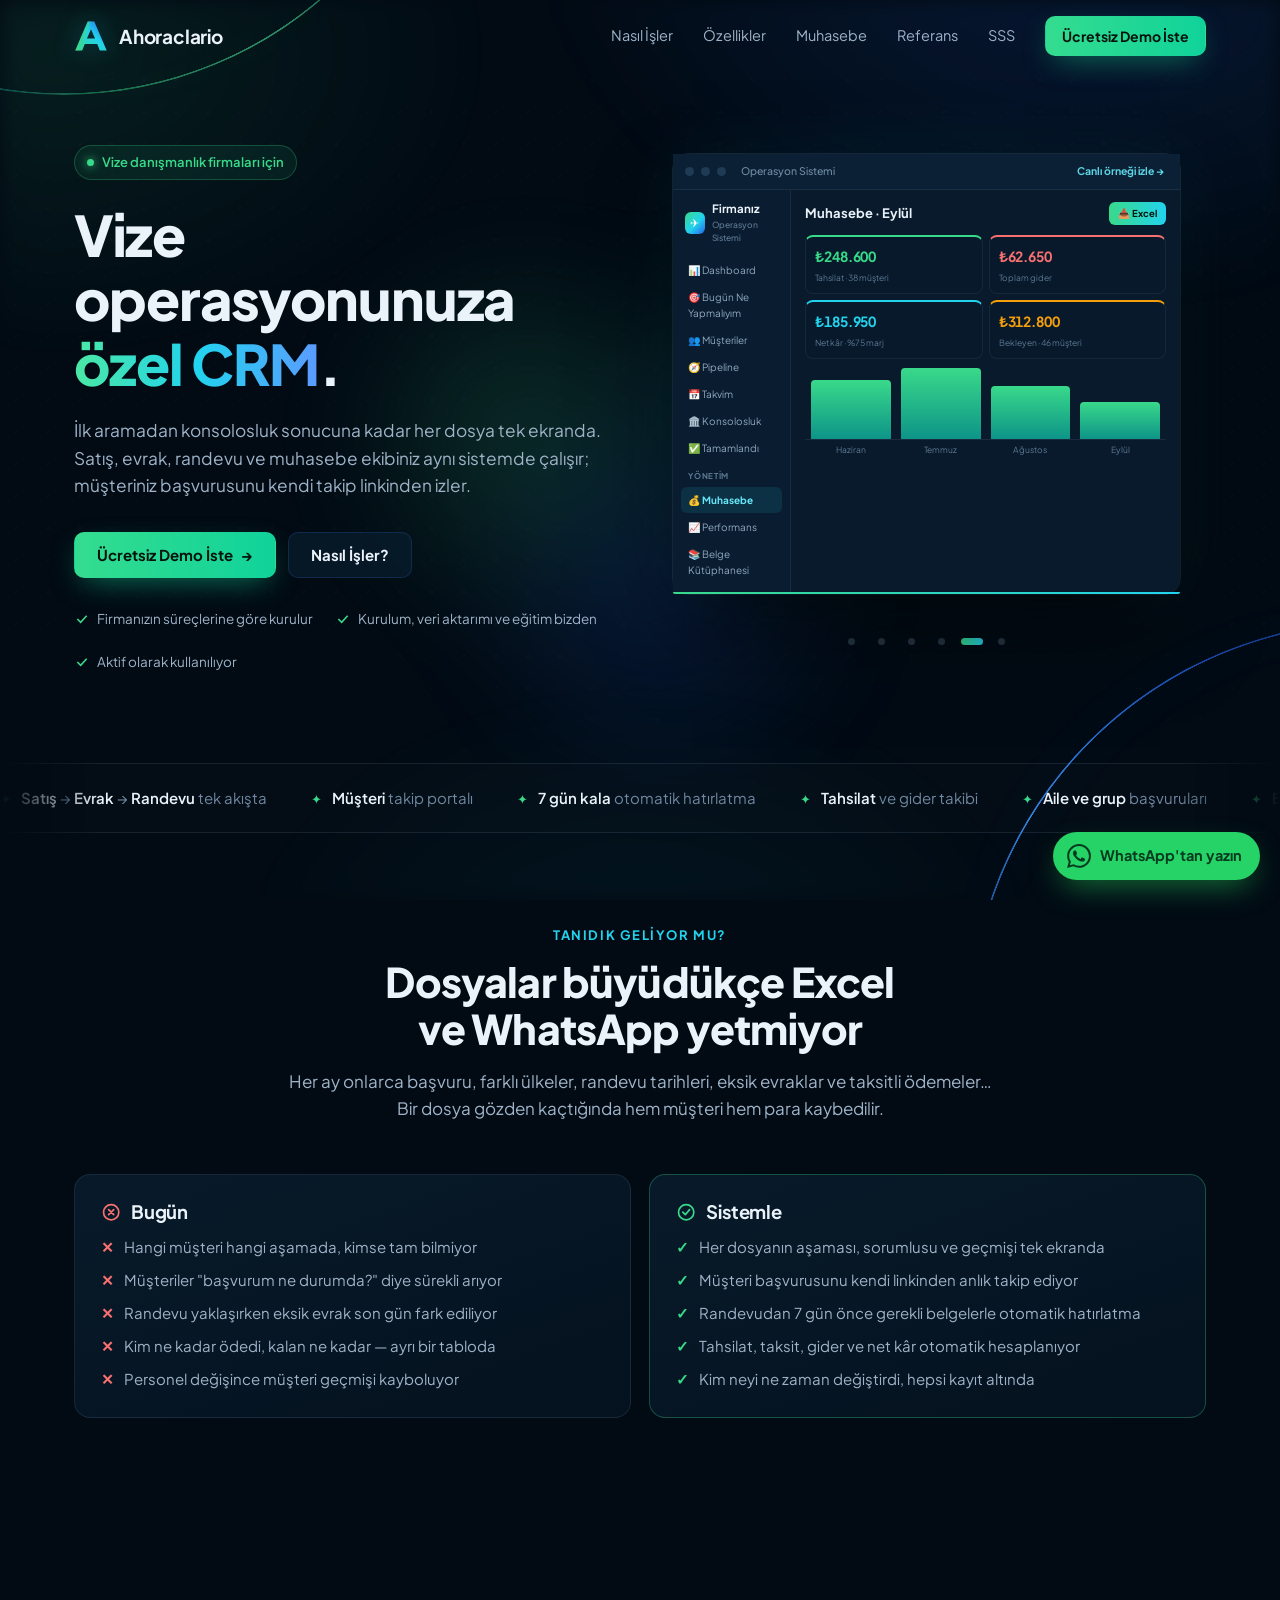
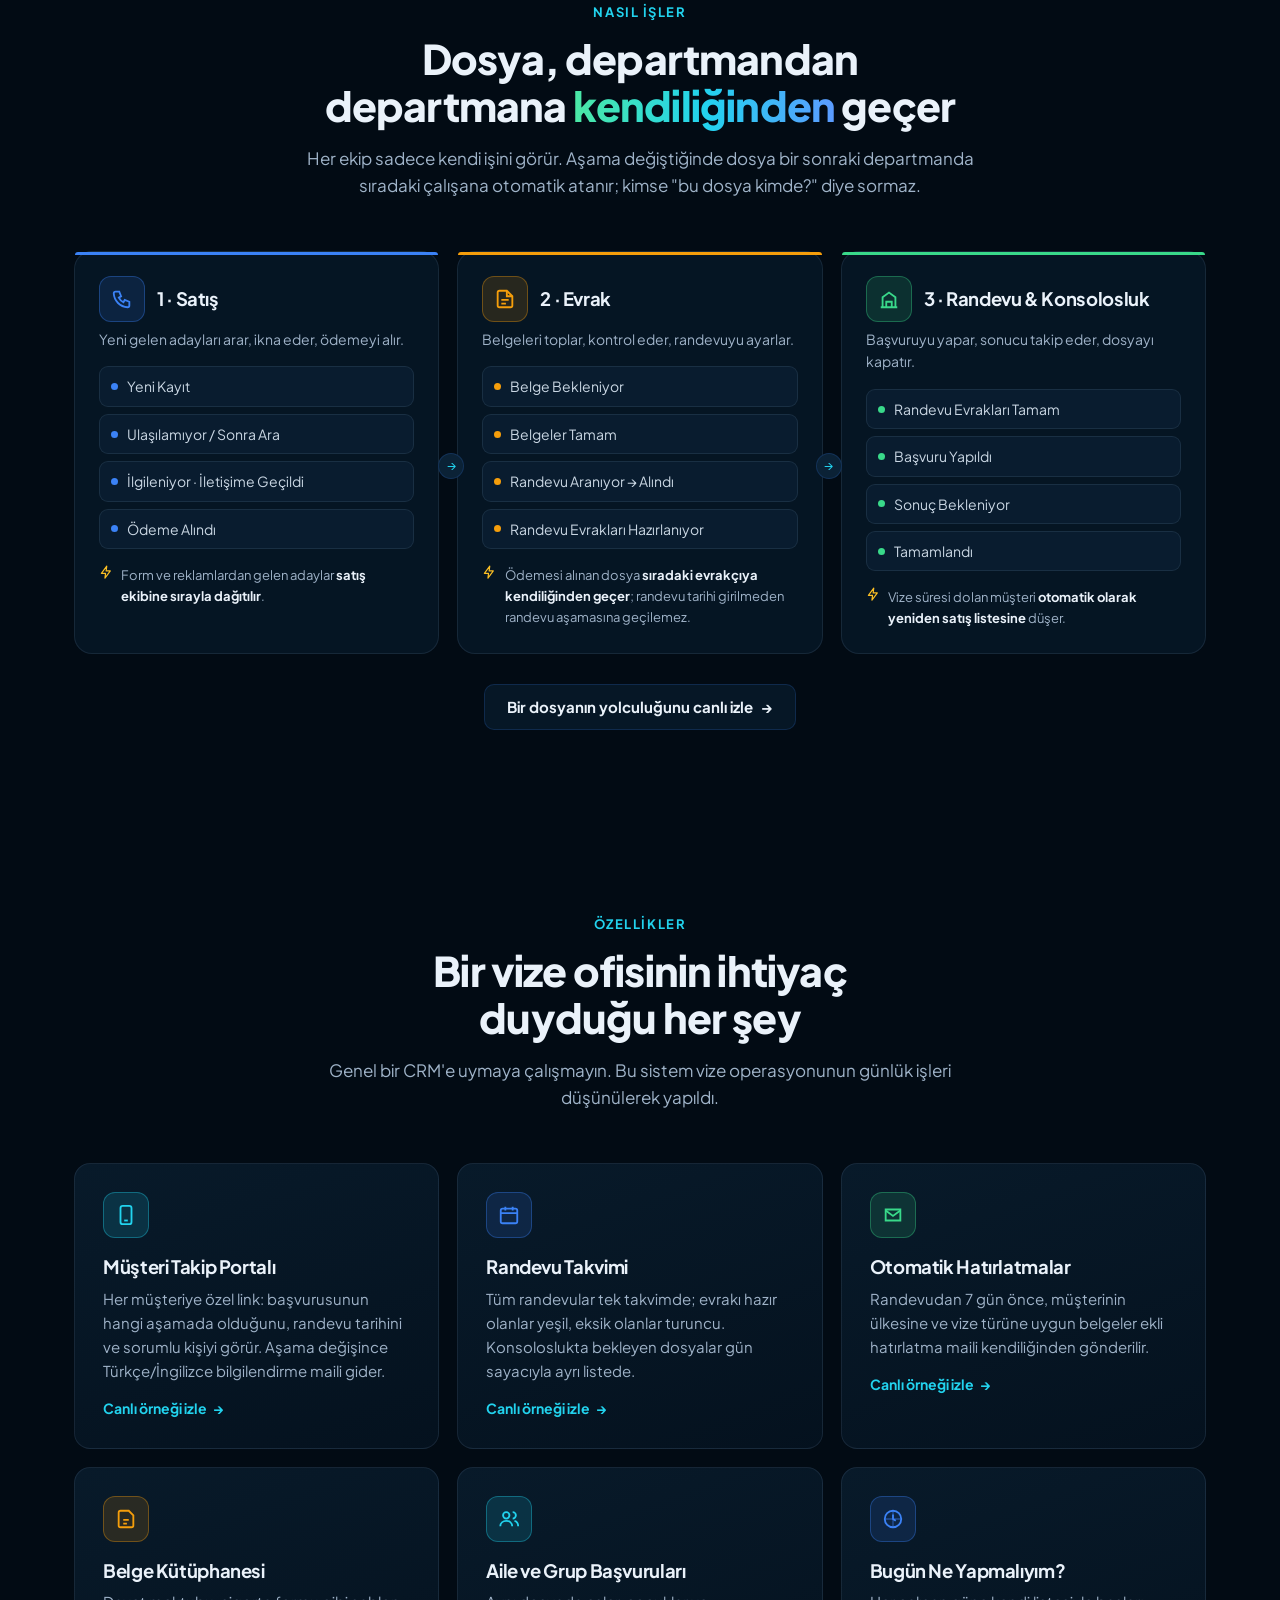
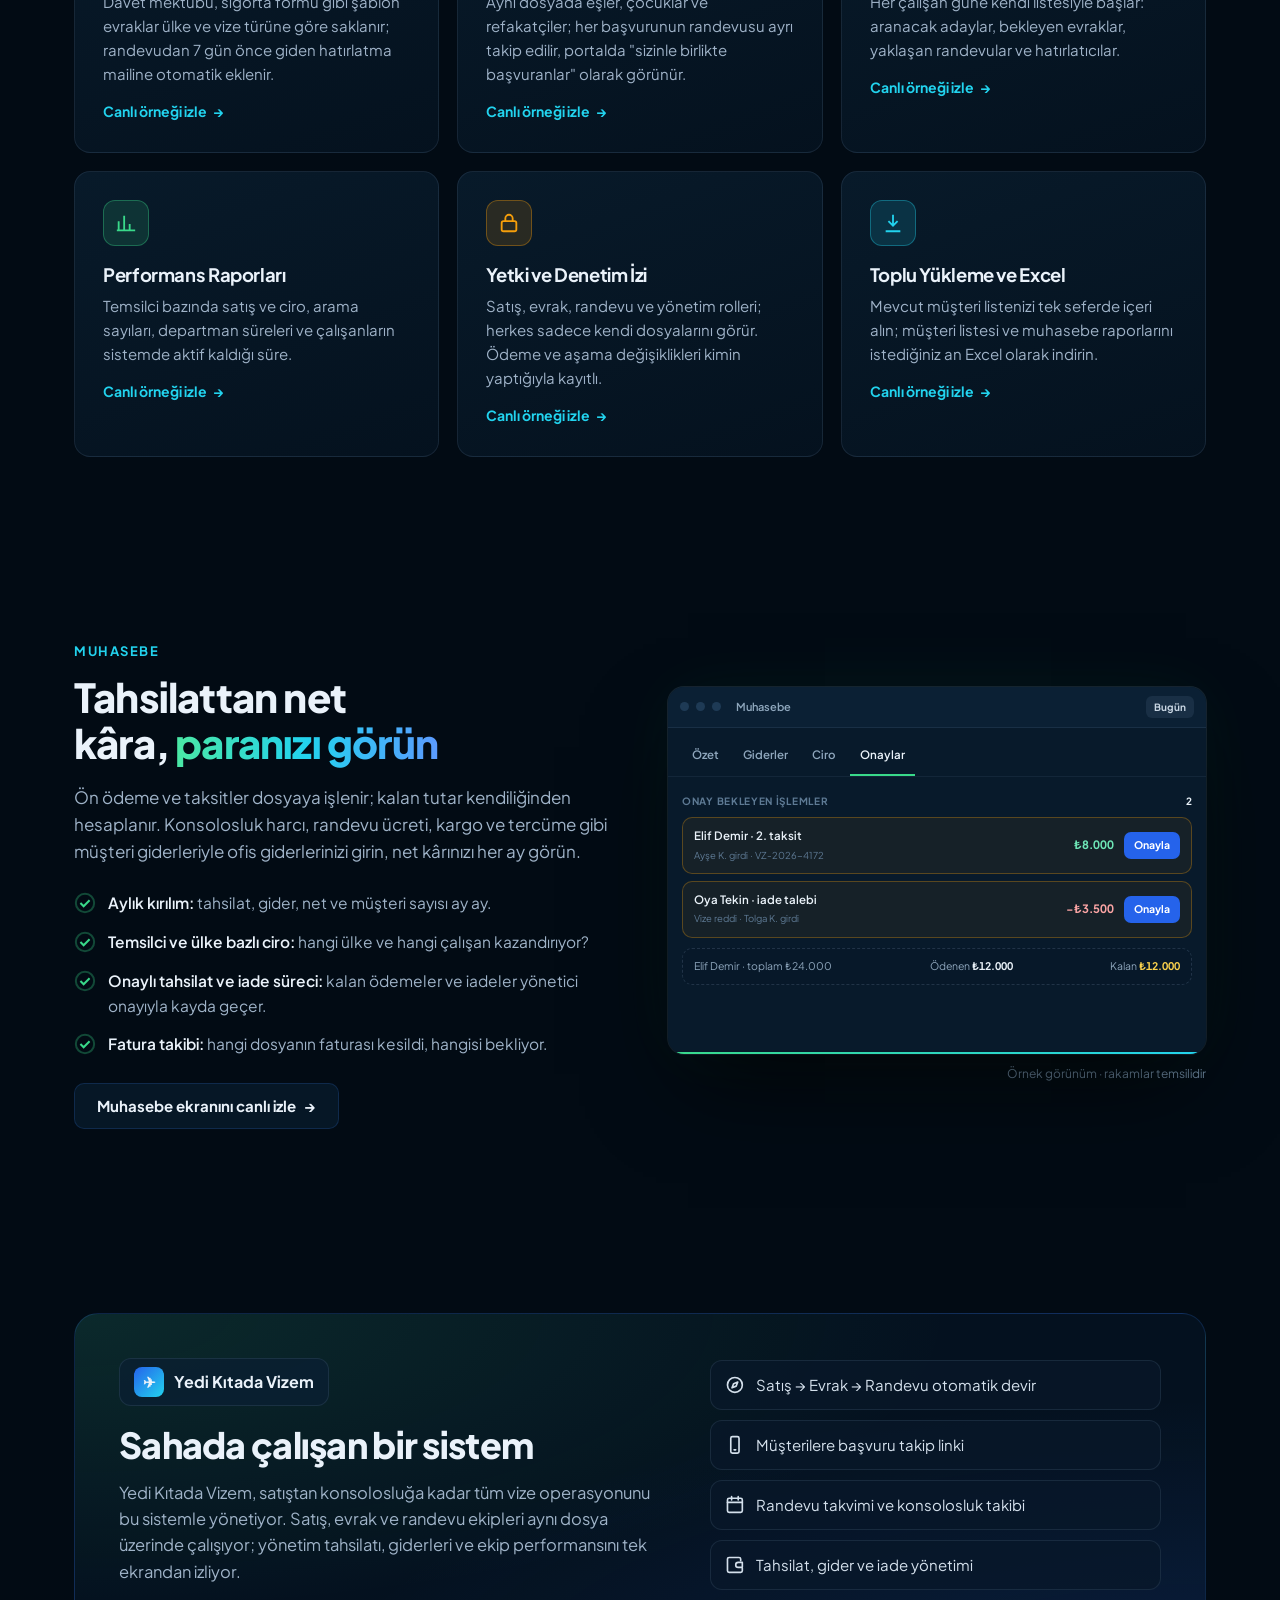
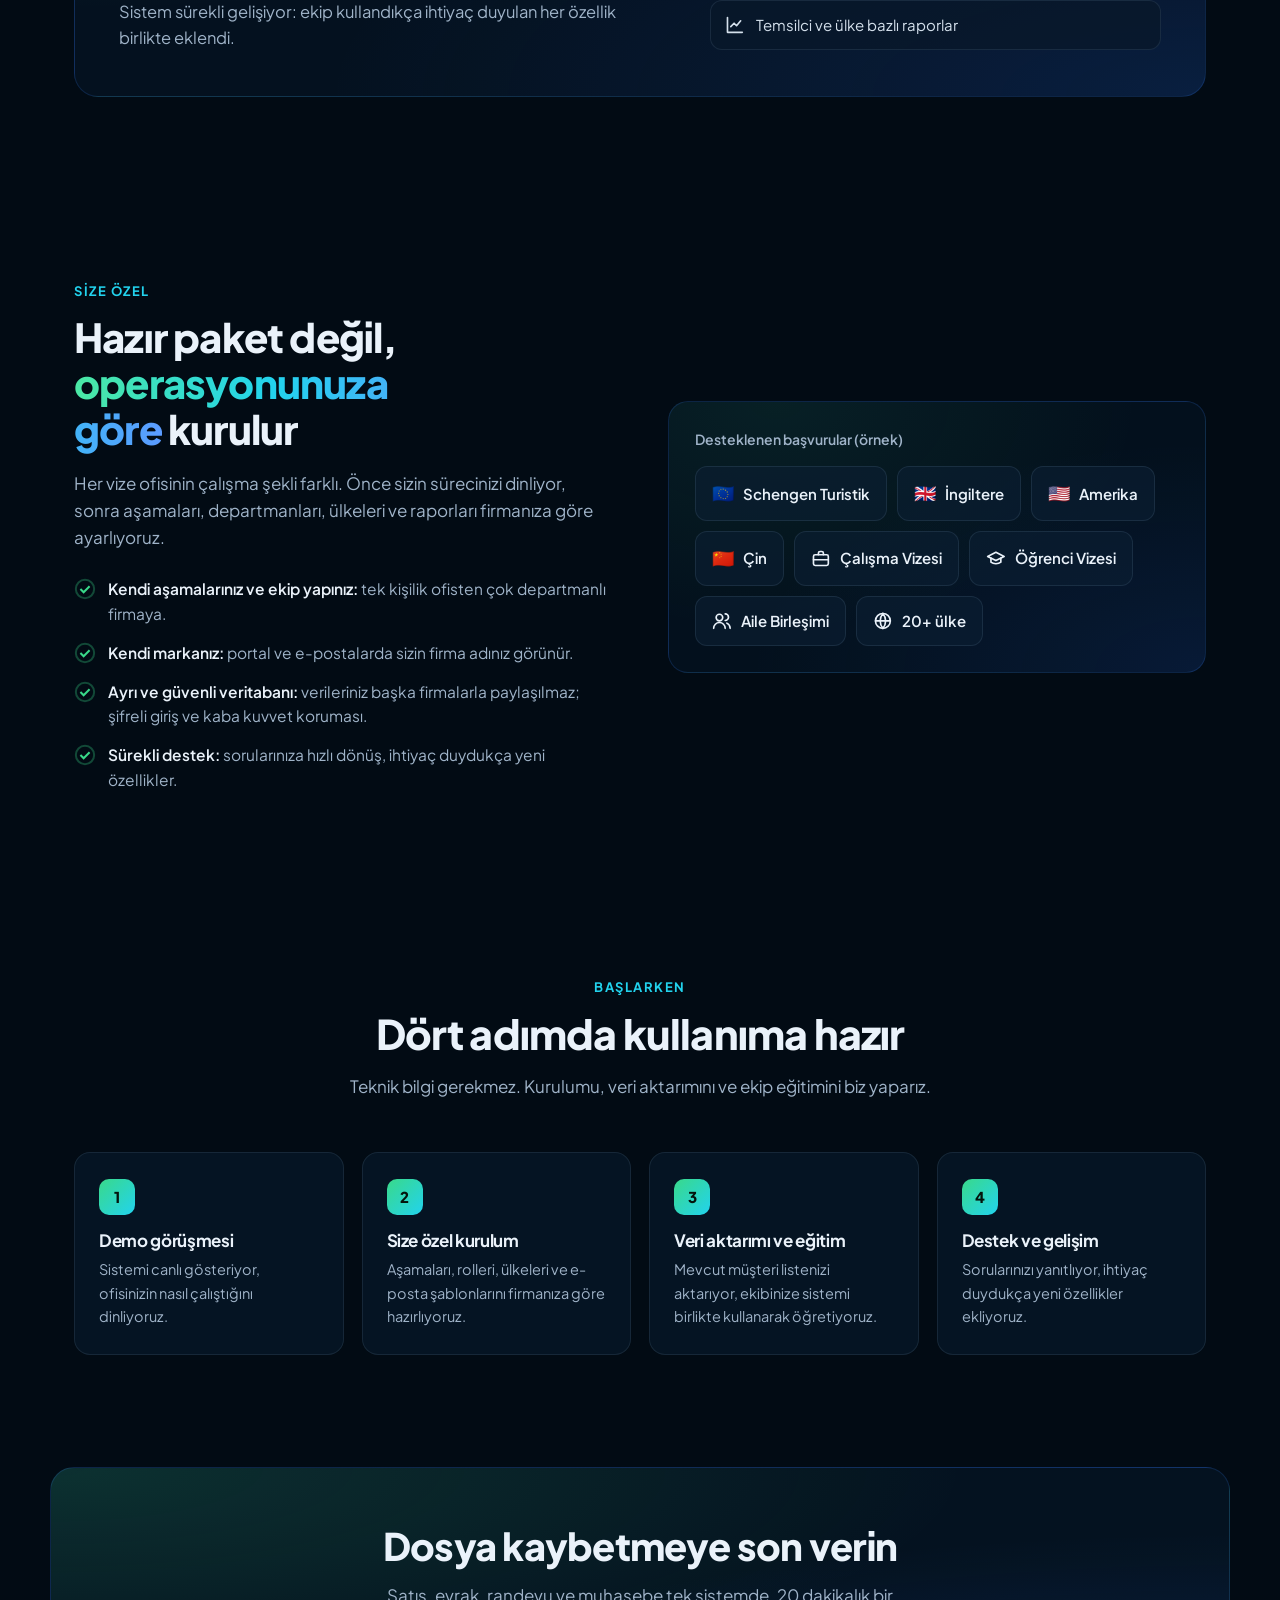
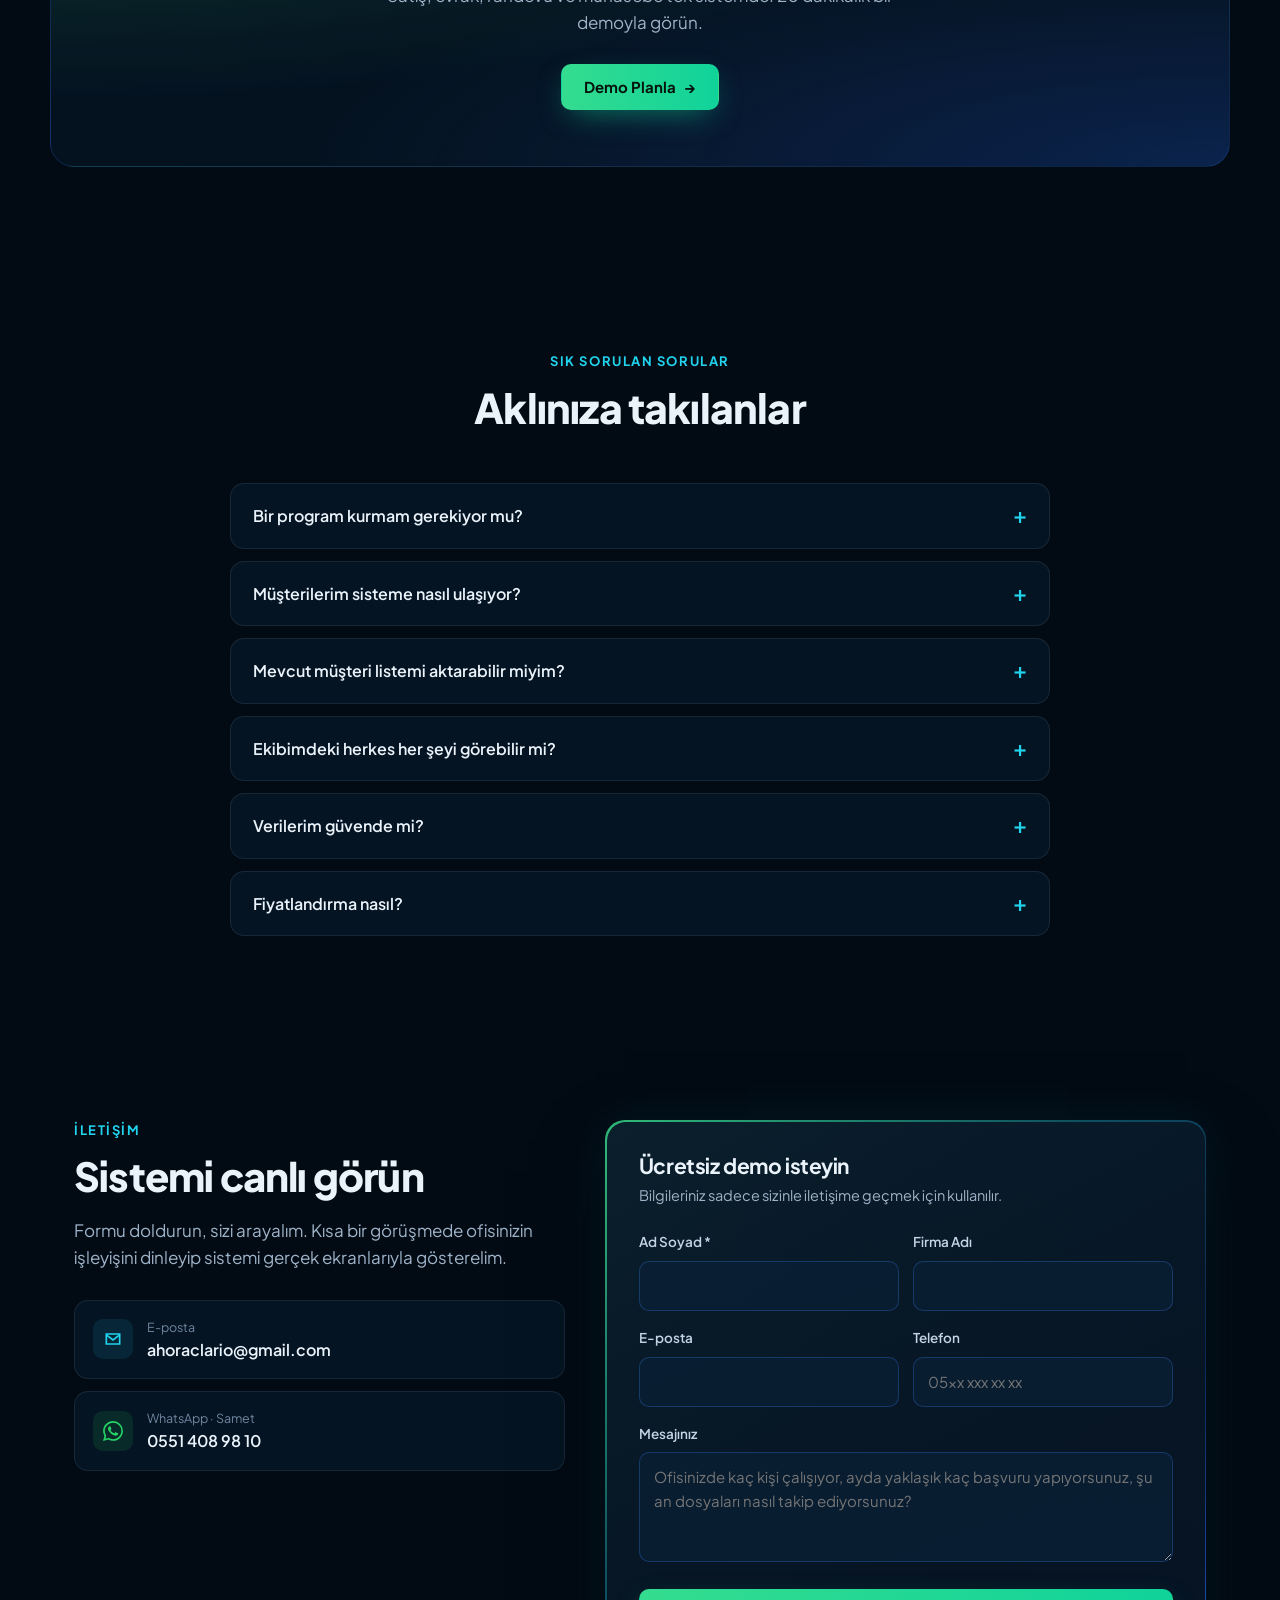
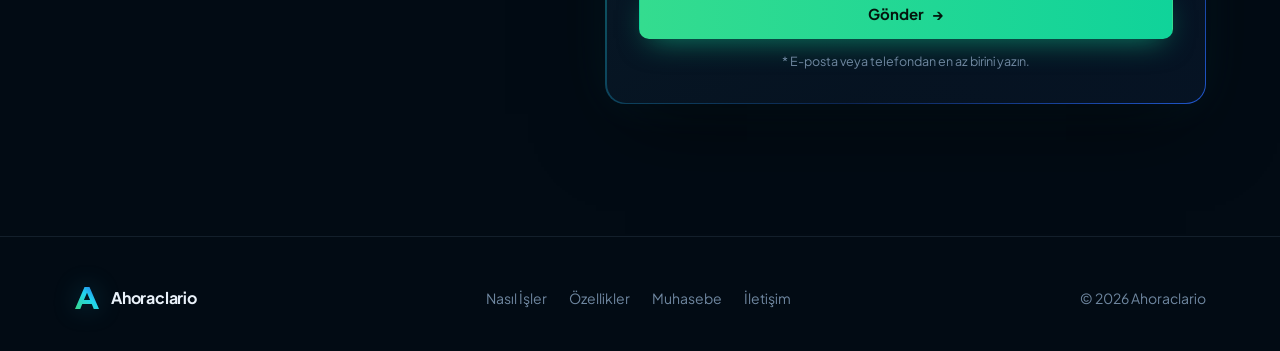
<file: index.html>
<!DOCTYPE html>
<html lang="tr">
<head>
<meta charset="UTF-8">
<meta name="viewport" content="width=device-width, initial-scale=1">
<title>Vize Danışmanlık CRM'i — Operasyonunuza Özel | Ahoraclario</title>
<meta name="description" content="Vize danışmanlık firmalarına özel CRM: satış, evrak, randevu ve muhasebe tek sistemde. Müşteri takip portalı, randevu takvimi, otomatik hatırlatma mailleri, tahsilat ve gider takibi. Operasyonunuza göre kurulur.">
<meta name="keywords" content="vize danışmanlık CRM, vize ofisi programı, vize başvuru takip, vize müşteri takip programı, randevu takip, Schengen başvuru takip, Ahoraclario">
<link rel="canonical" href="https://ahoraclario.github.io/">
<meta name="theme-color" content="#020B14">
<meta property="og:type" content="website">
<meta property="og:title" content="Vize operasyonunuza özel CRM — Ahoraclario">
<meta property="og:description" content="İlk aramadan konsolosluk sonucuna kadar her dosya tek ekranda. Satış, evrak, randevu ve muhasebe aynı sistemde.">
<meta property="og:url" content="https://ahoraclario.github.io/">
<meta property="og:locale" content="tr_TR">
<meta property="og:site_name" content="Ahoraclario">
<meta property="og:image" content="https://ahoraclario.github.io/og-image.jpg">
<meta property="og:image:width" content="1200">
<meta property="og:image:height" content="630">
<meta property="og:image:alt" content="Ahoraclario: vize operasyonunuza özel CRM">
<meta name="twitter:card" content="summary_large_image">
<meta name="twitter:title" content="Vize operasyonunuza özel CRM — Ahoraclario">
<meta name="twitter:description" content="İlk aramadan konsolosluk sonucuna kadar her dosya tek ekranda. Satış, evrak, randevu ve muhasebe aynı sistemde.">
<meta name="twitter:image" content="https://ahoraclario.github.io/og-image.jpg">
<link rel="icon" href="data:image/svg+xml,%3Csvg xmlns='http://www.w3.org/2000/svg' viewBox='0 0 52 52'%3E%3Cdefs%3E%3ClinearGradient id='g' x1='0' y1='1' x2='1' y2='0'%3E%3Cstop offset='0' stop-color='%2339D98A'/%3E%3Cstop offset='.55' stop-color='%2322D3EE'/%3E%3Cstop offset='1' stop-color='%232563EB'/%3E%3C/linearGradient%3E%3C/defs%3E%3Cpath d='M21 4h10l19 44H39.5l-4-9.8H16.5l-4 9.8H2L21 4Zm5 11.5L19.8 30h12.4L26 15.5Z' fill='url(%23g)'/%3E%3C/svg%3E">
<script>
/* Windows bayrak emojilerini göstermez ("GR" yazar); gerekiyorsa bayrak fontu yüklenir.
   country-flag-emoji-polyfill (MIT, TalkJS) temel alınmıştır. */
(()=>{const f='"Twemoji Mozilla","Apple Color Emoji","Segoe UI Emoji","Segoe UI Symbol","Noto Color Emoji",sans-serif';
const t=e=>{const c=document.createElement('canvas');c.width=c.height=1;const x=c.getContext('2d',{willReadFrequently:true});x.textBaseline='top';x.font='100px '+f;x.scale(.01,.01);
const p=k=>{x.clearRect(0,0,100,100);x.fillStyle=k;x.fillText(e,0,0);return x.getImageData(0,0,1,1).data.join(',')};const w=p('#fff'),b=p('#000');return b===w&&!b.startsWith('0,0,0,')};
try{if(t('\u{1F60A}')&&!t('\u{1F1E8}\u{1F1ED}')){const s=document.createElement('style');s.textContent="@font-face{font-family:'Twemoji Country Flags';unicode-range:U+1F1E6-1F1FF,U+1F3F4,U+E0062-E0063,U+E0065,U+E0067,U+E006C,U+E006E,U+E0073-E0074,U+E0077,U+E007F;src:url('https://cdn.jsdelivr.net/npm/country-flag-emoji-polyfill@0.1.10/dist/TwemojiCountryFlags.woff2') format('woff2');font-display:swap}";document.head.appendChild(s)}}catch(e){}})();
</script>
<link rel="preconnect" href="https://fonts.googleapis.com">
<link rel="preconnect" href="https://fonts.gstatic.com" crossorigin>
<link href="https://fonts.googleapis.com/css2?family=Plus+Jakarta+Sans:wght@400;500;600;700;800&display=swap" rel="stylesheet">
<script type="application/ld+json">
{"@context":"https://schema.org","@type":"Organization","name":"Ahoraclario","url":"https://ahoraclario.github.io/","email":"ahoraclario@gmail.com","telephone":"+90 551 408 98 10","description":"Vize danışmanlık firmalarına özel CRM ve operasyon sistemleri kurar.","areaServed":"TR"}
</script>
<link rel="stylesheet" href="site.css?v=20260930d">
<style>
/* Hero ekranı: sitenin koyu temasına uyumlu görünüm */
.app.dark{background:#081A2B;color:#C9D6E3;box-shadow:0 40px 90px -20px rgba(0,0,0,.75),0 0 0 1px rgba(148,178,210,.14),0 0 70px rgba(34,211,238,.07)}
.app.dark .app-top{background:#0B2034;border-bottom-color:rgba(148,178,210,.1)}
.app.dark .app-top i{background:#1E3A55}
.app.dark .app-top b{color:#6F8AA3}
.app.dark .app-side{background:#0A1D30;border-right-color:rgba(148,178,210,.1)}
.app.dark .app-logo span{background:linear-gradient(135deg,#39D98A,#22D3EE 55%,#2563EB)}
.app.dark .app-logo b{color:#EAF2F9}
.app.dark .app-logo small,.app.dark .app-nav h5{color:#5E7A94}
.app.dark .app-nav div{color:#8FA7BD}
.app.dark .app-nav div.on{background:rgba(34,211,238,.1);color:#67E8F9}
.app.dark .app-nav em{background:rgba(248,113,113,.18);color:#FCA5A5}
.app.dark .app-h b{color:#EAF2F9}
.app.dark .app-h span{background:linear-gradient(90deg,#39D98A,#22D3EE);color:#04140C}
.app.dark .app-tbl{background:rgba(4,15,27,.55);border-color:rgba(148,178,210,.12)}
.app.dark .app-tr{grid-template-columns:minmax(0,1fr) 76px 100px 26px;gap:8px;border-bottom-color:rgba(148,178,210,.07)}
.app.dark .app-tr.hd{background:rgba(11,32,51,.6);color:#5E7A94}
.app.dark .app-tr .who{display:flex;flex-direction:column;min-width:0}
.app.dark .app-tr b{color:#EAF2F9}
.app.dark .app-tr .fn{color:#5E7A94;font-size:8.5px;margin-top:1px}
.app.dark .rep{justify-content:flex-end}
.app.dark .rep i{width:18px;height:18px;font-size:7.5px;box-shadow:0 0 0 2px #081A2B}
.app.dark .st.g{background:rgba(57,217,138,.14);color:#6EE7B7}
.app.dark .st.b{background:rgba(59,130,246,.17);color:#93C5FD}
.app.dark .st.a{background:rgba(245,158,11,.15);color:#FCD34D}
.app.dark .st.p{background:rgba(139,92,246,.18);color:#C4B5FD}
.app.dark .st.c{background:rgba(34,211,238,.14);color:#67E8F9}
@media (max-width:760px){ .app.dark .app-tr{grid-template-columns:minmax(0,1fr) 100px 22px} .app.dark .app-tr > :nth-child(2){display:none} .app.dark .app-body{grid-template-columns:1fr} .app.dark .app-side{display:none} }
/* Hero: sayfalardan kesitler, kendiliğinden kayar */
.hero-visual .app.dark{overflow:visible}
.app.dark .app-top{position:relative}
.hv-link{margin:-12px 0 -12px auto;padding:12px 4px;font-size:10.5px;font-weight:700;color:#67E8F9;text-decoration:none;opacity:.9;transition:opacity .2s}
.hv-link:hover{opacity:1;text-decoration:underline}
.app.dark .app-body{min-height:332px}
.app.dark .app-nav div[data-s]{cursor:pointer;transition:background .35s,color .35s}
.app.dark .app-nav div[data-s]:hover{color:#EAF2F9}
.app.dark .app-main{position:relative;display:grid;padding:0;overflow:hidden;border-radius:0 0 16px 0}
.hv-s{grid-area:1/1;padding:12px 14px;opacity:0;transform:translateX(18px);filter:blur(3px);transition:opacity .55s ease,transform .6s cubic-bezier(.2,.8,.2,1),filter .55s;pointer-events:none}
.hv-s.on{opacity:1;transform:none;filter:none;pointer-events:auto}
.hv-s.out{transform:translateX(-18px)}
.hv-s .hi{opacity:0;transform:translateY(6px)}
.hv-s.on .hi{animation:hvIn .5s cubic-bezier(.2,.8,.2,1) forwards;animation-delay:calc(var(--i,0) * 70ms + 120ms)}
@keyframes hvIn{to{opacity:1;transform:none}}
.hv-prog{position:absolute;left:0;right:0;bottom:0;height:2px;background:rgba(148,178,210,.08);border-radius:0 0 16px 16px;overflow:hidden}
.hv-prog i{display:block;height:100%;width:100%;transform-origin:left;transform:scaleX(0);background:linear-gradient(90deg,#39D98A,#22D3EE)}
.hv-prog i.run{animation:hvProg 5.2s linear forwards}
@keyframes hvProg{to{transform:scaleX(1)}}
@keyframes floaty{50%{translate:0 -8px}}
.hero-visual:hover .hv-prog i,.hero-visual.paused .hv-prog i{animation-play-state:paused}
.hv-sub{font-size:10px;color:#5E7A94;margin:-6px 0 9px}
/* Takvim kesiti: haftalık görünüm, her randevuda evrak durumu yazar */
.hv-cal{display:grid;gap:5px}
.hv-cal .d{display:grid;grid-template-columns:44px minmax(0,1fr);gap:8px;align-items:center;min-height:46px;padding:5px 6px;border-radius:8px;border:1px solid rgba(148,178,210,.1);background:rgba(8,25,42,.6)}
.hv-cal .d > span{display:grid;justify-items:center;font-size:14px;font-weight:800;color:#C9D6E3;line-height:1.1}
.hv-cal .d > span small{font-size:8px;font-weight:700;letter-spacing:.06em;color:#5E7A94}
.hv-cal .d.t{border-color:rgba(59,130,246,.85);box-shadow:0 0 0 1px rgba(59,130,246,.45);background:rgba(37,99,235,.08)}
.hv-cal .d.t > span{color:#93C5FD}
.hv-cal .cs{display:flex;gap:5px;min-width:0}
.hv-cal .cs em{font-style:normal;font-size:9.5px;color:#5E7A94}
.hv-cal .c{display:grid;flex:0 1 50%;min-width:0;padding:4px 7px;border-radius:6px;border-left:2px solid;font-size:10px;line-height:1.35}
.hv-cal .c b{font-weight:700;white-space:nowrap;overflow:hidden;text-overflow:ellipsis}
.hv-cal .c small{grid-area:2/1;font-size:8.5px;white-space:nowrap;overflow:hidden;text-overflow:ellipsis;opacity:.85}
.hv-cal .c.g{background:rgba(57,217,138,.12);border-color:#39D98A;color:#6EE7B7}
.hv-cal .c.o{background:rgba(245,158,11,.12);border-color:#F59E0B;color:#FCD34D}
.hv-s.on .hv-cal .c.f{animation:hvFlip .6s 1.6s both}
.hv-s.on .hv-cal .c.f .s1{animation:hvOut .3s 1.6s both}
.hv-s.on .hv-cal .c.f .s2{animation:hvIn2 .3s 1.8s both}
.hv-cal .c.f .s2{opacity:0}
@keyframes hvFlip{to{background:rgba(57,217,138,.2);border-color:#39D98A;color:#6EE7B7;box-shadow:0 0 10px rgba(57,217,138,.45)}}
@keyframes hvOut{to{opacity:0}}
@keyframes hvIn2{to{opacity:.85}}
.hv-leg{display:flex;gap:10px;font-size:9px;color:#8FA7BD;font-weight:500}
.app.dark .app-h .hv-leg span{background:none;color:#8FA7BD;padding:0;font-weight:500;font-size:9px}
.app.dark .app-h span.nt{background:rgba(148,178,210,.12);color:#C9D6E3}
.hv-leg i{display:inline-block;width:7px;height:7px;border-radius:50%;margin-right:4px;vertical-align:0}
/* Liste kesitleri */
.hv-g{font-size:10px;font-weight:700;color:#EAF2F9;display:flex;align-items:center;gap:6px;margin:6px 0 5px}
.hv-g::before{content:'';width:8px;height:8px;border-radius:50%;background:var(--c);box-shadow:0 0 8px var(--c)}
.hv-r{display:grid;grid-template-columns:minmax(0,1fr) auto;gap:8px;align-items:center;padding:7px 9px;margin-bottom:5px;border-radius:8px;border:1px solid rgba(148,178,210,.1);border-left:3px solid var(--c,rgba(148,178,210,.2));background:rgba(8,25,42,.6);font-size:10px;color:#8FA7BD}
.hv-r b{color:#EAF2F9;font-weight:600;font-size:10.5px}
.hv-r small{display:block;font-size:9px;color:#5E7A94}
.hv-d{display:flex;align-items:center;gap:5px;font-weight:800;font-size:11px;color:#C9D6E3;font-variant-numeric:tabular-nums}
.hv-d::before{content:'';width:7px;height:7px;border-radius:50%;background:var(--c,#5E7A94);box-shadow:0 0 6px var(--c,transparent)}
/* Muhasebe kesiti */
.hv-kpi{display:grid;grid-template-columns:1fr 1fr;gap:6px;margin-bottom:9px}
.hv-kpi div{padding:8px 9px;border-radius:8px;border:1px solid rgba(148,178,210,.1);border-top:2px solid var(--c);background:rgba(8,25,42,.6)}
.hv-kpi b{display:block;font-size:14px;color:var(--c);font-variant-numeric:tabular-nums;letter-spacing:-.01em}
.hv-kpi small{font-size:8.5px;color:#5E7A94}
.hv-bars{display:grid;grid-template-columns:repeat(4,1fr);gap:10px;align-items:end;height:72px;padding:0 6px;border-bottom:1px solid rgba(148,178,210,.12)}
.hv-bars span{display:flex;flex-direction:column;justify-content:flex-end;height:100%;gap:2px}
.hv-bars i{display:block;border-radius:4px 4px 0 0;background:linear-gradient(180deg,#39D98A,#0D9488);transform-origin:bottom;transform:scaleY(0)}
.hv-s.on .hv-bars i{animation:hvBar .7s cubic-bezier(.2,.8,.2,1) forwards;animation-delay:calc(var(--i) * 90ms + 300ms)}
@keyframes hvBar{to{transform:scaleY(1)}}
.hv-bl{display:grid;grid-template-columns:repeat(4,1fr);gap:10px;padding:3px 6px 0;font-size:8.5px;color:#5E7A94;text-align:center}
/* Performans kesiti */
.hv-p{display:grid;grid-template-columns:86px minmax(0,1fr) 26px;gap:8px;align-items:center;padding:7px 2px;border-bottom:1px solid rgba(148,178,210,.07);font-size:10px;color:#C9D6E3}
.hv-p small{display:block;font-size:8.5px;color:#5E7A94}
.hv-p .bar{height:8px;border-radius:5px;background:rgba(148,178,210,.1);overflow:hidden}
.hv-p .bar i{display:block;height:100%;width:var(--w);border-radius:5px;background:linear-gradient(90deg,#3B82F6,#22D3EE);transform-origin:left;transform:scaleX(0)}
.hv-s.on .hv-p .bar i{animation:hvBarX .8s cubic-bezier(.2,.8,.2,1) forwards;animation-delay:calc(var(--i) * 90ms + 250ms)}
@keyframes hvBarX{to{transform:scaleX(1)}}
.hv-p b{text-align:right;color:#60A5FA;font-weight:800;font-variant-numeric:tabular-nums}
/* Bildirim kartı ve noktalar */
.hv-toast{position:absolute;right:-22px;bottom:22px;z-index:3;animation:floaty 6s ease-in-out infinite;display:flex;gap:10px;align-items:center;max-width:250px;padding:10px 14px 10px 11px;border-radius:12px;background:rgba(11,34,54,.92);-webkit-backdrop-filter:blur(10px);backdrop-filter:blur(10px);border:1px solid rgba(57,217,138,.4);box-shadow:0 20px 44px rgba(0,0,0,.55);font-size:11.5px;color:#EAF2F9;transition:opacity .35s,transform .45s cubic-bezier(.2,.8,.2,1)}
.hv-toast.swap{opacity:0;transform:translateY(10px)}
.hv-toast .ic{width:28px;height:28px;flex-shrink:0;border-radius:8px;display:grid;place-items:center;background:rgba(57,217,138,.15);color:#39D98A;font-size:13px;font-weight:800}
.hv-toast b{font-weight:600}
.hv-toast small{display:block;color:#5E7A94;font-size:10px;margin-top:1px}
.hv-dots{display:flex;justify-content:center;gap:0;margin-top:26px}
.hv-dots button{width:30px;height:44px;padding:0;border:0;background:none;cursor:pointer;display:grid;place-items:center}
.hv-dots button::before{content:"";width:7px;height:7px;border-radius:4px;background:rgba(148,178,210,.25);transition:width .35s,background .35s}
.hv-dots button.on::before{width:22px;background:linear-gradient(90deg,#39D98A,#22D3EE)}
.hv-dots button:focus-visible{outline:2px solid #22D3EE;outline-offset:-6px;border-radius:8px}
@media (max-width:760px){ .hv-toast{position:relative;right:auto;bottom:auto;margin:14px auto 0;max-width:none;width:fit-content} .hv-dots{margin-top:12px} .hv-p{grid-template-columns:70px minmax(0,1fr) 24px} }
@media (prefers-reduced-motion:reduce){ .hv-s,.hv-toast{transition:none;animation:none} .hv-s.on .hi,.hv-s.on .hv-bars i,.hv-s.on .hv-p .bar i{animation:none;opacity:1;transform:none} }

/* Ana sayfa · muhasebe vitrini (koyu, kendiliğinden geçer) */
.mx{position:relative;border-radius:16px;overflow:hidden;background:#081A2B;box-shadow:0 40px 90px -20px rgba(0,0,0,.75),0 0 0 1px rgba(148,178,210,.14),0 0 70px rgba(57,217,138,.06)}
.mx-top{display:flex;align-items:center;gap:7px;padding:9px 12px;background:#0B2034;border-bottom:1px solid rgba(148,178,210,.1)}
.mx-top i{width:9px;height:9px;border-radius:50%;background:#1E3A55}
.mx-top b{margin-left:8px;font-weight:600;color:#8FA7BD;font-size:11px}
.mx-per{margin-left:auto;font-size:10px;font-weight:700;color:#C9D6E3;padding:3px 8px;border-radius:6px;background:rgba(148,178,210,.1)}
.mx-tabs{display:flex;gap:4px;padding:10px 14px 0}
.mx-tabs button{font:inherit;font-size:11.5px;font-weight:600;color:#8FA7BD;background:none;border:0;padding:8px 10px 10px;cursor:pointer;border-bottom:2px solid transparent;transition:color .3s,border-color .3s}
.mx-tabs button.on{color:#EAF2F9;border-color:#39D98A}
.mx-tabs button:hover{color:#EAF2F9}
.mx-body{display:grid;min-height:252px;border-top:1px solid rgba(148,178,210,.08)}
.mx-s{grid-area:1/1;padding:14px;opacity:0;transform:translateX(16px);filter:blur(3px);transition:opacity .5s,transform .55s cubic-bezier(.2,.8,.2,1),filter .5s;pointer-events:none}
.mx-s.on{opacity:1;transform:none;filter:none;pointer-events:auto}
.mx-kpi{display:grid;grid-template-columns:repeat(3,1fr);gap:8px;margin-bottom:12px}
.mx-kpi div{padding:10px 11px;border-radius:10px;background:rgba(8,25,42,.7);border:1px solid rgba(148,178,210,.1);border-top:2px solid var(--c)}
.mx-kpi small{display:block;font-size:10px;color:#8FA7BD}
.mx-kpi b{display:block;font-size:18px;color:var(--c);letter-spacing:-.01em;font-variant-numeric:tabular-nums;margin:2px 0}
.mx-kpi em{font-style:normal;font-size:9.5px;color:#5E7A94}
.mx-h{display:flex;justify-content:space-between;font-size:10px;font-weight:700;letter-spacing:.07em;text-transform:uppercase;color:#5E7A94;margin:2px 0 8px}
.mx-h span{color:#EAF2F9;letter-spacing:0}
.mx-r{display:grid;grid-template-columns:104px minmax(0,1fr) 78px;gap:10px;align-items:center;padding:5px 0;font-size:11.5px;color:#C9D6E3}
.mx-r b{text-align:right;color:#EAF2F9;font-variant-numeric:tabular-nums;font-weight:600}
.mx .bar{height:8px;border-radius:5px;background:rgba(148,178,210,.1);overflow:hidden}
.mx .bar i{display:block;height:100%;width:var(--w);border-radius:5px;background:linear-gradient(90deg,#0D9488,#39D98A);transform-origin:left;transform:scaleX(0)}
.mx .bar.r i{background:linear-gradient(90deg,#DC2626,#F87171)}
.mx-s.on .bar i{animation:mxBar .8s cubic-bezier(.2,.8,.2,1) forwards}
.mx-s.on .mx-r:nth-child(2) .bar i{animation-delay:.08s}.mx-s.on .mx-r:nth-child(3) .bar i{animation-delay:.16s}.mx-s.on .mx-r:nth-child(4) .bar i{animation-delay:.24s}.mx-s.on .mx-r:nth-child(5) .bar i{animation-delay:.32s}.mx-s.on .mx-r:nth-child(6) .bar i{animation-delay:.4s}
@keyframes mxBar{to{transform:scaleX(1)}}
.mx-2{display:grid;grid-template-columns:1fr 1fr;gap:16px}
.mx-p{display:grid;grid-template-columns:24px minmax(0,1fr) auto;gap:8px;align-items:center;padding:6px 0;border-bottom:1px solid rgba(148,178,210,.07);font-size:11.5px;color:#EAF2F9;opacity:0;transform:translateY(6px)}
.mx-s.on .mx-p{animation:mxIn .45s cubic-bezier(.2,.8,.2,1) forwards}
.mx-s.on .mx-p:nth-child(3){animation-delay:.08s}.mx-s.on .mx-p:nth-child(4){animation-delay:.16s}
@keyframes mxIn{to{opacity:1;transform:none}}
.mx-p small{display:block;font-size:9.5px;color:#5E7A94}
.mx-p b{color:#6EE7B7;font-variant-numeric:tabular-nums;font-size:11.5px}
.mx-p .av{width:24px;height:24px;border-radius:50%;display:grid;place-items:center;font-size:8.5px;font-weight:800;color:#fff;background:var(--c)}
.mx-p .fl{font-size:16px;text-align:center}
.mx-foot{margin:10px 0 0;font-size:10px;color:#5E7A94}
.mx-ap{display:grid;grid-template-columns:minmax(0,1fr) auto auto;gap:10px;align-items:center;padding:9px 11px;margin-bottom:7px;border-radius:10px;border:1px solid rgba(245,158,11,.3);background:rgba(245,158,11,.06);font-size:11.5px;transition:background .4s,border-color .4s}
.mx-ap b{display:block;color:#EAF2F9;font-weight:600}.mx-ap small{font-size:9.5px;color:#5E7A94}
.mx-ap strong{color:#6EE7B7;font-variant-numeric:tabular-nums}.mx-ap strong.neg{color:#FCA5A5}
.mx-ap .go{font-size:10.5px;font-weight:700;padding:5px 10px;border-radius:7px;background:#2563EB;color:#fff;transition:all .3s}
.mx-ap.press .go{transform:scale(.92);box-shadow:0 0 0 4px rgba(37,99,235,.3)}
.mx-ap.ok{border-color:rgba(57,217,138,.4);background:rgba(57,217,138,.08)}
.mx-ap.ok .go{background:rgba(57,217,138,.15);color:#6EE7B7}
.mx-led{display:flex;justify-content:space-between;gap:8px;flex-wrap:wrap;margin-top:10px;padding:9px 11px;border-radius:10px;background:rgba(8,25,42,.7);border:1px dashed rgba(148,178,210,.18);font-size:10.5px;color:#8FA7BD}
.mx-led b{color:#EAF2F9;font-variant-numeric:tabular-nums}.mx-led b.warn{color:#FCD34D}.mx-led b.ok{color:#6EE7B7}
.mx-led b.flash{animation:mxFlash 1s}
@keyframes mxFlash{0%{text-shadow:0 0 12px currentColor}}
.mx-prog{height:2px;background:rgba(148,178,210,.08)}
.mx-prog i{display:block;height:100%;transform-origin:left;transform:scaleX(0);background:linear-gradient(90deg,#39D98A,#22D3EE)}
.mx-prog i.run{animation:hvProg 6s linear forwards}
.mx:hover .mx-prog i,.mx.paused .mx-prog i{animation-play-state:paused}
@media (max-width:760px){ .mx-kpi b{font-size:14px} .mx-r{grid-template-columns:80px minmax(0,1fr) 70px} .mx-2{grid-template-columns:1fr} .mx-body{min-height:0} .mx-2 > div:last-child{display:none} }
@media (prefers-reduced-motion:reduce){ .mx-s{transition:none} .mx-s.on .bar i,.mx-s.on .mx-p{animation:none;transform:none;opacity:1} }
</style>
<script type="application/ld+json">
{"@context": "https://schema.org", "@type": "FAQPage", "mainEntity": [{"@type": "Question", "name": "Bir program kurmam gerekiyor mu?", "acceptedAnswer": {"@type": "Answer", "text": "Hayır. Sistem tarayıcıda çalışır; ofisten, evden ve telefondan internet olan her yerden giriş yapılabilir."}}, {"@type": "Question", "name": "Müşterilerim sisteme nasıl ulaşıyor?", "acceptedAnswer": {"@type": "Answer", "text": "Müşterileriniz CRM'e giriş yapmaz. Her müşteriye özel, süreli bir takip linki gönderilir; bu linkten sadece kendi başvurusunun durumunu, randevu bilgisini ve sorumlu kişiyi görür."}}, {"@type": "Question", "name": "Mevcut müşteri listemi aktarabilir miyim?", "acceptedAnswer": {"@type": "Answer", "text": "Evet. Excel listelerinizi toplu yükleme ile aktarırız; müşteriler aşamalarıyla birlikte sisteme yerleşir."}}, {"@type": "Question", "name": "Ekibimdeki herkes her şeyi görebilir mi?", "acceptedAnswer": {"@type": "Answer", "text": "Hayır, rollere göre ayarlanır. Satış temsilcisi kendi adaylarını, evrak ve randevu ekibi kendi aşamalarındaki dosyaları görür; muhasebe ve raporlar yöneticiye açıktır."}}, {"@type": "Question", "name": "Verilerim güvende mi?", "acceptedAnswer": {"@type": "Answer", "text": "Her firmanın verisi ayrı bir veritabanında tutulur. Şifreler özel olarak şifrelenerek saklanır, hatalı girişlerde hesap geçici olarak kilitlenir ve önemli değişiklikler kimin yaptığıyla birlikte kayıt altına alınır."}}, {"@type": "Question", "name": "Fiyatlandırma nasıl?", "acceptedAnswer": {"@type": "Answer", "text": "Her kurulum firmanın ekip büyüklüğüne ve ihtiyaçlarına göre hazırlandığı için fiyatı demo görüşmesinden sonra size özel olarak sunuyoruz."}}]}
</script>
</head>
<body>

<div class="bg" aria-hidden="true">
  <div class="bg-glow"></div><div class="bg-grid"></div>
  <div class="arc arc-tl"><i></i></div><div class="arc arc-br"><i></i></div>
</div>

<header class="nav" id="nav">
  <div class="wrap">
    <a href="#" class="brand" aria-label="Ahoraclario ana sayfa">
      <svg viewBox="0 0 52 52" aria-hidden="true"><defs><linearGradient id="bA" x1="0" y1="1" x2="1" y2="0"><stop offset="0" stop-color="#39D98A"/><stop offset=".55" stop-color="#22D3EE"/><stop offset="1" stop-color="#2563EB"/></linearGradient></defs><path d="M21 4h10l19 44H39.5l-4-9.8H16.5l-4 9.8H2L21 4Zm5 11.5L19.8 30h12.4L26 15.5Z" fill="url(#bA)"/><path d="M2 48 21 4h5L8.5 48Z" fill="#39D98A" opacity=".55"/></svg>
      Ahoraclario
    </a>
    <nav class="nav-links" id="navLinks" aria-label="Ana menü">
      <a href="#akis">Nasıl İşler</a>
      <a href="#ozellikler">Özellikler</a>
      <a href="#muhasebe">Muhasebe</a>
      <a href="#referans">Referans</a>
      <a href="#sss">SSS</a>
      <a href="#iletisim" class="btn btn-primary btn-sm">Ücretsiz Demo İste</a>
    </nav>
    <button class="menu-btn" id="menuBtn" aria-label="Menüyü aç" aria-expanded="false" aria-controls="navLinks">
      <svg width="20" height="20" viewBox="0 0 24 24" fill="none" stroke="currentColor" stroke-width="2"><path d="M4 7h16M4 12h16M4 17h16"/></svg>
    </button>
  </div>
</header>

<main>
<section class="hero" aria-labelledby="h-hero">
  <div class="wrap">
    <div>
      <span class="eyebrow"><span class="dot"></span>Vize danışmanlık firmaları için</span>
      <h1 id="h-hero">Vize operasyonunuza <span class="grad">özel CRM</span>.</h1>
      <p class="lead">İlk aramadan konsolosluk sonucuna kadar her dosya tek ekranda. Satış, evrak, randevu ve muhasebe ekibiniz aynı sistemde çalışır; müşteriniz başvurusunu kendi takip linkinden izler.</p>
      <div class="hero-ctas">
        <a href="#iletisim" class="btn btn-primary">Ücretsiz Demo İste <span aria-hidden="true">→</span></a>
        <a href="#akis" class="btn btn-ghost">Nasıl İşler?</a>
      </div>
      <div class="hero-points">
        <span><svg viewBox="0 0 24 24" fill="none" stroke="currentColor" stroke-width="2.4"><path d="m5 12 5 5 9-10"/></svg>Firmanızın süreçlerine göre kurulur</span>
        <span><svg viewBox="0 0 24 24" fill="none" stroke="currentColor" stroke-width="2.4"><path d="m5 12 5 5 9-10"/></svg>Kurulum, veri aktarımı ve eğitim bizden</span>
        <span><svg viewBox="0 0 24 24" fill="none" stroke="currentColor" stroke-width="2.4"><path d="m5 12 5 5 9-10"/></svg>Aktif olarak kullanılıyor</span>
      </div>
    </div>

    <div class="hero-visual" id="hv">
      <div class="app dark" role="region" aria-roledescription="carousel" aria-label="Sistem ekranlarından örnekler">
        <div class="app-top"><i></i><i></i><i></i><b>Operasyon Sistemi</b><a class="hv-link" id="hvLink" href="is-akisi.html">Canlı örneği izle →</a></div>
        <div class="app-body">
          <div class="app-side">
            <div class="app-logo"><span>✈</span><div><b>Firmanız</b><small>Operasyon Sistemi</small></div></div>
            <div class="app-nav">
              <div>📊 Dashboard</div><div data-s="2">🎯 Bugün Ne Yapmalıyım</div><div data-s="0" class="on">👥 Müşteriler</div><div>🧭 Pipeline</div><div data-s="1">📅 Takvim</div><div data-s="3">🏛️ Konsolosluk</div><div>✅ Tamamlandı</div>
              <h5>YÖNETİM</h5><div data-s="4">💰 Muhasebe</div><div data-s="5">📈 Performans</div><div>📚 Belge Kütüphanesi</div>
            </div>
          </div>
          <div class="app-main" aria-live="polite">
            <div class="hv-s on" data-s="0">
<div class="app-h"><b>Müşteriler</b><span>+ Yeni Müşteri</span></div>
            <div class="app-tbl">
              <div class="app-tr hd"><span>MÜŞTERİ</span><span>ÜLKE</span><span>AŞAMA</span><span></span></div>
              <div class="app-tr hi" style="--i:1"><span class="who"><b>Elif Demir</b><span class="fn">VZ-2026-4172</span></span><span>🇬🇷 Yunanistan</span><span><span class="st g">Ödeme Alındı</span></span><span class="rep"><i style="background:#0D9488" title="Ayşe">AK</i></span></div>
              <div class="app-tr hi" style="--i:2"><span class="who"><b>Murat Aksoy</b><span class="fn">VZ-2026-4168</span></span><span>🇳🇱 Hollanda</span><span><span class="st p">Randevu Alındı</span></span><span class="rep"><i style="background:#7C3AED" title="Mert">MY</i></span></div>
              <div class="app-tr hi" style="--i:3"><span class="who"><b>Zeynep Kaya</b><span class="fn">VZ-2026-4161</span></span><span>🇩🇪 Almanya</span><span><span class="st a">Belge Bekleniyor</span></span><span class="rep"><i style="background:#2563EB" title="Selin">SD</i></span></div>
              <div class="app-tr hi" style="--i:4"><span class="who"><b>Can Yıldız</b><span class="fn">VZ-2026-4155</span></span><span>🇨🇭 İsviçre</span><span><span class="st c">Başvuru Yapıldı</span></span><span class="rep"><i style="background:#0D9488" title="Ayşe">AK</i></span></div>
              <div class="app-tr hi" style="--i:5"><span class="who"><b>Deniz Arslan</b><span class="fn">VZ-2026-4149</span></span><span>🇮🇹 İtalya</span><span><span class="st b">İlgileniyor</span></span><span class="rep"><i style="background:#EA580C" title="Burak">BT</i></span></div>
              <div class="app-tr hi" style="--i:6"><span class="who"><b>Ahmet Şen</b><span class="fn">VZ-2026-4140</span></span><span>🇪🇸 İspanya</span><span><span class="st g">Tamamlandı</span></span><span class="rep"><i style="background:#7C3AED" title="Mert">MY</i></span></div>
            </div>
            </div>
            <div class="hv-s" data-s="1">
              <div class="app-h"><b>Takvim · 12–16 Ekim</b><div class="hv-leg"><span><i style="background:#39D98A"></i>Evraklar hazır</span><span><i style="background:#F59E0B"></i>Evrak bekleniyor</span></div></div>
              <div class="hv-cal" id="hvCal"></div>
            </div>
            <div class="hv-s" data-s="2">
              <div class="app-h"><b>Bugün Ne Yapmalıyım</b><span class="nt">Ayşe K. · Satış</span></div>
              <div class="hv-sub">30 Eylül Çarşamba · bugün ilgilenmen gereken <b style="color:#EAF2F9">4</b> dosya var</div>
              <div class="hv-g hi" style="--c:#EF4444;--i:1">Acil</div>
              <div class="hv-r hi" style="--c:#EF4444;--i:2"><div><b>Berk Aydemir</b> <small>Yeni Kayıt · dün geldi, henüz aranmadı</small></div><span>›</span></div>
              <div class="hv-r hi" style="--c:#EF4444;--i:3"><div><b>Onur Balcı</b> <small>İlgileniyor · 14 gündür güncellenmedi</small></div><span>›</span></div>
              <div class="hv-g hi" style="--c:#F59E0B;--i:4">Bugün</div>
              <div class="hv-r hi" style="--c:#F59E0B;--i:5"><div><b>Kemal Öz</b> <small>Sonra Ara · bugün 14:00</small></div><span>›</span></div>
              <div class="hv-r hi" style="--c:#F59E0B;--i:6"><div><b>Seda Er</b> <small>İletişime Geçildi · ödeme bekleniyor</small></div><span>›</span></div>
            </div>
            <div class="hv-s" data-s="3">
              <div class="app-h"><b>Konsolosluk Takibi</b><span class="nt">4 sonuç bekliyor</span></div>
              <div class="hv-sub">Başvuru gününden sayılır · 30+ gün sarı, 45+ gün kırmızı</div>
              <div class="hv-r hi" style="--c:#EF4444;--i:1"><div><b>Mert Kaya</b> <small>🇩🇰 Danimarka · VZ-2026-3981</small></div><span class="hv-d" style="--c:#EF4444;color:#F87171">47 gün</span></div>
              <div class="hv-r hi" style="--c:#F59E0B;--i:2"><div><b>Sibel Aydın</b> <small>🇳🇱 Hollanda · VZ-2026-4027</small></div><span class="hv-d" style="--c:#F59E0B;color:#FCD34D">35 gün</span></div>
              <div class="hv-r hi" style="--i:3"><div><b>Ayla Yurt</b> <small>🇫🇷 Fransa · VZ-2026-4066</small></div><span class="hv-d">29 gün</span></div>
              <div class="hv-r hi" style="--i:4"><div><b>Elif Demir +1</b> <small>🇬🇷 Yunanistan · VZ-2026-4172</small></div><span class="hv-d">11 gün</span></div>
            </div>
            <div class="hv-s" data-s="4">
              <div class="app-h"><b>Muhasebe · Eylül</b><span>📥 Excel</span></div>
              <div class="hv-kpi">
                <div class="hi" style="--c:#39D98A;--i:1"><b>₺248.600</b><small>Tahsilat · 38 müşteri</small></div>
                <div class="hi" style="--c:#F87171;--i:2"><b>₺62.650</b><small>Toplam gider</small></div>
                <div class="hi" style="--c:#22D3EE;--i:3"><b>₺185.950</b><small>Net kâr · %75 marj</small></div>
                <div class="hi" style="--c:#F59E0B;--i:4"><b>₺312.800</b><small>Bekleyen · 46 müşteri</small></div>
              </div>
              <div class="hv-bars"><span><i style="height:84%;--i:0"></i></span><span><i style="height:100%;--i:1"></i></span><span><i style="height:75%;--i:2"></i></span><span><i style="height:52%;--i:3"></i></span></div>
              <div class="hv-bl"><span>Haziran</span><span>Temmuz</span><span>Ağustos</span><span>Eylül</span></div>
            </div>
            <div class="hv-s" data-s="5">
              <div class="app-h"><b>Performans · Son 7 gün</b><span class="nt">Toplam işlem</span></div>
              <div class="hv-sub">Gerçek işlemler sayılır: arama, aşama, ödeme, dosya…</div>
              <div class="hv-p"><div>Ayşe Korkmaz<small>Satış</small></div><div class="bar"><i style="--w:100%;--i:0"></i></div><b>42</b></div>
              <div class="hv-p"><div>Selin Demir<small>Evrak</small></div><div class="bar"><i style="--w:52%;--i:1"></i></div><b>22</b></div>
              <div class="hv-p"><div>Kerem Aslan<small>Randevu</small></div><div class="bar"><i style="--w:29%;--i:2"></i></div><b>12</b></div>
              <div class="hv-p"><div>Tolga Kurt<small>Satış</small></div><div class="bar"><i style="--w:8%;--i:3"></i></div><b>3</b></div>
            </div>
          </div>
        </div>
        <div class="hv-prog"><i id="hvProg"></i></div>
      </div>
      <div class="hv-toast" id="hvToast"><span class="ic">✓</span><div><b>Ayşe K.'ya otomatik atandı</b><small>Yeni başvuru · web formundan</small></div></div>
      <div class="hv-dots" id="hvDots"></div>
    </div>
  </div>
</section>

<div class="marquee" aria-label="Öne çıkanlar">
  <div class="mq-track"><span><i>✦</i><b>Satış</b> → <b>Evrak</b> → <b>Randevu</b> tek akışta</span><span><i>✦</i><b>Müşteri</b> takip portalı</span><span><i>✦</i><b>7 gün kala</b> otomatik hatırlatma</span><span><i>✦</i><b>Tahsilat</b> ve gider takibi</span><span><i>✦</i><b>Aile ve grup</b> başvuruları</span><span><i>✦</i><b>Belge</b> kütüphanesi</span><span><i>✦</i><b>Türkçe ve İngilizce</b> mailler</span><span><i>✦</i><b>Performans</b> raporları</span><span><i>✦</i><b>Excel</b> ile toplu yükleme</span><span aria-hidden="true"><i>✦</i><b>Satış</b> → <b>Evrak</b> → <b>Randevu</b> tek akışta</span><span aria-hidden="true"><i>✦</i><b>Müşteri</b> takip portalı</span><span aria-hidden="true"><i>✦</i><b>7 gün kala</b> otomatik hatırlatma</span><span aria-hidden="true"><i>✦</i><b>Tahsilat</b> ve gider takibi</span><span aria-hidden="true"><i>✦</i><b>Aile ve grup</b> başvuruları</span><span aria-hidden="true"><i>✦</i><b>Belge</b> kütüphanesi</span><span aria-hidden="true"><i>✦</i><b>Türkçe ve İngilizce</b> mailler</span><span aria-hidden="true"><i>✦</i><b>Performans</b> raporları</span><span aria-hidden="true"><i>✦</i><b>Excel</b> ile toplu yükleme</span></div>
</div>

<section aria-labelledby="h-pain">
  <div class="wrap">
    <div class="sec-head reveal">
      <div class="kicker">Tanıdık geliyor mu?</div>
      <h2 id="h-pain">Dosyalar büyüdükçe Excel ve WhatsApp yetmiyor</h2>
      <p>Her ay onlarca başvuru, farklı ülkeler, randevu tarihleri, eksik evraklar ve taksitli ödemeler… Bir dosya gözden kaçtığında hem müşteri hem para kaybedilir.</p>
    </div>
    <div class="pain">
      <div class="card bad reveal"><h3><svg class="ico" viewBox="0 0 24 24" aria-hidden="true"><circle cx="12" cy="12" r="9"/><path d="m15 9-6 6M9 9l6 6"/></svg> Bugün</h3>
        <ul>
          <li>Hangi müşteri hangi aşamada, kimse tam bilmiyor</li>
          <li>Müşteriler "başvurum ne durumda?" diye sürekli arıyor</li>
          <li>Randevu yaklaşırken eksik evrak son gün fark ediliyor</li>
          <li>Kim ne kadar ödedi, kalan ne kadar — ayrı bir tabloda</li>
          <li>Personel değişince müşteri geçmişi kayboluyor</li>
        </ul></div>
      <div class="card good reveal"><h3><svg class="ico" viewBox="0 0 24 24" aria-hidden="true"><circle cx="12" cy="12" r="9"/><path d="m8 12 3 3 5-6"/></svg> Sistemle</h3>
        <ul>
          <li>Her dosyanın aşaması, sorumlusu ve geçmişi tek ekranda</li>
          <li>Müşteri başvurusunu kendi linkinden anlık takip ediyor</li>
          <li>Randevudan 7 gün önce gerekli belgelerle otomatik hatırlatma</li>
          <li>Tahsilat, taksit, gider ve net kâr otomatik hesaplanıyor</li>
          <li>Kim neyi ne zaman değiştirdi, hepsi kayıt altında</li>
        </ul></div>
    </div>
  </div>
</section>

<section id="akis" aria-labelledby="h-flow">
  <div class="wrap">
    <div class="sec-head reveal">
      <div class="kicker">Nasıl İşler</div>
      <h2 id="h-flow">Dosya, departmandan departmana <span class="grad">kendiliğinden</span> geçer</h2>
      <p>Her ekip sadece kendi işini görür. Aşama değiştiğinde dosya bir sonraki departmanda sıradaki çalışana otomatik atanır; kimse "bu dosya kimde?" diye sormaz.</p>
    </div>
    <div class="flow">
      <div class="flow-arrow a1" aria-hidden="true">→</div><div class="flow-arrow a2" aria-hidden="true">→</div>
      <div class="lane reveal" style="--lc:#3B82F6">
        <div class="lane-h"><div class="ficon"><svg viewBox="0 0 24 24" fill="none" stroke="currentColor" stroke-width="2"><path d="M5 4h4l2 5-2.5 1.5a11 11 0 0 0 5 5L15 13l5 2v4a2 2 0 0 1-2 2A16 16 0 0 1 3 6a2 2 0 0 1 2-2"/></svg></div><h3>1 · Satış</h3></div>
        <p class="who">Yeni gelen adayları arar, ikna eder, ödemeyi alır.</p>
        <div class="stages"><span>Yeni Kayıt</span><span>Ulaşılamıyor / Sonra Ara</span><span>İlgileniyor · İletişime Geçildi</span><span>Ödeme Alındı</span></div>
        <p class="handoff"><svg class="ico" viewBox="0 0 24 24" aria-hidden="true"><path d="M13 2 4 14h7l-1 8 9-12h-7z"/></svg> <span>Form ve reklamlardan gelen adaylar <b>satış ekibine sırayla dağıtılır</b>.</span></p>
      </div>
      <div class="lane reveal" style="--lc:#F59E0B">
        <div class="lane-h"><div class="ficon"><svg viewBox="0 0 24 24" fill="none" stroke="currentColor" stroke-width="2"><path d="M14 3H6a2 2 0 0 0-2 2v14a2 2 0 0 0 2 2h12a2 2 0 0 0 2-2V9z"/><path d="M14 3v6h6M8 13h8M8 17h5"/></svg></div><h3>2 · Evrak</h3></div>
        <p class="who">Belgeleri toplar, kontrol eder, randevuyu ayarlar.</p>
        <div class="stages"><span>Belge Bekleniyor</span><span>Belgeler Tamam</span><span>Randevu Aranıyor → Alındı</span><span>Randevu Evrakları Hazırlanıyor</span></div>
        <p class="handoff"><svg class="ico" viewBox="0 0 24 24" aria-hidden="true"><path d="M13 2 4 14h7l-1 8 9-12h-7z"/></svg> <span>Ödemesi alınan dosya <b>sıradaki evrakçıya kendiliğinden geçer</b>; randevu tarihi girilmeden randevu aşamasına geçilemez.</span></p>
      </div>
      <div class="lane reveal" style="--lc:#39D98A">
        <div class="lane-h"><div class="ficon"><svg viewBox="0 0 24 24" fill="none" stroke="currentColor" stroke-width="2"><path d="M3 21h18M5 21V10l7-5 7 5v11M9 21v-6h6v6"/></svg></div><h3>3 · Randevu & Konsolosluk</h3></div>
        <p class="who">Başvuruyu yapar, sonucu takip eder, dosyayı kapatır.</p>
        <div class="stages"><span>Randevu Evrakları Tamam</span><span>Başvuru Yapıldı</span><span>Sonuç Bekleniyor</span><span>Tamamlandı</span></div>
        <p class="handoff"><svg class="ico" viewBox="0 0 24 24" aria-hidden="true"><path d="M13 2 4 14h7l-1 8 9-12h-7z"/></svg> <span>Vize süresi dolan müşteri <b>otomatik olarak yeniden satış listesine</b> düşer.</span></p>
      </div>
    </div>
    <div style="text-align:center;margin-top:30px" class="reveal"><a href="is-akisi.html" class="btn btn-ghost">Bir dosyanın yolculuğunu canlı izle <span aria-hidden="true">→</span></a></div>
  </div>
</section>

<section id="ozellikler" aria-labelledby="h-feat">
  <div class="wrap">
    <div class="sec-head reveal">
      <div class="kicker">Özellikler</div>
      <h2 id="h-feat">Bir vize ofisinin ihtiyaç duyduğu her şey</h2>
      <p>Genel bir CRM'e uymaya çalışmayın. Bu sistem vize operasyonunun günlük işleri düşünülerek yapıldı.</p>
    </div>
    <div class="grid3">
      <a href="musteri-portali.html" class="card reveal" style="--c:#22D3EE"><div class="ficon"><svg viewBox="0 0 24 24" fill="none" stroke="currentColor" stroke-width="2"><rect x="6" y="2" width="12" height="20" rx="2.5"/><path d="M10 18h4"/></svg></div>
        <h3>Müşteri Takip Portalı</h3><p>Her müşteriye özel link: başvurusunun hangi aşamada olduğunu, randevu tarihini ve sorumlu kişiyi görür. Aşama değişince Türkçe/İngilizce bilgilendirme maili gider.</p><span class="card-more">Canlı örneği izle <span aria-hidden="true">→</span></span></a>
      <a class="card reveal" href="randevu-takvimi.html" style="--c:#3B82F6"><div class="ficon"><svg viewBox="0 0 24 24" fill="none" stroke="currentColor" stroke-width="2"><rect x="3" y="5" width="18" height="16" rx="2"/><path d="M3 10h18M8 3v4M16 3v4"/></svg></div>
        <h3>Randevu Takvimi</h3><p>Tüm randevular tek takvimde; evrakı hazır olanlar yeşil, eksik olanlar turuncu. Konsoloslukta bekleyen dosyalar gün sayacıyla ayrı listede.</p><span class="card-more">Canlı örneği izle <span aria-hidden="true">→</span></span></a>
      <a class="card reveal" href="otomatik-hatirlatmalar.html" style="--c:#39D98A"><div class="ficon"><svg viewBox="0 0 24 24" fill="none" stroke="currentColor" stroke-width="2"><path d="M4 6h16v12H4z"/><path d="m4 7 8 6 8-6"/></svg></div>
        <h3>Otomatik Hatırlatmalar</h3><p>Randevudan 7 gün önce, müşterinin ülkesine ve vize türüne uygun belgeler ekli hatırlatma maili kendiliğinden gönderilir.</p><span class="card-more">Canlı örneği izle <span aria-hidden="true">→</span></span></a>
      <a class="card reveal" href="belge-kutuphanesi.html" style="--c:#F59E0B"><div class="ficon"><svg viewBox="0 0 24 24" fill="none" stroke="currentColor" stroke-width="2"><path d="M4 19V5a2 2 0 0 1 2-2h9l5 5v11a2 2 0 0 1-2 2H6a2 2 0 0 1-2-2"/><path d="M9 13h6M9 17h4"/></svg></div>
        <h3>Belge Kütüphanesi</h3><p>Davet mektubu, sigorta formu gibi şablon evraklar ülke ve vize türüne göre saklanır; randevudan 7 gün önce giden hatırlatma mailine otomatik eklenir.</p><span class="card-more">Canlı örneği izle <span aria-hidden="true">→</span></span></a>
      <a class="card reveal" href="aile-grup-basvurulari.html" style="--c:#22D3EE"><div class="ficon"><svg viewBox="0 0 24 24" fill="none" stroke="currentColor" stroke-width="2"><circle cx="9" cy="8" r="3.5"/><path d="M2.5 20c0-3.6 2.9-6 6.5-6s6.5 2.4 6.5 6M16 4.5a3.5 3.5 0 0 1 0 7M18 14c2.4.6 4 2.6 4 6"/></svg></div>
        <h3>Aile ve Grup Başvuruları</h3><p>Aynı dosyada eşler, çocuklar ve refakatçiler; her başvurunun randevusu ayrı takip edilir, portalda "sizinle birlikte başvuranlar" olarak görünür.</p><span class="card-more">Canlı örneği izle <span aria-hidden="true">→</span></span></a>
      <a class="card reveal" href="bugun-ne-yapmaliyim.html" style="--c:#3B82F6"><div class="ficon"><svg viewBox="0 0 24 24" fill="none" stroke="currentColor" stroke-width="2"><path d="M12 3v18M3 12h18" opacity=".35"/><circle cx="12" cy="12" r="9"/><path d="M12 7v5l3 2"/></svg></div>
        <h3>Bugün Ne Yapmalıyım?</h3><p>Her çalışan güne kendi listesiyle başlar: aranacak adaylar, bekleyen evraklar, yaklaşan randevular ve hatırlatıcılar.</p><span class="card-more">Canlı örneği izle <span aria-hidden="true">→</span></span></a>
      <a class="card reveal" href="performans-raporlari.html" style="--c:#39D98A"><div class="ficon"><svg viewBox="0 0 24 24" fill="none" stroke="currentColor" stroke-width="2"><path d="M4 20V10M10 20V4M16 20v-7M22 20H2"/></svg></div>
        <h3>Performans Raporları</h3><p>Temsilci bazında satış ve ciro, arama sayıları, departman süreleri ve çalışanların sistemde aktif kaldığı süre.</p><span class="card-more">Canlı örneği izle <span aria-hidden="true">→</span></span></a>
      <a class="card reveal" href="yetki-denetim.html" style="--c:#F59E0B"><div class="ficon"><svg viewBox="0 0 24 24" fill="none" stroke="currentColor" stroke-width="2"><rect x="4" y="10" width="16" height="11" rx="2"/><path d="M8 10V7a4 4 0 0 1 8 0v3"/></svg></div>
        <h3>Yetki ve Denetim İzi</h3><p>Satış, evrak, randevu ve yönetim rolleri; herkes sadece kendi dosyalarını görür. Ödeme ve aşama değişiklikleri kimin yaptığıyla kayıtlı.</p><span class="card-more">Canlı örneği izle <span aria-hidden="true">→</span></span></a>
      <a class="card reveal" href="toplu-yukleme-excel.html" style="--c:#22D3EE"><div class="ficon"><svg viewBox="0 0 24 24" fill="none" stroke="currentColor" stroke-width="2"><path d="M12 3v12M7 10l5 5 5-5M4 21h16"/></svg></div>
        <h3>Toplu Yükleme ve Excel</h3><p>Mevcut müşteri listenizi tek seferde içeri alın; müşteri listesi ve muhasebe raporlarını istediğiniz an Excel olarak indirin.</p><span class="card-more">Canlı örneği izle <span aria-hidden="true">→</span></span></a>
    </div>
  </div>
</section>

<section id="muhasebe" aria-labelledby="h-money">
  <div class="wrap split">
    <div class="reveal">
      <div class="sec-head" style="text-align:left;margin:0"><div class="kicker">Muhasebe</div></div>
      <h2 id="h-money">Tahsilattan net kâra, <span class="grad">paranızı görün</span></h2>
      <p class="lead">Ön ödeme ve taksitler dosyaya işlenir; kalan tutar kendiliğinden hesaplanır. Konsolosluk harcı, randevu ücreti, kargo ve tercüme gibi müşteri giderleriyle ofis giderlerinizi girin, net kârınızı her ay görün.</p>
      <ul class="checks">
        <li><svg viewBox="0 0 24 24" fill="none" stroke="currentColor" stroke-width="2.2"><circle cx="12" cy="12" r="10" opacity=".3"/><path d="m7 12 3.5 3.5L17 9"/></svg><span><b>Aylık kırılım:</b> tahsilat, gider, net ve müşteri sayısı ay ay.</span></li>
        <li><svg viewBox="0 0 24 24" fill="none" stroke="currentColor" stroke-width="2.2"><circle cx="12" cy="12" r="10" opacity=".3"/><path d="m7 12 3.5 3.5L17 9"/></svg><span><b>Temsilci ve ülke bazlı ciro:</b> hangi ülke ve hangi çalışan kazandırıyor?</span></li>
        <li><svg viewBox="0 0 24 24" fill="none" stroke="currentColor" stroke-width="2.2"><circle cx="12" cy="12" r="10" opacity=".3"/><path d="m7 12 3.5 3.5L17 9"/></svg><span><b>Onaylı tahsilat ve iade süreci:</b> kalan ödemeler ve iadeler yönetici onayıyla kayda geçer.</span></li>
        <li><svg viewBox="0 0 24 24" fill="none" stroke="currentColor" stroke-width="2.2"><circle cx="12" cy="12" r="10" opacity=".3"/><path d="m7 12 3.5 3.5L17 9"/></svg><span><b>Fatura takibi:</b> hangi dosyanın faturası kesildi, hangisi bekliyor.</span></li>
      </ul>
      <a href="muhasebe.html" class="btn btn-ghost" style="margin-top:26px">Muhasebe ekranını canlı izle <span aria-hidden="true">→</span></a>
    </div>
    <div class="reveal">
      <div class="mx" id="mx" role="region" aria-roledescription="carousel" aria-label="Muhasebe ekranlarından örnekler">
        <div class="mx-top"><i></i><i></i><i></i><b>Muhasebe</b><span class="mx-per" id="mxPer">Eylül 2026</span></div>
        <div class="mx-tabs" role="tablist"><button type="button" class="on">Özet</button><button type="button">Giderler</button><button type="button">Ciro</button><button type="button">Onaylar</button></div>
        <div class="mx-body">
          <div class="mx-s on">
            <div class="mx-kpi">
              <div style="--c:#39D98A"><small>Tahsilat</small><b data-n="248600">₺248.600</b><em>38 müşteri</em></div>
              <div style="--c:#F87171"><small>Toplam gider</small><b data-n="62650">₺62.650</b><em>ofis + müşteri</em></div>
              <div style="--c:#22D3EE"><small>Net kâr</small><b data-n="185950">₺185.950</b><em>%75 marj</em></div>
            </div>
            <div class="mx-h">Aylık net kâr</div>
            <div class="mx-mo">
              <div class="mx-r"><span>Eylül</span><div class="bar"><i style="--w:62%"></i></div><b>₺185.950</b></div>
              <div class="mx-r"><span>Ağustos</span><div class="bar"><i style="--w:84%"></i></div><b>₺268.900</b></div>
              <div class="mx-r"><span>Temmuz</span><div class="bar"><i style="--w:96%"></i></div><b>₺301.750</b></div>
              <div class="mx-r"><span>Haziran</span><div class="bar"><i style="--w:85%"></i></div><b>₺266.800</b></div>
            </div>
          </div>
          <div class="mx-s">
            <div class="mx-h">Müşteri giderleri · bu yıl <span>₺176.450</span></div>
            <div class="mx-cat">
              <div class="mx-r"><span>Konsolosluk harcı</span><div class="bar r"><i style="--w:100%"></i></div><b>₺82.300</b></div>
              <div class="mx-r"><span>Randevu ücreti</span><div class="bar r"><i style="--w:50%"></i></div><b>₺41.200</b></div>
              <div class="mx-r"><span>VIP randevu</span><div class="bar r"><i style="--w:26%"></i></div><b>₺21.600</b></div>
              <div class="mx-r"><span>Tercüme</span><div class="bar r"><i style="--w:18%"></i></div><b>₺14.900</b></div>
              <div class="mx-r"><span>Sigorta</span><div class="bar r"><i style="--w:12%"></i></div><b>₺10.250</b></div>
              <div class="mx-r"><span>Kargo</span><div class="bar r"><i style="--w:8%"></i></div><b>₺6.200</b></div>
            </div>
          </div>
          <div class="mx-s">
            <div class="mx-2">
              <div><div class="mx-h">Temsilci cirosu</div>
                <div class="mx-p"><span class="av" style="--c:#0D9488">AK</span><div>Ayşe Korkmaz<small>86 satış</small></div><b>₺902.400</b></div>
                <div class="mx-p"><span class="av" style="--c:#7C3AED">MY</span><div>Mert Yılmaz<small>64 satış</small></div><b>₺671.300</b></div>
                <div class="mx-p"><span class="av" style="--c:#DC2626">TK</span><div>Tolga Kurt<small>41 satış</small></div><b>₺402.900</b></div></div>
              <div><div class="mx-h">Ülke bazlı ciro</div>
                <div class="mx-p"><span class="fl">🇬🇷</span><div>Yunanistan<small>78 müşteri</small></div><b>₺812.600</b></div>
                <div class="mx-p"><span class="fl">🇳🇱</span><div>Hollanda<small>44 müşteri</small></div><b>₺455.300</b></div>
                <div class="mx-p"><span class="fl">🇩🇪</span><div>Almanya<small>31 müşteri</small></div><b>₺362.100</b></div></div>
            </div>
            <p class="mx-foot">Bu yıl · temsilci ve ülke bazında</p>
          </div>
          <div class="mx-s">
            <div class="mx-h">Onay bekleyen işlemler <span id="mxQ">2</span></div>
            <div class="mx-ap" id="mxA1"><div><b>Elif Demir · 2. taksit</b><small>Ayşe K. girdi · VZ-2026-4172</small></div><strong>₺8.000</strong><span class="go">Onayla</span></div>
            <div class="mx-ap" id="mxA2"><div><b>Oya Tekin · iade talebi</b><small>Vize reddi · Tolga K. girdi</small></div><strong class="neg">−₺3.500</strong><span class="go">Onayla</span></div>
            <div class="mx-led"><span>Elif Demir · toplam ₺24.000</span><span>Ödenen <b id="mxPaid">₺12.000</b></span><span>Kalan <b id="mxLeft" class="warn">₺12.000</b></span></div>
          </div>
        </div>
        <div class="mx-prog"><i id="mxProg"></i></div>
      </div>
      <p class="demo-note">Örnek görünüm · rakamlar temsilidir</p>
    </div>
  </div>
</section>

<section id="referans" aria-labelledby="h-ref">
  <div class="wrap">
    <div class="ref reveal">
      <div>
        <div class="ref-badge"><span>✈</span>Yedi Kıtada Vizem</div>
        <h2 id="h-ref">Sahada çalışan bir sistem</h2>
        <p>Yedi Kıtada Vizem, satıştan konsolosluğa kadar tüm vize operasyonunu bu sistemle yönetiyor. Satış, evrak ve randevu ekipleri aynı dosya üzerinde çalışıyor; yönetim tahsilatı, giderleri ve ekip performansını tek ekrandan izliyor.</p>
        <p>Sistem sürekli gelişiyor: ekip kullandıkça ihtiyaç duyulan her özellik birlikte eklendi.</p>
      </div>
      <ul class="ref-list">
        <li><i><svg class="ico" viewBox="0 0 24 24" aria-hidden="true"><circle cx="12" cy="12" r="9"/><path d="m15.5 8.5-2 5-5 2 2-5z"/></svg></i>Satış → Evrak → Randevu otomatik devir</li>
        <li><i><svg class="ico" viewBox="0 0 24 24" aria-hidden="true"><rect x="7" y="2" width="10" height="20" rx="2"/><path d="M11 18h2"/></svg></i>Müşterilere başvuru takip linki</li>
        <li><i><svg class="ico" viewBox="0 0 24 24" aria-hidden="true"><rect x="3" y="4" width="18" height="17" rx="2"/><path d="M3 9h18M8 2v4M16 2v4"/></svg></i>Randevu takvimi ve konsolosluk takibi</li>
        <li><i><svg class="ico" viewBox="0 0 24 24" aria-hidden="true"><path d="M19 7V5a2 2 0 0 0-2-2H5a2 2 0 0 0-2 2v14a2 2 0 0 0 2 2h14a2 2 0 0 0 2-2v-3"/><path d="M21 9h-5a3 3 0 0 0 0 6h5z"/></svg></i>Tahsilat, gider ve iade yönetimi</li>
        <li><i><svg class="ico" viewBox="0 0 24 24" aria-hidden="true"><path d="M3 3v18h18"/><path d="m7 14 4-4 3 3 5-6"/></svg></i>Temsilci ve ülke bazlı raporlar</li>
      </ul>
    </div>
  </div>
</section>

<section id="ozel" aria-labelledby="h-custom">
  <div class="wrap split">
    <div class="reveal">
      <div class="sec-head" style="text-align:left;margin:0"><div class="kicker">Size Özel</div></div>
      <h2 id="h-custom">Hazır paket değil, <span class="grad">operasyonunuza göre</span> kurulur</h2>
      <p class="lead">Her vize ofisinin çalışma şekli farklı. Önce sizin sürecinizi dinliyor, sonra aşamaları, departmanları, ülkeleri ve raporları firmanıza göre ayarlıyoruz.</p>
      <ul class="checks">
        <li><svg viewBox="0 0 24 24" fill="none" stroke="currentColor" stroke-width="2.2"><circle cx="12" cy="12" r="10" opacity=".3"/><path d="m7 12 3.5 3.5L17 9"/></svg><span><b>Kendi aşamalarınız ve ekip yapınız:</b> tek kişilik ofisten çok departmanlı firmaya.</span></li>
        <li><svg viewBox="0 0 24 24" fill="none" stroke="currentColor" stroke-width="2.2"><circle cx="12" cy="12" r="10" opacity=".3"/><path d="m7 12 3.5 3.5L17 9"/></svg><span><b>Kendi markanız:</b> portal ve e-postalarda sizin firma adınız görünür.</span></li>
        <li><svg viewBox="0 0 24 24" fill="none" stroke="currentColor" stroke-width="2.2"><circle cx="12" cy="12" r="10" opacity=".3"/><path d="m7 12 3.5 3.5L17 9"/></svg><span><b>Ayrı ve güvenli veritabanı:</b> verileriniz başka firmalarla paylaşılmaz; şifreli giriş ve kaba kuvvet koruması.</span></li>
        <li><svg viewBox="0 0 24 24" fill="none" stroke="currentColor" stroke-width="2.2"><circle cx="12" cy="12" r="10" opacity=".3"/><path d="m7 12 3.5 3.5L17 9"/></svg><span><b>Sürekli destek:</b> sorularınıza hızlı dönüş, ihtiyaç duydukça yeni özellikler.</span></li>
      </ul>
    </div>
    <div class="sectors reveal">
      <h4>Desteklenen başvurular (örnek)</h4>
      <div class="chips">
        <span class="chip"><i>🇪🇺</i>Schengen Turistik</span>
        <span class="chip"><i>🇬🇧</i>İngiltere</span>
        <span class="chip"><i>🇺🇸</i>Amerika</span>
        <span class="chip"><i>🇨🇳</i>Çin</span>
        <span class="chip"><i><svg class="ico" viewBox="0 0 24 24" aria-hidden="true"><rect x="3" y="7" width="18" height="13" rx="2"/><path d="M9 7V5a2 2 0 0 1 2-2h2a2 2 0 0 1 2 2v2M3 13h18"/></svg></i>Çalışma Vizesi</span>
        <span class="chip"><i><svg class="ico" viewBox="0 0 24 24" aria-hidden="true"><path d="M22 9 12 4 2 9l10 5 10-5Z"/><path d="M6 11v5c3 2.5 9 2.5 12 0v-5"/></svg></i>Öğrenci Vizesi</span>
        <span class="chip"><i><svg class="ico" viewBox="0 0 24 24" aria-hidden="true"><circle cx="9" cy="8" r="4"/><path d="M2 21a7 7 0 0 1 14 0M16 3.5a4 4 0 0 1 0 8M22 21a7 7 0 0 0-4-6.3"/></svg></i>Aile Birleşimi</span>
        <span class="chip"><i><svg class="ico" viewBox="0 0 24 24" aria-hidden="true"><circle cx="12" cy="12" r="9"/><path d="M3 12h18M12 3a14 14 0 0 1 0 18M12 3a14 14 0 0 0 0 18"/></svg></i>20+ ülke</span>
      </div>
    </div>
  </div>
</section>

<section id="surec" aria-labelledby="h-steps">
  <div class="wrap">
    <div class="sec-head reveal">
      <div class="kicker">Başlarken</div>
      <h2 id="h-steps">Dört adımda kullanıma hazır</h2>
      <p>Teknik bilgi gerekmez. Kurulumu, veri aktarımını ve ekip eğitimini biz yaparız.</p>
    </div>
    <div class="steps">
      <div class="step reveal"><div class="n">1</div><h3>Demo görüşmesi</h3><p>Sistemi canlı gösteriyor, ofisinizin nasıl çalıştığını dinliyoruz.</p></div>
      <div class="step reveal"><div class="n">2</div><h3>Size özel kurulum</h3><p>Aşamaları, rolleri, ülkeleri ve e-posta şablonlarını firmanıza göre hazırlıyoruz.</p></div>
      <div class="step reveal"><div class="n">3</div><h3>Veri aktarımı ve eğitim</h3><p>Mevcut müşteri listenizi aktarıyor, ekibinize sistemi birlikte kullanarak öğretiyoruz.</p></div>
      <div class="step reveal"><div class="n">4</div><h3>Destek ve gelişim</h3><p>Sorularınızı yanıtlıyor, ihtiyaç duydukça yeni özellikler ekliyoruz.</p></div>
    </div>
  </div>
</section>

<section aria-label="Harekete geç" style="padding-top:20px">
  <div class="cta-band reveal">
    <h2>Dosya kaybetmeye son verin</h2>
    <p>Satış, evrak, randevu ve muhasebe tek sistemde. 20 dakikalık bir demoyla görün.</p>
    <a href="#iletisim" class="btn btn-primary">Demo Planla <span aria-hidden="true">→</span></a>
  </div>
</section>

<section id="sss" aria-labelledby="h-faq">
  <div class="wrap">
    <div class="sec-head reveal">
      <div class="kicker">Sık Sorulan Sorular</div>
      <h2 id="h-faq">Aklınıza takılanlar</h2>
    </div>
    <div class="faq reveal">
      <details><summary>Bir program kurmam gerekiyor mu?</summary><p>Hayır. Sistem tarayıcıda çalışır; ofisten, evden ve telefondan internet olan her yerden giriş yapılabilir.</p></details>
      <details><summary>Müşterilerim sisteme nasıl ulaşıyor?</summary><p>Müşterileriniz CRM'e giriş yapmaz. Her müşteriye özel, süreli bir takip linki gönderilir; bu linkten sadece kendi başvurusunun durumunu, randevu bilgisini ve sorumlu kişiyi görür.</p></details>
      <details><summary>Mevcut müşteri listemi aktarabilir miyim?</summary><p>Evet. Excel listelerinizi toplu yükleme ile aktarırız; müşteriler aşamalarıyla birlikte sisteme yerleşir.</p></details>
      <details><summary>Ekibimdeki herkes her şeyi görebilir mi?</summary><p>Hayır, rollere göre ayarlanır. Satış temsilcisi kendi adaylarını, evrak ve randevu ekibi kendi aşamalarındaki dosyaları görür; muhasebe ve raporlar yöneticiye açıktır.</p></details>
      <details><summary>Verilerim güvende mi?</summary><p>Her firmanın verisi ayrı bir veritabanında tutulur. Şifreler özel olarak şifrelenerek saklanır, hatalı girişlerde hesap geçici olarak kilitlenir ve önemli değişiklikler kimin yaptığıyla birlikte kayıt altına alınır.</p></details>
      <details><summary>Fiyatlandırma nasıl?</summary><p>Her kurulum firmanın ekip büyüklüğüne ve ihtiyaçlarına göre hazırlandığı için fiyatı demo görüşmesinden sonra size özel olarak sunuyoruz.</p></details>
    </div>
  </div>
</section>

<section id="iletisim" aria-labelledby="h-contact">
  <div class="wrap contact">
    <div class="contact-info reveal">
      <div class="sec-head" style="text-align:left;margin:0"><div class="kicker">İletişim</div></div>
      <h2 id="h-contact">Sistemi canlı görün</h2>
      <p>Formu doldurun, sizi arayalım. Kısa bir görüşmede ofisinizin işleyişini dinleyip sistemi gerçek ekranlarıyla gösterelim.</p>
      <a class="cline" href="mailto:ahoraclario@gmail.com">
        <span class="ic"><svg viewBox="0 0 24 24" fill="none" stroke="currentColor" stroke-width="2"><path d="M4 6h16v12H4z"/><path d="m4 7 8 6 8-6"/></svg></span>
        <span><small>E-posta</small><b>ahoraclario@gmail.com</b></span>
      </a>
      <a class="cline wa" href="https://wa.me/905514089810?text=Merhaba%20Samet%2C%20vize%20dan%C4%B1%C5%9Fmanl%C4%B1k%20CRM%27i%20hakk%C4%B1nda%20bilgi%20almak%20istiyorum." target="_blank" rel="noopener">
        <span class="ic"><svg viewBox="0 0 24 24" aria-hidden="true"><path fill="currentColor" d="M17.472 14.382c-.297-.149-1.758-.867-2.03-.967-.273-.099-.471-.148-.67.15-.197.297-.767.966-.94 1.164-.173.199-.347.223-.644.075-.297-.15-1.255-.463-2.39-1.475-.883-.788-1.48-1.761-1.653-2.059-.173-.297-.018-.458.13-.606.134-.133.298-.347.446-.52.149-.174.198-.298.298-.497.099-.198.05-.371-.025-.52-.075-.149-.669-1.612-.916-2.207-.242-.579-.487-.5-.669-.51-.173-.008-.371-.01-.57-.01-.198 0-.52.074-.792.372-.272.297-1.04 1.016-1.04 2.479 0 1.462 1.065 2.875 1.213 3.074.149.198 2.096 3.2 5.077 4.487.709.306 1.262.489 1.694.625.712.227 1.36.195 1.871.118.571-.085 1.758-.719 2.006-1.413.248-.694.248-1.289.173-1.413-.074-.124-.272-.198-.57-.347m-5.421 7.403h-.004a9.87 9.87 0 01-5.031-1.378l-.361-.214-3.741.982.998-3.648-.235-.374a9.86 9.86 0 01-1.51-5.26c.001-5.45 4.436-9.884 9.888-9.884 2.64 0 5.122 1.03 6.988 2.898a9.825 9.825 0 012.893 6.994c-.003 5.45-4.437 9.884-9.885 9.884m8.413-18.297A11.815 11.815 0 0012.05 0C5.495 0 .16 5.335.157 11.892c0 2.096.547 4.142 1.588 5.945L.057 24l6.305-1.654a11.882 11.882 0 005.683 1.448h.005c6.554 0 11.89-5.335 11.893-11.893a11.821 11.821 0 00-3.48-8.413Z"/></svg></span>
        <span><small>WhatsApp · Samet</small><b>0551 408 98 10</b></span>
      </a>
    </div>

    <div class="form reveal">
      <form class="form-in" id="leadForm" novalidate>
        <h3>Ücretsiz demo isteyin</h3>
        <p class="sub">Bilgileriniz sadece sizinle iletişime geçmek için kullanılır.</p>
        <div class="frow">
          <div class="fld"><label for="f-name">Ad Soyad *</label><input id="f-name" name="name" autocomplete="name" required maxlength="120"></div>
          <div class="fld"><label for="f-company">Firma Adı</label><input id="f-company" name="company" autocomplete="organization" maxlength="160"></div>
        </div>
        <div class="frow">
          <div class="fld"><label for="f-email">E-posta</label><input id="f-email" name="email" type="email" autocomplete="email" maxlength="200"></div>
          <div class="fld"><label for="f-phone">Telefon</label><input id="f-phone" name="phone" type="tel" autocomplete="tel" maxlength="40" placeholder="05xx xxx xx xx"></div>
        </div>
        <div class="fld"><label for="f-msg">Mesajınız</label><textarea id="f-msg" name="message" maxlength="3000" placeholder="Ofisinizde kaç kişi çalışıyor, ayda yaklaşık kaç başvuru yapıyorsunuz, şu an dosyaları nasıl takip ediyorsunuz?"></textarea></div>
        <div class="hp" aria-hidden="true"><label>Web siteniz<input name="website_url" tabindex="-1" autocomplete="off"></label></div>
        <button class="btn btn-primary" id="f-submit" type="submit">Gönder <span aria-hidden="true">→</span></button>
        <div class="form-msg" id="f-msg-box" role="status" aria-live="polite"></div>
        <p class="form-note">* E-posta veya telefondan en az birini yazın.</p>
      </form>
    </div>
  </div>
</section>


</main>

<footer>
  <div class="wrap">
    <div class="brand" style="font-size:16px;color:var(--text)">
      <svg viewBox="0 0 52 52" style="width:26px;height:26px" aria-hidden="true"><path d="M21 4h10l19 44H39.5l-4-9.8H16.5l-4 9.8H2L21 4Zm5 11.5L19.8 30h12.4L26 15.5Z" fill="url(#bA)"/></svg>
      Ahoraclario
    </div>
    <div class="links">
      <a href="#akis">Nasıl İşler</a><a href="#ozellikler">Özellikler</a><a href="#muhasebe">Muhasebe</a><a href="#iletisim">İletişim</a>
    </div>
    <div>© <span id="year">2026</span> Ahoraclario</div>
  </div>
</footer>

<a class="wa-fab" href="https://wa.me/905514089810?text=Merhaba%20Samet%2C%20vize%20dan%C4%B1%C5%9Fmanl%C4%B1k%20CRM%27i%20hakk%C4%B1nda%20bilgi%20almak%20istiyorum." target="_blank" rel="noopener" aria-label="WhatsApp'tan yazın"><svg viewBox="0 0 24 24" aria-hidden="true"><path fill="currentColor" d="M17.472 14.382c-.297-.149-1.758-.867-2.03-.967-.273-.099-.471-.148-.67.15-.197.297-.767.966-.94 1.164-.173.199-.347.223-.644.075-.297-.15-1.255-.463-2.39-1.475-.883-.788-1.48-1.761-1.653-2.059-.173-.297-.018-.458.13-.606.134-.133.298-.347.446-.52.149-.174.198-.298.298-.497.099-.198.05-.371-.025-.52-.075-.149-.669-1.612-.916-2.207-.242-.579-.487-.5-.669-.51-.173-.008-.371-.01-.57-.01-.198 0-.52.074-.792.372-.272.297-1.04 1.016-1.04 2.479 0 1.462 1.065 2.875 1.213 3.074.149.198 2.096 3.2 5.077 4.487.709.306 1.262.489 1.694.625.712.227 1.36.195 1.871.118.571-.085 1.758-.719 2.006-1.413.248-.694.248-1.289.173-1.413-.074-.124-.272-.198-.57-.347m-5.421 7.403h-.004a9.87 9.87 0 01-5.031-1.378l-.361-.214-3.741.982.998-3.648-.235-.374a9.86 9.86 0 01-1.51-5.26c.001-5.45 4.436-9.884 9.888-9.884 2.64 0 5.122 1.03 6.988 2.898a9.825 9.825 0 012.893 6.994c-.003 5.45-4.437 9.884-9.885 9.884m8.413-18.297A11.815 11.815 0 0012.05 0C5.495 0 .16 5.335.157 11.892c0 2.096.547 4.142 1.588 5.945L.057 24l6.305-1.654a11.882 11.882 0 005.683 1.448h.005c6.554 0 11.89-5.335 11.893-11.893a11.821 11.821 0 00-3.48-8.413Z"/></svg><span>WhatsApp'tan yazın</span></a>

<script>
// Form → Ahoraclario CRM'e yeni aday olarak düşer
const API_URL = 'https://tuozgfnjxxwrcuyfrwxq.supabase.co/functions/v1/rapid-service';
const form = document.getElementById('leadForm'), box = document.getElementById('f-msg-box'), btn = document.getElementById('f-submit');
function show(type, text){ box.className = 'form-msg ' + type; box.textContent = text; }
// Alan hatası: mesaj ilgili alanın hemen altında çıkar, alan kırmızıyla işaretlenir
function fieldErr(name, text){
  const inp = form.elements[name], fld = inp.closest('.fld'); let m = fld.querySelector('.ferr');
  if(!m){ m = document.createElement('p'); m.className = 'ferr'; m.id = 'err-' + name; fld.appendChild(m); }
  m.textContent = text; fld.classList.add('bad'); inp.setAttribute('aria-invalid', 'true'); inp.setAttribute('aria-describedby', m.id); inp.focus();
}
function clearErrs(){ form.querySelectorAll('.fld.bad').forEach(f => { f.classList.remove('bad'); const i = f.querySelector('input,textarea'); i.removeAttribute('aria-invalid'); i.removeAttribute('aria-describedby'); f.querySelector('.ferr')?.remove(); }); }
form.addEventListener('input', e => { const f = e.target.closest('.fld.bad'); if(f){ f.classList.remove('bad'); e.target.removeAttribute('aria-invalid'); f.querySelector('.ferr')?.remove(); } });
form.addEventListener('submit', async e => {
  e.preventDefault();
  const data = Object.fromEntries(new FormData(form).entries());
  Object.keys(data).forEach(k => data[k] = String(data[k]).trim());
  clearErrs(); box.className = 'form-msg';
  if(!data.name){ fieldErr('name', 'Lütfen adınızı yazın.'); return; }
  if(!data.email && !data.phone){ fieldErr('phone', 'Size ulaşabilmemiz için telefon ya da e-posta yazın.'); return; }
  if(data.email && !/^[^\s@]+@[^\s@]+\.[^\s@]+$/.test(data.email)){ fieldErr('email', 'E-posta adresi geçerli görünmüyor (örnek: ad@firma.com).'); return; }
  btn.disabled = true; btn.textContent = 'Gönderiliyor…';
  try{
    const res = await fetch(API_URL, { method:'POST', headers:{'Content-Type':'application/json'}, body: JSON.stringify({ action:'websiteLead', ...data }) });
    const d = await res.json().catch(() => ({}));
    if(d.success){ form.reset(); show('ok', '✓ Teşekkürler! Mesajınız bize ulaştı, en kısa sürede dönüş yapacağız.'); }
    else show('err', d.error?.message || 'Gönderilemedi. Lütfen WhatsApp\'tan (0551 408 98 10) ya da ahoraclario@gmail.com adresinden yazın.');
  }catch(err){ show('err', 'Bağlantı hatası. Lütfen WhatsApp\'tan (0551 408 98 10) ya da ahoraclario@gmail.com adresinden yazın.'); }
  btn.disabled = false; btn.innerHTML = 'Gönder <span aria-hidden="true">→</span>';
});

</script>
<script>
// Menü (mobil), kaydırınca üst çubuk, görünür olunca giriş animasyonu
const nav = document.getElementById('nav'), menuBtn = document.getElementById('menuBtn'), links = document.getElementById('navLinks');
menuBtn.addEventListener('click', () => { const o = links.classList.toggle('open'); menuBtn.setAttribute('aria-expanded', o); });
links.addEventListener('click', e => { if(e.target.closest('a')){ links.classList.remove('open'); menuBtn.setAttribute('aria-expanded', false); } });
const onScroll = () => nav.classList.toggle('scrolled', scrollY > 10); addEventListener('scroll', onScroll, { passive:true }); onScroll();
if('IntersectionObserver' in window){
  const io = new IntersectionObserver(es => es.forEach(x => { if(x.isIntersecting){ x.target.classList.add('in'); io.unobserve(x.target); } }), { threshold:.12 });
  document.querySelectorAll('.reveal').forEach(el => io.observe(el));
} else document.querySelectorAll('.reveal').forEach(el => el.classList.add('in'));
document.getElementById('year').textContent = new Date().getFullYear();
</script>
<script>
// ── Hero: sistemden kesitler, kendiliğinden kayar (üzerine gelince durur) ──
(() => {
  const hv = document.getElementById('hv'); if(!hv) return;
  const S = [...hv.querySelectorAll('.hv-s')], nav = [...hv.querySelectorAll('.app-nav [data-s]')];
  const prog = document.getElementById('hvProg'), toast = document.getElementById('hvToast'), link = document.getElementById('hvLink'), dots = document.getElementById('hvDots');
  const reduce = matchMedia('(prefers-reduced-motion: reduce)').matches;
  const INFO = [
    ['is-akisi.html','✓',"Ayşe K.'ya otomatik atandı",'Yeni başvuru · web formundan'],
    ['randevu-takvimi.html','✓','Evraklar tamam · yeşile döndü','Elif Demir · 14 Ekim 09:30'],
    ['bugun-ne-yapmaliyim.html','!','2 acil dosya en üstte','Günün listesi kendiliğinden hazır'],
    ['randevu-takvimi.html','⏱','Sibel Aydın 35 gündür bekliyor','30 günü geçti · sarıyla işaretlendi'],
    ['muhasebe.html','₺','Net kâr %75','Tahsilat ve giderler tek ekranda'],
    ['performans-raporlari.html','↗','Ayşe K. · 42 işlem','Son 7 gün · gerçek işlemler'],
  ];
  // Takvim kesiti: 12–16 Ekim haftası; 14 Ekim'deki randevunun evrakları hazırlanıp yeşile döner
  const OK = '✓ Evraklar hazır', WT = 'Evrak hazırlanıyor';
  const W = [[12,'PZT',[['13:00 Tuna Ateş','o']]], [13,'SAL',[['09:45 Selim Oral','g']]], [14,'ÇAR',[['09:30 Elif Demir','f'],['11:00 Kenan Aydın','g']]],
             [15,'PER',[['10:00 Aslı Kurt','o'],['15:15 Umut Eren','o']]], [16,'CUM',[['09:30 Ece Bal','g']]]];
  document.getElementById('hvCal').innerHTML = W.map(([d, w, list]) => `<div class="d${d === 14 ? ' t' : ''}"><span>${d}<small>${w}</small></span><div class="cs">`
    + list.map(([t, k]) => k === 'f' ? `<div class="c o f"><b>${t}</b><small class="s1">${WT}</small><small class="s2">${OK}</small></div>`
                                     : `<div class="c ${k}"><b>${t}</b><small>${k === 'g' ? OK : WT}</small></div>`).join('') + '</div></div>').join('');
dots.innerHTML = S.map((_, i) => `<button type="button" aria-label="${i + 1}. ekran"></button>`).join('');
  const db = [...dots.children];
  let cur = 0;
  function go(i){
    const prev = S[cur]; prev.classList.remove('on'); prev.classList.add('out'); setTimeout(() => prev.classList.remove('out'), 600);
    cur = (i + S.length) % S.length; S[cur].classList.add('on');
    nav.forEach(n => n.classList.toggle('on', +n.dataset.s === cur)); db.forEach((d, k) => d.classList.toggle('on', k === cur));
    const [href, ic, t, sm] = INFO[cur]; link.href = href;
    toast.classList.add('swap');
    setTimeout(() => { toast.innerHTML = `<span class="ic">${ic}</span><div><b>${t}</b><small>${sm}</small></div>`; toast.classList.remove('swap'); }, 350);
    prog.classList.remove('run'); void prog.offsetWidth; if(!reduce) prog.classList.add('run');
  }
  prog.addEventListener('animationend', () => go(cur + 1));
  nav.forEach(n => n.addEventListener('click', () => go(+n.dataset.s)));
  db.forEach((d, k) => d.addEventListener('click', () => go(k)));
  // Ekrandan çıkınca ya da sekme gizlenince bekler
  const vis = on => hv.classList.toggle('paused', !on);
  if('IntersectionObserver' in window) new IntersectionObserver(es => es.forEach(e => vis(e.isIntersecting))).observe(hv);
  document.addEventListener('visibilitychange', () => vis(!document.hidden));
  db[0].classList.add('on'); if(!reduce) prog.classList.add('run');
})();
</script>
<script>
// ── Muhasebe vitrini: sekmeler kendiliğinden geçer, üzerine gelince durur ──
(() => {
  const mx = document.getElementById('mx'); if(!mx) return;
  const S = [...mx.querySelectorAll('.mx-s')], tabs = [...mx.querySelectorAll('.mx-tabs button')], prog = document.getElementById('mxProg');
  const reduce = matchMedia('(prefers-reduced-motion: reduce)').matches;
  const fmt = n => '₺' + Math.round(n).toLocaleString('tr-TR');
  let cur = 0, timers = [];
  const later = (f, ms) => timers.push(setTimeout(f, ms));
  function countUp(){
    S[0].querySelectorAll('[data-n]').forEach(el => { const to = +el.dataset.n, t0 = performance.now();
      const step = t => { const p = Math.min(1, (t - t0) / 900); el.textContent = fmt(to * (1 - Math.pow(1 - p, 3))); if(p < 1) requestAnimationFrame(step); };
      if(!reduce) requestAnimationFrame(step); });
  }
  function approvals(){
    const a1 = document.getElementById('mxA1'), a2 = document.getElementById('mxA2'), q = document.getElementById('mxQ'), paid = document.getElementById('mxPaid'), left = document.getElementById('mxLeft');
    [a1, a2].forEach(a => { a.classList.remove('ok','press'); a.querySelector('.go').textContent = 'Onayla'; });
    q.textContent = '2'; paid.textContent = '₺12.000'; paid.classList.remove('flash'); left.textContent = '₺12.000'; left.className = 'warn';
    if(reduce) return;
    later(() => a1.classList.add('press'), 1400);
    later(() => { a1.classList.remove('press'); a1.classList.add('ok'); a1.querySelector('.go').textContent = '✓ Onaylandı'; q.textContent = '1';
      paid.textContent = '₺20.000'; left.textContent = '₺4.000'; left.className = 'warn flash'; paid.classList.add('flash'); }, 1800);
    later(() => a2.classList.add('press'), 3300);
    later(() => { a2.classList.remove('press'); a2.classList.add('ok'); a2.querySelector('.go').textContent = '✓ Onaylandı'; q.textContent = '0'; }, 3700);
  }
  function go(i){
    timers.forEach(clearTimeout); timers = [];
    S[cur].classList.remove('on'); cur = (i + S.length) % S.length; S[cur].classList.add('on');
    tabs.forEach((t, k) => { t.classList.toggle('on', k === cur); t.setAttribute('aria-selected', k === cur); });
    document.getElementById('mxPer').textContent = ['Eylül 2026','Bu yıl','Bu yıl','Bugün'][cur];
    if(cur === 0) countUp(); if(cur === 3) approvals();
    prog.classList.remove('run'); void prog.offsetWidth; if(!reduce) prog.classList.add('run');
  }
  let started = false;
  tabs.forEach((t, k) => t.addEventListener('click', () => { started = true; go(k); }));
  prog.addEventListener('animationend', () => go(cur + 1));
  const vis = on => { mx.classList.toggle('paused', !on); if(on && !started){ started = true; go(0); } };
  if('IntersectionObserver' in window) new IntersectionObserver(es => es.forEach(e => vis(e.isIntersecting))).observe(mx); else vis(true);
  document.addEventListener('visibilitychange', () => mx.classList.toggle('paused', document.hidden));
})();
</script>
</body>
</html>
</file>
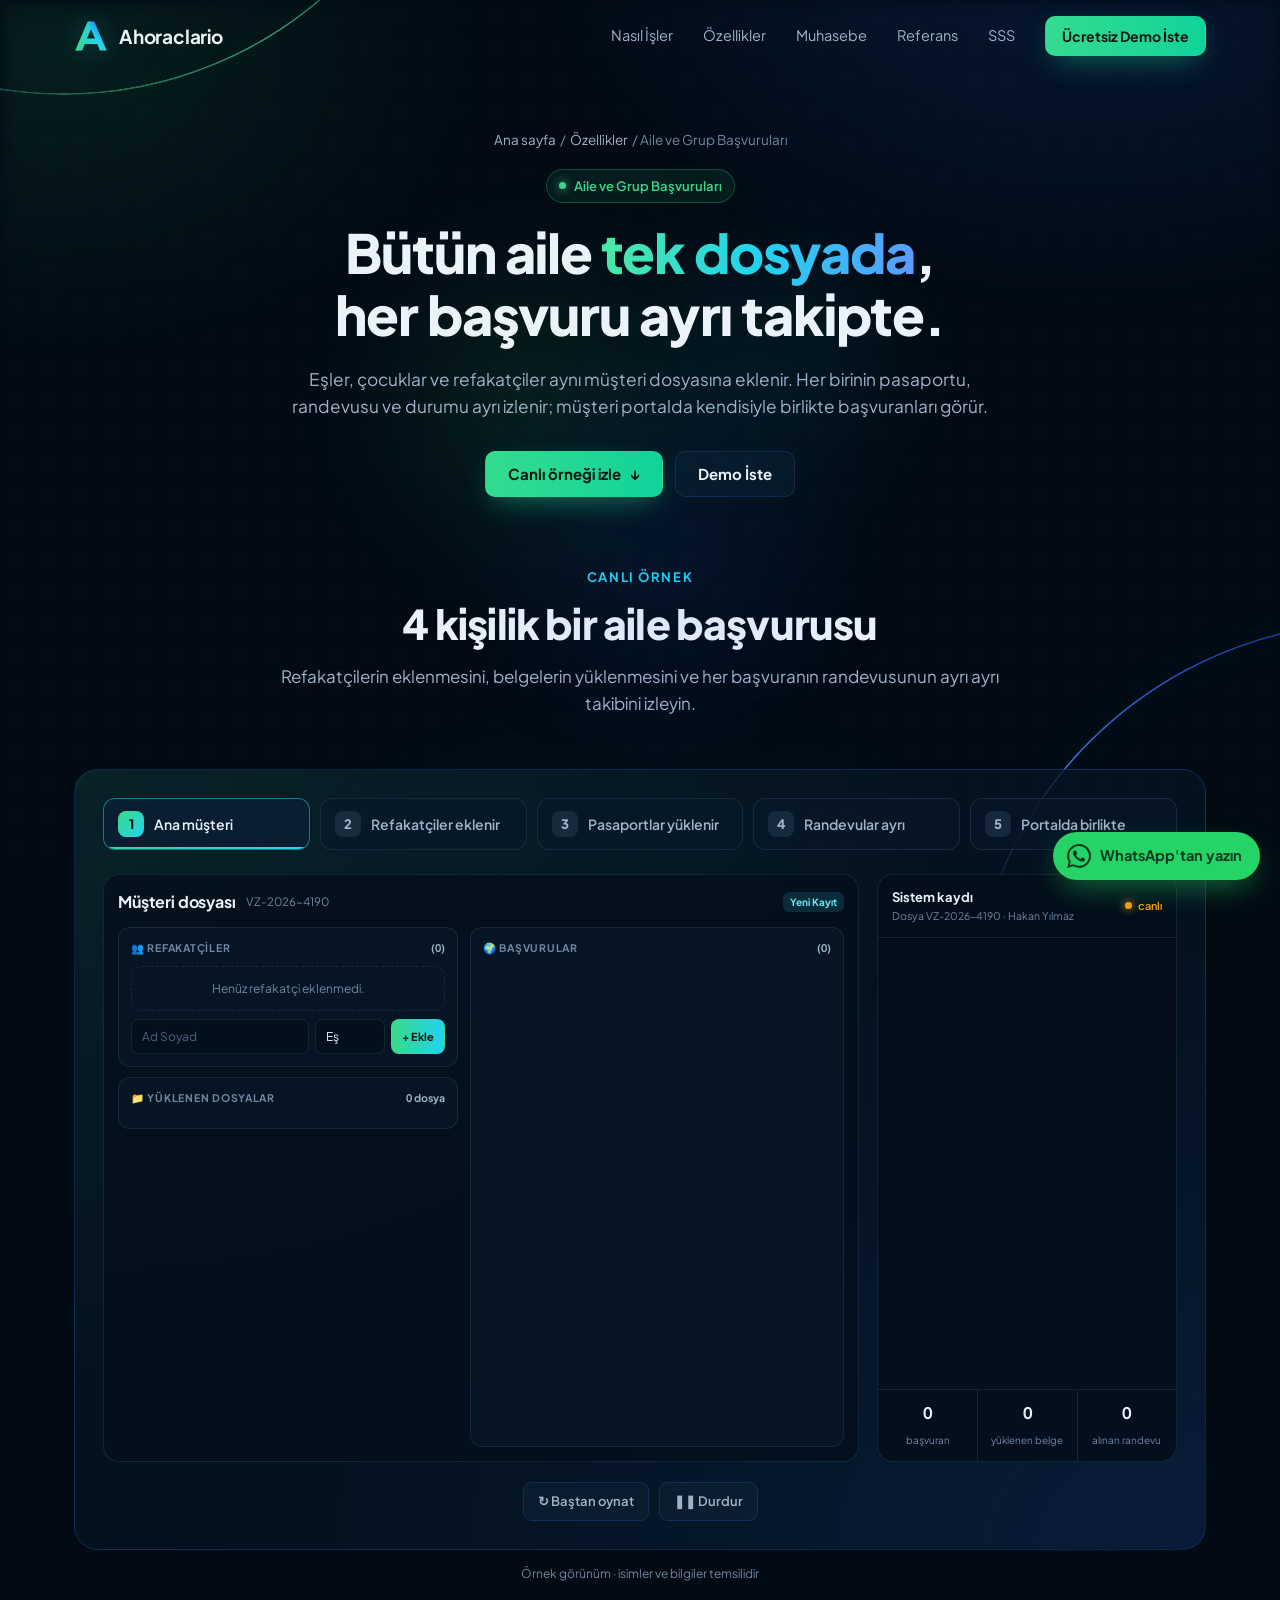
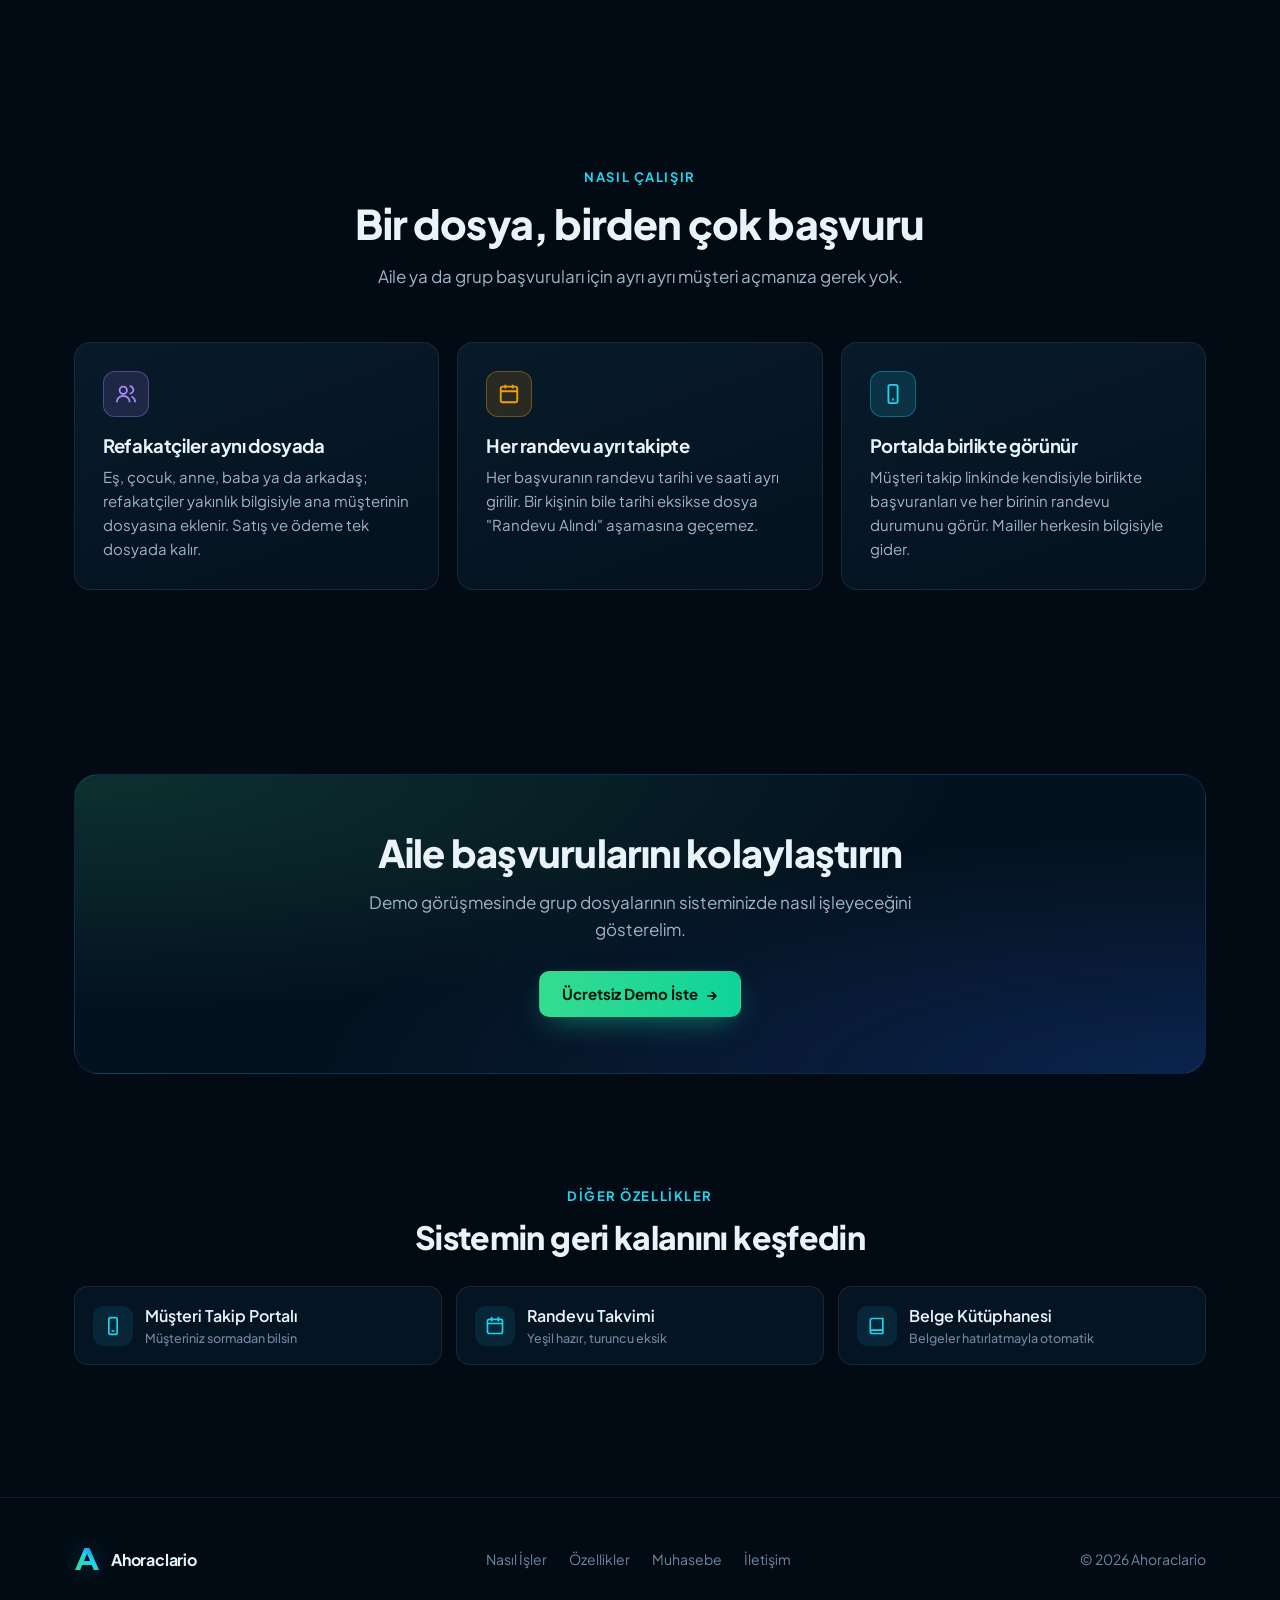
<file: aile-grup-basvurulari.html>
<!DOCTYPE html>
<html lang="tr">
<head>
<meta charset="UTF-8">
<meta name="viewport" content="width=device-width, initial-scale=1">
<title>Aile ve Grup Vize Başvuruları — Vize Ofisi CRM | Ahoraclario</title>
<meta name="description" content="Aile ve grup vize başvurularını tek dosyada yönetin: eş, çocuk ve refakatçiler aynı dosyada, her başvuranın pasaportu ve randevusu ayrı takip edilir; müşteri portalında birlikte başvuranlar görünür.">
<link rel="canonical" href="https://ahoraclario.github.io/aile-grup-basvurulari.html">
<meta name="theme-color" content="#020B14">
<meta property="og:type" content="website">
<meta property="og:title" content="Aile ve Grup Başvuruları — Ahoraclario">
<meta property="og:description" content="Tek dosyada bütün aile: her başvuranın randevusu ayrı takipte.">
<meta property="og:url" content="https://ahoraclario.github.io/aile-grup-basvurulari.html">
<meta property="og:locale" content="tr_TR">
<meta property="og:site_name" content="Ahoraclario">
<meta property="og:image" content="https://ahoraclario.github.io/og-image.jpg">
<meta property="og:image:width" content="1200">
<meta property="og:image:height" content="630">
<meta property="og:image:alt" content="Ahoraclario: vize operasyonunuza özel CRM">
<meta name="twitter:card" content="summary_large_image">
<meta name="twitter:title" content="Aile ve Grup Başvuruları — Ahoraclario">
<meta name="twitter:description" content="Tek dosyada bütün aile: her başvuranın randevusu ayrı takipte.">
<meta name="twitter:image" content="https://ahoraclario.github.io/og-image.jpg">
<link rel="icon" href="data:image/svg+xml,%3Csvg xmlns='http://www.w3.org/2000/svg' viewBox='0 0 52 52'%3E%3Cdefs%3E%3ClinearGradient id='g' x1='0' y1='1' x2='1' y2='0'%3E%3Cstop offset='0' stop-color='%2339D98A'/%3E%3Cstop offset='.55' stop-color='%2322D3EE'/%3E%3Cstop offset='1' stop-color='%232563EB'/%3E%3C/linearGradient%3E%3C/defs%3E%3Cpath d='M21 4h10l19 44H39.5l-4-9.8H16.5l-4 9.8H2L21 4Zm5 11.5L19.8 30h12.4L26 15.5Z' fill='url(%23g)'/%3E%3C/svg%3E">
<script>
/* Windows bayrak emojilerini göstermez ("GR" yazar); gerekiyorsa bayrak fontu yüklenir.
   country-flag-emoji-polyfill (MIT, TalkJS) temel alınmıştır. */
(()=>{const f='"Twemoji Mozilla","Apple Color Emoji","Segoe UI Emoji","Segoe UI Symbol","Noto Color Emoji",sans-serif';
const t=e=>{const c=document.createElement('canvas');c.width=c.height=1;const x=c.getContext('2d',{willReadFrequently:true});x.textBaseline='top';x.font='100px '+f;x.scale(.01,.01);
const p=k=>{x.clearRect(0,0,100,100);x.fillStyle=k;x.fillText(e,0,0);return x.getImageData(0,0,1,1).data.join(',')};const w=p('#fff'),b=p('#000');return b===w&&!b.startsWith('0,0,0,')};
try{if(t('\u{1F60A}')&&!t('\u{1F1E8}\u{1F1ED}')){const s=document.createElement('style');s.textContent="@font-face{font-family:'Twemoji Country Flags';unicode-range:U+1F1E6-1F1FF,U+1F3F4,U+E0062-E0063,U+E0065,U+E0067,U+E006C,U+E006E,U+E0073-E0074,U+E0077,U+E007F;src:url('https://cdn.jsdelivr.net/npm/country-flag-emoji-polyfill@0.1.10/dist/TwemojiCountryFlags.woff2') format('woff2');font-display:swap}";document.head.appendChild(s)}}catch(e){}})();
</script>
<link rel="preconnect" href="https://fonts.googleapis.com">
<link rel="preconnect" href="https://fonts.gstatic.com" crossorigin>
<link href="https://fonts.googleapis.com/css2?family=Plus+Jakarta+Sans:wght@400;500;600;700;800&display=swap" rel="stylesheet">
<link rel="stylesheet" href="site.css?v=20260930d">
<style>
/* Aile ve Grup Başvuruları sayfasına özel */
/* ── Canlı demo ortak stilleri ── */
.fb-wrap{display:grid;grid-template-columns:1fr 300px;gap:18px;align-items:stretch}
.fboard{position:relative;border-radius:16px;border:1px solid var(--border2);background:rgba(4,15,27,.75);padding:14px;overflow:hidden;min-height:470px}
.app-t{display:flex;align-items:center;gap:10px;flex-wrap:wrap;margin-bottom:12px}
.app-t b{font-size:16px;letter-spacing:-.01em}
.app-t small{color:var(--faint);font-size:11.5px}
.app-t .r{margin-left:auto;display:flex;gap:6px;flex-wrap:wrap}
.pill{display:inline-flex;align-items:center;gap:6px;font-size:11px;font-weight:600;color:var(--muted);padding:5px 10px;border-radius:8px;border:1px solid var(--border2);background:rgba(11,32,51,.6);transition:color .35s,background .35s,border-color .35s,box-shadow .35s;white-space:nowrap}
.pill.on{color:var(--text);background:rgba(34,211,238,.1);border-color:rgba(34,211,238,.5)}
.pill.pri{color:#04140C;background:linear-gradient(90deg,#39D98A,#22D3EE);border-color:transparent;font-weight:700}
.pill.press{animation:press .5s}
@keyframes press{40%{transform:scale(.93);box-shadow:0 0 0 4px rgba(34,211,238,.25)}}
.pn{border-radius:12px;border:1px solid var(--border2);background:rgba(8,25,42,.6);padding:12px}
.pn-h{display:flex;align-items:center;gap:8px;margin-bottom:9px;font-size:10.5px;font-weight:700;letter-spacing:.07em;color:var(--faint);text-transform:uppercase}
.pn-h .n{margin-left:auto;font-size:10.5px;letter-spacing:0;text-transform:none;color:var(--muted);font-variant-numeric:tabular-nums}
.row{display:grid;align-items:center;gap:10px;padding:9px 11px;border-radius:10px;border:1px solid var(--border2);background:rgba(8,25,42,.55);margin-bottom:6px;font-size:12px;color:#C9D6E3;max-height:120px;transition:background .45s,border-color .45s,box-shadow .45s,opacity .45s,transform .45s,max-height .45s .12s,padding .45s .12s,margin .45s .12s}
.row b{color:var(--text);font-weight:600}
.row small{display:block;color:var(--faint);font-size:10.5px}
.row.new{animation:rowIn .55s cubic-bezier(.2,.8,.2,1)}
.row.hl{border-color:rgba(34,211,238,.6);box-shadow:0 0 0 1px rgba(34,211,238,.35),0 12px 28px -16px rgba(34,211,238,.6)}
.row.ok{background:rgba(57,217,138,.08);border-color:rgba(57,217,138,.4)}
.row.dim{opacity:.35}
.row.gone{opacity:0;transform:translateX(26px);max-height:0;padding-top:0;padding-bottom:0;margin-bottom:0;border-width:0}
.row.hide{display:none}
@keyframes rowIn{from{opacity:0;transform:translateY(-8px)}}
.tg{display:inline-flex;align-items:center;gap:4px;font-size:10px;font-weight:700;padding:2px 7px;border-radius:6px;white-space:nowrap;background:rgba(148,178,210,.12);color:#C9D6E3;transition:background .4s,color .4s}
.tg.g{background:rgba(57,217,138,.14);color:#6EE7B7}.tg.o{background:rgba(245,158,11,.15);color:#FCD34D}
.tg.b{background:rgba(59,130,246,.17);color:#93C5FD}.tg.r{background:rgba(248,113,113,.15);color:#FCA5A5}
.tg.p{background:rgba(139,92,246,.18);color:#C4B5FD}.tg.c{background:rgba(34,211,238,.14);color:#67E8F9}
.tg.pk{background:rgba(236,72,153,.16);color:#F9A8D4}.tg.lm{background:rgba(132,204,22,.16);color:#BEF264}
.av{width:26px;height:26px;border-radius:50%;display:grid;place-items:center;flex-shrink:0;font-size:9.5px;font-weight:800;color:#fff;background:var(--c,#3B82F6)}
.fld{display:block;margin-bottom:9px}
.fld > span{display:block;font-size:10px;font-weight:700;letter-spacing:.05em;color:var(--faint);margin-bottom:4px}
.fld > div{min-height:32px;display:flex;align-items:center;gap:6px;padding:7px 10px;border-radius:8px;border:1px solid var(--border2);background:rgba(2,11,20,.55);font-size:12px;color:var(--text);transition:border-color .3s,box-shadow .3s}
.fld > div:empty::before{content:attr(data-ph);color:#4D6680}
.fld.act > div{border-color:rgba(59,130,246,.8);box-shadow:0 0 0 3px rgba(59,130,246,.15)}
.fld.act > div::after{content:'';width:1.5px;height:14px;background:#93C5FD;animation:caret 1s steps(1) infinite}
@keyframes caret{50%{opacity:0}}
.modal{position:absolute;z-index:6;left:50%;top:50%;width:min(420px,calc(100% - 28px));transform:translate(-50%,-46%) scale(.97);opacity:0;pointer-events:none;border-radius:14px;border:1px solid var(--border);background:#0B2034;box-shadow:0 30px 70px rgba(0,0,0,.65);padding:16px;transition:opacity .4s,transform .4s cubic-bezier(.2,.8,.2,1)}
.modal.show{opacity:1;transform:translate(-50%,-50%)}
.modal h5{margin:0 0 3px;font-size:14.5px;color:var(--text)}
.modal > small{display:block;color:var(--faint);font-size:11px;margin-bottom:12px}
.shade{position:absolute;inset:0;z-index:5;background:rgba(2,11,20,.55);opacity:0;pointer-events:none;transition:opacity .4s}
.shade.show{opacity:1}
.mbtns{display:grid;grid-template-columns:1fr 1.4fr;gap:8px;margin-top:12px}
.mbtns span{text-align:center;padding:8px;border-radius:8px;font-size:12px;font-weight:700;border:1px solid var(--border2);color:var(--muted)}
.mbtns span.go{background:#2563EB;border-color:#2563EB;color:#fff}
.mbtns span.press{animation:press .5s}
/* Beyaz mail önizlemesi (müşterinin gördüğü) */
.mailc{border-radius:12px;overflow:hidden;background:#fff;color:#1F2937;box-shadow:0 24px 60px rgba(0,0,0,.55),0 0 0 1px rgba(255,255,255,.08);font-size:11px}
.mp-top{padding:8px 12px;background:#F1F4F8;border-bottom:1px solid #E5E9F0}
.mp-top b{display:block;font-size:11.5px;color:#111827}
.mp-top small{color:#6B7280;font-size:9.5px}
.mp-brand{display:flex;align-items:center;gap:9px;padding:10px 14px;background:#10305C;border-top:3px solid #DC2626;color:#fff}
.mp-brand i{width:22px;height:22px;border-radius:6px;background:#DC2626;display:grid;place-items:center;font-style:normal;font-size:11px}
.mp-brand b{font-size:11.5px;letter-spacing:.04em}
.mp-brand small{display:block;font-size:8px;letter-spacing:.12em;color:#9FB3D8}
.mp-body{padding:11px 14px 13px}
.mp-lang{display:inline-block;font-size:8.5px;font-weight:700;padding:2px 7px;border-radius:9px;background:#FEE2E2;color:#B91C1C}
.mp-body h6{margin:7px 0 5px;font-size:13px;color:#10305C}
.mp-body p{margin:0 0 7px;color:#374151;line-height:1.45}
.mp-info{display:grid;gap:3px;padding:8px 10px;border-radius:8px;background:#EFF6FF;border:1px solid #DBEAFE;margin-bottom:8px;color:#1E3A8A;font-weight:600}
.mp-att{display:flex;flex-wrap:wrap;gap:5px;margin-bottom:9px}
.mp-att span{font-size:9.5px;font-weight:600;padding:3px 7px;border-radius:6px;background:#F3F4F6;border:1px solid #E5E7EB;color:#374151}
.mp-att span.new{animation:rowIn .5s}
.mp-btn{display:inline-block;font-size:10.5px;font-weight:700;padding:6px 11px;border-radius:7px;background:#3B82F6;color:#fff}
.mp-en{margin-top:9px;padding-top:8px;border-top:1px dashed #D1D5DB;color:#6B7280;font-size:10px}
.mp-en b{color:#1D4ED8}
/* Sistem kaydı */
.log{border-radius:16px;border:1px solid var(--border2);background:rgba(4,15,27,.85);display:flex;flex-direction:column;overflow:hidden}
.log-h{display:flex;justify-content:space-between;align-items:center;gap:10px;padding:12px 14px;border-bottom:1px solid var(--border2)}
.log-h b{display:block;font-size:13px}
.log-h small{display:block;font-size:10.5px;color:var(--faint)}
.live{display:flex;align-items:center;gap:6px;font-size:11px;color:var(--green);font-weight:600;white-space:nowrap}
.live::before{content:'';width:7px;height:7px;border-radius:50%;background:currentColor;box-shadow:0 0 8px currentColor;animation:blink2 1.4s infinite}
.demo.is-paused .live{color:#F59E0B}
@keyframes blink2{50%{opacity:.3}}
.log-list{flex:1 1 0;min-height:0;overflow:hidden;padding:10px 12px;display:flex;flex-direction:column;gap:3px;justify-content:flex-end;-webkit-mask-image:linear-gradient(to bottom,transparent,#000 70px);mask-image:linear-gradient(to bottom,transparent,#000 70px)}
.ev{display:grid;grid-template-columns:24px 1fr auto;gap:9px;align-items:start;padding:6px 7px;border-radius:9px;font-size:12px;line-height:1.35;color:#C9D6E3;animation:evIn .45s cubic-bezier(.2,.8,.2,1) both,evNew 1.8s ease-out}
.ev.ff{animation:none}
@keyframes evIn{from{opacity:0;transform:translateY(8px)}}
@keyframes evNew{0%,30%{background:rgba(148,178,210,.08)}100%{background:transparent}}
.ev i{width:24px;height:24px;border-radius:7px;display:grid;place-items:center;font-style:normal;color:#9FB3C8;background:rgba(148,178,210,.1)}
.ev i svg{width:12px;height:12px;fill:none;stroke:currentColor;stroke-width:2.2;stroke-linecap:round;stroke-linejoin:round}
.ev.auto i{color:var(--green);background:rgba(57,217,138,.13)}
.ev.ml i{color:#60A5FA;background:rgba(59,130,246,.15)}
.ev.rule i{color:#F59E0B;background:rgba(245,158,11,.14)}
.ev.bad i{color:#F87171;background:rgba(248,113,113,.15)}
.ev b{color:var(--text);font-weight:600}
.ev small{display:flex;flex-wrap:wrap;align-items:center;gap:5px;margin-top:2px;color:var(--faint);font-size:10.5px}
.ev em{font-style:normal;font-size:9.5px;font-weight:700;padding:1px 5px;border-radius:4px;color:#B7C9DA;background:rgba(148,178,210,.12)}
.ev em.sys{color:var(--green);background:rgba(57,217,138,.1)}
.ev time{font-size:10.5px;color:var(--faint);font-variant-numeric:tabular-nums;padding-top:1px}
.ev-day{display:flex;align-items:center;gap:8px;margin:6px 2px 3px;font-size:10px;font-weight:700;color:var(--faint);animation:evIn .45s both}
.ev-day::after{content:'';flex:1;height:1px;background:var(--border2)}
.ev-day.ff{animation:none}
.log-f{display:grid;grid-template-columns:repeat(3,1fr);border-top:1px solid var(--border2)}
.log-f div{padding:10px 8px;text-align:center}
.log-f div+div{border-left:1px solid var(--border2)}
.log-f b{display:block;font-size:16px;font-variant-numeric:tabular-nums;letter-spacing:-.01em}
.log-f small{color:var(--faint);font-size:10px}
.demo.is-paused *,.demo.is-paused *::before,.demo.is-paused *::after{animation-play-state:paused!important}
.demo.instant *,.demo.instant *::before,.demo.instant *::after{transition:none!important}
.demo-ctrl button[aria-pressed="true"]{color:var(--text);border-color:rgba(245,158,11,.55)}
@media (max-width:1100px){ .fb-wrap{grid-template-columns:1fr} .log-list{flex:none;height:300px} }
@media (max-width:980px){ .demo-steps{grid-template-columns:repeat(3,1fr)!important} }
@media (max-width:760px){ .demo-steps{grid-template-columns:1fr 1fr!important} .fboard{min-height:0} .app-t .r{margin-left:0} }
.agrid{display:grid;grid-template-columns:minmax(0,1fr) minmax(0,1.1fr);gap:12px;align-items:start}
.views{display:grid}.view{grid-area:1/1;transition:opacity .5s,transform .5s cubic-bezier(.2,.8,.2,1)}
.view.hide{opacity:0;transform:translateY(10px);pointer-events:none}
.empty{padding:22px 12px;text-align:center;color:var(--faint);font-size:12px;border:1px dashed var(--border2);border-radius:10px}
.empty.sm{padding:12px;margin-bottom:8px}
.rf{grid-template-columns:22px minmax(0,1fr) auto}
.rf > span:first-child{color:#A78BFA}
.addr{display:grid;grid-template-columns:minmax(0,1fr) 70px auto;gap:6px;align-items:start}
.addr .fld{margin:0}.addr .pill{padding:8px 10px}
.fl{grid-template-columns:18px minmax(0,1fr) auto;padding:7px 10px}
.fl .pill{padding:3px 7px;font-size:10px}
.ap2{grid-template-columns:26px minmax(0,1fr) auto}
.ap2 .dt{font-size:10.5px;color:var(--muted);text-align:right;font-variant-numeric:tabular-nums}
.ap2 .dt .tg{margin-top:3px}
.gate{font-size:11px;padding:0 10px;border-radius:9px;max-height:0;opacity:0;overflow:hidden;transition:all .4s}
.gate.show{max-height:80px;opacity:1;padding:8px 10px;margin-top:4px}
.gate.bad{background:rgba(248,113,113,.1);border:1px solid rgba(248,113,113,.35);color:#FCA5A5}
.gate.ok{background:rgba(57,217,138,.1);border:1px solid rgba(57,217,138,.35);color:#6EE7B7}
.phone3{max-width:262px;margin:4px auto;border-radius:32px;padding:8px;background:#0B1623;box-shadow:0 30px 60px -20px rgba(0,0,0,.8),0 0 0 1px rgba(255,255,255,.08)}
.ph-in{border-radius:25px;background:#fff;color:#1F2937;font-size:11px;height:470px;overflow:hidden;position:relative}
.ph-in::after{content:'';position:absolute;left:0;right:0;bottom:0;height:34px;background:linear-gradient(transparent,#fff);pointer-events:none}
.ph-sc{padding:14px 14px 30px;transition:transform 1.1s cubic-bezier(.65,0,.35,1)}
.ph-top{display:flex;justify-content:space-between;align-items:center;margin-bottom:10px}
.ph-top span{display:flex;align-items:center;gap:6px;font-weight:800;font-size:11px;color:#10305C}
.ph-top i{width:18px;height:18px;border-radius:5px;background:#2563EB;color:#fff;display:grid;place-items:center;font-style:normal;font-size:9px}
.ph-top small{font-size:9px;color:#6B7280;font-variant-numeric:tabular-nums}
.ph-in h6{margin:0 0 1px;font-size:15px;color:#111827}
.ph-sub{display:block;color:#6B7280;font-size:10px}
.ph-steps{margin:12px 0 10px;position:relative}
.ps2{display:grid;grid-template-columns:18px 1fr;gap:8px;align-items:start;padding:4px 0;position:relative;opacity:.35;transition:opacity .4s}
.ps2::before{content:'';position:absolute;left:8.5px;top:21px;bottom:-5px;width:1.5px;background:#E5E7EB}
.ps2:last-child::before{content:none}
.ps2 i{width:18px;height:18px;border-radius:50%;display:grid;place-items:center;font-style:normal;font-size:9px;font-weight:800;border:1.5px solid #D1D5DB;color:transparent;background:#fff;transition:all .4s}
.ps2 b{display:block;font-size:11px;color:#374151;font-weight:600}
.ps2 small{font-size:9.5px;color:#6B7280}
.ps2.done,.ps2.now{opacity:1}
.ps2.done i{background:#16A34A;border-color:#16A34A;color:#fff}
.ps2.done::before{background:#16A34A}
.ps2.now i{background:#2563EB;border-color:#2563EB;color:#fff;box-shadow:0 0 0 4px #DBEAFE;animation:phPulse 1.8s infinite}
.ps2.now b{color:#1D4ED8}
@keyframes phPulse{50%{box-shadow:0 0 0 7px rgba(219,234,254,.4)}}
.ph-rdv{display:flex;gap:10px;align-items:center;padding:10px;border-radius:12px;background:linear-gradient(135deg,#EFF6FF,#ECFEFF);border:1px solid #DBEAFE;opacity:0;transform:translateY(6px);transition:opacity .45s,transform .45s}
.ph-rdv.show{opacity:1;transform:none}
.ph-rdv .dt{width:42px;height:44px;border-radius:9px;background:#2563EB;color:#fff;display:grid;place-items:center;align-content:center;line-height:1}
.ph-rdv .dt b{font-size:17px}.ph-rdv .dt small{font-size:8px;font-weight:700;letter-spacing:.08em;margin-top:2px}
.ph-rdv b{display:block;font-size:11.5px;color:#111827}.ph-rdv small{display:block;font-size:9.5px;color:#6B7280}
.ph-rdv small.n{color:#B45309;font-weight:600;margin-top:2px}
.ph-sep{margin:14px 0 6px;font-size:9px;font-weight:700;letter-spacing:.08em;color:#6B7280;text-transform:uppercase}
.pp{display:grid;grid-template-columns:26px minmax(0,1fr) auto;gap:8px;align-items:center;padding:6px 0;border-bottom:1px solid #F0F2F6}
.pp .av{width:26px;height:26px;font-size:9px}
.pp b{display:block;font-size:11px;color:#111827}.pp small{font-size:9.5px;color:#6B7280}
.pp em{font-style:normal;font-size:9px;font-weight:700;padding:2px 6px;border-radius:5px;background:#DCFCE7;color:#15803D;white-space:nowrap}
.pp em.o{background:#FEF3C7;color:#B45309}
.pp.new{animation:rowIn .5s}
.ph-rep{display:grid;grid-template-columns:30px minmax(0,1fr) auto auto;gap:8px;align-items:center;padding:9px;border-radius:12px;border:1px solid #E5E7EB;opacity:0;transition:opacity .45s}
.ph-rep.show{opacity:1}
.ph-rep b{display:block;font-size:11px;color:#111827}.ph-rep small{font-size:9.5px;color:#6B7280}
.ph-rep i{width:28px;height:28px;border-radius:50%;display:grid;place-items:center;font-style:normal;font-size:12px;background:#F3F4F6}
.ph-upd{text-align:center;margin-top:12px;font-size:9.5px;color:#6B7280}
.ph-upd.flash{color:#15803D;font-weight:700}
@media (max-width:760px){ .agrid{grid-template-columns:1fr} }
</style>
<script type="application/ld+json">
{"@context": "https://schema.org", "@type": "BreadcrumbList", "itemListElement": [{"@type": "ListItem", "position": 1, "name": "Ana sayfa", "item": "https://ahoraclario.github.io/"}, {"@type": "ListItem", "position": 2, "name": "Aile ve Grup Başvuruları", "item": "https://ahoraclario.github.io/aile-grup-basvurulari.html"}]}
</script>
</head>
<body>

<div class="bg" aria-hidden="true">
  <div class="bg-glow"></div><div class="bg-grid"></div>
  <div class="arc arc-tl"><i></i></div><div class="arc arc-br"><i></i></div>
</div>

<header class="nav" id="nav">
  <div class="wrap">
    <a href="index.html" class="brand" aria-label="Ahoraclario ana sayfa">
      <svg viewBox="0 0 52 52" aria-hidden="true"><defs><linearGradient id="bA" x1="0" y1="1" x2="1" y2="0"><stop offset="0" stop-color="#39D98A"/><stop offset=".55" stop-color="#22D3EE"/><stop offset="1" stop-color="#2563EB"/></linearGradient></defs><path d="M21 4h10l19 44H39.5l-4-9.8H16.5l-4 9.8H2L21 4Zm5 11.5L19.8 30h12.4L26 15.5Z" fill="url(#bA)"/><path d="M2 48 21 4h5L8.5 48Z" fill="#39D98A" opacity=".55"/></svg>
      Ahoraclario
    </a>
    <nav class="nav-links" id="navLinks" aria-label="Ana menü">
      <a href="index.html#akis">Nasıl İşler</a>
      <a href="index.html#ozellikler">Özellikler</a>
      <a href="index.html#muhasebe">Muhasebe</a>
      <a href="index.html#referans">Referans</a>
      <a href="index.html#sss">SSS</a>
      <a href="index.html#iletisim" class="btn btn-primary btn-sm">Ücretsiz Demo İste</a>
    </nav>
    <button class="menu-btn" id="menuBtn" aria-label="Menüyü aç" aria-expanded="false" aria-controls="navLinks">
      <svg width="20" height="20" viewBox="0 0 24 24" fill="none" stroke="currentColor" stroke-width="2"><path d="M4 7h16M4 12h16M4 17h16"/></svg>
    </button>
  </div>
</header>

<main>
<section class="page-hero" aria-labelledby="h-hero">
  <div class="wrap">
    <div class="crumb"><a href="index.html">Ana sayfa</a> / <a href="index.html#ozellikler">Özellikler</a> / Aile ve Grup Başvuruları</div>
    <span class="eyebrow"><span class="dot"></span>Aile ve Grup Başvuruları</span>
    <h1 id="h-hero">Bütün aile <span class="grad">tek dosyada</span>, her başvuru ayrı takipte.</h1>
    <p class="lead">Eşler, çocuklar ve refakatçiler aynı müşteri dosyasına eklenir. Her birinin pasaportu, randevusu ve durumu ayrı izlenir; müşteri portalda kendisiyle birlikte başvuranları görür.</p>
    <div class="hero-ctas">
      <a href="#canli" class="btn btn-primary">Canlı örneği izle <span aria-hidden="true">↓</span></a>
      <a href="index.html#iletisim" class="btn btn-ghost">Demo İste</a>
    </div>
  </div>
</section>

<section id="canli" style="padding-top:40px" aria-labelledby="h-demo">
  <div class="wrap">
    <div class="sec-head reveal">
      <div class="kicker">Canlı örnek</div>
      <h2 id="h-demo">4 kişilik bir aile başvurusu</h2>
      <p>Refakatçilerin eklenmesini, belgelerin yüklenmesini ve her başvuranın randevusunun ayrı ayrı takibini izleyin.</p>
    </div>

    <div class="demo reveal" id="demo">
      <div class="demo-steps" role="tablist" aria-label="Demo adımları" style="grid-template-columns:repeat(5,1fr)">
        <button class="dstep" data-s="0" role="tab"><span class="n">1</span>Ana müşteri<span class="bar"></span></button>
        <button class="dstep" data-s="1" role="tab"><span class="n">2</span>Refakatçiler eklenir<span class="bar"></span></button>
        <button class="dstep" data-s="2" role="tab"><span class="n">3</span>Pasaportlar yüklenir<span class="bar"></span></button>
        <button class="dstep" data-s="3" role="tab"><span class="n">4</span>Randevular ayrı<span class="bar"></span></button>
        <button class="dstep" data-s="4" role="tab"><span class="n">5</span>Portalda birlikte<span class="bar"></span></button>
      </div>

      <div class="fb-wrap">
        <div class="fboard" id="board" aria-label="Aile ve Grup Başvuruları (örnek)">
          <div class="app-t"><b id="cName">Müşteri dosyası</b><small id="cMeta">VZ-2026-4190</small><div class="r"><span class="tg c" id="cStage">Yeni Kayıt</span></div></div>
          <div class="agrid">
            <div>
              <div class="pn"><div class="pn-h">👥 Refakatçiler<span class="n" id="refN">(0)</span></div>
                <div id="ref"><div class="empty sm" id="refE">Henüz refakatçi eklenmedi.</div></div>
                <div class="addr"><label class="fld"><div id="fN" data-ph="Ad Soyad"></div></label><label class="fld"><div id="fR">Eş</div></label><span class="pill pri" id="addR">+ Ekle</span></div>
              </div>
              <div class="pn" style="margin-top:10px"><div class="pn-h">📁 Yüklenen dosyalar<span class="n" id="fileN">0 dosya</span></div><div id="files"></div></div>
            </div>
            <div class="pn"><div class="views">
              <div class="view" id="vApp"><div class="pn-h">🌍 Başvurular<span class="n" id="appN">(0)</span></div><div id="apps"></div><div class="gate" id="gate"></div></div>
              <div class="view hide" id="vPortal"><div class="phone3"><div class="ph-in"><div class="ph-sc" id="phSc">
                <div class="ph-top"><span><i>✈</i>Firmanız</span><small>VZ-2026-4190</small></div>
                <h6>Merhaba Hakan Bey</h6><small class="ph-sub">🇳🇱 Hollanda · Schengen Turistik · 4 başvuru</small>
                <div class="ph-steps" id="phSteps"></div>
                <div class="ph-rdv" id="phRdv"><div class="dt"><b>14</b><small>EKİ</small></div><div><b>Çarşamba · 09:30</b><small>İstanbul başvuru merkezi</small><small class="n">30 dk önce orada olun</small></div></div>
                <div class="ph-sep">Sizinle birlikte başvuranlar</div><div id="pp"></div>
                <div class="ph-sep">Dosyanızla ilgilenen</div>
                <div class="ph-rep" id="phRep"><span class="av" style="--c:#2563EB">SD</span><div><b>Selin Demir</b><small>Evrak sorumlusu</small></div><i>📞</i><i>💬</i></div>
                <div class="ph-upd" id="phUpd">Son güncelleme: az önce</div>
              </div></div></div></div>
            </div></div>
          </div>
        </div>

        <div class="log" aria-label="Sistem kaydı (örnek)">
          <div class="log-h"><div><b>Sistem kaydı</b><small>Dosya VZ-2026-4190 · Hakan Yılmaz</small></div><span class="live" id="liveTag">canlı</span></div>
          <div class="log-list" id="log" aria-live="polite"></div>
          <div class="log-f"><div><b id="s1">0</b><small>başvuran</small></div><div><b id="s2">0</b><small>yüklenen belge</small></div><div><b id="s3">0</b><small>alınan randevu</small></div></div>
        </div>
      </div>

      <div class="demo-ctrl"><button id="replay" type="button">↻ Baştan oynat</button><button id="pause" type="button" aria-pressed="false">❚❚ Durdur</button></div>
    </div>
    <p class="demo-note" style="text-align:center;margin-top:14px">Örnek görünüm · isimler ve bilgiler temsilidir</p>
  </div>
</section>

<section aria-labelledby="h-nasilcalis">
  <div class="wrap">
    <div class="sec-head reveal">
      <div class="kicker">Nasıl çalışır</div>
      <h2 id="h-nasilcalis">Bir dosya, birden çok başvuru</h2>
      <p>Aile ya da grup başvuruları için ayrı ayrı müşteri açmanıza gerek yok.</p>
    </div>
    <div class="grid3">
      <div class="card reveal" style="--c:#A78BFA"><div class="ficon"><svg viewBox="0 0 24 24" fill="none" stroke="currentColor" stroke-width="2"><circle cx="9" cy="8" r="4"/><path d="M2 21a7 7 0 0 1 14 0M16 3.5a4 4 0 0 1 0 8M22 21a7 7 0 0 0-4-6.3"/></svg></div>
        <h3>Refakatçiler aynı dosyada</h3><p>Eş, çocuk, anne, baba ya da arkadaş; refakatçiler yakınlık bilgisiyle ana müşterinin dosyasına eklenir. Satış ve ödeme tek dosyada kalır.</p></div>
      <div class="card reveal" style="--c:#F59E0B"><div class="ficon"><svg viewBox="0 0 24 24" fill="none" stroke="currentColor" stroke-width="2"><rect x="3" y="4" width="18" height="17" rx="2"/><path d="M3 9h18M8 2v4M16 2v4"/></svg></div>
        <h3>Her randevu ayrı takipte</h3><p>Her başvuranın randevu tarihi ve saati ayrı girilir. Bir kişinin bile tarihi eksikse dosya "Randevu Alındı" aşamasına geçemez.</p></div>
      <div class="card reveal" style="--c:#22D3EE"><div class="ficon"><svg viewBox="0 0 24 24" fill="none" stroke="currentColor" stroke-width="2"><rect x="7" y="2" width="10" height="20" rx="2"/><path d="M11 18h2"/></svg></div>
        <h3>Portalda birlikte görünür</h3><p>Müşteri takip linkinde kendisiyle birlikte başvuranları ve her birinin randevu durumunu görür. Mailler herkesin bilgisiyle gider.</p></div>
    </div>
  </div>
</section>

<section aria-labelledby="h-gain">
  <div class="wrap">
    <div class="cta-band reveal">
      <h2 id="h-gain">Aile başvurularını kolaylaştırın</h2>
      <p>Demo görüşmesinde grup dosyalarının sisteminizde nasıl işleyeceğini gösterelim.</p>
      <a href="index.html#iletisim" class="btn btn-primary">Ücretsiz Demo İste <span aria-hidden="true">→</span></a>
    </div>
  </div>
</section>

<section aria-labelledby="h-more" style="padding-top:20px">
  <div class="wrap">
    <div class="sec-head reveal" style="margin-bottom:30px">
      <div class="kicker">Diğer özellikler</div>
      <h2 id="h-more" style="font-size:clamp(24px,2.6vw,32px)">Sistemin geri kalanını keşfedin</h2>
    </div>
    <div class="more-grid reveal">
      <a href="musteri-portali.html"><span><svg class="ico" viewBox="0 0 24 24" aria-hidden="true"><rect x="7" y="2" width="10" height="20" rx="2"/><path d="M11 18h2"/></svg></span><div>Müşteri Takip Portalı<small>Müşteriniz sormadan bilsin</small></div></a>
      <a href="randevu-takvimi.html"><span><svg class="ico" viewBox="0 0 24 24" aria-hidden="true"><rect x="3" y="4" width="18" height="17" rx="2"/><path d="M3 9h18M8 2v4M16 2v4"/></svg></span><div>Randevu Takvimi<small>Yeşil hazır, turuncu eksik</small></div></a>
      <a href="belge-kutuphanesi.html"><span><svg class="ico" viewBox="0 0 24 24" aria-hidden="true"><path d="M4 19V5a2 2 0 0 1 2-2h13v18H6a2 2 0 0 1-2-2Zm0 0a2 2 0 0 1 2-2h13"/></svg></span><div>Belge Kütüphanesi<small>Belgeler hatırlatmayla otomatik</small></div></a>
    </div>
  </div>
</section>
</main>


<footer>
  <div class="wrap">
    <div class="brand" style="font-size:16px;color:var(--text)">
      <svg viewBox="0 0 52 52" style="width:26px;height:26px" aria-hidden="true"><path d="M21 4h10l19 44H39.5l-4-9.8H16.5l-4 9.8H2L21 4Zm5 11.5L19.8 30h12.4L26 15.5Z" fill="url(#bA)"/></svg>
      Ahoraclario
    </div>
    <div class="links">
      <a href="index.html#akis">Nasıl İşler</a><a href="index.html#ozellikler">Özellikler</a><a href="index.html#muhasebe">Muhasebe</a><a href="index.html#iletisim">İletişim</a>
    </div>
    <div>© <span id="year">2026</span> Ahoraclario</div>
  </div>
</footer>

<a class="wa-fab" href="https://wa.me/905514089810?text=Merhaba%20Samet%2C%20vize%20dan%C4%B1%C5%9Fmanl%C4%B1k%20CRM%27i%20hakk%C4%B1nda%20bilgi%20almak%20istiyorum." target="_blank" rel="noopener" aria-label="WhatsApp'tan yazın"><svg viewBox="0 0 24 24" aria-hidden="true"><path fill="currentColor" d="M17.472 14.382c-.297-.149-1.758-.867-2.03-.967-.273-.099-.471-.148-.67.15-.197.297-.767.966-.94 1.164-.173.199-.347.223-.644.075-.297-.15-1.255-.463-2.39-1.475-.883-.788-1.48-1.761-1.653-2.059-.173-.297-.018-.458.13-.606.134-.133.298-.347.446-.52.149-.174.198-.298.298-.497.099-.198.05-.371-.025-.52-.075-.149-.669-1.612-.916-2.207-.242-.579-.487-.5-.669-.51-.173-.008-.371-.01-.57-.01-.198 0-.52.074-.792.372-.272.297-1.04 1.016-1.04 2.479 0 1.462 1.065 2.875 1.213 3.074.149.198 2.096 3.2 5.077 4.487.709.306 1.262.489 1.694.625.712.227 1.36.195 1.871.118.571-.085 1.758-.719 2.006-1.413.248-.694.248-1.289.173-1.413-.074-.124-.272-.198-.57-.347m-5.421 7.403h-.004a9.87 9.87 0 01-5.031-1.378l-.361-.214-3.741.982.998-3.648-.235-.374a9.86 9.86 0 01-1.51-5.26c.001-5.45 4.436-9.884 9.888-9.884 2.64 0 5.122 1.03 6.988 2.898a9.825 9.825 0 012.893 6.994c-.003 5.45-4.437 9.884-9.885 9.884m8.413-18.297A11.815 11.815 0 0012.05 0C5.495 0 .16 5.335.157 11.892c0 2.096.547 4.142 1.588 5.945L.057 24l6.305-1.654a11.882 11.882 0 005.683 1.448h.005c6.554 0 11.89-5.335 11.893-11.893a11.821 11.821 0 00-3.48-8.413Z"/></svg><span>WhatsApp'tan yazın</span></a>

<script>
// Menü (mobil), kaydırınca üst çubuk, görünür olunca giriş animasyonu
const nav = document.getElementById('nav'), menuBtn = document.getElementById('menuBtn'), links = document.getElementById('navLinks');
menuBtn.addEventListener('click', () => { const o = links.classList.toggle('open'); menuBtn.setAttribute('aria-expanded', o); });
links.addEventListener('click', e => { if(e.target.closest('a')){ links.classList.remove('open'); menuBtn.setAttribute('aria-expanded', false); } });
const onScroll = () => nav.classList.toggle('scrolled', scrollY > 10); addEventListener('scroll', onScroll, { passive:true }); onScroll();
if('IntersectionObserver' in window){
  const io = new IntersectionObserver(es => es.forEach(x => { if(x.isIntersecting){ x.target.classList.add('in'); io.unobserve(x.target); } }), { threshold:.12 });
  document.querySelectorAll('.reveal').forEach(el => io.observe(el));
} else document.querySelectorAll('.reveal').forEach(el => el.classList.add('in'));
document.getElementById('year').textContent = new Date().getFullYear();
</script>
<script>
// ── Canlı demo ──
(() => {
  const $ = id => document.getElementById(id);
  const demo = $('demo'), steps = [...document.querySelectorAll('.dstep')];
  const logEl = $('log'), pauseBtn = $('pause');
  const reduce = matchMedia('(prefers-reduced-motion: reduce)').matches;

  // Duraklatılabilir zamanlayıcı: "Durdur"da bekleyen her adım olduğu yerde donar,
  // "Devam et"te kalan süresiyle kaldığı yerden sürer.
  const T = (() => {
    let list = [], pausedAt = null, offset = 0;
    const now = () => (pausedAt ?? performance.now()) - offset;
    const arm = t => { t.id = setTimeout(() => { list = list.filter(x => x !== t); t.fn(); }, Math.max(0, t.due - now())); };
    return {
      add(fn, ms){ const t = { fn, due: now() + ms }; list.push(t); if(pausedAt === null) arm(t); },
      clear(){ list.forEach(t => clearTimeout(t.id)); list = []; },
      pause(){ if(pausedAt !== null) return; pausedAt = performance.now(); list.forEach(t => clearTimeout(t.id)); },
      resume(){ if(pausedAt === null) return; offset += performance.now() - pausedAt; pausedAt = null; list.forEach(arm); },
    };
  })();
  // Anında mod: bir adıma atlarken önceki sahneler animasyonsuz, sırasıyla uygulanır
  let instant = null;
  const later = (fn, ms) => instant ? instant.push({ fn, ms, k: instant.length }) : T.add(fn, ms);
  const anim = (el, cls) => { if(instant || !el) return; el.classList.remove(cls); void el.offsetWidth; el.classList.add(cls); };
  const press = el => anim(el, 'press');
  // Yazı yazma efekti: metni harf harf doldurur
  function type(el, text, at, per = 45){
    later(() => { el.closest('.fld')?.classList.add('act'); el.textContent = ''; }, at);
    [...text].forEach((ch, i) => later(() => { el.textContent += ch; }, at + 60 + i * per));
    later(() => el.closest('.fld')?.classList.remove('act'), at + 60 + text.length * per + 250);
    return at + 60 + text.length * per + 250;
  }
  // Sayı sayma efekti
  function count(el, from, to, at, dur = 900, fmt = n => n){
    const n = 12; for(let k = 0; k <= n; k++) later(() => { el.textContent = fmt(Math.round(from + (to - from) * k / n)); }, at + dur * k / n);
  }

  // Çizgi ikonlar
  const P = {
    web:'<circle cx="12" cy="12" r="9"/><path d="M3 12h18M12 3a14 14 0 0 1 0 18M12 3a14 14 0 0 0 0 18"/>',
    user:'<circle cx="12" cy="8" r="4"/><path d="M4 21a8 8 0 0 1 16 0"/>',
    users:'<circle cx="9" cy="8" r="4"/><path d="M2 21a7 7 0 0 1 14 0M16 3.5a4 4 0 0 1 0 8M22 21a7 7 0 0 0-4-6.3"/>',
    assign:'<circle cx="9" cy="8" r="4"/><path d="M2 21a7 7 0 0 1 14 0M16 11l2 2 4-4"/>',
    mail:'<rect x="3" y="5" width="18" height="14" rx="2"/><path d="m3 7 9 6 9-6"/>',
    phone:'<path d="M5 4h4l2 5-2.5 1.5a11 11 0 0 0 5 5L15 13l5 2v4a2 2 0 0 1-2 2A16 16 0 0 1 3 6a2 2 0 0 1 2-2"/>',
    clip:'<path d="m21 11-8.5 8.5a5 5 0 0 1-7-7L14 4a3.5 3.5 0 0 1 5 5l-8.5 8.5a2 2 0 0 1-3-3L15 7"/>',
    check:'<path d="M20 6 9 17l-5-5"/>',
    cal:'<rect x="3" y="4" width="18" height="17" rx="2"/><path d="M3 9h18M8 2v4M16 2v4"/>',
    bell:'<path d="M6 8a6 6 0 0 1 12 0c0 7 3 9 3 9H3s3-2 3-9M10 21a2 2 0 0 0 4 0"/>',
    timer:'<circle cx="12" cy="13" r="8"/><path d="M12 9v4l2 2M9 2h6"/>',
    doc:'<path d="M14 3H6a2 2 0 0 0-2 2v14a2 2 0 0 0 2 2h12a2 2 0 0 0 2-2V9z"/><path d="M14 3v6h6"/>',
    folder:'<path d="M3 7a2 2 0 0 1 2-2h4l2 2h8a2 2 0 0 1 2 2v8a2 2 0 0 1-2 2H5a2 2 0 0 1-2-2Z"/>',
    filter:'<path d="M3 5h18l-7 8v6l-4 2v-8L3 5Z"/>',
    move:'<path d="M4 8h14l-4-4M20 16H6l4 4"/>',
    list:'<path d="M9 6h11M9 12h11M9 18h11M4 6h.01M4 12h.01M4 18h.01"/>',
    flag:'<path d="M5 21V4M5 4h11l-2 4 2 4H5"/>',
    done:'<circle cx="12" cy="12" r="9"/><path d="m8 12 3 3 5-6"/>',
    chart:'<path d="M4 20V10M10 20V4M16 20v-7M22 20H2"/>',
    lock:'<rect x="5" y="11" width="14" height="10" rx="2"/><path d="M8 11V7a4 4 0 0 1 8 0v4"/>',
    eye:'<path d="M2 12s4-7 10-7 10 7 10 7-4 7-10 7S2 12 2 12Z"/><circle cx="12" cy="12" r="3"/>',
    key:'<circle cx="8" cy="15" r="4"/><path d="m11 12 9-9M17 6l3 3"/>',
    pay:'<rect x="2" y="6" width="20" height="12" rx="2"/><circle cx="12" cy="12" r="2.5"/>',
    stage:'<path d="M3 12a9 9 0 0 1 15.5-6.3L21 8M21 3v5h-5M21 12a9 9 0 0 1-15.5 6.3L3 16M3 21v-5h5"/>',
    down:'<path d="M12 3v12M7 10l5 5 5-5M4 21h16"/>',
    up:'<path d="M12 21V9M7 14l5-5 5 5M4 3h16"/>',
    paste:'<rect x="8" y="3" width="8" height="4" rx="1"/><path d="M8 5H6a2 2 0 0 0-2 2v12a2 2 0 0 0 2 2h12a2 2 0 0 0 2-2V7a2 2 0 0 0-2-2h-2"/>',
    session:'<rect x="3" y="4" width="18" height="12" rx="2"/><path d="M8 20h8M12 16v4"/>',
  };
  const svg = k => `<svg viewBox="0 0 24 24" aria-hidden="true">${P[k]}</svg>`;

  // Sistem kaydı. who: işlemi yapan kişi; boşsa işlem otomatiktir.
  const C = { auto:0, mail:0 };
  let day = 0, time = '09:00', lastDay = null;
  const dayLabel = d => new Date(2026, 8, 30 + d).toLocaleDateString('tr-TR', { day:'numeric', month:'long', weekday:'long' });
  const at = (d, t) => { day = d; time = t; };
  function ev(kind, icon, html, sub, who){
    const ff = instant ? ' ff' : '';
    if(day !== lastDay){
      lastDay = day;
      const d = document.createElement('div'); d.className = 'ev-day' + ff; d.textContent = dayLabel(day);
      logEl.appendChild(d);
    }
    const tag = who ? `<em>${who}</em>` : '<em class="sys">Otomatik</em>';
    const r = document.createElement('div'); r.className = 'ev ' + kind + ff;
    r.innerHTML = `<i>${svg(icon)}</i><div>${html}<small>${tag}${sub ? '<span>' + sub + '</span>' : ''}</small></div><time>${time}</time>`;
    logEl.appendChild(r);
    while(logEl.children.length > 24) logEl.firstChild.remove();
    if(kind === 'ml') C.mail++; else if(!who) C.auto++;
    stats();
  }
  function resetLog(){ logEl.innerHTML = ''; C.auto = 0; C.mail = 0; lastDay = null; day = 0; time = '09:00'; }
  const show = (id, on) => $(id).classList.toggle('show', on);

  const FAM = [ // ad, yakınlık, baş harf, renk, dosya, boyut
    ['Hakan Yılmaz','Ana başvuran','HY','#2563EB','hakan_pasaport.jpeg','214 KB'],
    ['Derya Yılmaz','Eş','DY','#DB2777','derya_pasaport.jpeg','198 KB'],
    ['Ela Yılmaz','Çocuk','EY','#0D9488','ela_pasaport.jpeg','176 KB'],
    ['Nermin Kaya','Anne','NK','#7C3AED','nermin_pasaport.jpeg','231 KB'],
  ];
  const TIMES = ['14 Ekim · 09:30','14 Ekim · 09:45','14 Ekim · 10:00','16 Ekim · 11:00'];
  let nRdv = 0;
  function stats(){ $('s1').textContent = $('apps').children.length; $('s2').textContent = $('files').children.length; $('s3').textContent = nRdv; }
  function addRef(k){
    $('refE').style.display = 'none';
    const [n, rel] = FAM[k], r = document.createElement('div'); r.className = 'row rf';
    r.innerHTML = `<span>👤</span><div><b>${n}</b> <small style="display:inline">${rel}</small></div><span class="tg r">✕</span>`;
    $('ref').appendChild(r); anim(r, 'new'); $('refN').textContent = `(${$('ref').querySelectorAll('.row').length})`;
  }
  function addFile(k){
    const [, , , , f, s] = FAM[k], r = document.createElement('div'); r.className = 'row fl';
    r.innerHTML = `<span>📎</span><div><b>${f}</b><small>${s}</small></div><span class="pill">📧 Mail</span>`;
    $('files').appendChild(r); anim(r, 'new'); $('fileN').textContent = $('files').children.length + ' dosya'; stats();
  }
  function addApp(k){
    const [n, rel, i, c] = FAM[k], r = document.createElement('div'); r.className = 'row ap2'; r.id = 'a' + k;
    r.innerHTML = `<span class="av" style="--c:${c}">${i}</span><div><b>${n}</b><small>${rel}</small></div><div class="dt"><span class="d">Tarih yok</span><br><span class="tg o">Randevu Aranıyor</span></div>`;
    $('apps').appendChild(r); anim(r, 'new'); $('appN').textContent = `(${$('apps').children.length})`; stats();
  }
  function setRdv(k){
    const r = $('a' + k); r.querySelector('.d').textContent = TIMES[k]; const t = r.querySelector('.tg'); t.className = 'tg g'; t.textContent = 'Randevu Alındı';
    r.classList.add('ok'); anim(r, 'new'); nRdv++; stats();
  }
  const gate = (cls, html) => { const g = $('gate'); g.className = 'gate' + (cls ? ' show ' + cls : ''); g.innerHTML = html || ''; };
  function reset(){
    resetLog(); nRdv = 0;
    $('cName').textContent = 'Müşteri dosyası'; $('cMeta').textContent = 'VZ-2026-4190'; $('cStage').className = 'tg c'; $('cStage').textContent = 'Yeni Kayıt';
    $('ref').innerHTML = '<div class="empty sm" id="refE">Henüz refakatçi eklenmedi.</div>'; $('refN').textContent = '(0)';
    $('files').innerHTML = ''; $('fileN').textContent = '0 dosya'; $('apps').innerHTML = ''; $('appN').textContent = '(0)'; $('pp').innerHTML = ''; $('phSteps').innerHTML = ''; $('phRdv').classList.remove('show'); $('phRep').classList.remove('show'); $('phSc').style.transform = ''; $('phUpd').classList.remove('flash');
    $('fN').textContent = ''; $('fR').textContent = 'Eş'; gate('');
    $('vPortal').classList.add('hide'); $('vApp').classList.remove('hide'); stats();
  }
  const settle = () => {};

  const scenes = [
    { dur: 4400, run(){                                                  // 1) Ana müşteri
      later(() => { at(0, '10:20'); $('cName').textContent = 'Hakan Yılmaz'; $('cMeta').textContent = 'VZ-2026-4190 · 🇳🇱 Hollanda · Schengen Turistik';
        ev('hum', 'user', '<b>Hakan Yılmaz</b> kaydedildi', 'Hollanda · Schengen Turistik', 'Ayşe K.'); }, 300);
      later(() => { addApp(0); ev('auto', 'list', 'Ana başvuru açıldı', 'Başvuran: Hakan Yılmaz'); }, 1600);
    }},
    { dur: 8600, run(){                                                  // 2) Refakatçiler eklenir
      [1,2,3].forEach((k, j) => {
        const t0 = 300 + j * 2700, t = type($('fN'), FAM[k][0], t0, 50);
        later(() => { $('fR').textContent = FAM[k][1]; }, t);
        later(() => { press($('addR')); }, t + 250);
        later(() => { at(0, ['10:24','10:25','10:26'][j]); addRef(k); addApp(k); $('fN').textContent = '';
          ev('hum', 'users', `Refakatçi eklendi: <b>${FAM[k][0]}</b>`, FAM[k][1], 'Ayşe K.'); }, t + 550);
      });
    }},
    { dur: 6000, run(){                                                  // 3) Pasaportlar yüklenir
      [0,1,2,3].forEach(k => later(() => { at(0, '10:31'); addFile(k); }, 300 + k * 600));
      later(() => { ev('hum', 'clip', '<b>4 pasaport</b> yüklendi', 'Her başvuran için ayrı dosya', 'Ayşe K.'); }, 2800);
      later(() => { at(0, '10:40'); $('cStage').className = 'tg g'; $('cStage').textContent = 'Ödeme Alındı'; ev('hum', 'pay', 'Ödeme alındı: <b>₺48.000</b>', '4 başvuru · belgeler yüklü olduğu için geçiş açık', 'Ayşe K.'); }, 3600);
      later(() => { $('cStage').className = 'tg o'; $('cStage').textContent = 'Belge Bekleniyor'; ev('auto', 'move', 'Dosya <b>Evrak</b> ekibine geçti', 'Selin D.\'ya atandı'); }, 4600);
    }},
    { dur: 8200, run(){                                                  // 4) Randevular ayrı
      later(() => { at(5, '13:55'); $('cStage').textContent = 'Randevu Aranıyor'; }, 100);
      [0,1,2].forEach(k => later(() => { at(5, '14:0' + k); setRdv(k); }, 300 + k * 700));
      later(() => { ev('hum', 'cal', '3 başvuruya randevu girildi', '14 Ekim · 09:30 / 09:45 / 10:00', 'Selin D.'); }, 2500);
      later(() => { gate('bad', '⛔ Randevu Alındı\'ya geçilemez: <b>Nermin Kaya</b> için tarih girilmedi'); ev('bad', 'lock', 'Aşama geçişi engellendi', 'Bir başvuruda randevu tarihi yok'); }, 3300);
      later(() => { at(6, '11:10'); setRdv(3); gate('ok', '✓ Tüm başvurularda randevu tarihi var'); ev('hum', 'cal', 'Nermin Kaya: <b>16 Ekim 11:00</b>', 'Ayrı güne randevu', 'Selin D.'); }, 5300);
      later(() => { $('cStage').className = 'tg g'; $('cStage').textContent = 'Randevu Alındı'; ev('rule', 'check', 'Dosya <b>Randevu Alındı</b>', '4 başvuru · 2 farklı gün'); }, 6500);
    }},
    { dur: 9200, run(){                                                  // 5) Portalda birlikte
      const ST = [['Başvuru alındı','30 Eylül'],['Ödeme alındı','30 Eylül'],['Evraklar hazırlandı','4 başvuru · 9 belge'],['Randevu alındı','14 Ekim · 09:30'],['Başvuru yapıldı',''],['Sonuç','']];
      later(() => { gate(''); $('vApp').classList.add('hide'); $('vPortal').classList.remove('hide');
        $('phSteps').innerHTML = ST.map(([t, d], k) => `<div class="ps2" id="ps${k}"><i>${k < 3 ? '✓' : k === 3 ? '•' : ''}</i><div><b>${t}</b>${d ? `<small>${d}</small>` : ''}</div></div>`).join(''); }, 300);
      [0,1,2].forEach(k => later(() => $('ps' + k).classList.add('done'), 900 + k * 350));
      later(() => { $('ps3').classList.add('now'); ev('ml', 'mail', '<b>"Randevunuz Alındı"</b> maili gönderildi', '4 başvuranın tarih ve saatiyle'); }, 2000);
      later(() => { $('phRdv').classList.add('show'); $('phUpd').classList.add('flash'); }, 2500);
      later(() => { $('phSc').style.transform = 'translateY(-250px)'; }, 3700);
      [1,2,3].forEach((k, j) => later(() => { const d = document.createElement('div'); d.className = 'pp';
        d.innerHTML = `<span class="av" style="--c:${FAM[k][3]}">${FAM[k][2]}</span><div><b>${FAM[k][0]}</b><small>${FAM[k][1]} · ${TIMES[k]}</small></div><em>${k === 3 ? 'Ayrı gün' : 'Randevu alındı'}</em>`;
        if(k === 3) d.querySelector('em').className = 'o';
        $('pp').appendChild(d); anim(d, 'new'); }, 4400 + j * 450));
      later(() => { ev('auto', 'users', 'Portalda <b>birlikte başvuranlar</b> gösterildi', 'Nermin Kaya\'nın ayrı günü işaretli'); }, 5800);
      later(() => { $('phSc').style.transform = 'translateY(-330px)'; $('phRep').classList.add('show'); }, 6600);
    }},
  ];

  function mark(i, dur){
    steps.forEach((s, k) => { s.classList.toggle('on', k === i); s.classList.toggle('done', k < i); s.setAttribute('aria-selected', k === i); });
    const b = steps[i].querySelector('.bar'); b.style.animation = 'none'; void b.offsetWidth; b.style.animation = ''; steps[i].style.setProperty('--dur', dur + 'ms');
  }
  const gap = i => scenes[i].dur + (i === scenes.length - 1 ? 2400 : 600);
  function play(i){
    T.clear(); if(i === 0) reset(); mark(i, scenes[i].dur); scenes[i].run();
    later(() => play((i + 1) % scenes.length), gap(i));
  }
  // Bir adıma atlarken: sıfırla, önceki sahneleri anında uygula, sonra seçilen adımı oynat
  function jump(i){
    T.clear(); demo.classList.add('instant'); reset();
    for(let k = 0; k < i; k++){
      instant = []; scenes[k].run();
      while(instant.length){ instant.sort((a, b) => a.ms - b.ms || a.k - b.k); instant.shift().fn(); }
    }
    instant = null; settle();
    void demo.offsetWidth; requestAnimationFrame(() => demo.classList.remove('instant'));
    mark(i, scenes[i].dur); scenes[i].run();
    later(() => play((i + 1) % scenes.length), gap(i));
  }

  // Durdurma: kullanıcı durdurduysa, sekme gizliyse ya da demo ekrandan çıktıysa her şey donar
  let userPaused = false, onScreen = false;
  function sync(){
    const stop = userPaused || document.hidden || !onScreen;
    stop ? T.pause() : T.resume();
    demo.classList.toggle('is-paused', stop);
    $('liveTag').textContent = userPaused ? 'durduruldu' : 'canlı';
  }
  function setPaused(p){ userPaused = p; pauseBtn.textContent = p ? '▶ Devam et' : '❚❚ Durdur'; pauseBtn.setAttribute('aria-pressed', p); sync(); }
  steps.forEach((s, i) => s.addEventListener('click', () => { jump(i); setPaused(false); }));
  $('replay').addEventListener('click', () => { jump(0); setPaused(false); });
  pauseBtn.addEventListener('click', () => setPaused(!userPaused));
  document.addEventListener('visibilitychange', sync);

  reset();
  if(reduce){ onScreen = true; jump(scenes.length - 1); setPaused(true); return; }
  let started = false;
  const seen = on => { onScreen = on; if(on && !started){ started = true; play(0); } sync(); };
  // Ekranda en az ~160px'i görünüyorsa oynar; tamamen kaydırılıp gidilince durur
  if('IntersectionObserver' in window) new IntersectionObserver(es => es.forEach(e => seen(e.isIntersecting && e.intersectionRect.height >= Math.min(160, e.boundingClientRect.height / 2))), { threshold:Array.from({ length:21 }, (_, k) => k / 20) }).observe(demo);
  else seen(true);
})();
</script>
</body>
</html>
</file>
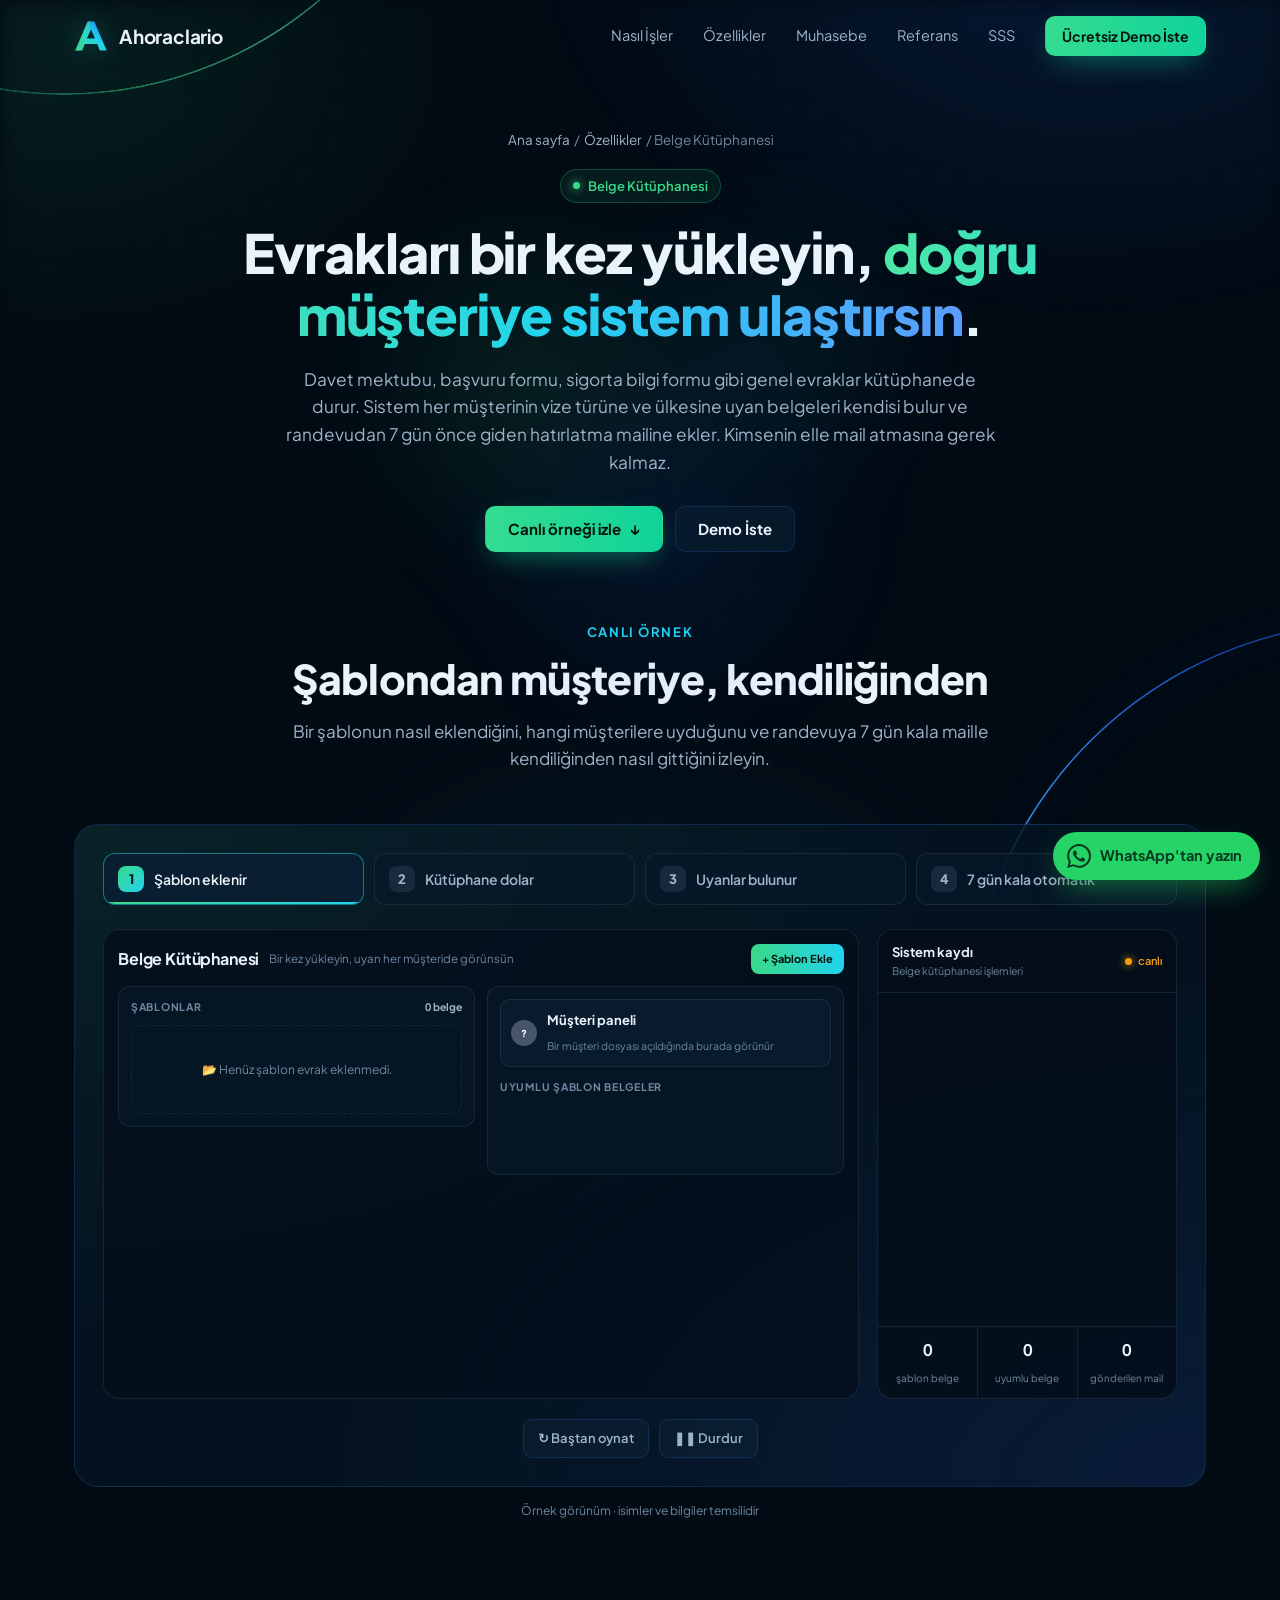
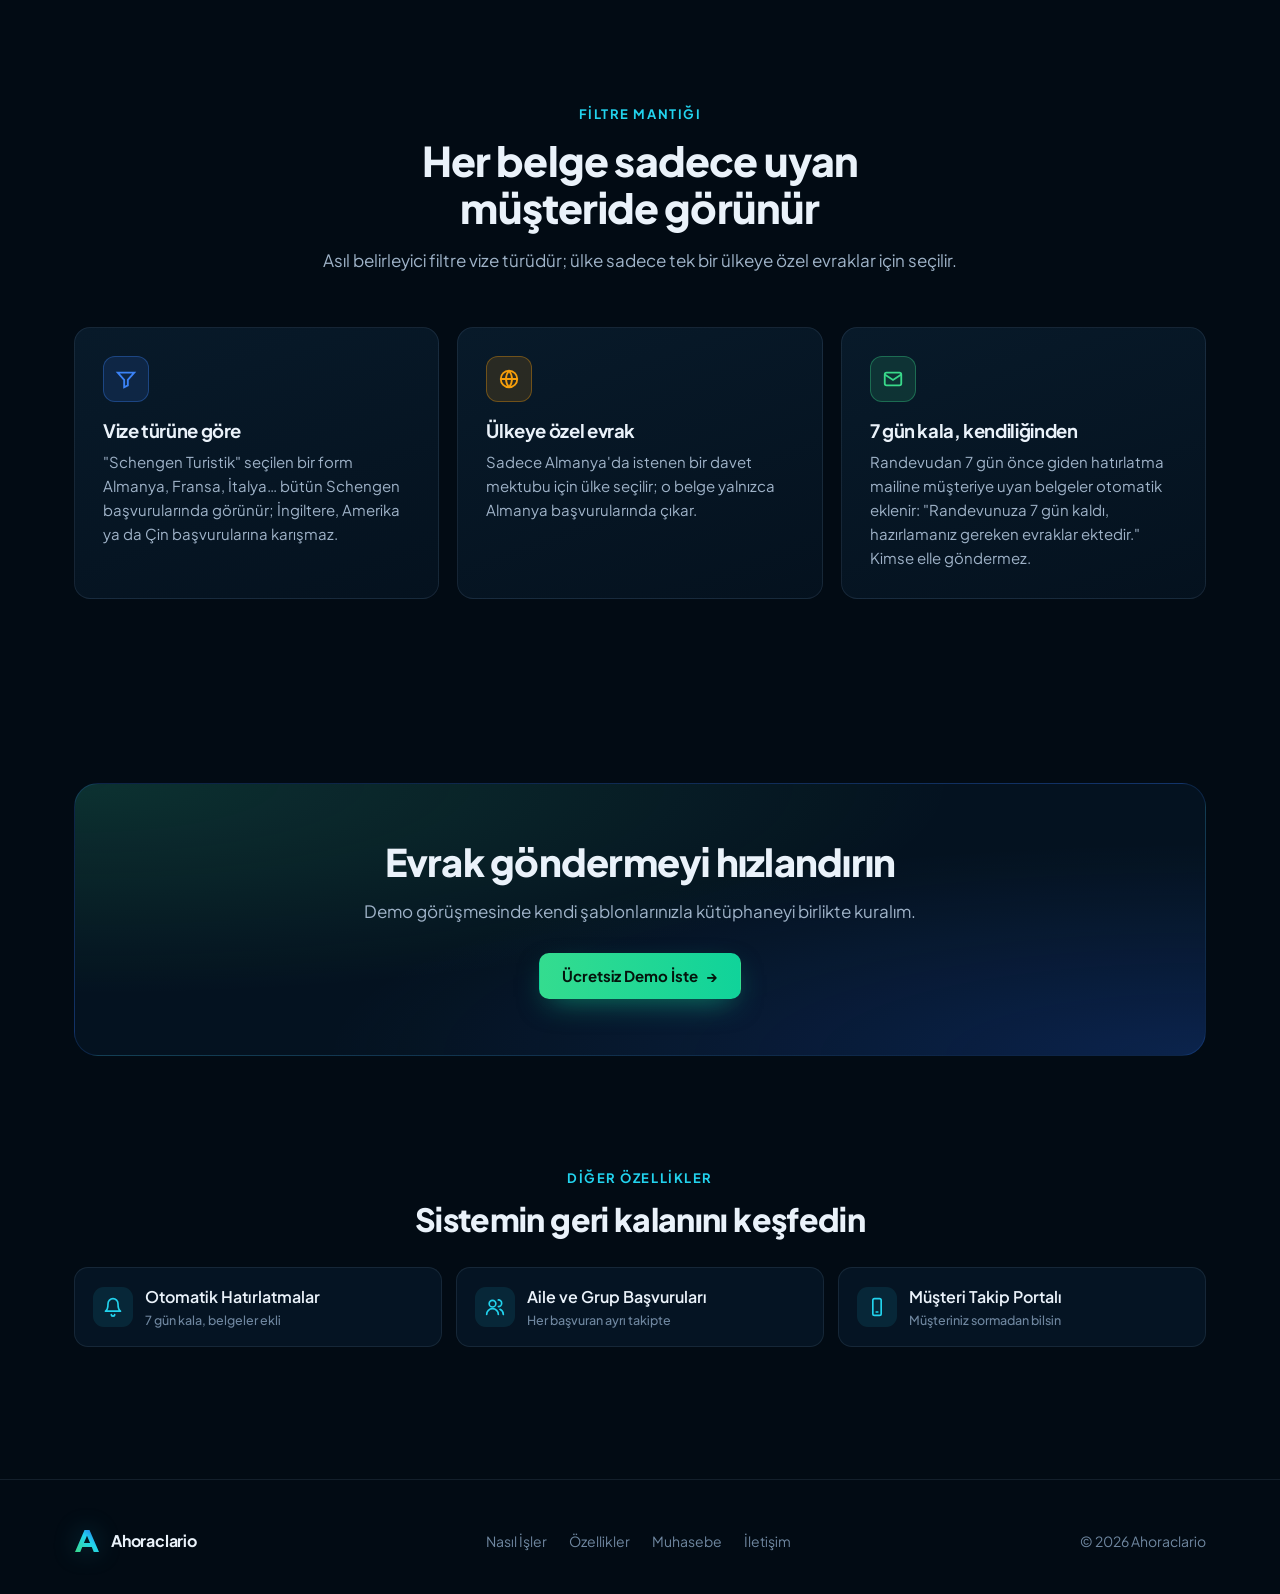
<file: belge-kutuphanesi.html>
<!DOCTYPE html>
<html lang="tr">
<head>
<meta charset="UTF-8">
<meta name="viewport" content="width=device-width, initial-scale=1">
<title>Belge Kütüphanesi — Vize Evrak Şablonları | Ahoraclario</title>
<meta name="description" content="Vize ofisleri için belge kütüphanesi: davet mektubu, başvuru formu gibi şablonları bir kez yükleyin; sistem her müşterinin vize türüne ve ülkesine uyanları bulur ve randevudan 7 gün önce hatırlatma mailine otomatik ekler.">
<link rel="canonical" href="https://ahoraclario.github.io/belge-kutuphanesi.html">
<meta name="theme-color" content="#020B14">
<meta property="og:type" content="website">
<meta property="og:title" content="Belge Kütüphanesi — Ahoraclario">
<meta property="og:description" content="Şablon evrakları bir kez yükleyin; uyanlar randevudan 7 gün önce müşteriye kendiliğinden gitsin.">
<meta property="og:url" content="https://ahoraclario.github.io/belge-kutuphanesi.html">
<meta property="og:locale" content="tr_TR">
<meta property="og:site_name" content="Ahoraclario">
<meta property="og:image" content="https://ahoraclario.github.io/og-image.jpg">
<meta property="og:image:width" content="1200">
<meta property="og:image:height" content="630">
<meta property="og:image:alt" content="Ahoraclario: vize operasyonunuza özel CRM">
<meta name="twitter:card" content="summary_large_image">
<meta name="twitter:title" content="Belge Kütüphanesi — Ahoraclario">
<meta name="twitter:description" content="Şablon evrakları bir kez yükleyin; uyanlar randevudan 7 gün önce müşteriye kendiliğinden gitsin.">
<meta name="twitter:image" content="https://ahoraclario.github.io/og-image.jpg">
<link rel="icon" href="data:image/svg+xml,%3Csvg xmlns='http://www.w3.org/2000/svg' viewBox='0 0 52 52'%3E%3Cdefs%3E%3ClinearGradient id='g' x1='0' y1='1' x2='1' y2='0'%3E%3Cstop offset='0' stop-color='%2339D98A'/%3E%3Cstop offset='.55' stop-color='%2322D3EE'/%3E%3Cstop offset='1' stop-color='%232563EB'/%3E%3C/linearGradient%3E%3C/defs%3E%3Cpath d='M21 4h10l19 44H39.5l-4-9.8H16.5l-4 9.8H2L21 4Zm5 11.5L19.8 30h12.4L26 15.5Z' fill='url(%23g)'/%3E%3C/svg%3E">
<script>
/* Windows bayrak emojilerini göstermez ("GR" yazar); gerekiyorsa bayrak fontu yüklenir.
   country-flag-emoji-polyfill (MIT, TalkJS) temel alınmıştır. */
(()=>{const f='"Twemoji Mozilla","Apple Color Emoji","Segoe UI Emoji","Segoe UI Symbol","Noto Color Emoji",sans-serif';
const t=e=>{const c=document.createElement('canvas');c.width=c.height=1;const x=c.getContext('2d',{willReadFrequently:true});x.textBaseline='top';x.font='100px '+f;x.scale(.01,.01);
const p=k=>{x.clearRect(0,0,100,100);x.fillStyle=k;x.fillText(e,0,0);return x.getImageData(0,0,1,1).data.join(',')};const w=p('#fff'),b=p('#000');return b===w&&!b.startsWith('0,0,0,')};
try{if(t('\u{1F60A}')&&!t('\u{1F1E8}\u{1F1ED}')){const s=document.createElement('style');s.textContent="@font-face{font-family:'Twemoji Country Flags';unicode-range:U+1F1E6-1F1FF,U+1F3F4,U+E0062-E0063,U+E0065,U+E0067,U+E006C,U+E006E,U+E0073-E0074,U+E0077,U+E007F;src:url('https://cdn.jsdelivr.net/npm/country-flag-emoji-polyfill@0.1.10/dist/TwemojiCountryFlags.woff2') format('woff2');font-display:swap}";document.head.appendChild(s)}}catch(e){}})();
</script>
<link rel="preconnect" href="https://fonts.googleapis.com">
<link rel="preconnect" href="https://fonts.gstatic.com" crossorigin>
<link href="https://fonts.googleapis.com/css2?family=Plus+Jakarta+Sans:wght@400;500;600;700;800&display=swap" rel="stylesheet">
<link rel="stylesheet" href="site.css?v=20260930d">
<style>
/* Belge Kütüphanesi sayfasına özel */
/* ── Canlı demo ortak stilleri ── */
.fb-wrap{display:grid;grid-template-columns:1fr 300px;gap:18px;align-items:stretch}
.fboard{position:relative;border-radius:16px;border:1px solid var(--border2);background:rgba(4,15,27,.75);padding:14px;overflow:hidden;min-height:470px}
.app-t{display:flex;align-items:center;gap:10px;flex-wrap:wrap;margin-bottom:12px}
.app-t b{font-size:16px;letter-spacing:-.01em}
.app-t small{color:var(--faint);font-size:11.5px}
.app-t .r{margin-left:auto;display:flex;gap:6px;flex-wrap:wrap}
.pill{display:inline-flex;align-items:center;gap:6px;font-size:11px;font-weight:600;color:var(--muted);padding:5px 10px;border-radius:8px;border:1px solid var(--border2);background:rgba(11,32,51,.6);transition:color .35s,background .35s,border-color .35s,box-shadow .35s;white-space:nowrap}
.pill.on{color:var(--text);background:rgba(34,211,238,.1);border-color:rgba(34,211,238,.5)}
.pill.pri{color:#04140C;background:linear-gradient(90deg,#39D98A,#22D3EE);border-color:transparent;font-weight:700}
.pill.press{animation:press .5s}
@keyframes press{40%{transform:scale(.93);box-shadow:0 0 0 4px rgba(34,211,238,.25)}}
.pn{border-radius:12px;border:1px solid var(--border2);background:rgba(8,25,42,.6);padding:12px}
.pn-h{display:flex;align-items:center;gap:8px;margin-bottom:9px;font-size:10.5px;font-weight:700;letter-spacing:.07em;color:var(--faint);text-transform:uppercase}
.pn-h .n{margin-left:auto;font-size:10.5px;letter-spacing:0;text-transform:none;color:var(--muted);font-variant-numeric:tabular-nums}
.row{display:grid;align-items:center;gap:10px;padding:9px 11px;border-radius:10px;border:1px solid var(--border2);background:rgba(8,25,42,.55);margin-bottom:6px;font-size:12px;color:#C9D6E3;max-height:120px;transition:background .45s,border-color .45s,box-shadow .45s,opacity .45s,transform .45s,max-height .45s .12s,padding .45s .12s,margin .45s .12s}
.row b{color:var(--text);font-weight:600}
.row small{display:block;color:var(--faint);font-size:10.5px}
.row.new{animation:rowIn .55s cubic-bezier(.2,.8,.2,1)}
.row.hl{border-color:rgba(34,211,238,.6);box-shadow:0 0 0 1px rgba(34,211,238,.35),0 12px 28px -16px rgba(34,211,238,.6)}
.row.ok{background:rgba(57,217,138,.08);border-color:rgba(57,217,138,.4)}
.row.dim{opacity:.35}
.row.gone{opacity:0;transform:translateX(26px);max-height:0;padding-top:0;padding-bottom:0;margin-bottom:0;border-width:0}
.row.hide{display:none}
@keyframes rowIn{from{opacity:0;transform:translateY(-8px)}}
.tg{display:inline-flex;align-items:center;gap:4px;font-size:10px;font-weight:700;padding:2px 7px;border-radius:6px;white-space:nowrap;background:rgba(148,178,210,.12);color:#C9D6E3;transition:background .4s,color .4s}
.tg.g{background:rgba(57,217,138,.14);color:#6EE7B7}.tg.o{background:rgba(245,158,11,.15);color:#FCD34D}
.tg.b{background:rgba(59,130,246,.17);color:#93C5FD}.tg.r{background:rgba(248,113,113,.15);color:#FCA5A5}
.tg.p{background:rgba(139,92,246,.18);color:#C4B5FD}.tg.c{background:rgba(34,211,238,.14);color:#67E8F9}
.tg.pk{background:rgba(236,72,153,.16);color:#F9A8D4}.tg.lm{background:rgba(132,204,22,.16);color:#BEF264}
.av{width:26px;height:26px;border-radius:50%;display:grid;place-items:center;flex-shrink:0;font-size:9.5px;font-weight:800;color:#fff;background:var(--c,#3B82F6)}
.fld{display:block;margin-bottom:9px}
.fld > span{display:block;font-size:10px;font-weight:700;letter-spacing:.05em;color:var(--faint);margin-bottom:4px}
.fld > div{min-height:32px;display:flex;align-items:center;gap:6px;padding:7px 10px;border-radius:8px;border:1px solid var(--border2);background:rgba(2,11,20,.55);font-size:12px;color:var(--text);transition:border-color .3s,box-shadow .3s}
.fld > div:empty::before{content:attr(data-ph);color:#4D6680}
.fld.act > div{border-color:rgba(59,130,246,.8);box-shadow:0 0 0 3px rgba(59,130,246,.15)}
.fld.act > div::after{content:'';width:1.5px;height:14px;background:#93C5FD;animation:caret 1s steps(1) infinite}
@keyframes caret{50%{opacity:0}}
.modal{position:absolute;z-index:6;left:50%;top:50%;width:min(420px,calc(100% - 28px));transform:translate(-50%,-46%) scale(.97);opacity:0;pointer-events:none;border-radius:14px;border:1px solid var(--border);background:#0B2034;box-shadow:0 30px 70px rgba(0,0,0,.65);padding:16px;transition:opacity .4s,transform .4s cubic-bezier(.2,.8,.2,1)}
.modal.show{opacity:1;transform:translate(-50%,-50%)}
.modal h5{margin:0 0 3px;font-size:14.5px;color:var(--text)}
.modal > small{display:block;color:var(--faint);font-size:11px;margin-bottom:12px}
.shade{position:absolute;inset:0;z-index:5;background:rgba(2,11,20,.55);opacity:0;pointer-events:none;transition:opacity .4s}
.shade.show{opacity:1}
.mbtns{display:grid;grid-template-columns:1fr 1.4fr;gap:8px;margin-top:12px}
.mbtns span{text-align:center;padding:8px;border-radius:8px;font-size:12px;font-weight:700;border:1px solid var(--border2);color:var(--muted)}
.mbtns span.go{background:#2563EB;border-color:#2563EB;color:#fff}
.mbtns span.press{animation:press .5s}
/* Beyaz mail önizlemesi (müşterinin gördüğü) */
.mailc{border-radius:12px;overflow:hidden;background:#fff;color:#1F2937;box-shadow:0 24px 60px rgba(0,0,0,.55),0 0 0 1px rgba(255,255,255,.08);font-size:11px}
.mp-top{padding:8px 12px;background:#F1F4F8;border-bottom:1px solid #E5E9F0}
.mp-top b{display:block;font-size:11.5px;color:#111827}
.mp-top small{color:#6B7280;font-size:9.5px}
.mp-brand{display:flex;align-items:center;gap:9px;padding:10px 14px;background:#10305C;border-top:3px solid #DC2626;color:#fff}
.mp-brand i{width:22px;height:22px;border-radius:6px;background:#DC2626;display:grid;place-items:center;font-style:normal;font-size:11px}
.mp-brand b{font-size:11.5px;letter-spacing:.04em}
.mp-brand small{display:block;font-size:8px;letter-spacing:.12em;color:#9FB3D8}
.mp-body{padding:11px 14px 13px}
.mp-lang{display:inline-block;font-size:8.5px;font-weight:700;padding:2px 7px;border-radius:9px;background:#FEE2E2;color:#B91C1C}
.mp-body h6{margin:7px 0 5px;font-size:13px;color:#10305C}
.mp-body p{margin:0 0 7px;color:#374151;line-height:1.45}
.mp-info{display:grid;gap:3px;padding:8px 10px;border-radius:8px;background:#EFF6FF;border:1px solid #DBEAFE;margin-bottom:8px;color:#1E3A8A;font-weight:600}
.mp-att{display:flex;flex-wrap:wrap;gap:5px;margin-bottom:9px}
.mp-att span{font-size:9.5px;font-weight:600;padding:3px 7px;border-radius:6px;background:#F3F4F6;border:1px solid #E5E7EB;color:#374151}
.mp-att span.new{animation:rowIn .5s}
.mp-btn{display:inline-block;font-size:10.5px;font-weight:700;padding:6px 11px;border-radius:7px;background:#3B82F6;color:#fff}
.mp-en{margin-top:9px;padding-top:8px;border-top:1px dashed #D1D5DB;color:#6B7280;font-size:10px}
.mp-en b{color:#1D4ED8}
/* Sistem kaydı */
.log{border-radius:16px;border:1px solid var(--border2);background:rgba(4,15,27,.85);display:flex;flex-direction:column;overflow:hidden}
.log-h{display:flex;justify-content:space-between;align-items:center;gap:10px;padding:12px 14px;border-bottom:1px solid var(--border2)}
.log-h b{display:block;font-size:13px}
.log-h small{display:block;font-size:10.5px;color:var(--faint)}
.live{display:flex;align-items:center;gap:6px;font-size:11px;color:var(--green);font-weight:600;white-space:nowrap}
.live::before{content:'';width:7px;height:7px;border-radius:50%;background:currentColor;box-shadow:0 0 8px currentColor;animation:blink2 1.4s infinite}
.demo.is-paused .live{color:#F59E0B}
@keyframes blink2{50%{opacity:.3}}
.log-list{flex:1 1 0;min-height:0;overflow:hidden;padding:10px 12px;display:flex;flex-direction:column;gap:3px;justify-content:flex-end;-webkit-mask-image:linear-gradient(to bottom,transparent,#000 70px);mask-image:linear-gradient(to bottom,transparent,#000 70px)}
.ev{display:grid;grid-template-columns:24px 1fr auto;gap:9px;align-items:start;padding:6px 7px;border-radius:9px;font-size:12px;line-height:1.35;color:#C9D6E3;animation:evIn .45s cubic-bezier(.2,.8,.2,1) both,evNew 1.8s ease-out}
.ev.ff{animation:none}
@keyframes evIn{from{opacity:0;transform:translateY(8px)}}
@keyframes evNew{0%,30%{background:rgba(148,178,210,.08)}100%{background:transparent}}
.ev i{width:24px;height:24px;border-radius:7px;display:grid;place-items:center;font-style:normal;color:#9FB3C8;background:rgba(148,178,210,.1)}
.ev i svg{width:12px;height:12px;fill:none;stroke:currentColor;stroke-width:2.2;stroke-linecap:round;stroke-linejoin:round}
.ev.auto i{color:var(--green);background:rgba(57,217,138,.13)}
.ev.ml i{color:#60A5FA;background:rgba(59,130,246,.15)}
.ev.rule i{color:#F59E0B;background:rgba(245,158,11,.14)}
.ev.bad i{color:#F87171;background:rgba(248,113,113,.15)}
.ev b{color:var(--text);font-weight:600}
.ev small{display:flex;flex-wrap:wrap;align-items:center;gap:5px;margin-top:2px;color:var(--faint);font-size:10.5px}
.ev em{font-style:normal;font-size:9.5px;font-weight:700;padding:1px 5px;border-radius:4px;color:#B7C9DA;background:rgba(148,178,210,.12)}
.ev em.sys{color:var(--green);background:rgba(57,217,138,.1)}
.ev time{font-size:10.5px;color:var(--faint);font-variant-numeric:tabular-nums;padding-top:1px}
.ev-day{display:flex;align-items:center;gap:8px;margin:6px 2px 3px;font-size:10px;font-weight:700;color:var(--faint);animation:evIn .45s both}
.ev-day::after{content:'';flex:1;height:1px;background:var(--border2)}
.ev-day.ff{animation:none}
.log-f{display:grid;grid-template-columns:repeat(3,1fr);border-top:1px solid var(--border2)}
.log-f div{padding:10px 8px;text-align:center}
.log-f div+div{border-left:1px solid var(--border2)}
.log-f b{display:block;font-size:16px;font-variant-numeric:tabular-nums;letter-spacing:-.01em}
.log-f small{color:var(--faint);font-size:10px}
.demo.is-paused *,.demo.is-paused *::before,.demo.is-paused *::after{animation-play-state:paused!important}
.demo.instant *,.demo.instant *::before,.demo.instant *::after{transition:none!important}
.demo-ctrl button[aria-pressed="true"]{color:var(--text);border-color:rgba(245,158,11,.55)}
@media (max-width:1100px){ .fb-wrap{grid-template-columns:1fr} .log-list{flex:none;height:300px} }
@media (max-width:980px){ .demo-steps{grid-template-columns:repeat(3,1fr)!important} }
@media (max-width:760px){ .demo-steps{grid-template-columns:1fr 1fr!important} .fboard{min-height:0} .app-t .r{margin-left:0} }
.bgrid{display:grid;grid-template-columns:minmax(0,1fr) minmax(0,1fr);gap:12px;align-items:start}
.views{display:grid}.view{grid-area:1/1;transition:opacity .5s,transform .5s cubic-bezier(.2,.8,.2,1)}
.view.hide{opacity:0;transform:translateY(10px);pointer-events:none}
.empty{padding:34px 14px;text-align:center;color:var(--faint);font-size:12px;border:1px dashed var(--border2);border-radius:10px}
.lb{grid-template-columns:22px minmax(0,1fr)}
.lb > span{font-size:14px}
.lb .rule{display:flex;gap:5px;flex-wrap:wrap;margin-top:4px}
.cust{display:flex;align-items:center;gap:10px;padding:10px;border-radius:10px;background:rgba(11,32,51,.6);border:1px solid var(--border2);transition:border-color .4s}
.cust.new{animation:rowIn .5s}
.cust b{display:block;font-size:13px;color:var(--text)}
.cust small{color:var(--faint);font-size:10.5px}
.mt{grid-template-columns:minmax(0,1fr) auto}
.mt .pill{padding:4px 8px;font-size:10.5px}
.autonote{margin-top:6px;padding:9px 11px;border-radius:9px;background:rgba(57,217,138,.08);border:1px solid rgba(57,217,138,.3);color:#A7F3D0;font-size:11.5px;opacity:0;transition:opacity .4s}
.autonote b{color:#fff}
.autonote.show{opacity:1}
.vis{padding:9px 11px;border-radius:9px;background:rgba(59,130,246,.1);border:1px solid rgba(59,130,246,.3);color:#93C5FD;font-size:11.5px;margin:2px 0 9px;transition:background .4s}
.vis b{color:#fff}
.vis.new{animation:rowIn .45s}
@media (max-width:760px){ .bgrid{grid-template-columns:1fr} }
</style>
<script type="application/ld+json">
{"@context": "https://schema.org", "@type": "BreadcrumbList", "itemListElement": [{"@type": "ListItem", "position": 1, "name": "Ana sayfa", "item": "https://ahoraclario.github.io/"}, {"@type": "ListItem", "position": 2, "name": "Belge Kütüphanesi", "item": "https://ahoraclario.github.io/belge-kutuphanesi.html"}]}
</script>
</head>
<body>

<div class="bg" aria-hidden="true">
  <div class="bg-glow"></div><div class="bg-grid"></div>
  <div class="arc arc-tl"><i></i></div><div class="arc arc-br"><i></i></div>
</div>

<header class="nav" id="nav">
  <div class="wrap">
    <a href="index.html" class="brand" aria-label="Ahoraclario ana sayfa">
      <svg viewBox="0 0 52 52" aria-hidden="true"><defs><linearGradient id="bA" x1="0" y1="1" x2="1" y2="0"><stop offset="0" stop-color="#39D98A"/><stop offset=".55" stop-color="#22D3EE"/><stop offset="1" stop-color="#2563EB"/></linearGradient></defs><path d="M21 4h10l19 44H39.5l-4-9.8H16.5l-4 9.8H2L21 4Zm5 11.5L19.8 30h12.4L26 15.5Z" fill="url(#bA)"/><path d="M2 48 21 4h5L8.5 48Z" fill="#39D98A" opacity=".55"/></svg>
      Ahoraclario
    </a>
    <nav class="nav-links" id="navLinks" aria-label="Ana menü">
      <a href="index.html#akis">Nasıl İşler</a>
      <a href="index.html#ozellikler">Özellikler</a>
      <a href="index.html#muhasebe">Muhasebe</a>
      <a href="index.html#referans">Referans</a>
      <a href="index.html#sss">SSS</a>
      <a href="index.html#iletisim" class="btn btn-primary btn-sm">Ücretsiz Demo İste</a>
    </nav>
    <button class="menu-btn" id="menuBtn" aria-label="Menüyü aç" aria-expanded="false" aria-controls="navLinks">
      <svg width="20" height="20" viewBox="0 0 24 24" fill="none" stroke="currentColor" stroke-width="2"><path d="M4 7h16M4 12h16M4 17h16"/></svg>
    </button>
  </div>
</header>

<main>
<section class="page-hero" aria-labelledby="h-hero">
  <div class="wrap">
    <div class="crumb"><a href="index.html">Ana sayfa</a> / <a href="index.html#ozellikler">Özellikler</a> / Belge Kütüphanesi</div>
    <span class="eyebrow"><span class="dot"></span>Belge Kütüphanesi</span>
    <h1 id="h-hero">Evrakları bir kez yükleyin, <span class="grad">doğru müşteriye sistem ulaştırsın</span>.</h1>
    <p class="lead">Davet mektubu, başvuru formu, sigorta bilgi formu gibi genel evraklar kütüphanede durur. Sistem her müşterinin vize türüne ve ülkesine uyan belgeleri kendisi bulur ve randevudan 7 gün önce giden hatırlatma mailine ekler. Kimsenin elle mail atmasına gerek kalmaz.</p>
    <div class="hero-ctas">
      <a href="#canli" class="btn btn-primary">Canlı örneği izle <span aria-hidden="true">↓</span></a>
      <a href="index.html#iletisim" class="btn btn-ghost">Demo İste</a>
    </div>
  </div>
</section>

<section id="canli" style="padding-top:40px" aria-labelledby="h-demo">
  <div class="wrap">
    <div class="sec-head reveal">
      <div class="kicker">Canlı örnek</div>
      <h2 id="h-demo">Şablondan müşteriye, kendiliğinden</h2>
      <p>Bir şablonun nasıl eklendiğini, hangi müşterilere uyduğunu ve randevuya 7 gün kala maille kendiliğinden nasıl gittiğini izleyin.</p>
    </div>

    <div class="demo reveal" id="demo">
      <div class="demo-steps" role="tablist" aria-label="Demo adımları" style="grid-template-columns:repeat(4,1fr)">
        <button class="dstep" data-s="0" role="tab"><span class="n">1</span>Şablon eklenir<span class="bar"></span></button>
        <button class="dstep" data-s="1" role="tab"><span class="n">2</span>Kütüphane dolar<span class="bar"></span></button>
        <button class="dstep" data-s="2" role="tab"><span class="n">3</span>Uyanlar bulunur<span class="bar"></span></button>
        <button class="dstep" data-s="3" role="tab"><span class="n">4</span>7 gün kala otomatik<span class="bar"></span></button>
      </div>

      <div class="fb-wrap">
        <div class="fboard" id="board" aria-label="Belge Kütüphanesi (örnek)">
          <div class="app-t"><b>Belge Kütüphanesi</b><small>Bir kez yükleyin, uyan her müşteride görünsün</small><div class="r"><span class="pill pri" id="addBtn">+ Şablon Ekle</span></div></div>
          <div class="bgrid">
            <div class="pn"><div class="pn-h">Şablonlar<span class="n" id="libN">0 belge</span></div><div id="lib"><div class="empty" id="libE">📂 Henüz şablon evrak eklenmedi.</div></div></div>
            <div class="pn"><div class="views">
              <div class="view" id="vCust">
                <div class="cust" id="cust"><span class="av" style="--c:#475569">?</span><div><b>Müşteri paneli</b><small>Bir müşteri dosyası açıldığında burada görünür</small></div></div>
                <div class="pn-h" style="margin-top:12px">Uyumlu şablon belgeler<span class="n" id="matchN"></span></div><div id="match"></div>
                <div class="autonote" id="sendAll">🔔 Bu belgeler randevudan <b>7 gün önce</b> hatırlatma mailine otomatik eklenecek.</div>
              </div>
              <div class="view hide" id="vMail"><div class="mailc" id="mail"></div></div>
            </div></div>
          </div>
          <div class="shade" id="shade"></div>
          <div class="modal" id="modal">
            <h5>+ Şablon Evrak Ekle</h5><small>Bu evrakı hangi müşterilerin panelinde görmek istediğinizi belirleyin.</small>
            <label class="fld"><span>1 · ŞABLON ADI *</span><div id="fName" data-ph="Örn: Schengen Başvuru Formu"></div></label>
            <label class="fld"><span>2 · VİZE TÜRÜ (asıl belirleyici filtre)</span><div id="fType">— Tüm Vize Türleri (fark etmez) —</div></label>
            <label class="fld"><span>3 · ÜLKE (sadece tek ülkeye özel evrak için)</span><div id="fCountry">— Tüm Ülkeler (fark etmez) —</div></label>
            <div class="vis" id="fVis">👁 Bu evrak şu an: <b>tüm müşterilerde</b> görünecek</div>
            <label class="fld"><span>5 · DOSYA *</span><div id="fFile" data-ph="Dosya seçilmedi"></div></label>
            <div class="mbtns"><span>Vazgeç</span><span class="go" id="save">✓ Kaydet</span></div>
          </div>
        </div>

        <div class="log" aria-label="Sistem kaydı (örnek)">
          <div class="log-h"><div><b>Sistem kaydı</b><small>Belge kütüphanesi işlemleri</small></div><span class="live" id="liveTag">canlı</span></div>
          <div class="log-list" id="log" aria-live="polite"></div>
          <div class="log-f"><div><b id="s1">0</b><small>şablon belge</small></div><div><b id="s2">0</b><small>uyumlu belge</small></div><div><b id="s3">0</b><small>gönderilen mail</small></div></div>
        </div>
      </div>

      <div class="demo-ctrl"><button id="replay" type="button">↻ Baştan oynat</button><button id="pause" type="button" aria-pressed="false">❚❚ Durdur</button></div>
    </div>
    <p class="demo-note" style="text-align:center;margin-top:14px">Örnek görünüm · isimler ve bilgiler temsilidir</p>
  </div>
</section>

<section aria-labelledby="h-filtremant">
  <div class="wrap">
    <div class="sec-head reveal">
      <div class="kicker">Filtre mantığı</div>
      <h2 id="h-filtremant">Her belge sadece uyan müşteride görünür</h2>
      <p>Asıl belirleyici filtre vize türüdür; ülke sadece tek bir ülkeye özel evraklar için seçilir.</p>
    </div>
    <div class="grid3">
      <div class="card reveal" style="--c:#3B82F6"><div class="ficon"><svg viewBox="0 0 24 24" fill="none" stroke="currentColor" stroke-width="2"><path d="M3 5h18l-7 8v6l-4 2v-8L3 5Z"/></svg></div>
        <h3>Vize türüne göre</h3><p>"Schengen Turistik" seçilen bir form Almanya, Fransa, İtalya… bütün Schengen başvurularında görünür; İngiltere, Amerika ya da Çin başvurularına karışmaz.</p></div>
      <div class="card reveal" style="--c:#F59E0B"><div class="ficon"><svg viewBox="0 0 24 24" fill="none" stroke="currentColor" stroke-width="2"><circle cx="12" cy="12" r="9"/><path d="M3 12h18M12 3a14 14 0 0 1 0 18M12 3a14 14 0 0 0 0 18"/></svg></div>
        <h3>Ülkeye özel evrak</h3><p>Sadece Almanya'da istenen bir davet mektubu için ülke seçilir; o belge yalnızca Almanya başvurularında çıkar.</p></div>
      <div class="card reveal" style="--c:#39D98A"><div class="ficon"><svg viewBox="0 0 24 24" fill="none" stroke="currentColor" stroke-width="2"><rect x="3" y="5" width="18" height="14" rx="2"/><path d="m3 7 9 6 9-6"/></svg></div>
        <h3>7 gün kala, kendiliğinden</h3><p>Randevudan 7 gün önce giden hatırlatma mailine müşteriye uyan belgeler otomatik eklenir: "Randevunuza 7 gün kaldı, hazırlamanız gereken evraklar ektedir." Kimse elle göndermez.</p></div>
    </div>
  </div>
</section>

<section aria-labelledby="h-gain">
  <div class="wrap">
    <div class="cta-band reveal">
      <h2 id="h-gain">Evrak göndermeyi hızlandırın</h2>
      <p>Demo görüşmesinde kendi şablonlarınızla kütüphaneyi birlikte kuralım.</p>
      <a href="index.html#iletisim" class="btn btn-primary">Ücretsiz Demo İste <span aria-hidden="true">→</span></a>
    </div>
  </div>
</section>

<section aria-labelledby="h-more" style="padding-top:20px">
  <div class="wrap">
    <div class="sec-head reveal" style="margin-bottom:30px">
      <div class="kicker">Diğer özellikler</div>
      <h2 id="h-more" style="font-size:clamp(24px,2.6vw,32px)">Sistemin geri kalanını keşfedin</h2>
    </div>
    <div class="more-grid reveal">
      <a href="otomatik-hatirlatmalar.html"><span><svg class="ico" viewBox="0 0 24 24" aria-hidden="true"><path d="M6 8a6 6 0 0 1 12 0c0 7 3 9 3 9H3s3-2 3-9M10 21a2 2 0 0 0 4 0"/></svg></span><div>Otomatik Hatırlatmalar<small>7 gün kala, belgeler ekli</small></div></a>
      <a href="aile-grup-basvurulari.html"><span><svg class="ico" viewBox="0 0 24 24" aria-hidden="true"><circle cx="9" cy="8" r="4"/><path d="M2 21a7 7 0 0 1 14 0M16 3.5a4 4 0 0 1 0 8M22 21a7 7 0 0 0-4-6.3"/></svg></span><div>Aile ve Grup Başvuruları<small>Her başvuran ayrı takipte</small></div></a>
      <a href="musteri-portali.html"><span><svg class="ico" viewBox="0 0 24 24" aria-hidden="true"><rect x="7" y="2" width="10" height="20" rx="2"/><path d="M11 18h2"/></svg></span><div>Müşteri Takip Portalı<small>Müşteriniz sormadan bilsin</small></div></a>
    </div>
  </div>
</section>
</main>


<footer>
  <div class="wrap">
    <div class="brand" style="font-size:16px;color:var(--text)">
      <svg viewBox="0 0 52 52" style="width:26px;height:26px" aria-hidden="true"><path d="M21 4h10l19 44H39.5l-4-9.8H16.5l-4 9.8H2L21 4Zm5 11.5L19.8 30h12.4L26 15.5Z" fill="url(#bA)"/></svg>
      Ahoraclario
    </div>
    <div class="links">
      <a href="index.html#akis">Nasıl İşler</a><a href="index.html#ozellikler">Özellikler</a><a href="index.html#muhasebe">Muhasebe</a><a href="index.html#iletisim">İletişim</a>
    </div>
    <div>© <span id="year">2026</span> Ahoraclario</div>
  </div>
</footer>

<a class="wa-fab" href="https://wa.me/905514089810?text=Merhaba%20Samet%2C%20vize%20dan%C4%B1%C5%9Fmanl%C4%B1k%20CRM%27i%20hakk%C4%B1nda%20bilgi%20almak%20istiyorum." target="_blank" rel="noopener" aria-label="WhatsApp'tan yazın"><svg viewBox="0 0 24 24" aria-hidden="true"><path fill="currentColor" d="M17.472 14.382c-.297-.149-1.758-.867-2.03-.967-.273-.099-.471-.148-.67.15-.197.297-.767.966-.94 1.164-.173.199-.347.223-.644.075-.297-.15-1.255-.463-2.39-1.475-.883-.788-1.48-1.761-1.653-2.059-.173-.297-.018-.458.13-.606.134-.133.298-.347.446-.52.149-.174.198-.298.298-.497.099-.198.05-.371-.025-.52-.075-.149-.669-1.612-.916-2.207-.242-.579-.487-.5-.669-.51-.173-.008-.371-.01-.57-.01-.198 0-.52.074-.792.372-.272.297-1.04 1.016-1.04 2.479 0 1.462 1.065 2.875 1.213 3.074.149.198 2.096 3.2 5.077 4.487.709.306 1.262.489 1.694.625.712.227 1.36.195 1.871.118.571-.085 1.758-.719 2.006-1.413.248-.694.248-1.289.173-1.413-.074-.124-.272-.198-.57-.347m-5.421 7.403h-.004a9.87 9.87 0 01-5.031-1.378l-.361-.214-3.741.982.998-3.648-.235-.374a9.86 9.86 0 01-1.51-5.26c.001-5.45 4.436-9.884 9.888-9.884 2.64 0 5.122 1.03 6.988 2.898a9.825 9.825 0 012.893 6.994c-.003 5.45-4.437 9.884-9.885 9.884m8.413-18.297A11.815 11.815 0 0012.05 0C5.495 0 .16 5.335.157 11.892c0 2.096.547 4.142 1.588 5.945L.057 24l6.305-1.654a11.882 11.882 0 005.683 1.448h.005c6.554 0 11.89-5.335 11.893-11.893a11.821 11.821 0 00-3.48-8.413Z"/></svg><span>WhatsApp'tan yazın</span></a>

<script>
// Menü (mobil), kaydırınca üst çubuk, görünür olunca giriş animasyonu
const nav = document.getElementById('nav'), menuBtn = document.getElementById('menuBtn'), links = document.getElementById('navLinks');
menuBtn.addEventListener('click', () => { const o = links.classList.toggle('open'); menuBtn.setAttribute('aria-expanded', o); });
links.addEventListener('click', e => { if(e.target.closest('a')){ links.classList.remove('open'); menuBtn.setAttribute('aria-expanded', false); } });
const onScroll = () => nav.classList.toggle('scrolled', scrollY > 10); addEventListener('scroll', onScroll, { passive:true }); onScroll();
if('IntersectionObserver' in window){
  const io = new IntersectionObserver(es => es.forEach(x => { if(x.isIntersecting){ x.target.classList.add('in'); io.unobserve(x.target); } }), { threshold:.12 });
  document.querySelectorAll('.reveal').forEach(el => io.observe(el));
} else document.querySelectorAll('.reveal').forEach(el => el.classList.add('in'));
document.getElementById('year').textContent = new Date().getFullYear();
</script>
<script>
// ── Canlı demo ──
(() => {
  const $ = id => document.getElementById(id);
  const demo = $('demo'), steps = [...document.querySelectorAll('.dstep')];
  const logEl = $('log'), pauseBtn = $('pause');
  const reduce = matchMedia('(prefers-reduced-motion: reduce)').matches;

  // Duraklatılabilir zamanlayıcı: "Durdur"da bekleyen her adım olduğu yerde donar,
  // "Devam et"te kalan süresiyle kaldığı yerden sürer.
  const T = (() => {
    let list = [], pausedAt = null, offset = 0;
    const now = () => (pausedAt ?? performance.now()) - offset;
    const arm = t => { t.id = setTimeout(() => { list = list.filter(x => x !== t); t.fn(); }, Math.max(0, t.due - now())); };
    return {
      add(fn, ms){ const t = { fn, due: now() + ms }; list.push(t); if(pausedAt === null) arm(t); },
      clear(){ list.forEach(t => clearTimeout(t.id)); list = []; },
      pause(){ if(pausedAt !== null) return; pausedAt = performance.now(); list.forEach(t => clearTimeout(t.id)); },
      resume(){ if(pausedAt === null) return; offset += performance.now() - pausedAt; pausedAt = null; list.forEach(arm); },
    };
  })();
  // Anında mod: bir adıma atlarken önceki sahneler animasyonsuz, sırasıyla uygulanır
  let instant = null;
  const later = (fn, ms) => instant ? instant.push({ fn, ms, k: instant.length }) : T.add(fn, ms);
  const anim = (el, cls) => { if(instant || !el) return; el.classList.remove(cls); void el.offsetWidth; el.classList.add(cls); };
  const press = el => anim(el, 'press');
  // Yazı yazma efekti: metni harf harf doldurur
  function type(el, text, at, per = 45){
    later(() => { el.closest('.fld')?.classList.add('act'); el.textContent = ''; }, at);
    [...text].forEach((ch, i) => later(() => { el.textContent += ch; }, at + 60 + i * per));
    later(() => el.closest('.fld')?.classList.remove('act'), at + 60 + text.length * per + 250);
    return at + 60 + text.length * per + 250;
  }
  // Sayı sayma efekti
  function count(el, from, to, at, dur = 900, fmt = n => n){
    const n = 12; for(let k = 0; k <= n; k++) later(() => { el.textContent = fmt(Math.round(from + (to - from) * k / n)); }, at + dur * k / n);
  }

  // Çizgi ikonlar
  const P = {
    web:'<circle cx="12" cy="12" r="9"/><path d="M3 12h18M12 3a14 14 0 0 1 0 18M12 3a14 14 0 0 0 0 18"/>',
    user:'<circle cx="12" cy="8" r="4"/><path d="M4 21a8 8 0 0 1 16 0"/>',
    users:'<circle cx="9" cy="8" r="4"/><path d="M2 21a7 7 0 0 1 14 0M16 3.5a4 4 0 0 1 0 8M22 21a7 7 0 0 0-4-6.3"/>',
    assign:'<circle cx="9" cy="8" r="4"/><path d="M2 21a7 7 0 0 1 14 0M16 11l2 2 4-4"/>',
    mail:'<rect x="3" y="5" width="18" height="14" rx="2"/><path d="m3 7 9 6 9-6"/>',
    phone:'<path d="M5 4h4l2 5-2.5 1.5a11 11 0 0 0 5 5L15 13l5 2v4a2 2 0 0 1-2 2A16 16 0 0 1 3 6a2 2 0 0 1 2-2"/>',
    clip:'<path d="m21 11-8.5 8.5a5 5 0 0 1-7-7L14 4a3.5 3.5 0 0 1 5 5l-8.5 8.5a2 2 0 0 1-3-3L15 7"/>',
    check:'<path d="M20 6 9 17l-5-5"/>',
    cal:'<rect x="3" y="4" width="18" height="17" rx="2"/><path d="M3 9h18M8 2v4M16 2v4"/>',
    bell:'<path d="M6 8a6 6 0 0 1 12 0c0 7 3 9 3 9H3s3-2 3-9M10 21a2 2 0 0 0 4 0"/>',
    timer:'<circle cx="12" cy="13" r="8"/><path d="M12 9v4l2 2M9 2h6"/>',
    doc:'<path d="M14 3H6a2 2 0 0 0-2 2v14a2 2 0 0 0 2 2h12a2 2 0 0 0 2-2V9z"/><path d="M14 3v6h6"/>',
    folder:'<path d="M3 7a2 2 0 0 1 2-2h4l2 2h8a2 2 0 0 1 2 2v8a2 2 0 0 1-2 2H5a2 2 0 0 1-2-2Z"/>',
    filter:'<path d="M3 5h18l-7 8v6l-4 2v-8L3 5Z"/>',
    move:'<path d="M4 8h14l-4-4M20 16H6l4 4"/>',
    list:'<path d="M9 6h11M9 12h11M9 18h11M4 6h.01M4 12h.01M4 18h.01"/>',
    flag:'<path d="M5 21V4M5 4h11l-2 4 2 4H5"/>',
    done:'<circle cx="12" cy="12" r="9"/><path d="m8 12 3 3 5-6"/>',
    chart:'<path d="M4 20V10M10 20V4M16 20v-7M22 20H2"/>',
    lock:'<rect x="5" y="11" width="14" height="10" rx="2"/><path d="M8 11V7a4 4 0 0 1 8 0v4"/>',
    eye:'<path d="M2 12s4-7 10-7 10 7 10 7-4 7-10 7S2 12 2 12Z"/><circle cx="12" cy="12" r="3"/>',
    key:'<circle cx="8" cy="15" r="4"/><path d="m11 12 9-9M17 6l3 3"/>',
    pay:'<rect x="2" y="6" width="20" height="12" rx="2"/><circle cx="12" cy="12" r="2.5"/>',
    stage:'<path d="M3 12a9 9 0 0 1 15.5-6.3L21 8M21 3v5h-5M21 12a9 9 0 0 1-15.5 6.3L3 16M3 21v-5h5"/>',
    down:'<path d="M12 3v12M7 10l5 5 5-5M4 21h16"/>',
    up:'<path d="M12 21V9M7 14l5-5 5 5M4 3h16"/>',
    paste:'<rect x="8" y="3" width="8" height="4" rx="1"/><path d="M8 5H6a2 2 0 0 0-2 2v12a2 2 0 0 0 2 2h12a2 2 0 0 0 2-2V7a2 2 0 0 0-2-2h-2"/>',
    session:'<rect x="3" y="4" width="18" height="12" rx="2"/><path d="M8 20h8M12 16v4"/>',
  };
  const svg = k => `<svg viewBox="0 0 24 24" aria-hidden="true">${P[k]}</svg>`;

  // Sistem kaydı. who: işlemi yapan kişi; boşsa işlem otomatiktir.
  const C = { auto:0, mail:0 };
  let day = 0, time = '09:00', lastDay = null;
  const dayLabel = d => new Date(2026, 8, 30 + d).toLocaleDateString('tr-TR', { day:'numeric', month:'long', weekday:'long' });
  const at = (d, t) => { day = d; time = t; };
  function ev(kind, icon, html, sub, who){
    const ff = instant ? ' ff' : '';
    if(day !== lastDay){
      lastDay = day;
      const d = document.createElement('div'); d.className = 'ev-day' + ff; d.textContent = dayLabel(day);
      logEl.appendChild(d);
    }
    const tag = who ? `<em>${who}</em>` : '<em class="sys">Otomatik</em>';
    const r = document.createElement('div'); r.className = 'ev ' + kind + ff;
    r.innerHTML = `<i>${svg(icon)}</i><div>${html}<small>${tag}${sub ? '<span>' + sub + '</span>' : ''}</small></div><time>${time}</time>`;
    logEl.appendChild(r);
    while(logEl.children.length > 24) logEl.firstChild.remove();
    if(kind === 'ml') C.mail++; else if(!who) C.auto++;
    stats();
  }
  function resetLog(){ logEl.innerHTML = ''; C.auto = 0; C.mail = 0; lastDay = null; day = 0; time = '09:00'; }
  const show = (id, on) => $(id).classList.toggle('show', on);

  const LIB = [ // ad, simge, etiketler [metin, renk], (Zeynep, Can) için uygun mu
    ['Schengen Başvuru Formu','📄',[['Schengen Turistik','b'],['Ülke: hepsi','']],[1,0]],
    ["Almanya'ya Özel Davet Mektubu",'✉️',[['Ülke: 🇩🇪 Almanya','o']],[1,0]],
    ['Vekaletname Örneği','📝',[['Herkese','g']],[1,1]],
    ['İngiltere Vize Formu','🇬🇧',[['İngiltere Vizesi','p']],[0,1]],
  ];
  let nSent = 0;
  function stats(){ $('s1').textContent = $('lib').querySelectorAll('.row').length; $('s2').textContent = $('match').children.length; $('s3').textContent = nSent; }
  function addLib(k){
    $('libE').style.display = 'none';
    const [n, e, tags] = LIB[k], r = document.createElement('div'); r.className = 'row lb'; r.id = 'b' + k;
    r.innerHTML = `<span>${e}</span><div><b>${n}</b><div class="rule">${tags.map(([t, c]) => `<span class="tg ${c}">${t}</span>`).join('')}</div></div>`;
    $('lib').appendChild(r); anim(r, 'new'); $('libN').textContent = $('lib').querySelectorAll('.row').length + ' belge'; stats();
  }
  function openCust(name, init, color, meta, who){
    const c = $('cust'); c.innerHTML = `<span class="av" style="--c:${color}">${init}</span><div><b>${name}</b><small>${meta}</small></div>`; anim(c, 'new');
    $('match').innerHTML = ''; $('matchN').textContent = ''; $('sendAll').classList.remove('show');
    LIB.forEach(([, , , ok], k) => { const r = $('b' + k); r.classList.remove('hl', 'dim'); });
    LIB.forEach(([n, , , ok], k) => later(() => {
      const r = $('b' + k);
      if(ok[who]){ r.classList.add('hl'); const m = document.createElement('div'); m.className = 'row mt';
        m.innerHTML = `<div><b>${n}</b></div><span class="tg g">otomatik eklenecek</span>`; $('match').appendChild(m); anim(m, 'new');
        $('matchN').textContent = $('match').children.length + ' belge'; stats(); }
      else r.classList.add('dim');
    }, 700 + k * 450));
  }
  function reset(){
    resetLog(); nSent = 0;
    $('lib').innerHTML = '<div class="empty" id="libE">📂 Henüz şablon evrak eklenmedi.</div>'; $('libN').textContent = '0 belge';
    $('cust').innerHTML = '<span class="av" style="--c:#475569">?</span><div><b>Müşteri paneli</b><small>Bir müşteri dosyası açıldığında burada görünür</small></div>';
    $('match').innerHTML = ''; $('matchN').textContent = ''; $('sendAll').classList.remove('show');
    $('fName').textContent = ''; $('fType').textContent = '— Tüm Vize Türleri (fark etmez) —'; $('fFile').textContent = '';
    $('fVis').innerHTML = '👁 Bu evrak şu an: <b>tüm müşterilerde</b> görünecek';
    show('modal', false); show('shade', false); $('vMail').classList.add('hide'); $('vCust').classList.remove('hide'); stats();
  }
  const settle = () => { show('modal', false); show('shade', false); };

  const scenes = [
    { dur: 8200, run(){                                                  // 1) Şablon eklenir
      later(() => { at(0, '10:12'); press($('addBtn')); }, 300);
      later(() => { show('shade', true); show('modal', true); }, 800);
      const t = type($('fName'), 'Schengen Başvuru Formu', 1400, 55);
      later(() => { $('fType').closest('.fld').classList.add('act'); }, t + 200);
      later(() => { $('fType').textContent = 'Schengen Turistik'; }, t + 700);
      later(() => { $('fType').closest('.fld').classList.remove('act');
        $('fVis').innerHTML = '👁 Bu evrak şu an: <b>Schengen Turistik</b> vizesine başvuran müşterilerde görünecek'; anim($('fVis'), 'new'); }, t + 1100);
      later(() => { $('fFile').textContent = '📎 Schengen_Basvuru_Formu.pdf'; }, t + 1900);
      later(() => { press($('save')); }, t + 2500);
      later(() => { show('modal', false); show('shade', false); addLib(0); ev('hum', 'up', '<b>Schengen Başvuru Formu</b> eklendi', 'Vize türü: Schengen Turistik · ülke boş', 'Kaan Y.'); }, t + 3000);
    }},
    { dur: 5000, run(){                                                  // 2) Kütüphane dolar
      [1,2,3].forEach((k, j) => later(() => { at(0, ['10:14','10:15','10:17'][j]); addLib(k);
        ev('hum', 'up', `<b>${LIB[k][0]}</b> eklendi`, LIB[k][2].map(x => x[0]).join(' · '), 'Kaan Y.'); }, 300 + j * 1300));
    }},
    { dur: 8600, run(){                                                  // 3) Uyanlar bulunur
      later(() => { at(1, '11:20'); openCust('Emre Kılıç', 'EK', '#7C3AED', '🇬🇧 İngiltere · İngiltere Vizesi · randevu 16 Ekim', 1); }, 300);
      later(() => { ev('auto', 'filter', 'Emre Kılıç için <b>2 uygun belge</b>', 'Schengen belgeleri gösterilmedi'); }, 2600);
      later(() => { at(1, '11:34'); openCust('Zeynep Kaya', 'ZK', '#EA580C', '🇩🇪 Almanya · Schengen Turistik · randevu 21 Ekim', 0); }, 4200);
      later(() => { ev('auto', 'filter', 'Zeynep Kaya için <b>3 uygun belge</b>', 'Schengen + Almanya\'ya özel + herkese'); $('sendAll').classList.add('show'); }, 6600);
    }},
    { dur: 6600, run(){                                                  // 4) 7 gün kala otomatik
      later(() => { at(14, '09:00'); ev('auto', 'timer', '<b>Randevuya 7 gün kaldı</b>: Zeynep Kaya', '21 Ekim 10:15 · İstanbul'); }, 300);
      later(() => { $('mail').innerHTML = `<div class="mp-top"><b>Randevunuza 7 gün kaldı / Your appointment is in 7 days</b><small>Firmanız Vize Danışmanlık · Alıcı: Zeynep Kaya</small></div>
        <div class="mp-brand"><i>✈</i><div><b>FİRMANIZ</b><small>VİZE DANIŞMANLIK</small></div></div>
        <div class="mp-body"><span class="mp-lang">TÜRKÇE</span><h6>Randevunuza 7 gün kaldı</h6>
        <p>Sayın <b>Zeynep Kaya</b>, randevunuza 7 gün kaldı. Hazırlamanız gereken evraklar ektedir.</p>
        <div class="mp-info"><span>📅 21 Ekim Çarşamba · 10:15</span><span>📍 İstanbul başvuru merkezi</span></div>
        <div class="mp-att" id="att"></div><span class="mp-btn">Başvurumu Takip Et →</span>
        <div class="mp-en"><b>ENGLISH</b> · Your appointment is in 7 days. The documents you need to prepare are attached.</div></div>`;
        $('vCust').classList.add('hide'); $('vMail').classList.remove('hide'); }, 1000);
      ['Schengen_Basvuru_Formu.pdf','Almanya_Davet_Mektubu.docx','Vekaletname_Ornegi.pdf'].forEach((a, i) => later(() => {
        const s = document.createElement('span'); s.textContent = '📎 ' + a; $('att').appendChild(s); anim(s, 'new'); }, 1700 + i * 320));
      later(() => { nSent++; ev('ml', 'mail', '<b>Hatırlatma maili</b> gönderildi: Zeynep Kaya', '3 belge ekli · kimse elle göndermedi'); }, 2900);
    }},
  ];

  function mark(i, dur){
    steps.forEach((s, k) => { s.classList.toggle('on', k === i); s.classList.toggle('done', k < i); s.setAttribute('aria-selected', k === i); });
    const b = steps[i].querySelector('.bar'); b.style.animation = 'none'; void b.offsetWidth; b.style.animation = ''; steps[i].style.setProperty('--dur', dur + 'ms');
  }
  const gap = i => scenes[i].dur + (i === scenes.length - 1 ? 2400 : 600);
  function play(i){
    T.clear(); if(i === 0) reset(); mark(i, scenes[i].dur); scenes[i].run();
    later(() => play((i + 1) % scenes.length), gap(i));
  }
  // Bir adıma atlarken: sıfırla, önceki sahneleri anında uygula, sonra seçilen adımı oynat
  function jump(i){
    T.clear(); demo.classList.add('instant'); reset();
    for(let k = 0; k < i; k++){
      instant = []; scenes[k].run();
      while(instant.length){ instant.sort((a, b) => a.ms - b.ms || a.k - b.k); instant.shift().fn(); }
    }
    instant = null; settle();
    void demo.offsetWidth; requestAnimationFrame(() => demo.classList.remove('instant'));
    mark(i, scenes[i].dur); scenes[i].run();
    later(() => play((i + 1) % scenes.length), gap(i));
  }

  // Durdurma: kullanıcı durdurduysa, sekme gizliyse ya da demo ekrandan çıktıysa her şey donar
  let userPaused = false, onScreen = false;
  function sync(){
    const stop = userPaused || document.hidden || !onScreen;
    stop ? T.pause() : T.resume();
    demo.classList.toggle('is-paused', stop);
    $('liveTag').textContent = userPaused ? 'durduruldu' : 'canlı';
  }
  function setPaused(p){ userPaused = p; pauseBtn.textContent = p ? '▶ Devam et' : '❚❚ Durdur'; pauseBtn.setAttribute('aria-pressed', p); sync(); }
  steps.forEach((s, i) => s.addEventListener('click', () => { jump(i); setPaused(false); }));
  $('replay').addEventListener('click', () => { jump(0); setPaused(false); });
  pauseBtn.addEventListener('click', () => setPaused(!userPaused));
  document.addEventListener('visibilitychange', sync);

  reset();
  if(reduce){ onScreen = true; jump(scenes.length - 1); setPaused(true); return; }
  let started = false;
  const seen = on => { onScreen = on; if(on && !started){ started = true; play(0); } sync(); };
  // Ekranda en az ~160px'i görünüyorsa oynar; tamamen kaydırılıp gidilince durur
  if('IntersectionObserver' in window) new IntersectionObserver(es => es.forEach(e => seen(e.isIntersecting && e.intersectionRect.height >= Math.min(160, e.boundingClientRect.height / 2))), { threshold:Array.from({ length:21 }, (_, k) => k / 20) }).observe(demo);
  else seen(true);
})();
</script>
</body>
</html>
</file>
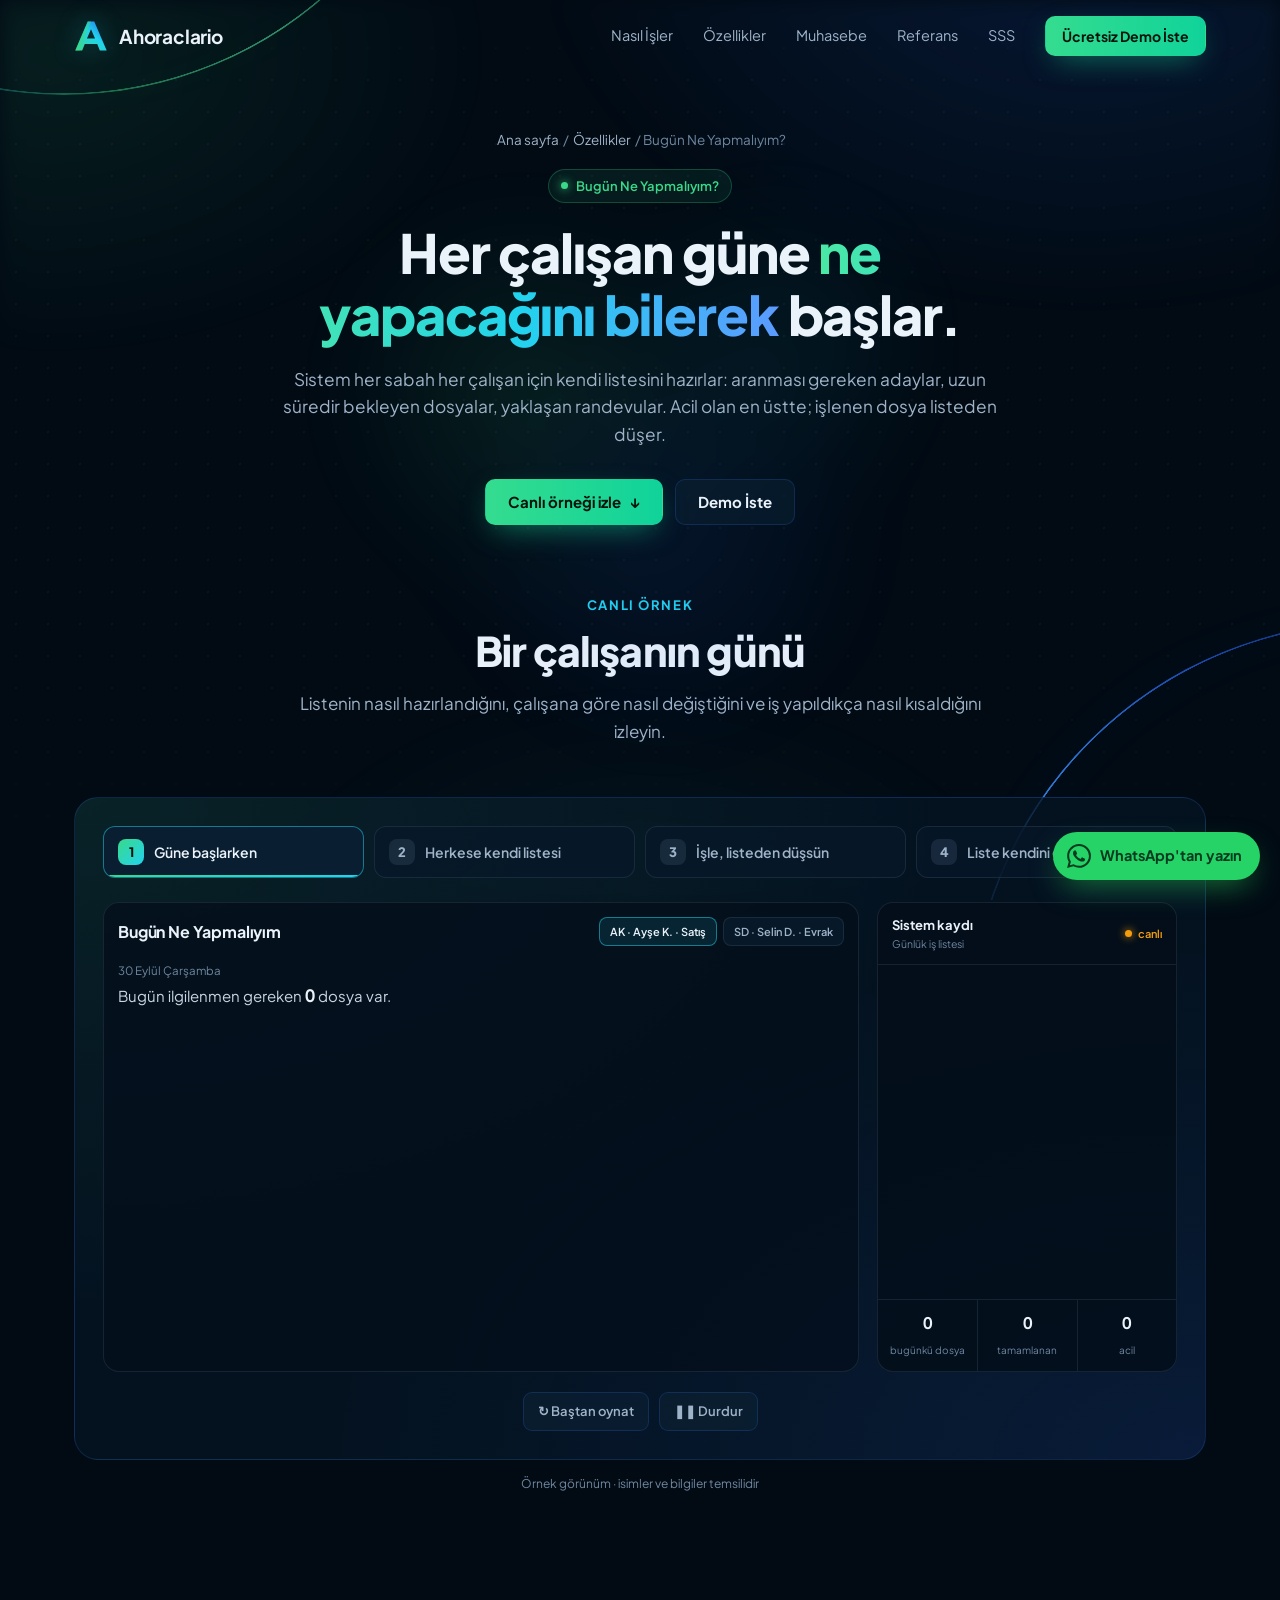
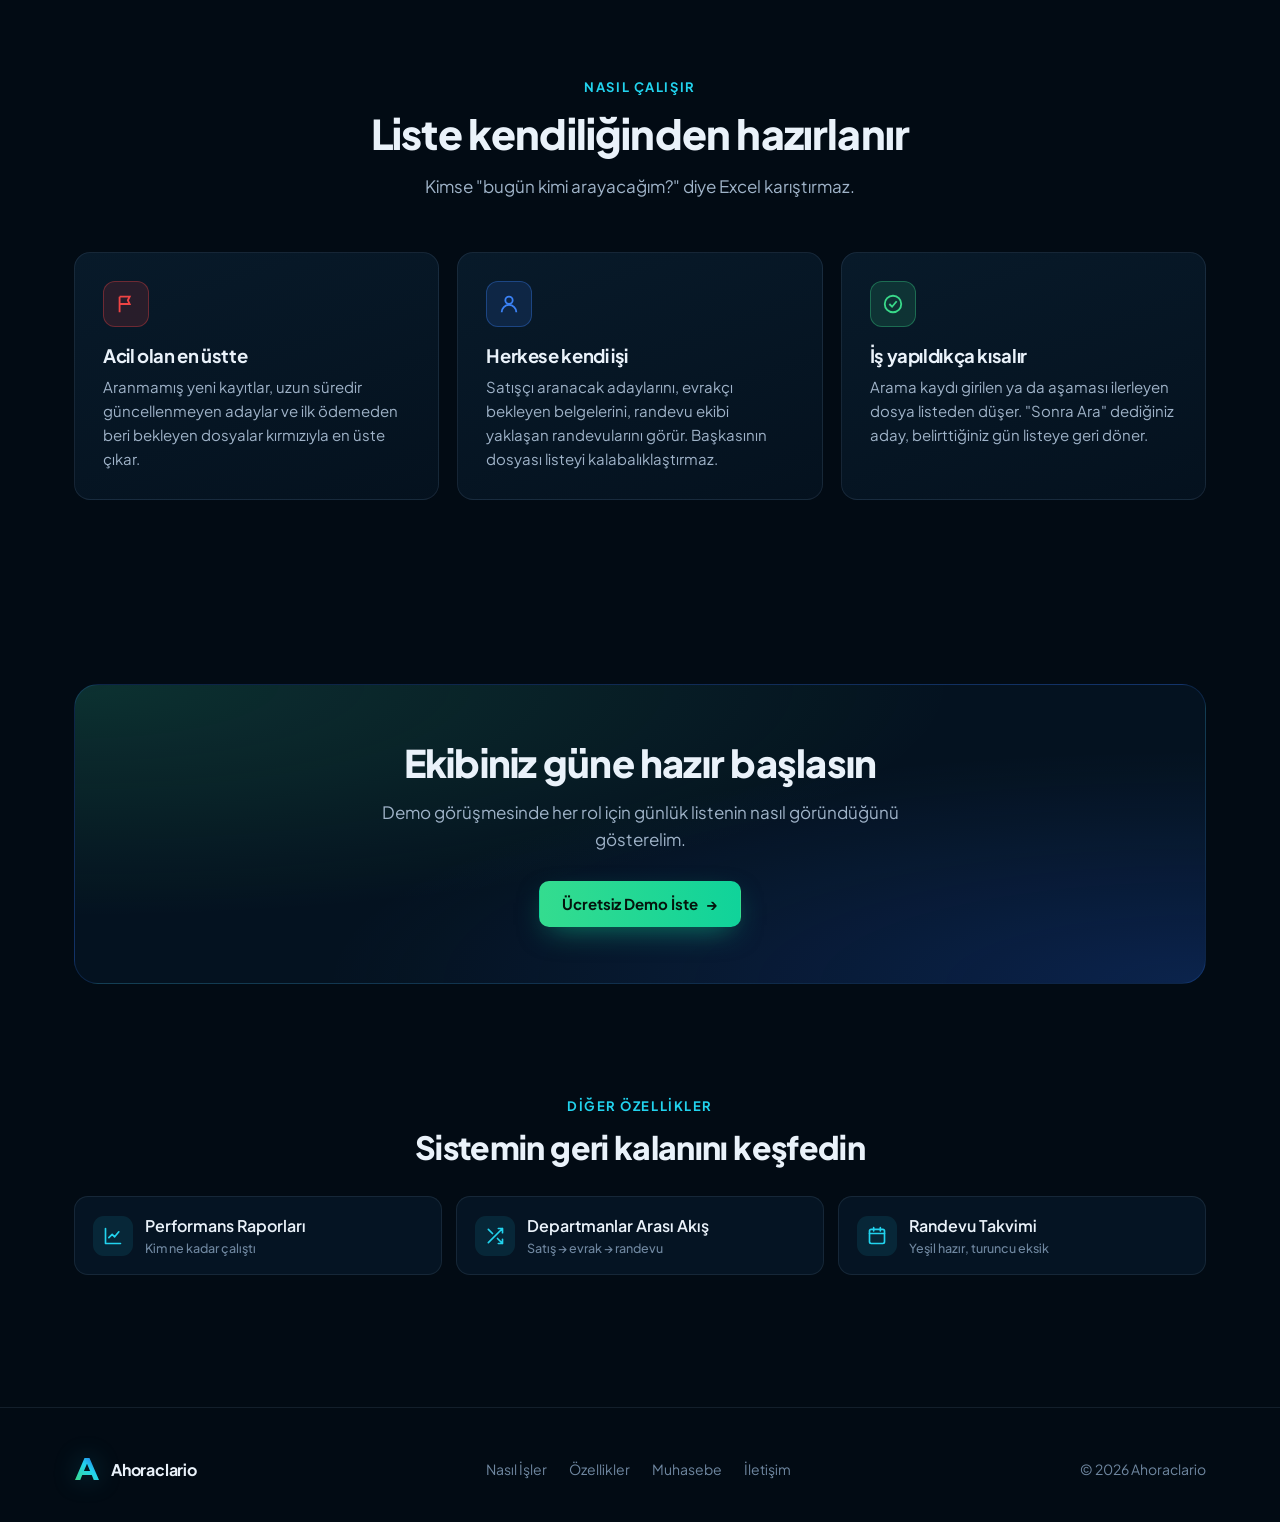
<file: bugun-ne-yapmaliyim.html>
<!DOCTYPE html>
<html lang="tr">
<head>
<meta charset="UTF-8">
<meta name="viewport" content="width=device-width, initial-scale=1">
<title>Bugün Ne Yapmalıyım? — Çalışan Günlük İş Listesi | Ahoraclario</title>
<meta name="description" content="Vize ofisi çalışanları güne kendi listesiyle başlar: aranacak adaylar, bekleyen evraklar, yaklaşan randevular. Acil dosyalar üstte, işlenen dosya listeden düşer.">
<link rel="canonical" href="https://ahoraclario.github.io/bugun-ne-yapmaliyim.html">
<meta name="theme-color" content="#020B14">
<meta property="og:type" content="website">
<meta property="og:title" content="Bugün Ne Yapmalıyım? — Ahoraclario">
<meta property="og:description" content="Her çalışan güne kendi iş listesiyle başlar; acil olan en üstte.">
<meta property="og:url" content="https://ahoraclario.github.io/bugun-ne-yapmaliyim.html">
<meta property="og:locale" content="tr_TR">
<meta property="og:site_name" content="Ahoraclario">
<meta property="og:image" content="https://ahoraclario.github.io/og-image.jpg">
<meta property="og:image:width" content="1200">
<meta property="og:image:height" content="630">
<meta property="og:image:alt" content="Ahoraclario: vize operasyonunuza özel CRM">
<meta name="twitter:card" content="summary_large_image">
<meta name="twitter:title" content="Bugün Ne Yapmalıyım? — Ahoraclario">
<meta name="twitter:description" content="Her çalışan güne kendi iş listesiyle başlar; acil olan en üstte.">
<meta name="twitter:image" content="https://ahoraclario.github.io/og-image.jpg">
<link rel="icon" href="data:image/svg+xml,%3Csvg xmlns='http://www.w3.org/2000/svg' viewBox='0 0 52 52'%3E%3Cdefs%3E%3ClinearGradient id='g' x1='0' y1='1' x2='1' y2='0'%3E%3Cstop offset='0' stop-color='%2339D98A'/%3E%3Cstop offset='.55' stop-color='%2322D3EE'/%3E%3Cstop offset='1' stop-color='%232563EB'/%3E%3C/linearGradient%3E%3C/defs%3E%3Cpath d='M21 4h10l19 44H39.5l-4-9.8H16.5l-4 9.8H2L21 4Zm5 11.5L19.8 30h12.4L26 15.5Z' fill='url(%23g)'/%3E%3C/svg%3E">
<script>
/* Windows bayrak emojilerini göstermez ("GR" yazar); gerekiyorsa bayrak fontu yüklenir.
   country-flag-emoji-polyfill (MIT, TalkJS) temel alınmıştır. */
(()=>{const f='"Twemoji Mozilla","Apple Color Emoji","Segoe UI Emoji","Segoe UI Symbol","Noto Color Emoji",sans-serif';
const t=e=>{const c=document.createElement('canvas');c.width=c.height=1;const x=c.getContext('2d',{willReadFrequently:true});x.textBaseline='top';x.font='100px '+f;x.scale(.01,.01);
const p=k=>{x.clearRect(0,0,100,100);x.fillStyle=k;x.fillText(e,0,0);return x.getImageData(0,0,1,1).data.join(',')};const w=p('#fff'),b=p('#000');return b===w&&!b.startsWith('0,0,0,')};
try{if(t('\u{1F60A}')&&!t('\u{1F1E8}\u{1F1ED}')){const s=document.createElement('style');s.textContent="@font-face{font-family:'Twemoji Country Flags';unicode-range:U+1F1E6-1F1FF,U+1F3F4,U+E0062-E0063,U+E0065,U+E0067,U+E006C,U+E006E,U+E0073-E0074,U+E0077,U+E007F;src:url('https://cdn.jsdelivr.net/npm/country-flag-emoji-polyfill@0.1.10/dist/TwemojiCountryFlags.woff2') format('woff2');font-display:swap}";document.head.appendChild(s)}}catch(e){}})();
</script>
<link rel="preconnect" href="https://fonts.googleapis.com">
<link rel="preconnect" href="https://fonts.gstatic.com" crossorigin>
<link href="https://fonts.googleapis.com/css2?family=Plus+Jakarta+Sans:wght@400;500;600;700;800&display=swap" rel="stylesheet">
<link rel="stylesheet" href="site.css?v=20260930d">
<style>
/* Bugün Ne Yapmalıyım? sayfasına özel */
/* ── Canlı demo ortak stilleri ── */
.fb-wrap{display:grid;grid-template-columns:1fr 300px;gap:18px;align-items:stretch}
.fboard{position:relative;border-radius:16px;border:1px solid var(--border2);background:rgba(4,15,27,.75);padding:14px;overflow:hidden;min-height:470px}
.app-t{display:flex;align-items:center;gap:10px;flex-wrap:wrap;margin-bottom:12px}
.app-t b{font-size:16px;letter-spacing:-.01em}
.app-t small{color:var(--faint);font-size:11.5px}
.app-t .r{margin-left:auto;display:flex;gap:6px;flex-wrap:wrap}
.pill{display:inline-flex;align-items:center;gap:6px;font-size:11px;font-weight:600;color:var(--muted);padding:5px 10px;border-radius:8px;border:1px solid var(--border2);background:rgba(11,32,51,.6);transition:color .35s,background .35s,border-color .35s,box-shadow .35s;white-space:nowrap}
.pill.on{color:var(--text);background:rgba(34,211,238,.1);border-color:rgba(34,211,238,.5)}
.pill.pri{color:#04140C;background:linear-gradient(90deg,#39D98A,#22D3EE);border-color:transparent;font-weight:700}
.pill.press{animation:press .5s}
@keyframes press{40%{transform:scale(.93);box-shadow:0 0 0 4px rgba(34,211,238,.25)}}
.pn{border-radius:12px;border:1px solid var(--border2);background:rgba(8,25,42,.6);padding:12px}
.pn-h{display:flex;align-items:center;gap:8px;margin-bottom:9px;font-size:10.5px;font-weight:700;letter-spacing:.07em;color:var(--faint);text-transform:uppercase}
.pn-h .n{margin-left:auto;font-size:10.5px;letter-spacing:0;text-transform:none;color:var(--muted);font-variant-numeric:tabular-nums}
.row{display:grid;align-items:center;gap:10px;padding:9px 11px;border-radius:10px;border:1px solid var(--border2);background:rgba(8,25,42,.55);margin-bottom:6px;font-size:12px;color:#C9D6E3;max-height:120px;transition:background .45s,border-color .45s,box-shadow .45s,opacity .45s,transform .45s,max-height .45s .12s,padding .45s .12s,margin .45s .12s}
.row b{color:var(--text);font-weight:600}
.row small{display:block;color:var(--faint);font-size:10.5px}
.row.new{animation:rowIn .55s cubic-bezier(.2,.8,.2,1)}
.row.hl{border-color:rgba(34,211,238,.6);box-shadow:0 0 0 1px rgba(34,211,238,.35),0 12px 28px -16px rgba(34,211,238,.6)}
.row.ok{background:rgba(57,217,138,.08);border-color:rgba(57,217,138,.4)}
.row.dim{opacity:.35}
.row.gone{opacity:0;transform:translateX(26px);max-height:0;padding-top:0;padding-bottom:0;margin-bottom:0;border-width:0}
.row.hide{display:none}
@keyframes rowIn{from{opacity:0;transform:translateY(-8px)}}
.tg{display:inline-flex;align-items:center;gap:4px;font-size:10px;font-weight:700;padding:2px 7px;border-radius:6px;white-space:nowrap;background:rgba(148,178,210,.12);color:#C9D6E3;transition:background .4s,color .4s}
.tg.g{background:rgba(57,217,138,.14);color:#6EE7B7}.tg.o{background:rgba(245,158,11,.15);color:#FCD34D}
.tg.b{background:rgba(59,130,246,.17);color:#93C5FD}.tg.r{background:rgba(248,113,113,.15);color:#FCA5A5}
.tg.p{background:rgba(139,92,246,.18);color:#C4B5FD}.tg.c{background:rgba(34,211,238,.14);color:#67E8F9}
.tg.pk{background:rgba(236,72,153,.16);color:#F9A8D4}.tg.lm{background:rgba(132,204,22,.16);color:#BEF264}
.av{width:26px;height:26px;border-radius:50%;display:grid;place-items:center;flex-shrink:0;font-size:9.5px;font-weight:800;color:#fff;background:var(--c,#3B82F6)}
.fld{display:block;margin-bottom:9px}
.fld > span{display:block;font-size:10px;font-weight:700;letter-spacing:.05em;color:var(--faint);margin-bottom:4px}
.fld > div{min-height:32px;display:flex;align-items:center;gap:6px;padding:7px 10px;border-radius:8px;border:1px solid var(--border2);background:rgba(2,11,20,.55);font-size:12px;color:var(--text);transition:border-color .3s,box-shadow .3s}
.fld > div:empty::before{content:attr(data-ph);color:#4D6680}
.fld.act > div{border-color:rgba(59,130,246,.8);box-shadow:0 0 0 3px rgba(59,130,246,.15)}
.fld.act > div::after{content:'';width:1.5px;height:14px;background:#93C5FD;animation:caret 1s steps(1) infinite}
@keyframes caret{50%{opacity:0}}
.modal{position:absolute;z-index:6;left:50%;top:50%;width:min(420px,calc(100% - 28px));transform:translate(-50%,-46%) scale(.97);opacity:0;pointer-events:none;border-radius:14px;border:1px solid var(--border);background:#0B2034;box-shadow:0 30px 70px rgba(0,0,0,.65);padding:16px;transition:opacity .4s,transform .4s cubic-bezier(.2,.8,.2,1)}
.modal.show{opacity:1;transform:translate(-50%,-50%)}
.modal h5{margin:0 0 3px;font-size:14.5px;color:var(--text)}
.modal > small{display:block;color:var(--faint);font-size:11px;margin-bottom:12px}
.shade{position:absolute;inset:0;z-index:5;background:rgba(2,11,20,.55);opacity:0;pointer-events:none;transition:opacity .4s}
.shade.show{opacity:1}
.mbtns{display:grid;grid-template-columns:1fr 1.4fr;gap:8px;margin-top:12px}
.mbtns span{text-align:center;padding:8px;border-radius:8px;font-size:12px;font-weight:700;border:1px solid var(--border2);color:var(--muted)}
.mbtns span.go{background:#2563EB;border-color:#2563EB;color:#fff}
.mbtns span.press{animation:press .5s}
/* Beyaz mail önizlemesi (müşterinin gördüğü) */
.mailc{border-radius:12px;overflow:hidden;background:#fff;color:#1F2937;box-shadow:0 24px 60px rgba(0,0,0,.55),0 0 0 1px rgba(255,255,255,.08);font-size:11px}
.mp-top{padding:8px 12px;background:#F1F4F8;border-bottom:1px solid #E5E9F0}
.mp-top b{display:block;font-size:11.5px;color:#111827}
.mp-top small{color:#6B7280;font-size:9.5px}
.mp-brand{display:flex;align-items:center;gap:9px;padding:10px 14px;background:#10305C;border-top:3px solid #DC2626;color:#fff}
.mp-brand i{width:22px;height:22px;border-radius:6px;background:#DC2626;display:grid;place-items:center;font-style:normal;font-size:11px}
.mp-brand b{font-size:11.5px;letter-spacing:.04em}
.mp-brand small{display:block;font-size:8px;letter-spacing:.12em;color:#9FB3D8}
.mp-body{padding:11px 14px 13px}
.mp-lang{display:inline-block;font-size:8.5px;font-weight:700;padding:2px 7px;border-radius:9px;background:#FEE2E2;color:#B91C1C}
.mp-body h6{margin:7px 0 5px;font-size:13px;color:#10305C}
.mp-body p{margin:0 0 7px;color:#374151;line-height:1.45}
.mp-info{display:grid;gap:3px;padding:8px 10px;border-radius:8px;background:#EFF6FF;border:1px solid #DBEAFE;margin-bottom:8px;color:#1E3A8A;font-weight:600}
.mp-att{display:flex;flex-wrap:wrap;gap:5px;margin-bottom:9px}
.mp-att span{font-size:9.5px;font-weight:600;padding:3px 7px;border-radius:6px;background:#F3F4F6;border:1px solid #E5E7EB;color:#374151}
.mp-att span.new{animation:rowIn .5s}
.mp-btn{display:inline-block;font-size:10.5px;font-weight:700;padding:6px 11px;border-radius:7px;background:#3B82F6;color:#fff}
.mp-en{margin-top:9px;padding-top:8px;border-top:1px dashed #D1D5DB;color:#6B7280;font-size:10px}
.mp-en b{color:#1D4ED8}
/* Sistem kaydı */
.log{border-radius:16px;border:1px solid var(--border2);background:rgba(4,15,27,.85);display:flex;flex-direction:column;overflow:hidden}
.log-h{display:flex;justify-content:space-between;align-items:center;gap:10px;padding:12px 14px;border-bottom:1px solid var(--border2)}
.log-h b{display:block;font-size:13px}
.log-h small{display:block;font-size:10.5px;color:var(--faint)}
.live{display:flex;align-items:center;gap:6px;font-size:11px;color:var(--green);font-weight:600;white-space:nowrap}
.live::before{content:'';width:7px;height:7px;border-radius:50%;background:currentColor;box-shadow:0 0 8px currentColor;animation:blink2 1.4s infinite}
.demo.is-paused .live{color:#F59E0B}
@keyframes blink2{50%{opacity:.3}}
.log-list{flex:1 1 0;min-height:0;overflow:hidden;padding:10px 12px;display:flex;flex-direction:column;gap:3px;justify-content:flex-end;-webkit-mask-image:linear-gradient(to bottom,transparent,#000 70px);mask-image:linear-gradient(to bottom,transparent,#000 70px)}
.ev{display:grid;grid-template-columns:24px 1fr auto;gap:9px;align-items:start;padding:6px 7px;border-radius:9px;font-size:12px;line-height:1.35;color:#C9D6E3;animation:evIn .45s cubic-bezier(.2,.8,.2,1) both,evNew 1.8s ease-out}
.ev.ff{animation:none}
@keyframes evIn{from{opacity:0;transform:translateY(8px)}}
@keyframes evNew{0%,30%{background:rgba(148,178,210,.08)}100%{background:transparent}}
.ev i{width:24px;height:24px;border-radius:7px;display:grid;place-items:center;font-style:normal;color:#9FB3C8;background:rgba(148,178,210,.1)}
.ev i svg{width:12px;height:12px;fill:none;stroke:currentColor;stroke-width:2.2;stroke-linecap:round;stroke-linejoin:round}
.ev.auto i{color:var(--green);background:rgba(57,217,138,.13)}
.ev.ml i{color:#60A5FA;background:rgba(59,130,246,.15)}
.ev.rule i{color:#F59E0B;background:rgba(245,158,11,.14)}
.ev.bad i{color:#F87171;background:rgba(248,113,113,.15)}
.ev b{color:var(--text);font-weight:600}
.ev small{display:flex;flex-wrap:wrap;align-items:center;gap:5px;margin-top:2px;color:var(--faint);font-size:10.5px}
.ev em{font-style:normal;font-size:9.5px;font-weight:700;padding:1px 5px;border-radius:4px;color:#B7C9DA;background:rgba(148,178,210,.12)}
.ev em.sys{color:var(--green);background:rgba(57,217,138,.1)}
.ev time{font-size:10.5px;color:var(--faint);font-variant-numeric:tabular-nums;padding-top:1px}
.ev-day{display:flex;align-items:center;gap:8px;margin:6px 2px 3px;font-size:10px;font-weight:700;color:var(--faint);animation:evIn .45s both}
.ev-day::after{content:'';flex:1;height:1px;background:var(--border2)}
.ev-day.ff{animation:none}
.log-f{display:grid;grid-template-columns:repeat(3,1fr);border-top:1px solid var(--border2)}
.log-f div{padding:10px 8px;text-align:center}
.log-f div+div{border-left:1px solid var(--border2)}
.log-f b{display:block;font-size:16px;font-variant-numeric:tabular-nums;letter-spacing:-.01em}
.log-f small{color:var(--faint);font-size:10px}
.demo.is-paused *,.demo.is-paused *::before,.demo.is-paused *::after{animation-play-state:paused!important}
.demo.instant *,.demo.instant *::before,.demo.instant *::after{transition:none!important}
.demo-ctrl button[aria-pressed="true"]{color:var(--text);border-color:rgba(245,158,11,.55)}
@media (max-width:1100px){ .fb-wrap{grid-template-columns:1fr} .log-list{flex:none;height:300px} }
@media (max-width:980px){ .demo-steps{grid-template-columns:repeat(3,1fr)!important} }
@media (max-width:760px){ .demo-steps{grid-template-columns:1fr 1fr!important} .fboard{min-height:0} .app-t .r{margin-left:0} }
.bn-h{margin:-2px 0 12px}
.bn-h small{color:var(--faint);font-size:11.5px}
.bn-h div{font-size:15px;color:#C9D6E3}
.bn-h b{color:var(--text);font-size:17px;font-variant-numeric:tabular-nums}
.grp{margin-bottom:12px}
.gh{display:flex;align-items:center;gap:8px;margin-bottom:7px;font-size:13px;font-weight:700}
.gh::before{content:'';width:11px;height:11px;border-radius:50%;background:var(--gc);box-shadow:0 0 10px var(--gc)}
.gh em{font-style:normal;font-size:10.5px;padding:1px 7px;border-radius:9px;background:var(--gc);color:#fff;font-variant-numeric:tabular-nums}
.gh small{font-weight:500;font-size:11px;color:var(--faint)}
.tk{grid-template-columns:minmax(0,1fr) auto;border-left:3px solid var(--gc)}
.tk.hl{border-left-color:var(--gc)}
.tk .st{color:var(--faint);font-weight:500;font-size:11px}
.tk .ph{font-size:11px;color:var(--muted);font-variant-numeric:tabular-nums;display:flex;align-items:center;gap:8px}
.tk .ph::after{content:'›';font-size:15px;color:var(--faint)}
.tk .res{display:none}
.tk.did .res{display:inline-flex}.tk.did .ph{display:none}
.lst{transition:opacity .35s,transform .35s}
.lst.swap{opacity:0;transform:translateY(8px)}
</style>
<script type="application/ld+json">
{"@context": "https://schema.org", "@type": "BreadcrumbList", "itemListElement": [{"@type": "ListItem", "position": 1, "name": "Ana sayfa", "item": "https://ahoraclario.github.io/"}, {"@type": "ListItem", "position": 2, "name": "Bugün Ne Yapmalıyım?", "item": "https://ahoraclario.github.io/bugun-ne-yapmaliyim.html"}]}
</script>
</head>
<body>

<div class="bg" aria-hidden="true">
  <div class="bg-glow"></div><div class="bg-grid"></div>
  <div class="arc arc-tl"><i></i></div><div class="arc arc-br"><i></i></div>
</div>

<header class="nav" id="nav">
  <div class="wrap">
    <a href="index.html" class="brand" aria-label="Ahoraclario ana sayfa">
      <svg viewBox="0 0 52 52" aria-hidden="true"><defs><linearGradient id="bA" x1="0" y1="1" x2="1" y2="0"><stop offset="0" stop-color="#39D98A"/><stop offset=".55" stop-color="#22D3EE"/><stop offset="1" stop-color="#2563EB"/></linearGradient></defs><path d="M21 4h10l19 44H39.5l-4-9.8H16.5l-4 9.8H2L21 4Zm5 11.5L19.8 30h12.4L26 15.5Z" fill="url(#bA)"/><path d="M2 48 21 4h5L8.5 48Z" fill="#39D98A" opacity=".55"/></svg>
      Ahoraclario
    </a>
    <nav class="nav-links" id="navLinks" aria-label="Ana menü">
      <a href="index.html#akis">Nasıl İşler</a>
      <a href="index.html#ozellikler">Özellikler</a>
      <a href="index.html#muhasebe">Muhasebe</a>
      <a href="index.html#referans">Referans</a>
      <a href="index.html#sss">SSS</a>
      <a href="index.html#iletisim" class="btn btn-primary btn-sm">Ücretsiz Demo İste</a>
    </nav>
    <button class="menu-btn" id="menuBtn" aria-label="Menüyü aç" aria-expanded="false" aria-controls="navLinks">
      <svg width="20" height="20" viewBox="0 0 24 24" fill="none" stroke="currentColor" stroke-width="2"><path d="M4 7h16M4 12h16M4 17h16"/></svg>
    </button>
  </div>
</header>

<main>
<section class="page-hero" aria-labelledby="h-hero">
  <div class="wrap">
    <div class="crumb"><a href="index.html">Ana sayfa</a> / <a href="index.html#ozellikler">Özellikler</a> / Bugün Ne Yapmalıyım?</div>
    <span class="eyebrow"><span class="dot"></span>Bugün Ne Yapmalıyım?</span>
    <h1 id="h-hero">Her çalışan güne <span class="grad">ne yapacağını bilerek</span> başlar.</h1>
    <p class="lead">Sistem her sabah her çalışan için kendi listesini hazırlar: aranması gereken adaylar, uzun süredir bekleyen dosyalar, yaklaşan randevular. Acil olan en üstte; işlenen dosya listeden düşer.</p>
    <div class="hero-ctas">
      <a href="#canli" class="btn btn-primary">Canlı örneği izle <span aria-hidden="true">↓</span></a>
      <a href="index.html#iletisim" class="btn btn-ghost">Demo İste</a>
    </div>
  </div>
</section>

<section id="canli" style="padding-top:40px" aria-labelledby="h-demo">
  <div class="wrap">
    <div class="sec-head reveal">
      <div class="kicker">Canlı örnek</div>
      <h2 id="h-demo">Bir çalışanın günü</h2>
      <p>Listenin nasıl hazırlandığını, çalışana göre nasıl değiştiğini ve iş yapıldıkça nasıl kısaldığını izleyin.</p>
    </div>

    <div class="demo reveal" id="demo">
      <div class="demo-steps" role="tablist" aria-label="Demo adımları" style="grid-template-columns:repeat(4,1fr)">
        <button class="dstep" data-s="0" role="tab"><span class="n">1</span>Güne başlarken<span class="bar"></span></button>
        <button class="dstep" data-s="1" role="tab"><span class="n">2</span>Herkese kendi listesi<span class="bar"></span></button>
        <button class="dstep" data-s="2" role="tab"><span class="n">3</span>İşle, listeden düşsün<span class="bar"></span></button>
        <button class="dstep" data-s="3" role="tab"><span class="n">4</span>Liste kendini günceller<span class="bar"></span></button>
      </div>

      <div class="fb-wrap">
        <div class="fboard" id="board" aria-label="Bugün Ne Yapmalıyım? (örnek)">
          <div class="app-t"><b>Bugün Ne Yapmalıyım</b><div class="r"><span class="pill on" id="pA">AK · Ayşe K. · Satış</span><span class="pill" id="pS">SD · Selin D. · Evrak</span></div></div>
          <div class="bn-h"><small>30 Eylül Çarşamba</small><div>Bugün ilgilenmen gereken <b id="cnt">0</b> dosya var.</div></div>
          <div id="groups"></div>
        </div>

        <div class="log" aria-label="Sistem kaydı (örnek)">
          <div class="log-h"><div><b>Sistem kaydı</b><small>Günlük iş listesi</small></div><span class="live" id="liveTag">canlı</span></div>
          <div class="log-list" id="log" aria-live="polite"></div>
          <div class="log-f"><div><b id="s1">0</b><small>bugünkü dosya</small></div><div><b id="s2">0</b><small>tamamlanan</small></div><div><b id="s3">0</b><small>acil</small></div></div>
        </div>
      </div>

      <div class="demo-ctrl"><button id="replay" type="button">↻ Baştan oynat</button><button id="pause" type="button" aria-pressed="false">❚❚ Durdur</button></div>
    </div>
    <p class="demo-note" style="text-align:center;margin-top:14px">Örnek görünüm · isimler ve bilgiler temsilidir</p>
  </div>
</section>

<section aria-labelledby="h-nasilcalis">
  <div class="wrap">
    <div class="sec-head reveal">
      <div class="kicker">Nasıl çalışır</div>
      <h2 id="h-nasilcalis">Liste kendiliğinden hazırlanır</h2>
      <p>Kimse "bugün kimi arayacağım?" diye Excel karıştırmaz.</p>
    </div>
    <div class="grid3">
      <div class="card reveal" style="--c:#EF4444"><div class="ficon"><svg viewBox="0 0 24 24" fill="none" stroke="currentColor" stroke-width="2"><path d="M5 21V4M5 4h11l-2 4 2 4H5"/></svg></div>
        <h3>Acil olan en üstte</h3><p>Aranmamış yeni kayıtlar, uzun süredir güncellenmeyen adaylar ve ilk ödemeden beri bekleyen dosyalar kırmızıyla en üste çıkar.</p></div>
      <div class="card reveal" style="--c:#3B82F6"><div class="ficon"><svg viewBox="0 0 24 24" fill="none" stroke="currentColor" stroke-width="2"><circle cx="12" cy="8" r="4"/><path d="M4 21a8 8 0 0 1 16 0"/></svg></div>
        <h3>Herkese kendi işi</h3><p>Satışçı aranacak adaylarını, evrakçı bekleyen belgelerini, randevu ekibi yaklaşan randevularını görür. Başkasının dosyası listeyi kalabalıklaştırmaz.</p></div>
      <div class="card reveal" style="--c:#39D98A"><div class="ficon"><svg viewBox="0 0 24 24" fill="none" stroke="currentColor" stroke-width="2"><circle cx="12" cy="12" r="9"/><path d="m8 12 3 3 5-6"/></svg></div>
        <h3>İş yapıldıkça kısalır</h3><p>Arama kaydı girilen ya da aşaması ilerleyen dosya listeden düşer. "Sonra Ara" dediğiniz aday, belirttiğiniz gün listeye geri döner.</p></div>
    </div>
  </div>
</section>

<section aria-labelledby="h-gain">
  <div class="wrap">
    <div class="cta-band reveal">
      <h2 id="h-gain">Ekibiniz güne hazır başlasın</h2>
      <p>Demo görüşmesinde her rol için günlük listenin nasıl göründüğünü gösterelim.</p>
      <a href="index.html#iletisim" class="btn btn-primary">Ücretsiz Demo İste <span aria-hidden="true">→</span></a>
    </div>
  </div>
</section>

<section aria-labelledby="h-more" style="padding-top:20px">
  <div class="wrap">
    <div class="sec-head reveal" style="margin-bottom:30px">
      <div class="kicker">Diğer özellikler</div>
      <h2 id="h-more" style="font-size:clamp(24px,2.6vw,32px)">Sistemin geri kalanını keşfedin</h2>
    </div>
    <div class="more-grid reveal">
      <a href="performans-raporlari.html"><span><svg class="ico" viewBox="0 0 24 24" aria-hidden="true"><path d="M3 3v18h18"/><path d="m7 14 4-4 3 3 5-6"/></svg></span><div>Performans Raporları<small>Kim ne kadar çalıştı</small></div></a>
      <a href="is-akisi.html"><span><svg class="ico" viewBox="0 0 24 24" aria-hidden="true"><path d="M16 3h5v5M4 20 21 3M21 16v5h-5M15 15l6 6M4 4l5 5"/></svg></span><div>Departmanlar Arası Akış<small>Satış → evrak → randevu</small></div></a>
      <a href="randevu-takvimi.html"><span><svg class="ico" viewBox="0 0 24 24" aria-hidden="true"><rect x="3" y="4" width="18" height="17" rx="2"/><path d="M3 9h18M8 2v4M16 2v4"/></svg></span><div>Randevu Takvimi<small>Yeşil hazır, turuncu eksik</small></div></a>
    </div>
  </div>
</section>
</main>


<footer>
  <div class="wrap">
    <div class="brand" style="font-size:16px;color:var(--text)">
      <svg viewBox="0 0 52 52" style="width:26px;height:26px" aria-hidden="true"><path d="M21 4h10l19 44H39.5l-4-9.8H16.5l-4 9.8H2L21 4Zm5 11.5L19.8 30h12.4L26 15.5Z" fill="url(#bA)"/></svg>
      Ahoraclario
    </div>
    <div class="links">
      <a href="index.html#akis">Nasıl İşler</a><a href="index.html#ozellikler">Özellikler</a><a href="index.html#muhasebe">Muhasebe</a><a href="index.html#iletisim">İletişim</a>
    </div>
    <div>© <span id="year">2026</span> Ahoraclario</div>
  </div>
</footer>

<a class="wa-fab" href="https://wa.me/905514089810?text=Merhaba%20Samet%2C%20vize%20dan%C4%B1%C5%9Fmanl%C4%B1k%20CRM%27i%20hakk%C4%B1nda%20bilgi%20almak%20istiyorum." target="_blank" rel="noopener" aria-label="WhatsApp'tan yazın"><svg viewBox="0 0 24 24" aria-hidden="true"><path fill="currentColor" d="M17.472 14.382c-.297-.149-1.758-.867-2.03-.967-.273-.099-.471-.148-.67.15-.197.297-.767.966-.94 1.164-.173.199-.347.223-.644.075-.297-.15-1.255-.463-2.39-1.475-.883-.788-1.48-1.761-1.653-2.059-.173-.297-.018-.458.13-.606.134-.133.298-.347.446-.52.149-.174.198-.298.298-.497.099-.198.05-.371-.025-.52-.075-.149-.669-1.612-.916-2.207-.242-.579-.487-.5-.669-.51-.173-.008-.371-.01-.57-.01-.198 0-.52.074-.792.372-.272.297-1.04 1.016-1.04 2.479 0 1.462 1.065 2.875 1.213 3.074.149.198 2.096 3.2 5.077 4.487.709.306 1.262.489 1.694.625.712.227 1.36.195 1.871.118.571-.085 1.758-.719 2.006-1.413.248-.694.248-1.289.173-1.413-.074-.124-.272-.198-.57-.347m-5.421 7.403h-.004a9.87 9.87 0 01-5.031-1.378l-.361-.214-3.741.982.998-3.648-.235-.374a9.86 9.86 0 01-1.51-5.26c.001-5.45 4.436-9.884 9.888-9.884 2.64 0 5.122 1.03 6.988 2.898a9.825 9.825 0 012.893 6.994c-.003 5.45-4.437 9.884-9.885 9.884m8.413-18.297A11.815 11.815 0 0012.05 0C5.495 0 .16 5.335.157 11.892c0 2.096.547 4.142 1.588 5.945L.057 24l6.305-1.654a11.882 11.882 0 005.683 1.448h.005c6.554 0 11.89-5.335 11.893-11.893a11.821 11.821 0 00-3.48-8.413Z"/></svg><span>WhatsApp'tan yazın</span></a>

<script>
// Menü (mobil), kaydırınca üst çubuk, görünür olunca giriş animasyonu
const nav = document.getElementById('nav'), menuBtn = document.getElementById('menuBtn'), links = document.getElementById('navLinks');
menuBtn.addEventListener('click', () => { const o = links.classList.toggle('open'); menuBtn.setAttribute('aria-expanded', o); });
links.addEventListener('click', e => { if(e.target.closest('a')){ links.classList.remove('open'); menuBtn.setAttribute('aria-expanded', false); } });
const onScroll = () => nav.classList.toggle('scrolled', scrollY > 10); addEventListener('scroll', onScroll, { passive:true }); onScroll();
if('IntersectionObserver' in window){
  const io = new IntersectionObserver(es => es.forEach(x => { if(x.isIntersecting){ x.target.classList.add('in'); io.unobserve(x.target); } }), { threshold:.12 });
  document.querySelectorAll('.reveal').forEach(el => io.observe(el));
} else document.querySelectorAll('.reveal').forEach(el => el.classList.add('in'));
document.getElementById('year').textContent = new Date().getFullYear();
</script>
<script>
// ── Canlı demo ──
(() => {
  const $ = id => document.getElementById(id);
  const demo = $('demo'), steps = [...document.querySelectorAll('.dstep')];
  const logEl = $('log'), pauseBtn = $('pause');
  const reduce = matchMedia('(prefers-reduced-motion: reduce)').matches;

  // Duraklatılabilir zamanlayıcı: "Durdur"da bekleyen her adım olduğu yerde donar,
  // "Devam et"te kalan süresiyle kaldığı yerden sürer.
  const T = (() => {
    let list = [], pausedAt = null, offset = 0;
    const now = () => (pausedAt ?? performance.now()) - offset;
    const arm = t => { t.id = setTimeout(() => { list = list.filter(x => x !== t); t.fn(); }, Math.max(0, t.due - now())); };
    return {
      add(fn, ms){ const t = { fn, due: now() + ms }; list.push(t); if(pausedAt === null) arm(t); },
      clear(){ list.forEach(t => clearTimeout(t.id)); list = []; },
      pause(){ if(pausedAt !== null) return; pausedAt = performance.now(); list.forEach(t => clearTimeout(t.id)); },
      resume(){ if(pausedAt === null) return; offset += performance.now() - pausedAt; pausedAt = null; list.forEach(arm); },
    };
  })();
  // Anında mod: bir adıma atlarken önceki sahneler animasyonsuz, sırasıyla uygulanır
  let instant = null;
  const later = (fn, ms) => instant ? instant.push({ fn, ms, k: instant.length }) : T.add(fn, ms);
  const anim = (el, cls) => { if(instant || !el) return; el.classList.remove(cls); void el.offsetWidth; el.classList.add(cls); };
  const press = el => anim(el, 'press');
  // Yazı yazma efekti: metni harf harf doldurur
  function type(el, text, at, per = 45){
    later(() => { el.closest('.fld')?.classList.add('act'); el.textContent = ''; }, at);
    [...text].forEach((ch, i) => later(() => { el.textContent += ch; }, at + 60 + i * per));
    later(() => el.closest('.fld')?.classList.remove('act'), at + 60 + text.length * per + 250);
    return at + 60 + text.length * per + 250;
  }
  // Sayı sayma efekti
  function count(el, from, to, at, dur = 900, fmt = n => n){
    const n = 12; for(let k = 0; k <= n; k++) later(() => { el.textContent = fmt(Math.round(from + (to - from) * k / n)); }, at + dur * k / n);
  }

  // Çizgi ikonlar
  const P = {
    web:'<circle cx="12" cy="12" r="9"/><path d="M3 12h18M12 3a14 14 0 0 1 0 18M12 3a14 14 0 0 0 0 18"/>',
    user:'<circle cx="12" cy="8" r="4"/><path d="M4 21a8 8 0 0 1 16 0"/>',
    users:'<circle cx="9" cy="8" r="4"/><path d="M2 21a7 7 0 0 1 14 0M16 3.5a4 4 0 0 1 0 8M22 21a7 7 0 0 0-4-6.3"/>',
    assign:'<circle cx="9" cy="8" r="4"/><path d="M2 21a7 7 0 0 1 14 0M16 11l2 2 4-4"/>',
    mail:'<rect x="3" y="5" width="18" height="14" rx="2"/><path d="m3 7 9 6 9-6"/>',
    phone:'<path d="M5 4h4l2 5-2.5 1.5a11 11 0 0 0 5 5L15 13l5 2v4a2 2 0 0 1-2 2A16 16 0 0 1 3 6a2 2 0 0 1 2-2"/>',
    clip:'<path d="m21 11-8.5 8.5a5 5 0 0 1-7-7L14 4a3.5 3.5 0 0 1 5 5l-8.5 8.5a2 2 0 0 1-3-3L15 7"/>',
    check:'<path d="M20 6 9 17l-5-5"/>',
    cal:'<rect x="3" y="4" width="18" height="17" rx="2"/><path d="M3 9h18M8 2v4M16 2v4"/>',
    bell:'<path d="M6 8a6 6 0 0 1 12 0c0 7 3 9 3 9H3s3-2 3-9M10 21a2 2 0 0 0 4 0"/>',
    timer:'<circle cx="12" cy="13" r="8"/><path d="M12 9v4l2 2M9 2h6"/>',
    doc:'<path d="M14 3H6a2 2 0 0 0-2 2v14a2 2 0 0 0 2 2h12a2 2 0 0 0 2-2V9z"/><path d="M14 3v6h6"/>',
    folder:'<path d="M3 7a2 2 0 0 1 2-2h4l2 2h8a2 2 0 0 1 2 2v8a2 2 0 0 1-2 2H5a2 2 0 0 1-2-2Z"/>',
    filter:'<path d="M3 5h18l-7 8v6l-4 2v-8L3 5Z"/>',
    move:'<path d="M4 8h14l-4-4M20 16H6l4 4"/>',
    list:'<path d="M9 6h11M9 12h11M9 18h11M4 6h.01M4 12h.01M4 18h.01"/>',
    flag:'<path d="M5 21V4M5 4h11l-2 4 2 4H5"/>',
    done:'<circle cx="12" cy="12" r="9"/><path d="m8 12 3 3 5-6"/>',
    chart:'<path d="M4 20V10M10 20V4M16 20v-7M22 20H2"/>',
    lock:'<rect x="5" y="11" width="14" height="10" rx="2"/><path d="M8 11V7a4 4 0 0 1 8 0v4"/>',
    eye:'<path d="M2 12s4-7 10-7 10 7 10 7-4 7-10 7S2 12 2 12Z"/><circle cx="12" cy="12" r="3"/>',
    key:'<circle cx="8" cy="15" r="4"/><path d="m11 12 9-9M17 6l3 3"/>',
    pay:'<rect x="2" y="6" width="20" height="12" rx="2"/><circle cx="12" cy="12" r="2.5"/>',
    stage:'<path d="M3 12a9 9 0 0 1 15.5-6.3L21 8M21 3v5h-5M21 12a9 9 0 0 1-15.5 6.3L3 16M3 21v-5h5"/>',
    down:'<path d="M12 3v12M7 10l5 5 5-5M4 21h16"/>',
    up:'<path d="M12 21V9M7 14l5-5 5 5M4 3h16"/>',
    paste:'<rect x="8" y="3" width="8" height="4" rx="1"/><path d="M8 5H6a2 2 0 0 0-2 2v12a2 2 0 0 0 2 2h12a2 2 0 0 0 2-2V7a2 2 0 0 0-2-2h-2"/>',
    session:'<rect x="3" y="4" width="18" height="12" rx="2"/><path d="M8 20h8M12 16v4"/>',
  };
  const svg = k => `<svg viewBox="0 0 24 24" aria-hidden="true">${P[k]}</svg>`;

  // Sistem kaydı. who: işlemi yapan kişi; boşsa işlem otomatiktir.
  const C = { auto:0, mail:0 };
  let day = 0, time = '09:00', lastDay = null;
  const dayLabel = d => new Date(2026, 8, 30 + d).toLocaleDateString('tr-TR', { day:'numeric', month:'long', weekday:'long' });
  const at = (d, t) => { day = d; time = t; };
  function ev(kind, icon, html, sub, who){
    const ff = instant ? ' ff' : '';
    if(day !== lastDay){
      lastDay = day;
      const d = document.createElement('div'); d.className = 'ev-day' + ff; d.textContent = dayLabel(day);
      logEl.appendChild(d);
    }
    const tag = who ? `<em>${who}</em>` : '<em class="sys">Otomatik</em>';
    const r = document.createElement('div'); r.className = 'ev ' + kind + ff;
    r.innerHTML = `<i>${svg(icon)}</i><div>${html}<small>${tag}${sub ? '<span>' + sub + '</span>' : ''}</small></div><time>${time}</time>`;
    logEl.appendChild(r);
    while(logEl.children.length > 24) logEl.firstChild.remove();
    if(kind === 'ml') C.mail++; else if(!who) C.auto++;
    stats();
  }
  function resetLog(){ logEl.innerHTML = ''; C.auto = 0; C.mail = 0; lastDay = null; day = 0; time = '09:00'; }
  const show = (id, on) => $(id).classList.toggle('show', on);

  const G = { r:['Acil','#EF4444','hemen aranmalı / işlem yapılmalı'], o:['Bugün','#F59E0B','bugün yapılacaklar'], b:['Yaklaşan','#3B82F6','önümüzdeki günler'] };
  const L = {
    a:[['d','r','Berk Aydemir','Yeni Kayıt','Dün akşam geldi, henüz aranmadı','0555 118 42 07'],
       ['m','r','Onur Balcı','İlgileniyor','14 gündür son güncellemeden beri bekliyor','0555 902 13 55'],
       ['k','o','Kemal Öz','Sonra Ara','Bugün 14:00\'te aranacak','0555 371 88 20'],
       ['s','o','Seda Er','İletişime Geçildi','Teklif iletildi, ödeme bekleniyor','0555 640 27 91']],
    s:[['g','r','Hülya Tez','Ödeme Alındı','16 gündür ilk ödemeden beri bekliyor','0555 214 90 12'],
       ['v','r','Serkan Uysal','Randevu Aranıyor','15 gündür ilk ödemeden beri bekliyor','0555 668 30 74'],
       ['e','o','Elif Demir','Belge Bekleniyor','Pasaport fotokopisi eksik','0555 773 05 18'],
       ['c','b','Gökhan Er','Randevu Alındı','Randevuya 2 gün kaldı · evraklar hazırlanmalı','0555 309 64 40']],
  };
  let done = 0;
  const rows = () => [...$('groups').querySelectorAll('.tk:not(.gone)')];
  function stats(){ const r = rows(); $('cnt').textContent = r.length; $('s1').textContent = r.length; $('s2').textContent = done;
    $('s3').textContent = r.filter(x => x.dataset.g === 'r').length; document.querySelectorAll('.grp').forEach(g => {
      const n = g.querySelectorAll('.tk:not(.gone)').length; g.querySelector('em').textContent = n; }); }
  function group(g){
    let el = $('g-' + g); if(el) return el.querySelector('.lst');
    el = document.createElement('div'); el.className = 'grp'; el.id = 'g-' + g; el.style.setProperty('--gc', G[g][1]);
    el.innerHTML = `<div class="gh">${G[g][0]} <em>0</em> <small>${G[g][2]}</small></div><div class="lst"></div>`;
    const order = ['r','o','b'], next = order.slice(order.indexOf(g) + 1).map(x => $('g-' + x)).find(Boolean);
    $('groups').insertBefore(el, next || null); return el.querySelector('.lst');
  }
  function addRow([id, g, n, st, why, ph], first){
    const r = document.createElement('div'); r.className = 'row tk'; r.id = 't' + id; r.dataset.g = g; r.style.setProperty('--gc', G[g][1]);
    r.innerHTML = `<div><b>${n}</b> <span class="st">· ${st}</span><small>${why}</small></div><span class="ph">${ph}</span><span class="tg g res"></span>`;
    const l = group(g); first ? l.prepend(r) : l.appendChild(r); anim(r, 'new'); stats();
  }
  function load(who, t0){
    later(() => { $('groups').innerHTML = ''; $('pA').classList.toggle('on', who === 'a'); $('pS').classList.toggle('on', who === 's'); stats(); }, t0);
    L[who].forEach((x, k) => later(() => addRow(x), t0 + 300 + k * 320));
  }
  function handle(id, result, t0){
    later(() => { const r = $('t' + id); r.classList.add('hl'); }, t0);
    later(() => { const r = $('t' + id); r.classList.add('did'); r.querySelector('.res').textContent = result; }, t0 + 800);
    later(() => { const r = $('t' + id); r.classList.remove('hl'); r.classList.add('gone'); done++; stats(); }, t0 + 1700);
  }
  function reset(){ resetLog(); done = 0; $('groups').innerHTML = ''; $('pA').classList.add('on'); $('pS').classList.remove('on'); stats(); }
  const settle = () => {};

  const scenes = [
    { dur: 5200, run(){                                                  // 1) Güne başlarken
      later(() => { at(0, '08:55'); ev('auto', 'list', 'Günün listesi hazırlandı: <b>Ayşe K.</b>', 'Acil olanlar üstte'); }, 200);
      load('a', 400);
      later(() => { ev('rule', 'flag', '2 dosya <b>acil</b> işaretlendi', 'Aranmamış yeni kayıt · 14 gündür güncellenmeyen'); }, 2600);
    }},
    { dur: 5600, run(){                                                  // 2) Herkese kendi listesi
      later(() => press($('pS')), 300);
      load('s', 600);
      later(() => { at(0, '08:57'); ev('auto', 'list', 'Günün listesi hazırlandı: <b>Selin D.</b>', 'Evrak ekibi · 4 dosya'); }, 2400);
      later(() => { ev('rule', 'timer', 'İlk ödemeden beri <b>15+ gün</b> bekleyen 2 dosya', 'Acil listesine alındı'); }, 3600);
    }},
    { dur: 7400, run(){                                                  // 3) İşle, listeden düşsün
      later(() => press($('pA')), 300);
      load('a', 600);
      handle('d', '📞 İlgileniyor', 2600);
      later(() => { at(0, '09:40'); ev('hum', 'phone', 'Arama sonucu: <b>İlgileniyor</b>', 'Berk Aydemir · listeden düştü', 'Ayşe K.'); }, 4300);
      handle('m', '📅 Sonra Ara · yarın 11:00', 4600);
      later(() => { at(0, '10:05'); ev('hum', 'phone', 'Arama sonucu: <b>Sonra Ara</b>', 'Onur Balcı · yarın listeye dönecek', 'Ayşe K.'); }, 6300);
    }},
    { dur: 5600, run(){                                                  // 4) Liste kendini günceller
      later(() => { at(0, '13:40'); ev('auto', 'web', '<b>Yeni başvuru</b> web formundan geldi', 'Ayşe K.\'ya atandı'); }, 300);
      later(() => { addRow(['n','r','Ozan Tekin','Yeni Kayıt','5 dakika önce geldi','0555 421 70 66'], true); ev('auto', 'list', 'Listeye eklendi: <b>Ozan Tekin</b>', 'Acil · hemen aranmalı'); }, 1300);
      handle('k', '📞 Ulaşıldı', 3000);
      later(() => { at(0, '14:02'); ev('hum', 'phone', 'Arama sonucu: <b>Ulaşıldı</b>', 'Kemal Öz · zamanında arandı', 'Ayşe K.'); }, 4700);
    }},
  ];

  function mark(i, dur){
    steps.forEach((s, k) => { s.classList.toggle('on', k === i); s.classList.toggle('done', k < i); s.setAttribute('aria-selected', k === i); });
    const b = steps[i].querySelector('.bar'); b.style.animation = 'none'; void b.offsetWidth; b.style.animation = ''; steps[i].style.setProperty('--dur', dur + 'ms');
  }
  const gap = i => scenes[i].dur + (i === scenes.length - 1 ? 2400 : 600);
  function play(i){
    T.clear(); if(i === 0) reset(); mark(i, scenes[i].dur); scenes[i].run();
    later(() => play((i + 1) % scenes.length), gap(i));
  }
  // Bir adıma atlarken: sıfırla, önceki sahneleri anında uygula, sonra seçilen adımı oynat
  function jump(i){
    T.clear(); demo.classList.add('instant'); reset();
    for(let k = 0; k < i; k++){
      instant = []; scenes[k].run();
      while(instant.length){ instant.sort((a, b) => a.ms - b.ms || a.k - b.k); instant.shift().fn(); }
    }
    instant = null; settle();
    void demo.offsetWidth; requestAnimationFrame(() => demo.classList.remove('instant'));
    mark(i, scenes[i].dur); scenes[i].run();
    later(() => play((i + 1) % scenes.length), gap(i));
  }

  // Durdurma: kullanıcı durdurduysa, sekme gizliyse ya da demo ekrandan çıktıysa her şey donar
  let userPaused = false, onScreen = false;
  function sync(){
    const stop = userPaused || document.hidden || !onScreen;
    stop ? T.pause() : T.resume();
    demo.classList.toggle('is-paused', stop);
    $('liveTag').textContent = userPaused ? 'durduruldu' : 'canlı';
  }
  function setPaused(p){ userPaused = p; pauseBtn.textContent = p ? '▶ Devam et' : '❚❚ Durdur'; pauseBtn.setAttribute('aria-pressed', p); sync(); }
  steps.forEach((s, i) => s.addEventListener('click', () => { jump(i); setPaused(false); }));
  $('replay').addEventListener('click', () => { jump(0); setPaused(false); });
  pauseBtn.addEventListener('click', () => setPaused(!userPaused));
  document.addEventListener('visibilitychange', sync);

  reset();
  if(reduce){ onScreen = true; jump(scenes.length - 1); setPaused(true); return; }
  let started = false;
  const seen = on => { onScreen = on; if(on && !started){ started = true; play(0); } sync(); };
  // Ekranda en az ~160px'i görünüyorsa oynar; tamamen kaydırılıp gidilince durur
  if('IntersectionObserver' in window) new IntersectionObserver(es => es.forEach(e => seen(e.isIntersecting && e.intersectionRect.height >= Math.min(160, e.boundingClientRect.height / 2))), { threshold:Array.from({ length:21 }, (_, k) => k / 20) }).observe(demo);
  else seen(true);
})();
</script>
</body>
</html>
</file>
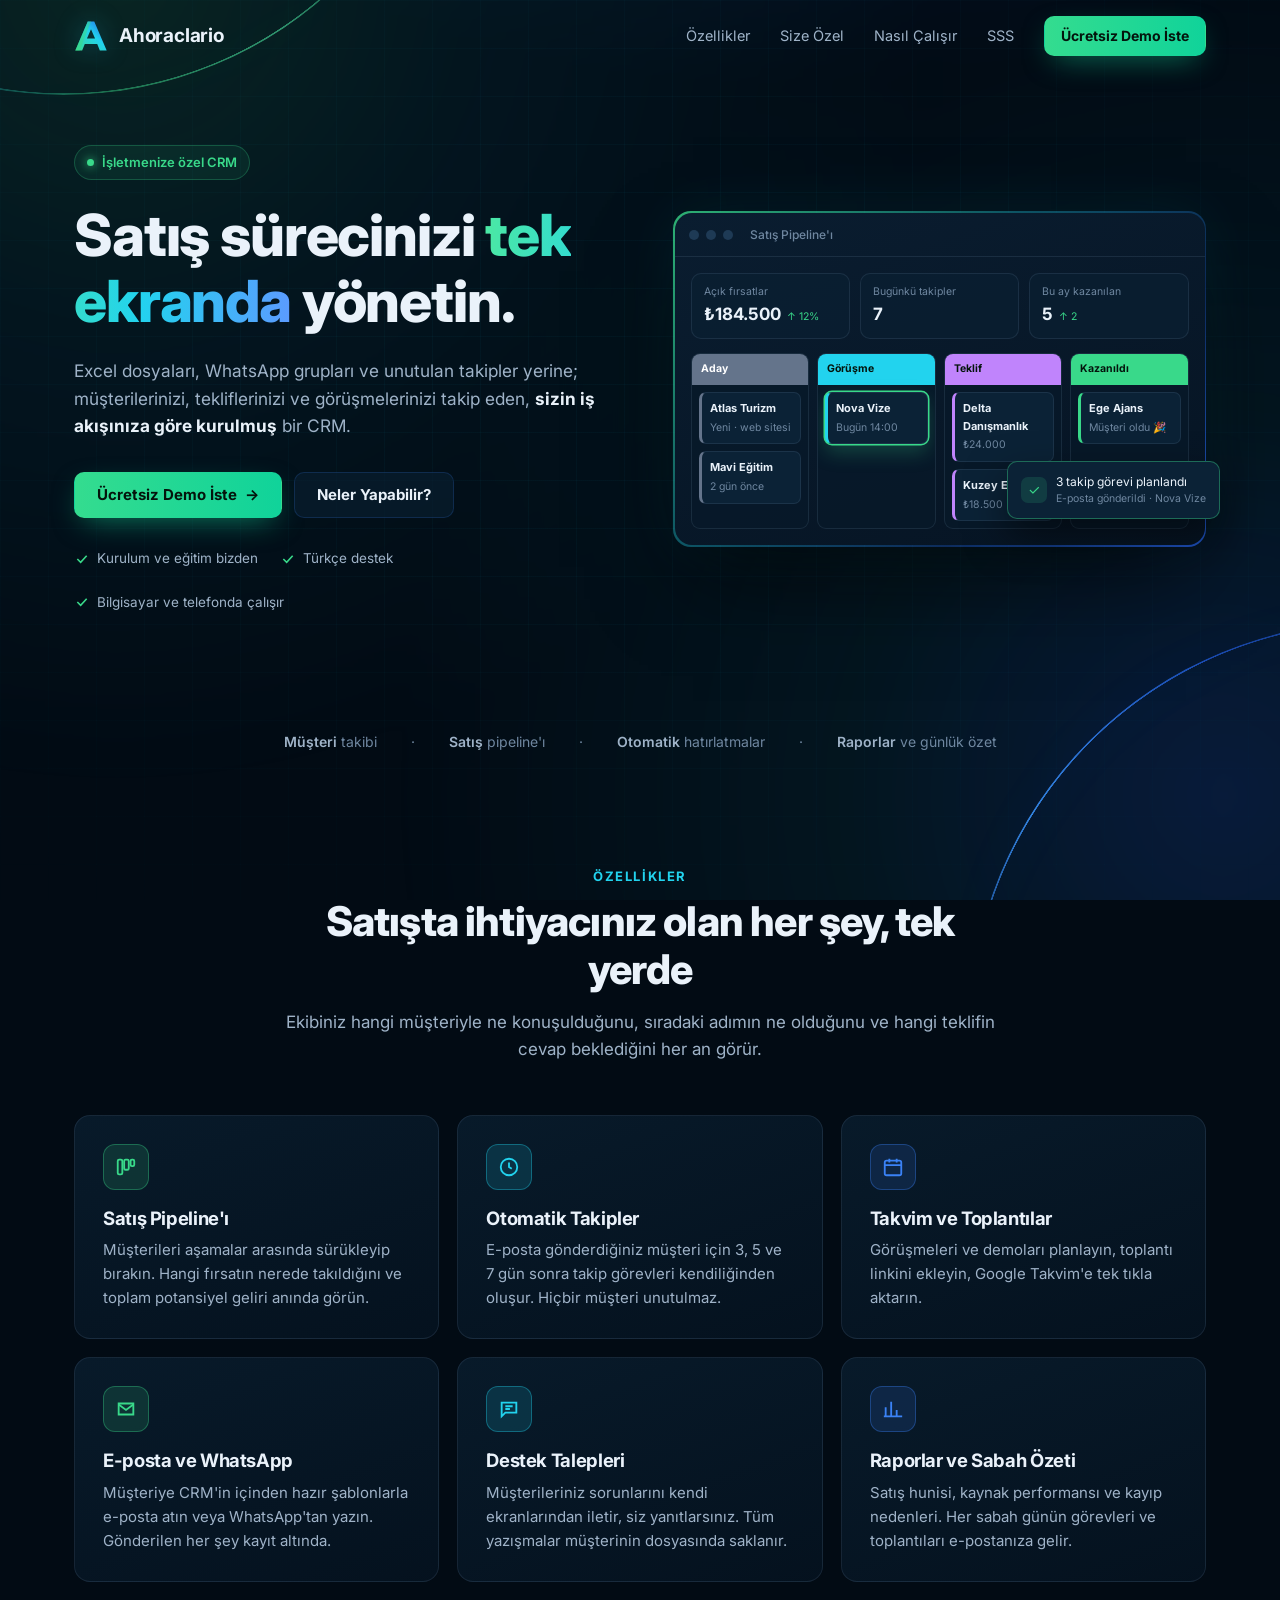
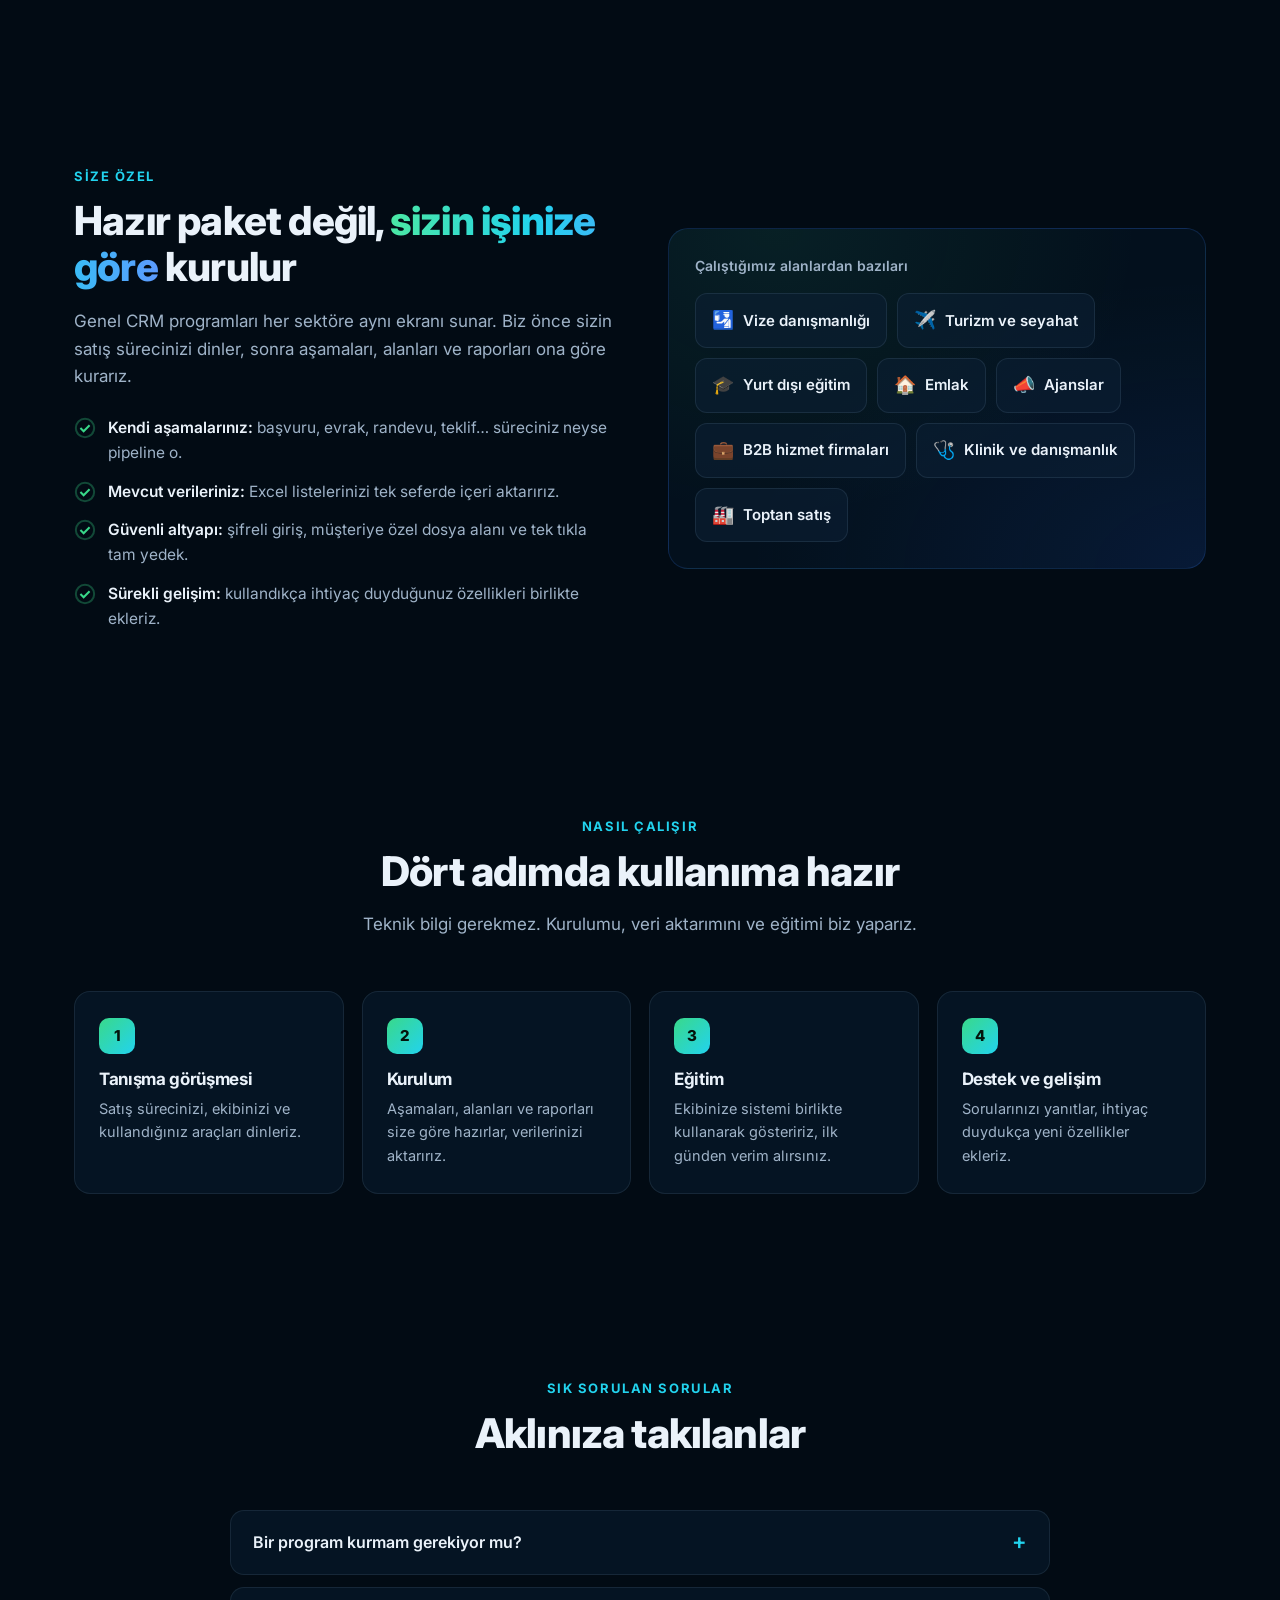
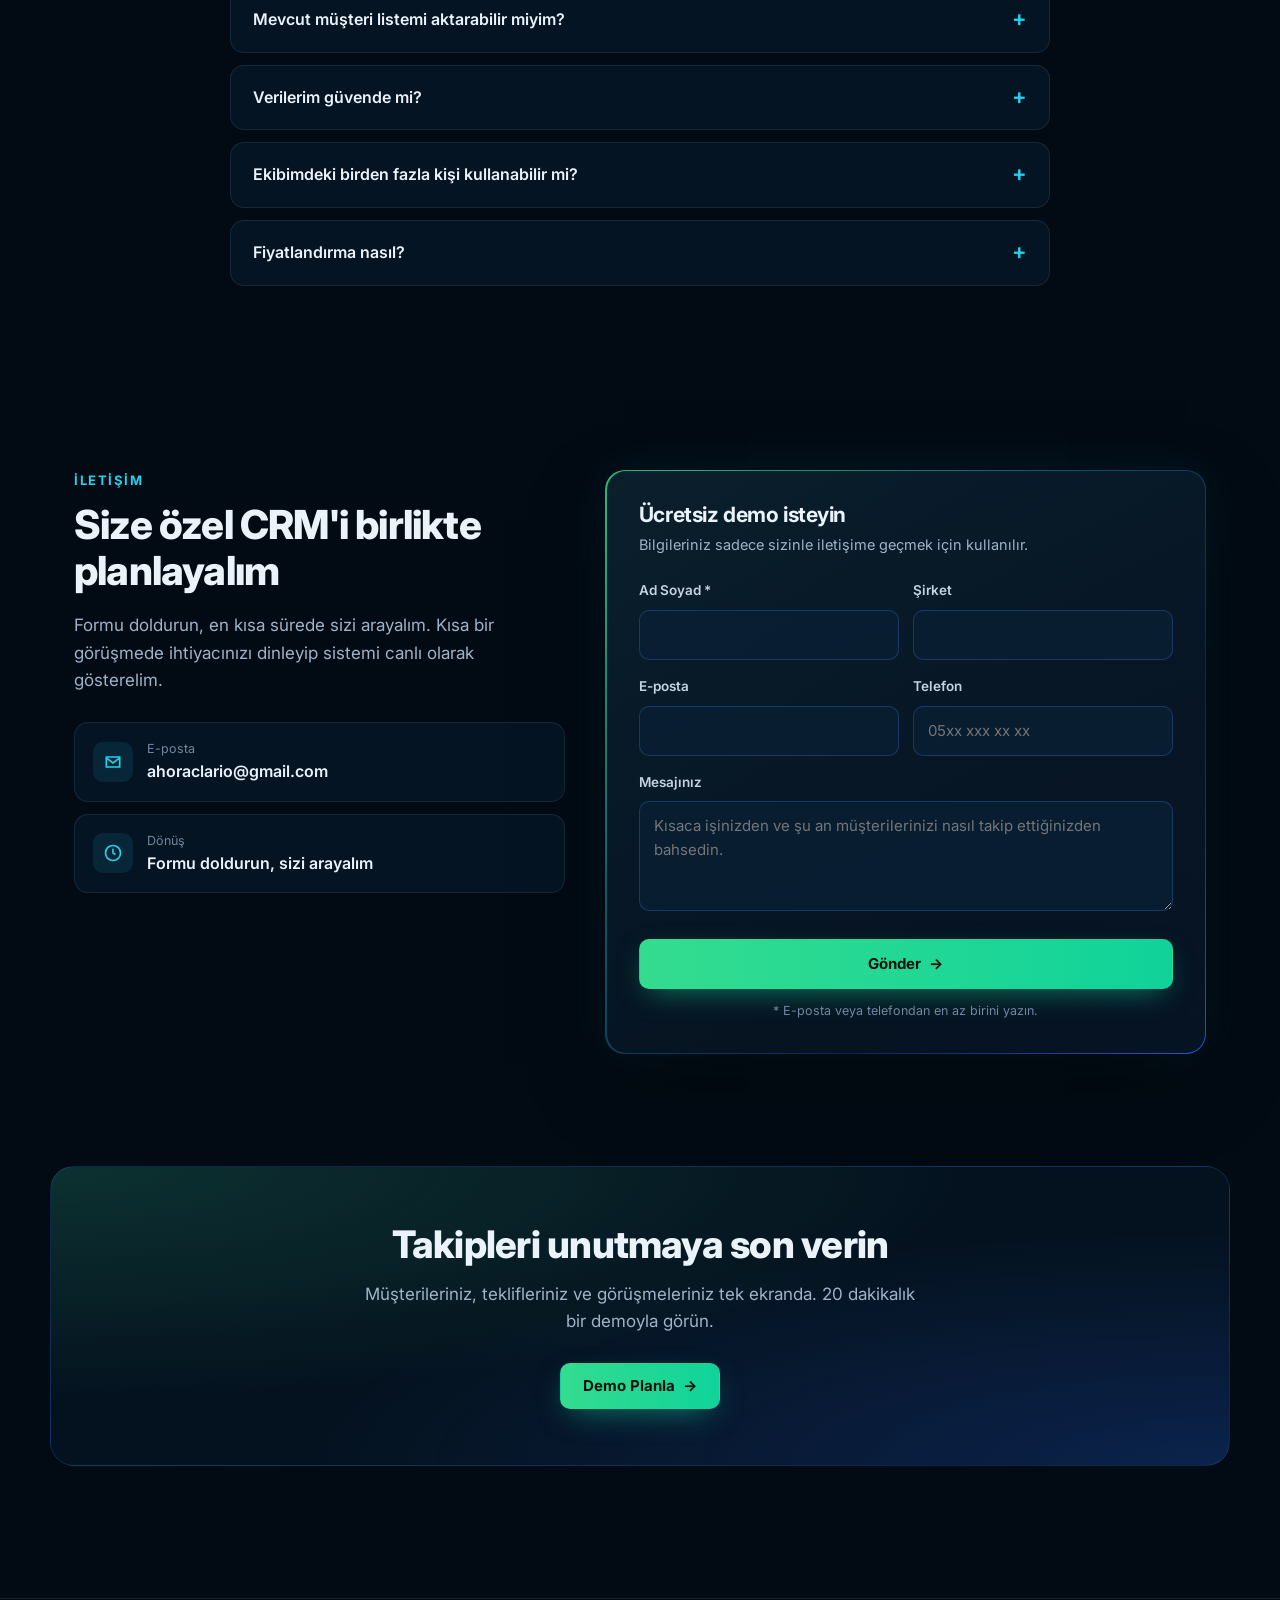
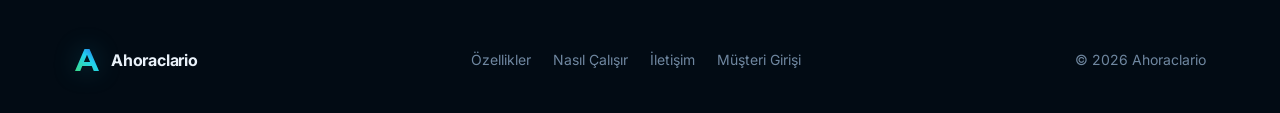
<file: index (36).html>
<!DOCTYPE html>
<html lang="tr">
<head>
<meta charset="UTF-8">
<meta name="viewport" content="width=device-width, initial-scale=1">
<title>Ahoraclario — İşletmenize Özel CRM ve Satış Sistemi</title>
<meta name="description" content="Ahoraclario, işletmenizin satış sürecine göre özel CRM kurar: müşteri takibi, satış pipeline'ı, otomatik takip görevleri, takvim, e-posta ve WhatsApp, destek talepleri ve raporlar tek ekranda.">
<meta name="keywords" content="CRM, özel CRM, satış takibi, müşteri takip programı, vize danışmanlığı CRM, satış pipeline, Ahoraclario">
<link rel="canonical" href="https://ahoraclario.github.io/">
<meta name="theme-color" content="#020B14">
<meta property="og:type" content="website">
<meta property="og:title" content="Ahoraclario — İşletmenize Özel CRM ve Satış Sistemi">
<meta property="og:description" content="Satış sürecinizi tek ekranda yönetin. Müşteri takibi, pipeline, otomatik takipler, takvim ve raporlar — işletmenize göre kurulur.">
<meta property="og:url" content="https://ahoraclario.github.io/">
<meta property="og:locale" content="tr_TR">
<link rel="icon" href="data:image/svg+xml,%3Csvg xmlns='http://www.w3.org/2000/svg' viewBox='0 0 52 52'%3E%3Cdefs%3E%3ClinearGradient id='g' x1='0' y1='1' x2='1' y2='0'%3E%3Cstop offset='0' stop-color='%2339D98A'/%3E%3Cstop offset='.55' stop-color='%2322D3EE'/%3E%3Cstop offset='1' stop-color='%232563EB'/%3E%3C/linearGradient%3E%3C/defs%3E%3Cpath d='M21 4h10l19 44H39.5l-4-9.8H16.5l-4 9.8H2L21 4Zm5 11.5L19.8 30h12.4L26 15.5Z' fill='url(%23g)'/%3E%3C/svg%3E">
<link rel="preconnect" href="https://fonts.googleapis.com">
<link rel="preconnect" href="https://fonts.gstatic.com" crossorigin>
<link href="https://fonts.googleapis.com/css2?family=Inter:wght@400;500;600;700;800&display=swap" rel="stylesheet">
<script type="application/ld+json">
{"@context":"https://schema.org","@type":"Organization","name":"Ahoraclario","url":"https://ahoraclario.github.io/","email":"ahoraclario@gmail.com","description":"İşletmelere özel CRM ve satış sistemleri kurar.","areaServed":"TR"}
</script>
<style>
:root{
  --bg:#020B14; --bg2:#061522; --surface:#08192A; --surface2:#0B2033;
  --border:rgba(59,130,246,.18); --border2:rgba(148,178,210,.12);
  --text:#EAF2FA; --muted:#9FB3C8; --faint:#6F87A0;
  --green:#39D98A; --cyan:#22D3EE; --blue:#2563EB; --blue2:#3B82F6;
  --radius:16px; --max:1180px;
}
*{box-sizing:border-box}
html{scroll-behavior:smooth;-webkit-text-size-adjust:100%}
body{margin:0;background:var(--bg);color:var(--text);font-family:Inter,-apple-system,BlinkMacSystemFont,"Segoe UI",Roboto,Helvetica,Arial,sans-serif;line-height:1.6;-webkit-font-smoothing:antialiased;overflow-x:hidden}
a{color:inherit;text-decoration:none}
img,svg{display:block}
.wrap{max-width:var(--max);margin:0 auto;padding:0 24px}
h1,h2,h3{line-height:1.15;letter-spacing:-.02em;margin:0}
p{margin:0}
:focus-visible{outline:2px solid var(--cyan);outline-offset:3px;border-radius:6px}

/* ── Arka plan ışık sistemi (giriş ekranıyla aynı dil) ── */
.bg{position:fixed;inset:0;z-index:-1;pointer-events:none;overflow:hidden;background:var(--bg)}
.bg > *{position:absolute;pointer-events:none}
.bg-grid{inset:0;background-image:linear-gradient(rgba(34,211,238,.035) 1px,transparent 1px),linear-gradient(90deg,rgba(34,211,238,.035) 1px,transparent 1px);background-size:48px 48px;
  -webkit-mask-image:radial-gradient(ellipse 90% 80% at 50% 40%,#000 25%,transparent 100%);mask-image:radial-gradient(ellipse 90% 80% at 50% 40%,#000 25%,transparent 100%)}
.bg-glow{inset:-10%;filter:blur(10px);background:
  radial-gradient(circle at 16% 6%,rgba(57,217,138,.13),rgba(34,211,238,.05) 22%,transparent 50%),
  radial-gradient(ellipse 55% 35% at 60% -8%,rgba(37,99,235,.08),transparent 70%),
  radial-gradient(circle at 88% 82%,rgba(37,99,235,.18),rgba(34,211,238,.05) 24%,transparent 52%)}
.arc{border-radius:50%}
.arc i{position:absolute;inset:0;border-radius:50%;-webkit-mask:radial-gradient(farthest-side,transparent calc(100% - 2px),#000 calc(100% - 1.5px));mask:radial-gradient(farthest-side,transparent calc(100% - 2px),#000 calc(100% - 1.5px))}
.arc-tl{width:clamp(620px,62vw,1180px);aspect-ratio:1;left:calc(clamp(620px,62vw,1180px) * -.42);top:calc(clamp(620px,62vw,1180px) * -.88);opacity:.75;filter:drop-shadow(0 0 20px rgba(57,217,138,.4))}
.arc-tl i{background:conic-gradient(from 115deg,transparent 0deg,rgba(57,217,138,.3) 10deg,rgba(80,240,170,.75) 32deg,rgba(57,217,138,.6) 58deg,rgba(34,211,238,.3) 80deg,transparent 108deg)}
.arc-br{width:clamp(640px,64vw,1240px);aspect-ratio:1;right:calc(clamp(640px,64vw,1240px) * -.62);bottom:calc(clamp(640px,64vw,1240px) * -.66);filter:drop-shadow(0 0 18px rgba(37,99,235,.45))}
.arc-br i{background:conic-gradient(from 240deg,transparent 0deg,rgba(37,99,235,.25) 30deg,rgba(59,150,255,.85) 62deg,rgba(37,99,235,.7) 95deg,rgba(37,99,235,.2) 135deg,transparent 170deg)}

/* ── Üst menü ── */
.nav{position:sticky;top:0;z-index:50;transition:background .2s,border-color .2s,backdrop-filter .2s;border-bottom:1px solid transparent}
.nav.scrolled{background:rgba(2,11,20,.72);-webkit-backdrop-filter:blur(14px);backdrop-filter:blur(14px);border-bottom-color:var(--border2)}
.nav .wrap{display:flex;align-items:center;justify-content:space-between;height:72px;gap:16px}
.brand{display:flex;align-items:center;gap:11px;font-weight:700;font-size:19px;letter-spacing:-.2px}
.brand svg{width:34px;height:34px;filter:drop-shadow(0 0 12px rgba(34,211,238,.25))}
.nav-links{display:flex;align-items:center;gap:30px;font-size:14.5px;color:var(--muted)}
.nav-links a:hover{color:var(--text)}
.btn{display:inline-flex;align-items:center;justify-content:center;gap:8px;height:46px;padding:0 22px;border-radius:10px;font-weight:700;font-size:15px;border:1px solid transparent;cursor:pointer;font-family:inherit;transition:filter .15s,transform .15s,border-color .15s,background .15s;white-space:nowrap}
.btn:hover{transform:translateY(-1px)}
.btn-primary{background:linear-gradient(90deg,#34DC8F,#10D39A);color:#04140C;box-shadow:0 10px 30px -10px rgba(16,211,154,.6)}
.btn-primary:hover{filter:brightness(1.06)}
.btn-ghost{background:rgba(11,32,51,.6);border-color:var(--border);color:var(--text)}
.btn-ghost:hover{border-color:rgba(34,211,238,.5)}
.btn-sm{height:40px;padding:0 16px;font-size:14px}
.menu-btn{display:none;background:none;border:1px solid var(--border);color:var(--text);border-radius:9px;width:42px;height:40px;cursor:pointer}

/* ── Hero ── */
.hero{padding:72px 0 90px}
.hero .wrap{display:grid;grid-template-columns:1.02fr 1fr;gap:56px;align-items:center}
.eyebrow{display:inline-flex;align-items:center;gap:8px;font-size:13px;font-weight:600;color:var(--green);background:rgba(57,217,138,.08);border:1px solid rgba(57,217,138,.25);padding:6px 12px;border-radius:999px;margin-bottom:22px}
.eyebrow .dot{width:7px;height:7px;border-radius:50%;background:var(--green);box-shadow:0 0 10px var(--green)}
.hero h1{font-size:clamp(36px,4.6vw,58px);font-weight:800}
.grad{background:linear-gradient(90deg,#4BE8A4,#22D3EE 50%,#5B9BFF);-webkit-background-clip:text;background-clip:text;color:transparent}
.hero p.lead{font-size:clamp(16px,1.35vw,18.5px);color:var(--muted);margin:22px 0 32px;max-width:560px}
.hero-ctas{display:flex;gap:12px;flex-wrap:wrap}
.hero-points{display:flex;gap:22px;flex-wrap:wrap;margin-top:30px;font-size:13.5px;color:var(--muted)}
.hero-points span{display:flex;align-items:center;gap:7px}
.hero-points svg{width:16px;height:16px;color:var(--green)}

/* CRM önizleme (HTML/CSS ile çizilmiş) */
.mock{position:relative;border-radius:18px;padding:1.5px;background:linear-gradient(135deg,rgba(57,217,138,.8),rgba(34,211,238,.35) 40%,rgba(37,99,235,.3) 70%,rgba(37,99,235,.8));box-shadow:0 40px 90px -20px rgba(0,0,0,.7),0 0 60px rgba(34,211,238,.08)}
.mock-in{background:linear-gradient(160deg,#0A1D30,#061423);border-radius:17px;overflow:hidden}
.mock-bar{display:flex;align-items:center;gap:7px;padding:12px 14px;border-bottom:1px solid var(--border2)}
.mock-bar i{width:10px;height:10px;border-radius:50%;background:#1E3A55}
.mock-bar b{margin-left:10px;font-size:12px;color:var(--faint);font-weight:500}
.mock-body{padding:16px}
.mock-stats{display:grid;grid-template-columns:repeat(3,1fr);gap:10px;margin-bottom:14px}
.mstat{background:rgba(11,32,51,.7);border:1px solid var(--border2);border-radius:10px;padding:10px 12px}
.mstat small{display:block;font-size:10.5px;color:var(--faint)}
.mstat b{font-size:17px}
.mstat em{font-style:normal;font-size:10.5px;color:var(--green);margin-left:6px}
.mock-board{display:grid;grid-template-columns:repeat(4,1fr);gap:8px}
.mcol{background:rgba(8,25,42,.8);border:1px solid var(--border2);border-radius:9px;overflow:hidden}
.mcol h4{margin:0;font-size:10.5px;font-weight:700;padding:7px 9px;color:#04140C}
.mcol .c{margin:7px;background:#0B2236;border:1px solid var(--border2);border-left:3px solid var(--cc);border-radius:7px;padding:7px 8px;font-size:10.5px}
.mcol .c b{display:block;font-size:11px;margin-bottom:2px}
.mcol .c span{color:var(--faint)}
.mcol .c.hl{box-shadow:0 0 0 1.5px var(--green),0 8px 20px rgba(57,217,138,.25);animation:float 4s ease-in-out infinite}
@keyframes float{0%,100%{transform:translateY(0)}50%{transform:translateY(-3px)}}
.mock-toast{position:absolute;right:-14px;bottom:28px;background:#0B2236;border:1px solid rgba(57,217,138,.4);border-radius:10px;padding:10px 13px;font-size:12px;box-shadow:0 18px 40px rgba(0,0,0,.5);display:flex;gap:9px;align-items:center}
.mock-toast .ic{width:26px;height:26px;border-radius:7px;background:rgba(57,217,138,.15);display:grid;place-items:center;color:var(--green);font-size:14px}
.mock-toast small{display:block;color:var(--faint);font-size:10.5px}

/* ── Bölümler ── */
section{padding:92px 0;scroll-margin-top:72px}
.sec-head{text-align:center;max-width:720px;margin:0 auto 52px}
.sec-head .kicker{font-size:13px;font-weight:700;letter-spacing:.12em;text-transform:uppercase;color:var(--cyan);margin-bottom:12px}
.sec-head h2{font-size:clamp(28px,3.2vw,42px);font-weight:800}
.sec-head p{color:var(--muted);font-size:17px;margin-top:16px}

.trust{padding:28px 0 20px}
.trust .wrap{display:flex;align-items:center;justify-content:center;gap:12px 34px;flex-wrap:wrap;color:var(--faint);font-size:14px}
.trust b{color:var(--muted);font-weight:600}

.grid3{display:grid;grid-template-columns:repeat(3,1fr);gap:18px}
.card{position:relative;background:linear-gradient(160deg,rgba(11,32,51,.72),rgba(6,20,35,.72));border:1px solid var(--border2);border-radius:var(--radius);padding:28px;transition:border-color .2s,transform .2s,box-shadow .2s}
.card:hover{border-color:rgba(34,211,238,.35);transform:translateY(-3px);box-shadow:0 20px 40px -20px rgba(34,211,238,.25)}
.ficon{width:46px;height:46px;border-radius:12px;display:grid;place-items:center;margin-bottom:18px;background:color-mix(in srgb,var(--c) 14%,transparent);border:1px solid color-mix(in srgb,var(--c) 35%,transparent);color:var(--c)}
.ficon svg{width:22px;height:22px}
.card h3{font-size:18.5px;font-weight:700;margin-bottom:9px}
.card p{color:var(--muted);font-size:15px}

.split{display:grid;grid-template-columns:1fr 1fr;gap:56px;align-items:center}
.split h2{font-size:clamp(28px,3.2vw,40px);font-weight:800}
.split p.lead{color:var(--muted);font-size:17px;margin:18px 0 26px}
.checks{list-style:none;padding:0;margin:0;display:grid;gap:14px}
.checks li{display:flex;gap:12px;color:var(--muted);font-size:15.5px}
.checks li b{color:var(--text);font-weight:600}
.checks svg{flex-shrink:0;width:22px;height:22px;color:var(--green);margin-top:1px}
.chips{display:flex;flex-wrap:wrap;gap:10px}
.chip{display:flex;align-items:center;gap:9px;padding:12px 16px;border-radius:12px;background:rgba(11,32,51,.65);border:1px solid var(--border2);font-size:15px;font-weight:600}
.chip i{font-style:normal;font-size:18px}
.sectors{padding:26px;border-radius:20px;border:1px solid var(--border);background:radial-gradient(ellipse at 20% 0%,rgba(57,217,138,.08),transparent 60%),radial-gradient(ellipse at 100% 100%,rgba(37,99,235,.12),transparent 60%),rgba(6,20,35,.6)}
.sectors h4{margin:0 0 16px;font-size:14px;color:var(--muted);font-weight:600}

.steps{display:grid;grid-template-columns:repeat(4,1fr);gap:18px;counter-reset:s}
.step{position:relative;padding:26px 24px;border-radius:var(--radius);background:rgba(8,25,42,.7);border:1px solid var(--border2)}
.step .n{width:36px;height:36px;border-radius:10px;display:grid;place-items:center;font-weight:800;font-size:15px;color:#04140C;background:linear-gradient(135deg,var(--green),var(--cyan));margin-bottom:16px}
.step h3{font-size:17px;margin-bottom:8px}
.step p{color:var(--muted);font-size:14.5px}

.faq{max-width:820px;margin:0 auto;display:grid;gap:12px}
.faq details{background:rgba(8,25,42,.7);border:1px solid var(--border2);border-radius:14px;padding:0 22px}
.faq details[open]{border-color:rgba(34,211,238,.3)}
.faq summary{cursor:pointer;list-style:none;padding:19px 0;font-weight:600;font-size:16px;display:flex;justify-content:space-between;gap:16px}
.faq summary::-webkit-details-marker{display:none}
.faq summary::after{content:'+';color:var(--cyan);font-size:22px;line-height:1;transition:transform .2s}
.faq details[open] summary::after{transform:rotate(45deg)}
.faq details p{color:var(--muted);padding:0 0 20px;font-size:15px}

/* ── İletişim ── */
.contact{display:grid;grid-template-columns:.9fr 1.1fr;gap:40px;align-items:start}
.contact-info h2{font-size:clamp(28px,3.2vw,40px);font-weight:800}
.contact-info p{color:var(--muted);font-size:17px;margin:18px 0 28px}
.cline{display:flex;align-items:center;gap:14px;padding:16px 18px;border-radius:14px;background:rgba(8,25,42,.7);border:1px solid var(--border2);margin-bottom:12px}
.cline .ic{width:40px;height:40px;border-radius:10px;display:grid;place-items:center;background:rgba(34,211,238,.1);color:var(--cyan)}
.cline .ic svg{width:20px;height:20px}
.cline small{display:block;color:var(--faint);font-size:12.5px}
.cline b{font-weight:600}
.form{border-radius:20px;padding:1.5px;background:linear-gradient(135deg,rgba(57,217,138,.85),rgba(34,211,238,.35) 40%,rgba(37,99,235,.3) 70%,rgba(37,99,235,.85));box-shadow:0 30px 80px -20px rgba(0,0,0,.6),0 0 50px rgba(34,211,238,.07)}
.form-in{background:linear-gradient(160deg,rgba(9,26,42,.97),rgba(5,17,30,.97));border-radius:19px;padding:32px}
.form h3{font-size:21px;margin-bottom:6px}
.form .sub{color:var(--muted);font-size:14.5px;margin-bottom:24px}
.frow{display:grid;grid-template-columns:1fr 1fr;gap:14px}
.fld{margin-bottom:16px}
.fld label{display:block;font-size:13.5px;font-weight:600;color:#C4D3E3;margin-bottom:8px}
.fld input,.fld textarea{width:100%;background:rgba(10,31,52,.85);border:1px solid rgba(59,130,246,.28);border-radius:10px;color:var(--text);font:inherit;font-size:15px;padding:12px 14px}
.fld textarea{resize:vertical;min-height:110px}
.fld input:focus,.fld textarea:focus{outline:none;border-color:rgba(34,211,238,.7);box-shadow:0 0 0 3px rgba(34,211,238,.12)}
.hp{position:absolute;left:-9999px;width:1px;height:1px;overflow:hidden}
.form .btn{width:100%;height:50px;margin-top:4px}
.form-note{font-size:12.5px;color:var(--faint);margin-top:12px;text-align:center}
.form-msg{display:none;margin-top:14px;padding:12px 14px;border-radius:10px;font-size:14.5px}
.form-msg.ok{display:block;background:rgba(57,217,138,.1);border:1px solid rgba(57,217,138,.35);color:#7CF0B9}
.form-msg.err{display:block;background:rgba(248,113,113,.1);border:1px solid rgba(248,113,113,.35);color:#FCA5A5}

.cta-band{margin:0 auto;max-width:var(--max);border-radius:24px;padding:56px 40px;text-align:center;position:relative;overflow:hidden;border:1px solid var(--border);
  background:radial-gradient(ellipse at 0% 0%,rgba(57,217,138,.16),transparent 55%),radial-gradient(ellipse at 100% 100%,rgba(37,99,235,.22),transparent 55%),rgba(6,20,35,.8)}
.cta-band h2{font-size:clamp(26px,3vw,38px);font-weight:800}
.cta-band p{color:var(--muted);font-size:17px;margin:14px auto 28px;max-width:560px}

footer{padding:48px 0 40px;border-top:1px solid var(--border2);margin-top:40px;color:var(--faint);font-size:14px}
footer .wrap{display:flex;justify-content:space-between;align-items:center;gap:20px;flex-wrap:wrap}
footer .links{display:flex;gap:22px;flex-wrap:wrap}
footer a:hover{color:var(--text)}

/* Görünür olunca yumuşak giriş */
.reveal{opacity:0;transform:translateY(18px);transition:opacity .7s ease,transform .7s ease}
.reveal.in{opacity:1;transform:none}
@media (prefers-reduced-motion:reduce){ html{scroll-behavior:auto} .reveal{opacity:1;transform:none;transition:none} .mcol .c.hl{animation:none} }

/* ── Duyarlı tasarım ── */
@media (max-width:980px){
  .hero .wrap,.split,.contact{grid-template-columns:1fr}
  .hero{padding:40px 0 70px}
  .grid3{grid-template-columns:1fr 1fr}
  .steps{grid-template-columns:1fr 1fr}
  .mock-toast{right:10px}
}
@media (max-width:760px){
  .trust .sep{display:none}
  .nav-links{display:none;position:absolute;top:72px;left:0;right:0;flex-direction:column;align-items:stretch;gap:0;padding:10px 24px 20px;background:rgba(2,11,20,.97);border-bottom:1px solid var(--border2)}
  .nav-links.open{display:flex}
  .nav-links a{padding:12px 0;border-bottom:1px solid var(--border2)}
  .nav-links .btn{margin-top:12px}
  .menu-btn{display:grid;place-items:center}
  section{padding:70px 0}
  .grid3,.steps,.frow{grid-template-columns:1fr}
  .mock-board{grid-template-columns:repeat(2,1fr)}
  .mock-board .mcol:nth-child(n+3){display:none}
  .form-in{padding:24px}
  .cta-band{padding:40px 22px;border-radius:18px;margin:0 16px}
}
@media (max-width:420px){ .wrap{padding:0 16px} .mock-stats{grid-template-columns:1fr 1fr} .mock-stats .mstat:nth-child(3){display:none} }
</style>
</head>
<body>

<div class="bg" aria-hidden="true">
  <div class="bg-glow"></div><div class="bg-grid"></div>
  <div class="arc arc-tl"><i></i></div><div class="arc arc-br"><i></i></div>
</div>

<header class="nav" id="nav">
  <div class="wrap">
    <a href="#" class="brand" aria-label="Ahoraclario ana sayfa">
      <svg viewBox="0 0 52 52" aria-hidden="true"><defs><linearGradient id="bA" x1="0" y1="1" x2="1" y2="0"><stop offset="0" stop-color="#39D98A"/><stop offset=".55" stop-color="#22D3EE"/><stop offset="1" stop-color="#2563EB"/></linearGradient></defs><path d="M21 4h10l19 44H39.5l-4-9.8H16.5l-4 9.8H2L21 4Zm5 11.5L19.8 30h12.4L26 15.5Z" fill="url(#bA)"/><path d="M2 48 21 4h5L8.5 48Z" fill="#39D98A" opacity=".55"/></svg>
      Ahoraclario
    </a>
    <nav class="nav-links" id="navLinks" aria-label="Ana menü">
      <a href="#ozellikler">Özellikler</a>
      <a href="#size-ozel">Size Özel</a>
      <a href="#surec">Nasıl Çalışır</a>
      <a href="#sss">SSS</a>
      <a href="#iletisim" class="btn btn-primary btn-sm">Ücretsiz Demo İste</a>
    </nav>
    <button class="menu-btn" id="menuBtn" aria-label="Menüyü aç" aria-expanded="false" aria-controls="navLinks">
      <svg width="20" height="20" viewBox="0 0 24 24" fill="none" stroke="currentColor" stroke-width="2"><path d="M4 7h16M4 12h16M4 17h16"/></svg>
    </button>
  </div>
</header>

<main>
<section class="hero" aria-labelledby="h-hero">
  <div class="wrap">
    <div>
      <span class="eyebrow"><span class="dot"></span>İşletmenize özel CRM</span>
      <h1 id="h-hero">Satış sürecinizi <span class="grad">tek ekranda</span> yönetin.</h1>
      <p class="lead">Excel dosyaları, WhatsApp grupları ve unutulan takipler yerine; müşterilerinizi, tekliflerinizi ve görüşmelerinizi takip eden, <b style="color:var(--text)">sizin iş akışınıza göre kurulmuş</b> bir CRM.</p>
      <div class="hero-ctas">
        <a href="#iletisim" class="btn btn-primary">Ücretsiz Demo İste <span aria-hidden="true">→</span></a>
        <a href="#ozellikler" class="btn btn-ghost">Neler Yapabilir?</a>
      </div>
      <div class="hero-points">
        <span><svg viewBox="0 0 24 24" fill="none" stroke="currentColor" stroke-width="2.4"><path d="m5 12 5 5 9-10"/></svg>Kurulum ve eğitim bizden</span>
        <span><svg viewBox="0 0 24 24" fill="none" stroke="currentColor" stroke-width="2.4"><path d="m5 12 5 5 9-10"/></svg>Türkçe destek</span>
        <span><svg viewBox="0 0 24 24" fill="none" stroke="currentColor" stroke-width="2.4"><path d="m5 12 5 5 9-10"/></svg>Bilgisayar ve telefonda çalışır</span>
      </div>
    </div>

    <div class="mock" aria-label="Ahoraclario CRM ekran önizlemesi" role="img">
      <div class="mock-in">
        <div class="mock-bar"><i></i><i></i><i></i><b>Satış Pipeline'ı</b></div>
        <div class="mock-body">
          <div class="mock-stats">
            <div class="mstat"><small>Açık fırsatlar</small><b>₺184.500</b><em>↑ 12%</em></div>
            <div class="mstat"><small>Bugünkü takipler</small><b>7</b></div>
            <div class="mstat"><small>Bu ay kazanılan</small><b>5</b><em>↑ 2</em></div>
          </div>
          <div class="mock-board">
            <div class="mcol"><h4 style="background:#64748B;color:#fff">Aday</h4>
              <div class="c" style="--cc:#64748B"><b>Atlas Turizm</b><span>Yeni · web sitesi</span></div>
              <div class="c" style="--cc:#64748B"><b>Mavi Eğitim</b><span>2 gün önce</span></div></div>
            <div class="mcol"><h4 style="background:#22D3EE">Görüşme</h4>
              <div class="c hl" style="--cc:#22D3EE"><b>Nova Vize</b><span>Bugün 14:00</span></div></div>
            <div class="mcol"><h4 style="background:#C084FC">Teklif</h4>
              <div class="c" style="--cc:#C084FC"><b>Delta Danışmanlık</b><span>₺24.000</span></div>
              <div class="c" style="--cc:#C084FC"><b>Kuzey Emlak</b><span>₺18.500</span></div></div>
            <div class="mcol"><h4 style="background:#39D98A">Kazanıldı</h4>
              <div class="c" style="--cc:#39D98A"><b>Ege Ajans</b><span>Müşteri oldu 🎉</span></div></div>
          </div>
        </div>
      </div>
      <div class="mock-toast"><span class="ic">✓</span><div>3 takip görevi planlandı<small>E-posta gönderildi · Nova Vize</small></div></div>
    </div>
  </div>
</section>

<div class="trust" aria-label="Öne çıkanlar">
  <div class="wrap">
    <span><b>Müşteri</b> takibi</span><span class="sep">·</span><span><b>Satış</b> pipeline'ı</span><span class="sep">·</span><span><b>Otomatik</b> hatırlatmalar</span><span class="sep">·</span><span><b>Raporlar</b> ve günlük özet</span>
  </div>
</div>

<section id="ozellikler" aria-labelledby="h-feat">
  <div class="wrap">
    <div class="sec-head reveal">
      <div class="kicker">Özellikler</div>
      <h2 id="h-feat">Satışta ihtiyacınız olan her şey, tek yerde</h2>
      <p>Ekibiniz hangi müşteriyle ne konuşulduğunu, sıradaki adımın ne olduğunu ve hangi teklifin cevap beklediğini her an görür.</p>
    </div>
    <div class="grid3">
      <article class="card reveal" style="--c:#39D98A"><div class="ficon"><svg viewBox="0 0 24 24" fill="none" stroke="currentColor" stroke-width="2"><rect x="3" y="4" width="5" height="16" rx="1.5"/><rect x="10" y="4" width="5" height="11" rx="1.5"/><rect x="17" y="4" width="4" height="7" rx="1.5"/></svg></div>
        <h3>Satış Pipeline'ı</h3><p>Müşterileri aşamalar arasında sürükleyip bırakın. Hangi fırsatın nerede takıldığını ve toplam potansiyel geliri anında görün.</p></article>
      <article class="card reveal" style="--c:#22D3EE"><div class="ficon"><svg viewBox="0 0 24 24" fill="none" stroke="currentColor" stroke-width="2"><circle cx="12" cy="12" r="9"/><path d="M12 7v5l3 2"/></svg></div>
        <h3>Otomatik Takipler</h3><p>E-posta gönderdiğiniz müşteri için 3, 5 ve 7 gün sonra takip görevleri kendiliğinden oluşur. Hiçbir müşteri unutulmaz.</p></article>
      <article class="card reveal" style="--c:#3B82F6"><div class="ficon"><svg viewBox="0 0 24 24" fill="none" stroke="currentColor" stroke-width="2"><rect x="3" y="5" width="18" height="16" rx="2"/><path d="M3 10h18M8 3v4M16 3v4"/></svg></div>
        <h3>Takvim ve Toplantılar</h3><p>Görüşmeleri ve demoları planlayın, toplantı linkini ekleyin, Google Takvim'e tek tıkla aktarın.</p></article>
      <article class="card reveal" style="--c:#39D98A"><div class="ficon"><svg viewBox="0 0 24 24" fill="none" stroke="currentColor" stroke-width="2"><path d="M4 6h16v12H4z"/><path d="m4 7 8 6 8-6"/></svg></div>
        <h3>E-posta ve WhatsApp</h3><p>Müşteriye CRM'in içinden hazır şablonlarla e-posta atın veya WhatsApp'tan yazın. Gönderilen her şey kayıt altında.</p></article>
      <article class="card reveal" style="--c:#22D3EE"><div class="ficon"><svg viewBox="0 0 24 24" fill="none" stroke="currentColor" stroke-width="2"><path d="M4 5h16v11H8l-4 4z"/><path d="M8 9h8M8 12h5"/></svg></div>
        <h3>Destek Talepleri</h3><p>Müşterileriniz sorunlarını kendi ekranlarından iletir, siz yanıtlarsınız. Tüm yazışmalar müşterinin dosyasında saklanır.</p></article>
      <article class="card reveal" style="--c:#3B82F6"><div class="ficon"><svg viewBox="0 0 24 24" fill="none" stroke="currentColor" stroke-width="2"><path d="M4 20V10M10 20V4M16 20v-7M22 20H2"/></svg></div>
        <h3>Raporlar ve Sabah Özeti</h3><p>Satış hunisi, kaynak performansı ve kayıp nedenleri. Her sabah günün görevleri ve toplantıları e-postanıza gelir.</p></article>
    </div>
  </div>
</section>

<section id="size-ozel" aria-labelledby="h-custom">
  <div class="wrap split">
    <div class="reveal">
      <div class="sec-head" style="text-align:left;margin:0"><div class="kicker">Size Özel</div></div>
      <h2 id="h-custom">Hazır paket değil, <span class="grad">sizin işinize göre</span> kurulur</h2>
      <p class="lead">Genel CRM programları her sektöre aynı ekranı sunar. Biz önce sizin satış sürecinizi dinler, sonra aşamaları, alanları ve raporları ona göre kurarız.</p>
      <ul class="checks">
        <li><svg viewBox="0 0 24 24" fill="none" stroke="currentColor" stroke-width="2.2"><circle cx="12" cy="12" r="10" opacity=".3"/><path d="m7 12 3.5 3.5L17 9"/></svg><span><b>Kendi aşamalarınız:</b> başvuru, evrak, randevu, teklif… süreciniz neyse pipeline o.</span></li>
        <li><svg viewBox="0 0 24 24" fill="none" stroke="currentColor" stroke-width="2.2"><circle cx="12" cy="12" r="10" opacity=".3"/><path d="m7 12 3.5 3.5L17 9"/></svg><span><b>Mevcut verileriniz:</b> Excel listelerinizi tek seferde içeri aktarırız.</span></li>
        <li><svg viewBox="0 0 24 24" fill="none" stroke="currentColor" stroke-width="2.2"><circle cx="12" cy="12" r="10" opacity=".3"/><path d="m7 12 3.5 3.5L17 9"/></svg><span><b>Güvenli altyapı:</b> şifreli giriş, müşteriye özel dosya alanı ve tek tıkla tam yedek.</span></li>
        <li><svg viewBox="0 0 24 24" fill="none" stroke="currentColor" stroke-width="2.2"><circle cx="12" cy="12" r="10" opacity=".3"/><path d="m7 12 3.5 3.5L17 9"/></svg><span><b>Sürekli gelişim:</b> kullandıkça ihtiyaç duyduğunuz özellikleri birlikte ekleriz.</span></li>
      </ul>
    </div>
    <div class="sectors reveal">
      <h4>Çalıştığımız alanlardan bazıları</h4>
      <div class="chips">
        <span class="chip"><i>🛂</i>Vize danışmanlığı</span>
        <span class="chip"><i>✈️</i>Turizm ve seyahat</span>
        <span class="chip"><i>🎓</i>Yurt dışı eğitim</span>
        <span class="chip"><i>🏠</i>Emlak</span>
        <span class="chip"><i>📣</i>Ajanslar</span>
        <span class="chip"><i>💼</i>B2B hizmet firmaları</span>
        <span class="chip"><i>🩺</i>Klinik ve danışmanlık</span>
        <span class="chip"><i>🏭</i>Toptan satış</span>
      </div>
    </div>
  </div>
</section>

<section id="surec" aria-labelledby="h-steps">
  <div class="wrap">
    <div class="sec-head reveal">
      <div class="kicker">Nasıl Çalışır</div>
      <h2 id="h-steps">Dört adımda kullanıma hazır</h2>
      <p>Teknik bilgi gerekmez. Kurulumu, veri aktarımını ve eğitimi biz yaparız.</p>
    </div>
    <div class="steps">
      <div class="step reveal"><div class="n">1</div><h3>Tanışma görüşmesi</h3><p>Satış sürecinizi, ekibinizi ve kullandığınız araçları dinleriz.</p></div>
      <div class="step reveal"><div class="n">2</div><h3>Kurulum</h3><p>Aşamaları, alanları ve raporları size göre hazırlar, verilerinizi aktarırız.</p></div>
      <div class="step reveal"><div class="n">3</div><h3>Eğitim</h3><p>Ekibinize sistemi birlikte kullanarak gösteririz, ilk günden verim alırsınız.</p></div>
      <div class="step reveal"><div class="n">4</div><h3>Destek ve gelişim</h3><p>Sorularınızı yanıtlar, ihtiyaç duydukça yeni özellikler ekleriz.</p></div>
    </div>
  </div>
</section>

<section id="sss" aria-labelledby="h-faq">
  <div class="wrap">
    <div class="sec-head reveal">
      <div class="kicker">Sık Sorulan Sorular</div>
      <h2 id="h-faq">Aklınıza takılanlar</h2>
    </div>
    <div class="faq reveal">
      <details><summary>Bir program kurmam gerekiyor mu?</summary><p>Hayır. Ahoraclario tarayıcıda çalışır; bilgisayardan, tabletten ve telefondan internet olan her yerden giriş yapabilirsiniz.</p></details>
      <details><summary>Mevcut müşteri listemi aktarabilir miyim?</summary><p>Evet. Excel veya CSV dosyalarınızı sisteme aktarırız; şirketler, kişiler ve satış aşamaları tek seferde yerine oturur.</p></details>
      <details><summary>Verilerim güvende mi?</summary><p>Girişler şifrelidir, her müşterinin dosyaları kendi alanında saklanır ve tüm verinizin yedeğini tek tıkla indirebilirsiniz.</p></details>
      <details><summary>Ekibimdeki birden fazla kişi kullanabilir mi?</summary><p>Evet. Ekip arkadaşlarınız kendi hesaplarıyla giriş yapar; kimin hangi müşteriyle ne konuştuğu zaman çizelgesinde görünür.</p></details>
      <details><summary>Fiyatlandırma nasıl?</summary><p>Her kurulum işletmenin ihtiyacına göre hazırlandığı için fiyatı ekip büyüklüğüne ve istenen özelliklere göre belirliyoruz. Demo görüşmesinde size özel teklif sunuyoruz.</p></details>
    </div>
  </div>
</section>

<section id="iletisim" aria-labelledby="h-contact">
  <div class="wrap contact">
    <div class="contact-info reveal">
      <div class="sec-head" style="text-align:left;margin:0"><div class="kicker">İletişim</div></div>
      <h2 id="h-contact">Size özel CRM'i birlikte planlayalım</h2>
      <p>Formu doldurun, en kısa sürede sizi arayalım. Kısa bir görüşmede ihtiyacınızı dinleyip sistemi canlı olarak gösterelim.</p>
      <a class="cline" href="mailto:ahoraclario@gmail.com">
        <span class="ic"><svg viewBox="0 0 24 24" fill="none" stroke="currentColor" stroke-width="2"><path d="M4 6h16v12H4z"/><path d="m4 7 8 6 8-6"/></svg></span>
        <span><small>E-posta</small><b>ahoraclario@gmail.com</b></span>
      </a>
      <div class="cline">
        <span class="ic"><svg viewBox="0 0 24 24" fill="none" stroke="currentColor" stroke-width="2"><circle cx="12" cy="12" r="9"/><path d="M12 7v5l3 2"/></svg></span>
        <span><small>Dönüş</small><b>Formu doldurun, sizi arayalım</b></span>
      </div>
    </div>

    <div class="form reveal">
      <form class="form-in" id="leadForm" novalidate>
        <h3>Ücretsiz demo isteyin</h3>
        <p class="sub">Bilgileriniz sadece sizinle iletişime geçmek için kullanılır.</p>
        <div class="frow">
          <div class="fld"><label for="f-name">Ad Soyad *</label><input id="f-name" name="name" autocomplete="name" required maxlength="120"></div>
          <div class="fld"><label for="f-company">Şirket</label><input id="f-company" name="company" autocomplete="organization" maxlength="160"></div>
        </div>
        <div class="frow">
          <div class="fld"><label for="f-email">E-posta</label><input id="f-email" name="email" type="email" autocomplete="email" maxlength="200"></div>
          <div class="fld"><label for="f-phone">Telefon</label><input id="f-phone" name="phone" type="tel" autocomplete="tel" maxlength="40" placeholder="05xx xxx xx xx"></div>
        </div>
        <div class="fld"><label for="f-msg">Mesajınız</label><textarea id="f-msg" name="message" maxlength="3000" placeholder="Kısaca işinizden ve şu an müşterilerinizi nasıl takip ettiğinizden bahsedin."></textarea></div>
        <div class="hp" aria-hidden="true"><label>Web siteniz<input name="website_url" tabindex="-1" autocomplete="off"></label></div>
        <button class="btn btn-primary" id="f-submit" type="submit">Gönder <span aria-hidden="true">→</span></button>
        <div class="form-msg" id="f-msg-box" role="status" aria-live="polite"></div>
        <p class="form-note">* E-posta veya telefondan en az birini yazın.</p>
      </form>
    </div>
  </div>
</section>

<section aria-label="Harekete geç" style="padding-top:20px">
  <div class="cta-band reveal">
    <h2>Takipleri unutmaya son verin</h2>
    <p>Müşterileriniz, teklifleriniz ve görüşmeleriniz tek ekranda. 20 dakikalık bir demoyla görün.</p>
    <a href="#iletisim" class="btn btn-primary">Demo Planla <span aria-hidden="true">→</span></a>
  </div>
</section>
</main>

<footer>
  <div class="wrap">
    <div class="brand" style="font-size:16px;color:var(--text)">
      <svg viewBox="0 0 52 52" style="width:26px;height:26px" aria-hidden="true"><path d="M21 4h10l19 44H39.5l-4-9.8H16.5l-4 9.8H2L21 4Zm5 11.5L19.8 30h12.4L26 15.5Z" fill="url(#bA)"/></svg>
      Ahoraclario
    </div>
    <div class="links">
      <a href="#ozellikler">Özellikler</a><a href="#surec">Nasıl Çalışır</a><a href="#iletisim">İletişim</a><a href="https://ahoraclario.github.io/Ahoraclario/">Müşteri Girişi</a>
    </div>
    <div>© <span id="year">2026</span> Ahoraclario</div>
  </div>
</footer>

<script>
// Form → Ahoraclario CRM'e yeni aday olarak düşer
const API_URL = 'https://tuozgfnjxxwrcuyfrwxq.supabase.co/functions/v1/rapid-service';
const form = document.getElementById('leadForm'), box = document.getElementById('f-msg-box'), btn = document.getElementById('f-submit');
function show(type, text){ box.className = 'form-msg ' + type; box.textContent = text; }
form.addEventListener('submit', async e => {
  e.preventDefault();
  const data = Object.fromEntries(new FormData(form).entries());
  Object.keys(data).forEach(k => data[k] = String(data[k]).trim());
  if(!data.name){ show('err', 'Lütfen adınızı yazın.'); form.name.focus(); return; }
  if(!data.email && !data.phone){ show('err', 'Size ulaşabilmemiz için e-posta veya telefon yazın.'); form.email.focus(); return; }
  if(data.email && !/^[^\s@]+@[^\s@]+\.[^\s@]+$/.test(data.email)){ show('err', 'E-posta adresi geçerli görünmüyor.'); form.email.focus(); return; }
  btn.disabled = true; btn.textContent = 'Gönderiliyor…';
  try{
    const res = await fetch(API_URL, { method:'POST', headers:{'Content-Type':'application/json'}, body: JSON.stringify({ action:'websiteLead', ...data }) });
    const d = await res.json().catch(() => ({}));
    if(d.success){ form.reset(); show('ok', '✓ Teşekkürler! Mesajınız bize ulaştı, en kısa sürede dönüş yapacağız.'); }
    else show('err', d.error?.message || 'Gönderilemedi. Lütfen ahoraclario@gmail.com adresine yazın.');
  }catch(err){ show('err', 'Bağlantı hatası. Lütfen ahoraclario@gmail.com adresine yazın.'); }
  btn.disabled = false; btn.innerHTML = 'Gönder <span aria-hidden="true">→</span>';
});

// Menü (mobil), kaydırınca üst çubuk, görünür olunca giriş animasyonu
const nav = document.getElementById('nav'), menuBtn = document.getElementById('menuBtn'), links = document.getElementById('navLinks');
menuBtn.addEventListener('click', () => { const o = links.classList.toggle('open'); menuBtn.setAttribute('aria-expanded', o); });
links.addEventListener('click', e => { if(e.target.closest('a')){ links.classList.remove('open'); menuBtn.setAttribute('aria-expanded', false); } });
const onScroll = () => nav.classList.toggle('scrolled', scrollY > 10); addEventListener('scroll', onScroll, { passive:true }); onScroll();
if('IntersectionObserver' in window){
  const io = new IntersectionObserver(es => es.forEach(x => { if(x.isIntersecting){ x.target.classList.add('in'); io.unobserve(x.target); } }), { threshold:.12 });
  document.querySelectorAll('.reveal').forEach(el => io.observe(el));
} else document.querySelectorAll('.reveal').forEach(el => el.classList.add('in'));
document.getElementById('year').textContent = new Date().getFullYear();
</script>
</body>
</html>
</file>
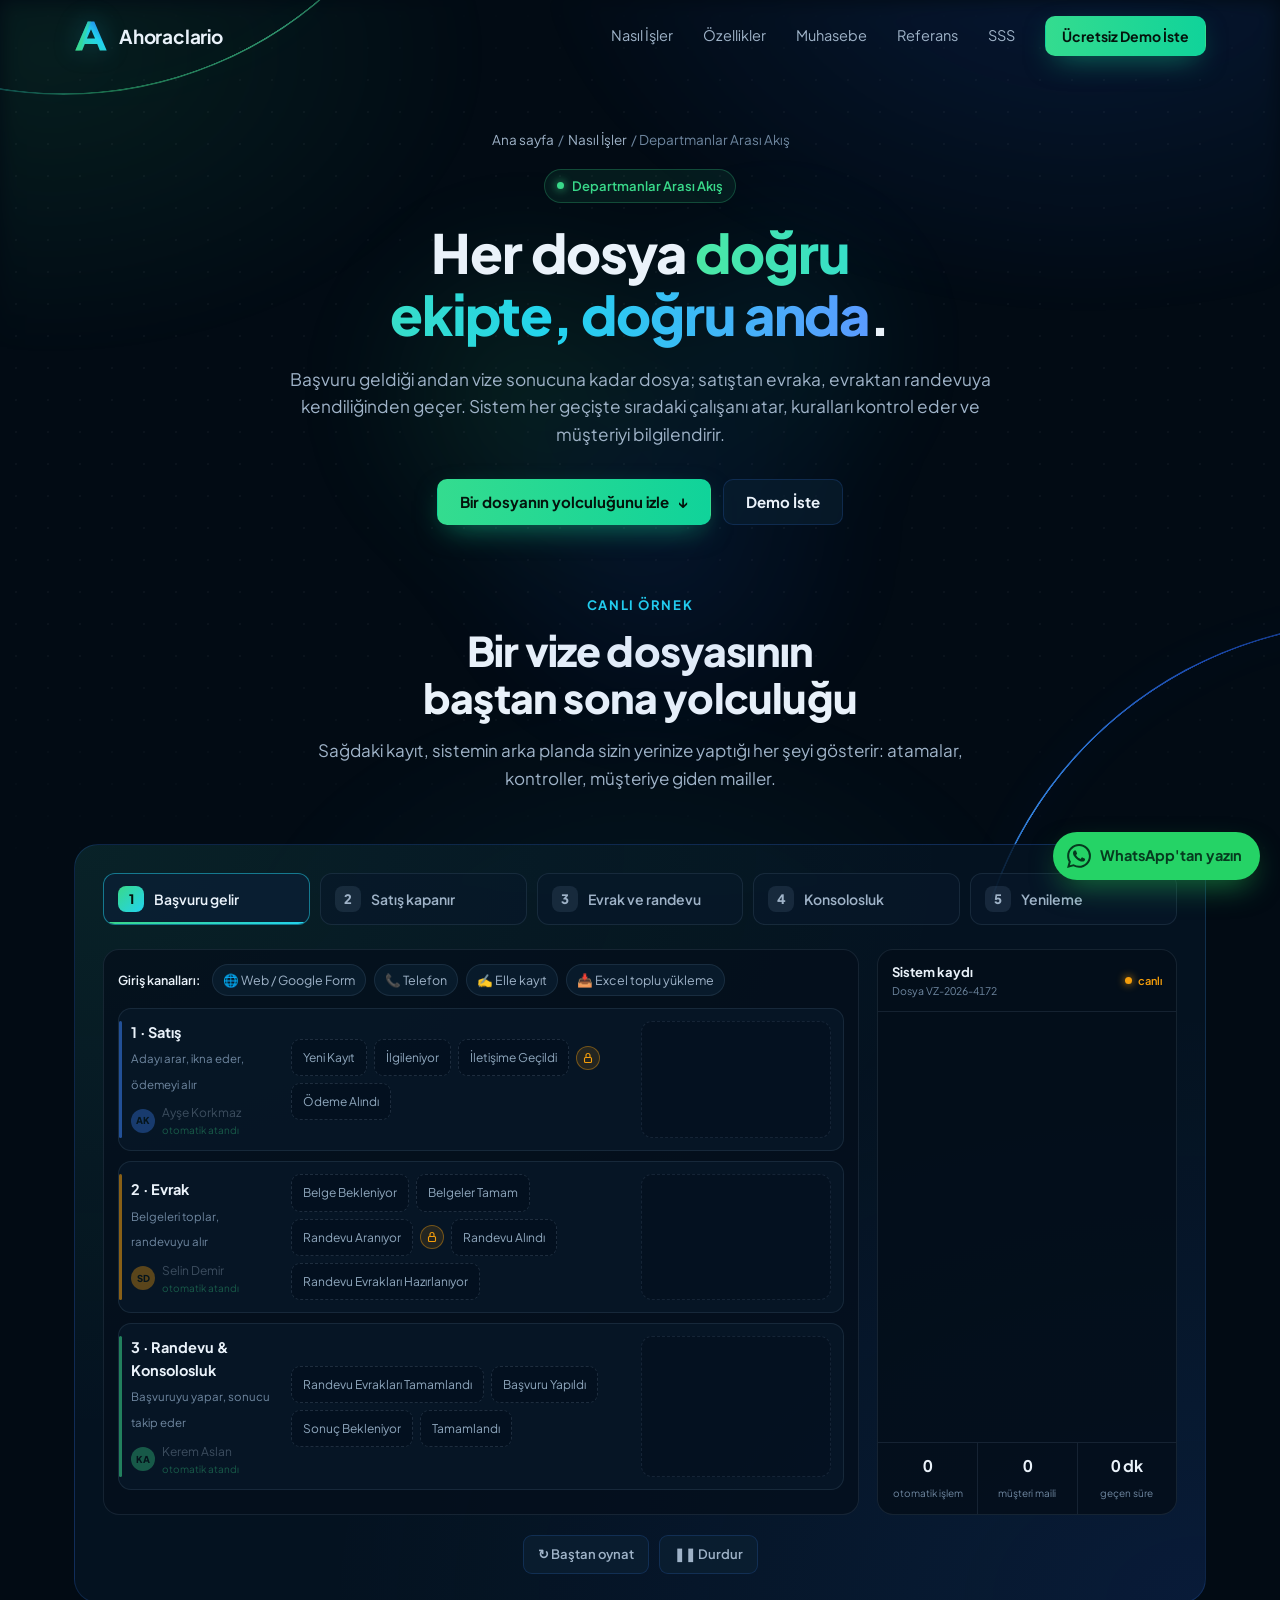
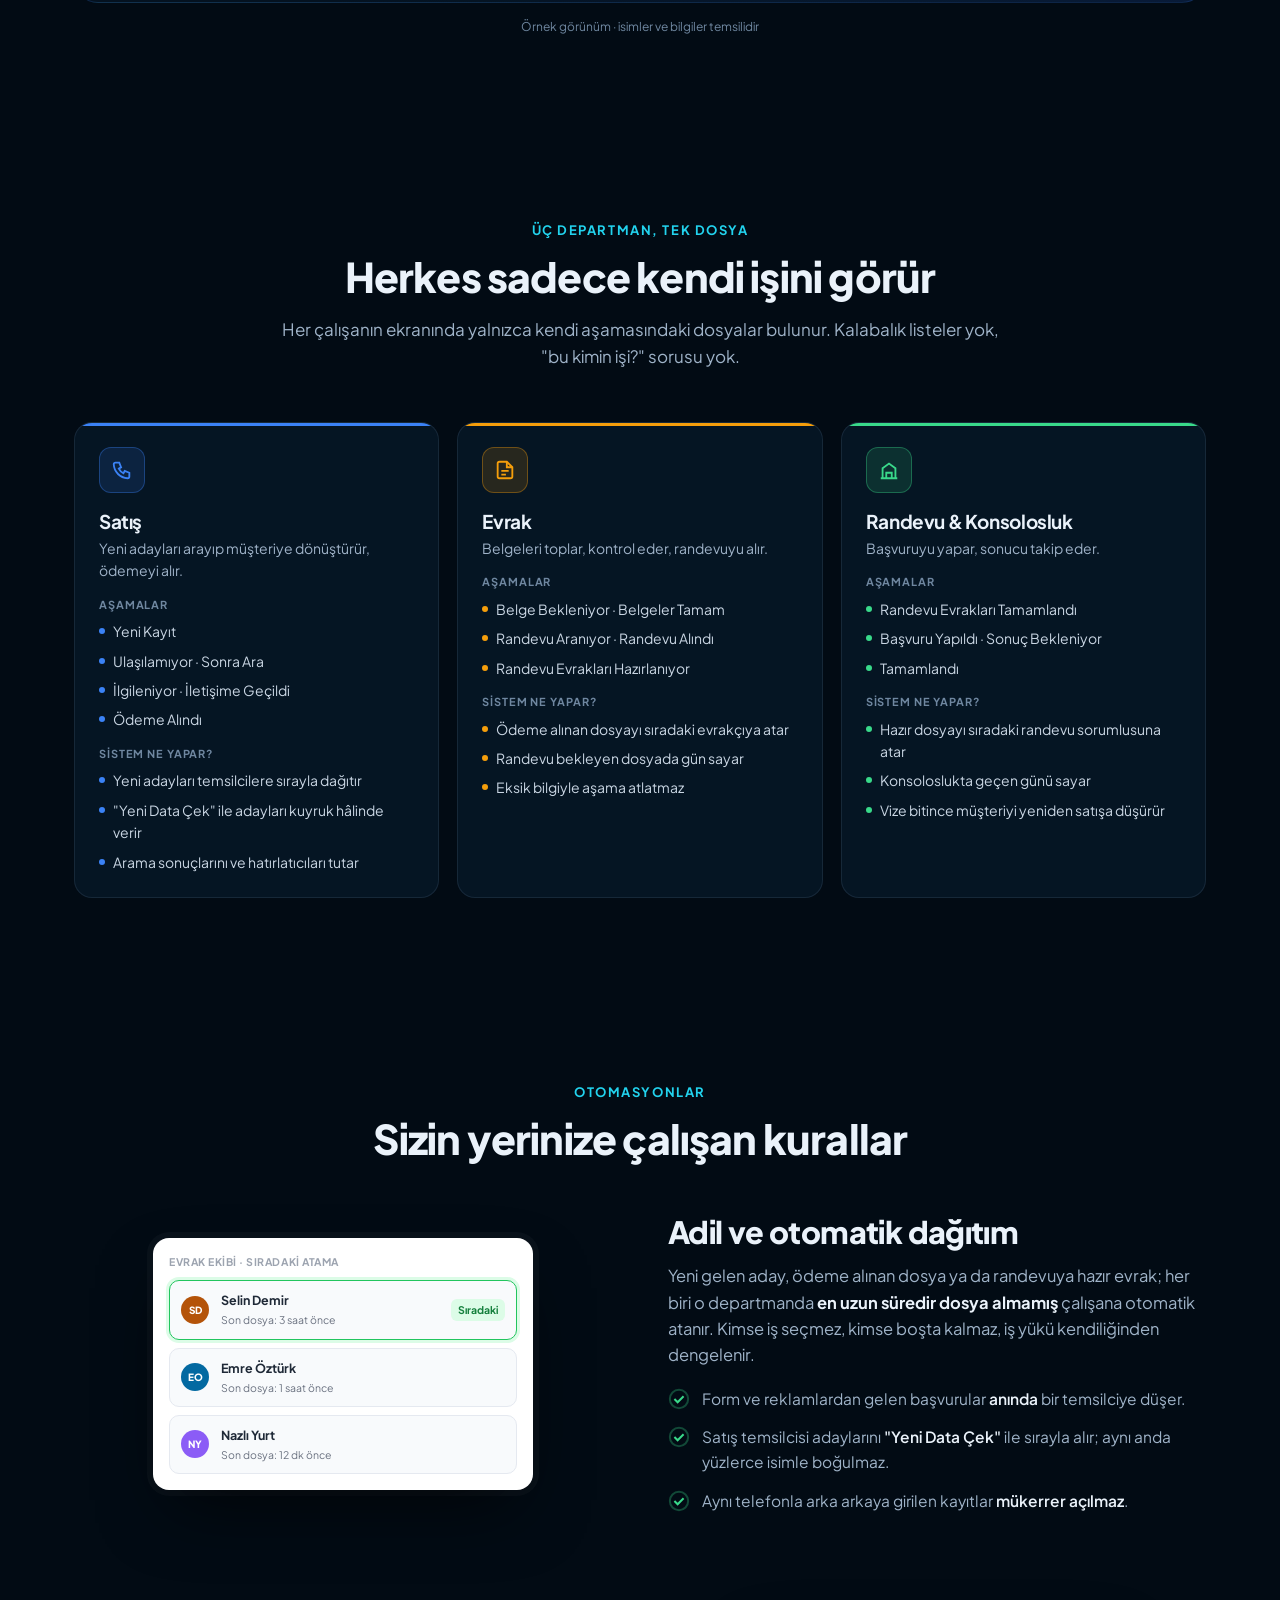
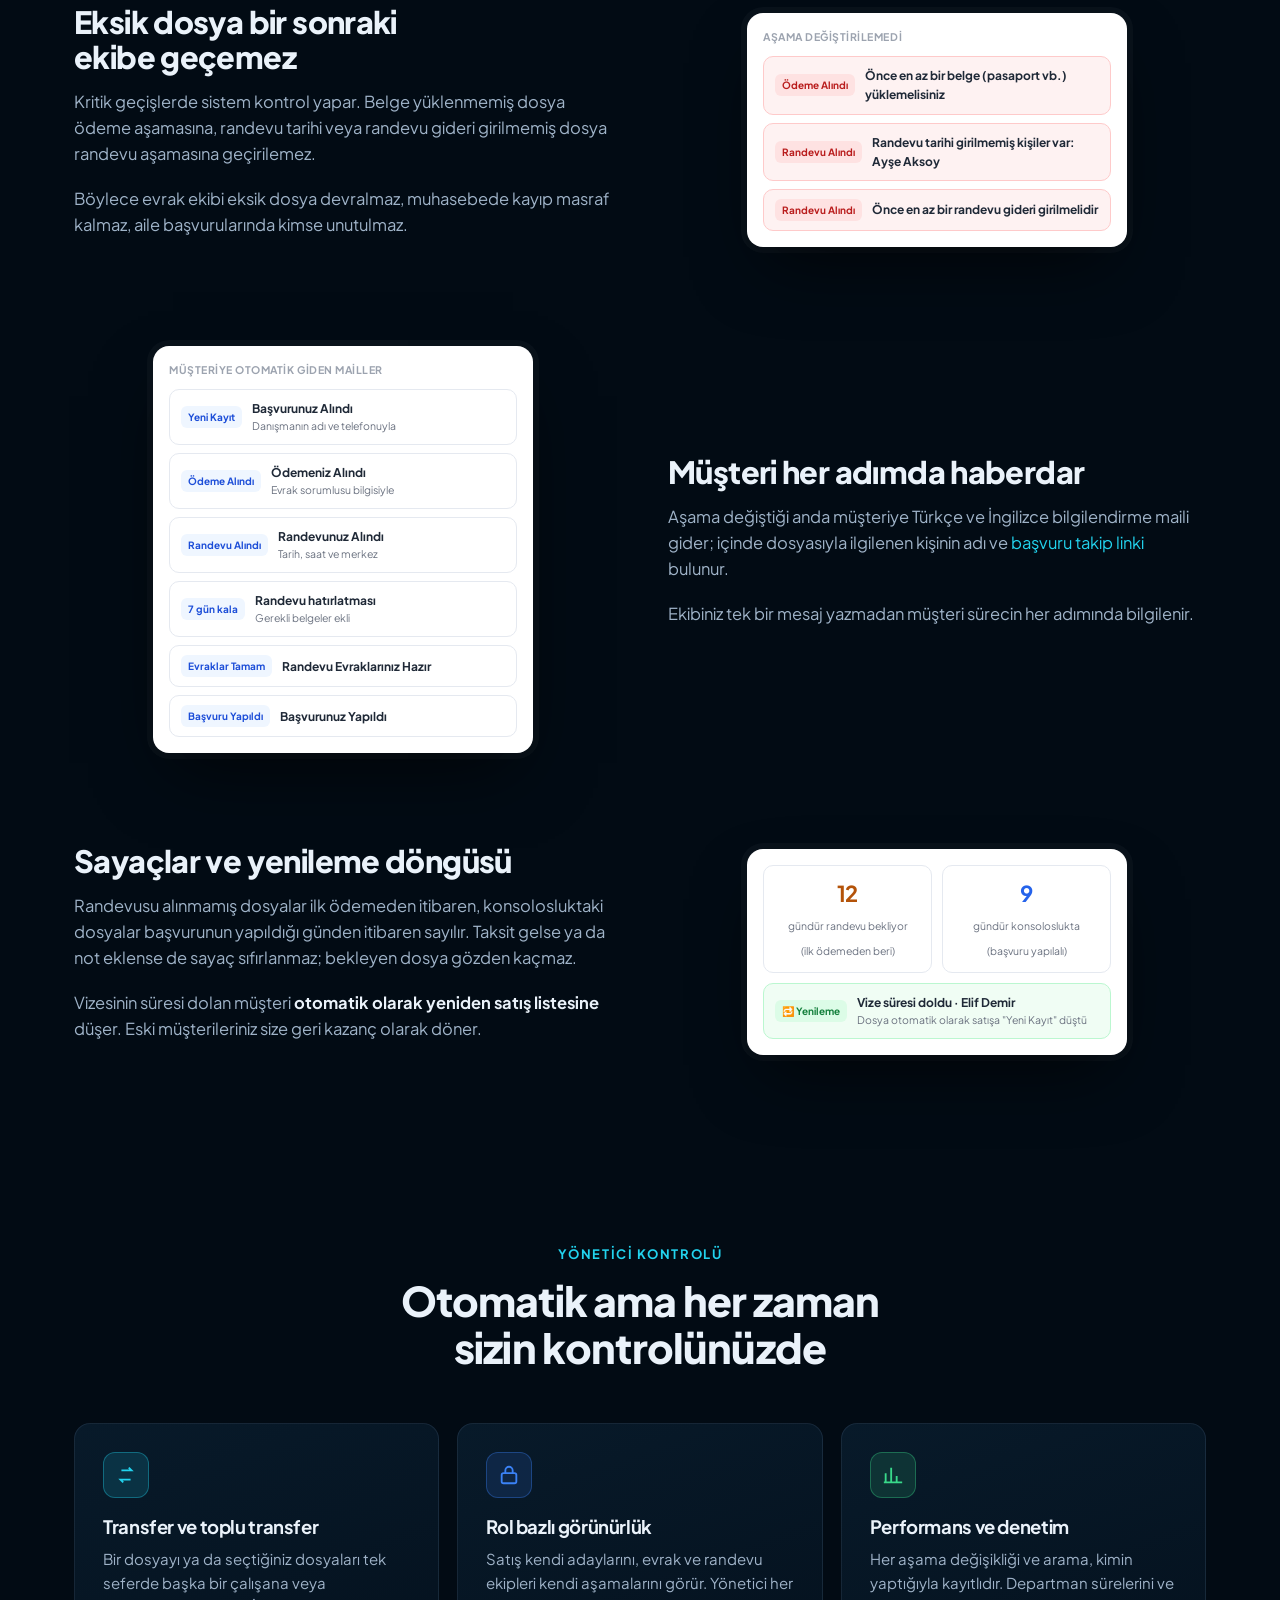
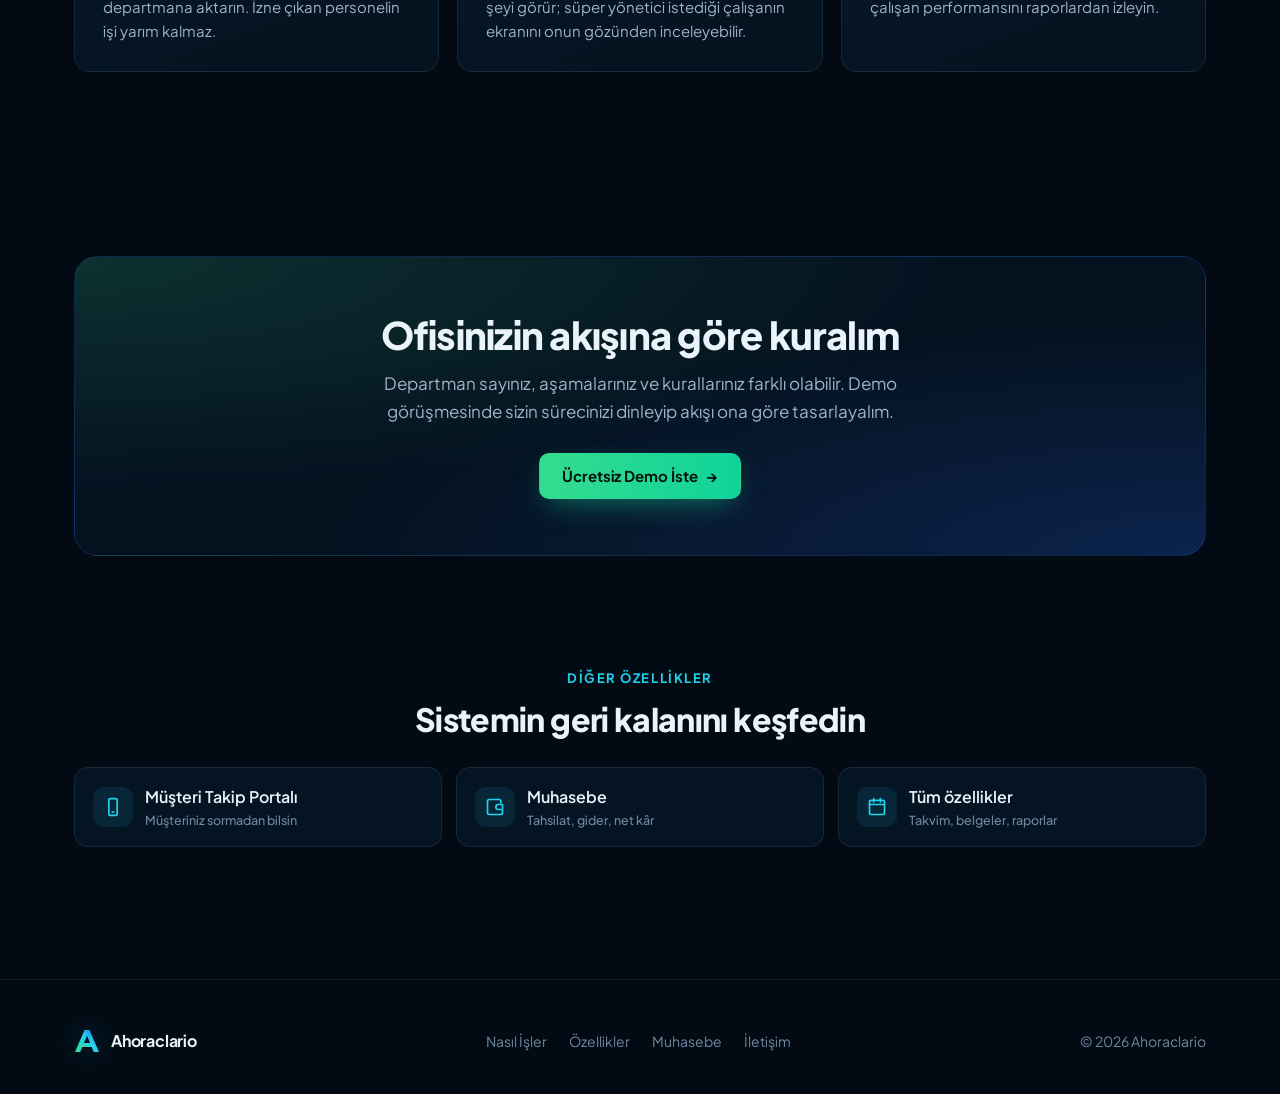
<file: is-akisi.html>
<!DOCTYPE html>
<html lang="tr">
<head>
<meta charset="UTF-8">
<meta name="viewport" content="width=device-width, initial-scale=1">
<title>Departmanlar Arası Akış — Vize Ofisi İş Akışı | Ahoraclario</title>
<meta name="description" content="Vize ofisleri için otomatik iş akışı: başvurular satış, evrak ve randevu ekipleri arasında kendiliğinden geçer. Adil otomatik dağıtım, eksik dosyayı durduran kontroller, müşteriye otomatik mailler, konsolosluk sayacı ve vize yenileme döngüsü.">
<link rel="canonical" href="https://ahoraclario.github.io/is-akisi.html">
<meta name="theme-color" content="#020B14">
<meta property="og:type" content="website">
<meta property="og:title" content="Departmanlar Arası Akış — Ahoraclario">
<meta property="og:description" content="Her vize dosyası doğru ekipte, doğru anda: satış, evrak, randevu otomatik akış.">
<meta property="og:url" content="https://ahoraclario.github.io/is-akisi.html">
<meta property="og:locale" content="tr_TR">
<meta property="og:site_name" content="Ahoraclario">
<meta property="og:image" content="https://ahoraclario.github.io/og-image.jpg">
<meta property="og:image:width" content="1200">
<meta property="og:image:height" content="630">
<meta property="og:image:alt" content="Ahoraclario: vize operasyonunuza özel CRM">
<meta name="twitter:card" content="summary_large_image">
<meta name="twitter:title" content="Departmanlar Arası Akış — Ahoraclario">
<meta name="twitter:description" content="Her vize dosyası doğru ekipte, doğru anda: satış, evrak, randevu otomatik akış.">
<meta name="twitter:image" content="https://ahoraclario.github.io/og-image.jpg">
<link rel="icon" href="data:image/svg+xml,%3Csvg xmlns='http://www.w3.org/2000/svg' viewBox='0 0 52 52'%3E%3Cdefs%3E%3ClinearGradient id='g' x1='0' y1='1' x2='1' y2='0'%3E%3Cstop offset='0' stop-color='%2339D98A'/%3E%3Cstop offset='.55' stop-color='%2322D3EE'/%3E%3Cstop offset='1' stop-color='%232563EB'/%3E%3C/linearGradient%3E%3C/defs%3E%3Cpath d='M21 4h10l19 44H39.5l-4-9.8H16.5l-4 9.8H2L21 4Zm5 11.5L19.8 30h12.4L26 15.5Z' fill='url(%23g)'/%3E%3C/svg%3E">
<script>
/* Windows bayrak emojilerini göstermez ("GR" yazar); gerekiyorsa bayrak fontu yüklenir.
   country-flag-emoji-polyfill (MIT, TalkJS) temel alınmıştır. */
(()=>{const f='"Twemoji Mozilla","Apple Color Emoji","Segoe UI Emoji","Segoe UI Symbol","Noto Color Emoji",sans-serif';
const t=e=>{const c=document.createElement('canvas');c.width=c.height=1;const x=c.getContext('2d',{willReadFrequently:true});x.textBaseline='top';x.font='100px '+f;x.scale(.01,.01);
const p=k=>{x.clearRect(0,0,100,100);x.fillStyle=k;x.fillText(e,0,0);return x.getImageData(0,0,1,1).data.join(',')};const w=p('#fff'),b=p('#000');return b===w&&!b.startsWith('0,0,0,')};
try{if(t('\u{1F60A}')&&!t('\u{1F1E8}\u{1F1ED}')){const s=document.createElement('style');s.textContent="@font-face{font-family:'Twemoji Country Flags';unicode-range:U+1F1E6-1F1FF,U+1F3F4,U+E0062-E0063,U+E0065,U+E0067,U+E006C,U+E006E,U+E0073-E0074,U+E0077,U+E007F;src:url('https://cdn.jsdelivr.net/npm/country-flag-emoji-polyfill@0.1.10/dist/TwemojiCountryFlags.woff2') format('woff2');font-display:swap}";document.head.appendChild(s)}}catch(e){}})();
</script>
<link rel="preconnect" href="https://fonts.googleapis.com">
<link rel="preconnect" href="https://fonts.gstatic.com" crossorigin>
<link href="https://fonts.googleapis.com/css2?family=Plus+Jakarta+Sans:wght@400;500;600;700;800&display=swap" rel="stylesheet">
<link rel="stylesheet" href="site.css?v=20260930d">
<style>
/* İş akışı sayfasına özel */
.demo-steps.d5{grid-template-columns:repeat(5,1fr)}
.fb-wrap{display:grid;grid-template-columns:1fr 300px;gap:18px;align-items:stretch}
.fboard{position:relative;border-radius:16px;border:1px solid var(--border2);background:rgba(4,15,27,.75);padding:14px;overflow:hidden}
.src{display:flex;align-items:center;gap:8px;flex-wrap:wrap;margin-bottom:12px;font-size:12.5px;color:var(--muted)}
.src b{color:var(--text);font-weight:600;margin-right:4px}
.src span{padding:5px 10px;border-radius:999px;border:1px solid var(--border2);background:rgba(11,32,51,.7);transition:border-color .3s,background .3s,color .3s}
.src span.on{border-color:rgba(57,217,138,.6);color:var(--text);background:rgba(57,217,138,.1)}
/* Departman şeritleri: başlık | aşamalar | dosya yuvası */
.lane2{position:relative;display:grid;grid-template-columns:148px 1fr 190px;gap:12px;align-items:center;padding:12px;border-radius:13px;border:1px solid var(--border2);background:rgba(8,25,42,.7);margin-bottom:10px;transition:border-color .5s,box-shadow .5s,background .5s}
.lane2::before{content:'';position:absolute;left:0;top:12px;bottom:12px;width:3px;border-radius:3px;background:var(--lc);opacity:.55;transition:opacity .5s}
.lane2.act{border-color:color-mix(in srgb,var(--lc) 50%,transparent);background:color-mix(in srgb,var(--lc) 5%,rgba(8,25,42,.8));box-shadow:0 0 0 1px color-mix(in srgb,var(--lc) 20%,transparent),0 14px 40px -16px color-mix(in srgb,var(--lc) 45%,transparent)}
.lane2.act::before{opacity:1}
.ln-h b{display:block;font-size:14.5px}
.ln-h small{color:var(--faint);font-size:11.5px}
.ln-rep{display:flex;align-items:center;gap:7px;margin-top:8px;font-size:12px;color:var(--muted);opacity:.35;transition:opacity .5s}
.ln-rep.on{opacity:1}
.ln-rep i{width:24px;height:24px;border-radius:50%;display:grid;place-items:center;font-style:normal;font-size:9.5px;font-weight:800;color:#04140C;background:var(--lc)}
.ln-rep em{font-style:normal;font-size:10px;color:var(--green);display:block}
.chips2{display:flex;flex-wrap:wrap;gap:7px;align-items:center}
.chip2{position:relative;display:inline-flex;align-items:center;font-size:12px;color:#8FA7BD;padding:8px 11px;border-radius:9px;border:1px dashed rgba(148,178,210,.18);background:rgba(2,11,20,.35);transition:color .4s,border-color .4s,background .4s,box-shadow .4s;white-space:nowrap}
.chip2.done{color:#B7C9DA;border-style:solid;border-color:rgba(148,178,210,.16)}
.chip2.done::after{content:'';width:9px;height:5px;margin:-3px 0 0 8px;border:solid var(--green);border-width:0 0 2px 2px;transform:rotate(-45deg)}
.chip2.cur{color:#fff;border-style:solid;border-color:color-mix(in srgb,var(--lc) 75%,transparent);background:color-mix(in srgb,var(--lc) 20%,transparent);box-shadow:0 0 0 3px color-mix(in srgb,var(--lc) 14%,transparent)}
.chip2.cur::before{content:'';width:7px;height:7px;border-radius:50%;margin-right:8px;background:var(--lc);animation:curPulse 1.6s ease-out infinite}
@keyframes curPulse{0%{box-shadow:0 0 0 0 color-mix(in srgb,var(--lc) 70%,transparent)}100%{box-shadow:0 0 0 7px transparent}}
.gate{display:inline-grid;place-items:center;width:24px;height:24px;border-radius:50%;background:rgba(245,158,11,.12);color:#F59E0B;border:1px solid rgba(245,158,11,.4);transition:background .3s,color .3s,border-color .3s;flex-shrink:0}
.gate svg,.ev i svg{width:12px;height:12px;fill:none;stroke:currentColor;stroke-width:2.2;stroke-linecap:round;stroke-linejoin:round}
.gate.ok{background:rgba(57,217,138,.14);color:var(--green);border-color:rgba(57,217,138,.5)}
.gate.bad{background:rgba(248,113,113,.14);color:#F87171;border-color:rgba(248,113,113,.5);animation:shake .4s}
@keyframes shake{25%{transform:translateX(-3px)}75%{transform:translateX(3px)}}
.slot{align-self:stretch;min-height:88px;border-radius:11px;border:1px dashed rgba(148,178,210,.12);background:rgba(2,11,20,.25)}
/* Müşteri dosyası kartı: şeritler arasında yuvaya oturur, aşamaları kapatmaz */
.ticket{position:absolute;z-index:4;left:0;top:0;padding:10px 12px 11px;border-radius:11px;background:#fff;color:#111827;box-shadow:0 10px 26px rgba(0,0,0,.45),0 0 0 2px var(--tc,#22D3EE);font-size:11px;transition:top .75s cubic-bezier(.65,0,.35,1),left .75s cubic-bezier(.65,0,.35,1),width .3s,box-shadow .45s,transform .45s,opacity .4s;pointer-events:none}
.ticket.moving{transform:scale(1.035);box-shadow:0 22px 44px rgba(0,0,0,.55),0 0 0 2px var(--tc,#22D3EE)}
.ticket b{display:flex;align-items:center;gap:6px;font-size:12.5px}
.ticket .meta{display:block;color:#6B7280;font-size:10px;line-height:1.45;margin-top:1px}
.ticket .tst{display:inline-flex;align-items:center;gap:5px;margin-top:6px;font-size:10px;font-weight:700;line-height:1.3;padding:3px 7px;border-radius:6px;background:color-mix(in srgb,var(--tc) 13%,#fff);color:color-mix(in srgb,var(--tc) 70%,#0B1220)}
.ticket .tst::before{content:'';width:6px;height:6px;border-radius:50%;background:var(--tc);flex-shrink:0}
.ticket .tst.bump{animation:pillIn .4s cubic-bezier(.2,.8,.2,1)}
@keyframes pillIn{from{opacity:0;transform:translateY(4px)}}
.ticket .prog{height:3px;border-radius:3px;background:#EEF2F6;margin-top:8px;overflow:hidden}
.ticket .prog i{display:block;height:100%;width:0;border-radius:3px;background:var(--tc);transition:width .6s ease,background .45s}
.ticket .renew{display:none;font-size:9.5px;font-weight:700;padding:1px 6px;border-radius:5px;background:#DCFCE7;color:#15803D}
.ticket.renewing .renew{display:inline-block}
.gatepop{position:absolute;z-index:5;min-width:224px;padding:10px 12px;border-radius:11px;background:#0B2236;border:1px solid var(--border);box-shadow:0 18px 40px rgba(0,0,0,.5);font-size:12px;opacity:0;transform:translateY(6px);transition:opacity .3s,transform .3s;pointer-events:none}
.gatepop.show{opacity:1;transform:none}
.gatepop h6{margin:0 0 6px;font-size:11.5px;font-weight:700;color:var(--text)}
.gatepop h6.no{color:#F87171}.gatepop h6.yes{color:var(--green)}
.gatepop div{display:flex;gap:8px;align-items:center;margin-top:5px;color:#C9D6E3}
.gatepop div i{width:14px;height:14px;border-radius:50%;flex-shrink:0;display:grid;place-items:center;font-style:normal;font-size:9px;font-weight:800;color:#04140C;background:var(--green)}
.gatepop div i.x{background:#F87171;color:#2A0A0A}
/* Sistem kaydı */
.log{border-radius:16px;border:1px solid var(--border2);background:rgba(4,15,27,.85);display:flex;flex-direction:column;overflow:hidden}
.log-h{display:flex;justify-content:space-between;align-items:center;gap:10px;padding:12px 14px;border-bottom:1px solid var(--border2)}
.log-h b{display:block;font-size:13px}
.log-h small{display:block;font-size:10.5px;color:var(--faint);font-variant-numeric:tabular-nums}
.live{display:flex;align-items:center;gap:6px;font-size:11px;color:var(--green);font-weight:600;white-space:nowrap}
.live::before{content:'';width:7px;height:7px;border-radius:50%;background:currentColor;box-shadow:0 0 8px currentColor;animation:blink2 1.4s infinite}
.demo.is-paused .live{color:#F59E0B}
@keyframes blink2{50%{opacity:.3}}
.log-list{flex:1 1 0;min-height:0;overflow:hidden;padding:10px 12px;display:flex;flex-direction:column;gap:3px;justify-content:flex-end;-webkit-mask-image:linear-gradient(to bottom,transparent,#000 70px);mask-image:linear-gradient(to bottom,transparent,#000 70px)}
.ev{display:grid;grid-template-columns:24px 1fr auto;gap:9px;align-items:start;padding:6px 7px;border-radius:9px;font-size:12px;line-height:1.35;color:#C9D6E3;animation:evIn .45s cubic-bezier(.2,.8,.2,1) both,evNew 1.8s ease-out}
.ev.ff{animation:none}
@keyframes evIn{from{opacity:0;transform:translateY(8px)}}
@keyframes evNew{0%,30%{background:rgba(148,178,210,.08)}100%{background:transparent}}
.ev i{width:24px;height:24px;border-radius:7px;display:grid;place-items:center;font-style:normal;color:#9FB3C8;background:rgba(148,178,210,.1)}
.ev.auto i{color:var(--green);background:rgba(57,217,138,.13)}
.ev.ml i{color:#60A5FA;background:rgba(59,130,246,.15)}
.ev.rule i{color:#F59E0B;background:rgba(245,158,11,.14)}
.ev.bad i{color:#F87171;background:rgba(248,113,113,.15)}
.ev b{color:var(--text);font-weight:600}
.ev small{display:flex;flex-wrap:wrap;align-items:center;gap:5px;margin-top:2px;color:var(--faint);font-size:10.5px}
.ev em{font-style:normal;font-size:9.5px;font-weight:700;padding:1px 5px;border-radius:4px;color:#B7C9DA;background:rgba(148,178,210,.12)}
.ev em.sys{color:var(--green);background:rgba(57,217,138,.1)}
.ev time{font-size:10.5px;color:var(--faint);font-variant-numeric:tabular-nums;padding-top:1px}
.ev-day{display:flex;align-items:center;gap:8px;margin:6px 2px 3px;font-size:10px;font-weight:700;color:var(--faint);animation:evIn .45s both}
.ev-day::after{content:'';flex:1;height:1px;background:var(--border2)}
.ev-day.ff{animation:none}
.log-f{display:grid;grid-template-columns:repeat(3,1fr);border-top:1px solid var(--border2)}
.log-f div{padding:10px 8px;text-align:center}
.log-f div+div{border-left:1px solid var(--border2)}
.log-f b{display:block;font-size:16px;font-variant-numeric:tabular-nums;letter-spacing:-.01em}
.log-f small{color:var(--faint);font-size:10px}
/* Durdur: tüm CSS animasyonları da olduğu yerde donar */
.demo.is-paused *,.demo.is-paused *::before,.demo.is-paused *::after{animation-play-state:paused!important}
/* Adıma atlarken önceki adımlar anında uygulanır */
.demo.instant *,.demo.instant *::before,.demo.instant *::after{transition:none!important}
.demo-ctrl button[aria-pressed="true"]{color:var(--text);border-color:rgba(245,158,11,.55)}

/* Alt bölümler */
.dept{display:grid;grid-template-columns:repeat(3,1fr);gap:18px}
.dcard{border-radius:18px;padding:24px;background:rgba(8,25,42,.72);border:1px solid var(--border2);position:relative;overflow:hidden}
.dcard::before{content:'';position:absolute;inset:0 0 auto 0;height:3px;background:var(--lc)}
.dcard h3{font-size:19px;margin:10px 0 4px}
.dcard .role{color:var(--muted);font-size:14px;margin-bottom:14px}
.dcard h5{margin:14px 0 7px;font-size:11px;letter-spacing:.08em;text-transform:uppercase;color:var(--faint)}
.dcard ul{list-style:none;padding:0;margin:0;display:grid;gap:7px}
.dcard li{display:flex;gap:8px;font-size:14px;color:#C9D6E3}
.dcard li::before{content:'';width:6px;height:6px;border-radius:50%;background:var(--lc);margin-top:8px;flex-shrink:0}
.rr{display:grid;gap:8px}
.rr-row{display:grid;grid-template-columns:30px 1fr auto;gap:10px;align-items:center;padding:9px 11px;border-radius:10px;background:#F8FAFC;border:1px solid #E5E9F0;font-size:12px;transition:all .4s}
.rr-row i{width:28px;height:28px;border-radius:50%;display:grid;place-items:center;font-style:normal;color:#fff;font-weight:800;font-size:10px}
.rr-row b{display:block;font-size:12.5px}.rr-row small{color:#6B7280;font-size:10.5px}
.rr-row em{font-style:normal;font-size:10.5px;font-weight:700;padding:3px 7px;border-radius:6px;background:#DCFCE7;color:#15803D}
.rr-row.next{border-color:#22C55E;box-shadow:0 0 0 3px #DCFCE7}
.mailtl{display:grid;gap:8px}
.mt{display:grid;grid-template-columns:auto 1fr;gap:10px;align-items:center;padding:9px 11px;border-radius:10px;border:1px solid #E5E9F0;font-size:12px}
.mt i{font-style:normal;font-size:10px;font-weight:700;padding:3px 7px;border-radius:6px;background:#EFF6FF;color:#1D4ED8;white-space:nowrap}
.mt b{font-size:12px}.mt small{display:block;color:#6B7280;font-size:10.5px}
.counter{display:flex;gap:10px}
.counter div{flex:1;border-radius:10px;padding:10px;border:1px solid #E5E9F0;text-align:center}
.counter b{display:block;font-size:22px;letter-spacing:-.02em}
.counter small{color:#6B7280;font-size:10.5px}
@media (max-width:1100px){ .fb-wrap{grid-template-columns:1fr} .log-list{flex:none;height:300px} }
@media (max-width:980px){ .demo-steps.d5{grid-template-columns:repeat(3,1fr)} .dept{grid-template-columns:1fr} }
@media (max-width:760px){
  .demo-steps.d5{grid-template-columns:1fr 1fr}
  .lane2{grid-template-columns:1fr;gap:8px}
  .chip2{font-size:11px;padding:7px 9px}
  .slot{min-height:108px}
  .gatepop{min-width:190px;font-size:11px}
}
</style>
<script type="application/ld+json">
{"@context": "https://schema.org", "@type": "BreadcrumbList", "itemListElement": [{"@type": "ListItem", "position": 1, "name": "Ana sayfa", "item": "https://ahoraclario.github.io/"}, {"@type": "ListItem", "position": 2, "name": "Departmanlar Arası Akış", "item": "https://ahoraclario.github.io/is-akisi.html"}]}
</script>
</head>
<body>

<div class="bg" aria-hidden="true">
  <div class="bg-glow"></div><div class="bg-grid"></div>
  <div class="arc arc-tl"><i></i></div><div class="arc arc-br"><i></i></div>
</div>

<header class="nav" id="nav">
  <div class="wrap">
    <a href="index.html" class="brand" aria-label="Ahoraclario ana sayfa">
      <svg viewBox="0 0 52 52" aria-hidden="true"><defs><linearGradient id="bA" x1="0" y1="1" x2="1" y2="0"><stop offset="0" stop-color="#39D98A"/><stop offset=".55" stop-color="#22D3EE"/><stop offset="1" stop-color="#2563EB"/></linearGradient></defs><path d="M21 4h10l19 44H39.5l-4-9.8H16.5l-4 9.8H2L21 4Zm5 11.5L19.8 30h12.4L26 15.5Z" fill="url(#bA)"/><path d="M2 48 21 4h5L8.5 48Z" fill="#39D98A" opacity=".55"/></svg>
      Ahoraclario
    </a>
    <nav class="nav-links" id="navLinks" aria-label="Ana menü">
      <a href="index.html#akis">Nasıl İşler</a>
      <a href="index.html#ozellikler">Özellikler</a>
      <a href="index.html#muhasebe">Muhasebe</a>
      <a href="index.html#referans">Referans</a>
      <a href="index.html#sss">SSS</a>
      <a href="index.html#iletisim" class="btn btn-primary btn-sm">Ücretsiz Demo İste</a>
    </nav>
    <button class="menu-btn" id="menuBtn" aria-label="Menüyü aç" aria-expanded="false" aria-controls="navLinks">
      <svg width="20" height="20" viewBox="0 0 24 24" fill="none" stroke="currentColor" stroke-width="2"><path d="M4 7h16M4 12h16M4 17h16"/></svg>
    </button>
  </div>
</header>

<main>
<section class="page-hero" aria-labelledby="h-hero">
  <div class="wrap">
    <div class="crumb"><a href="index.html">Ana sayfa</a> / <a href="index.html#akis">Nasıl İşler</a> / Departmanlar Arası Akış</div>
    <span class="eyebrow"><span class="dot"></span>Departmanlar Arası Akış</span>
    <h1 id="h-hero">Her dosya <span class="grad">doğru ekipte, doğru anda</span>.</h1>
    <p class="lead">Başvuru geldiği andan vize sonucuna kadar dosya; satıştan evraka, evraktan randevuya kendiliğinden geçer. Sistem her geçişte sıradaki çalışanı atar, kuralları kontrol eder ve müşteriyi bilgilendirir.</p>
    <div class="hero-ctas">
      <a href="#canli" class="btn btn-primary">Bir dosyanın yolculuğunu izle <span aria-hidden="true">↓</span></a>
      <a href="index.html#iletisim" class="btn btn-ghost">Demo İste</a>
    </div>
  </div>
</section>

<section id="canli" style="padding-top:40px" aria-labelledby="h-demo">
  <div class="wrap">
    <div class="sec-head reveal">
      <div class="kicker">Canlı örnek</div>
      <h2 id="h-demo">Bir vize dosyasının baştan sona yolculuğu</h2>
      <p>Sağdaki kayıt, sistemin arka planda sizin yerinize yaptığı her şeyi gösterir: atamalar, kontroller, müşteriye giden mailler.</p>
    </div>

    <div class="demo reveal" id="demo">
      <div class="demo-steps d5" role="tablist" aria-label="Demo adımları">
        <button class="dstep" data-s="0" role="tab"><span class="n">1</span>Başvuru gelir<span class="bar"></span></button>
        <button class="dstep" data-s="1" role="tab"><span class="n">2</span>Satış kapanır<span class="bar"></span></button>
        <button class="dstep" data-s="2" role="tab"><span class="n">3</span>Evrak ve randevu<span class="bar"></span></button>
        <button class="dstep" data-s="3" role="tab"><span class="n">4</span>Konsolosluk<span class="bar"></span></button>
        <button class="dstep" data-s="4" role="tab"><span class="n">5</span>Yenileme<span class="bar"></span></button>
      </div>

      <div class="fb-wrap">
        <div class="fboard" id="board" aria-label="Departman akış panosu (örnek)">
          <div class="src"><b>Giriş kanalları:</b><span id="srcForm">🌐 Web / Google Form</span><span>📞 Telefon</span><span>✍️ Elle kayıt</span><span>📥 Excel toplu yükleme</span></div>

          <div class="lane2" id="L0" style="--lc:#3B82F6">
            <div class="ln-h"><b>1 · Satış</b><small>Adayı arar, ikna eder, ödemeyi alır</small>
              <div class="ln-rep" id="R0"><i>AK</i><div>Ayşe Korkmaz<em>otomatik atandı</em></div></div></div>
            <div class="chips2"><span class="chip2" id="c-yeni">Yeni Kayıt</span><span class="chip2" id="c-ilg">İlgileniyor</span><span class="chip2" id="c-ilet">İletişime Geçildi</span><span class="gate" id="g1" title="Kontrol"></span><span class="chip2" id="c-odeme">Ödeme Alındı</span></div>
            <div class="slot" id="S0" aria-hidden="true"></div>
          </div>
          <div class="lane2" id="L1" style="--lc:#F59E0B">
            <div class="ln-h"><b>2 · Evrak</b><small>Belgeleri toplar, randevuyu alır</small>
              <div class="ln-rep" id="R1"><i>SD</i><div>Selin Demir<em>otomatik atandı</em></div></div></div>
            <div class="chips2"><span class="chip2" id="c-belgeb">Belge Bekleniyor</span><span class="chip2" id="c-belget">Belgeler Tamam</span><span class="chip2" id="c-randar">Randevu Aranıyor</span><span class="gate" id="g2" title="Kontrol"></span><span class="chip2" id="c-randal">Randevu Alındı</span><span class="chip2" id="c-randhaz">Randevu Evrakları Hazırlanıyor</span></div>
            <div class="slot" id="S1" aria-hidden="true"></div>
          </div>
          <div class="lane2" id="L2" style="--lc:#39D98A">
            <div class="ln-h"><b>3 · Randevu & Konsolosluk</b><small>Başvuruyu yapar, sonucu takip eder</small>
              <div class="ln-rep" id="R2"><i>KA</i><div>Kerem Aslan<em>otomatik atandı</em></div></div></div>
            <div class="chips2"><span class="chip2" id="c-randtam">Randevu Evrakları Tamamlandı</span><span class="chip2" id="c-basv">Başvuru Yapıldı</span><span class="chip2" id="c-sonuc">Sonuç Bekleniyor</span><span class="chip2" id="c-tamam">Tamamlandı</span></div>
            <div class="slot" id="S2" aria-hidden="true"></div>
          </div>

          <div class="ticket" id="ticket" style="opacity:0"><b>Elif Demir <span class="renew">Yenileme</span></b><span class="meta">VZ-2026-4172<br>🇬🇷 Yunanistan · 2 kişi</span><span class="tst" id="tst">Yeni Kayıt</span><div class="prog"><i id="tprog"></i></div></div>
          <div class="gatepop" id="gp"></div>
        </div>

        <div class="log" aria-label="Sistem kaydı (örnek)">
          <div class="log-h"><div><b>Sistem kaydı</b><small>Dosya VZ-2026-4172</small></div><span class="live" id="liveTag">canlı</span></div>
          <div class="log-list" id="log" aria-live="polite"></div>
          <div class="log-f"><div><b id="stAuto">0</b><small>otomatik işlem</small></div><div><b id="stMail">0</b><small>müşteri maili</small></div><div><b id="stTime">0 dk</b><small>geçen süre</small></div></div>
        </div>
      </div>

      <div class="demo-ctrl"><button id="replay" type="button">↻ Baştan oynat</button><button id="pause" type="button" aria-pressed="false">❚❚ Durdur</button></div>
    </div>
    <p class="demo-note" style="text-align:center;margin-top:14px">Örnek görünüm · isimler ve bilgiler temsilidir</p>
  </div>
</section>

<section aria-labelledby="h-dept">
  <div class="wrap">
    <div class="sec-head reveal">
      <div class="kicker">Üç departman, tek dosya</div>
      <h2 id="h-dept">Herkes sadece kendi işini görür</h2>
      <p>Her çalışanın ekranında yalnızca kendi aşamasındaki dosyalar bulunur. Kalabalık listeler yok, "bu kimin işi?" sorusu yok.</p>
    </div>
    <div class="dept">
      <div class="dcard reveal" style="--lc:#3B82F6">
        <div class="ficon" style="--c:#3B82F6"><svg viewBox="0 0 24 24" fill="none" stroke="currentColor" stroke-width="2"><path d="M5 4h4l2 5-2.5 1.5a11 11 0 0 0 5 5L15 13l5 2v4a2 2 0 0 1-2 2A16 16 0 0 1 3 6a2 2 0 0 1 2-2"/></svg></div>
        <h3>Satış</h3><p class="role">Yeni adayları arayıp müşteriye dönüştürür, ödemeyi alır.</p>
        <h5>Aşamalar</h5><ul><li>Yeni Kayıt</li><li>Ulaşılamıyor · Sonra Ara</li><li>İlgileniyor · İletişime Geçildi</li><li>Ödeme Alındı</li></ul>
        <h5>Sistem ne yapar?</h5><ul><li>Yeni adayları temsilcilere sırayla dağıtır</li><li>"Yeni Data Çek" ile adayları kuyruk hâlinde verir</li><li>Arama sonuçlarını ve hatırlatıcıları tutar</li></ul>
      </div>
      <div class="dcard reveal" style="--lc:#F59E0B">
        <div class="ficon" style="--c:#F59E0B"><svg viewBox="0 0 24 24" fill="none" stroke="currentColor" stroke-width="2"><path d="M14 3H6a2 2 0 0 0-2 2v14a2 2 0 0 0 2 2h12a2 2 0 0 0 2-2V9z"/><path d="M14 3v6h6M8 13h8M8 17h5"/></svg></div>
        <h3>Evrak</h3><p class="role">Belgeleri toplar, kontrol eder, randevuyu alır.</p>
        <h5>Aşamalar</h5><ul><li>Belge Bekleniyor · Belgeler Tamam</li><li>Randevu Aranıyor · Randevu Alındı</li><li>Randevu Evrakları Hazırlanıyor</li></ul>
        <h5>Sistem ne yapar?</h5><ul><li>Ödeme alınan dosyayı sıradaki evrakçıya atar</li><li>Randevu bekleyen dosyada gün sayar</li><li>Eksik bilgiyle aşama atlatmaz</li></ul>
      </div>
      <div class="dcard reveal" style="--lc:#39D98A">
        <div class="ficon" style="--c:#39D98A"><svg viewBox="0 0 24 24" fill="none" stroke="currentColor" stroke-width="2"><path d="M3 21h18M5 21V10l7-5 7 5v11M9 21v-6h6v6"/></svg></div>
        <h3>Randevu & Konsolosluk</h3><p class="role">Başvuruyu yapar, sonucu takip eder.</p>
        <h5>Aşamalar</h5><ul><li>Randevu Evrakları Tamamlandı</li><li>Başvuru Yapıldı · Sonuç Bekleniyor</li><li>Tamamlandı</li></ul>
        <h5>Sistem ne yapar?</h5><ul><li>Hazır dosyayı sıradaki randevu sorumlusuna atar</li><li>Konsoloslukta geçen günü sayar</li><li>Vize bitince müşteriyi yeniden satışa düşürür</li></ul>
      </div>
    </div>
  </div>
</section>

<section aria-labelledby="h-auto">
  <div class="wrap">
    <div class="sec-head reveal">
      <div class="kicker">Otomasyonlar</div>
      <h2 id="h-auto">Sizin yerinize çalışan kurallar</h2>
    </div>

    <div class="feat-row reveal">
      <div class="fr-visual"><div class="zoom">
        <div style="font-size:10.5px;letter-spacing:.05em;color:#9CA3AF;font-weight:700;margin-bottom:10px">EVRAK EKİBİ · SIRADAKİ ATAMA</div>
        <div class="rr">
          <div class="rr-row next" id="rrA"><i style="background:#B45309">SD</i><div><b>Selin Demir</b><small>Son dosya: 3 saat önce</small></div><em>Sıradaki</em></div>
          <div class="rr-row"><i style="background:#0369A1">EO</i><div><b>Emre Öztürk</b><small>Son dosya: 1 saat önce</small></div></div>
          <div class="rr-row"><i style="background:#8B5CF6">NY</i><div><b>Nazlı Yurt</b><small>Son dosya: 12 dk önce</small></div></div>
        </div>
      </div></div>
      <div>
        <h3>Adil ve otomatik dağıtım</h3>
        <p>Yeni gelen aday, ödeme alınan dosya ya da randevuya hazır evrak; her biri o departmanda <b style="color:var(--text)">en uzun süredir dosya almamış</b> çalışana otomatik atanır. Kimse iş seçmez, kimse boşta kalmaz, iş yükü kendiliğinden dengelenir.</p>
        <ul class="checks">
          <li><svg viewBox="0 0 24 24" fill="none" stroke="currentColor" stroke-width="2.2"><circle cx="12" cy="12" r="10" opacity=".3"/><path d="m7 12 3.5 3.5L17 9"/></svg><span>Form ve reklamlardan gelen başvurular <b>anında</b> bir temsilciye düşer.</span></li>
          <li><svg viewBox="0 0 24 24" fill="none" stroke="currentColor" stroke-width="2.2"><circle cx="12" cy="12" r="10" opacity=".3"/><path d="m7 12 3.5 3.5L17 9"/></svg><span>Satış temsilcisi adaylarını <b>"Yeni Data Çek"</b> ile sırayla alır; aynı anda yüzlerce isimle boğulmaz.</span></li>
          <li><svg viewBox="0 0 24 24" fill="none" stroke="currentColor" stroke-width="2.2"><circle cx="12" cy="12" r="10" opacity=".3"/><path d="m7 12 3.5 3.5L17 9"/></svg><span>Aynı telefonla arka arkaya girilen kayıtlar <b>mükerrer açılmaz</b>.</span></li>
        </ul>
      </div>
    </div>

    <div class="feat-row rev reveal">
      <div class="fr-visual"><div class="zoom">
        <div style="font-size:10.5px;letter-spacing:.05em;color:#9CA3AF;font-weight:700;margin-bottom:10px">AŞAMA DEĞİŞTİRİLEMEDİ</div>
        <div class="mt" style="border-color:#FECACA;background:#FEF2F2"><i style="background:#FEE2E2;color:#B91C1C">Ödeme Alındı</i><div><b>Önce en az bir belge (pasaport vb.) yüklemelisiniz</b></div></div>
        <div class="mt" style="border-color:#FECACA;background:#FEF2F2;margin-top:8px"><i style="background:#FEE2E2;color:#B91C1C">Randevu Alındı</i><div><b>Randevu tarihi girilmemiş kişiler var: Ayşe Aksoy</b></div></div>
        <div class="mt" style="border-color:#FECACA;background:#FEF2F2;margin-top:8px"><i style="background:#FEE2E2;color:#B91C1C">Randevu Alındı</i><div><b>Önce en az bir randevu gideri girilmelidir</b></div></div>
      </div></div>
      <div>
        <h3>Eksik dosya bir sonraki ekibe geçemez</h3>
        <p>Kritik geçişlerde sistem kontrol yapar. Belge yüklenmemiş dosya ödeme aşamasına, randevu tarihi veya randevu gideri girilmemiş dosya randevu aşamasına geçirilemez.</p>
        <p>Böylece evrak ekibi eksik dosya devralmaz, muhasebede kayıp masraf kalmaz, aile başvurularında kimse unutulmaz.</p>
      </div>
    </div>

    <div class="feat-row reveal">
      <div class="fr-visual"><div class="zoom">
        <div style="font-size:10.5px;letter-spacing:.05em;color:#9CA3AF;font-weight:700;margin-bottom:10px">MÜŞTERİYE OTOMATİK GİDEN MAİLLER</div>
        <div class="mailtl">
          <div class="mt"><i>Yeni Kayıt</i><div><b>Başvurunuz Alındı</b><small>Danışmanın adı ve telefonuyla</small></div></div>
          <div class="mt"><i>Ödeme Alındı</i><div><b>Ödemeniz Alındı</b><small>Evrak sorumlusu bilgisiyle</small></div></div>
          <div class="mt"><i>Randevu Alındı</i><div><b>Randevunuz Alındı</b><small>Tarih, saat ve merkez</small></div></div>
          <div class="mt"><i>7 gün kala</i><div><b>Randevu hatırlatması</b><small>Gerekli belgeler ekli</small></div></div>
          <div class="mt"><i>Evraklar Tamam</i><div><b>Randevu Evraklarınız Hazır</b></div></div>
          <div class="mt"><i>Başvuru Yapıldı</i><div><b>Başvurunuz Yapıldı</b></div></div>
        </div>
      </div></div>
      <div>
        <h3>Müşteri her adımda haberdar</h3>
        <p>Aşama değiştiği anda müşteriye Türkçe ve İngilizce bilgilendirme maili gider; içinde dosyasıyla ilgilenen kişinin adı ve <a href="musteri-portali.html" style="color:var(--cyan)">başvuru takip linki</a> bulunur.</p>
        <p>Ekibiniz tek bir mesaj yazmadan müşteri sürecin her adımında bilgilenir.</p>
      </div>
    </div>

    <div class="feat-row rev reveal">
      <div class="fr-visual"><div class="zoom">
        <div class="counter">
          <div><b style="color:#B45309">12</b><small>gündür randevu bekliyor<br>(ilk ödemeden beri)</small></div>
          <div><b style="color:#2563EB">9</b><small>gündür konsoloslukta<br>(başvuru yapılalı)</small></div>
        </div>
        <div class="mt" style="margin-top:10px;border-color:#BBF7D0;background:#F0FDF4"><i style="background:#DCFCE7;color:#15803D">🔁 Yenileme</i><div><b>Vize süresi doldu · Elif Demir</b><small>Dosya otomatik olarak satışa "Yeni Kayıt" düştü</small></div></div>
      </div></div>
      <div>
        <h3>Sayaçlar ve yenileme döngüsü</h3>
        <p>Randevusu alınmamış dosyalar ilk ödemeden itibaren, konsolosluktaki dosyalar başvurunun yapıldığı günden itibaren sayılır. Taksit gelse ya da not eklense de sayaç sıfırlanmaz; bekleyen dosya gözden kaçmaz.</p>
        <p>Vizesinin süresi dolan müşteri <b style="color:var(--text)">otomatik olarak yeniden satış listesine</b> düşer. Eski müşterileriniz size geri kazanç olarak döner.</p>
      </div>
    </div>
  </div>
</section>

<section aria-labelledby="h-ctrl">
  <div class="wrap">
    <div class="sec-head reveal">
      <div class="kicker">Yönetici kontrolü</div>
      <h2 id="h-ctrl">Otomatik ama her zaman sizin kontrolünüzde</h2>
    </div>
    <div class="grid3">
      <div class="card reveal" style="--c:#22D3EE"><div class="ficon"><svg viewBox="0 0 24 24" fill="none" stroke="currentColor" stroke-width="2"><path d="M7 7h11l-3-3M17 17H6l3 3"/></svg></div>
        <h3>Transfer ve toplu transfer</h3><p>Bir dosyayı ya da seçtiğiniz dosyaları tek seferde başka bir çalışana veya departmana aktarın. İzne çıkan personelin işi yarım kalmaz.</p></div>
      <div class="card reveal" style="--c:#3B82F6"><div class="ficon"><svg viewBox="0 0 24 24" fill="none" stroke="currentColor" stroke-width="2"><rect x="4" y="10" width="16" height="11" rx="2"/><path d="M8 10V7a4 4 0 0 1 8 0v3"/></svg></div>
        <h3>Rol bazlı görünürlük</h3><p>Satış kendi adaylarını, evrak ve randevu ekipleri kendi aşamalarını görür. Yönetici her şeyi görür; süper yönetici istediği çalışanın ekranını onun gözünden inceleyebilir.</p></div>
      <div class="card reveal" style="--c:#39D98A"><div class="ficon"><svg viewBox="0 0 24 24" fill="none" stroke="currentColor" stroke-width="2"><path d="M4 20V10M10 20V4M16 20v-7M22 20H2"/></svg></div>
        <h3>Performans ve denetim</h3><p>Her aşama değişikliği ve arama, kimin yaptığıyla kayıtlıdır. Departman sürelerini ve çalışan performansını raporlardan izleyin.</p></div>
    </div>
  </div>
</section>

<section aria-labelledby="h-gain">
  <div class="wrap">
    <div class="cta-band reveal">
      <h2 id="h-gain">Ofisinizin akışına göre kuralım</h2>
      <p>Departman sayınız, aşamalarınız ve kurallarınız farklı olabilir. Demo görüşmesinde sizin sürecinizi dinleyip akışı ona göre tasarlayalım.</p>
      <a href="index.html#iletisim" class="btn btn-primary">Ücretsiz Demo İste <span aria-hidden="true">→</span></a>
    </div>
  </div>
</section>

<section aria-labelledby="h-more" style="padding-top:20px">
  <div class="wrap">
    <div class="sec-head reveal" style="margin-bottom:30px">
      <div class="kicker">Diğer özellikler</div>
      <h2 id="h-more" style="font-size:clamp(24px,2.6vw,32px)">Sistemin geri kalanını keşfedin</h2>
    </div>
    <div class="more-grid reveal">
      <a href="musteri-portali.html"><span><svg class="ico" viewBox="0 0 24 24" aria-hidden="true"><rect x="7" y="2" width="10" height="20" rx="2"/><path d="M11 18h2"/></svg></span><div>Müşteri Takip Portalı<small>Müşteriniz sormadan bilsin</small></div></a>
      <a href="muhasebe.html"><span><svg class="ico" viewBox="0 0 24 24" aria-hidden="true"><path d="M19 7V5a2 2 0 0 0-2-2H5a2 2 0 0 0-2 2v14a2 2 0 0 0 2 2h14a2 2 0 0 0 2-2v-3"/><path d="M21 9h-5a3 3 0 0 0 0 6h5z"/></svg></span><div>Muhasebe<small>Tahsilat, gider, net kâr</small></div></a>
      <a href="index.html#ozellikler"><span><svg class="ico" viewBox="0 0 24 24" aria-hidden="true"><rect x="3" y="4" width="18" height="17" rx="2"/><path d="M3 9h18M8 2v4M16 2v4"/></svg></span><div>Tüm özellikler<small>Takvim, belgeler, raporlar</small></div></a>
    </div>
  </div>
</section>
</main>

<footer>
  <div class="wrap">
    <div class="brand" style="font-size:16px;color:var(--text)">
      <svg viewBox="0 0 52 52" style="width:26px;height:26px" aria-hidden="true"><path d="M21 4h10l19 44H39.5l-4-9.8H16.5l-4 9.8H2L21 4Zm5 11.5L19.8 30h12.4L26 15.5Z" fill="url(#bA)"/></svg>
      Ahoraclario
    </div>
    <div class="links">
      <a href="index.html#akis">Nasıl İşler</a><a href="index.html#ozellikler">Özellikler</a><a href="index.html#muhasebe">Muhasebe</a><a href="index.html#iletisim">İletişim</a>
    </div>
    <div>© <span id="year">2026</span> Ahoraclario</div>
  </div>
</footer>

<a class="wa-fab" href="https://wa.me/905514089810?text=Merhaba%20Samet%2C%20vize%20dan%C4%B1%C5%9Fmanl%C4%B1k%20CRM%27i%20hakk%C4%B1nda%20bilgi%20almak%20istiyorum." target="_blank" rel="noopener" aria-label="WhatsApp'tan yazın"><svg viewBox="0 0 24 24" aria-hidden="true"><path fill="currentColor" d="M17.472 14.382c-.297-.149-1.758-.867-2.03-.967-.273-.099-.471-.148-.67.15-.197.297-.767.966-.94 1.164-.173.199-.347.223-.644.075-.297-.15-1.255-.463-2.39-1.475-.883-.788-1.48-1.761-1.653-2.059-.173-.297-.018-.458.13-.606.134-.133.298-.347.446-.52.149-.174.198-.298.298-.497.099-.198.05-.371-.025-.52-.075-.149-.669-1.612-.916-2.207-.242-.579-.487-.5-.669-.51-.173-.008-.371-.01-.57-.01-.198 0-.52.074-.792.372-.272.297-1.04 1.016-1.04 2.479 0 1.462 1.065 2.875 1.213 3.074.149.198 2.096 3.2 5.077 4.487.709.306 1.262.489 1.694.625.712.227 1.36.195 1.871.118.571-.085 1.758-.719 2.006-1.413.248-.694.248-1.289.173-1.413-.074-.124-.272-.198-.57-.347m-5.421 7.403h-.004a9.87 9.87 0 01-5.031-1.378l-.361-.214-3.741.982.998-3.648-.235-.374a9.86 9.86 0 01-1.51-5.26c.001-5.45 4.436-9.884 9.888-9.884 2.64 0 5.122 1.03 6.988 2.898a9.825 9.825 0 012.893 6.994c-.003 5.45-4.437 9.884-9.885 9.884m8.413-18.297A11.815 11.815 0 0012.05 0C5.495 0 .16 5.335.157 11.892c0 2.096.547 4.142 1.588 5.945L.057 24l6.305-1.654a11.882 11.882 0 005.683 1.448h.005c6.554 0 11.89-5.335 11.893-11.893a11.821 11.821 0 00-3.48-8.413Z"/></svg><span>WhatsApp'tan yazın</span></a>

<script>
// Menü (mobil), kaydırınca üst çubuk, görünür olunca giriş animasyonu
const nav = document.getElementById('nav'), menuBtn = document.getElementById('menuBtn'), links = document.getElementById('navLinks');
menuBtn.addEventListener('click', () => { const o = links.classList.toggle('open'); menuBtn.setAttribute('aria-expanded', o); });
links.addEventListener('click', e => { if(e.target.closest('a')){ links.classList.remove('open'); menuBtn.setAttribute('aria-expanded', false); } });
const onScroll = () => nav.classList.toggle('scrolled', scrollY > 10); addEventListener('scroll', onScroll, { passive:true }); onScroll();
if('IntersectionObserver' in window){
  const io = new IntersectionObserver(es => es.forEach(x => { if(x.isIntersecting){ x.target.classList.add('in'); io.unobserve(x.target); } }), { threshold:.12 });
  document.querySelectorAll('.reveal').forEach(el => io.observe(el));
} else document.querySelectorAll('.reveal').forEach(el => el.classList.add('in'));
document.getElementById('year').textContent = new Date().getFullYear();
</script>
<script>
// ── Canlı demo: bir vize dosyasının departmanlar arası yolculuğu ──
(() => {
  const $ = id => document.getElementById(id);
  const demo = $('demo'), steps = [...document.querySelectorAll('.dstep')];
  const board = $('board'), tk = $('ticket'), logEl = $('log'), gp = $('gp'), pauseBtn = $('pause');
  const reduce = matchMedia('(prefers-reduced-motion: reduce)').matches;

  // Duraklatılabilir zamanlayıcı: "Durdur"da bekleyen her adım olduğu yerde donar,
  // "Devam et"te kalan süresiyle kaldığı yerden sürer.
  const T = (() => {
    let list = [], pausedAt = null, offset = 0;
    const now = () => (pausedAt ?? performance.now()) - offset;
    const arm = t => { t.id = setTimeout(() => { list = list.filter(x => x !== t); t.fn(); }, Math.max(0, t.due - now())); };
    return {
      add(fn, ms){ const t = { fn, due: now() + ms }; list.push(t); if(pausedAt === null) arm(t); },
      clear(){ list.forEach(t => clearTimeout(t.id)); list = []; },
      pause(){ if(pausedAt !== null) return; pausedAt = performance.now(); list.forEach(t => clearTimeout(t.id)); },
      resume(){ if(pausedAt === null) return; offset += performance.now() - pausedAt; pausedAt = null; list.forEach(arm); },
    };
  })();

  // Anında mod: bir adıma atlarken önceki sahneler animasyonsuz, sırasıyla uygulanır
  let instant = null;
  const later = (fn, ms) => instant ? instant.push({ fn, ms, k: instant.length }) : T.add(fn, ms);

  const ORDER = ['c-yeni','c-ilg','c-ilet','c-odeme','c-belgeb','c-belget','c-randar','c-randal','c-randhaz','c-randtam','c-basv','c-sonuc','c-tamam'];
  const LANE_OF = id => { const i = ORDER.indexOf(id); return i <= 3 ? 0 : i <= 8 ? 1 : 2; };
  const COLORS = ['#3B82F6','#F59E0B','#39D98A'];
  const NAMES = { 'c-yeni':'Yeni Kayıt','c-ilg':'İlgileniyor','c-ilet':'İletişime Geçildi','c-odeme':'Ödeme Alındı','c-belgeb':'Belge Bekleniyor','c-belget':'Belgeler Tamam','c-randar':'Randevu Aranıyor','c-randal':'Randevu Alındı','c-randhaz':'Randevu Evrakları Hazırlanıyor','c-randtam':'Randevu Evrakları Tamamlandı','c-basv':'Başvuru Yapıldı','c-sonuc':'Sonuç Bekleniyor','c-tamam':'Tamamlandı' };

  // Çizgi ikonlar (sistem kaydı ve kontrol noktaları)
  const P = {
    web:'<circle cx="12" cy="12" r="9"/><path d="M3 12h18M12 3a14 14 0 0 1 0 18M12 3a14 14 0 0 0 0 18"/>',
    assign:'<circle cx="9" cy="8" r="4"/><path d="M2 21a7 7 0 0 1 14 0M16 11l2 2 4-4"/>',
    mail:'<rect x="3" y="5" width="18" height="14" rx="2"/><path d="m3 7 9 6 9-6"/>',
    pull:'<path d="M12 3v12M7 10l5 5 5-5M4 21h16"/>',
    phone:'<path d="M5 4h4l2 5-2.5 1.5a11 11 0 0 0 5 5L15 13l5 2v4a2 2 0 0 1-2 2A16 16 0 0 1 3 6a2 2 0 0 1 2-2"/>',
    chat:'<path d="M21 12a8 8 0 0 1-11.6 7.1L4 20l1-4.6A8 8 0 1 1 21 12Z"/>',
    block:'<circle cx="12" cy="12" r="9"/><path d="m5.6 5.6 12.8 12.8"/>',
    clip:'<path d="m21 11-8.5 8.5a5 5 0 0 1-7-7L14 4a3.5 3.5 0 0 1 5 5l-8.5 8.5a2 2 0 0 1-3-3L15 7"/>',
    check:'<path d="M20 6 9 17l-5-5"/>',
    x:'<path d="M18 6 6 18M6 6l12 12"/>',
    lock:'<rect x="5" y="11" width="14" height="10" rx="2"/><path d="M8 11V7a4 4 0 0 1 8 0v4"/>',
    move:'<path d="M4 8h14l-4-4M20 16H6l4 4"/>',
    folder:'<path d="M3 7a2 2 0 0 1 2-2h4l2 2h8a2 2 0 0 1 2 2v8a2 2 0 0 1-2 2H5a2 2 0 0 1-2-2Z"/><path d="m9 13 2 2 4-4"/>',
    timer:'<circle cx="12" cy="13" r="8"/><path d="M12 9v4l2 2M9 2h6"/>',
    cal:'<rect x="3" y="4" width="18" height="17" rx="2"/><path d="M3 9h18M8 2v4M16 2v4"/>',
    bell:'<path d="M6 8a6 6 0 0 1 12 0c0 7 3 9 3 9H3s3-2 3-9M10 21a2 2 0 0 0 4 0"/>',
    bank:'<path d="M3 21h18M5 21V10l7-5 7 5v11M9 21v-6h6v6"/>',
    pay:'<rect x="2" y="6" width="20" height="12" rx="2"/><circle cx="12" cy="12" r="2.5"/>',
    done:'<circle cx="12" cy="12" r="9"/><path d="m8 12 3 3 5-6"/>',
    renew:'<path d="M3 12a9 9 0 0 1 15.5-6.3L21 8M21 3v5h-5M21 12a9 9 0 0 1-15.5 6.3L3 16M3 21v-5h5"/>',
    doc:'<path d="M14 3H6a2 2 0 0 0-2 2v14a2 2 0 0 0 2 2h12a2 2 0 0 0 2-2V9z"/><path d="M14 3v6h6"/>',
  };
  const svg = k => `<svg viewBox="0 0 24 24" aria-hidden="true">${P[k]}</svg>`;

  // Demo saati: 09:12'den başlar, dakika cinsinden ilerler
  let clock = 0, lastDay = 0, nAuto = 0, nMail = 0;
  const hm = () => { const m = (9 * 60 + 12 + clock) % 1440; return String(Math.floor(m / 60)).padStart(2,'0') + ':' + String(m % 60).padStart(2,'0'); };
  const dayNo = () => Math.floor((9 * 60 + 12 + clock) / 1440) + 1;
  const span = () => clock < 60 ? clock + ' dk' : clock < 1440 ? Math.floor(clock / 60) + ' sa' : clock < 60 * 1440 ? Math.floor(clock / 1440) + ' gün' : Math.round(clock / 43200) + ' ay';
  function stats(){ $('stAuto').textContent = nAuto; $('stMail').textContent = nMail; $('stTime').textContent = span(); }

  // Sistem kaydına satır ekler. who: işlemi yapan kişi; boşsa işlem otomatiktir.
  function ev(kind, icon, html, sub, who){
    const ff = instant ? ' ff' : '';
    if(dayNo() !== lastDay){
      lastDay = dayNo();
      const d = document.createElement('div'); d.className = 'ev-day' + ff; d.textContent = lastDay + '. gün';
      logEl.appendChild(d);
    }
    const tag = who ? `<em>${who}</em>` : '<em class="sys">Otomatik</em>';
    const r = document.createElement('div'); r.className = 'ev ' + kind + ff;
    r.innerHTML = `<i>${svg(icon)}</i><div>${html}<small>${tag}${sub ? '<span>' + sub + '</span>' : ''}</small></div><time>${hm()}</time>`;
    logEl.appendChild(r);
    while(logEl.children.length > 24) logEl.firstChild.remove();
    if(kind === 'ml') nMail++; else if(!who) nAuto++;
    stats();
  }

  // Dosya kartı, aktif departmanın yuvasına oturur; aşama çipleri hep görünür kalır
  let lane = -1;
  function place(){
    if(lane < 0) return;
    const b = board.getBoundingClientRect(), s = $('S' + lane).getBoundingClientRect();
    tk.style.width = s.width + 'px';
    tk.style.left = (s.left - b.left) + 'px';
    tk.style.top = (s.top - b.top + (s.height - tk.offsetHeight) / 2) + 'px';
  }
  function moveTo(id){
    const i = ORDER.indexOf(id), l = LANE_OF(id);
    ORDER.forEach((c, k) => { $(c).classList.toggle('done', k < i); $(c).classList.toggle('cur', k === i); });
    [0,1,2].forEach(n => $('L' + n).classList.toggle('act', n === l));
    if(l !== lane && lane >= 0 && !instant){ tk.classList.add('moving'); setTimeout(() => tk.classList.remove('moving'), 800); }
    lane = l;
    tk.style.setProperty('--tc', COLORS[l]);
    const st = $('tst'); st.textContent = NAMES[id];
    if(!instant){ st.classList.remove('bump'); void st.offsetWidth; st.classList.add('bump'); }
    $('tprog').style.width = ((i + 1) / ORDER.length * 100) + '%';
    if(tk.style.opacity !== '1'){                 // ilk görünüş: yerine anında otur, sonra belir
      tk.style.transition = 'none'; place(); void tk.offsetWidth; tk.style.transition = '';
    } else place();
    tk.style.opacity = 1;
  }
  const setGate = (g, state) => { const el = $(g); el.classList.remove('ok','bad'); if(state) el.classList.add(state); el.innerHTML = svg(state === 'ok' ? 'check' : state === 'bad' ? 'x' : 'lock'); };
  function gate(gid, lines, ok, anchor){
    setGate(gid, ok ? 'ok' : 'bad');
    if(instant) return;
    gp.innerHTML = `<h6 class="${ok ? 'yes' : 'no'}">${ok ? 'Kontrol geçildi' : 'Geçiş engellendi'}</h6>` + lines.map(([o, t]) => `<div><i class="${o ? '' : 'x'}">${o ? '✓' : '✕'}</i>${t}</div>`).join('');
    const b = board.getBoundingClientRect(), r = $(anchor || gid).getBoundingClientRect(), area = $(gid).parentElement.getBoundingClientRect();
    const w = gp.offsetWidth, minL = area.left - b.left, maxL = Math.max(minL, area.right - b.left - w);
    gp.style.left = Math.max(minL, Math.min(r.left - b.left - 40, maxL)) + 'px';
    gp.style.top = (r.bottom - b.top + 8) + 'px';
    gp.classList.add('show');
  }
  const hideGate = () => gp.classList.remove('show');
  const rep = n => $('R' + n).classList.add('on');

  function reset(){
    clock = 0; lastDay = 0; nAuto = 0; nMail = 0; lane = -1; stats();
    logEl.innerHTML = ''; hideGate(); tk.style.opacity = 0; tk.classList.remove('renewing','moving'); $('tprog').style.width = 0;
    ORDER.forEach(c => $(c).classList.remove('done','cur'));
    [0,1,2].forEach(n => { $('L' + n).classList.remove('act'); $('R' + n).classList.remove('on'); });
    ['g1','g2'].forEach(g => setGate(g, null));
    $('srcForm').classList.remove('on');
  }
  function mark(i, dur){
    steps.forEach((s, k) => { s.classList.toggle('on', k === i); s.classList.toggle('done', k < i); s.setAttribute('aria-selected', k === i); });
    const b = steps[i].querySelector('.bar'); b.style.animation = 'none'; void b.offsetWidth; b.style.animation = ''; steps[i].style.setProperty('--dur', dur + 'ms');
  }

  const scenes = [
    { dur: 5200, run(){                                              // 1) Başvuru gelir
      later(() => { $('srcForm').classList.add('on'); ev('auto', 'web', '<b>Yeni başvuru</b> web formundan geldi', 'Elif Demir · Yunanistan'); }, 300);
      later(() => { moveTo('c-yeni'); clock += 1; rep(0); ev('auto', 'assign', '<b>Ayşe K.</b>\'ya atandı', 'En uzun süredir aday almayan temsilci'); }, 1300);
      later(() => { ev('ml', 'mail', '<b>"Başvurunuz Alındı"</b> maili gönderildi', 'Danışman adı ve telefonuyla'); }, 2600);
      later(() => { clock += 14; ev('hum', 'pull', '<b>Yeni Data Çek</b> ile dosyayı aldı', '', 'Ayşe K.'); }, 3900);
    }},
    { dur: 8200, run(){                                              // 2) Satış kapanır
      later(() => { clock += 6; moveTo('c-ilg'); ev('hum', 'phone', 'Arama sonucu: <b>İlgileniyor</b>', 'Not: eşiyle birlikte gidecek', 'Ayşe K.'); }, 300);
      later(() => { clock += 90; moveTo('c-ilet'); ev('hum', 'chat', 'Teklif iletildi, <b>ön ödeme</b> bekleniyor', '', 'Ayşe K.'); }, 1700);
      later(() => { clock += 35; gate('g1', [[false, 'En az bir belge yüklenmeli (pasaport vb.)']], false); ev('bad', 'block', '<b>Ödeme Alındı</b>\'ya geçiş engellendi', 'Belge yüklenmemiş'); }, 3100);
      later(() => { hideGate(); clock += 3; ev('hum', 'clip', '<b>pasaport_elif.pdf</b> yüklendi', '', 'Ayşe K.'); }, 4700);
      later(() => { gate('g1', [[true, 'Belge yüklendi'], [true, '₺12.000 ön ödeme girildi']], true, 'c-odeme'); ev('rule', 'check', 'Kontrol geçildi', 'Belge ve ödeme tamam'); }, 5500);
      later(() => { hideGate(); clock += 1; moveTo('c-odeme'); ev('auto', 'pay', 'Satış kapandı · <b>₺12.000</b> tahsilata yazıldı', 'Ciro Ayşe K. adına'); }, 6800);
    }},
    { dur: 9800, run(){                                              // 3) Evrak ve randevu
      later(() => { clock += 1; moveTo('c-belgeb'); ev('auto', 'move', 'Dosya <b>Evrak</b> ekibine geçti'); }, 300);
      later(() => { rep(1); ev('auto', 'assign', '<b>Selin D.</b>\'ya atandı', 'Evrak ekibinde sıradaki'); }, 1200);
      later(() => { ev('ml', 'mail', '<b>"Ödemeniz Alındı"</b> maili gönderildi', 'Evrak sorumlusu ve takip linkiyle'); }, 2100);
      later(() => { clock += 2880; moveTo('c-belget'); ev('hum', 'folder', 'Tüm belgeler tamamlandı', '2 başvuru · 7 belge', 'Selin D.'); }, 3300);
      later(() => { clock += 30; moveTo('c-randar'); ev('rule', 'timer', 'Randevu sayacı çalışıyor', 'İlk ödemeden beri 3. gün'); }, 4400);
      later(() => { clock += 1440; gate('g2', [[true, 'Elif Demir: 14 Ekim 09:30'], [true, 'Ayşe Aksoy: 14 Ekim 09:45'], [true, 'Randevu gideri girildi (₺2.400)']], true, 'c-randal'); ev('rule', 'check', 'Randevu kontrolleri geçildi', 'Tüm başvurularda tarih var'); }, 5600);
      later(() => { hideGate(); moveTo('c-randal'); ev('ml', 'mail', '<b>"Randevunuz Alındı"</b> maili gönderildi', 'Tarih, saat ve merkez'); }, 7200);
      later(() => { clock += 240; moveTo('c-randhaz'); ev('hum', 'doc', 'Randevu evrakları hazırlanıyor', '', 'Selin D.'); }, 8400);
    }},
    { dur: 8600, run(){                                              // 4) Konsolosluk
      later(() => { clock += 1500; moveTo('c-randtam'); ev('auto', 'move', 'Dosya <b>Randevu</b> ekibine geçti'); }, 300);
      later(() => { rep(2); ev('auto', 'assign', '<b>Kerem A.</b>\'ya atandı', 'Randevu ekibinde sıradaki'); }, 1200);
      later(() => { ev('ml', 'mail', '<b>"Randevu Evraklarınız Hazır"</b> maili gönderildi'); }, 2000);
      later(() => { clock += 1; ev('ml', 'bell', '<b>Randevuya 7 gün kala</b> hatırlatma gitti', 'Gerekli belgeler ekli'); }, 2900);
      later(() => { clock += 10080; moveTo('c-basv'); ev('ml', 'bank', '<b>"Başvurunuz Yapıldı"</b> maili gönderildi', 'Konsoloslukta başvuru tamam'); }, 4100);
      later(() => { clock += 60; moveTo('c-sonuc'); ev('rule', 'timer', 'Konsolosluk sayacı başladı'); }, 5300);
      later(() => { clock += 12960; moveTo('c-tamam'); ev('auto', 'done', 'Vize çıktı · dosya <b>Tamamlandı</b>', 'Hatırlatıcılar otomatik kapandı'); }, 6700);
    }},
    { dur: 5600, run(){                                              // 5) Yenileme döngüsü
      later(() => { ev('auto', 'cal', 'Vize bitiş tarihi kaydedildi', '180 gün geçerli'); }, 300);
      later(() => { clock += 180 * 1440; tk.classList.add('renewing'); moveTo('c-yeni'); rep(0);
        ev('auto', 'renew', 'Vize süresi doldu, <b>Yeni Kayıt</b> açıldı', 'Yenileme için satışa döndü'); }, 1600);
      later(() => { ev('auto', 'assign', 'Satış ekibinin listesine düştü', 'Eski müşteri, yeni satış fırsatı'); }, 3100);
    }},
  ];

  let current = -1;
  function play(i){
    T.clear(); current = i; if(i === 0) reset(); mark(i, scenes[i].dur); scenes[i].run();
    later(() => play((i + 1) % scenes.length), scenes[i].dur + (i === scenes.length - 1 ? 2400 : 600));
  }
  // Bir adıma atlarken: sıfırla, önceki sahneleri anında uygula, sonra seçilen adımı oynat
  function jump(i){
    T.clear(); demo.classList.add('instant'); reset();
    for(let k = 0; k < i; k++){
      instant = []; scenes[k].run();
      while(instant.length){ instant.sort((a, b) => a.ms - b.ms || a.k - b.k); instant.shift().fn(); }
    }
    instant = null; hideGate(); place();
    void demo.offsetWidth; requestAnimationFrame(() => demo.classList.remove('instant'));
    play(i);
  }

  // Durdurma: kullanıcı durdurduysa, sekme gizliyse ya da demo ekrandan çıktıysa her şey donar
  let userPaused = false, onScreen = false;
  function sync(){
    const stop = userPaused || document.hidden || !onScreen;
    stop ? T.pause() : T.resume();
    demo.classList.toggle('is-paused', stop);
    $('liveTag').textContent = userPaused ? 'durduruldu' : 'canlı';
  }
  function setPaused(p){
    userPaused = p; pauseBtn.textContent = p ? '▶ Devam et' : '❚❚ Durdur'; pauseBtn.setAttribute('aria-pressed', p); sync();
  }
  steps.forEach((s, i) => s.addEventListener('click', () => { jump(i); setPaused(false); }));
  $('replay').addEventListener('click', () => { jump(0); setPaused(false); });
  pauseBtn.addEventListener('click', () => setPaused(!userPaused));
  document.addEventListener('visibilitychange', sync);
  addEventListener('resize', () => { demo.classList.add('instant'); place(); requestAnimationFrame(() => demo.classList.remove('instant')); });

  reset();
  if(reduce){ onScreen = true; jump(4); setPaused(true); return; }
  let started = false;
  const seen = on => { onScreen = on; if(on && !started){ started = true; play(0); } sync(); };
  // Ekranda en az ~160px'i görünüyorsa oynar; tamamen kaydırılıp gidilince durur
  if('IntersectionObserver' in window) new IntersectionObserver(es => es.forEach(e => seen(e.isIntersecting && e.intersectionRect.height >= Math.min(160, e.boundingClientRect.height / 2))), { threshold:Array.from({ length:21 }, (_, k) => k / 20) }).observe(demo);
  else seen(true);
})();
</script>
</body>
</html>
</file>
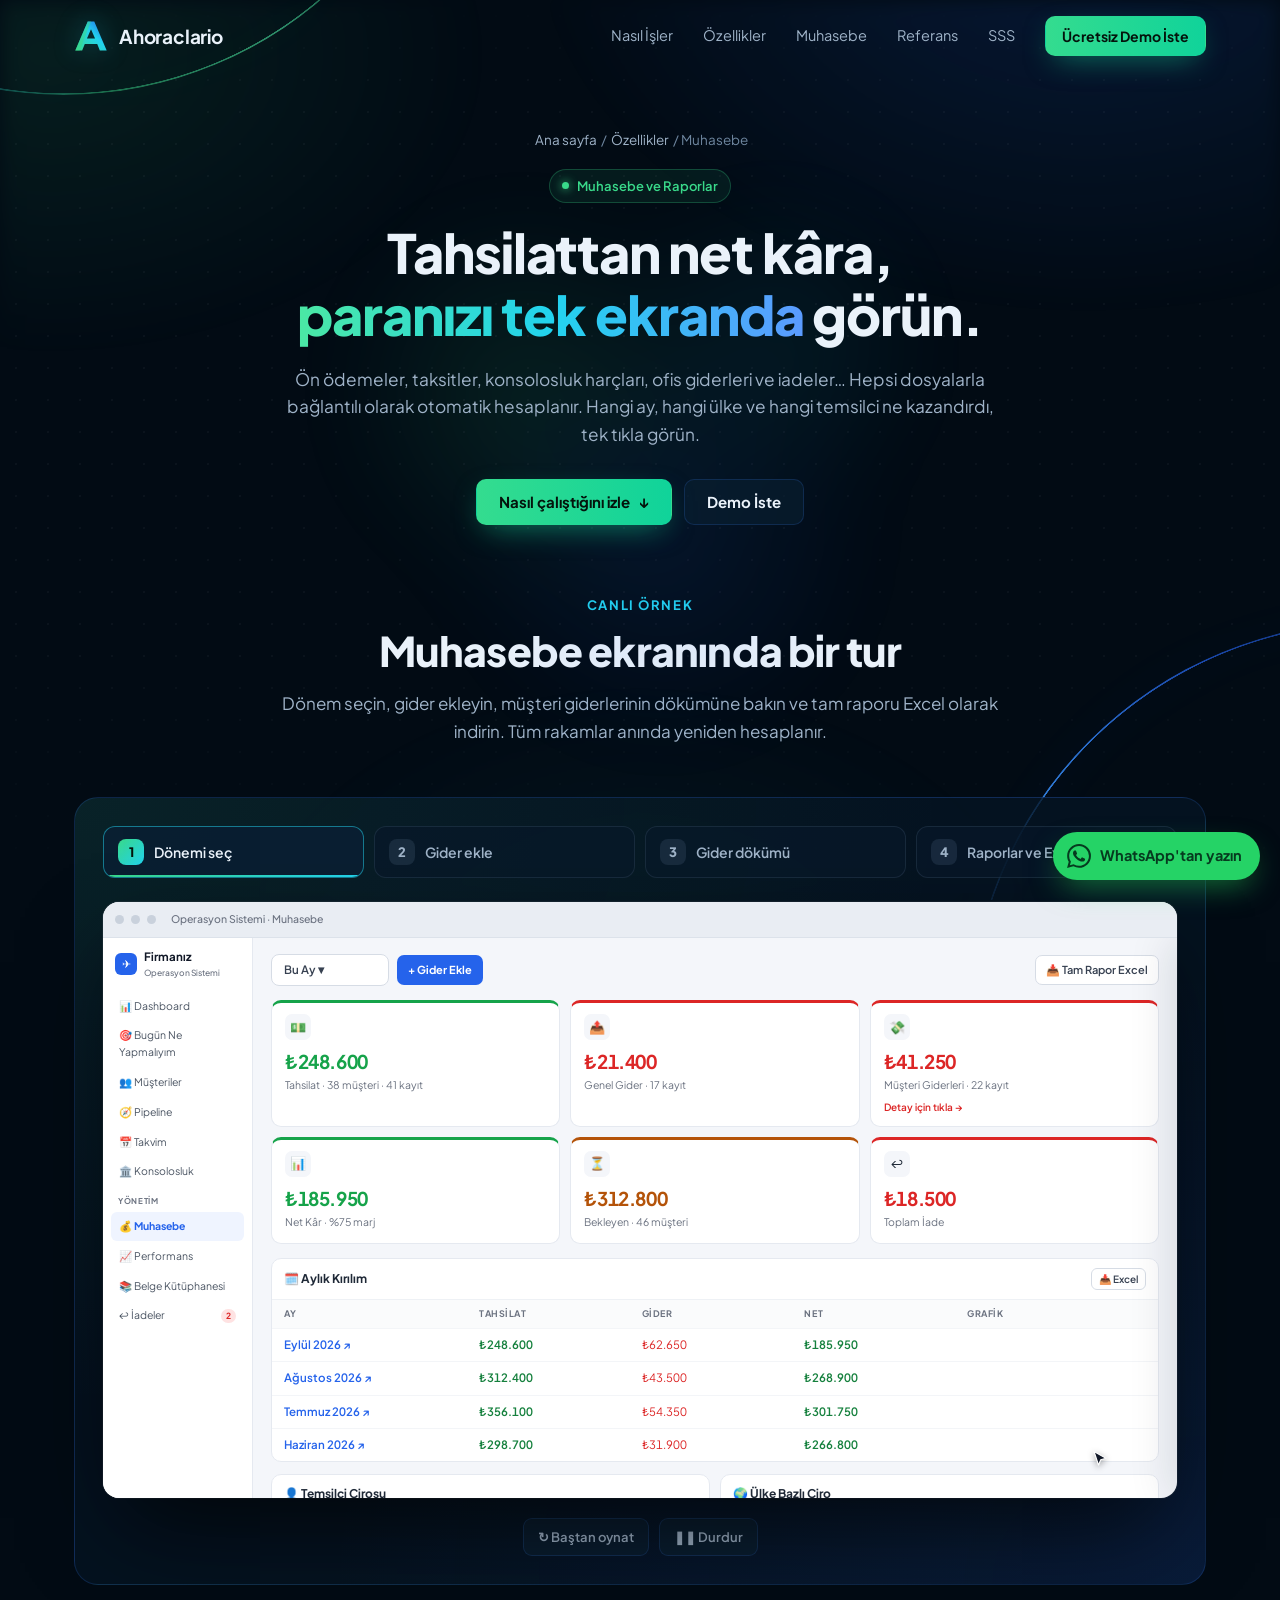
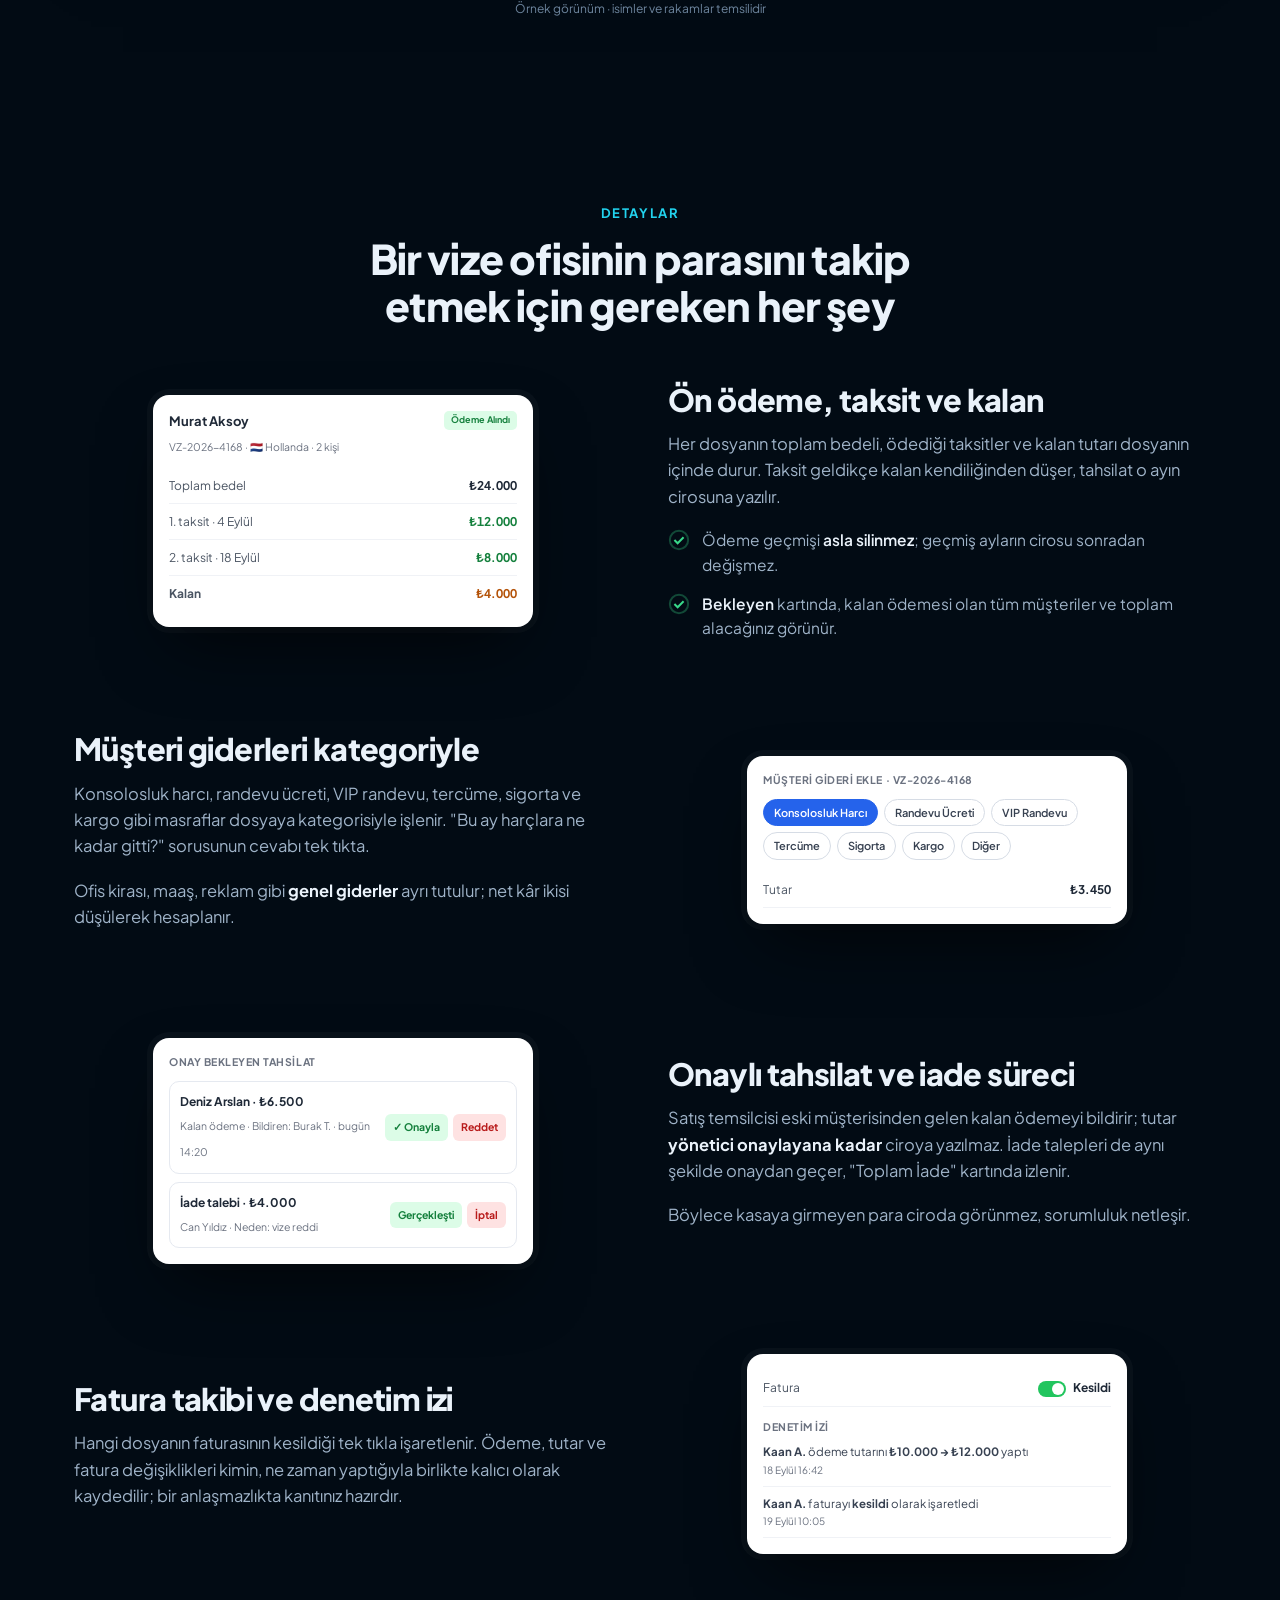
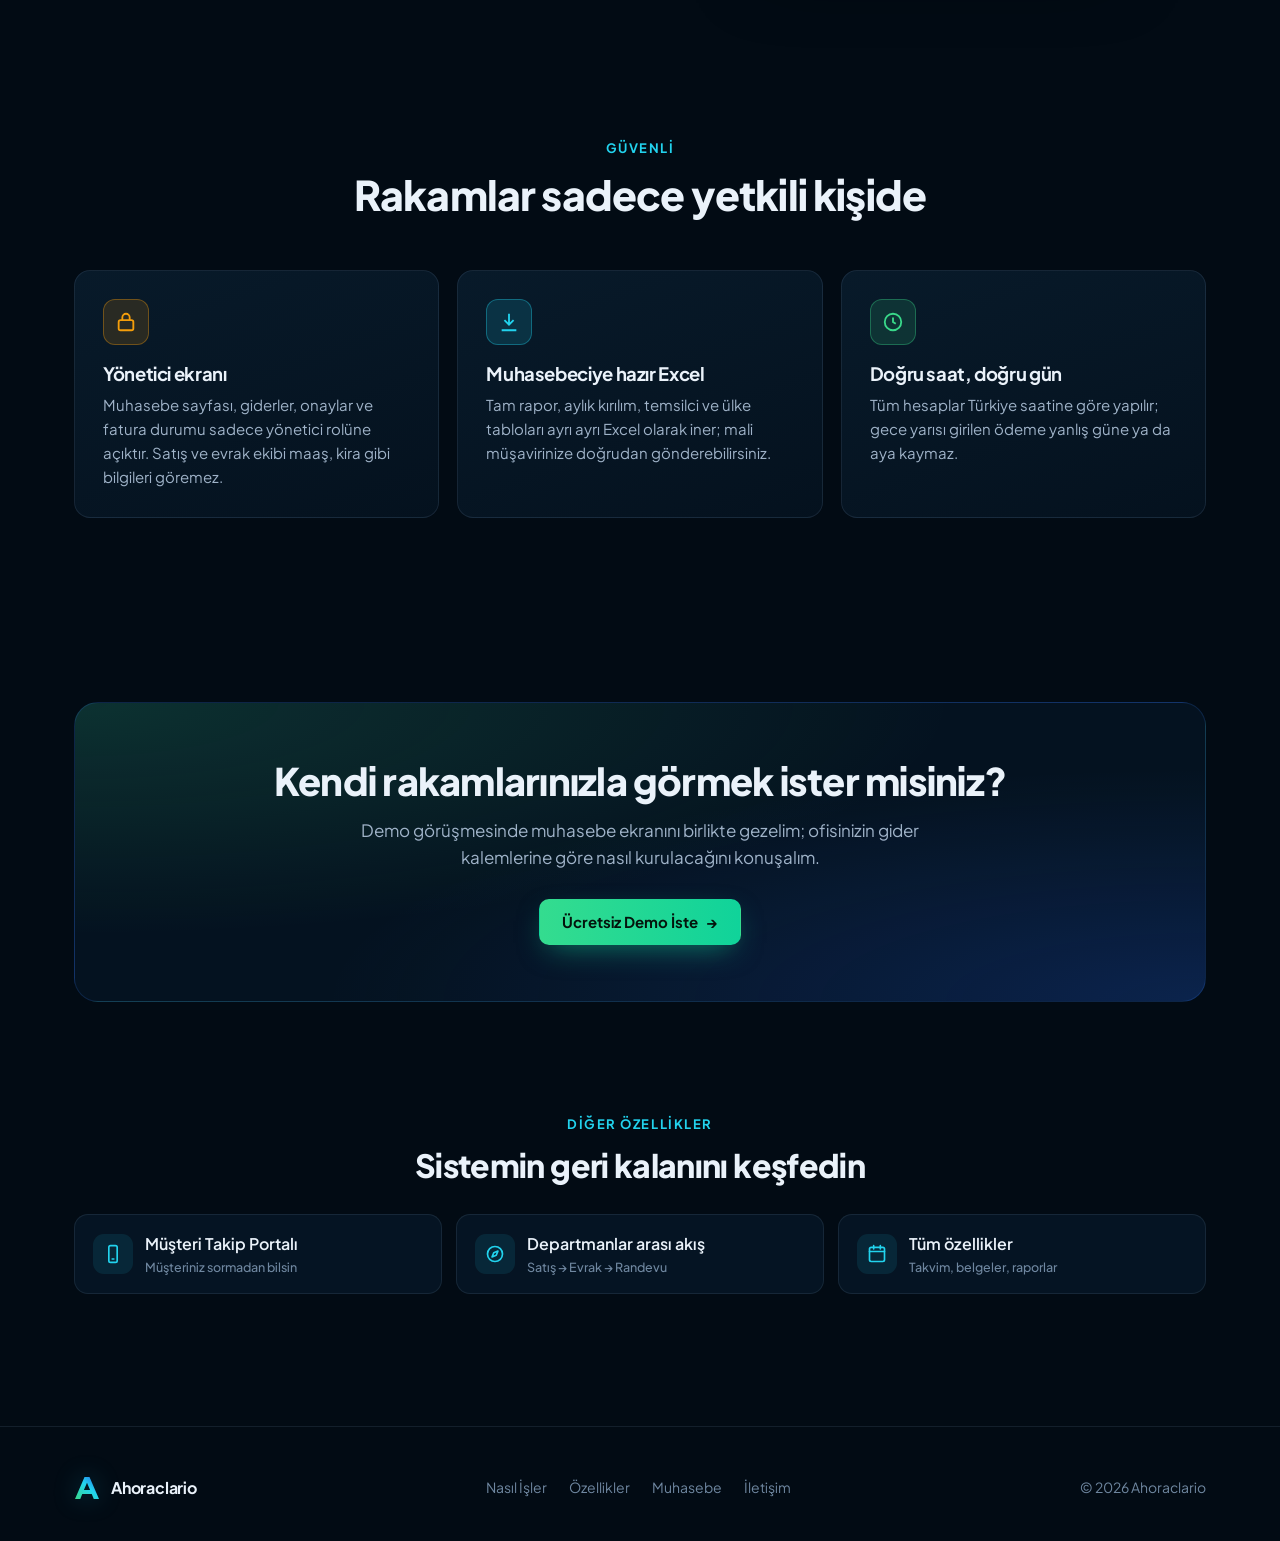
<file: muhasebe.html>
<!DOCTYPE html>
<html lang="tr">
<head>
<meta charset="UTF-8">
<meta name="viewport" content="width=device-width, initial-scale=1">
<title>Muhasebe — Vize Ofisi Tahsilat ve Gider Takibi | Ahoraclario</title>
<meta name="description" content="Vize danışmanlık ofisleri için muhasebe: ön ödeme ve taksit takibi, konsolosluk harcı ve randevu ücreti gibi müşteri giderleri, genel giderler, net kâr, onaylı tahsilat ve iade, temsilci ve ülke bazlı ciro, Excel rapor.">
<link rel="canonical" href="https://ahoraclario.github.io/muhasebe.html">
<meta name="theme-color" content="#020B14">
<meta property="og:type" content="website">
<meta property="og:title" content="Muhasebe — Ahoraclario">
<meta property="og:description" content="Tahsilattan net kâra, vize ofisinizin parasını tek ekranda görün.">
<meta property="og:url" content="https://ahoraclario.github.io/muhasebe.html">
<meta property="og:locale" content="tr_TR">
<meta property="og:site_name" content="Ahoraclario">
<meta property="og:image" content="https://ahoraclario.github.io/og-image.jpg">
<meta property="og:image:width" content="1200">
<meta property="og:image:height" content="630">
<meta property="og:image:alt" content="Ahoraclario: vize operasyonunuza özel CRM">
<meta name="twitter:card" content="summary_large_image">
<meta name="twitter:title" content="Muhasebe — Ahoraclario">
<meta name="twitter:description" content="Tahsilattan net kâra, vize ofisinizin parasını tek ekranda görün.">
<meta name="twitter:image" content="https://ahoraclario.github.io/og-image.jpg">
<link rel="icon" href="data:image/svg+xml,%3Csvg xmlns='http://www.w3.org/2000/svg' viewBox='0 0 52 52'%3E%3Cdefs%3E%3ClinearGradient id='g' x1='0' y1='1' x2='1' y2='0'%3E%3Cstop offset='0' stop-color='%2339D98A'/%3E%3Cstop offset='.55' stop-color='%2322D3EE'/%3E%3Cstop offset='1' stop-color='%232563EB'/%3E%3C/linearGradient%3E%3C/defs%3E%3Cpath d='M21 4h10l19 44H39.5l-4-9.8H16.5l-4 9.8H2L21 4Zm5 11.5L19.8 30h12.4L26 15.5Z' fill='url(%23g)'/%3E%3C/svg%3E">
<script>
/* Windows bayrak emojilerini göstermez ("GR" yazar); gerekiyorsa bayrak fontu yüklenir.
   country-flag-emoji-polyfill (MIT, TalkJS) temel alınmıştır. */
(()=>{const f='"Twemoji Mozilla","Apple Color Emoji","Segoe UI Emoji","Segoe UI Symbol","Noto Color Emoji",sans-serif';
const t=e=>{const c=document.createElement('canvas');c.width=c.height=1;const x=c.getContext('2d',{willReadFrequently:true});x.textBaseline='top';x.font='100px '+f;x.scale(.01,.01);
const p=k=>{x.clearRect(0,0,100,100);x.fillStyle=k;x.fillText(e,0,0);return x.getImageData(0,0,1,1).data.join(',')};const w=p('#fff'),b=p('#000');return b===w&&!b.startsWith('0,0,0,')};
try{if(t('\u{1F60A}')&&!t('\u{1F1E8}\u{1F1ED}')){const s=document.createElement('style');s.textContent="@font-face{font-family:'Twemoji Country Flags';unicode-range:U+1F1E6-1F1FF,U+1F3F4,U+E0062-E0063,U+E0065,U+E0067,U+E006C,U+E006E,U+E0073-E0074,U+E0077,U+E007F;src:url('https://cdn.jsdelivr.net/npm/country-flag-emoji-polyfill@0.1.10/dist/TwemojiCountryFlags.woff2') format('woff2');font-display:swap}";document.head.appendChild(s)}}catch(e){}})();
</script>
<link rel="preconnect" href="https://fonts.googleapis.com">
<link rel="preconnect" href="https://fonts.gstatic.com" crossorigin>
<link href="https://fonts.googleapis.com/css2?family=Plus+Jakarta+Sans:wght@400;500;600;700;800&display=swap" rel="stylesheet">
<link rel="stylesheet" href="site.css?v=20260930d">
<style>
/* Durdur: tüm CSS animasyonları da olduğu yerde donar */
.demo.is-paused *,.demo.is-paused *::before,.demo.is-paused *::after{animation-play-state:paused!important}
/* Muhasebe sayfasına özel */
.demo-steps.d4{grid-template-columns:repeat(4,1fr)}
.acc{position:relative;border-radius:16px;overflow:hidden;background:#F4F6FA;color:#1F2937;box-shadow:0 40px 90px -20px rgba(0,0,0,.75),0 0 0 1px rgba(255,255,255,.06);font-size:11.5px}
.acc-body{display:grid;grid-template-columns:150px 1fr;height:560px}
.acc .app-side{height:100%}
.acc .app-nav div{font-size:10.5px;padding:6px 8px}
.acc-main{position:relative;overflow:hidden}
.acc-scroll{padding:16px 18px;transition:transform 1.1s cubic-bezier(.4,0,.2,1)}
.acc-tools{display:flex;align-items:center;gap:8px;margin-bottom:14px;position:relative;z-index:3}
.acc-sel{position:relative;background:#fff;border:1px solid #D6DCE5;border-radius:8px;padding:6px 12px;font-weight:600;color:#374151;min-width:118px;cursor:default;transition:border-color .2s,box-shadow .2s}
.acc-sel.hl{border-color:#2563EB;box-shadow:0 0 0 3px #DBEAFE}
.acc-dd{position:absolute;top:calc(100% + 4px);left:0;width:150px;background:#fff;border:1px solid #D6DCE5;border-radius:8px;box-shadow:0 14px 30px rgba(15,23,42,.18);padding:4px;opacity:0;transform:translateY(-6px);pointer-events:none;transition:all .25s}
.acc-dd.open{opacity:1;transform:none}
.acc-dd div{padding:5px 9px;border-radius:5px;font-weight:500;color:#374151}
.acc-dd div.sel{background:#2563EB;color:#fff}
.acc-dd div.hov{background:#EFF4FF}
.acc-dd .sep{border-top:1px solid #EEF1F5;margin-top:3px;padding-top:7px}
.acc-btn{background:#2563EB;color:#fff;border-radius:7px;padding:6px 11px;font-weight:700;font-size:11px;transition:transform .15s}
.acc-btn2{margin-left:auto;background:#fff;border:1px solid #D6DCE5;border-radius:7px;padding:5px 10px;font-weight:600;color:#374151;font-size:11px;transition:all .2s}
.acc-btn2.hl{border-color:#16A34A;background:#F0FDF4}
.acc-cards{display:grid;grid-template-columns:repeat(3,1fr);gap:10px;margin-bottom:14px}
.kc{background:#fff;border:1px solid #E5E9F0;border-top:3px solid var(--k);border-radius:10px;padding:11px 13px;transition:box-shadow .3s,transform .3s}
.kc i{font-style:normal;display:inline-grid;place-items:center;width:26px;height:26px;border-radius:7px;background:#F4F6FA;font-size:13px;margin-bottom:6px}
.kc b{display:block;font-size:19px;letter-spacing:-.02em;color:var(--k);font-variant-numeric:tabular-nums}
.kc small{color:#6B7280;font-size:10.5px}
.kc a{display:block;color:#DC2626;font-size:10px;font-weight:600;margin-top:4px}
.kc.pop{box-shadow:0 0 0 2px var(--k),0 10px 24px rgba(15,23,42,.12);transform:translateY(-2px)}
.acc-tbl{background:#fff;border:1px solid #E5E9F0;border-radius:10px;overflow:hidden;margin-bottom:12px}
.acc-th{display:flex;justify-content:space-between;align-items:center;padding:9px 12px;font-weight:700;font-size:12px;border-bottom:1px solid #EEF1F5}
.acc-th .xl{font-weight:600;font-size:10px;border:1px solid #D6DCE5;border-radius:6px;padding:2px 7px;color:#374151}
.acc-tr{display:grid;grid-template-columns:1.2fr 1fr 1fr 1fr 1.1fr;padding:7px 12px;border-bottom:1px solid #F3F5F8;align-items:center;font-variant-numeric:tabular-nums}
.acc-tr.t3{grid-template-columns:1.5fr .7fr 1fr}
.acc-tr:last-child{border-bottom:0}
.acc-tr.hd{font-size:9px;font-weight:700;letter-spacing:.06em;color:#6B7280;background:#FAFBFC}
.acc-tr .mo{color:#2563EB;font-weight:600}
.acc-tr .g{color:#15803D;font-weight:600}
.acc-tr .r{color:#DC2626}
.gb{display:block;height:6px;border-radius:4px;background:#16A34A;width:0;transition:width 1.2s cubic-bezier(.2,.8,.2,1)}
.acc.show-rep .gb{width:var(--w)}
.acc-two{display:grid;grid-template-columns:1fr 1fr;gap:10px}
.acc-modal{position:absolute;inset:0;background:rgba(15,23,42,.35);display:grid;place-items:center;opacity:0;pointer-events:none;transition:opacity .3s;z-index:6}
.acc-modal.open{opacity:1}
.acc-mbox{width:250px;background:#fff;border-radius:12px;padding:16px;box-shadow:0 20px 50px rgba(15,23,42,.3);transform:scale(.95);transition:transform .3s}
.acc-modal.open .acc-mbox{transform:none}
.acc-mbox > b{display:block;font-size:13px;margin-bottom:10px}
.mf{border:1px solid #E5E9F0;border-radius:8px;padding:6px 9px;margin-bottom:7px;transition:border-color .2s,box-shadow .2s}
.mf label{display:block;font-size:9px;font-weight:700;letter-spacing:.05em;color:#6B7280}
.mf div{font-weight:600;min-height:16px}
.mf.hl{border-color:#2563EB;box-shadow:0 0 0 3px #DBEAFE}
.acc-drawer{position:absolute;top:0;right:0;bottom:0;width:250px;background:#fff;border-left:1px solid #E5E9F0;box-shadow:-20px 0 40px rgba(15,23,42,.12);padding:16px;transform:translateX(105%);transition:transform .45s cubic-bezier(.2,.8,.2,1);z-index:5}
.acc-drawer.open{transform:none}
.acc-drawer > b{display:block;font-size:13px}
.acc-drawer > small{color:#6B7280;font-size:10.5px}
.dr-row{display:grid;grid-template-columns:1fr auto;gap:2px 8px;margin-top:11px}
.dr-row span{color:#374151}.dr-row b{color:#DC2626;font-variant-numeric:tabular-nums}
.dr-row i{grid-column:span 2;height:5px;border-radius:3px;background:#FCA5A5;width:0;transition:width 1s cubic-bezier(.2,.8,.2,1)}
.acc-drawer.open .dr-row i{width:var(--w)}
.dr-tot{display:flex;justify-content:space-between;border-top:1px solid #EEF1F5;margin-top:14px;padding-top:10px;font-weight:700}
.acc .w-toast{bottom:16px}
.acc .cursor{position:absolute}

/* Detay görselleri */
.led-h{display:flex;justify-content:space-between;align-items:flex-start;margin-bottom:10px}
.led-h b{display:block;font-size:13px}.led-h small{color:#6B7280;font-size:10.5px}
.led{display:flex;justify-content:space-between;align-items:center;padding:8px 0;border-bottom:1px solid #F0F2F6;font-size:12px}
.led span{color:#4B5563}.led b{font-variant-numeric:tabular-nums}.led .g{color:#15803D}
.led.tot{border-bottom:0;font-weight:700}
.chipset{display:flex;flex-wrap:wrap;gap:6px}
.chipset span{border:1px solid #D6DCE5;border-radius:999px;padding:4px 10px;font-size:11px;font-weight:600;color:#374151}
.chipset span.on{background:#2563EB;border-color:#2563EB;color:#fff}
.appr{display:flex;justify-content:space-between;align-items:center;gap:10px;border:1px solid #E5E9F0;border-radius:10px;padding:10px}
.appr b{display:block;font-size:12px}.appr small{color:#6B7280;font-size:10.5px}
.appr-b{display:flex;gap:5px;flex-shrink:0}
.appr-b span{font-size:10.5px;font-weight:700;border-radius:6px;padding:5px 8px}
.appr-b .ok{background:#DCFCE7;color:#15803D}.appr-b .no{background:#FEE2E2;color:#B91C1C}
.tgl{display:inline-block;width:28px;height:16px;border-radius:9px;background:#22C55E;position:relative;vertical-align:middle;margin-right:5px}
.tgl i{position:absolute;right:2px;top:2px;width:12px;height:12px;border-radius:50%;background:#fff}
.aud{font-size:11.5px;color:#374151;padding:8px 0;border-bottom:1px solid #F0F2F6}
.aud small{display:block;color:#6B7280;font-size:10px}
@media (max-width:980px){ .demo-steps.d4{grid-template-columns:1fr 1fr} }
@media (max-width:760px){
  .acc-body{grid-template-columns:1fr;height:600px}
  .acc .app-side{display:none}
  .acc-cards{grid-template-columns:1fr 1fr}
  .acc-two{grid-template-columns:1fr}
  .acc-tr{grid-template-columns:1.2fr 1fr 1fr}.acc-tr > :nth-child(3),.acc-tr > :nth-child(5){display:none}
  .acc-tr.t3{grid-template-columns:1.5fr .7fr 1fr}.acc-tr.t3 > :nth-child(3){display:block}
  .acc-drawer{width:85%}
  .acc-btn2{font-size:0;padding:5px 8px}.acc-btn2::before{content:'📥 Excel';font-size:11px}
}
</style>
<script type="application/ld+json">
{"@context": "https://schema.org", "@type": "BreadcrumbList", "itemListElement": [{"@type": "ListItem", "position": 1, "name": "Ana sayfa", "item": "https://ahoraclario.github.io/"}, {"@type": "ListItem", "position": 2, "name": "Muhasebe ve Raporlar", "item": "https://ahoraclario.github.io/muhasebe.html"}]}
</script>
</head>
<body>

<div class="bg" aria-hidden="true">
  <div class="bg-glow"></div><div class="bg-grid"></div>
  <div class="arc arc-tl"><i></i></div><div class="arc arc-br"><i></i></div>
</div>

<header class="nav" id="nav">
  <div class="wrap">
    <a href="index.html" class="brand" aria-label="Ahoraclario ana sayfa">
      <svg viewBox="0 0 52 52" aria-hidden="true"><defs><linearGradient id="bA" x1="0" y1="1" x2="1" y2="0"><stop offset="0" stop-color="#39D98A"/><stop offset=".55" stop-color="#22D3EE"/><stop offset="1" stop-color="#2563EB"/></linearGradient></defs><path d="M21 4h10l19 44H39.5l-4-9.8H16.5l-4 9.8H2L21 4Zm5 11.5L19.8 30h12.4L26 15.5Z" fill="url(#bA)"/><path d="M2 48 21 4h5L8.5 48Z" fill="#39D98A" opacity=".55"/></svg>
      Ahoraclario
    </a>
    <nav class="nav-links" id="navLinks" aria-label="Ana menü">
      <a href="index.html#akis">Nasıl İşler</a>
      <a href="index.html#ozellikler">Özellikler</a>
      <a href="index.html#muhasebe">Muhasebe</a>
      <a href="index.html#referans">Referans</a>
      <a href="index.html#sss">SSS</a>
      <a href="index.html#iletisim" class="btn btn-primary btn-sm">Ücretsiz Demo İste</a>
    </nav>
    <button class="menu-btn" id="menuBtn" aria-label="Menüyü aç" aria-expanded="false" aria-controls="navLinks">
      <svg width="20" height="20" viewBox="0 0 24 24" fill="none" stroke="currentColor" stroke-width="2"><path d="M4 7h16M4 12h16M4 17h16"/></svg>
    </button>
  </div>
</header>

<main>
<section class="page-hero" aria-labelledby="h-hero">
  <div class="wrap">
    <div class="crumb"><a href="index.html">Ana sayfa</a> / <a href="index.html#ozellikler">Özellikler</a> / Muhasebe</div>
    <span class="eyebrow"><span class="dot"></span>Muhasebe ve Raporlar</span>
    <h1 id="h-hero">Tahsilattan net kâra, <span class="grad">paranızı tek ekranda</span> görün.</h1>
    <p class="lead">Ön ödemeler, taksitler, konsolosluk harçları, ofis giderleri ve iadeler… Hepsi dosyalarla bağlantılı olarak otomatik hesaplanır. Hangi ay, hangi ülke ve hangi temsilci ne kazandırdı, tek tıkla görün.</p>
    <div class="hero-ctas">
      <a href="#canli" class="btn btn-primary">Nasıl çalıştığını izle <span aria-hidden="true">↓</span></a>
      <a href="index.html#iletisim" class="btn btn-ghost">Demo İste</a>
    </div>
  </div>
</section>

<section id="canli" style="padding-top:40px" aria-labelledby="h-demo">
  <div class="wrap">
    <div class="sec-head reveal">
      <div class="kicker">Canlı örnek</div>
      <h2 id="h-demo">Muhasebe ekranında bir tur</h2>
      <p>Dönem seçin, gider ekleyin, müşteri giderlerinin dökümüne bakın ve tam raporu Excel olarak indirin. Tüm rakamlar anında yeniden hesaplanır.</p>
    </div>

    <div class="demo reveal" id="demo">
      <div class="demo-steps d4" role="tablist" aria-label="Demo adımları">
        <button class="dstep" data-s="0" role="tab"><span class="n">1</span>Dönemi seç<span class="bar"></span></button>
        <button class="dstep" data-s="1" role="tab"><span class="n">2</span>Gider ekle<span class="bar"></span></button>
        <button class="dstep" data-s="2" role="tab"><span class="n">3</span>Gider dökümü<span class="bar"></span></button>
        <button class="dstep" data-s="3" role="tab"><span class="n">4</span>Raporlar ve Excel<span class="bar"></span></button>
      </div>

      <div class="acc" id="acc" aria-label="Muhasebe ekranı (örnek)">
        <div class="app-top"><i></i><i></i><i></i><b>Operasyon Sistemi · Muhasebe</b></div>
        <div class="acc-body">
          <div class="app-side">
            <div class="app-logo"><span>✈</span><div><b>Firmanız</b><small>Operasyon Sistemi</small></div></div>
            <div class="app-nav">
              <div>📊 Dashboard</div><div>🎯 Bugün Ne Yapmalıyım</div><div>👥 Müşteriler</div><div>🧭 Pipeline</div><div>📅 Takvim</div><div>🏛️ Konsolosluk</div>
              <h5>YÖNETİM</h5><div class="on">💰 Muhasebe</div><div>📈 Performans</div><div>📚 Belge Kütüphanesi</div><div>↩️ İadeler<em>2</em></div>
            </div>
          </div>
          <div class="acc-main">
            <div class="acc-scroll" id="accScroll">
              <div class="acc-tools">
                <div class="acc-sel" id="selBtn"><span id="selVal">Bu Ay</span> ▾
                  <div class="acc-dd" id="dd">
                    <div>Tüm Zamanlar</div><div>Bugün</div><div>Bu Hafta</div><div data-v="Bu Ay">Bu Ay</div><div>Bu Çeyrek</div><div data-v="Bu Yıl" id="ddYear">Bu Yıl</div><div>Özel Aralık</div><div class="sep">Ocak 2026</div><div>Şubat 2026</div><div>Mart 2026</div>
                  </div>
                </div>
                <span class="acc-btn" id="addBtn">+ Gider Ekle</span>
                <span class="acc-btn2" id="xlsBtn">📥 Tam Rapor Excel</span>
              </div>

              <div class="acc-cards">
                <div class="kc" style="--k:#16A34A"><i>💵</i><b id="cTah">₺248.600</b><small id="sTah">Tahsilat · 38 müşteri · 41 kayıt</small></div>
                <div class="kc" style="--k:#DC2626" id="kGen"><i>📤</i><b id="cGen">₺21.400</b><small id="sGen">Genel Gider · 17 kayıt</small></div>
                <div class="kc" style="--k:#DC2626" id="kMus"><i>💸</i><b id="cMus">₺41.250</b><small id="sMus">Müşteri Giderleri · 22 kayıt</small><a id="musLink">Detay için tıkla →</a></div>
                <div class="kc" style="--k:#16A34A" id="kNet"><i>📊</i><b id="cNet">₺185.950</b><small id="sNet">Net Kâr · %75 marj</small></div>
                <div class="kc" style="--k:#B45309"><i>⏳</i><b id="cBek">₺312.800</b><small>Bekleyen · 46 müşteri</small></div>
                <div class="kc" style="--k:#DC2626"><i>↩️</i><b id="cIad">₺18.500</b><small>Toplam İade</small></div>
              </div>

              <div class="acc-tbl" id="tblMonths">
                <div class="acc-th">🗓️ Aylık Kırılım <span class="xl">📥 Excel</span></div>
                <div class="acc-tr hd"><span>AY</span><span>TAHSİLAT</span><span>GİDER</span><span>NET</span><span>GRAFİK</span></div>
                <div class="acc-tr"><span class="mo">Eylül 2026 ↗</span><span class="g">₺248.600</span><span class="r">₺62.650</span><span class="g">₺185.950</span><span><i class="gb" style="--w:52%"></i></span></div>
                <div class="acc-tr"><span class="mo">Ağustos 2026 ↗</span><span class="g">₺312.400</span><span class="r">₺43.500</span><span class="g">₺268.900</span><span><i class="gb" style="--w:75%"></i></span></div>
                <div class="acc-tr"><span class="mo">Temmuz 2026 ↗</span><span class="g">₺356.100</span><span class="r">₺54.350</span><span class="g">₺301.750</span><span><i class="gb" style="--w:84%"></i></span></div>
                <div class="acc-tr"><span class="mo">Haziran 2026 ↗</span><span class="g">₺298.700</span><span class="r">₺31.900</span><span class="g">₺266.800</span><span><i class="gb" style="--w:74%"></i></span></div>
              </div>
              <div class="acc-two">
                <div class="acc-tbl">
                  <div class="acc-th">👤 Temsilci Cirosu</div>
                  <div class="acc-tr t3 hd"><span>TEMSİLCİ</span><span>SATIŞ</span><span>CİRO</span></div>
                  <div class="acc-tr t3"><span>Ayşe Korkmaz</span><span>86</span><span class="g">₺902.400</span></div>
                  <div class="acc-tr t3"><span>Mert Yılmaz</span><span>64</span><span class="g">₺671.300</span></div>
                  <div class="acc-tr t3"><span>Tolga Kurt</span><span>41</span><span class="g">₺402.900</span></div>
                </div>
                <div class="acc-tbl">
                  <div class="acc-th">🌍 Ülke Bazlı Ciro</div>
                  <div class="acc-tr t3 hd"><span>ÜLKE</span><span>MÜŞTERİ</span><span>CİRO</span></div>
                  <div class="acc-tr t3"><span>🇬🇷 Yunanistan</span><span>78</span><span class="g">₺812.600</span></div>
                  <div class="acc-tr t3"><span>🇳🇱 Hollanda</span><span>44</span><span class="g">₺455.300</span></div>
                  <div class="acc-tr t3"><span>🇩🇪 Almanya</span><span>31</span><span class="g">₺362.100</span></div>
                </div>
              </div>
            </div>

            <!-- Gider ekle penceresi -->
            <div class="acc-modal" id="modal"><div class="acc-mbox">
              <b>Gider Ekle</b>
              <div class="mf"><label>TARİH</label><div>29.09.2026</div></div>
              <div class="mf" id="mCat"><label>KATEGORİ</label><div id="vCat" style="color:#6B7280">Seçin…</div></div>
              <div class="mf" id="mAmt"><label>TUTAR (₺)</label><div id="vAmt"></div></div>
              <div class="mf" id="mDesc"><label>AÇIKLAMA</label><div id="vDesc"></div></div>
              <span class="acc-btn" id="saveBtn" style="display:block;text-align:center;margin-top:10px">Kaydet</span>
            </div></div>

            <!-- Müşteri giderleri dökümü -->
            <div class="acc-drawer" id="drawer">
              <b>Müşteri Giderleri · Bu Yıl</b><small>Kategori bazında döküm</small>
              <div class="dr-row"><span>Konsolosluk Harcı</span><b>₺82.300</b><i style="--w:100%"></i></div>
              <div class="dr-row"><span>Randevu Ücreti</span><b>₺41.200</b><i style="--w:50%"></i></div>
              <div class="dr-row"><span>VIP Randevu</span><b>₺21.600</b><i style="--w:26%"></i></div>
              <div class="dr-row"><span>Tercüme</span><b>₺14.900</b><i style="--w:18%"></i></div>
              <div class="dr-row"><span>Sigorta</span><b>₺10.250</b><i style="--w:12%"></i></div>
              <div class="dr-row"><span>Kargo</span><b>₺6.200</b><i style="--w:8%"></i></div>
              <div class="dr-tot"><span>Toplam</span><b>₺176.450</b></div>
            </div>
            <div class="w-toast" id="accToast"></div>
          </div>
        </div>
        <svg class="cursor" id="cursor" viewBox="0 0 24 24" style="left:92%;top:92%"><path d="M4 2l16 9-7 2-3 7z" fill="#111827" stroke="#fff" stroke-width="1.5" stroke-linejoin="round"/></svg>
      </div>

      <div class="demo-ctrl"><button id="replay" type="button">↻ Baştan oynat</button><button id="pause" type="button">❚❚ Durdur</button></div>
    </div>
    <p class="demo-note" style="text-align:center;margin-top:14px">Örnek görünüm · isimler ve rakamlar temsilidir</p>
  </div>
</section>

<section aria-labelledby="h-what">
  <div class="wrap">
    <div class="sec-head reveal">
      <div class="kicker">Detaylar</div>
      <h2 id="h-what">Bir vize ofisinin parasını takip etmek için gereken her şey</h2>
    </div>

    <div class="feat-row reveal">
      <div class="fr-visual"><div class="zoom">
        <div class="led-h"><div><b>Murat Aksoy</b><small>VZ-2026-4168 · 🇳🇱 Hollanda · 2 kişi</small></div><span class="st g">Ödeme Alındı</span></div>
        <div class="led"><span>Toplam bedel</span><b>₺24.000</b></div>
        <div class="led"><span>1. taksit · 4 Eylül</span><b class="g">₺12.000</b></div>
        <div class="led"><span>2. taksit · 18 Eylül</span><b class="g">₺8.000</b></div>
        <div class="led tot"><span>Kalan</span><b style="color:#B45309">₺4.000</b></div>
      </div></div>
      <div>
        <h3>Ön ödeme, taksit ve kalan</h3>
        <p>Her dosyanın toplam bedeli, ödediği taksitler ve kalan tutarı dosyanın içinde durur. Taksit geldikçe kalan kendiliğinden düşer, tahsilat o ayın cirosuna yazılır.</p>
        <ul class="checks">
          <li><svg viewBox="0 0 24 24" fill="none" stroke="currentColor" stroke-width="2.2"><circle cx="12" cy="12" r="10" opacity=".3"/><path d="m7 12 3.5 3.5L17 9"/></svg><span>Ödeme geçmişi <b>asla silinmez</b>; geçmiş ayların cirosu sonradan değişmez.</span></li>
          <li><svg viewBox="0 0 24 24" fill="none" stroke="currentColor" stroke-width="2.2"><circle cx="12" cy="12" r="10" opacity=".3"/><path d="m7 12 3.5 3.5L17 9"/></svg><span><b>Bekleyen</b> kartında, kalan ödemesi olan tüm müşteriler ve toplam alacağınız görünür.</span></li>
        </ul>
      </div>
    </div>

    <div class="feat-row rev reveal">
      <div class="fr-visual"><div class="zoom">
        <div style="font-size:10.5px;letter-spacing:.05em;color:#6B7280;font-weight:700;margin-bottom:10px">MÜŞTERİ GİDERİ EKLE · VZ-2026-4168</div>
        <div class="chipset"><span class="on">Konsolosluk Harcı</span><span>Randevu Ücreti</span><span>VIP Randevu</span><span>Tercüme</span><span>Sigorta</span><span>Kargo</span><span>Diğer</span></div>
        <div class="led" style="margin-top:12px"><span>Tutar</span><b>₺3.450</b></div>
      </div></div>
      <div>
        <h3>Müşteri giderleri kategoriyle</h3>
        <p>Konsolosluk harcı, randevu ücreti, VIP randevu, tercüme, sigorta ve kargo gibi masraflar dosyaya kategorisiyle işlenir. "Bu ay harçlara ne kadar gitti?" sorusunun cevabı tek tıkta.</p>
        <p>Ofis kirası, maaş, reklam gibi <b style="color:var(--text)">genel giderler</b> ayrı tutulur; net kâr ikisi düşülerek hesaplanır.</p>
      </div>
    </div>

    <div class="feat-row reveal">
      <div class="fr-visual"><div class="zoom">
        <div style="font-size:10.5px;letter-spacing:.05em;color:#6B7280;font-weight:700;margin-bottom:10px">ONAY BEKLEYEN TAHSİLAT</div>
        <div class="appr"><div><b>Deniz Arslan · ₺6.500</b><small>Kalan ödeme · Bildiren: Burak T. · bugün 14:20</small></div>
          <div class="appr-b"><span class="ok">✓ Onayla</span><span class="no">Reddet</span></div></div>
        <div class="appr" style="margin-top:8px"><div><b>İade talebi · ₺4.000</b><small>Can Yıldız · Neden: vize reddi</small></div>
          <div class="appr-b"><span class="ok">Gerçekleşti</span><span class="no">İptal</span></div></div>
      </div></div>
      <div>
        <h3>Onaylı tahsilat ve iade süreci</h3>
        <p>Satış temsilcisi eski müşterisinden gelen kalan ödemeyi bildirir; tutar <b style="color:var(--text)">yönetici onaylayana kadar</b> ciroya yazılmaz. İade talepleri de aynı şekilde onaydan geçer, "Toplam İade" kartında izlenir.</p>
        <p>Böylece kasaya girmeyen para ciroda görünmez, sorumluluk netleşir.</p>
      </div>
    </div>

    <div class="feat-row rev reveal">
      <div class="fr-visual"><div class="zoom">
        <div class="led"><span>Fatura</span><b><span class="tgl"><i></i></span> Kesildi</b></div>
        <div style="margin-top:12px;font-size:10.5px;letter-spacing:.05em;color:#6B7280;font-weight:700">DENETİM İZİ</div>
        <div class="aud"><b>Kaan A.</b> ödeme tutarını <b>₺10.000 → ₺12.000</b> yaptı<small>18 Eylül 16:42</small></div>
        <div class="aud"><b>Kaan A.</b> faturayı <b>kesildi</b> olarak işaretledi<small>19 Eylül 10:05</small></div>
      </div></div>
      <div>
        <h3>Fatura takibi ve denetim izi</h3>
        <p>Hangi dosyanın faturasının kesildiği tek tıkla işaretlenir. Ödeme, tutar ve fatura değişiklikleri kimin, ne zaman yaptığıyla birlikte kalıcı olarak kaydedilir; bir anlaşmazlıkta kanıtınız hazırdır.</p>
      </div>
    </div>
  </div>
</section>

<section aria-labelledby="h-how">
  <div class="wrap">
    <div class="sec-head reveal">
      <div class="kicker">Güvenli</div>
      <h2 id="h-how">Rakamlar sadece yetkili kişide</h2>
    </div>
    <div class="grid3">
      <div class="card reveal" style="--c:#F59E0B"><div class="ficon"><svg viewBox="0 0 24 24" fill="none" stroke="currentColor" stroke-width="2"><rect x="4" y="10" width="16" height="11" rx="2"/><path d="M8 10V7a4 4 0 0 1 8 0v3"/></svg></div>
        <h3>Yönetici ekranı</h3><p>Muhasebe sayfası, giderler, onaylar ve fatura durumu sadece yönetici rolüne açıktır. Satış ve evrak ekibi maaş, kira gibi bilgileri göremez.</p></div>
      <div class="card reveal" style="--c:#22D3EE"><div class="ficon"><svg viewBox="0 0 24 24" fill="none" stroke="currentColor" stroke-width="2"><path d="M12 3v12M7 10l5 5 5-5M4 21h16"/></svg></div>
        <h3>Muhasebeciye hazır Excel</h3><p>Tam rapor, aylık kırılım, temsilci ve ülke tabloları ayrı ayrı Excel olarak iner; mali müşavirinize doğrudan gönderebilirsiniz.</p></div>
      <div class="card reveal" style="--c:#39D98A"><div class="ficon"><svg viewBox="0 0 24 24" fill="none" stroke="currentColor" stroke-width="2"><circle cx="12" cy="12" r="9"/><path d="M12 7v5l3 2"/></svg></div>
        <h3>Doğru saat, doğru gün</h3><p>Tüm hesaplar Türkiye saatine göre yapılır; gece yarısı girilen ödeme yanlış güne ya da aya kaymaz.</p></div>
    </div>
  </div>
</section>

<section aria-labelledby="h-gain">
  <div class="wrap">
    <div class="cta-band reveal">
      <h2 id="h-gain">Kendi rakamlarınızla görmek ister misiniz?</h2>
      <p>Demo görüşmesinde muhasebe ekranını birlikte gezelim; ofisinizin gider kalemlerine göre nasıl kurulacağını konuşalım.</p>
      <a href="index.html#iletisim" class="btn btn-primary">Ücretsiz Demo İste <span aria-hidden="true">→</span></a>
    </div>
  </div>
</section>

<section aria-labelledby="h-more" style="padding-top:20px">
  <div class="wrap">
    <div class="sec-head reveal" style="margin-bottom:30px">
      <div class="kicker">Diğer özellikler</div>
      <h2 id="h-more" style="font-size:clamp(24px,2.6vw,32px)">Sistemin geri kalanını keşfedin</h2>
    </div>
    <div class="more-grid reveal">
      <a href="musteri-portali.html"><span><svg class="ico" viewBox="0 0 24 24" aria-hidden="true"><rect x="7" y="2" width="10" height="20" rx="2"/><path d="M11 18h2"/></svg></span><div>Müşteri Takip Portalı<small>Müşteriniz sormadan bilsin</small></div></a>
      <a href="is-akisi.html"><span><svg class="ico" viewBox="0 0 24 24" aria-hidden="true"><circle cx="12" cy="12" r="9"/><path d="m15.5 8.5-2 5-5 2 2-5z"/></svg></span><div>Departmanlar arası akış<small>Satış → Evrak → Randevu</small></div></a>
      <a href="index.html#ozellikler"><span><svg class="ico" viewBox="0 0 24 24" aria-hidden="true"><rect x="3" y="4" width="18" height="17" rx="2"/><path d="M3 9h18M8 2v4M16 2v4"/></svg></span><div>Tüm özellikler<small>Takvim, belgeler, raporlar</small></div></a>
    </div>
  </div>
</section>
</main>

<footer>
  <div class="wrap">
    <div class="brand" style="font-size:16px;color:var(--text)">
      <svg viewBox="0 0 52 52" style="width:26px;height:26px" aria-hidden="true"><path d="M21 4h10l19 44H39.5l-4-9.8H16.5l-4 9.8H2L21 4Zm5 11.5L19.8 30h12.4L26 15.5Z" fill="url(#bA)"/></svg>
      Ahoraclario
    </div>
    <div class="links">
      <a href="index.html#akis">Nasıl İşler</a><a href="index.html#ozellikler">Özellikler</a><a href="index.html#muhasebe">Muhasebe</a><a href="index.html#iletisim">İletişim</a>
    </div>
    <div>© <span id="year">2026</span> Ahoraclario</div>
  </div>
</footer>

<a class="wa-fab" href="https://wa.me/905514089810?text=Merhaba%20Samet%2C%20vize%20dan%C4%B1%C5%9Fmanl%C4%B1k%20CRM%27i%20hakk%C4%B1nda%20bilgi%20almak%20istiyorum." target="_blank" rel="noopener" aria-label="WhatsApp'tan yazın"><svg viewBox="0 0 24 24" aria-hidden="true"><path fill="currentColor" d="M17.472 14.382c-.297-.149-1.758-.867-2.03-.967-.273-.099-.471-.148-.67.15-.197.297-.767.966-.94 1.164-.173.199-.347.223-.644.075-.297-.15-1.255-.463-2.39-1.475-.883-.788-1.48-1.761-1.653-2.059-.173-.297-.018-.458.13-.606.134-.133.298-.347.446-.52.149-.174.198-.298.298-.497.099-.198.05-.371-.025-.52-.075-.149-.669-1.612-.916-2.207-.242-.579-.487-.5-.669-.51-.173-.008-.371-.01-.57-.01-.198 0-.52.074-.792.372-.272.297-1.04 1.016-1.04 2.479 0 1.462 1.065 2.875 1.213 3.074.149.198 2.096 3.2 5.077 4.487.709.306 1.262.489 1.694.625.712.227 1.36.195 1.871.118.571-.085 1.758-.719 2.006-1.413.248-.694.248-1.289.173-1.413-.074-.124-.272-.198-.57-.347m-5.421 7.403h-.004a9.87 9.87 0 01-5.031-1.378l-.361-.214-3.741.982.998-3.648-.235-.374a9.86 9.86 0 01-1.51-5.26c.001-5.45 4.436-9.884 9.888-9.884 2.64 0 5.122 1.03 6.988 2.898a9.825 9.825 0 012.893 6.994c-.003 5.45-4.437 9.884-9.885 9.884m8.413-18.297A11.815 11.815 0 0012.05 0C5.495 0 .16 5.335.157 11.892c0 2.096.547 4.142 1.588 5.945L.057 24l6.305-1.654a11.882 11.882 0 005.683 1.448h.005c6.554 0 11.89-5.335 11.893-11.893a11.821 11.821 0 00-3.48-8.413Z"/></svg><span>WhatsApp'tan yazın</span></a>

<script>
// Menü (mobil), kaydırınca üst çubuk, görünür olunca giriş animasyonu
const nav = document.getElementById('nav'), menuBtn = document.getElementById('menuBtn'), links = document.getElementById('navLinks');
menuBtn.addEventListener('click', () => { const o = links.classList.toggle('open'); menuBtn.setAttribute('aria-expanded', o); });
links.addEventListener('click', e => { if(e.target.closest('a')){ links.classList.remove('open'); menuBtn.setAttribute('aria-expanded', false); } });
const onScroll = () => nav.classList.toggle('scrolled', scrollY > 10); addEventListener('scroll', onScroll, { passive:true }); onScroll();
if('IntersectionObserver' in window){
  const io = new IntersectionObserver(es => es.forEach(x => { if(x.isIntersecting){ x.target.classList.add('in'); io.unobserve(x.target); } }), { threshold:.12 });
  document.querySelectorAll('.reveal').forEach(el => io.observe(el));
} else document.querySelectorAll('.reveal').forEach(el => el.classList.add('in'));
document.getElementById('year').textContent = new Date().getFullYear();
</script>
<script>
// ── Canlı demo: dönem seç → gider ekle → gider dökümü → raporlar & Excel ──
(() => {
  const $ = id => document.getElementById(id);
  const steps = [...document.querySelectorAll('.dstep')];
  const acc = $('acc'), cur = $('cursor'), scroller = $('accScroll');
  const reduce = matchMedia('(prefers-reduced-motion: reduce)').matches;
  // Duraklatılabilir zamanlayıcı: "Durdur"da bekleyen her adım olduğu yerde donar,
  // "Devam et"te kalan süresiyle kaldığı yerden sürer.
  const T = (() => {
    let list = [], pausedAt = null, offset = 0;
    const now = () => (pausedAt ?? performance.now()) - offset;
    const arm = t => { t.id = setTimeout(() => { list = list.filter(x => x !== t); t.fn(); }, Math.max(0, t.due - now())); };
    return {
      now,
      add(fn, ms){ const t = { fn, due: now() + ms }; list.push(t); if(pausedAt === null) arm(t); },
      clear(){ list.forEach(t => clearTimeout(t.id)); list = []; },
      pause(){ if(pausedAt !== null) return; pausedAt = performance.now(); list.forEach(t => clearTimeout(t.id)); },
      resume(){ if(pausedAt === null) return; offset += performance.now() - pausedAt; pausedAt = null; list.forEach(arm); },
    };
  })();
  let current = -1;
  const later = (fn, ms) => T.add(fn, ms);
  let raf = [];
  const pending = {};   // yarım kalan sayı animasyonlarının hedefi
  const clear = () => { T.clear(); raf.forEach(cancelAnimationFrame); raf = []; for(const id in pending){ setNum(id, pending[id]); delete pending[id]; } };
  const tl = n => '₺' + Math.round(n).toLocaleString('tr-TR');
  const DATA = {
    ay:  { tah:248600, sTah:'Tahsilat · 38 müşteri · 41 kayıt', gen:21400, sGen:'Genel Gider · 17 kayıt', mus:41250, sMus:'Müşteri Giderleri · 22 kayıt', bek:312800, iad:18500 },
    yil: { tah:2146900, sTah:'Tahsilat · 214 müşteri · 248 kayıt', gen:118300, sGen:'Genel Gider · 61 kayıt', mus:176450, sMus:'Müşteri Giderleri · 138 kayıt', bek:312800, iad:58200 },
  };
  const net = d => d.tah - d.gen - d.mus;
  const vals = {};   // ekranda o an görünen sayılar
  function setNum(id, v){ vals[id] = v; $(id).textContent = tl(v); }
  function tween(id, to, ms = 900){
    const from = vals[id] ?? to, t0 = T.now(); pending[id] = to;
    const step = () => { const p = Math.min(1, (T.now() - t0) / ms), e = 1 - Math.pow(1 - p, 3); vals[id] = from + (to - from) * e; $(id).textContent = tl(vals[id]); if(p < 1) raf.push(requestAnimationFrame(step)); else delete pending[id]; };
    raf.push(requestAnimationFrame(step));
  }
  function show(d, animate){
    const f = animate ? tween : setNum;
    f('cTah', d.tah); f('cGen', d.gen); f('cMus', d.mus); f('cNet', net(d)); f('cBek', d.bek); f('cIad', d.iad);
    $('sTah').textContent = d.sTah; $('sGen').textContent = d.sGen; $('sMus').textContent = d.sMus;
    $('sNet').textContent = 'Net Kâr · %' + Math.round(net(d) / d.tah * 100) + ' marj';
  }
  const pop = id => { $(id).classList.add('pop'); setTimeout(() => $(id).classList.remove('pop'), 1200); };
  const moveCursor = (el, dx = .6, dy = .6) => {
    const w = acc.getBoundingClientRect(), r = el.getBoundingClientRect();
    cur.style.left = (r.left - w.left + r.width * dx) + 'px'; cur.style.top = (r.top - w.top + r.height * dy) + 'px';
  };
  const click = () => { cur.classList.add('click'); later(() => cur.classList.remove('click'), 160); };
  const type = (el, text, ms, done) => {
    el.style.color = '#111827'; el.textContent = ''; el.classList.add('typing');
    let i = 0; const tick = () => { el.textContent = text.slice(0, ++i); if(i < text.length) later(tick, ms); else { el.classList.remove('typing'); done && done(); } };
    tick();
  };
  let toastT = null;
  const toast = msg => { const t = $('accToast'); t.textContent = msg; t.classList.add('show'); clearTimeout(toastT); toastT = setTimeout(() => t.classList.remove('show'), 2200); };
  function reset(){
    $('selVal').textContent = 'Bu Ay'; $('dd').classList.remove('open'); $('selBtn').classList.remove('hl');
    document.querySelectorAll('#dd div').forEach(d => d.classList.toggle('sel', d.dataset.v === 'Bu Ay'));
    document.querySelectorAll('#dd div').forEach(d => d.classList.remove('hov'));
    $('modal').classList.remove('open'); $('drawer').classList.remove('open');
    ['mCat','mAmt','mDesc'].forEach(id => $(id).classList.remove('hl'));
    $('vCat').textContent = 'Seçin…'; $('vCat').style.color = '#6B7280'; $('vAmt').textContent = ''; $('vDesc').textContent = '';
    $('xlsBtn').classList.remove('hl'); $('accToast').classList.remove('show');
    document.querySelectorAll('.kc.pop').forEach(k => k.classList.remove('pop'));
    scroller.style.transform = ''; acc.classList.remove('show-rep');
    show(DATA.ay, false);
    cur.style.left = '92%'; cur.style.top = '92%';
  }
  function applyYear(){ $('selVal').textContent = 'Bu Yıl'; document.querySelectorAll('#dd div').forEach(d => d.classList.toggle('sel', d.dataset.v === 'Bu Yıl')); show(DATA.yil, false); }
  const withRent = () => ({ ...DATA.yil, gen: DATA.yil.gen + 25000, sGen: 'Genel Gider · 62 kayıt' });
  function mark(i, dur){
    steps.forEach((s, k) => { s.classList.toggle('on', k === i); s.classList.toggle('done', k < i); s.setAttribute('aria-selected', k === i); });
    const b = steps[i].querySelector('.bar'); b.style.animation = 'none'; b.offsetWidth; b.style.animation = ''; steps[i].style.setProperty('--dur', dur + 'ms');
  }
  const scenes = [
    { dur: 4200, run(){                        // 1) Dönem: Bu Ay → Bu Yıl
      reset();
      later(() => moveCursor($('selBtn'), .5, .5), 300);
      later(() => { click(); $('selBtn').classList.add('hl'); $('dd').classList.add('open'); }, 1200);
      later(() => { moveCursor($('ddYear'), .4, .5); $('ddYear').classList.add('hov'); }, 1700);
      later(() => { click(); $('dd').classList.remove('open'); $('selBtn').classList.remove('hl'); applyYearAnimated(); }, 2600);
    }},
    { dur: 6200, run(){                        // 2) Gider ekle: ofis kirası
      later(() => moveCursor($('addBtn'), .5, .5), 200);
      later(() => { click(); $('modal').classList.add('open'); }, 1000);
      later(() => { $('mCat').classList.add('hl'); moveCursor($('mCat'), .7, .6); }, 1500);
      later(() => { click(); $('vCat').textContent = 'Kira'; $('vCat').style.color = '#111827'; }, 2200);
      later(() => { $('mCat').classList.remove('hl'); $('mAmt').classList.add('hl'); moveCursor($('mAmt'), .7, .6); }, 2600);
      later(() => { click(); type($('vAmt'), '25.000', 90); }, 3200);
      later(() => { $('mAmt').classList.remove('hl'); $('mDesc').classList.add('hl'); moveCursor($('mDesc'), .7, .6); }, 4000);
      later(() => { click(); type($('vDesc'), 'Eylül ofis kirası', 45); }, 4500);
      later(() => { $('mDesc').classList.remove('hl'); moveCursor($('saveBtn'), .5, .5); }, 5400);
      later(() => { click(); $('modal').classList.remove('open'); const d = withRent(); tween('cGen', d.gen); tween('cNet', net(d));
        $('sGen').textContent = d.sGen; $('sNet').textContent = 'Net Kâr · %' + Math.round(net(d) / d.tah * 100) + ' marj';
        pop('kGen'); pop('kNet'); toast('✓ Gider kaydedildi · net kâr güncellendi'); }, 5900);
    }},
    { dur: 4600, run(){                        // 3) Müşteri giderleri dökümü
      later(() => moveCursor($('musLink'), .3, .5), 200);
      later(() => { click(); $('drawer').classList.add('open'); }, 1000);
      later(() => moveCursor($('drawer'), .5, .85), 1600);
      later(() => { $('drawer').classList.remove('open'); }, 4300);
    }},
    { dur: 5600, run(){                        // 4) Raporlar + Excel
      $('drawer').classList.remove('open');
      later(() => { const off = $('tblMonths').offsetTop - 14; scroller.style.transform = `translateY(-${off}px)`; cur.style.left = '60%'; cur.style.top = '55%'; }, 200);
      later(() => acc.classList.add('show-rep'), 1100);
      later(() => { scroller.style.transform = ''; }, 3200);
      later(() => moveCursor($('xlsBtn'), .5, .5), 3700);
      later(() => { click(); $('xlsBtn').classList.add('hl'); toast('📥 muhasebe-raporu.xlsx indirildi'); }, 4500);
    }},
  ];
  function applyYearAnimated(){ $('selVal').textContent = 'Bu Yıl'; document.querySelectorAll('#dd div').forEach(d => d.classList.toggle('sel', d.dataset.v === 'Bu Yıl')); show(DATA.yil, true); ['kGen','kMus','kNet'].forEach(pop); }
  function play(i){
    clear(); current = i; mark(i, scenes[i].dur); scenes[i].run();
    later(() => play((i + 1) % scenes.length), scenes[i].dur + (i === scenes.length - 1 ? 2000 : 400));
  }
  function jump(i){
    clear(); reset();
    if(i >= 1) applyYear();
    if(i >= 2){ const d = withRent(); show(d, false); }
    play(i);
  }
  // Durdurma: kullanıcı durdurduysa, sekme gizliyse ya da demo ekrandan çıktıysa her şey donar
  const demo = $('demo'), pauseBtn = $('pause');
  let userPaused = false, onScreen = false;
  function sync(){ const stop = userPaused || document.hidden || !onScreen; stop ? T.pause() : T.resume(); demo.classList.toggle('is-paused', stop); }
  function setPaused(p){ userPaused = p; pauseBtn.textContent = p ? '▶ Devam et' : '❚❚ Durdur'; pauseBtn.setAttribute('aria-pressed', p); sync(); }
  steps.forEach((s, i) => s.addEventListener('click', () => { jump(i); setPaused(false); }));
  $('replay').addEventListener('click', () => { jump(0); setPaused(false); });
  pauseBtn.addEventListener('click', () => setPaused(!userPaused));
  document.addEventListener('visibilitychange', sync);
  reset();
  if(reduce){ onScreen = true; applyYear(); show(withRent(), false); acc.classList.add('show-rep'); mark(3, 1); setPaused(true); return; }
  let started = false;
  const seen = on => { onScreen = on; if(on && !started){ started = true; play(0); } sync(); };
  // Ekranda en az ~160px'i görünüyorsa oynar; tamamen kaydırılıp gidilince durur
  if('IntersectionObserver' in window) new IntersectionObserver(es => es.forEach(e => seen(e.isIntersecting && e.intersectionRect.height >= Math.min(160, e.boundingClientRect.height / 2))), { threshold:Array.from({ length:21 }, (_, k) => k / 20) }).observe(demo);
  else seen(true);
})();
</script>
</body>
</html>
</file>
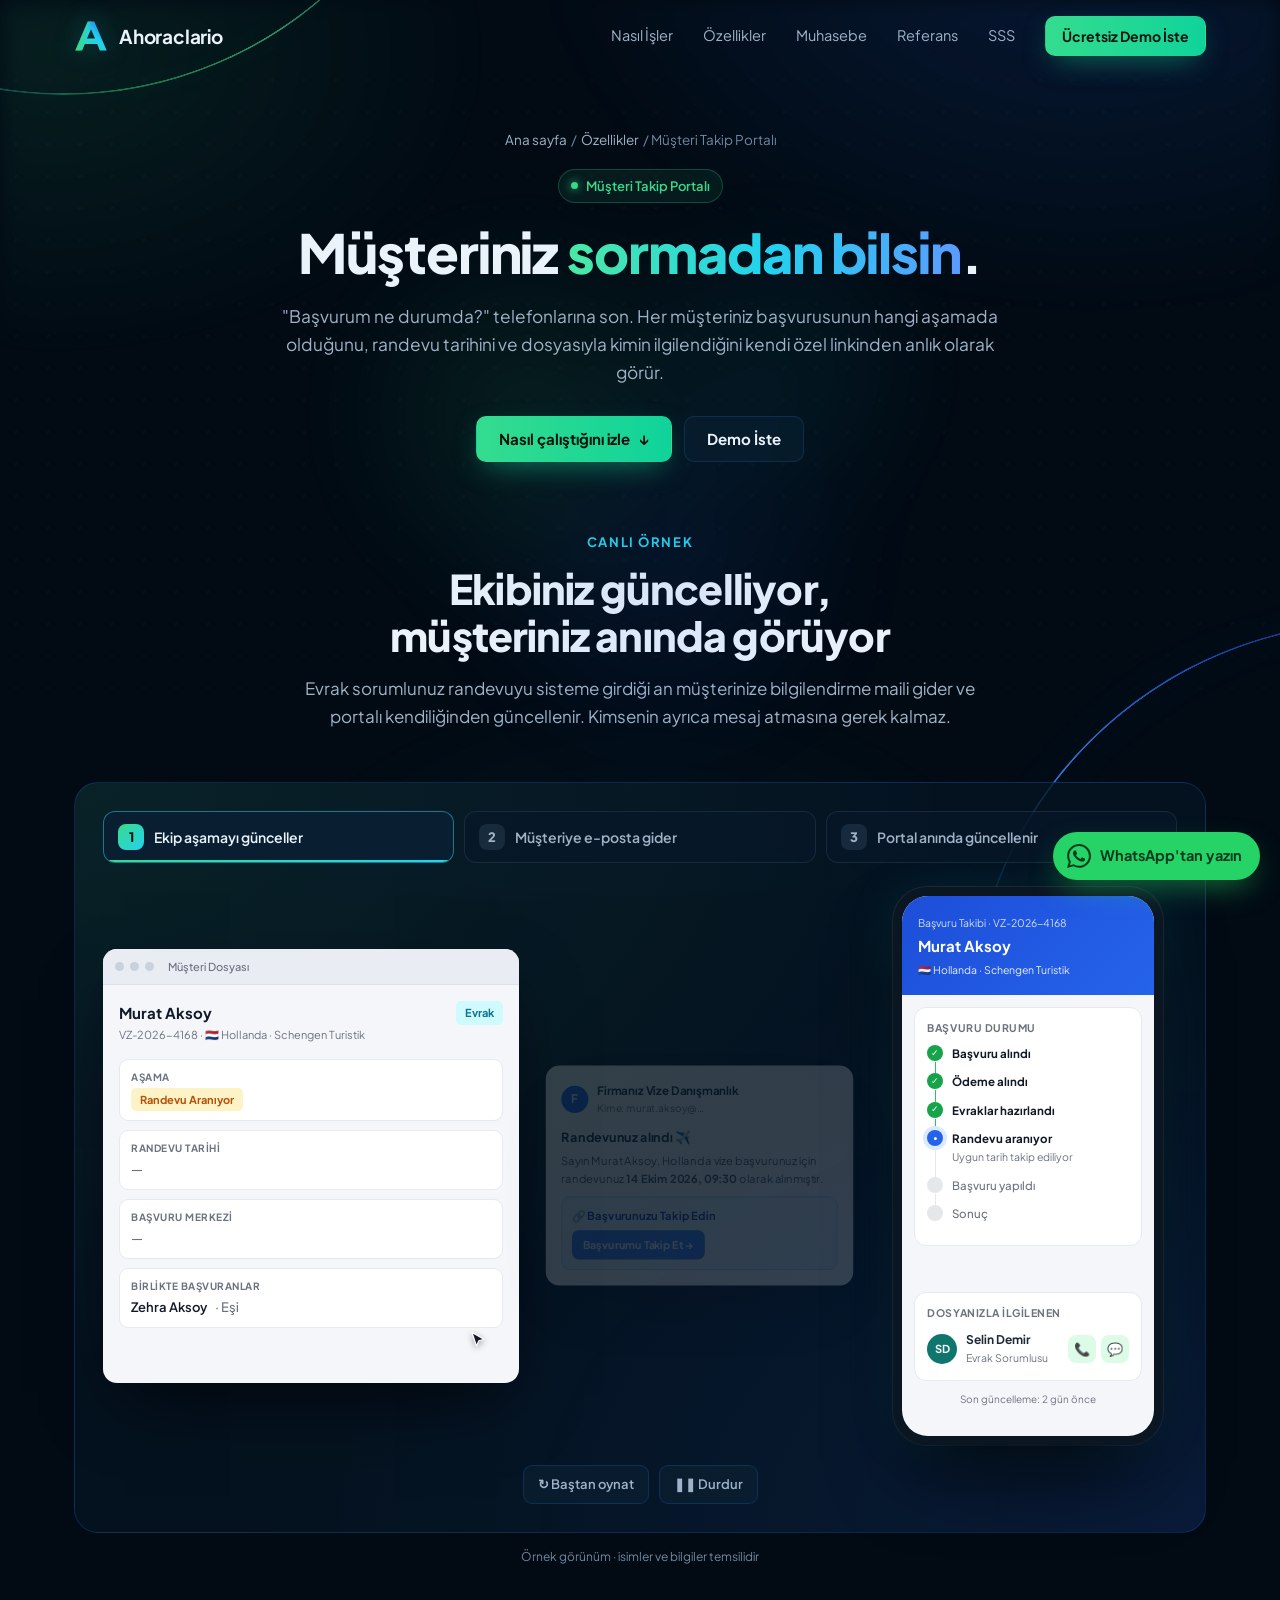
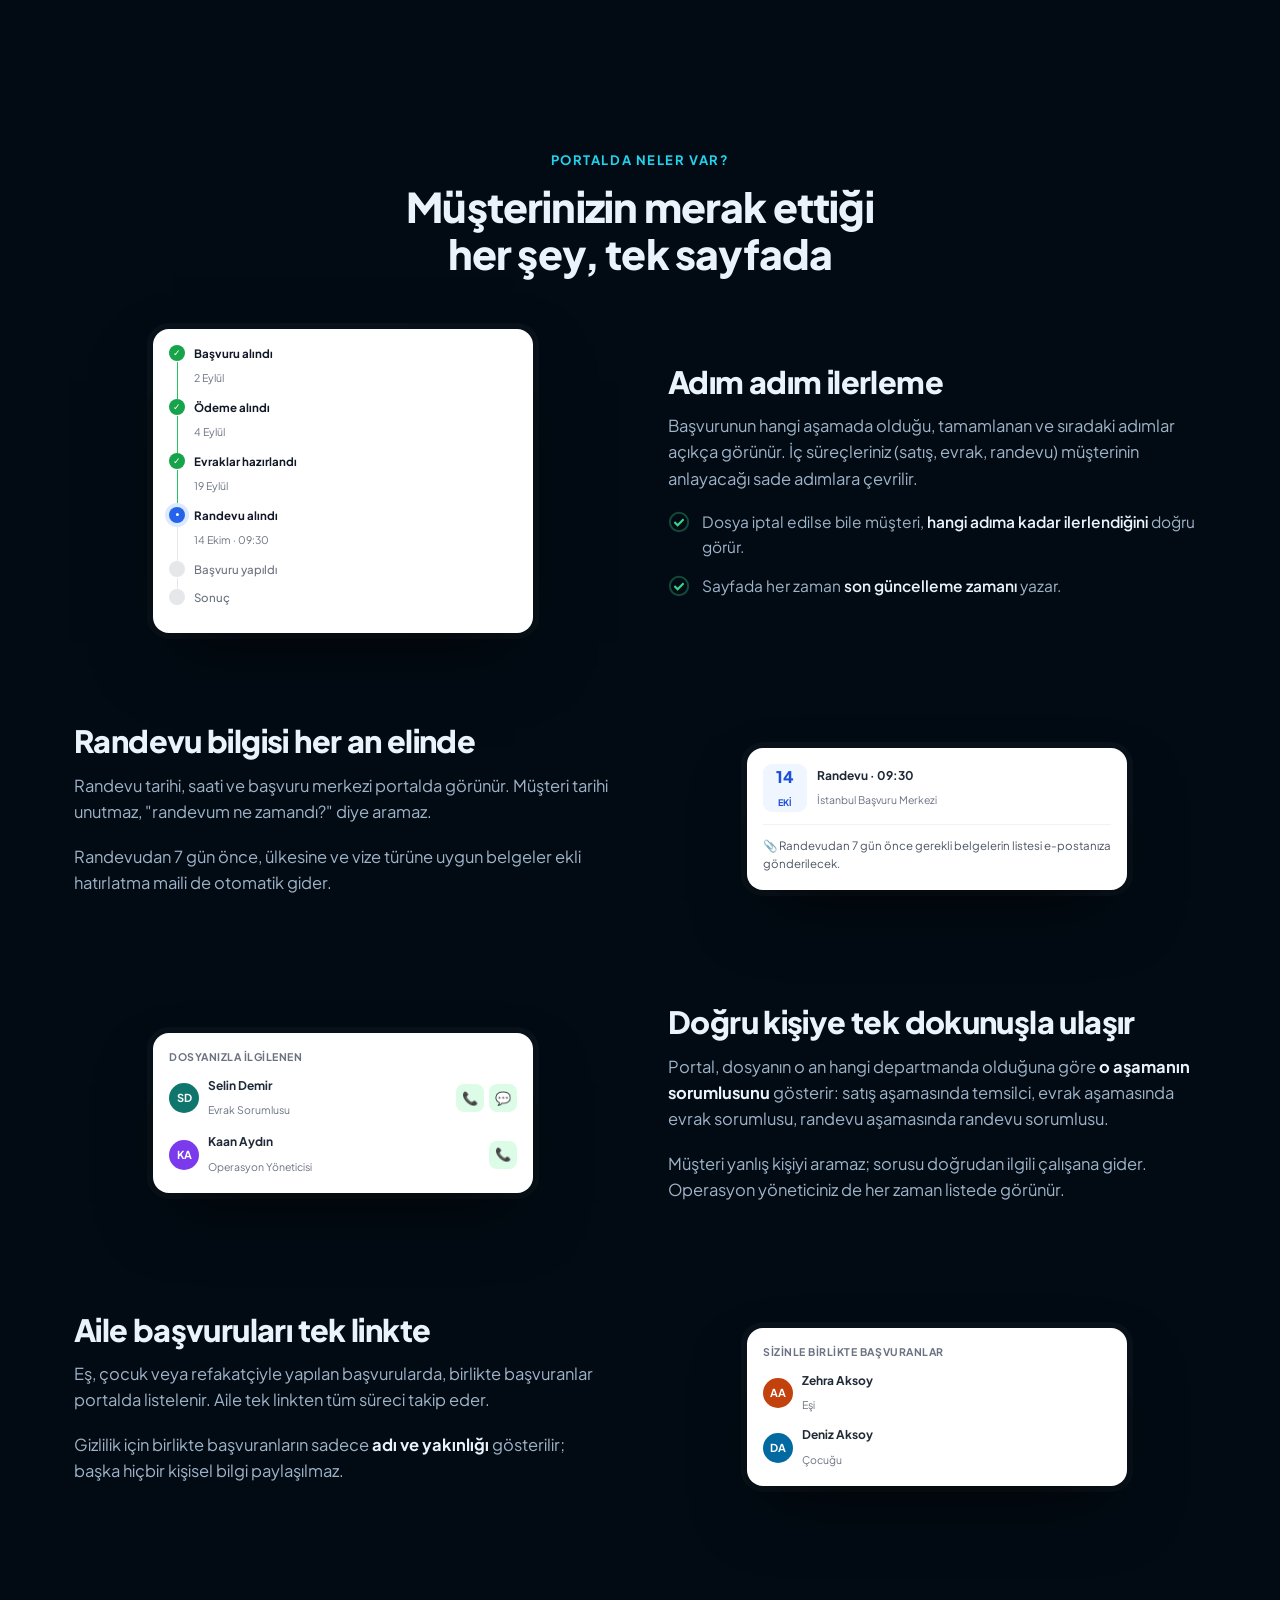
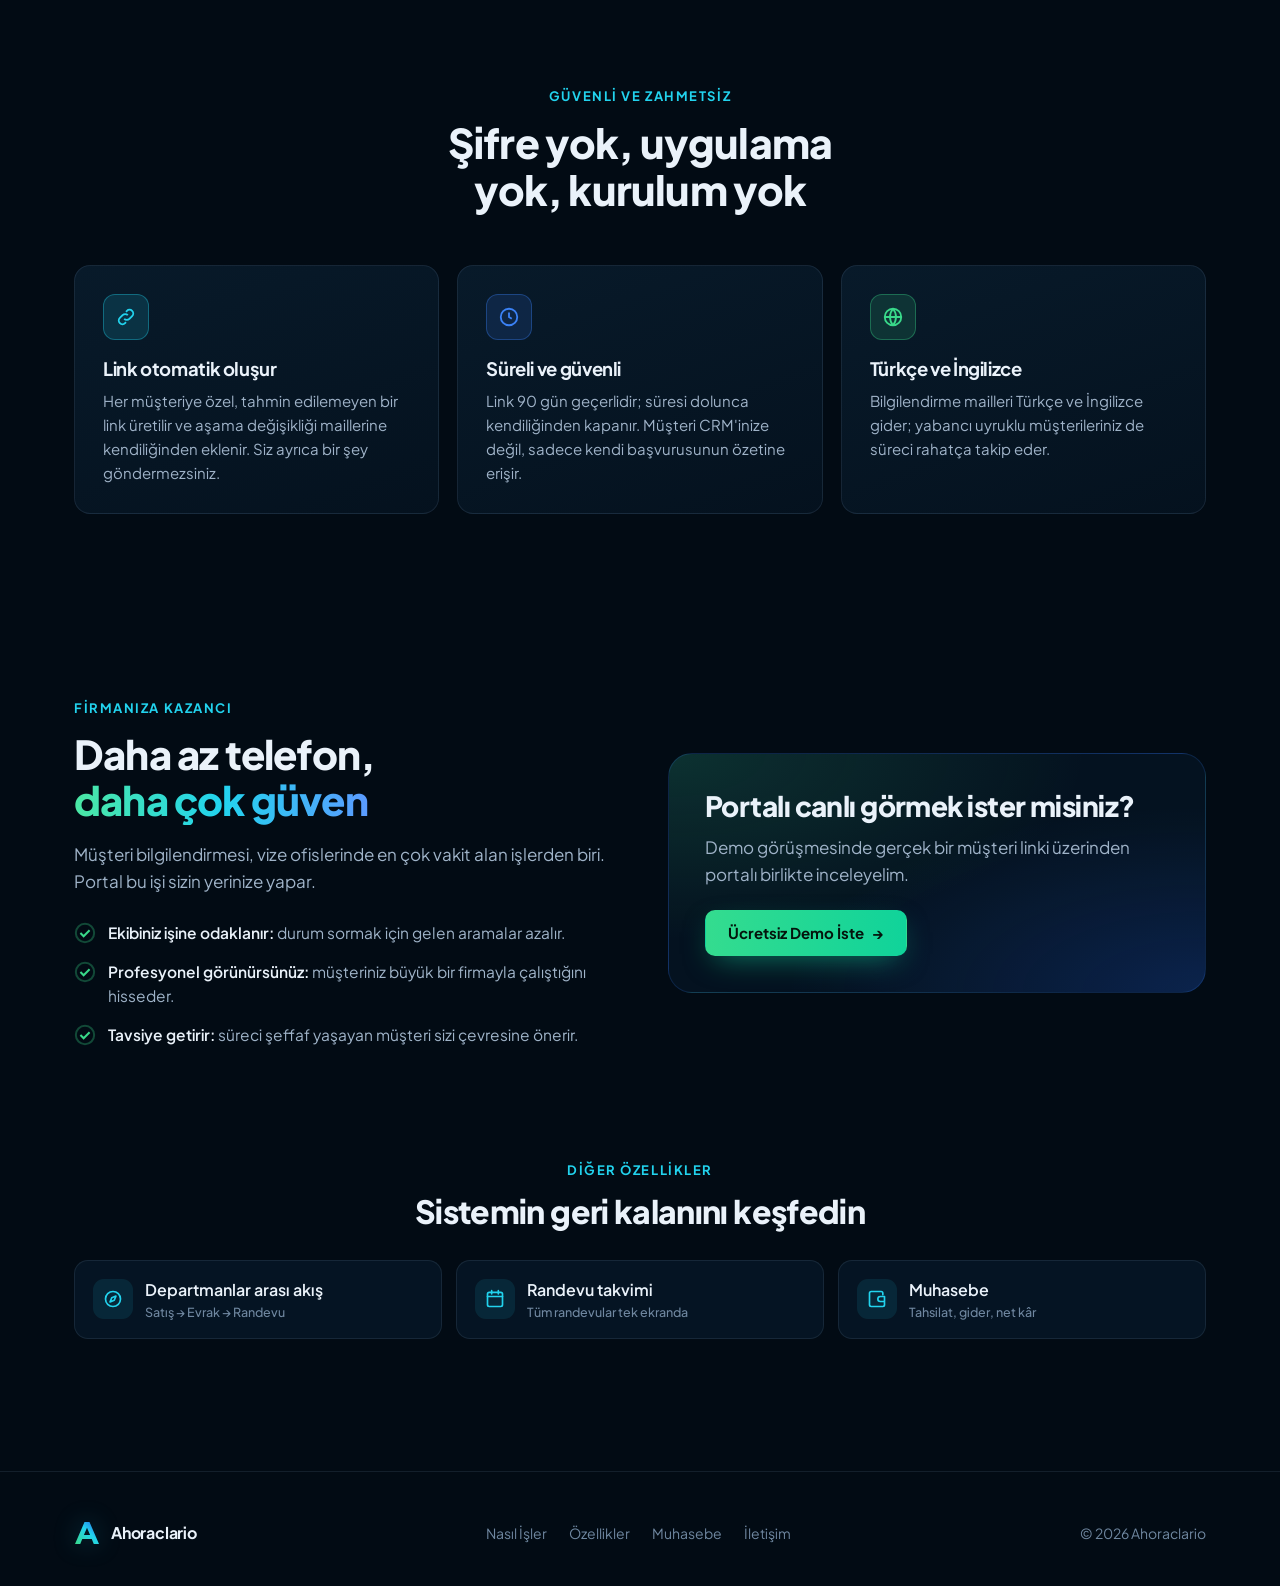
<file: musteri-portali.html>
<!DOCTYPE html>
<html lang="tr">
<head>
<meta charset="UTF-8">
<meta name="viewport" content="width=device-width, initial-scale=1">
<title>Müşteri Takip Portalı — Vize Başvurusu Takibi | Ahoraclario</title>
<meta name="description" content="Vize müşterileriniz başvurularının hangi aşamada olduğunu, randevu tarihini ve sorumlu kişiyi kendi takip linklerinden görsün. Aşama değişince otomatik e-posta, giriş gerektirmeyen güvenli link.">
<link rel="canonical" href="https://ahoraclario.github.io/musteri-portali.html">
<meta name="theme-color" content="#020B14">
<meta property="og:type" content="website">
<meta property="og:title" content="Müşteri Takip Portalı — Ahoraclario">
<meta property="og:description" content="Müşteriniz sormadan bilsin: başvuru durumu, randevu ve sorumlu kişi tek linkte.">
<meta property="og:url" content="https://ahoraclario.github.io/musteri-portali.html">
<meta property="og:locale" content="tr_TR">
<meta property="og:site_name" content="Ahoraclario">
<meta property="og:image" content="https://ahoraclario.github.io/og-image.jpg">
<meta property="og:image:width" content="1200">
<meta property="og:image:height" content="630">
<meta property="og:image:alt" content="Ahoraclario: vize operasyonunuza özel CRM">
<meta name="twitter:card" content="summary_large_image">
<meta name="twitter:title" content="Müşteri Takip Portalı — Ahoraclario">
<meta name="twitter:description" content="Müşteriniz sormadan bilsin: başvuru durumu, randevu ve sorumlu kişi tek linkte.">
<meta name="twitter:image" content="https://ahoraclario.github.io/og-image.jpg">
<link rel="icon" href="data:image/svg+xml,%3Csvg xmlns='http://www.w3.org/2000/svg' viewBox='0 0 52 52'%3E%3Cdefs%3E%3ClinearGradient id='g' x1='0' y1='1' x2='1' y2='0'%3E%3Cstop offset='0' stop-color='%2339D98A'/%3E%3Cstop offset='.55' stop-color='%2322D3EE'/%3E%3Cstop offset='1' stop-color='%232563EB'/%3E%3C/linearGradient%3E%3C/defs%3E%3Cpath d='M21 4h10l19 44H39.5l-4-9.8H16.5l-4 9.8H2L21 4Zm5 11.5L19.8 30h12.4L26 15.5Z' fill='url(%23g)'/%3E%3C/svg%3E">
<script>
/* Windows bayrak emojilerini göstermez ("GR" yazar); gerekiyorsa bayrak fontu yüklenir.
   country-flag-emoji-polyfill (MIT, TalkJS) temel alınmıştır. */
(()=>{const f='"Twemoji Mozilla","Apple Color Emoji","Segoe UI Emoji","Segoe UI Symbol","Noto Color Emoji",sans-serif';
const t=e=>{const c=document.createElement('canvas');c.width=c.height=1;const x=c.getContext('2d',{willReadFrequently:true});x.textBaseline='top';x.font='100px '+f;x.scale(.01,.01);
const p=k=>{x.clearRect(0,0,100,100);x.fillStyle=k;x.fillText(e,0,0);return x.getImageData(0,0,1,1).data.join(',')};const w=p('#fff'),b=p('#000');return b===w&&!b.startsWith('0,0,0,')};
try{if(t('\u{1F60A}')&&!t('\u{1F1E8}\u{1F1ED}')){const s=document.createElement('style');s.textContent="@font-face{font-family:'Twemoji Country Flags';unicode-range:U+1F1E6-1F1FF,U+1F3F4,U+E0062-E0063,U+E0065,U+E0067,U+E006C,U+E006E,U+E0073-E0074,U+E0077,U+E007F;src:url('https://cdn.jsdelivr.net/npm/country-flag-emoji-polyfill@0.1.10/dist/TwemojiCountryFlags.woff2') format('woff2');font-display:swap}";document.head.appendChild(s)}}catch(e){}})();
</script>
<link rel="preconnect" href="https://fonts.googleapis.com">
<link rel="preconnect" href="https://fonts.gstatic.com" crossorigin>
<link href="https://fonts.googleapis.com/css2?family=Plus+Jakarta+Sans:wght@400;500;600;700;800&display=swap" rel="stylesheet">
<link rel="stylesheet" href="site.css?v=20260930d">
<style>
/* Durdur: tüm CSS animasyonları da olduğu yerde donar */
.demo.is-paused *,.demo.is-paused *::before,.demo.is-paused *::after{animation-play-state:paused!important}
</style>
<script type="application/ld+json">
{"@context": "https://schema.org", "@type": "BreadcrumbList", "itemListElement": [{"@type": "ListItem", "position": 1, "name": "Ana sayfa", "item": "https://ahoraclario.github.io/"}, {"@type": "ListItem", "position": 2, "name": "Müşteri Takip Portalı", "item": "https://ahoraclario.github.io/musteri-portali.html"}]}
</script>
</head>
<body>

<div class="bg" aria-hidden="true">
  <div class="bg-glow"></div><div class="bg-grid"></div>
  <div class="arc arc-tl"><i></i></div><div class="arc arc-br"><i></i></div>
</div>

<header class="nav" id="nav">
  <div class="wrap">
    <a href="index.html" class="brand" aria-label="Ahoraclario ana sayfa">
      <svg viewBox="0 0 52 52" aria-hidden="true"><defs><linearGradient id="bA" x1="0" y1="1" x2="1" y2="0"><stop offset="0" stop-color="#39D98A"/><stop offset=".55" stop-color="#22D3EE"/><stop offset="1" stop-color="#2563EB"/></linearGradient></defs><path d="M21 4h10l19 44H39.5l-4-9.8H16.5l-4 9.8H2L21 4Zm5 11.5L19.8 30h12.4L26 15.5Z" fill="url(#bA)"/><path d="M2 48 21 4h5L8.5 48Z" fill="#39D98A" opacity=".55"/></svg>
      Ahoraclario
    </a>
    <nav class="nav-links" id="navLinks" aria-label="Ana menü">
      <a href="index.html#akis">Nasıl İşler</a>
      <a href="index.html#ozellikler">Özellikler</a>
      <a href="index.html#muhasebe">Muhasebe</a>
      <a href="index.html#referans">Referans</a>
      <a href="index.html#sss">SSS</a>
      <a href="index.html#iletisim" class="btn btn-primary btn-sm">Ücretsiz Demo İste</a>
    </nav>
    <button class="menu-btn" id="menuBtn" aria-label="Menüyü aç" aria-expanded="false" aria-controls="navLinks">
      <svg width="20" height="20" viewBox="0 0 24 24" fill="none" stroke="currentColor" stroke-width="2"><path d="M4 7h16M4 12h16M4 17h16"/></svg>
    </button>
  </div>
</header>

<main>
<section class="page-hero" aria-labelledby="h-hero">
  <div class="wrap">
    <div class="crumb"><a href="index.html">Ana sayfa</a> / <a href="index.html#ozellikler">Özellikler</a> / Müşteri Takip Portalı</div>
    <span class="eyebrow"><span class="dot"></span>Müşteri Takip Portalı</span>
    <h1 id="h-hero">Müşteriniz <span class="grad">sormadan bilsin</span>.</h1>
    <p class="lead">"Başvurum ne durumda?" telefonlarına son. Her müşteriniz başvurusunun hangi aşamada olduğunu, randevu tarihini ve dosyasıyla kimin ilgilendiğini kendi özel linkinden anlık olarak görür.</p>
    <div class="hero-ctas">
      <a href="#canli" class="btn btn-primary">Nasıl çalıştığını izle <span aria-hidden="true">↓</span></a>
      <a href="index.html#iletisim" class="btn btn-ghost">Demo İste</a>
    </div>
  </div>
</section>

<section id="canli" style="padding-top:40px" aria-labelledby="h-demo">
  <div class="wrap">
    <div class="sec-head reveal">
      <div class="kicker">Canlı örnek</div>
      <h2 id="h-demo">Ekibiniz güncelliyor, müşteriniz anında görüyor</h2>
      <p>Evrak sorumlunuz randevuyu sisteme girdiği an müşterinize bilgilendirme maili gider ve portalı kendiliğinden güncellenir. Kimsenin ayrıca mesaj atmasına gerek kalmaz.</p>
    </div>

    <div class="demo reveal" id="demo">
      <div class="demo-steps" role="tablist" aria-label="Demo adımları">
        <button class="dstep" data-s="0" role="tab"><span class="n">1</span>Ekip aşamayı günceller<span class="bar"></span></button>
        <button class="dstep" data-s="1" role="tab"><span class="n">2</span>Müşteriye e-posta gider<span class="bar"></span></button>
        <button class="dstep" data-s="2" role="tab"><span class="n">3</span>Portal anında güncellenir<span class="bar"></span></button>
      </div>

      <div class="stage">
        <!-- CRM: müşteri dosyası -->
        <div class="win" id="crmWin" aria-label="CRM müşteri dosyası (örnek)">
          <div class="win-top"><i></i><i></i><i></i><b>Müşteri Dosyası</b></div>
          <div class="win-body">
            <div class="file-h"><div><b>Murat Aksoy</b><small>VZ-2026-4168 · 🇳🇱 Hollanda · Schengen Turistik</small></div><span class="st c" style="background:#CFFAFE;color:#0E7490">Evrak</span></div>
            <div class="ffield" id="fStage"><label>AŞAMA</label><div class="v" id="vStage"><span class="st a" style="background:#FEF3C7;color:#B45309">Randevu Aranıyor</span></div></div>
            <div class="ffield" id="fDate"><label>RANDEVU TARİHİ</label><div class="v" id="vDate" style="color:#6B7280;font-weight:500">—</div></div>
            <div class="ffield" id="fCenter"><label>BAŞVURU MERKEZİ</label><div class="v" id="vCenter" style="color:#6B7280;font-weight:500">—</div></div>
            <div class="ffield"><label>BİRLİKTE BAŞVURANLAR</label><div class="v">Zehra Aksoy <span style="color:#6B7280;font-weight:500">· Eşi</span></div></div>
            <div style="height:30px"></div>
          </div>
          <div class="w-toast" id="crmToast">✓ Aşama güncellendi · müşteriye e-posta gönderildi</div>
          <svg class="cursor" id="cursor" viewBox="0 0 24 24" style="left:88%;top:88%"><path d="M4 2l16 9-7 2-3 7z" fill="#111827" stroke="#fff" stroke-width="1.5" stroke-linejoin="round"/></svg>
        </div>

        <!-- E-posta -->
        <div class="mail" id="mail" aria-label="Müşteriye giden bilgilendirme e-postası (örnek)">
          <div class="from"><span>F</span><div><b>Firmanız Vize Danışmanlık</b><small>Kime: murat.aksoy@…</small></div></div>
          <h5>Randevunuz alındı ✈️</h5>
          <p>Sayın Murat Aksoy, Hollanda vize başvurunuz için randevunuz <b>14 Ekim 2026, 09:30</b> olarak alınmıştır.</p>
          <div class="box"><b>🔗 Başvurunuzu Takip Edin</b><span class="btnm">Başvurumu Takip Et →</span></div>
        </div>

        <!-- Portal -->
        <div class="phone2" aria-label="Müşteri portalı telefon görünümü (örnek)">
          <div class="scr">
            <div class="p-head"><small>Başvuru Takibi · VZ-2026-4168</small><b>Murat Aksoy</b><div class="meta">🇳🇱 Hollanda · Schengen Turistik</div></div>
            <div class="p-body">
              <div class="p-card">
                <h6>Başvuru durumu</h6>
                <div class="ps done"><i>✓</i><div><b>Başvuru alındı</b></div></div>
                <div class="ps done"><i>✓</i><div><b>Ödeme alındı</b></div></div>
                <div class="ps done"><i>✓</i><div><b>Evraklar hazırlandı</b></div></div>
                <div class="ps now" id="psAppt"><i>•</i><div><b id="psApptT">Randevu aranıyor</b><span id="psApptS">Uygun tarih takip ediliyor</span></div></div>
                <div class="ps todo" id="psApply"><i></i><div><b>Başvuru yapıldı</b></div></div>
                <div class="ps todo"><i></i><div><b>Sonuç</b></div></div>
              </div>
              <div class="p-card appt" id="pAppt"><div class="d">14<small>EKİ</small></div><div><b>Randevu · 09:30</b><span>İstanbul Başvuru Merkezi</span></div></div>
              <div class="p-card"><h6>Dosyanızla ilgilenen</h6>
                <div class="rep-row"><div class="av">SD</div><div><b>Selin Demir</b><span>Evrak Sorumlusu</span></div><div class="call"><em>📞</em><em>💬</em></div></div>
              </div>
              <div class="upd" id="pUpd">Son güncelleme: 2 gün önce</div>
            </div>
          </div>
        </div>
      </div>

      <div class="demo-ctrl"><button id="replay" type="button">↻ Baştan oynat</button><button id="pause" type="button">❚❚ Durdur</button></div>
    </div>
    <p class="demo-note" style="text-align:center;margin-top:14px">Örnek görünüm · isimler ve bilgiler temsilidir</p>
  </div>
</section>

<section aria-labelledby="h-what">
  <div class="wrap">
    <div class="sec-head reveal">
      <div class="kicker">Portalda neler var?</div>
      <h2 id="h-what">Müşterinizin merak ettiği her şey, tek sayfada</h2>
    </div>

    <div class="feat-row reveal">
      <div class="fr-visual"><div class="zoom">
        <div class="ps done"><i>✓</i><div><b>Başvuru alındı</b><span>2 Eylül</span></div></div>
        <div class="ps done"><i>✓</i><div><b>Ödeme alındı</b><span>4 Eylül</span></div></div>
        <div class="ps done"><i>✓</i><div><b>Evraklar hazırlandı</b><span>19 Eylül</span></div></div>
        <div class="ps now"><i>•</i><div><b>Randevu alındı</b><span>14 Ekim · 09:30</span></div></div>
        <div class="ps todo"><i></i><div><b>Başvuru yapıldı</b></div></div>
        <div class="ps todo"><i></i><div><b>Sonuç</b></div></div>
      </div></div>
      <div>
        <h3>Adım adım ilerleme</h3>
        <p>Başvurunun hangi aşamada olduğu, tamamlanan ve sıradaki adımlar açıkça görünür. İç süreçleriniz (satış, evrak, randevu) müşterinin anlayacağı sade adımlara çevrilir.</p>
        <ul class="checks">
          <li><svg viewBox="0 0 24 24" fill="none" stroke="currentColor" stroke-width="2.2"><circle cx="12" cy="12" r="10" opacity=".3"/><path d="m7 12 3.5 3.5L17 9"/></svg><span>Dosya iptal edilse bile müşteri, <b>hangi adıma kadar ilerlendiğini</b> doğru görür.</span></li>
          <li><svg viewBox="0 0 24 24" fill="none" stroke="currentColor" stroke-width="2.2"><circle cx="12" cy="12" r="10" opacity=".3"/><path d="m7 12 3.5 3.5L17 9"/></svg><span>Sayfada her zaman <b>son güncelleme zamanı</b> yazar.</span></li>
        </ul>
      </div>
    </div>

    <div class="feat-row rev reveal">
      <div class="fr-visual"><div class="zoom">
        <div class="appt show"><div class="d">14<small>EKİ</small></div><div><b>Randevu · 09:30</b><span>İstanbul Başvuru Merkezi</span></div></div>
        <div style="margin-top:12px;padding-top:12px;border-top:1px solid #F0F2F6;font-size:11.5px;color:#4B5563">📎 Randevudan 7 gün önce gerekli belgelerin listesi e-postanıza gönderilecek.</div>
      </div></div>
      <div>
        <h3>Randevu bilgisi her an elinde</h3>
        <p>Randevu tarihi, saati ve başvuru merkezi portalda görünür. Müşteri tarihi unutmaz, "randevum ne zamandı?" diye aramaz.</p>
        <p>Randevudan 7 gün önce, ülkesine ve vize türüne uygun belgeler ekli hatırlatma maili de otomatik gider.</p>
      </div>
    </div>

    <div class="feat-row reveal">
      <div class="fr-visual"><div class="zoom">
        <div style="font-size:10.5px;letter-spacing:.05em;color:#6B7280;font-weight:700;margin-bottom:10px">DOSYANIZLA İLGİLENEN</div>
        <div class="rep-row"><div class="av">SD</div><div><b>Selin Demir</b><span>Evrak Sorumlusu</span></div><div class="call"><em>📞</em><em>💬</em></div></div>
        <div style="height:12px"></div>
        <div class="rep-row"><div class="av" style="background:#7C3AED">KA</div><div><b>Kaan Aydın</b><span>Operasyon Yöneticisi</span></div><div class="call"><em>📞</em></div></div>
      </div></div>
      <div>
        <h3>Doğru kişiye tek dokunuşla ulaşır</h3>
        <p>Portal, dosyanın o an hangi departmanda olduğuna göre <b style="color:var(--text)">o aşamanın sorumlusunu</b> gösterir: satış aşamasında temsilci, evrak aşamasında evrak sorumlusu, randevu aşamasında randevu sorumlusu.</p>
        <p>Müşteri yanlış kişiyi aramaz; sorusu doğrudan ilgili çalışana gider. Operasyon yöneticiniz de her zaman listede görünür.</p>
      </div>
    </div>

    <div class="feat-row rev reveal">
      <div class="fr-visual"><div class="zoom">
        <div style="font-size:10.5px;letter-spacing:.05em;color:#6B7280;font-weight:700;margin-bottom:10px">SİZİNLE BİRLİKTE BAŞVURANLAR</div>
        <div class="rep-row" style="margin-bottom:10px"><div class="av" style="background:#C2410C">AA</div><div><b>Zehra Aksoy</b><span>Eşi</span></div></div>
        <div class="rep-row"><div class="av" style="background:#0369A1">DA</div><div><b>Deniz Aksoy</b><span>Çocuğu</span></div></div>
      </div></div>
      <div>
        <h3>Aile başvuruları tek linkte</h3>
        <p>Eş, çocuk veya refakatçiyle yapılan başvurularda, birlikte başvuranlar portalda listelenir. Aile tek linkten tüm süreci takip eder.</p>
        <p>Gizlilik için birlikte başvuranların sadece <b style="color:var(--text)">adı ve yakınlığı</b> gösterilir; başka hiçbir kişisel bilgi paylaşılmaz.</p>
      </div>
    </div>
  </div>
</section>

<section aria-labelledby="h-how">
  <div class="wrap">
    <div class="sec-head reveal">
      <div class="kicker">Güvenli ve zahmetsiz</div>
      <h2 id="h-how">Şifre yok, uygulama yok, kurulum yok</h2>
    </div>
    <div class="grid3">
      <div class="card reveal" style="--c:#22D3EE"><div class="ficon"><svg viewBox="0 0 24 24" fill="none" stroke="currentColor" stroke-width="2"><path d="M10 14a4 4 0 0 0 5.7 0l3-3a4 4 0 0 0-5.7-5.7l-1 1"/><path d="M14 10a4 4 0 0 0-5.7 0l-3 3a4 4 0 0 0 5.7 5.7l1-1"/></svg></div>
        <h3>Link otomatik oluşur</h3><p>Her müşteriye özel, tahmin edilemeyen bir link üretilir ve aşama değişikliği maillerine kendiliğinden eklenir. Siz ayrıca bir şey göndermezsiniz.</p></div>
      <div class="card reveal" style="--c:#3B82F6"><div class="ficon"><svg viewBox="0 0 24 24" fill="none" stroke="currentColor" stroke-width="2"><circle cx="12" cy="12" r="9"/><path d="M12 7v5l3 2"/></svg></div>
        <h3>Süreli ve güvenli</h3><p>Link 90 gün geçerlidir; süresi dolunca kendiliğinden kapanır. Müşteri CRM'inize değil, sadece kendi başvurusunun özetine erişir.</p></div>
      <div class="card reveal" style="--c:#39D98A"><div class="ficon"><svg viewBox="0 0 24 24" fill="none" stroke="currentColor" stroke-width="2"><circle cx="12" cy="12" r="9"/><path d="M3 12h18M12 3a14 14 0 0 1 0 18M12 3a14 14 0 0 0 0 18"/></svg></div>
        <h3>Türkçe ve İngilizce</h3><p>Bilgilendirme mailleri Türkçe ve İngilizce gider; yabancı uyruklu müşterileriniz de süreci rahatça takip eder.</p></div>
    </div>
  </div>
</section>

<section aria-labelledby="h-gain">
  <div class="wrap split">
    <div class="reveal">
      <div class="sec-head" style="text-align:left;margin:0"><div class="kicker">Firmanıza kazancı</div></div>
      <h2 id="h-gain">Daha az telefon, <span class="grad">daha çok güven</span></h2>
      <p class="lead">Müşteri bilgilendirmesi, vize ofislerinde en çok vakit alan işlerden biri. Portal bu işi sizin yerinize yapar.</p>
      <ul class="checks">
        <li><svg viewBox="0 0 24 24" fill="none" stroke="currentColor" stroke-width="2.2"><circle cx="12" cy="12" r="10" opacity=".3"/><path d="m7 12 3.5 3.5L17 9"/></svg><span><b>Ekibiniz işine odaklanır:</b> durum sormak için gelen aramalar azalır.</span></li>
        <li><svg viewBox="0 0 24 24" fill="none" stroke="currentColor" stroke-width="2.2"><circle cx="12" cy="12" r="10" opacity=".3"/><path d="m7 12 3.5 3.5L17 9"/></svg><span><b>Profesyonel görünürsünüz:</b> müşteriniz büyük bir firmayla çalıştığını hisseder.</span></li>
        <li><svg viewBox="0 0 24 24" fill="none" stroke="currentColor" stroke-width="2.2"><circle cx="12" cy="12" r="10" opacity=".3"/><path d="m7 12 3.5 3.5L17 9"/></svg><span><b>Tavsiye getirir:</b> süreci şeffaf yaşayan müşteri sizi çevresine önerir.</span></li>
      </ul>
    </div>
    <div class="cta-band reveal" style="margin:0;text-align:left;padding:36px">
      <h2 style="font-size:28px">Portalı canlı görmek ister misiniz?</h2>
      <p style="margin:12px 0 22px">Demo görüşmesinde gerçek bir müşteri linki üzerinden portalı birlikte inceleyelim.</p>
      <a href="index.html#iletisim" class="btn btn-primary">Ücretsiz Demo İste <span aria-hidden="true">→</span></a>
    </div>
  </div>
</section>

<section aria-labelledby="h-more" style="padding-top:20px">
  <div class="wrap">
    <div class="sec-head reveal" style="margin-bottom:30px">
      <div class="kicker">Diğer özellikler</div>
      <h2 id="h-more" style="font-size:clamp(24px,2.6vw,32px)">Sistemin geri kalanını keşfedin</h2>
    </div>
    <div class="more-grid reveal">
      <a href="is-akisi.html"><span><svg class="ico" viewBox="0 0 24 24" aria-hidden="true"><circle cx="12" cy="12" r="9"/><path d="m15.5 8.5-2 5-5 2 2-5z"/></svg></span><div>Departmanlar arası akış<small>Satış → Evrak → Randevu</small></div></a>
      <a href="index.html#ozellikler"><span><svg class="ico" viewBox="0 0 24 24" aria-hidden="true"><rect x="3" y="4" width="18" height="17" rx="2"/><path d="M3 9h18M8 2v4M16 2v4"/></svg></span><div>Randevu takvimi<small>Tüm randevular tek ekranda</small></div></a>
      <a href="muhasebe.html"><span><svg class="ico" viewBox="0 0 24 24" aria-hidden="true"><path d="M19 7V5a2 2 0 0 0-2-2H5a2 2 0 0 0-2 2v14a2 2 0 0 0 2 2h14a2 2 0 0 0 2-2v-3"/><path d="M21 9h-5a3 3 0 0 0 0 6h5z"/></svg></span><div>Muhasebe<small>Tahsilat, gider, net kâr</small></div></a>
    </div>
  </div>
</section>
</main>

<footer>
  <div class="wrap">
    <div class="brand" style="font-size:16px;color:var(--text)">
      <svg viewBox="0 0 52 52" style="width:26px;height:26px" aria-hidden="true"><path d="M21 4h10l19 44H39.5l-4-9.8H16.5l-4 9.8H2L21 4Zm5 11.5L19.8 30h12.4L26 15.5Z" fill="url(#bA)"/></svg>
      Ahoraclario
    </div>
    <div class="links">
      <a href="index.html#akis">Nasıl İşler</a><a href="index.html#ozellikler">Özellikler</a><a href="index.html#muhasebe">Muhasebe</a><a href="index.html#iletisim">İletişim</a>
    </div>
    <div>© <span id="year">2026</span> Ahoraclario</div>
  </div>
</footer>

<a class="wa-fab" href="https://wa.me/905514089810?text=Merhaba%20Samet%2C%20vize%20dan%C4%B1%C5%9Fmanl%C4%B1k%20CRM%27i%20hakk%C4%B1nda%20bilgi%20almak%20istiyorum." target="_blank" rel="noopener" aria-label="WhatsApp'tan yazın"><svg viewBox="0 0 24 24" aria-hidden="true"><path fill="currentColor" d="M17.472 14.382c-.297-.149-1.758-.867-2.03-.967-.273-.099-.471-.148-.67.15-.197.297-.767.966-.94 1.164-.173.199-.347.223-.644.075-.297-.15-1.255-.463-2.39-1.475-.883-.788-1.48-1.761-1.653-2.059-.173-.297-.018-.458.13-.606.134-.133.298-.347.446-.52.149-.174.198-.298.298-.497.099-.198.05-.371-.025-.52-.075-.149-.669-1.612-.916-2.207-.242-.579-.487-.5-.669-.51-.173-.008-.371-.01-.57-.01-.198 0-.52.074-.792.372-.272.297-1.04 1.016-1.04 2.479 0 1.462 1.065 2.875 1.213 3.074.149.198 2.096 3.2 5.077 4.487.709.306 1.262.489 1.694.625.712.227 1.36.195 1.871.118.571-.085 1.758-.719 2.006-1.413.248-.694.248-1.289.173-1.413-.074-.124-.272-.198-.57-.347m-5.421 7.403h-.004a9.87 9.87 0 01-5.031-1.378l-.361-.214-3.741.982.998-3.648-.235-.374a9.86 9.86 0 01-1.51-5.26c.001-5.45 4.436-9.884 9.888-9.884 2.64 0 5.122 1.03 6.988 2.898a9.825 9.825 0 012.893 6.994c-.003 5.45-4.437 9.884-9.885 9.884m8.413-18.297A11.815 11.815 0 0012.05 0C5.495 0 .16 5.335.157 11.892c0 2.096.547 4.142 1.588 5.945L.057 24l6.305-1.654a11.882 11.882 0 005.683 1.448h.005c6.554 0 11.89-5.335 11.893-11.893a11.821 11.821 0 00-3.48-8.413Z"/></svg><span>WhatsApp'tan yazın</span></a>

<script>
// Menü (mobil), kaydırınca üst çubuk, görünür olunca giriş animasyonu
const nav = document.getElementById('nav'), menuBtn = document.getElementById('menuBtn'), links = document.getElementById('navLinks');
menuBtn.addEventListener('click', () => { const o = links.classList.toggle('open'); menuBtn.setAttribute('aria-expanded', o); });
links.addEventListener('click', e => { if(e.target.closest('a')){ links.classList.remove('open'); menuBtn.setAttribute('aria-expanded', false); } });
const onScroll = () => nav.classList.toggle('scrolled', scrollY > 10); addEventListener('scroll', onScroll, { passive:true }); onScroll();
if('IntersectionObserver' in window){
  const io = new IntersectionObserver(es => es.forEach(x => { if(x.isIntersecting){ x.target.classList.add('in'); io.unobserve(x.target); } }), { threshold:.12 });
  document.querySelectorAll('.reveal').forEach(el => io.observe(el));
} else document.querySelectorAll('.reveal').forEach(el => el.classList.add('in'));
document.getElementById('year').textContent = new Date().getFullYear();
</script>
<script>
// ── Canlı demo: aşama güncelle → e-posta → portal ──
(() => {
  const $ = id => document.getElementById(id);
  const steps = [...document.querySelectorAll('.dstep')];
  const win = $('crmWin'), cur = $('cursor');
  const reduce = matchMedia('(prefers-reduced-motion: reduce)').matches;
  // Duraklatılabilir zamanlayıcı: "Durdur"da bekleyen her adım olduğu yerde donar,
  // "Devam et"te kalan süresiyle kaldığı yerden sürer.
  const T = (() => {
    let list = [], pausedAt = null, offset = 0;
    const now = () => (pausedAt ?? performance.now()) - offset;
    const arm = t => { t.id = setTimeout(() => { list = list.filter(x => x !== t); t.fn(); }, Math.max(0, t.due - now())); };
    return {
      now,
      add(fn, ms){ const t = { fn, due: now() + ms }; list.push(t); if(pausedAt === null) arm(t); },
      clear(){ list.forEach(t => clearTimeout(t.id)); list = []; },
      pause(){ if(pausedAt !== null) return; pausedAt = performance.now(); list.forEach(t => clearTimeout(t.id)); },
      resume(){ if(pausedAt === null) return; offset += performance.now() - pausedAt; pausedAt = null; list.forEach(arm); },
    };
  })();
  let current = -1;
  const later = (fn, ms) => T.add(fn, ms);
  const clear = () => T.clear();
  const moveCursor = (el, dx = .7, dy = .6) => {
    const w = win.getBoundingClientRect(), r = el.getBoundingClientRect();
    cur.style.left = (r.left - w.left + r.width * dx) + 'px';
    cur.style.top = (r.top - w.top + r.height * dy) + 'px';
  };
  const click = () => { cur.classList.add('click'); later(() => cur.classList.remove('click'), 160); };
  const type = (el, text, ms, done) => {
    el.style.color = '#111827'; el.style.fontWeight = '600'; el.textContent = ''; el.classList.add('typing');
    let i = 0; const tick = () => { el.textContent = text.slice(0, ++i); if(i < text.length) later(tick, ms); else { el.classList.remove('typing'); done && done(); } };
    tick();
  };
  function reset(){
    $('vStage').innerHTML = '<span class="st a" style="background:#FEF3C7;color:#B45309">Randevu Aranıyor</span>';
    ['vDate','vCenter'].forEach(id => { const e = $(id); e.textContent = '—'; e.style.color = '#6B7280'; e.style.fontWeight = '500'; e.classList.remove('typing'); });
    ['fStage','fDate','fCenter'].forEach(id => $(id).classList.remove('hl'));
    $('crmToast').classList.remove('show'); $('mail').classList.remove('show');
    $('psAppt').className = 'ps now'; $('psApptT').textContent = 'Randevu aranıyor'; $('psApptS').textContent = 'Uygun tarih takip ediliyor';
    $('pAppt').classList.remove('show'); $('pUpd').textContent = 'Son güncelleme: 2 gün önce'; $('pUpd').classList.remove('flash');
    cur.style.left = '88%'; cur.style.top = '88%';
  }
  function mark(i, dur){
    steps.forEach((s, k) => { s.classList.toggle('on', k === i); s.classList.toggle('done', k < i); s.setAttribute('aria-selected', k === i); });
    const b = steps[i].querySelector('.bar'); b.style.animation = 'none'; b.offsetWidth; b.style.animation = ''; steps[i].style.setProperty('--dur', dur + 'ms');
  }
  const scenes = [
    { dur: 5200, run(){                                   // 1) Evrak sorumlusu randevuyu girer
      reset();
      later(() => { moveCursor($('fDate')); }, 300);
      later(() => { click(); $('fDate').classList.add('hl'); type($('vDate'), '14 Ekim 2026 · 09:30', 55); }, 1250);
      later(() => { $('fDate').classList.remove('hl'); moveCursor($('fCenter')); }, 2600);
      later(() => { click(); $('fCenter').classList.add('hl'); type($('vCenter'), 'İstanbul Başvuru Merkezi', 40); }, 3300);
      later(() => { $('fCenter').classList.remove('hl'); moveCursor($('fStage')); }, 4450);
      later(() => { click(); $('fStage').classList.add('hl'); $('vStage').innerHTML = '<span class="st p" style="background:#EDE9FE;color:#6D28D9">Randevu Alındı</span>'; }, 5000);
    }},
    { dur: 2800, run(){                                   // 2) Otomatik e-posta
      $('fStage').classList.remove('hl'); $('crmToast').classList.add('show');
      later(() => $('mail').classList.add('show'), 500);
    }},
    { dur: 4200, run(){                                   // 3) Portal güncellenir
      $('crmToast').classList.remove('show');
      later(() => { $('psAppt').className = 'ps now'; $('psApptT').textContent = 'Randevu alındı'; $('psApptS').textContent = '14 Ekim · 09:30'; }, 300);
      later(() => $('pAppt').classList.add('show'), 800);
      later(() => { $('pUpd').textContent = 'Son güncelleme: az önce'; $('pUpd').classList.add('flash'); }, 1100);
    }},
  ];
  function play(i){
    clear(); current = i; mark(i, scenes[i].dur); scenes[i].run();
    later(() => play((i + 1) % scenes.length), scenes[i].dur + (i === scenes.length - 1 ? 1800 : 400));
  }
  // Doğrudan bir adıma atlarken önceki adımların sonucunu da uygula
  function jump(i){
    clear(); reset();
    if(i >= 1){ $('vDate').textContent = '14 Ekim 2026 · 09:30'; $('vCenter').textContent = 'İstanbul Başvuru Merkezi';
      ['vDate','vCenter'].forEach(id => { $(id).style.color = '#111827'; $(id).style.fontWeight = '600'; });
      $('vStage').innerHTML = '<span class="st p" style="background:#EDE9FE;color:#6D28D9">Randevu Alındı</span>'; }
    if(i >= 2) $('mail').classList.add('show');
    play(i);
  }
  // Durdurma: kullanıcı durdurduysa, sekme gizliyse ya da demo ekrandan çıktıysa her şey donar
  const demo = $('demo'), pauseBtn = $('pause');
  let userPaused = false, onScreen = false;
  function sync(){ const stop = userPaused || document.hidden || !onScreen; stop ? T.pause() : T.resume(); demo.classList.toggle('is-paused', stop); }
  function setPaused(p){ userPaused = p; pauseBtn.textContent = p ? '▶ Devam et' : '❚❚ Durdur'; pauseBtn.setAttribute('aria-pressed', p); sync(); }
  steps.forEach((s, i) => s.addEventListener('click', () => { jump(i); setPaused(false); }));
  $('replay').addEventListener('click', () => { jump(0); setPaused(false); });
  pauseBtn.addEventListener('click', () => setPaused(!userPaused));
  document.addEventListener('visibilitychange', sync);
  if(reduce){ onScreen = true; jump(2); setPaused(true); return; }
  let started = false;
  const seen = on => { onScreen = on; if(on && !started){ started = true; play(0); } sync(); };
  // Ekranda en az ~160px'i görünüyorsa oynar; tamamen kaydırılıp gidilince durur
  if('IntersectionObserver' in window) new IntersectionObserver(es => es.forEach(e => seen(e.isIntersecting && e.intersectionRect.height >= Math.min(160, e.boundingClientRect.height / 2))), { threshold:Array.from({ length:21 }, (_, k) => k / 20) }).observe(demo);
  else seen(true);
})();
</script>
</body>
</html>
</file>
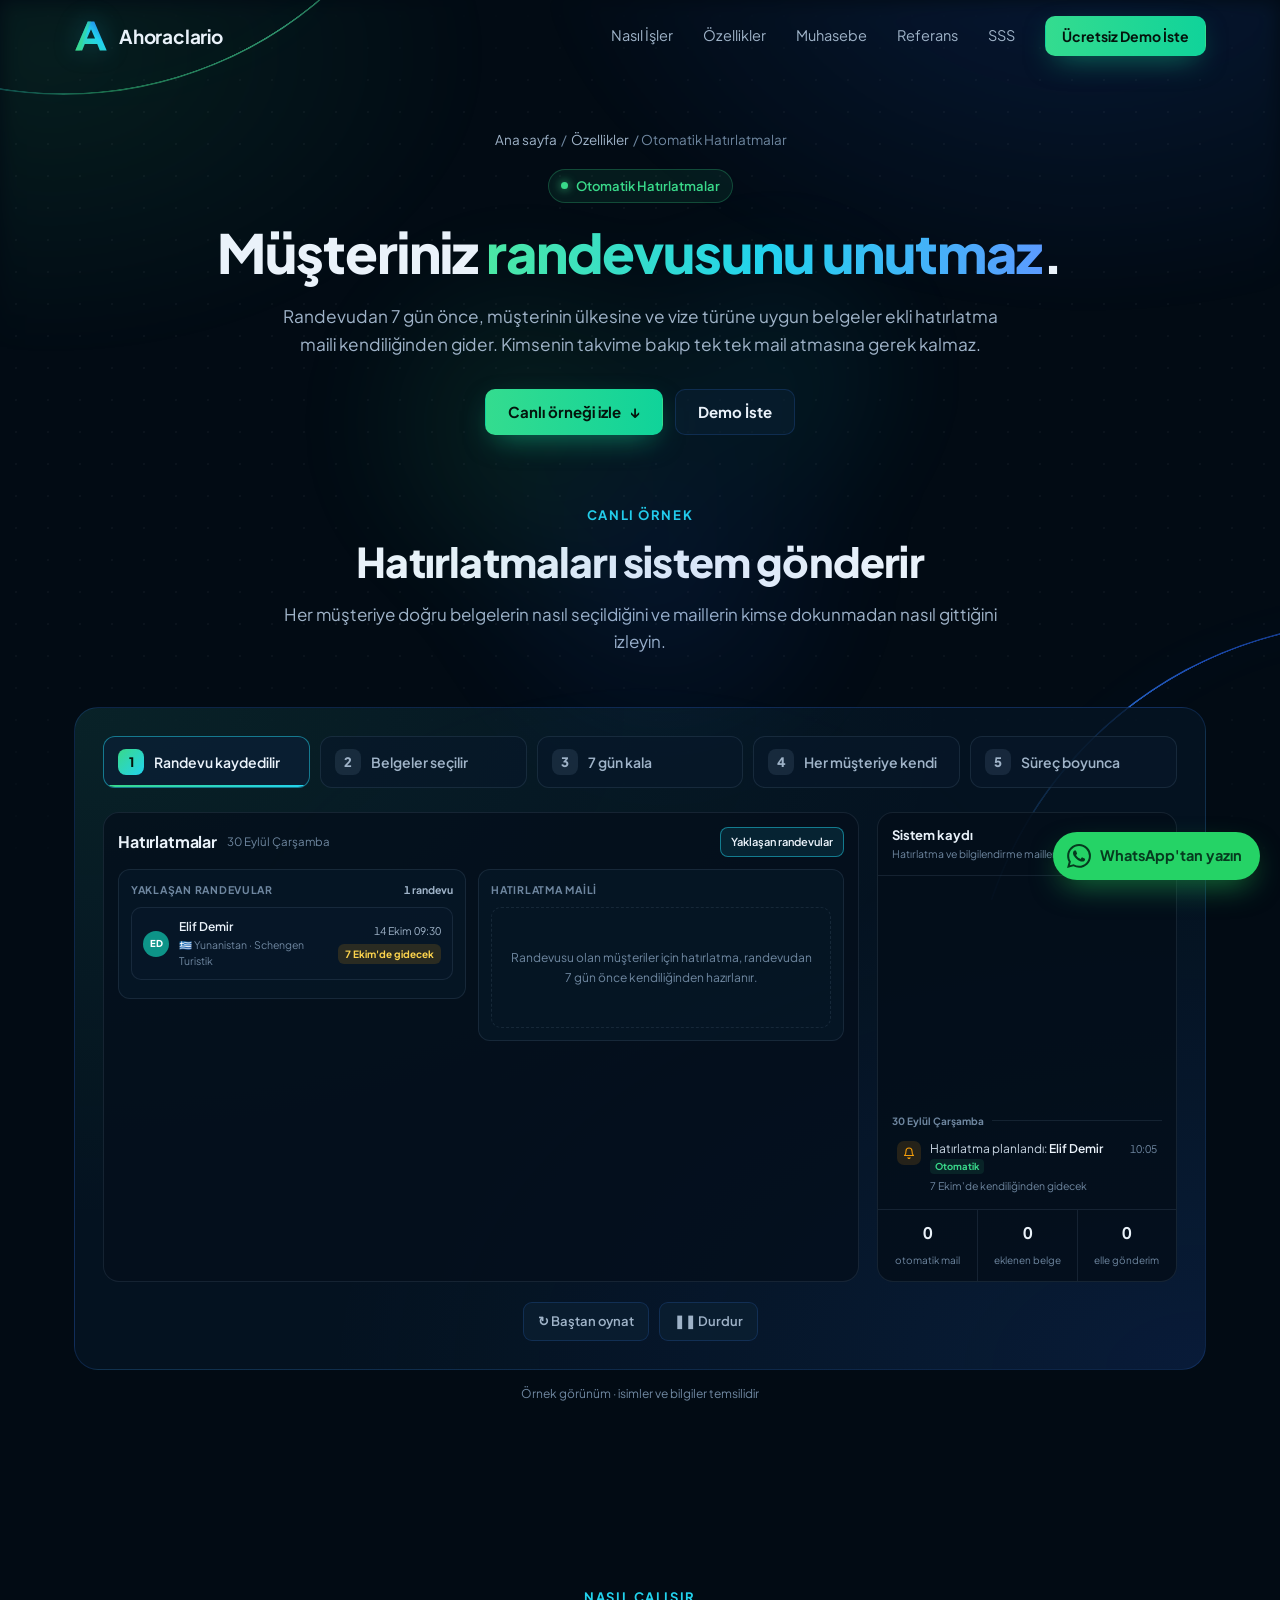
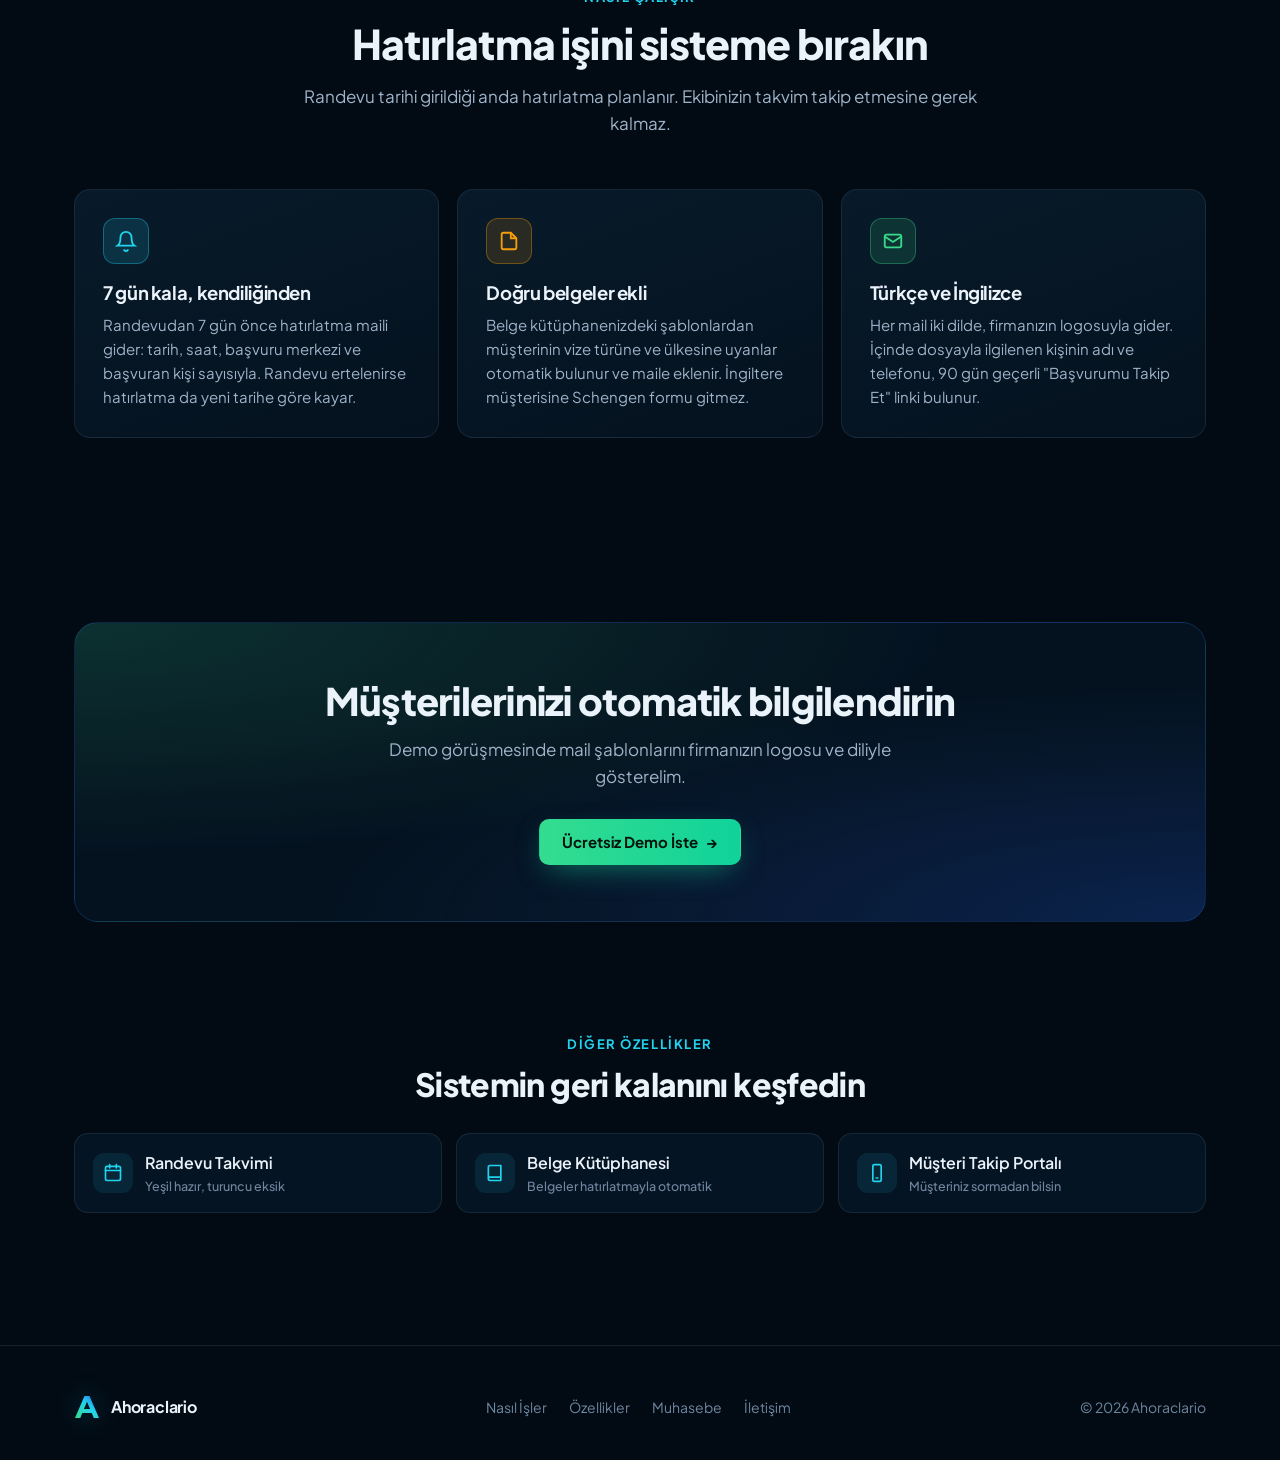
<file: otomatik-hatirlatmalar.html>
<!DOCTYPE html>
<html lang="tr">
<head>
<meta charset="UTF-8">
<meta name="viewport" content="width=device-width, initial-scale=1">
<title>Otomatik Randevu Hatırlatmaları — Vize Ofisi CRM | Ahoraclario</title>
<meta name="description" content="Vize ofisleri için otomatik hatırlatma: randevudan 7 gün önce, müşterinin ülkesine ve vize türüne uygun belgeler ekli Türkçe/İngilizce mail kendiliğinden gider. Her aşama değişikliğinde müşteri bilgilendirilir.">
<link rel="canonical" href="https://ahoraclario.github.io/otomatik-hatirlatmalar.html">
<meta name="theme-color" content="#020B14">
<meta property="og:type" content="website">
<meta property="og:title" content="Otomatik Hatırlatmalar — Ahoraclario">
<meta property="og:description" content="Randevudan 7 gün önce doğru belgelerle hatırlatma maili, kendiliğinden.">
<meta property="og:url" content="https://ahoraclario.github.io/otomatik-hatirlatmalar.html">
<meta property="og:locale" content="tr_TR">
<meta property="og:site_name" content="Ahoraclario">
<meta property="og:image" content="https://ahoraclario.github.io/og-image.jpg">
<meta property="og:image:width" content="1200">
<meta property="og:image:height" content="630">
<meta property="og:image:alt" content="Ahoraclario: vize operasyonunuza özel CRM">
<meta name="twitter:card" content="summary_large_image">
<meta name="twitter:title" content="Otomatik Hatırlatmalar — Ahoraclario">
<meta name="twitter:description" content="Randevudan 7 gün önce doğru belgelerle hatırlatma maili, kendiliğinden.">
<meta name="twitter:image" content="https://ahoraclario.github.io/og-image.jpg">
<link rel="icon" href="data:image/svg+xml,%3Csvg xmlns='http://www.w3.org/2000/svg' viewBox='0 0 52 52'%3E%3Cdefs%3E%3ClinearGradient id='g' x1='0' y1='1' x2='1' y2='0'%3E%3Cstop offset='0' stop-color='%2339D98A'/%3E%3Cstop offset='.55' stop-color='%2322D3EE'/%3E%3Cstop offset='1' stop-color='%232563EB'/%3E%3C/linearGradient%3E%3C/defs%3E%3Cpath d='M21 4h10l19 44H39.5l-4-9.8H16.5l-4 9.8H2L21 4Zm5 11.5L19.8 30h12.4L26 15.5Z' fill='url(%23g)'/%3E%3C/svg%3E">
<script>
/* Windows bayrak emojilerini göstermez ("GR" yazar); gerekiyorsa bayrak fontu yüklenir.
   country-flag-emoji-polyfill (MIT, TalkJS) temel alınmıştır. */
(()=>{const f='"Twemoji Mozilla","Apple Color Emoji","Segoe UI Emoji","Segoe UI Symbol","Noto Color Emoji",sans-serif';
const t=e=>{const c=document.createElement('canvas');c.width=c.height=1;const x=c.getContext('2d',{willReadFrequently:true});x.textBaseline='top';x.font='100px '+f;x.scale(.01,.01);
const p=k=>{x.clearRect(0,0,100,100);x.fillStyle=k;x.fillText(e,0,0);return x.getImageData(0,0,1,1).data.join(',')};const w=p('#fff'),b=p('#000');return b===w&&!b.startsWith('0,0,0,')};
try{if(t('\u{1F60A}')&&!t('\u{1F1E8}\u{1F1ED}')){const s=document.createElement('style');s.textContent="@font-face{font-family:'Twemoji Country Flags';unicode-range:U+1F1E6-1F1FF,U+1F3F4,U+E0062-E0063,U+E0065,U+E0067,U+E006C,U+E006E,U+E0073-E0074,U+E0077,U+E007F;src:url('https://cdn.jsdelivr.net/npm/country-flag-emoji-polyfill@0.1.10/dist/TwemojiCountryFlags.woff2') format('woff2');font-display:swap}";document.head.appendChild(s)}}catch(e){}})();
</script>
<link rel="preconnect" href="https://fonts.googleapis.com">
<link rel="preconnect" href="https://fonts.gstatic.com" crossorigin>
<link href="https://fonts.googleapis.com/css2?family=Plus+Jakarta+Sans:wght@400;500;600;700;800&display=swap" rel="stylesheet">
<link rel="stylesheet" href="site.css?v=20260930d">
<style>
/* Otomatik Hatırlatmalar sayfasına özel */
/* ── Canlı demo ortak stilleri ── */
.fb-wrap{display:grid;grid-template-columns:1fr 300px;gap:18px;align-items:stretch}
.fboard{position:relative;border-radius:16px;border:1px solid var(--border2);background:rgba(4,15,27,.75);padding:14px;overflow:hidden;min-height:470px}
.app-t{display:flex;align-items:center;gap:10px;flex-wrap:wrap;margin-bottom:12px}
.app-t b{font-size:16px;letter-spacing:-.01em}
.app-t small{color:var(--faint);font-size:11.5px}
.app-t .r{margin-left:auto;display:flex;gap:6px;flex-wrap:wrap}
.pill{display:inline-flex;align-items:center;gap:6px;font-size:11px;font-weight:600;color:var(--muted);padding:5px 10px;border-radius:8px;border:1px solid var(--border2);background:rgba(11,32,51,.6);transition:color .35s,background .35s,border-color .35s,box-shadow .35s;white-space:nowrap}
.pill.on{color:var(--text);background:rgba(34,211,238,.1);border-color:rgba(34,211,238,.5)}
.pill.pri{color:#04140C;background:linear-gradient(90deg,#39D98A,#22D3EE);border-color:transparent;font-weight:700}
.pill.press{animation:press .5s}
@keyframes press{40%{transform:scale(.93);box-shadow:0 0 0 4px rgba(34,211,238,.25)}}
.pn{border-radius:12px;border:1px solid var(--border2);background:rgba(8,25,42,.6);padding:12px}
.pn-h{display:flex;align-items:center;gap:8px;margin-bottom:9px;font-size:10.5px;font-weight:700;letter-spacing:.07em;color:var(--faint);text-transform:uppercase}
.pn-h .n{margin-left:auto;font-size:10.5px;letter-spacing:0;text-transform:none;color:var(--muted);font-variant-numeric:tabular-nums}
.row{display:grid;align-items:center;gap:10px;padding:9px 11px;border-radius:10px;border:1px solid var(--border2);background:rgba(8,25,42,.55);margin-bottom:6px;font-size:12px;color:#C9D6E3;max-height:120px;transition:background .45s,border-color .45s,box-shadow .45s,opacity .45s,transform .45s,max-height .45s .12s,padding .45s .12s,margin .45s .12s}
.row b{color:var(--text);font-weight:600}
.row small{display:block;color:var(--faint);font-size:10.5px}
.row.new{animation:rowIn .55s cubic-bezier(.2,.8,.2,1)}
.row.hl{border-color:rgba(34,211,238,.6);box-shadow:0 0 0 1px rgba(34,211,238,.35),0 12px 28px -16px rgba(34,211,238,.6)}
.row.ok{background:rgba(57,217,138,.08);border-color:rgba(57,217,138,.4)}
.row.dim{opacity:.35}
.row.gone{opacity:0;transform:translateX(26px);max-height:0;padding-top:0;padding-bottom:0;margin-bottom:0;border-width:0}
.row.hide{display:none}
@keyframes rowIn{from{opacity:0;transform:translateY(-8px)}}
.tg{display:inline-flex;align-items:center;gap:4px;font-size:10px;font-weight:700;padding:2px 7px;border-radius:6px;white-space:nowrap;background:rgba(148,178,210,.12);color:#C9D6E3;transition:background .4s,color .4s}
.tg.g{background:rgba(57,217,138,.14);color:#6EE7B7}.tg.o{background:rgba(245,158,11,.15);color:#FCD34D}
.tg.b{background:rgba(59,130,246,.17);color:#93C5FD}.tg.r{background:rgba(248,113,113,.15);color:#FCA5A5}
.tg.p{background:rgba(139,92,246,.18);color:#C4B5FD}.tg.c{background:rgba(34,211,238,.14);color:#67E8F9}
.tg.pk{background:rgba(236,72,153,.16);color:#F9A8D4}.tg.lm{background:rgba(132,204,22,.16);color:#BEF264}
.av{width:26px;height:26px;border-radius:50%;display:grid;place-items:center;flex-shrink:0;font-size:9.5px;font-weight:800;color:#fff;background:var(--c,#3B82F6)}
.fld{display:block;margin-bottom:9px}
.fld > span{display:block;font-size:10px;font-weight:700;letter-spacing:.05em;color:var(--faint);margin-bottom:4px}
.fld > div{min-height:32px;display:flex;align-items:center;gap:6px;padding:7px 10px;border-radius:8px;border:1px solid var(--border2);background:rgba(2,11,20,.55);font-size:12px;color:var(--text);transition:border-color .3s,box-shadow .3s}
.fld > div:empty::before{content:attr(data-ph);color:#4D6680}
.fld.act > div{border-color:rgba(59,130,246,.8);box-shadow:0 0 0 3px rgba(59,130,246,.15)}
.fld.act > div::after{content:'';width:1.5px;height:14px;background:#93C5FD;animation:caret 1s steps(1) infinite}
@keyframes caret{50%{opacity:0}}
.modal{position:absolute;z-index:6;left:50%;top:50%;width:min(420px,calc(100% - 28px));transform:translate(-50%,-46%) scale(.97);opacity:0;pointer-events:none;border-radius:14px;border:1px solid var(--border);background:#0B2034;box-shadow:0 30px 70px rgba(0,0,0,.65);padding:16px;transition:opacity .4s,transform .4s cubic-bezier(.2,.8,.2,1)}
.modal.show{opacity:1;transform:translate(-50%,-50%)}
.modal h5{margin:0 0 3px;font-size:14.5px;color:var(--text)}
.modal > small{display:block;color:var(--faint);font-size:11px;margin-bottom:12px}
.shade{position:absolute;inset:0;z-index:5;background:rgba(2,11,20,.55);opacity:0;pointer-events:none;transition:opacity .4s}
.shade.show{opacity:1}
.mbtns{display:grid;grid-template-columns:1fr 1.4fr;gap:8px;margin-top:12px}
.mbtns span{text-align:center;padding:8px;border-radius:8px;font-size:12px;font-weight:700;border:1px solid var(--border2);color:var(--muted)}
.mbtns span.go{background:#2563EB;border-color:#2563EB;color:#fff}
.mbtns span.press{animation:press .5s}
/* Beyaz mail önizlemesi (müşterinin gördüğü) */
.mailc{border-radius:12px;overflow:hidden;background:#fff;color:#1F2937;box-shadow:0 24px 60px rgba(0,0,0,.55),0 0 0 1px rgba(255,255,255,.08);font-size:11px}
.mp-top{padding:8px 12px;background:#F1F4F8;border-bottom:1px solid #E5E9F0}
.mp-top b{display:block;font-size:11.5px;color:#111827}
.mp-top small{color:#6B7280;font-size:9.5px}
.mp-brand{display:flex;align-items:center;gap:9px;padding:10px 14px;background:#10305C;border-top:3px solid #DC2626;color:#fff}
.mp-brand i{width:22px;height:22px;border-radius:6px;background:#DC2626;display:grid;place-items:center;font-style:normal;font-size:11px}
.mp-brand b{font-size:11.5px;letter-spacing:.04em}
.mp-brand small{display:block;font-size:8px;letter-spacing:.12em;color:#9FB3D8}
.mp-body{padding:11px 14px 13px}
.mp-lang{display:inline-block;font-size:8.5px;font-weight:700;padding:2px 7px;border-radius:9px;background:#FEE2E2;color:#B91C1C}
.mp-body h6{margin:7px 0 5px;font-size:13px;color:#10305C}
.mp-body p{margin:0 0 7px;color:#374151;line-height:1.45}
.mp-info{display:grid;gap:3px;padding:8px 10px;border-radius:8px;background:#EFF6FF;border:1px solid #DBEAFE;margin-bottom:8px;color:#1E3A8A;font-weight:600}
.mp-att{display:flex;flex-wrap:wrap;gap:5px;margin-bottom:9px}
.mp-att span{font-size:9.5px;font-weight:600;padding:3px 7px;border-radius:6px;background:#F3F4F6;border:1px solid #E5E7EB;color:#374151}
.mp-att span.new{animation:rowIn .5s}
.mp-btn{display:inline-block;font-size:10.5px;font-weight:700;padding:6px 11px;border-radius:7px;background:#3B82F6;color:#fff}
.mp-en{margin-top:9px;padding-top:8px;border-top:1px dashed #D1D5DB;color:#6B7280;font-size:10px}
.mp-en b{color:#1D4ED8}
/* Sistem kaydı */
.log{border-radius:16px;border:1px solid var(--border2);background:rgba(4,15,27,.85);display:flex;flex-direction:column;overflow:hidden}
.log-h{display:flex;justify-content:space-between;align-items:center;gap:10px;padding:12px 14px;border-bottom:1px solid var(--border2)}
.log-h b{display:block;font-size:13px}
.log-h small{display:block;font-size:10.5px;color:var(--faint)}
.live{display:flex;align-items:center;gap:6px;font-size:11px;color:var(--green);font-weight:600;white-space:nowrap}
.live::before{content:'';width:7px;height:7px;border-radius:50%;background:currentColor;box-shadow:0 0 8px currentColor;animation:blink2 1.4s infinite}
.demo.is-paused .live{color:#F59E0B}
@keyframes blink2{50%{opacity:.3}}
.log-list{flex:1 1 0;min-height:0;overflow:hidden;padding:10px 12px;display:flex;flex-direction:column;gap:3px;justify-content:flex-end;-webkit-mask-image:linear-gradient(to bottom,transparent,#000 70px);mask-image:linear-gradient(to bottom,transparent,#000 70px)}
.ev{display:grid;grid-template-columns:24px 1fr auto;gap:9px;align-items:start;padding:6px 7px;border-radius:9px;font-size:12px;line-height:1.35;color:#C9D6E3;animation:evIn .45s cubic-bezier(.2,.8,.2,1) both,evNew 1.8s ease-out}
.ev.ff{animation:none}
@keyframes evIn{from{opacity:0;transform:translateY(8px)}}
@keyframes evNew{0%,30%{background:rgba(148,178,210,.08)}100%{background:transparent}}
.ev i{width:24px;height:24px;border-radius:7px;display:grid;place-items:center;font-style:normal;color:#9FB3C8;background:rgba(148,178,210,.1)}
.ev i svg{width:12px;height:12px;fill:none;stroke:currentColor;stroke-width:2.2;stroke-linecap:round;stroke-linejoin:round}
.ev.auto i{color:var(--green);background:rgba(57,217,138,.13)}
.ev.ml i{color:#60A5FA;background:rgba(59,130,246,.15)}
.ev.rule i{color:#F59E0B;background:rgba(245,158,11,.14)}
.ev.bad i{color:#F87171;background:rgba(248,113,113,.15)}
.ev b{color:var(--text);font-weight:600}
.ev small{display:flex;flex-wrap:wrap;align-items:center;gap:5px;margin-top:2px;color:var(--faint);font-size:10.5px}
.ev em{font-style:normal;font-size:9.5px;font-weight:700;padding:1px 5px;border-radius:4px;color:#B7C9DA;background:rgba(148,178,210,.12)}
.ev em.sys{color:var(--green);background:rgba(57,217,138,.1)}
.ev time{font-size:10.5px;color:var(--faint);font-variant-numeric:tabular-nums;padding-top:1px}
.ev-day{display:flex;align-items:center;gap:8px;margin:6px 2px 3px;font-size:10px;font-weight:700;color:var(--faint);animation:evIn .45s both}
.ev-day::after{content:'';flex:1;height:1px;background:var(--border2)}
.ev-day.ff{animation:none}
.log-f{display:grid;grid-template-columns:repeat(3,1fr);border-top:1px solid var(--border2)}
.log-f div{padding:10px 8px;text-align:center}
.log-f div+div{border-left:1px solid var(--border2)}
.log-f b{display:block;font-size:16px;font-variant-numeric:tabular-nums;letter-spacing:-.01em}
.log-f small{color:var(--faint);font-size:10px}
.demo.is-paused *,.demo.is-paused *::before,.demo.is-paused *::after{animation-play-state:paused!important}
.demo.instant *,.demo.instant *::before,.demo.instant *::after{transition:none!important}
.demo-ctrl button[aria-pressed="true"]{color:var(--text);border-color:rgba(245,158,11,.55)}
@media (max-width:1100px){ .fb-wrap{grid-template-columns:1fr} .log-list{flex:none;height:300px} }
@media (max-width:980px){ .demo-steps{grid-template-columns:repeat(3,1fr)!important} }
@media (max-width:760px){ .demo-steps{grid-template-columns:1fr 1fr!important} .fboard{min-height:0} .app-t .r{margin-left:0} }
.hgrid{display:grid;grid-template-columns:minmax(0,1fr) minmax(0,1.05fr);gap:12px;align-items:start}
.views{display:grid}.view{grid-area:1/1;transition:opacity .5s,transform .5s cubic-bezier(.2,.8,.2,1)}
.view.hide{opacity:0;transform:translateY(10px);pointer-events:none}
.up{grid-template-columns:26px minmax(0,1fr) auto}
.up .d{font-size:10.5px;color:var(--muted);text-align:right;font-variant-numeric:tabular-nums}
.up .d .tg{margin-top:4px}
.empty{padding:40px 16px;text-align:center;color:var(--faint);font-size:12px;border:1px dashed var(--border2);border-radius:10px}
.libh{font-size:11.5px;color:var(--muted);margin-bottom:8px}
.libh b{color:var(--text)}
.lib{grid-template-columns:minmax(0,1fr) auto}
.lib .rule{display:block;font-size:10px;color:var(--faint)}
.tl{grid-template-columns:22px minmax(0,1fr) auto}
.tl i{width:22px;height:22px;border-radius:6px;display:grid;place-items:center;background:rgba(59,130,246,.15);color:#60A5FA;font-style:normal}
.tl i svg{width:11px;height:11px;fill:none;stroke:currentColor;stroke-width:2.2}
@media (max-width:760px){ .hgrid{grid-template-columns:1fr} }
</style>
<script type="application/ld+json">
{"@context": "https://schema.org", "@type": "BreadcrumbList", "itemListElement": [{"@type": "ListItem", "position": 1, "name": "Ana sayfa", "item": "https://ahoraclario.github.io/"}, {"@type": "ListItem", "position": 2, "name": "Otomatik Hatırlatmalar", "item": "https://ahoraclario.github.io/otomatik-hatirlatmalar.html"}]}
</script>
</head>
<body>

<div class="bg" aria-hidden="true">
  <div class="bg-glow"></div><div class="bg-grid"></div>
  <div class="arc arc-tl"><i></i></div><div class="arc arc-br"><i></i></div>
</div>

<header class="nav" id="nav">
  <div class="wrap">
    <a href="index.html" class="brand" aria-label="Ahoraclario ana sayfa">
      <svg viewBox="0 0 52 52" aria-hidden="true"><defs><linearGradient id="bA" x1="0" y1="1" x2="1" y2="0"><stop offset="0" stop-color="#39D98A"/><stop offset=".55" stop-color="#22D3EE"/><stop offset="1" stop-color="#2563EB"/></linearGradient></defs><path d="M21 4h10l19 44H39.5l-4-9.8H16.5l-4 9.8H2L21 4Zm5 11.5L19.8 30h12.4L26 15.5Z" fill="url(#bA)"/><path d="M2 48 21 4h5L8.5 48Z" fill="#39D98A" opacity=".55"/></svg>
      Ahoraclario
    </a>
    <nav class="nav-links" id="navLinks" aria-label="Ana menü">
      <a href="index.html#akis">Nasıl İşler</a>
      <a href="index.html#ozellikler">Özellikler</a>
      <a href="index.html#muhasebe">Muhasebe</a>
      <a href="index.html#referans">Referans</a>
      <a href="index.html#sss">SSS</a>
      <a href="index.html#iletisim" class="btn btn-primary btn-sm">Ücretsiz Demo İste</a>
    </nav>
    <button class="menu-btn" id="menuBtn" aria-label="Menüyü aç" aria-expanded="false" aria-controls="navLinks">
      <svg width="20" height="20" viewBox="0 0 24 24" fill="none" stroke="currentColor" stroke-width="2"><path d="M4 7h16M4 12h16M4 17h16"/></svg>
    </button>
  </div>
</header>

<main>
<section class="page-hero" aria-labelledby="h-hero">
  <div class="wrap">
    <div class="crumb"><a href="index.html">Ana sayfa</a> / <a href="index.html#ozellikler">Özellikler</a> / Otomatik Hatırlatmalar</div>
    <span class="eyebrow"><span class="dot"></span>Otomatik Hatırlatmalar</span>
    <h1 id="h-hero">Müşteriniz <span class="grad">randevusunu unutmaz</span>.</h1>
    <p class="lead">Randevudan 7 gün önce, müşterinin ülkesine ve vize türüne uygun belgeler ekli hatırlatma maili kendiliğinden gider. Kimsenin takvime bakıp tek tek mail atmasına gerek kalmaz.</p>
    <div class="hero-ctas">
      <a href="#canli" class="btn btn-primary">Canlı örneği izle <span aria-hidden="true">↓</span></a>
      <a href="index.html#iletisim" class="btn btn-ghost">Demo İste</a>
    </div>
  </div>
</section>

<section id="canli" style="padding-top:40px" aria-labelledby="h-demo">
  <div class="wrap">
    <div class="sec-head reveal">
      <div class="kicker">Canlı örnek</div>
      <h2 id="h-demo">Hatırlatmaları sistem gönderir</h2>
      <p>Her müşteriye doğru belgelerin nasıl seçildiğini ve maillerin kimse dokunmadan nasıl gittiğini izleyin.</p>
    </div>

    <div class="demo reveal" id="demo">
      <div class="demo-steps" role="tablist" aria-label="Demo adımları" style="grid-template-columns:repeat(5,1fr)">
        <button class="dstep" data-s="0" role="tab"><span class="n">1</span>Randevu kaydedilir<span class="bar"></span></button>
        <button class="dstep" data-s="1" role="tab"><span class="n">2</span>Belgeler seçilir<span class="bar"></span></button>
        <button class="dstep" data-s="2" role="tab"><span class="n">3</span>7 gün kala<span class="bar"></span></button>
        <button class="dstep" data-s="3" role="tab"><span class="n">4</span>Her müşteriye kendi<span class="bar"></span></button>
        <button class="dstep" data-s="4" role="tab"><span class="n">5</span>Süreç boyunca<span class="bar"></span></button>
      </div>

      <div class="fb-wrap">
        <div class="fboard" id="board" aria-label="Otomatik Hatırlatmalar (örnek)">
          <div class="app-t"><b>Hatırlatmalar</b><small id="today">30 Eylül Çarşamba</small><div class="r"><span class="pill on">Yaklaşan randevular</span></div></div>
          <div class="hgrid">
            <div class="pn"><div class="pn-h">Yaklaşan randevular<span class="n" id="upN">0 randevu</span></div><div id="up"></div></div>
            <div class="pn rp"><div class="pn-h" id="rpH">Hatırlatma maili</div>
              <div class="views">
                <div class="view" id="vEmpty"><div class="empty">Randevusu olan müşteriler için hatırlatma, randevudan 7 gün önce kendiliğinden hazırlanır.</div></div>
                <div class="view hide" id="vLib"><div class="libh" id="libH"></div><div id="lib"></div></div>
                <div class="view hide" id="vMail"><div class="mailc" id="mail"></div></div>
                <div class="view hide" id="vTl"><div id="tl"></div></div>
              </div>
            </div>
          </div>
        </div>

        <div class="log" aria-label="Sistem kaydı (örnek)">
          <div class="log-h"><div><b>Sistem kaydı</b><small>Hatırlatma ve bilgilendirme mailleri</small></div><span class="live" id="liveTag">canlı</span></div>
          <div class="log-list" id="log" aria-live="polite"></div>
          <div class="log-f"><div><b id="s1">0</b><small>otomatik mail</small></div><div><b id="s2">0</b><small>eklenen belge</small></div><div><b id="s3">0</b><small>elle gönderim</small></div></div>
        </div>
      </div>

      <div class="demo-ctrl"><button id="replay" type="button">↻ Baştan oynat</button><button id="pause" type="button" aria-pressed="false">❚❚ Durdur</button></div>
    </div>
    <p class="demo-note" style="text-align:center;margin-top:14px">Örnek görünüm · isimler ve bilgiler temsilidir</p>
  </div>
</section>

<section aria-labelledby="h-nasilcalis">
  <div class="wrap">
    <div class="sec-head reveal">
      <div class="kicker">Nasıl çalışır</div>
      <h2 id="h-nasilcalis">Hatırlatma işini sisteme bırakın</h2>
      <p>Randevu tarihi girildiği anda hatırlatma planlanır. Ekibinizin takvim takip etmesine gerek kalmaz.</p>
    </div>
    <div class="grid3">
      <div class="card reveal" style="--c:#22D3EE"><div class="ficon"><svg viewBox="0 0 24 24" fill="none" stroke="currentColor" stroke-width="2"><path d="M6 8a6 6 0 0 1 12 0c0 7 3 9 3 9H3s3-2 3-9M10 21a2 2 0 0 0 4 0"/></svg></div>
        <h3>7 gün kala, kendiliğinden</h3><p>Randevudan 7 gün önce hatırlatma maili gider: tarih, saat, başvuru merkezi ve başvuran kişi sayısıyla. Randevu ertelenirse hatırlatma da yeni tarihe göre kayar.</p></div>
      <div class="card reveal" style="--c:#F59E0B"><div class="ficon"><svg viewBox="0 0 24 24" fill="none" stroke="currentColor" stroke-width="2"><path d="M14 3H6a2 2 0 0 0-2 2v14a2 2 0 0 0 2 2h12a2 2 0 0 0 2-2V9z"/><path d="M14 3v6h6"/></svg></div>
        <h3>Doğru belgeler ekli</h3><p>Belge kütüphanenizdeki şablonlardan müşterinin vize türüne ve ülkesine uyanlar otomatik bulunur ve maile eklenir. İngiltere müşterisine Schengen formu gitmez.</p></div>
      <div class="card reveal" style="--c:#39D98A"><div class="ficon"><svg viewBox="0 0 24 24" fill="none" stroke="currentColor" stroke-width="2"><rect x="3" y="5" width="18" height="14" rx="2"/><path d="m3 7 9 6 9-6"/></svg></div>
        <h3>Türkçe ve İngilizce</h3><p>Her mail iki dilde, firmanızın logosuyla gider. İçinde dosyayla ilgilenen kişinin adı ve telefonu, 90 gün geçerli "Başvurumu Takip Et" linki bulunur.</p></div>
    </div>
  </div>
</section>

<section aria-labelledby="h-gain">
  <div class="wrap">
    <div class="cta-band reveal">
      <h2 id="h-gain">Müşterilerinizi otomatik bilgilendirin</h2>
      <p>Demo görüşmesinde mail şablonlarını firmanızın logosu ve diliyle gösterelim.</p>
      <a href="index.html#iletisim" class="btn btn-primary">Ücretsiz Demo İste <span aria-hidden="true">→</span></a>
    </div>
  </div>
</section>

<section aria-labelledby="h-more" style="padding-top:20px">
  <div class="wrap">
    <div class="sec-head reveal" style="margin-bottom:30px">
      <div class="kicker">Diğer özellikler</div>
      <h2 id="h-more" style="font-size:clamp(24px,2.6vw,32px)">Sistemin geri kalanını keşfedin</h2>
    </div>
    <div class="more-grid reveal">
      <a href="randevu-takvimi.html"><span><svg class="ico" viewBox="0 0 24 24" aria-hidden="true"><rect x="3" y="4" width="18" height="17" rx="2"/><path d="M3 9h18M8 2v4M16 2v4"/></svg></span><div>Randevu Takvimi<small>Yeşil hazır, turuncu eksik</small></div></a>
      <a href="belge-kutuphanesi.html"><span><svg class="ico" viewBox="0 0 24 24" aria-hidden="true"><path d="M4 19V5a2 2 0 0 1 2-2h13v18H6a2 2 0 0 1-2-2Zm0 0a2 2 0 0 1 2-2h13"/></svg></span><div>Belge Kütüphanesi<small>Belgeler hatırlatmayla otomatik</small></div></a>
      <a href="musteri-portali.html"><span><svg class="ico" viewBox="0 0 24 24" aria-hidden="true"><rect x="7" y="2" width="10" height="20" rx="2"/><path d="M11 18h2"/></svg></span><div>Müşteri Takip Portalı<small>Müşteriniz sormadan bilsin</small></div></a>
    </div>
  </div>
</section>
</main>


<footer>
  <div class="wrap">
    <div class="brand" style="font-size:16px;color:var(--text)">
      <svg viewBox="0 0 52 52" style="width:26px;height:26px" aria-hidden="true"><path d="M21 4h10l19 44H39.5l-4-9.8H16.5l-4 9.8H2L21 4Zm5 11.5L19.8 30h12.4L26 15.5Z" fill="url(#bA)"/></svg>
      Ahoraclario
    </div>
    <div class="links">
      <a href="index.html#akis">Nasıl İşler</a><a href="index.html#ozellikler">Özellikler</a><a href="index.html#muhasebe">Muhasebe</a><a href="index.html#iletisim">İletişim</a>
    </div>
    <div>© <span id="year">2026</span> Ahoraclario</div>
  </div>
</footer>

<a class="wa-fab" href="https://wa.me/905514089810?text=Merhaba%20Samet%2C%20vize%20dan%C4%B1%C5%9Fmanl%C4%B1k%20CRM%27i%20hakk%C4%B1nda%20bilgi%20almak%20istiyorum." target="_blank" rel="noopener" aria-label="WhatsApp'tan yazın"><svg viewBox="0 0 24 24" aria-hidden="true"><path fill="currentColor" d="M17.472 14.382c-.297-.149-1.758-.867-2.03-.967-.273-.099-.471-.148-.67.15-.197.297-.767.966-.94 1.164-.173.199-.347.223-.644.075-.297-.15-1.255-.463-2.39-1.475-.883-.788-1.48-1.761-1.653-2.059-.173-.297-.018-.458.13-.606.134-.133.298-.347.446-.52.149-.174.198-.298.298-.497.099-.198.05-.371-.025-.52-.075-.149-.669-1.612-.916-2.207-.242-.579-.487-.5-.669-.51-.173-.008-.371-.01-.57-.01-.198 0-.52.074-.792.372-.272.297-1.04 1.016-1.04 2.479 0 1.462 1.065 2.875 1.213 3.074.149.198 2.096 3.2 5.077 4.487.709.306 1.262.489 1.694.625.712.227 1.36.195 1.871.118.571-.085 1.758-.719 2.006-1.413.248-.694.248-1.289.173-1.413-.074-.124-.272-.198-.57-.347m-5.421 7.403h-.004a9.87 9.87 0 01-5.031-1.378l-.361-.214-3.741.982.998-3.648-.235-.374a9.86 9.86 0 01-1.51-5.26c.001-5.45 4.436-9.884 9.888-9.884 2.64 0 5.122 1.03 6.988 2.898a9.825 9.825 0 012.893 6.994c-.003 5.45-4.437 9.884-9.885 9.884m8.413-18.297A11.815 11.815 0 0012.05 0C5.495 0 .16 5.335.157 11.892c0 2.096.547 4.142 1.588 5.945L.057 24l6.305-1.654a11.882 11.882 0 005.683 1.448h.005c6.554 0 11.89-5.335 11.893-11.893a11.821 11.821 0 00-3.48-8.413Z"/></svg><span>WhatsApp'tan yazın</span></a>

<script>
// Menü (mobil), kaydırınca üst çubuk, görünür olunca giriş animasyonu
const nav = document.getElementById('nav'), menuBtn = document.getElementById('menuBtn'), links = document.getElementById('navLinks');
menuBtn.addEventListener('click', () => { const o = links.classList.toggle('open'); menuBtn.setAttribute('aria-expanded', o); });
links.addEventListener('click', e => { if(e.target.closest('a')){ links.classList.remove('open'); menuBtn.setAttribute('aria-expanded', false); } });
const onScroll = () => nav.classList.toggle('scrolled', scrollY > 10); addEventListener('scroll', onScroll, { passive:true }); onScroll();
if('IntersectionObserver' in window){
  const io = new IntersectionObserver(es => es.forEach(x => { if(x.isIntersecting){ x.target.classList.add('in'); io.unobserve(x.target); } }), { threshold:.12 });
  document.querySelectorAll('.reveal').forEach(el => io.observe(el));
} else document.querySelectorAll('.reveal').forEach(el => el.classList.add('in'));
document.getElementById('year').textContent = new Date().getFullYear();
</script>
<script>
// ── Canlı demo ──
(() => {
  const $ = id => document.getElementById(id);
  const demo = $('demo'), steps = [...document.querySelectorAll('.dstep')];
  const logEl = $('log'), pauseBtn = $('pause');
  const reduce = matchMedia('(prefers-reduced-motion: reduce)').matches;

  // Duraklatılabilir zamanlayıcı: "Durdur"da bekleyen her adım olduğu yerde donar,
  // "Devam et"te kalan süresiyle kaldığı yerden sürer.
  const T = (() => {
    let list = [], pausedAt = null, offset = 0;
    const now = () => (pausedAt ?? performance.now()) - offset;
    const arm = t => { t.id = setTimeout(() => { list = list.filter(x => x !== t); t.fn(); }, Math.max(0, t.due - now())); };
    return {
      add(fn, ms){ const t = { fn, due: now() + ms }; list.push(t); if(pausedAt === null) arm(t); },
      clear(){ list.forEach(t => clearTimeout(t.id)); list = []; },
      pause(){ if(pausedAt !== null) return; pausedAt = performance.now(); list.forEach(t => clearTimeout(t.id)); },
      resume(){ if(pausedAt === null) return; offset += performance.now() - pausedAt; pausedAt = null; list.forEach(arm); },
    };
  })();
  // Anında mod: bir adıma atlarken önceki sahneler animasyonsuz, sırasıyla uygulanır
  let instant = null;
  const later = (fn, ms) => instant ? instant.push({ fn, ms, k: instant.length }) : T.add(fn, ms);
  const anim = (el, cls) => { if(instant || !el) return; el.classList.remove(cls); void el.offsetWidth; el.classList.add(cls); };
  const press = el => anim(el, 'press');
  // Yazı yazma efekti: metni harf harf doldurur
  function type(el, text, at, per = 45){
    later(() => { el.closest('.fld')?.classList.add('act'); el.textContent = ''; }, at);
    [...text].forEach((ch, i) => later(() => { el.textContent += ch; }, at + 60 + i * per));
    later(() => el.closest('.fld')?.classList.remove('act'), at + 60 + text.length * per + 250);
    return at + 60 + text.length * per + 250;
  }
  // Sayı sayma efekti
  function count(el, from, to, at, dur = 900, fmt = n => n){
    const n = 12; for(let k = 0; k <= n; k++) later(() => { el.textContent = fmt(Math.round(from + (to - from) * k / n)); }, at + dur * k / n);
  }

  // Çizgi ikonlar
  const P = {
    web:'<circle cx="12" cy="12" r="9"/><path d="M3 12h18M12 3a14 14 0 0 1 0 18M12 3a14 14 0 0 0 0 18"/>',
    user:'<circle cx="12" cy="8" r="4"/><path d="M4 21a8 8 0 0 1 16 0"/>',
    users:'<circle cx="9" cy="8" r="4"/><path d="M2 21a7 7 0 0 1 14 0M16 3.5a4 4 0 0 1 0 8M22 21a7 7 0 0 0-4-6.3"/>',
    assign:'<circle cx="9" cy="8" r="4"/><path d="M2 21a7 7 0 0 1 14 0M16 11l2 2 4-4"/>',
    mail:'<rect x="3" y="5" width="18" height="14" rx="2"/><path d="m3 7 9 6 9-6"/>',
    phone:'<path d="M5 4h4l2 5-2.5 1.5a11 11 0 0 0 5 5L15 13l5 2v4a2 2 0 0 1-2 2A16 16 0 0 1 3 6a2 2 0 0 1 2-2"/>',
    clip:'<path d="m21 11-8.5 8.5a5 5 0 0 1-7-7L14 4a3.5 3.5 0 0 1 5 5l-8.5 8.5a2 2 0 0 1-3-3L15 7"/>',
    check:'<path d="M20 6 9 17l-5-5"/>',
    cal:'<rect x="3" y="4" width="18" height="17" rx="2"/><path d="M3 9h18M8 2v4M16 2v4"/>',
    bell:'<path d="M6 8a6 6 0 0 1 12 0c0 7 3 9 3 9H3s3-2 3-9M10 21a2 2 0 0 0 4 0"/>',
    timer:'<circle cx="12" cy="13" r="8"/><path d="M12 9v4l2 2M9 2h6"/>',
    doc:'<path d="M14 3H6a2 2 0 0 0-2 2v14a2 2 0 0 0 2 2h12a2 2 0 0 0 2-2V9z"/><path d="M14 3v6h6"/>',
    folder:'<path d="M3 7a2 2 0 0 1 2-2h4l2 2h8a2 2 0 0 1 2 2v8a2 2 0 0 1-2 2H5a2 2 0 0 1-2-2Z"/>',
    filter:'<path d="M3 5h18l-7 8v6l-4 2v-8L3 5Z"/>',
    move:'<path d="M4 8h14l-4-4M20 16H6l4 4"/>',
    list:'<path d="M9 6h11M9 12h11M9 18h11M4 6h.01M4 12h.01M4 18h.01"/>',
    flag:'<path d="M5 21V4M5 4h11l-2 4 2 4H5"/>',
    done:'<circle cx="12" cy="12" r="9"/><path d="m8 12 3 3 5-6"/>',
    chart:'<path d="M4 20V10M10 20V4M16 20v-7M22 20H2"/>',
    lock:'<rect x="5" y="11" width="14" height="10" rx="2"/><path d="M8 11V7a4 4 0 0 1 8 0v4"/>',
    eye:'<path d="M2 12s4-7 10-7 10 7 10 7-4 7-10 7S2 12 2 12Z"/><circle cx="12" cy="12" r="3"/>',
    key:'<circle cx="8" cy="15" r="4"/><path d="m11 12 9-9M17 6l3 3"/>',
    pay:'<rect x="2" y="6" width="20" height="12" rx="2"/><circle cx="12" cy="12" r="2.5"/>',
    stage:'<path d="M3 12a9 9 0 0 1 15.5-6.3L21 8M21 3v5h-5M21 12a9 9 0 0 1-15.5 6.3L3 16M3 21v-5h5"/>',
    down:'<path d="M12 3v12M7 10l5 5 5-5M4 21h16"/>',
    up:'<path d="M12 21V9M7 14l5-5 5 5M4 3h16"/>',
    paste:'<rect x="8" y="3" width="8" height="4" rx="1"/><path d="M8 5H6a2 2 0 0 0-2 2v12a2 2 0 0 0 2 2h12a2 2 0 0 0 2-2V7a2 2 0 0 0-2-2h-2"/>',
    session:'<rect x="3" y="4" width="18" height="12" rx="2"/><path d="M8 20h8M12 16v4"/>',
  };
  const svg = k => `<svg viewBox="0 0 24 24" aria-hidden="true">${P[k]}</svg>`;

  // Sistem kaydı. who: işlemi yapan kişi; boşsa işlem otomatiktir.
  const C = { auto:0, mail:0 };
  let day = 0, time = '09:00', lastDay = null;
  const dayLabel = d => new Date(2026, 8, 30 + d).toLocaleDateString('tr-TR', { day:'numeric', month:'long', weekday:'long' });
  const at = (d, t) => { day = d; time = t; };
  function ev(kind, icon, html, sub, who){
    const ff = instant ? ' ff' : '';
    if(day !== lastDay){
      lastDay = day;
      const d = document.createElement('div'); d.className = 'ev-day' + ff; d.textContent = dayLabel(day);
      logEl.appendChild(d);
    }
    const tag = who ? `<em>${who}</em>` : '<em class="sys">Otomatik</em>';
    const r = document.createElement('div'); r.className = 'ev ' + kind + ff;
    r.innerHTML = `<i>${svg(icon)}</i><div>${html}<small>${tag}${sub ? '<span>' + sub + '</span>' : ''}</small></div><time>${time}</time>`;
    logEl.appendChild(r);
    while(logEl.children.length > 24) logEl.firstChild.remove();
    if(kind === 'ml') C.mail++; else if(!who) C.auto++;
    stats();
  }
  function resetLog(){ logEl.innerHTML = ''; C.auto = 0; C.mail = 0; lastDay = null; day = 0; time = '09:00'; }
  const show = (id, on) => $(id).classList.toggle('show', on);

  const UP = [
    ['Elif Demir','#0D9488','ED','🇬🇷 Yunanistan · Schengen Turistik','14 Ekim 09:30',"7 Ekim'de gidecek"],
    ['Emre Kılıç','#7C3AED','EK','🇬🇧 İngiltere · İngiltere Vizesi','16 Ekim 11:00',"9 Ekim'de gidecek"],
    ['Zeynep Kaya','#EA580C','ZK','🇩🇪 Almanya · Schengen Turistik','21 Ekim 10:15',"14 Ekim'de gidecek"],
  ];
  const LIB = [ // ad, kural, Elif'e uygun mu
    ['Schengen Başvuru Formu','Vize türü: Schengen Turistik',1],
    ['Otel Rezervasyon Örneği','Ülke: Yunanistan',1],
    ['Vekaletname Örneği','Herkese',1],
    ['İngiltere Vize Formu','Vize türü: İngiltere Vizesi',0],
    ["Almanya'ya Özel Davet Mektubu",'Ülke: Almanya',0],
  ];
  const TL = [['Başvurunuz Alındı','Yeni Kayıt'],['Ödemeniz Alındı','Ödeme Alındı'],['Randevunuz Alındı','Randevu Alındı'],['Randevu Evraklarınız Hazır','Evraklar tamam'],['Randevunuza 7 gün kaldı','Hatırlatma'],['Başvurunuz Yapıldı','Konsolosluk'],['Vizeniz Onaylandı','Sonuç']];
  let nAtt = 0;
  function stats(){ $('s1').textContent = C.mail; $('s2').textContent = nAtt; $('s3').textContent = 0; }
  function view(v){ ['vEmpty','vLib','vMail','vTl'].forEach(x => $(x).classList.toggle('hide', x !== v)); }
  const setToday = () => { $('today').textContent = dayLabel(day); };
  function addUp(k){
    const [n, c, i, m, d, when] = UP[k];
    const r = document.createElement('div'); r.className = 'row up'; r.id = 'u' + k;
    r.innerHTML = `<span class="av" style="--c:${c}">${i}</span><div><b>${n}</b><small>${m}</small></div><div class="d">${d}<br><span class="tg o">${when}</span></div>`;
    $('up').appendChild(r); anim(r, 'new'); $('upN').textContent = $('up').children.length + ' randevu';
  }
  const sent = k => { const r = $('u' + k); r.classList.add('ok'); r.querySelector('.tg').className = 'tg g'; r.querySelector('.tg').textContent = '✓ Gönderildi'; anim(r, 'new'); };
  function mailFor(name, date, place, people, att){
    $('mail').innerHTML = `<div class="mp-top"><b>Randevunuza 7 gün kaldı / Your appointment is in 7 days</b><small>Firmanız Vize Danışmanlık · Alıcı: ${name}</small></div>
      <div class="mp-brand"><i>✈</i><div><b>FİRMANIZ</b><small>VİZE DANIŞMANLIK</small></div></div>
      <div class="mp-body"><span class="mp-lang">TÜRKÇE</span><h6>Randevunuza 7 gün kaldı</h6>
      <p>Sayın <b>${name}</b>, randevu bilgileriniz ve yanınızda getirmeniz gereken belgeler aşağıdadır.</p>
      <div class="mp-info"><span>📅 ${date}</span><span>📍 ${place}</span><span>👥 ${people}</span></div>
      <div class="mp-att" id="att"></div><span class="mp-btn">Başvurumu Takip Et →</span>
      <div class="mp-en"><b>ENGLISH</b> · Your appointment is in 7 days. Please be at the center 30 minutes early.</div></div>`;
  }
  function attach(list, t0){
    list.forEach((a, i) => later(() => { const s = document.createElement('span'); s.textContent = '📎 ' + a; $('att').appendChild(s); anim(s, 'new'); nAtt++; stats(); }, t0 + i * 320));
  }
  function reset(){
    resetLog(); nAtt = 0; $('up').innerHTML = ''; $('lib').innerHTML = ''; $('tl').innerHTML = ''; $('mail').innerHTML = '';
    $('upN').textContent = '0 randevu'; $('rpH').textContent = 'Hatırlatma maili'; view('vEmpty'); setToday(); stats();
  }
  const settle = () => {};

  const scenes = [
    { dur: 5600, run(){                                                  // 1) Randevu kaydedilir
      [0,1,2].forEach(k => later(() => { at(0, ['10:05','11:40','15:20'][k]); setToday(); addUp(k);
        ev('rule', 'bell', `Hatırlatma planlandı: <b>${UP[k][0]}</b>`, UP[k][5].replace('gidecek', 'kendiliğinden gidecek')); }, 300 + k * 1500));
    }},
    { dur: 6800, run(){                                                  // 2) Belgeler seçilir
      later(() => { $('rpH').textContent = 'Belge kütüphanesi'; $('libH').innerHTML = '<b>Elif Demir</b> için uygun belgeler · Yunanistan · Schengen Turistik'; view('vLib'); }, 300);
      LIB.forEach(([n, r], k) => later(() => { const e = document.createElement('div'); e.className = 'row lib'; e.id = 'l' + k;
        e.innerHTML = `<div><b>${n}</b><span class="rule">${r}</span></div><span class="tg">kontrol ediliyor</span>`; $('lib').appendChild(e); anim(e, 'new'); }, 800 + k * 350));
      LIB.forEach(([, , ok], k) => later(() => { const e = $('l' + k), t = e.querySelector('.tg');
        if(ok){ e.classList.add('ok'); t.className = 'tg g'; t.textContent = '✓ uygun'; } else { e.classList.add('dim'); t.className = 'tg'; t.textContent = 'uygun değil'; } }, 3000 + k * 380));
      later(() => { at(0, '15:21'); ev('auto', 'filter', 'Elif Demir için <b>3 uygun belge</b> bulundu', 'Vize türüne ve ülkeye göre'); }, 5100);
    }},
    { dur: 6600, run(){                                                  // 3) 7 gün kala
      later(() => { at(7, '09:00'); setToday(); ev('auto', 'timer', '<b>Randevuya 7 gün kaldı</b>', 'Elif Demir · 14 Ekim 09:30'); }, 300);
      later(() => { $('rpH').textContent = 'Hatırlatma maili'; mailFor('Elif Demir', '14 Ekim Çarşamba · 09:30', 'İstanbul başvuru merkezi', '2 kişi'); view('vMail'); }, 1000);
      attach(['Schengen_Basvuru_Formu.pdf','Otel_Rezervasyon_Ornegi.pdf','Vekaletname_Ornegi.pdf'], 1700);
      later(() => { sent(0); ev('ml', 'mail', '<b>Hatırlatma maili</b> gönderildi: Elif Demir', '3 belge ekli · Türkçe ve İngilizce'); }, 3100);
    }},
    { dur: 6400, run(){                                                  // 4) Her müşteriye kendi belgesi
      later(() => { at(9, '09:00'); setToday(); ev('auto', 'filter', 'Emre Kılıç için <b>2 uygun belge</b> bulundu', 'İngiltere Vizesi'); }, 300);
      later(() => { mailFor('Emre Kılıç', '16 Ekim Cuma · 11:00', 'İstanbul başvuru merkezi', '1 kişi'); anim($('mail'), 'new'); }, 1100);
      attach(['Ingiltere_Vize_Formu.pdf','Vekaletname_Ornegi.pdf'], 1800);
      later(() => { sent(1); ev('ml', 'mail', '<b>Hatırlatma maili</b> gönderildi: Emre Kılıç', 'Schengen belgeleri eklenmedi'); }, 3000);
      later(() => { ev('rule', 'bell', 'Zeynep Kaya sırada', "14 Ekim'de Almanya belgeleriyle gidecek"); }, 4400);
    }},
    { dur: 7000, run(){                                                  // 5) Süreç boyunca
      later(() => { $('rpH').textContent = 'Bir müşterinin aldığı mailler'; view('vTl'); }, 300);
      TL.forEach(([t, s], k) => later(() => { const e = document.createElement('div'); e.className = 'row tl';
        e.innerHTML = `<i>${svg('mail')}</i><div><b>${t}</b><small>${s}</small></div><span class="tg g">✓ otomatik</span>`; $('tl').appendChild(e); anim(e, 'new'); }, 800 + k * 480));
      later(() => { at(25, '11:45'); ev('auto', 'done', 'Süreç boyunca <b>7 mail</b>', 'Hepsi aşama değişince kendiliğinden gitti'); }, 4400);
    }},
  ];

  function mark(i, dur){
    steps.forEach((s, k) => { s.classList.toggle('on', k === i); s.classList.toggle('done', k < i); s.setAttribute('aria-selected', k === i); });
    const b = steps[i].querySelector('.bar'); b.style.animation = 'none'; void b.offsetWidth; b.style.animation = ''; steps[i].style.setProperty('--dur', dur + 'ms');
  }
  const gap = i => scenes[i].dur + (i === scenes.length - 1 ? 2400 : 600);
  function play(i){
    T.clear(); if(i === 0) reset(); mark(i, scenes[i].dur); scenes[i].run();
    later(() => play((i + 1) % scenes.length), gap(i));
  }
  // Bir adıma atlarken: sıfırla, önceki sahneleri anında uygula, sonra seçilen adımı oynat
  function jump(i){
    T.clear(); demo.classList.add('instant'); reset();
    for(let k = 0; k < i; k++){
      instant = []; scenes[k].run();
      while(instant.length){ instant.sort((a, b) => a.ms - b.ms || a.k - b.k); instant.shift().fn(); }
    }
    instant = null; settle();
    void demo.offsetWidth; requestAnimationFrame(() => demo.classList.remove('instant'));
    mark(i, scenes[i].dur); scenes[i].run();
    later(() => play((i + 1) % scenes.length), gap(i));
  }

  // Durdurma: kullanıcı durdurduysa, sekme gizliyse ya da demo ekrandan çıktıysa her şey donar
  let userPaused = false, onScreen = false;
  function sync(){
    const stop = userPaused || document.hidden || !onScreen;
    stop ? T.pause() : T.resume();
    demo.classList.toggle('is-paused', stop);
    $('liveTag').textContent = userPaused ? 'durduruldu' : 'canlı';
  }
  function setPaused(p){ userPaused = p; pauseBtn.textContent = p ? '▶ Devam et' : '❚❚ Durdur'; pauseBtn.setAttribute('aria-pressed', p); sync(); }
  steps.forEach((s, i) => s.addEventListener('click', () => { jump(i); setPaused(false); }));
  $('replay').addEventListener('click', () => { jump(0); setPaused(false); });
  pauseBtn.addEventListener('click', () => setPaused(!userPaused));
  document.addEventListener('visibilitychange', sync);

  reset();
  if(reduce){ onScreen = true; jump(scenes.length - 1); setPaused(true); return; }
  let started = false;
  const seen = on => { onScreen = on; if(on && !started){ started = true; play(0); } sync(); };
  // Ekranda en az ~160px'i görünüyorsa oynar; tamamen kaydırılıp gidilince durur
  if('IntersectionObserver' in window) new IntersectionObserver(es => es.forEach(e => seen(e.isIntersecting && e.intersectionRect.height >= Math.min(160, e.boundingClientRect.height / 2))), { threshold:Array.from({ length:21 }, (_, k) => k / 20) }).observe(demo);
  else seen(true);
})();
</script>
</body>
</html>
</file>
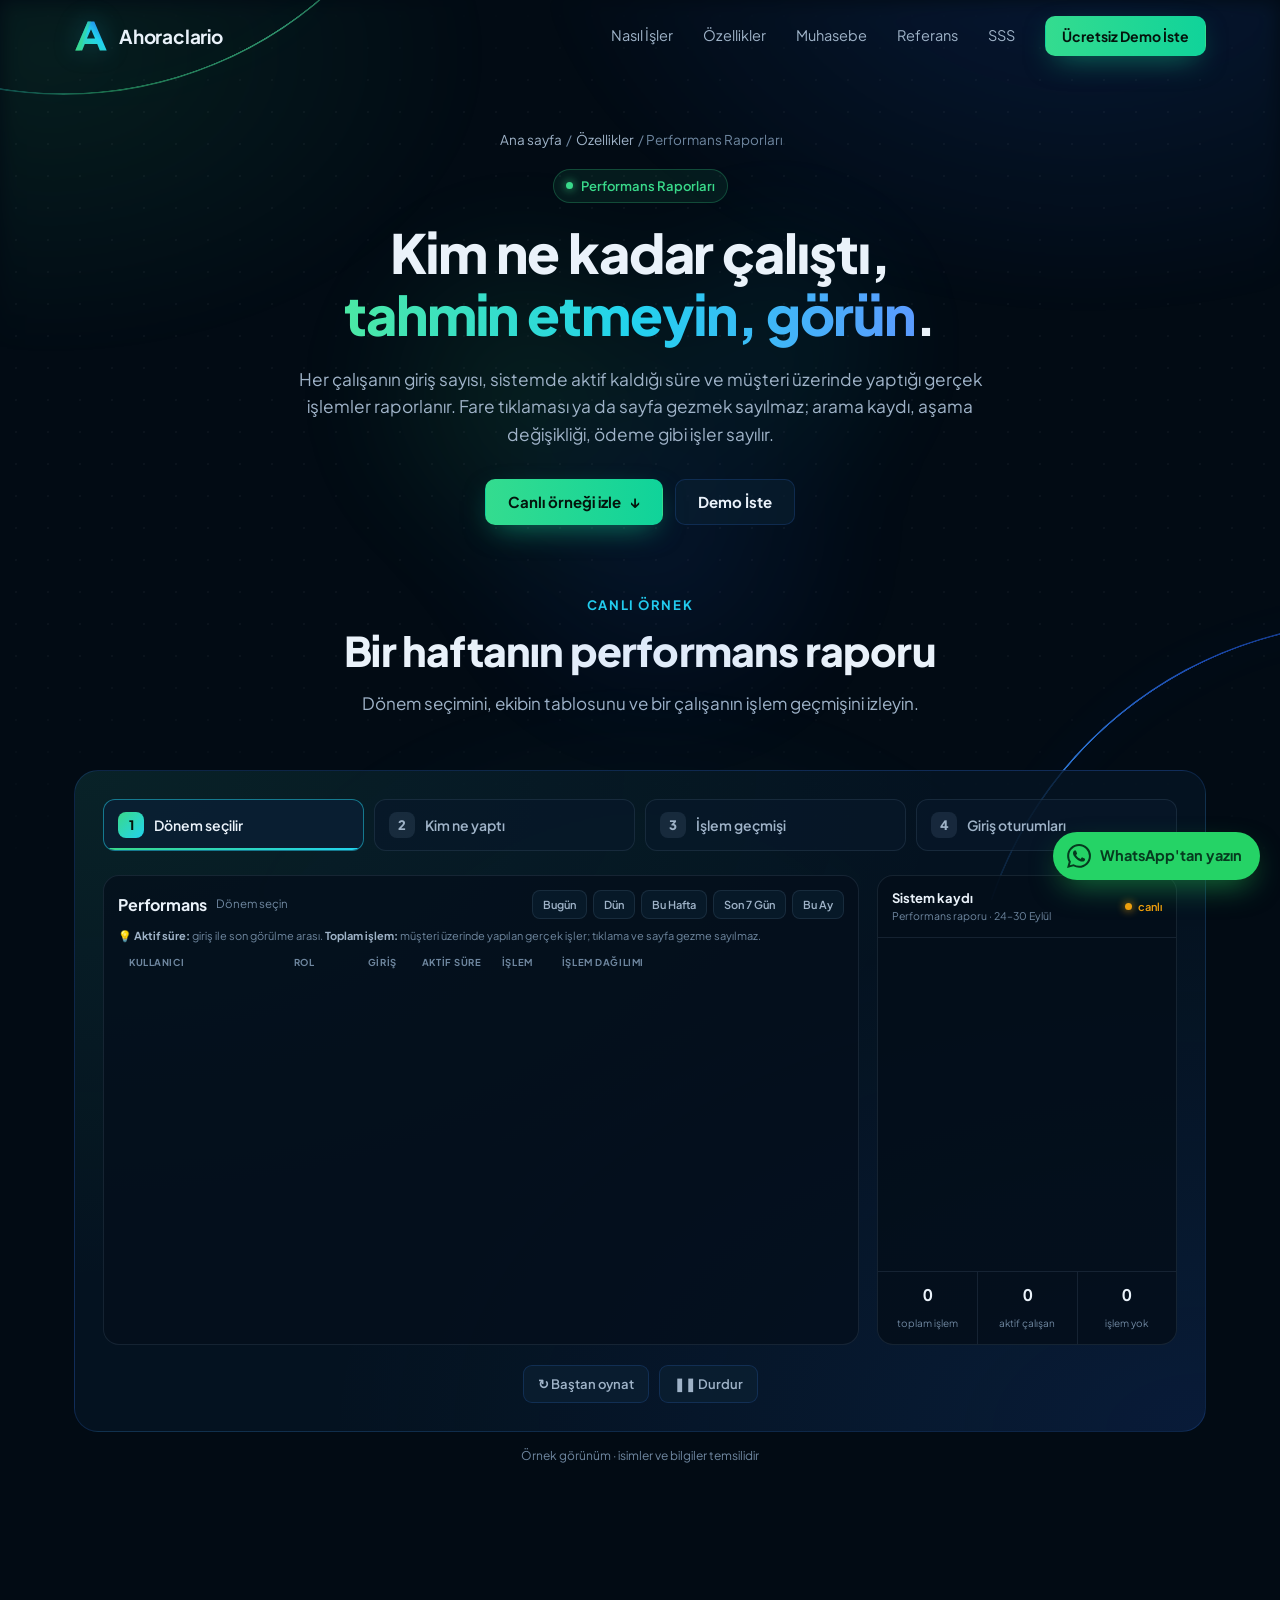
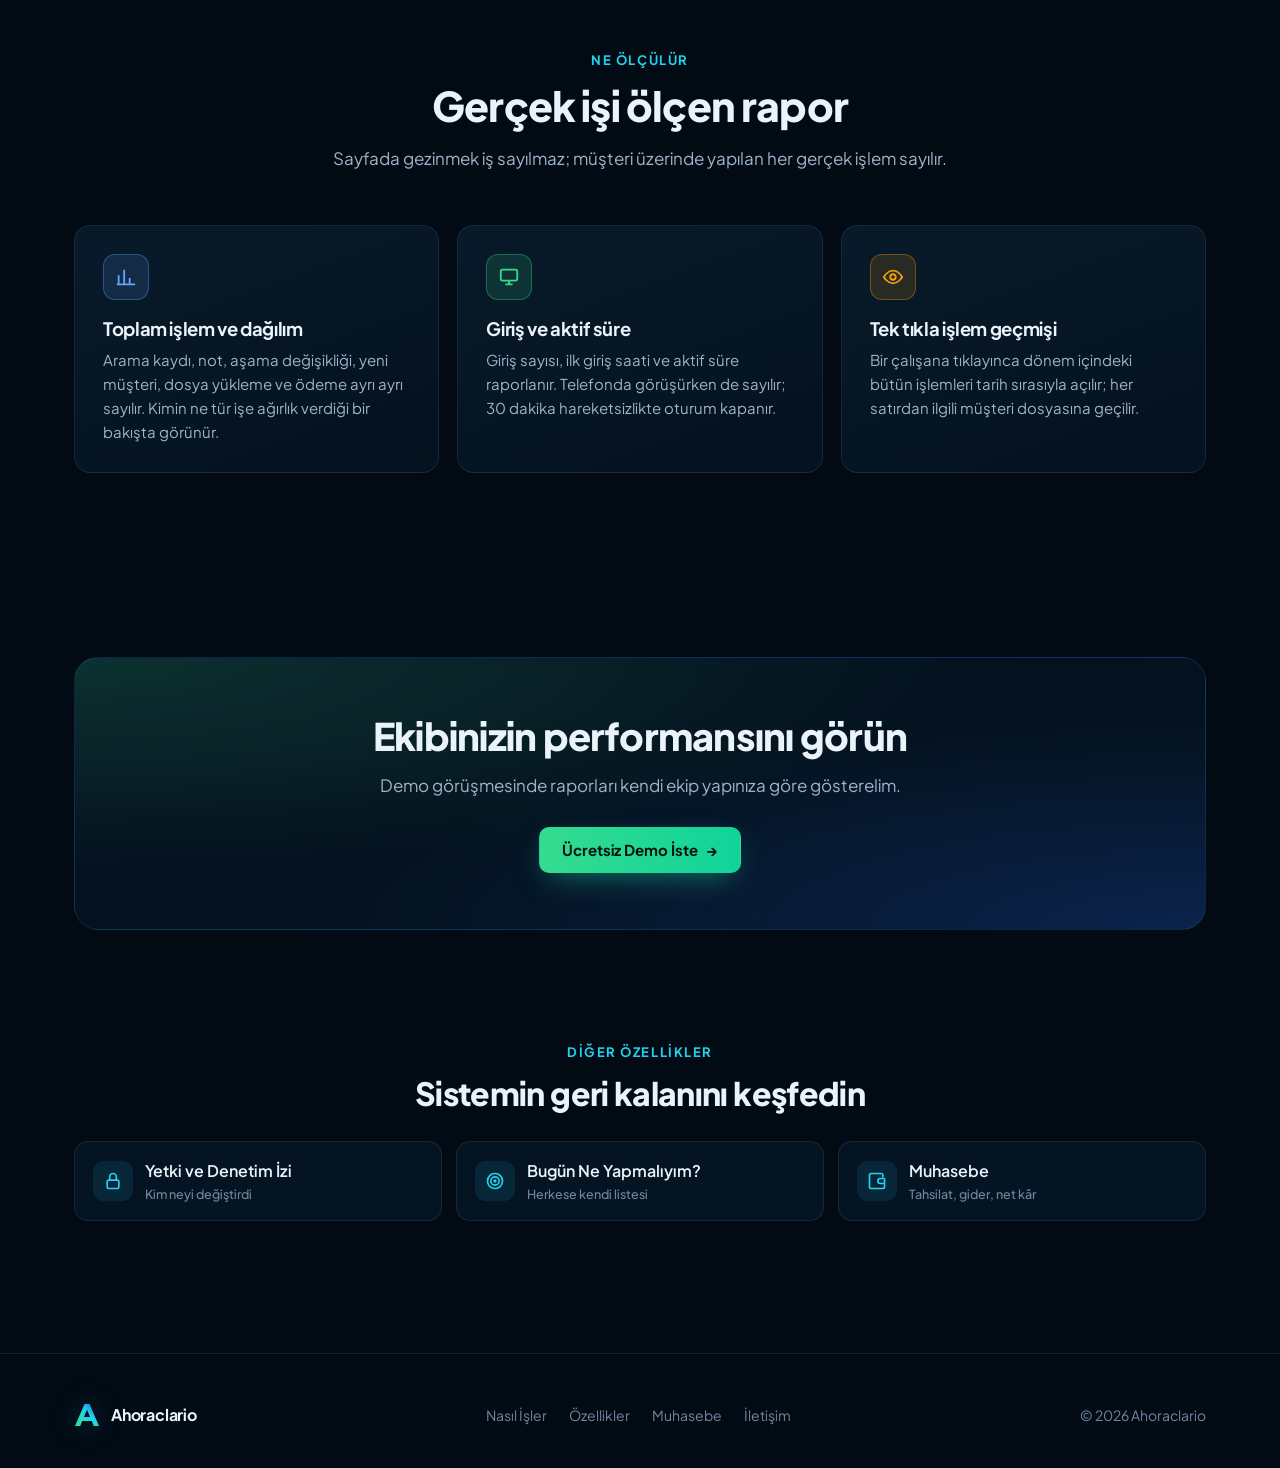
<file: performans-raporlari.html>
<!DOCTYPE html>
<html lang="tr">
<head>
<meta charset="UTF-8">
<meta name="viewport" content="width=device-width, initial-scale=1">
<title>Performans Raporları — Çalışan ve Temsilci Takibi | Ahoraclario</title>
<meta name="description" content="Vize ofisi çalışanlarının performansını izleyin: giriş sayısı, aktif süre, toplam işlem ve işlem dağılımı. Her çalışanın işlem geçmişi ve giriş oturumları tek tıkla.">
<link rel="canonical" href="https://ahoraclario.github.io/performans-raporlari.html">
<meta name="theme-color" content="#020B14">
<meta property="og:type" content="website">
<meta property="og:title" content="Performans Raporları — Ahoraclario">
<meta property="og:description" content="Kim ne kadar çalıştı, hangi işi yaptı: gerçek işlemlerle ölçülür.">
<meta property="og:url" content="https://ahoraclario.github.io/performans-raporlari.html">
<meta property="og:locale" content="tr_TR">
<meta property="og:site_name" content="Ahoraclario">
<meta property="og:image" content="https://ahoraclario.github.io/og-image.jpg">
<meta property="og:image:width" content="1200">
<meta property="og:image:height" content="630">
<meta property="og:image:alt" content="Ahoraclario: vize operasyonunuza özel CRM">
<meta name="twitter:card" content="summary_large_image">
<meta name="twitter:title" content="Performans Raporları — Ahoraclario">
<meta name="twitter:description" content="Kim ne kadar çalıştı, hangi işi yaptı: gerçek işlemlerle ölçülür.">
<meta name="twitter:image" content="https://ahoraclario.github.io/og-image.jpg">
<link rel="icon" href="data:image/svg+xml,%3Csvg xmlns='http://www.w3.org/2000/svg' viewBox='0 0 52 52'%3E%3Cdefs%3E%3ClinearGradient id='g' x1='0' y1='1' x2='1' y2='0'%3E%3Cstop offset='0' stop-color='%2339D98A'/%3E%3Cstop offset='.55' stop-color='%2322D3EE'/%3E%3Cstop offset='1' stop-color='%232563EB'/%3E%3C/linearGradient%3E%3C/defs%3E%3Cpath d='M21 4h10l19 44H39.5l-4-9.8H16.5l-4 9.8H2L21 4Zm5 11.5L19.8 30h12.4L26 15.5Z' fill='url(%23g)'/%3E%3C/svg%3E">
<script>
/* Windows bayrak emojilerini göstermez ("GR" yazar); gerekiyorsa bayrak fontu yüklenir.
   country-flag-emoji-polyfill (MIT, TalkJS) temel alınmıştır. */
(()=>{const f='"Twemoji Mozilla","Apple Color Emoji","Segoe UI Emoji","Segoe UI Symbol","Noto Color Emoji",sans-serif';
const t=e=>{const c=document.createElement('canvas');c.width=c.height=1;const x=c.getContext('2d',{willReadFrequently:true});x.textBaseline='top';x.font='100px '+f;x.scale(.01,.01);
const p=k=>{x.clearRect(0,0,100,100);x.fillStyle=k;x.fillText(e,0,0);return x.getImageData(0,0,1,1).data.join(',')};const w=p('#fff'),b=p('#000');return b===w&&!b.startsWith('0,0,0,')};
try{if(t('\u{1F60A}')&&!t('\u{1F1E8}\u{1F1ED}')){const s=document.createElement('style');s.textContent="@font-face{font-family:'Twemoji Country Flags';unicode-range:U+1F1E6-1F1FF,U+1F3F4,U+E0062-E0063,U+E0065,U+E0067,U+E006C,U+E006E,U+E0073-E0074,U+E0077,U+E007F;src:url('https://cdn.jsdelivr.net/npm/country-flag-emoji-polyfill@0.1.10/dist/TwemojiCountryFlags.woff2') format('woff2');font-display:swap}";document.head.appendChild(s)}}catch(e){}})();
</script>
<link rel="preconnect" href="https://fonts.googleapis.com">
<link rel="preconnect" href="https://fonts.gstatic.com" crossorigin>
<link href="https://fonts.googleapis.com/css2?family=Plus+Jakarta+Sans:wght@400;500;600;700;800&display=swap" rel="stylesheet">
<link rel="stylesheet" href="site.css?v=20260930d">
<style>
/* Performans Raporları sayfasına özel */
/* ── Canlı demo ortak stilleri ── */
.fb-wrap{display:grid;grid-template-columns:1fr 300px;gap:18px;align-items:stretch}
.fboard{position:relative;border-radius:16px;border:1px solid var(--border2);background:rgba(4,15,27,.75);padding:14px;overflow:hidden;min-height:470px}
.app-t{display:flex;align-items:center;gap:10px;flex-wrap:wrap;margin-bottom:12px}
.app-t b{font-size:16px;letter-spacing:-.01em}
.app-t small{color:var(--faint);font-size:11.5px}
.app-t .r{margin-left:auto;display:flex;gap:6px;flex-wrap:wrap}
.pill{display:inline-flex;align-items:center;gap:6px;font-size:11px;font-weight:600;color:var(--muted);padding:5px 10px;border-radius:8px;border:1px solid var(--border2);background:rgba(11,32,51,.6);transition:color .35s,background .35s,border-color .35s,box-shadow .35s;white-space:nowrap}
.pill.on{color:var(--text);background:rgba(34,211,238,.1);border-color:rgba(34,211,238,.5)}
.pill.pri{color:#04140C;background:linear-gradient(90deg,#39D98A,#22D3EE);border-color:transparent;font-weight:700}
.pill.press{animation:press .5s}
@keyframes press{40%{transform:scale(.93);box-shadow:0 0 0 4px rgba(34,211,238,.25)}}
.pn{border-radius:12px;border:1px solid var(--border2);background:rgba(8,25,42,.6);padding:12px}
.pn-h{display:flex;align-items:center;gap:8px;margin-bottom:9px;font-size:10.5px;font-weight:700;letter-spacing:.07em;color:var(--faint);text-transform:uppercase}
.pn-h .n{margin-left:auto;font-size:10.5px;letter-spacing:0;text-transform:none;color:var(--muted);font-variant-numeric:tabular-nums}
.row{display:grid;align-items:center;gap:10px;padding:9px 11px;border-radius:10px;border:1px solid var(--border2);background:rgba(8,25,42,.55);margin-bottom:6px;font-size:12px;color:#C9D6E3;max-height:120px;transition:background .45s,border-color .45s,box-shadow .45s,opacity .45s,transform .45s,max-height .45s .12s,padding .45s .12s,margin .45s .12s}
.row b{color:var(--text);font-weight:600}
.row small{display:block;color:var(--faint);font-size:10.5px}
.row.new{animation:rowIn .55s cubic-bezier(.2,.8,.2,1)}
.row.hl{border-color:rgba(34,211,238,.6);box-shadow:0 0 0 1px rgba(34,211,238,.35),0 12px 28px -16px rgba(34,211,238,.6)}
.row.ok{background:rgba(57,217,138,.08);border-color:rgba(57,217,138,.4)}
.row.dim{opacity:.35}
.row.gone{opacity:0;transform:translateX(26px);max-height:0;padding-top:0;padding-bottom:0;margin-bottom:0;border-width:0}
.row.hide{display:none}
@keyframes rowIn{from{opacity:0;transform:translateY(-8px)}}
.tg{display:inline-flex;align-items:center;gap:4px;font-size:10px;font-weight:700;padding:2px 7px;border-radius:6px;white-space:nowrap;background:rgba(148,178,210,.12);color:#C9D6E3;transition:background .4s,color .4s}
.tg.g{background:rgba(57,217,138,.14);color:#6EE7B7}.tg.o{background:rgba(245,158,11,.15);color:#FCD34D}
.tg.b{background:rgba(59,130,246,.17);color:#93C5FD}.tg.r{background:rgba(248,113,113,.15);color:#FCA5A5}
.tg.p{background:rgba(139,92,246,.18);color:#C4B5FD}.tg.c{background:rgba(34,211,238,.14);color:#67E8F9}
.tg.pk{background:rgba(236,72,153,.16);color:#F9A8D4}.tg.lm{background:rgba(132,204,22,.16);color:#BEF264}
.av{width:26px;height:26px;border-radius:50%;display:grid;place-items:center;flex-shrink:0;font-size:9.5px;font-weight:800;color:#fff;background:var(--c,#3B82F6)}
.fld{display:block;margin-bottom:9px}
.fld > span{display:block;font-size:10px;font-weight:700;letter-spacing:.05em;color:var(--faint);margin-bottom:4px}
.fld > div{min-height:32px;display:flex;align-items:center;gap:6px;padding:7px 10px;border-radius:8px;border:1px solid var(--border2);background:rgba(2,11,20,.55);font-size:12px;color:var(--text);transition:border-color .3s,box-shadow .3s}
.fld > div:empty::before{content:attr(data-ph);color:#4D6680}
.fld.act > div{border-color:rgba(59,130,246,.8);box-shadow:0 0 0 3px rgba(59,130,246,.15)}
.fld.act > div::after{content:'';width:1.5px;height:14px;background:#93C5FD;animation:caret 1s steps(1) infinite}
@keyframes caret{50%{opacity:0}}
.modal{position:absolute;z-index:6;left:50%;top:50%;width:min(420px,calc(100% - 28px));transform:translate(-50%,-46%) scale(.97);opacity:0;pointer-events:none;border-radius:14px;border:1px solid var(--border);background:#0B2034;box-shadow:0 30px 70px rgba(0,0,0,.65);padding:16px;transition:opacity .4s,transform .4s cubic-bezier(.2,.8,.2,1)}
.modal.show{opacity:1;transform:translate(-50%,-50%)}
.modal h5{margin:0 0 3px;font-size:14.5px;color:var(--text)}
.modal > small{display:block;color:var(--faint);font-size:11px;margin-bottom:12px}
.shade{position:absolute;inset:0;z-index:5;background:rgba(2,11,20,.55);opacity:0;pointer-events:none;transition:opacity .4s}
.shade.show{opacity:1}
.mbtns{display:grid;grid-template-columns:1fr 1.4fr;gap:8px;margin-top:12px}
.mbtns span{text-align:center;padding:8px;border-radius:8px;font-size:12px;font-weight:700;border:1px solid var(--border2);color:var(--muted)}
.mbtns span.go{background:#2563EB;border-color:#2563EB;color:#fff}
.mbtns span.press{animation:press .5s}
/* Beyaz mail önizlemesi (müşterinin gördüğü) */
.mailc{border-radius:12px;overflow:hidden;background:#fff;color:#1F2937;box-shadow:0 24px 60px rgba(0,0,0,.55),0 0 0 1px rgba(255,255,255,.08);font-size:11px}
.mp-top{padding:8px 12px;background:#F1F4F8;border-bottom:1px solid #E5E9F0}
.mp-top b{display:block;font-size:11.5px;color:#111827}
.mp-top small{color:#6B7280;font-size:9.5px}
.mp-brand{display:flex;align-items:center;gap:9px;padding:10px 14px;background:#10305C;border-top:3px solid #DC2626;color:#fff}
.mp-brand i{width:22px;height:22px;border-radius:6px;background:#DC2626;display:grid;place-items:center;font-style:normal;font-size:11px}
.mp-brand b{font-size:11.5px;letter-spacing:.04em}
.mp-brand small{display:block;font-size:8px;letter-spacing:.12em;color:#9FB3D8}
.mp-body{padding:11px 14px 13px}
.mp-lang{display:inline-block;font-size:8.5px;font-weight:700;padding:2px 7px;border-radius:9px;background:#FEE2E2;color:#B91C1C}
.mp-body h6{margin:7px 0 5px;font-size:13px;color:#10305C}
.mp-body p{margin:0 0 7px;color:#374151;line-height:1.45}
.mp-info{display:grid;gap:3px;padding:8px 10px;border-radius:8px;background:#EFF6FF;border:1px solid #DBEAFE;margin-bottom:8px;color:#1E3A8A;font-weight:600}
.mp-att{display:flex;flex-wrap:wrap;gap:5px;margin-bottom:9px}
.mp-att span{font-size:9.5px;font-weight:600;padding:3px 7px;border-radius:6px;background:#F3F4F6;border:1px solid #E5E7EB;color:#374151}
.mp-att span.new{animation:rowIn .5s}
.mp-btn{display:inline-block;font-size:10.5px;font-weight:700;padding:6px 11px;border-radius:7px;background:#3B82F6;color:#fff}
.mp-en{margin-top:9px;padding-top:8px;border-top:1px dashed #D1D5DB;color:#6B7280;font-size:10px}
.mp-en b{color:#1D4ED8}
/* Sistem kaydı */
.log{border-radius:16px;border:1px solid var(--border2);background:rgba(4,15,27,.85);display:flex;flex-direction:column;overflow:hidden}
.log-h{display:flex;justify-content:space-between;align-items:center;gap:10px;padding:12px 14px;border-bottom:1px solid var(--border2)}
.log-h b{display:block;font-size:13px}
.log-h small{display:block;font-size:10.5px;color:var(--faint)}
.live{display:flex;align-items:center;gap:6px;font-size:11px;color:var(--green);font-weight:600;white-space:nowrap}
.live::before{content:'';width:7px;height:7px;border-radius:50%;background:currentColor;box-shadow:0 0 8px currentColor;animation:blink2 1.4s infinite}
.demo.is-paused .live{color:#F59E0B}
@keyframes blink2{50%{opacity:.3}}
.log-list{flex:1 1 0;min-height:0;overflow:hidden;padding:10px 12px;display:flex;flex-direction:column;gap:3px;justify-content:flex-end;-webkit-mask-image:linear-gradient(to bottom,transparent,#000 70px);mask-image:linear-gradient(to bottom,transparent,#000 70px)}
.ev{display:grid;grid-template-columns:24px 1fr auto;gap:9px;align-items:start;padding:6px 7px;border-radius:9px;font-size:12px;line-height:1.35;color:#C9D6E3;animation:evIn .45s cubic-bezier(.2,.8,.2,1) both,evNew 1.8s ease-out}
.ev.ff{animation:none}
@keyframes evIn{from{opacity:0;transform:translateY(8px)}}
@keyframes evNew{0%,30%{background:rgba(148,178,210,.08)}100%{background:transparent}}
.ev i{width:24px;height:24px;border-radius:7px;display:grid;place-items:center;font-style:normal;color:#9FB3C8;background:rgba(148,178,210,.1)}
.ev i svg{width:12px;height:12px;fill:none;stroke:currentColor;stroke-width:2.2;stroke-linecap:round;stroke-linejoin:round}
.ev.auto i{color:var(--green);background:rgba(57,217,138,.13)}
.ev.ml i{color:#60A5FA;background:rgba(59,130,246,.15)}
.ev.rule i{color:#F59E0B;background:rgba(245,158,11,.14)}
.ev.bad i{color:#F87171;background:rgba(248,113,113,.15)}
.ev b{color:var(--text);font-weight:600}
.ev small{display:flex;flex-wrap:wrap;align-items:center;gap:5px;margin-top:2px;color:var(--faint);font-size:10.5px}
.ev em{font-style:normal;font-size:9.5px;font-weight:700;padding:1px 5px;border-radius:4px;color:#B7C9DA;background:rgba(148,178,210,.12)}
.ev em.sys{color:var(--green);background:rgba(57,217,138,.1)}
.ev time{font-size:10.5px;color:var(--faint);font-variant-numeric:tabular-nums;padding-top:1px}
.ev-day{display:flex;align-items:center;gap:8px;margin:6px 2px 3px;font-size:10px;font-weight:700;color:var(--faint);animation:evIn .45s both}
.ev-day::after{content:'';flex:1;height:1px;background:var(--border2)}
.ev-day.ff{animation:none}
.log-f{display:grid;grid-template-columns:repeat(3,1fr);border-top:1px solid var(--border2)}
.log-f div{padding:10px 8px;text-align:center}
.log-f div+div{border-left:1px solid var(--border2)}
.log-f b{display:block;font-size:16px;font-variant-numeric:tabular-nums;letter-spacing:-.01em}
.log-f small{color:var(--faint);font-size:10px}
.demo.is-paused *,.demo.is-paused *::before,.demo.is-paused *::after{animation-play-state:paused!important}
.demo.instant *,.demo.instant *::before,.demo.instant *::after{transition:none!important}
.demo-ctrl button[aria-pressed="true"]{color:var(--text);border-color:rgba(245,158,11,.55)}
@media (max-width:1100px){ .fb-wrap{grid-template-columns:1fr} .log-list{flex:none;height:300px} }
@media (max-width:980px){ .demo-steps{grid-template-columns:repeat(3,1fr)!important} }
@media (max-width:760px){ .demo-steps{grid-template-columns:1fr 1fr!important} .fboard{min-height:0} .app-t .r{margin-left:0} }
.pnote{font-size:11px;color:var(--faint);margin:-4px 0 10px}
.pnote b{color:var(--muted)}
.pt-hd,.pr{display:grid;grid-template-columns:minmax(0,1.2fr) 64px 44px 70px 50px minmax(0,2.1fr);gap:10px;align-items:center}
.pt-hd{padding:0 11px 6px;font-size:9.5px;font-weight:700;letter-spacing:.06em;color:var(--faint)}
.pr .n{font-variant-numeric:tabular-nums;color:var(--text);font-weight:600}
.pr .big{color:#60A5FA;font-weight:800;font-size:13px}
.pr .rl{font-size:11px;color:var(--muted)}
.pr .ds{display:flex;flex-wrap:wrap;gap:4px}
.pr .ds .tg{font-weight:600}
.pr.zero{opacity:.45}.pr.zero .big{color:#F87171}
.pr.pick{border-color:rgba(34,211,238,.6);box-shadow:0 0 0 1px rgba(34,211,238,.35)}
.modal.big{width:min(540px,calc(100% - 28px));max-height:calc(100% - 28px);overflow:hidden;display:flex;flex-direction:column}
.sum{display:flex;flex-wrap:wrap;gap:5px;margin-bottom:10px}
.hist{max-height:190px;overflow:hidden;display:flex;flex-direction:column;border-top:1px solid var(--border2);border-bottom:1px solid var(--border2)}
.hr{display:grid;grid-template-columns:86px auto minmax(0,1fr);gap:8px;align-items:center;padding:7px 2px;border-bottom:1px solid rgba(148,178,210,.07);font-size:11.5px;color:#C9D6E3}
.hr time{font-size:10.5px;color:var(--faint);font-variant-numeric:tabular-nums}
.hr.new{animation:rowIn .45s}
.sess{margin-top:10px}
.se{display:flex;justify-content:space-between;font-size:11px;color:#C9D6E3;padding:3px 2px;font-variant-numeric:tabular-nums}
.se span{color:var(--faint)}
.se.new{animation:rowIn .45s}
@media (max-width:760px){ .pt-hd{display:none} .pr{grid-template-columns:minmax(0,1fr) 70px 50px} .pr .rl,.pr .g1,.pr .ds{display:none} .hr{grid-template-columns:70px minmax(0,1fr)} .hr .tg{display:none} }
</style>
<script type="application/ld+json">
{"@context": "https://schema.org", "@type": "BreadcrumbList", "itemListElement": [{"@type": "ListItem", "position": 1, "name": "Ana sayfa", "item": "https://ahoraclario.github.io/"}, {"@type": "ListItem", "position": 2, "name": "Performans Raporları", "item": "https://ahoraclario.github.io/performans-raporlari.html"}]}
</script>
</head>
<body>

<div class="bg" aria-hidden="true">
  <div class="bg-glow"></div><div class="bg-grid"></div>
  <div class="arc arc-tl"><i></i></div><div class="arc arc-br"><i></i></div>
</div>

<header class="nav" id="nav">
  <div class="wrap">
    <a href="index.html" class="brand" aria-label="Ahoraclario ana sayfa">
      <svg viewBox="0 0 52 52" aria-hidden="true"><defs><linearGradient id="bA" x1="0" y1="1" x2="1" y2="0"><stop offset="0" stop-color="#39D98A"/><stop offset=".55" stop-color="#22D3EE"/><stop offset="1" stop-color="#2563EB"/></linearGradient></defs><path d="M21 4h10l19 44H39.5l-4-9.8H16.5l-4 9.8H2L21 4Zm5 11.5L19.8 30h12.4L26 15.5Z" fill="url(#bA)"/><path d="M2 48 21 4h5L8.5 48Z" fill="#39D98A" opacity=".55"/></svg>
      Ahoraclario
    </a>
    <nav class="nav-links" id="navLinks" aria-label="Ana menü">
      <a href="index.html#akis">Nasıl İşler</a>
      <a href="index.html#ozellikler">Özellikler</a>
      <a href="index.html#muhasebe">Muhasebe</a>
      <a href="index.html#referans">Referans</a>
      <a href="index.html#sss">SSS</a>
      <a href="index.html#iletisim" class="btn btn-primary btn-sm">Ücretsiz Demo İste</a>
    </nav>
    <button class="menu-btn" id="menuBtn" aria-label="Menüyü aç" aria-expanded="false" aria-controls="navLinks">
      <svg width="20" height="20" viewBox="0 0 24 24" fill="none" stroke="currentColor" stroke-width="2"><path d="M4 7h16M4 12h16M4 17h16"/></svg>
    </button>
  </div>
</header>

<main>
<section class="page-hero" aria-labelledby="h-hero">
  <div class="wrap">
    <div class="crumb"><a href="index.html">Ana sayfa</a> / <a href="index.html#ozellikler">Özellikler</a> / Performans Raporları</div>
    <span class="eyebrow"><span class="dot"></span>Performans Raporları</span>
    <h1 id="h-hero">Kim ne kadar çalıştı, <span class="grad">tahmin etmeyin, görün</span>.</h1>
    <p class="lead">Her çalışanın giriş sayısı, sistemde aktif kaldığı süre ve müşteri üzerinde yaptığı gerçek işlemler raporlanır. Fare tıklaması ya da sayfa gezmek sayılmaz; arama kaydı, aşama değişikliği, ödeme gibi işler sayılır.</p>
    <div class="hero-ctas">
      <a href="#canli" class="btn btn-primary">Canlı örneği izle <span aria-hidden="true">↓</span></a>
      <a href="index.html#iletisim" class="btn btn-ghost">Demo İste</a>
    </div>
  </div>
</section>

<section id="canli" style="padding-top:40px" aria-labelledby="h-demo">
  <div class="wrap">
    <div class="sec-head reveal">
      <div class="kicker">Canlı örnek</div>
      <h2 id="h-demo">Bir haftanın performans raporu</h2>
      <p>Dönem seçimini, ekibin tablosunu ve bir çalışanın işlem geçmişini izleyin.</p>
    </div>

    <div class="demo reveal" id="demo">
      <div class="demo-steps" role="tablist" aria-label="Demo adımları" style="grid-template-columns:repeat(4,1fr)">
        <button class="dstep" data-s="0" role="tab"><span class="n">1</span>Dönem seçilir<span class="bar"></span></button>
        <button class="dstep" data-s="1" role="tab"><span class="n">2</span>Kim ne yaptı<span class="bar"></span></button>
        <button class="dstep" data-s="2" role="tab"><span class="n">3</span>İşlem geçmişi<span class="bar"></span></button>
        <button class="dstep" data-s="3" role="tab"><span class="n">4</span>Giriş oturumları<span class="bar"></span></button>
      </div>

      <div class="fb-wrap">
        <div class="fboard" id="board" aria-label="Performans Raporları (örnek)">
          <div class="app-t"><b>Performans</b><small id="per">Dönem seçin</small><div class="r" id="pers"><span class="pill">Bugün</span><span class="pill">Dün</span><span class="pill">Bu Hafta</span><span class="pill" id="p7">Son 7 Gün</span><span class="pill">Bu Ay</span></div></div>
          <p class="pnote">💡 <b>Aktif süre:</b> giriş ile son görülme arası. <b>Toplam işlem:</b> müşteri üzerinde yapılan gerçek işler; tıklama ve sayfa gezme sayılmaz.</p>
          <div class="pt-hd"><span>KULLANICI</span><span>ROL</span><span>GİRİŞ</span><span>AKTİF SÜRE</span><span>İŞLEM</span><span>İŞLEM DAĞILIMI</span></div>
          <div id="tbl"></div>
          <div class="shade" id="shade"></div>
          <div class="modal big" id="modal">
            <h5>Ayşe Korkmaz — İşlem Geçmişi</h5><small>24 Eyl – 30 Eyl 2026 · <b>42</b> işlem · <b>8</b> giriş · 6s 10dk aktif</small>
            <div class="sum" id="sum"></div>
            <div class="hist" id="hist"></div>
            <div class="sess"><div class="pn-h">🕘 Giriş oturumları<span class="n" id="sesN"></span></div><div id="ses"></div></div>
          </div>
        </div>

        <div class="log" aria-label="Sistem kaydı (örnek)">
          <div class="log-h"><div><b>Sistem kaydı</b><small>Performans raporu · 24–30 Eylül</small></div><span class="live" id="liveTag">canlı</span></div>
          <div class="log-list" id="log" aria-live="polite"></div>
          <div class="log-f"><div><b id="s1">0</b><small>toplam işlem</small></div><div><b id="s2">0</b><small>aktif çalışan</small></div><div><b id="s3">0</b><small>işlem yok</small></div></div>
        </div>
      </div>

      <div class="demo-ctrl"><button id="replay" type="button">↻ Baştan oynat</button><button id="pause" type="button" aria-pressed="false">❚❚ Durdur</button></div>
    </div>
    <p class="demo-note" style="text-align:center;margin-top:14px">Örnek görünüm · isimler ve bilgiler temsilidir</p>
  </div>
</section>

<section aria-labelledby="h-neolculur">
  <div class="wrap">
    <div class="sec-head reveal">
      <div class="kicker">Ne ölçülür</div>
      <h2 id="h-neolculur">Gerçek işi ölçen rapor</h2>
      <p>Sayfada gezinmek iş sayılmaz; müşteri üzerinde yapılan her gerçek işlem sayılır.</p>
    </div>
    <div class="grid3">
      <div class="card reveal" style="--c:#60A5FA"><div class="ficon"><svg viewBox="0 0 24 24" fill="none" stroke="currentColor" stroke-width="2"><path d="M4 20V10M10 20V4M16 20v-7M22 20H2"/></svg></div>
        <h3>Toplam işlem ve dağılım</h3><p>Arama kaydı, not, aşama değişikliği, yeni müşteri, dosya yükleme ve ödeme ayrı ayrı sayılır. Kimin ne tür işe ağırlık verdiği bir bakışta görünür.</p></div>
      <div class="card reveal" style="--c:#39D98A"><div class="ficon"><svg viewBox="0 0 24 24" fill="none" stroke="currentColor" stroke-width="2"><rect x="3" y="4" width="18" height="12" rx="2"/><path d="M8 20h8M12 16v4"/></svg></div>
        <h3>Giriş ve aktif süre</h3><p>Giriş sayısı, ilk giriş saati ve aktif süre raporlanır. Telefonda görüşürken de sayılır; 30 dakika hareketsizlikte oturum kapanır.</p></div>
      <div class="card reveal" style="--c:#F59E0B"><div class="ficon"><svg viewBox="0 0 24 24" fill="none" stroke="currentColor" stroke-width="2"><path d="M2 12s4-7 10-7 10 7 10 7-4 7-10 7S2 12 2 12Z"/><circle cx="12" cy="12" r="3"/></svg></div>
        <h3>Tek tıkla işlem geçmişi</h3><p>Bir çalışana tıklayınca dönem içindeki bütün işlemleri tarih sırasıyla açılır; her satırdan ilgili müşteri dosyasına geçilir.</p></div>
    </div>
  </div>
</section>

<section aria-labelledby="h-gain">
  <div class="wrap">
    <div class="cta-band reveal">
      <h2 id="h-gain">Ekibinizin performansını görün</h2>
      <p>Demo görüşmesinde raporları kendi ekip yapınıza göre gösterelim.</p>
      <a href="index.html#iletisim" class="btn btn-primary">Ücretsiz Demo İste <span aria-hidden="true">→</span></a>
    </div>
  </div>
</section>

<section aria-labelledby="h-more" style="padding-top:20px">
  <div class="wrap">
    <div class="sec-head reveal" style="margin-bottom:30px">
      <div class="kicker">Diğer özellikler</div>
      <h2 id="h-more" style="font-size:clamp(24px,2.6vw,32px)">Sistemin geri kalanını keşfedin</h2>
    </div>
    <div class="more-grid reveal">
      <a href="yetki-denetim.html"><span><svg class="ico" viewBox="0 0 24 24" aria-hidden="true"><rect x="5" y="11" width="14" height="10" rx="2"/><path d="M8 11V7a4 4 0 0 1 8 0v4"/></svg></span><div>Yetki ve Denetim İzi<small>Kim neyi değiştirdi</small></div></a>
      <a href="bugun-ne-yapmaliyim.html"><span><svg class="ico" viewBox="0 0 24 24" aria-hidden="true"><circle cx="12" cy="12" r="9"/><circle cx="12" cy="12" r="5"/><circle cx="12" cy="12" r="1"/></svg></span><div>Bugün Ne Yapmalıyım?<small>Herkese kendi listesi</small></div></a>
      <a href="muhasebe.html"><span><svg class="ico" viewBox="0 0 24 24" aria-hidden="true"><path d="M19 7V5a2 2 0 0 0-2-2H5a2 2 0 0 0-2 2v14a2 2 0 0 0 2 2h14a2 2 0 0 0 2-2v-3"/><path d="M21 9h-5a3 3 0 0 0 0 6h5z"/></svg></span><div>Muhasebe<small>Tahsilat, gider, net kâr</small></div></a>
    </div>
  </div>
</section>
</main>


<footer>
  <div class="wrap">
    <div class="brand" style="font-size:16px;color:var(--text)">
      <svg viewBox="0 0 52 52" style="width:26px;height:26px" aria-hidden="true"><path d="M21 4h10l19 44H39.5l-4-9.8H16.5l-4 9.8H2L21 4Zm5 11.5L19.8 30h12.4L26 15.5Z" fill="url(#bA)"/></svg>
      Ahoraclario
    </div>
    <div class="links">
      <a href="index.html#akis">Nasıl İşler</a><a href="index.html#ozellikler">Özellikler</a><a href="index.html#muhasebe">Muhasebe</a><a href="index.html#iletisim">İletişim</a>
    </div>
    <div>© <span id="year">2026</span> Ahoraclario</div>
  </div>
</footer>

<a class="wa-fab" href="https://wa.me/905514089810?text=Merhaba%20Samet%2C%20vize%20dan%C4%B1%C5%9Fmanl%C4%B1k%20CRM%27i%20hakk%C4%B1nda%20bilgi%20almak%20istiyorum." target="_blank" rel="noopener" aria-label="WhatsApp'tan yazın"><svg viewBox="0 0 24 24" aria-hidden="true"><path fill="currentColor" d="M17.472 14.382c-.297-.149-1.758-.867-2.03-.967-.273-.099-.471-.148-.67.15-.197.297-.767.966-.94 1.164-.173.199-.347.223-.644.075-.297-.15-1.255-.463-2.39-1.475-.883-.788-1.48-1.761-1.653-2.059-.173-.297-.018-.458.13-.606.134-.133.298-.347.446-.52.149-.174.198-.298.298-.497.099-.198.05-.371-.025-.52-.075-.149-.669-1.612-.916-2.207-.242-.579-.487-.5-.669-.51-.173-.008-.371-.01-.57-.01-.198 0-.52.074-.792.372-.272.297-1.04 1.016-1.04 2.479 0 1.462 1.065 2.875 1.213 3.074.149.198 2.096 3.2 5.077 4.487.709.306 1.262.489 1.694.625.712.227 1.36.195 1.871.118.571-.085 1.758-.719 2.006-1.413.248-.694.248-1.289.173-1.413-.074-.124-.272-.198-.57-.347m-5.421 7.403h-.004a9.87 9.87 0 01-5.031-1.378l-.361-.214-3.741.982.998-3.648-.235-.374a9.86 9.86 0 01-1.51-5.26c.001-5.45 4.436-9.884 9.888-9.884 2.64 0 5.122 1.03 6.988 2.898a9.825 9.825 0 012.893 6.994c-.003 5.45-4.437 9.884-9.885 9.884m8.413-18.297A11.815 11.815 0 0012.05 0C5.495 0 .16 5.335.157 11.892c0 2.096.547 4.142 1.588 5.945L.057 24l6.305-1.654a11.882 11.882 0 005.683 1.448h.005c6.554 0 11.89-5.335 11.893-11.893a11.821 11.821 0 00-3.48-8.413Z"/></svg><span>WhatsApp'tan yazın</span></a>

<script>
// Menü (mobil), kaydırınca üst çubuk, görünür olunca giriş animasyonu
const nav = document.getElementById('nav'), menuBtn = document.getElementById('menuBtn'), links = document.getElementById('navLinks');
menuBtn.addEventListener('click', () => { const o = links.classList.toggle('open'); menuBtn.setAttribute('aria-expanded', o); });
links.addEventListener('click', e => { if(e.target.closest('a')){ links.classList.remove('open'); menuBtn.setAttribute('aria-expanded', false); } });
const onScroll = () => nav.classList.toggle('scrolled', scrollY > 10); addEventListener('scroll', onScroll, { passive:true }); onScroll();
if('IntersectionObserver' in window){
  const io = new IntersectionObserver(es => es.forEach(x => { if(x.isIntersecting){ x.target.classList.add('in'); io.unobserve(x.target); } }), { threshold:.12 });
  document.querySelectorAll('.reveal').forEach(el => io.observe(el));
} else document.querySelectorAll('.reveal').forEach(el => el.classList.add('in'));
document.getElementById('year').textContent = new Date().getFullYear();
</script>
<script>
// ── Canlı demo ──
(() => {
  const $ = id => document.getElementById(id);
  const demo = $('demo'), steps = [...document.querySelectorAll('.dstep')];
  const logEl = $('log'), pauseBtn = $('pause');
  const reduce = matchMedia('(prefers-reduced-motion: reduce)').matches;

  // Duraklatılabilir zamanlayıcı: "Durdur"da bekleyen her adım olduğu yerde donar,
  // "Devam et"te kalan süresiyle kaldığı yerden sürer.
  const T = (() => {
    let list = [], pausedAt = null, offset = 0;
    const now = () => (pausedAt ?? performance.now()) - offset;
    const arm = t => { t.id = setTimeout(() => { list = list.filter(x => x !== t); t.fn(); }, Math.max(0, t.due - now())); };
    return {
      add(fn, ms){ const t = { fn, due: now() + ms }; list.push(t); if(pausedAt === null) arm(t); },
      clear(){ list.forEach(t => clearTimeout(t.id)); list = []; },
      pause(){ if(pausedAt !== null) return; pausedAt = performance.now(); list.forEach(t => clearTimeout(t.id)); },
      resume(){ if(pausedAt === null) return; offset += performance.now() - pausedAt; pausedAt = null; list.forEach(arm); },
    };
  })();
  // Anında mod: bir adıma atlarken önceki sahneler animasyonsuz, sırasıyla uygulanır
  let instant = null;
  const later = (fn, ms) => instant ? instant.push({ fn, ms, k: instant.length }) : T.add(fn, ms);
  const anim = (el, cls) => { if(instant || !el) return; el.classList.remove(cls); void el.offsetWidth; el.classList.add(cls); };
  const press = el => anim(el, 'press');
  // Yazı yazma efekti: metni harf harf doldurur
  function type(el, text, at, per = 45){
    later(() => { el.closest('.fld')?.classList.add('act'); el.textContent = ''; }, at);
    [...text].forEach((ch, i) => later(() => { el.textContent += ch; }, at + 60 + i * per));
    later(() => el.closest('.fld')?.classList.remove('act'), at + 60 + text.length * per + 250);
    return at + 60 + text.length * per + 250;
  }
  // Sayı sayma efekti
  function count(el, from, to, at, dur = 900, fmt = n => n){
    const n = 12; for(let k = 0; k <= n; k++) later(() => { el.textContent = fmt(Math.round(from + (to - from) * k / n)); }, at + dur * k / n);
  }

  // Çizgi ikonlar
  const P = {
    web:'<circle cx="12" cy="12" r="9"/><path d="M3 12h18M12 3a14 14 0 0 1 0 18M12 3a14 14 0 0 0 0 18"/>',
    user:'<circle cx="12" cy="8" r="4"/><path d="M4 21a8 8 0 0 1 16 0"/>',
    users:'<circle cx="9" cy="8" r="4"/><path d="M2 21a7 7 0 0 1 14 0M16 3.5a4 4 0 0 1 0 8M22 21a7 7 0 0 0-4-6.3"/>',
    assign:'<circle cx="9" cy="8" r="4"/><path d="M2 21a7 7 0 0 1 14 0M16 11l2 2 4-4"/>',
    mail:'<rect x="3" y="5" width="18" height="14" rx="2"/><path d="m3 7 9 6 9-6"/>',
    phone:'<path d="M5 4h4l2 5-2.5 1.5a11 11 0 0 0 5 5L15 13l5 2v4a2 2 0 0 1-2 2A16 16 0 0 1 3 6a2 2 0 0 1 2-2"/>',
    clip:'<path d="m21 11-8.5 8.5a5 5 0 0 1-7-7L14 4a3.5 3.5 0 0 1 5 5l-8.5 8.5a2 2 0 0 1-3-3L15 7"/>',
    check:'<path d="M20 6 9 17l-5-5"/>',
    cal:'<rect x="3" y="4" width="18" height="17" rx="2"/><path d="M3 9h18M8 2v4M16 2v4"/>',
    bell:'<path d="M6 8a6 6 0 0 1 12 0c0 7 3 9 3 9H3s3-2 3-9M10 21a2 2 0 0 0 4 0"/>',
    timer:'<circle cx="12" cy="13" r="8"/><path d="M12 9v4l2 2M9 2h6"/>',
    doc:'<path d="M14 3H6a2 2 0 0 0-2 2v14a2 2 0 0 0 2 2h12a2 2 0 0 0 2-2V9z"/><path d="M14 3v6h6"/>',
    folder:'<path d="M3 7a2 2 0 0 1 2-2h4l2 2h8a2 2 0 0 1 2 2v8a2 2 0 0 1-2 2H5a2 2 0 0 1-2-2Z"/>',
    filter:'<path d="M3 5h18l-7 8v6l-4 2v-8L3 5Z"/>',
    move:'<path d="M4 8h14l-4-4M20 16H6l4 4"/>',
    list:'<path d="M9 6h11M9 12h11M9 18h11M4 6h.01M4 12h.01M4 18h.01"/>',
    flag:'<path d="M5 21V4M5 4h11l-2 4 2 4H5"/>',
    done:'<circle cx="12" cy="12" r="9"/><path d="m8 12 3 3 5-6"/>',
    chart:'<path d="M4 20V10M10 20V4M16 20v-7M22 20H2"/>',
    lock:'<rect x="5" y="11" width="14" height="10" rx="2"/><path d="M8 11V7a4 4 0 0 1 8 0v4"/>',
    eye:'<path d="M2 12s4-7 10-7 10 7 10 7-4 7-10 7S2 12 2 12Z"/><circle cx="12" cy="12" r="3"/>',
    key:'<circle cx="8" cy="15" r="4"/><path d="m11 12 9-9M17 6l3 3"/>',
    pay:'<rect x="2" y="6" width="20" height="12" rx="2"/><circle cx="12" cy="12" r="2.5"/>',
    stage:'<path d="M3 12a9 9 0 0 1 15.5-6.3L21 8M21 3v5h-5M21 12a9 9 0 0 1-15.5 6.3L3 16M3 21v-5h5"/>',
    down:'<path d="M12 3v12M7 10l5 5 5-5M4 21h16"/>',
    up:'<path d="M12 21V9M7 14l5-5 5 5M4 3h16"/>',
    paste:'<rect x="8" y="3" width="8" height="4" rx="1"/><path d="M8 5H6a2 2 0 0 0-2 2v12a2 2 0 0 0 2 2h12a2 2 0 0 0 2-2V7a2 2 0 0 0-2-2h-2"/>',
    session:'<rect x="3" y="4" width="18" height="12" rx="2"/><path d="M8 20h8M12 16v4"/>',
  };
  const svg = k => `<svg viewBox="0 0 24 24" aria-hidden="true">${P[k]}</svg>`;

  // Sistem kaydı. who: işlemi yapan kişi; boşsa işlem otomatiktir.
  const C = { auto:0, mail:0 };
  let day = 0, time = '09:00', lastDay = null;
  const dayLabel = d => new Date(2026, 8, 30 + d).toLocaleDateString('tr-TR', { day:'numeric', month:'long', weekday:'long' });
  const at = (d, t) => { day = d; time = t; };
  function ev(kind, icon, html, sub, who){
    const ff = instant ? ' ff' : '';
    if(day !== lastDay){
      lastDay = day;
      const d = document.createElement('div'); d.className = 'ev-day' + ff; d.textContent = dayLabel(day);
      logEl.appendChild(d);
    }
    const tag = who ? `<em>${who}</em>` : '<em class="sys">Otomatik</em>';
    const r = document.createElement('div'); r.className = 'ev ' + kind + ff;
    r.innerHTML = `<i>${svg(icon)}</i><div>${html}<small>${tag}${sub ? '<span>' + sub + '</span>' : ''}</small></div><time>${time}</time>`;
    logEl.appendChild(r);
    while(logEl.children.length > 24) logEl.firstChild.remove();
    if(kind === 'ml') C.mail++; else if(!who) C.auto++;
    stats();
  }
  function resetLog(){ logEl.innerHTML = ''; C.auto = 0; C.mail = 0; lastDay = null; day = 0; time = '09:00'; }
  const show = (id, on) => $(id).classList.toggle('show', on);

  const U = [ // ad, rol, giriş, aktif (dk), işlem, dağılım
    ['Ayşe Korkmaz','💼 Satış',8,370,42,[['Arama',15,'b'],['Aşama',12,'c'],['Yeni Müşteri',6,'g'],['Not',4,'lm'],['Dosya',3,'lm'],['Ödeme',2,'p']]],
    ['Selin Demir','📄 Evrak',7,580,22,[['Aşama',14,'c'],['Randevu Tarihi',8,'o']]],
    ['Kerem Aslan','📅 Randevu',5,250,12,[['Aşama',8,'c'],['Not',4,'lm']]],
    ['Tolga Kurt','💼 Satış',5,160,3,[['Arama',3,'b']]],
    ['Ece Tan','💼 Satış',0,0,0,[]],
  ];
  const H = [['29 Eyl 17:35','g','Yeni Müşteri','Büşra Kaplan → Ayşe K.\'ya atandı'],['29 Eyl 17:20','b','Arama Kaydı','Alper Doğan (ulaşıldı)'],
    ['29 Eyl 17:14','c','Aşama Değişikliği','Tarık Er → İlgilenmiyor'],['24 Eyl 17:26','p','Ödeme Değişikliği','Cemil Toprak: ₺0 → ₺14.000'],
    ['24 Eyl 17:25','lm','Dosya Yükleme','cemil_toprak_pasaport.jpeg'],['24 Eyl 17:24','c','Aşama Değişikliği','Cemil Toprak → Ödeme Alındı']];
  const S = [['29 Eyl 16:40',72],['29 Eyl 13:05',64],['28 Eyl 11:52',35],['26 Eyl 14:10',28],['25 Eyl 17:45',44]];
  const hm = m => m ? (m >= 60 ? Math.floor(m / 60) + 's ' : '') + (m % 60) + 'dk' : '0dk';
  let shown = 0;
  function stats(){ const r = U.slice(0, shown); $('s1').textContent = r.reduce((a, u) => a + u[4], 0); $('s2').textContent = r.filter(u => u[2]).length; $('s3').textContent = r.filter(u => !u[4]).length; }
  function addU(k, t0){
    const [n, rl, g, a, t, ds] = U[k];
    later(() => { const r = document.createElement('div'); r.className = 'row pr' + (t ? '' : ' zero'); r.id = 'u' + k;
      r.innerHTML = `<b>${n} ›</b><span class="rl">${rl}</span><span class="n g1">0</span><span class="n">0dk</span><span class="big">0</span><div class="ds">${t ? '' : '<small>işlem yok</small>'}</div>`;
      $('tbl').appendChild(r); anim(r, 'new'); shown = k + 1; stats(); }, t0);
    later(() => { const c = $('u' + k).querySelectorAll('.n, .big'); }, t0 + 1);
    count({ set textContent(v){ $('u' + k).querySelectorAll('.n')[0].textContent = v; } }, 0, g, t0 + 150, 700);
    count({ set textContent(v){ $('u' + k).querySelectorAll('.n')[1].textContent = v; } }, 0, a, t0 + 150, 700, hm);
    count({ set textContent(v){ $('u' + k).querySelector('.big').textContent = v; } }, 0, t, t0 + 150, 700);
  }
  function showDist(k, t0){
    U[k][5].forEach(([l, v, c], i) => later(() => { const s = document.createElement('span'); s.className = 'tg ' + c; s.textContent = `${l}: ${v}`;
      $('u' + k).querySelector('.ds').appendChild(s); anim(s, 'new'); }, t0 + i * 160));
  }
  function reset(){
    resetLog(); shown = 0; $('tbl').innerHTML = ''; $('hist').innerHTML = ''; $('ses').innerHTML = ''; $('sum').innerHTML = ''; $('sesN').textContent = '';
    $('per').textContent = 'Dönem seçin'; $('p7').classList.remove('on'); show('modal', false); show('shade', false); stats();
  }
  const settle = () => {};

  const scenes = [
    { dur: 5600, run(){                                                  // 1) Dönem seçilir
      later(() => { at(0, '18:30'); press($('p7')); $('p7').classList.add('on'); $('per').textContent = '24.09.2026 – 30.09.2026 · 7 günlük dönem'; }, 300);
      U.forEach((_, k) => addU(k, 800 + k * 450));
      later(() => { ev('auto', 'chart', 'Rapor hazırlandı: <b>Son 7 gün</b>', '5 kullanıcı · gerçek işlemler sayıldı', 'Kaan Y.'); }, 3600);
    }},
    { dur: 6000, run(){                                                  // 2) Kim ne yaptı
      [0,1,2,3].forEach((k, j) => showDist(k, 300 + j * 900));
      later(() => { ev('auto', 'chart', 'En çok işlem: <b>Ayşe K. · 42</b>', '15 arama · 12 aşama değişikliği'); }, 3800);
      later(() => { anim($('u4'), 'new'); ev('rule', 'flag', '<b>Ece T.</b> henüz giriş yapmadı', 'Yeni eklenen kullanıcı · tabloda soluk'); }, 4800);
    }},
    { dur: 7600, run(){                                                  // 3) İşlem geçmişi
      later(() => { $('u0').classList.add('pick'); }, 300);
      later(() => { show('shade', true); show('modal', true);
        [['📞 Arama Kaydı',15,'b'],['🔄 Aşama Değişikliği',12,'c'],['👥 Yeni Müşteri',6,'g'],['📝 Not',4,'lm'],['📎 Dosya',3,'lm'],['💰 Ödeme',2,'p']]
          .forEach(([l, v, c]) => { const s = document.createElement('span'); s.className = 'tg ' + c; s.textContent = `${l}: ${v}`; $('sum').appendChild(s); }); }, 900);
      H.forEach(([t, c, l, d], i) => later(() => { const r = document.createElement('div'); r.className = 'hr';
        r.innerHTML = `<time>${t}</time><span class="tg ${c}">${l}</span><span>${d}</span>`; $('hist').appendChild(r); anim(r, 'new'); }, 1500 + i * 550));
      later(() => { ev('hum', 'eye', 'İşlem geçmişi açıldı: <b>Ayşe K.</b>', 'Her işlem, dosyasıyla birlikte', 'Kaan Y.'); }, 2200);
    }},
    { dur: 5400, run(){                                                  // 4) Giriş oturumları
      S.forEach(([t, m], i) => later(() => { const r = document.createElement('div'); r.className = 'se';
        r.innerHTML = `${t}<span>${m} dk aktif</span>`; $('ses').appendChild(r); anim(r, 'new'); $('sesN').textContent = `(8) · son ${i + 1}`; }, 300 + i * 450));
      later(() => { ev('auto', 'session', '<b>8 giriş</b> · 6 saat 10 dk aktif', '30 dk hareketsizlikte oturum kapanır'); }, 2800);
    }},
  ];

  function mark(i, dur){
    steps.forEach((s, k) => { s.classList.toggle('on', k === i); s.classList.toggle('done', k < i); s.setAttribute('aria-selected', k === i); });
    const b = steps[i].querySelector('.bar'); b.style.animation = 'none'; void b.offsetWidth; b.style.animation = ''; steps[i].style.setProperty('--dur', dur + 'ms');
  }
  const gap = i => scenes[i].dur + (i === scenes.length - 1 ? 2400 : 600);
  function play(i){
    T.clear(); if(i === 0) reset(); mark(i, scenes[i].dur); scenes[i].run();
    later(() => play((i + 1) % scenes.length), gap(i));
  }
  // Bir adıma atlarken: sıfırla, önceki sahneleri anında uygula, sonra seçilen adımı oynat
  function jump(i){
    T.clear(); demo.classList.add('instant'); reset();
    for(let k = 0; k < i; k++){
      instant = []; scenes[k].run();
      while(instant.length){ instant.sort((a, b) => a.ms - b.ms || a.k - b.k); instant.shift().fn(); }
    }
    instant = null; settle();
    void demo.offsetWidth; requestAnimationFrame(() => demo.classList.remove('instant'));
    mark(i, scenes[i].dur); scenes[i].run();
    later(() => play((i + 1) % scenes.length), gap(i));
  }

  // Durdurma: kullanıcı durdurduysa, sekme gizliyse ya da demo ekrandan çıktıysa her şey donar
  let userPaused = false, onScreen = false;
  function sync(){
    const stop = userPaused || document.hidden || !onScreen;
    stop ? T.pause() : T.resume();
    demo.classList.toggle('is-paused', stop);
    $('liveTag').textContent = userPaused ? 'durduruldu' : 'canlı';
  }
  function setPaused(p){ userPaused = p; pauseBtn.textContent = p ? '▶ Devam et' : '❚❚ Durdur'; pauseBtn.setAttribute('aria-pressed', p); sync(); }
  steps.forEach((s, i) => s.addEventListener('click', () => { jump(i); setPaused(false); }));
  $('replay').addEventListener('click', () => { jump(0); setPaused(false); });
  pauseBtn.addEventListener('click', () => setPaused(!userPaused));
  document.addEventListener('visibilitychange', sync);

  reset();
  if(reduce){ onScreen = true; jump(scenes.length - 1); setPaused(true); return; }
  let started = false;
  const seen = on => { onScreen = on; if(on && !started){ started = true; play(0); } sync(); };
  // Ekranda en az ~160px'i görünüyorsa oynar; tamamen kaydırılıp gidilince durur
  if('IntersectionObserver' in window) new IntersectionObserver(es => es.forEach(e => seen(e.isIntersecting && e.intersectionRect.height >= Math.min(160, e.boundingClientRect.height / 2))), { threshold:Array.from({ length:21 }, (_, k) => k / 20) }).observe(demo);
  else seen(true);
})();
</script>
</body>
</html>
</file>
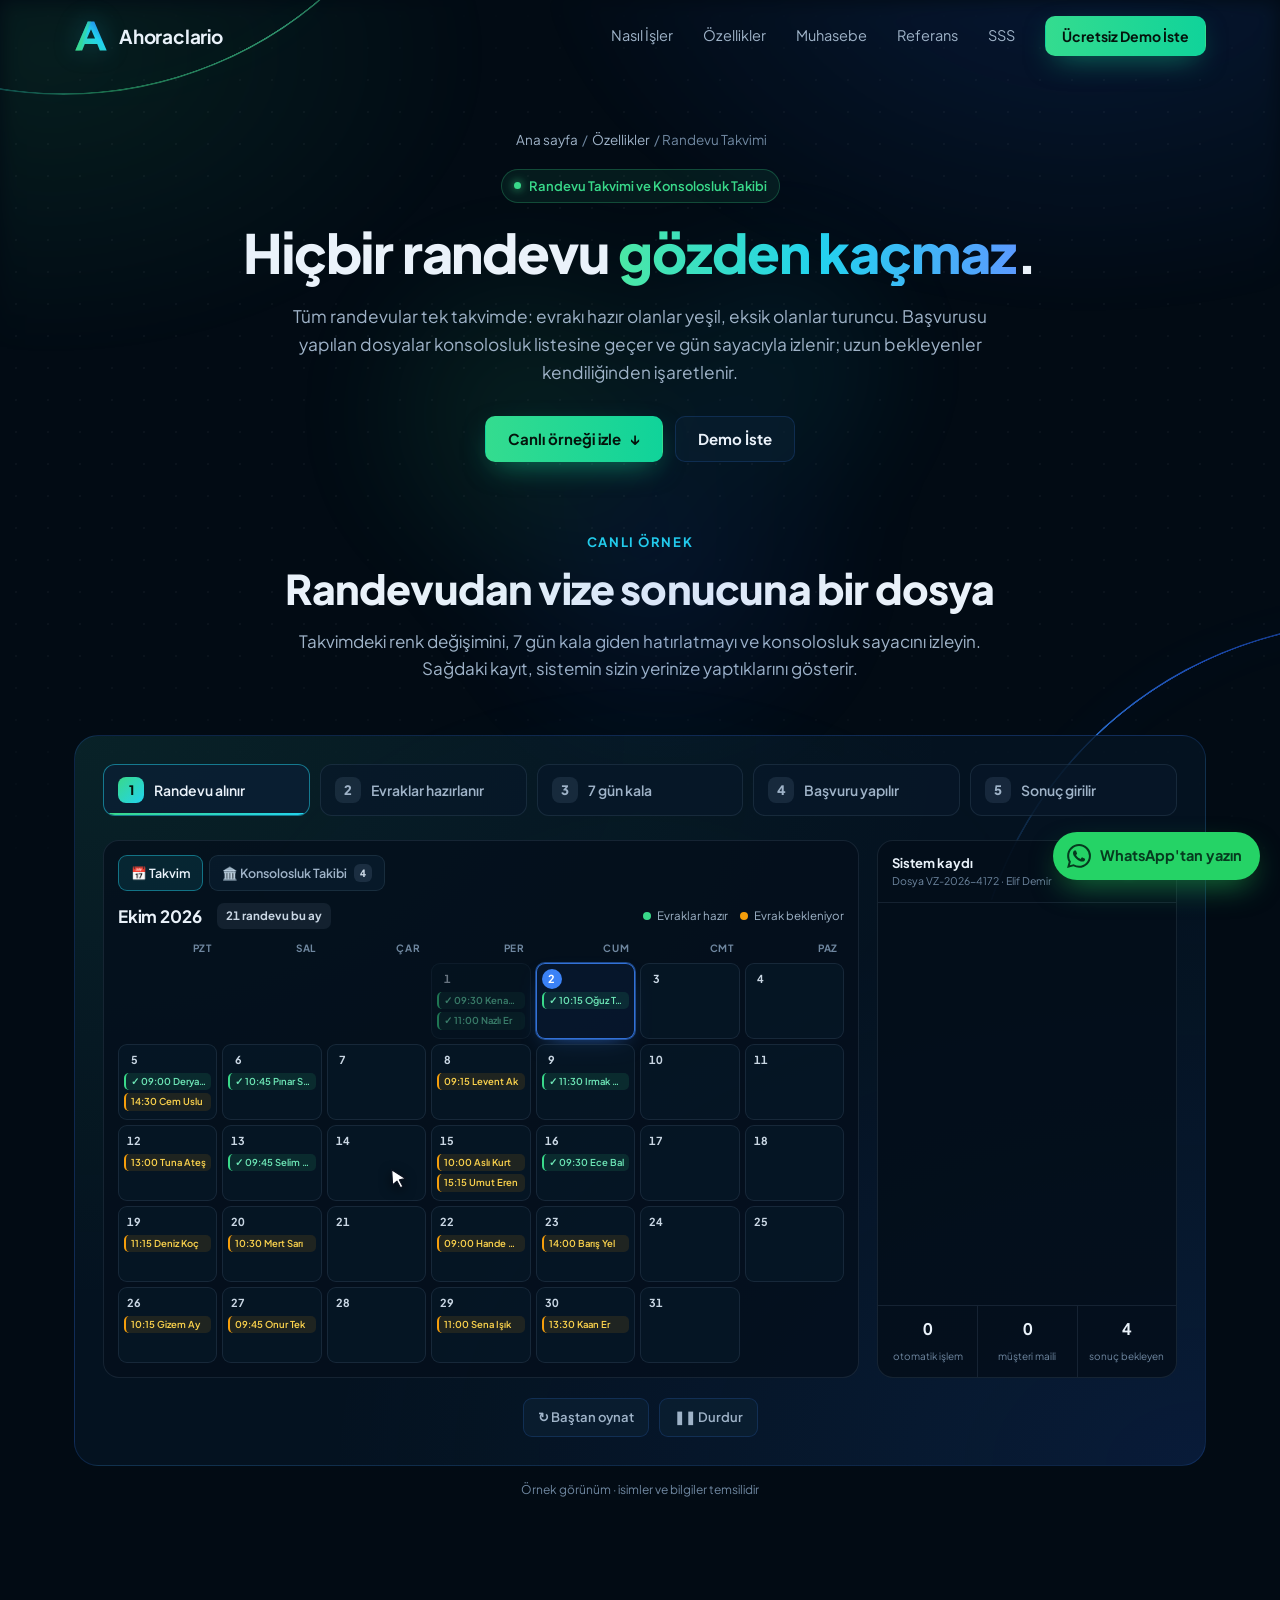
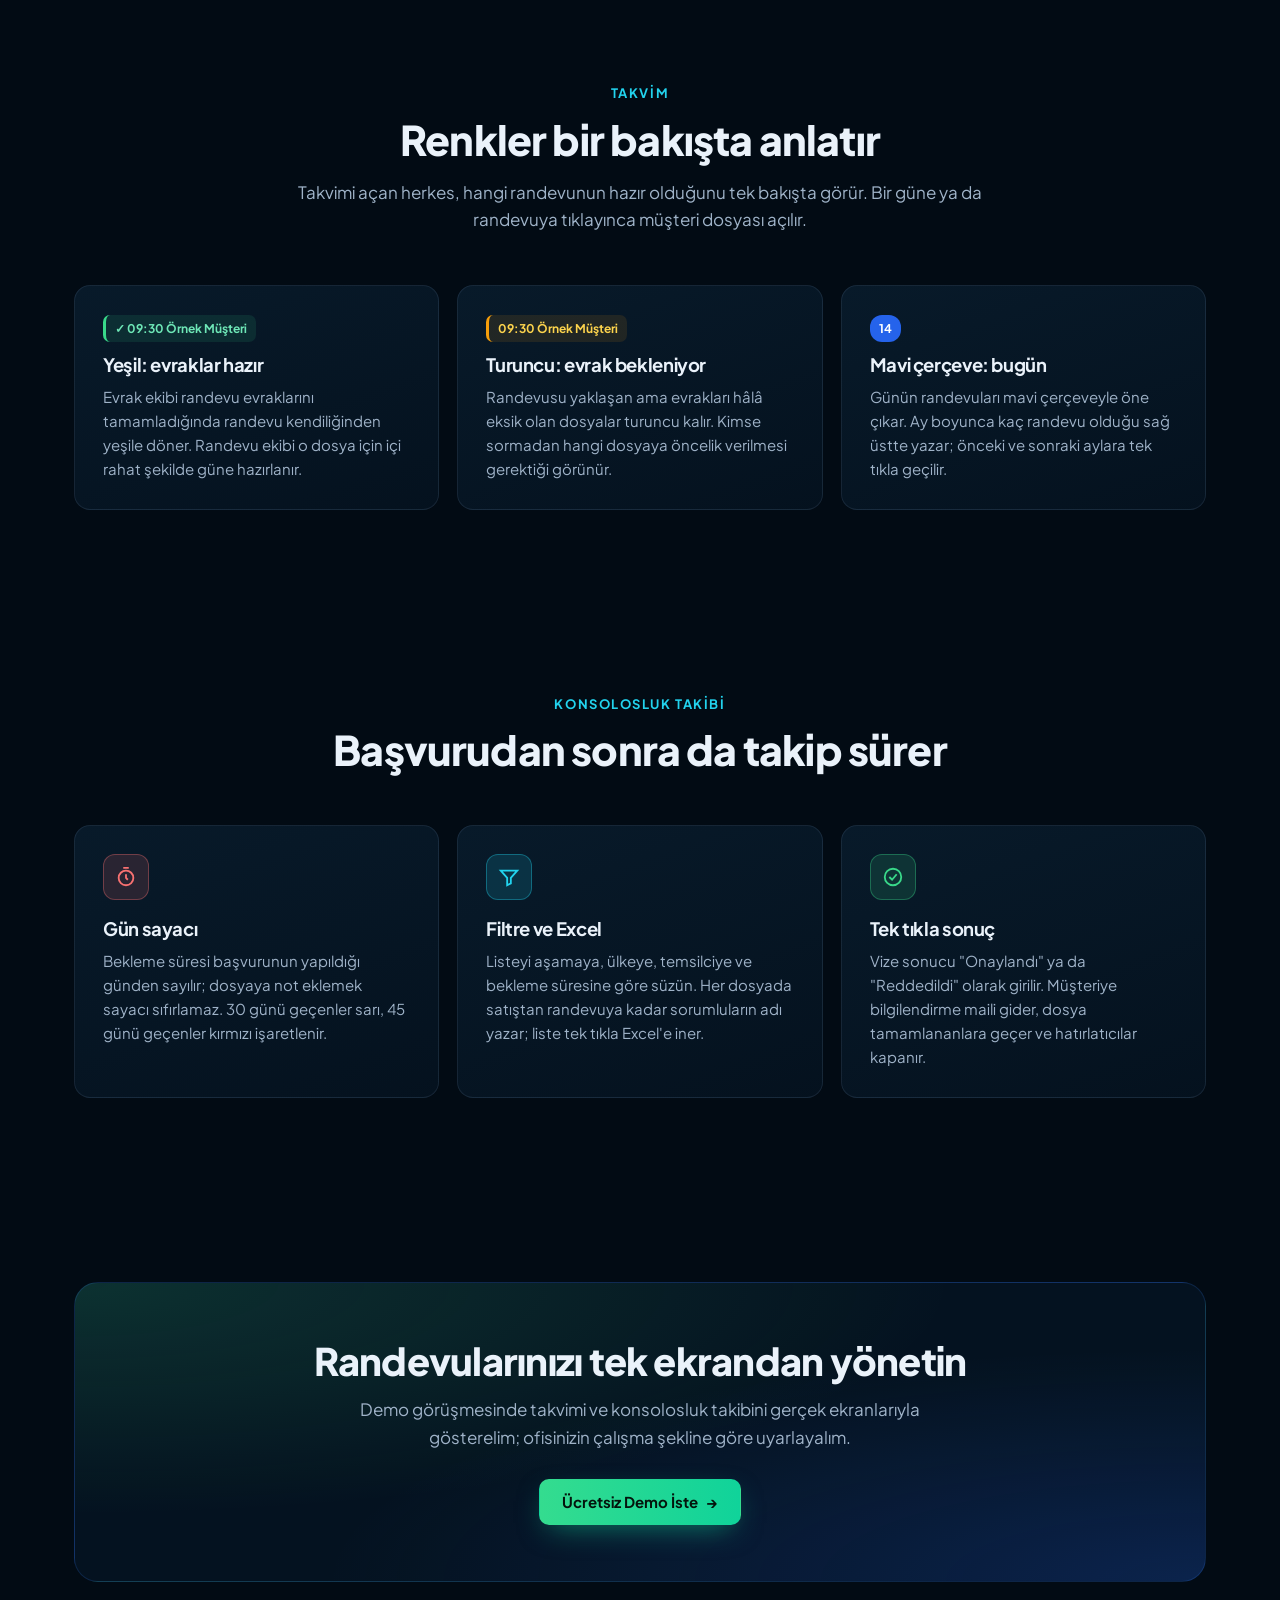
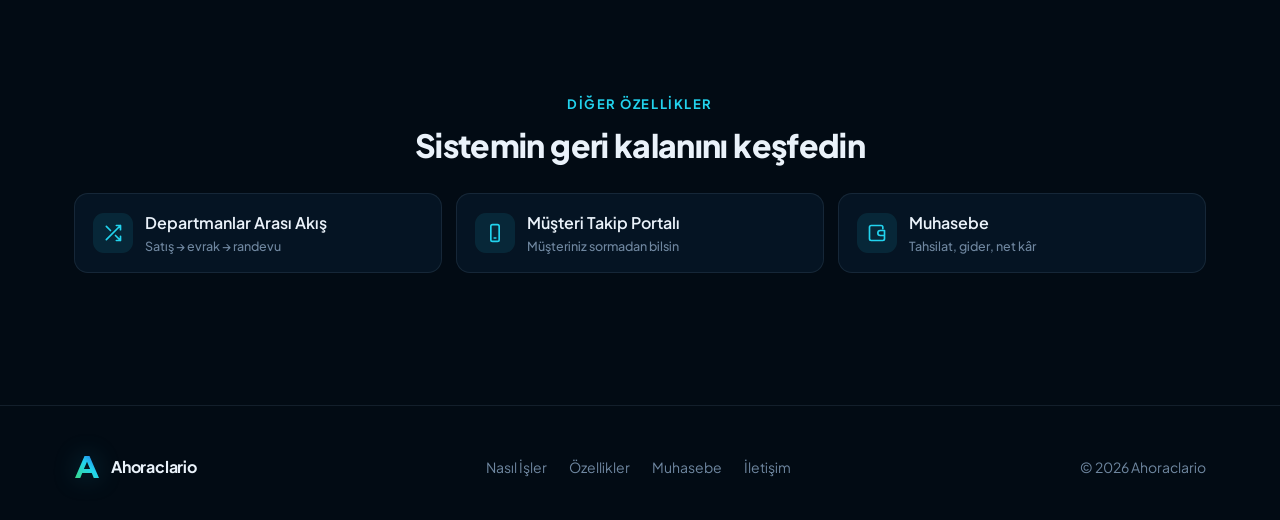
<file: randevu-takvimi.html>
<!DOCTYPE html>
<html lang="tr">
<head>
<meta charset="UTF-8">
<meta name="viewport" content="width=device-width, initial-scale=1">
<title>Randevu Takvimi ve Konsolosluk Takibi — Vize Ofisi CRM | Ahoraclario</title>
<meta name="description" content="Vize ofisleri için randevu takvimi: evrakı hazır randevular yeşil, eksikler turuncu. 7 gün kala otomatik hatırlatma maili, konsolosluk takibinde gün sayacı ve tek tıkla vize sonucu.">
<link rel="canonical" href="https://ahoraclario.github.io/randevu-takvimi.html">
<meta name="theme-color" content="#020B14">
<meta property="og:type" content="website">
<meta property="og:title" content="Randevu Takvimi ve Konsolosluk Takibi — Ahoraclario">
<meta property="og:description" content="Tüm randevular tek takvimde, konsolosluktaki her dosya gün sayacıyla takipte.">
<meta property="og:url" content="https://ahoraclario.github.io/randevu-takvimi.html">
<meta property="og:locale" content="tr_TR">
<meta property="og:site_name" content="Ahoraclario">
<meta property="og:image" content="https://ahoraclario.github.io/og-image.jpg">
<meta property="og:image:width" content="1200">
<meta property="og:image:height" content="630">
<meta property="og:image:alt" content="Ahoraclario: vize operasyonunuza özel CRM">
<meta name="twitter:card" content="summary_large_image">
<meta name="twitter:title" content="Randevu Takvimi ve Konsolosluk Takibi — Ahoraclario">
<meta name="twitter:description" content="Tüm randevular tek takvimde, konsolosluktaki her dosya gün sayacıyla takipte.">
<meta name="twitter:image" content="https://ahoraclario.github.io/og-image.jpg">
<link rel="icon" href="data:image/svg+xml,%3Csvg xmlns='http://www.w3.org/2000/svg' viewBox='0 0 52 52'%3E%3Cdefs%3E%3ClinearGradient id='g' x1='0' y1='1' x2='1' y2='0'%3E%3Cstop offset='0' stop-color='%2339D98A'/%3E%3Cstop offset='.55' stop-color='%2322D3EE'/%3E%3Cstop offset='1' stop-color='%232563EB'/%3E%3C/linearGradient%3E%3C/defs%3E%3Cpath d='M21 4h10l19 44H39.5l-4-9.8H16.5l-4 9.8H2L21 4Zm5 11.5L19.8 30h12.4L26 15.5Z' fill='url(%23g)'/%3E%3C/svg%3E">
<script>
/* Windows bayrak emojilerini göstermez ("GR" yazar); gerekiyorsa bayrak fontu yüklenir.
   country-flag-emoji-polyfill (MIT, TalkJS) temel alınmıştır. */
(()=>{const f='"Twemoji Mozilla","Apple Color Emoji","Segoe UI Emoji","Segoe UI Symbol","Noto Color Emoji",sans-serif';
const t=e=>{const c=document.createElement('canvas');c.width=c.height=1;const x=c.getContext('2d',{willReadFrequently:true});x.textBaseline='top';x.font='100px '+f;x.scale(.01,.01);
const p=k=>{x.clearRect(0,0,100,100);x.fillStyle=k;x.fillText(e,0,0);return x.getImageData(0,0,1,1).data.join(',')};const w=p('#fff'),b=p('#000');return b===w&&!b.startsWith('0,0,0,')};
try{if(t('\u{1F60A}')&&!t('\u{1F1E8}\u{1F1ED}')){const s=document.createElement('style');s.textContent="@font-face{font-family:'Twemoji Country Flags';unicode-range:U+1F1E6-1F1FF,U+1F3F4,U+E0062-E0063,U+E0065,U+E0067,U+E006C,U+E006E,U+E0073-E0074,U+E0077,U+E007F;src:url('https://cdn.jsdelivr.net/npm/country-flag-emoji-polyfill@0.1.10/dist/TwemojiCountryFlags.woff2') format('woff2');font-display:swap}";document.head.appendChild(s)}}catch(e){}})();
</script>
<link rel="preconnect" href="https://fonts.googleapis.com">
<link rel="preconnect" href="https://fonts.gstatic.com" crossorigin>
<link href="https://fonts.googleapis.com/css2?family=Plus+Jakarta+Sans:wght@400;500;600;700;800&display=swap" rel="stylesheet">
<link rel="stylesheet" href="site.css?v=20260930d">
<style>
/* Randevu takvimi sayfasına özel */
.demo-steps.d5{grid-template-columns:repeat(5,1fr)}
.fb-wrap{display:grid;grid-template-columns:1fr 300px;gap:18px;align-items:stretch}
.fboard{position:relative;border-radius:16px;border:1px solid var(--border2);background:rgba(4,15,27,.75);padding:14px;overflow:hidden}
/* Uygulama sekmeleri */
.vtabs{display:flex;gap:6px;margin-bottom:12px}
.vtabs span{display:flex;align-items:center;gap:7px;padding:7px 12px;border-radius:9px;font-size:12.5px;font-weight:600;color:var(--muted);border:1px solid var(--border2);background:rgba(11,32,51,.6);transition:color .35s,background .35s,border-color .35s}
.vtabs span.on{color:var(--text);background:rgba(34,211,238,.1);border-color:rgba(34,211,238,.45)}
.vtabs em{font-style:normal;font-size:10px;font-weight:800;padding:1px 6px;border-radius:6px;background:rgba(148,178,210,.14);color:#C9D6E3;font-variant-numeric:tabular-nums}
.views{display:grid}
.view{grid-area:1/1;transition:opacity .5s ease,transform .5s cubic-bezier(.2,.8,.2,1)}
.view.hide{opacity:0;transform:translateY(10px);pointer-events:none}
/* Takvim */
.cal-h{display:flex;align-items:center;gap:10px 16px;flex-wrap:wrap;margin-bottom:10px}
.cal-h b{font-size:17px;letter-spacing:-.01em}
.legend{display:flex;gap:12px;font-size:11.5px;color:var(--muted);margin-left:auto}
.legend span{display:flex;align-items:center;gap:6px}
.legend span::before{content:'';width:8px;height:8px;border-radius:50%;background:var(--c)}
.cal-cnt{font-size:11.5px;font-weight:700;padding:4px 9px;border-radius:7px;background:rgba(148,178,210,.1);color:#C9D6E3;font-variant-numeric:tabular-nums}
.cal-g{display:grid;grid-template-columns:repeat(7,minmax(0,1fr));gap:5px}
.cal-dow{font-size:10px;font-weight:700;letter-spacing:.06em;color:var(--faint);text-align:right;padding:0 6px 2px}
.cal-d{min-height:76px;border-radius:9px;border:1px solid var(--border2);background:rgba(8,25,42,.6);padding:5px;display:flex;flex-direction:column;gap:3px;min-width:0;transition:border-color .45s,box-shadow .45s,opacity .45s,background .45s}
.cal-d.blank{visibility:hidden}
.cal-d .dn{align-self:flex-start;font-size:11px;font-weight:700;color:#C9D6E3;min-width:20px;height:20px;border-radius:10px;display:grid;place-items:center;transition:background .45s,color .45s;font-variant-numeric:tabular-nums}
.cal-d.past{opacity:.5}
.cal-d.today{border-color:rgba(59,130,246,.85);box-shadow:0 0 0 1px rgba(59,130,246,.5),0 10px 24px -12px rgba(59,130,246,.7);background:rgba(37,99,235,.08)}
.cal-d.today .dn{background:#3B82F6;color:#fff}
.ap{font-size:9.5px;font-weight:600;line-height:1.2;padding:3px 5px;border-radius:5px;border-left:2px solid;white-space:nowrap;overflow:hidden;text-overflow:ellipsis;transition:color .5s,background .5s,border-color .5s,box-shadow .5s}
.ap.wait{color:#FCD34D;background:rgba(245,158,11,.11);border-color:#F59E0B}
.ap.ok{color:#6EE7B7;background:rgba(57,217,138,.11);border-color:#39D98A}
.ap.ok::before{content:'✓ '}
.ap.focus{box-shadow:0 0 0 1.5px currentColor}
.ap.new{animation:apIn .55s cubic-bezier(.2,.8,.2,1)}
.ap.flash{animation:apFlash 1.2s ease-out}
@keyframes apIn{from{opacity:0;transform:scale(.7)}}
@keyframes apFlash{0%{box-shadow:0 0 0 1.5px currentColor,0 0 0 0 currentColor}60%{box-shadow:0 0 0 1.5px currentColor,0 0 0 7px transparent}}
/* Fare imleci ve evrak hazırlık paneli */
.cur{position:absolute;z-index:8;left:0;top:0;width:22px;height:22px;pointer-events:none;opacity:0;transition:left .8s cubic-bezier(.65,0,.35,1),top .8s cubic-bezier(.65,0,.35,1),opacity .3s;filter:drop-shadow(0 3px 6px rgba(0,0,0,.6))}
.cur.show{opacity:1}
.cur::after{content:'';position:absolute;left:-9px;top:-9px;width:18px;height:18px;border-radius:50%;border:2px solid #fff;opacity:0}
.cur.click::after{animation:clk .5s ease-out}
@keyframes clk{0%{opacity:.9;transform:scale(.4)}100%{opacity:0;transform:scale(1.6)}}
.ekp{position:absolute;z-index:7;width:250px;padding:12px;border-radius:12px;background:#0B2236;border:1px solid var(--border);box-shadow:0 20px 44px rgba(0,0,0,.6);font-size:12px;opacity:0;transform:translateY(6px);transition:opacity .35s,transform .35s;pointer-events:none}
.ekp.show{opacity:1;transform:none}
.ekp h6{margin:0;font-size:12.5px;color:var(--text)}
.ekp > small{display:block;color:var(--faint);font-size:10.5px;margin-bottom:8px}
.ek{display:flex;align-items:center;gap:8px;padding:4px 0;color:#C9D6E3}
.ek i{width:15px;height:15px;border-radius:50%;flex-shrink:0;display:grid;place-items:center;font-style:normal;font-size:9px;font-weight:800;border:1.5px solid #4D6680;color:transparent;transition:all .3s}
.ek.ok i{background:var(--green);border-color:var(--green);color:#04140C}
.ek.ok span{color:var(--text)}
.ekp .go{display:block;margin-top:9px;text-align:center;padding:7px;border-radius:8px;font-size:11.5px;font-weight:700;color:var(--muted);border:1px solid var(--border2);transition:all .3s}
.ekp .go.on{background:linear-gradient(90deg,#39D98A,#22D3EE);color:#04140C;border-color:transparent}
.ekp .go.press{animation:apFlash .5s}
/* Hatırlatma maili önizlemesi */
.mailpop{position:absolute;z-index:6;right:14px;bottom:14px;width:318px;max-width:calc(100% - 28px);border-radius:12px;overflow:hidden;background:#fff;color:#1F2937;box-shadow:0 24px 60px rgba(0,0,0,.6),0 0 0 1px rgba(255,255,255,.08);font-size:11px;opacity:0;transform:translateY(18px) scale(.98);transition:opacity .45s,transform .45s cubic-bezier(.2,.8,.2,1);pointer-events:none}
.mailpop.show{opacity:1;transform:none}
.mp-top{padding:8px 12px;background:#F1F4F8;border-bottom:1px solid #E5E9F0}
.mp-top b{display:block;font-size:11.5px;color:#111827}
.mp-top small{color:#6B7280;font-size:9.5px}
.mp-brand{display:flex;align-items:center;gap:9px;padding:11px 14px;background:#10305C;border-top:3px solid #DC2626;color:#fff}
.mp-brand i{width:22px;height:22px;border-radius:6px;background:#DC2626;display:grid;place-items:center;font-style:normal;font-size:11px}
.mp-brand b{font-size:11.5px;letter-spacing:.04em}
.mp-brand small{display:block;font-size:8px;letter-spacing:.12em;color:#9FB3D8}
.mp-body{padding:11px 14px 13px}
.mp-lang{display:inline-block;font-size:8.5px;font-weight:700;padding:2px 7px;border-radius:9px;background:#FEE2E2;color:#B91C1C}
.mp-body h6{margin:7px 0 5px;font-size:13px;color:#10305C}
.mp-body p{margin:0 0 7px;color:#374151;line-height:1.45}
.mp-info{display:grid;gap:3px;padding:8px 10px;border-radius:8px;background:#EFF6FF;border:1px solid #DBEAFE;margin-bottom:8px;color:#1E3A8A;font-weight:600}
.mp-att{display:flex;flex-wrap:wrap;gap:5px;margin-bottom:9px}
.mp-att span{font-size:9.5px;font-weight:600;padding:3px 7px;border-radius:6px;background:#F3F4F6;border:1px solid #E5E7EB;color:#374151}
.mp-btn{display:inline-block;font-size:10.5px;font-weight:700;padding:6px 11px;border-radius:7px;background:#3B82F6;color:#fff}
.mp-en{margin-top:9px;padding-top:8px;border-top:1px dashed #D1D5DB;color:#6B7280;font-size:10px}
.mp-en b{color:#1D4ED8}
/* Konsolosluk takibi */
.kt-h{display:flex;align-items:center;flex-wrap:wrap;gap:8px 12px;margin-bottom:10px}
.kt-h b{font-size:15px;font-variant-numeric:tabular-nums}
.kt-f{display:flex;gap:6px;flex-wrap:wrap;margin-left:auto}
.kt-f span{font-size:11px;color:var(--muted);padding:5px 9px;border-radius:7px;border:1px solid var(--border2);background:rgba(11,32,51,.6)}
.kt-note{font-size:11.5px;color:var(--faint);margin:-2px 0 10px}
.kt-note b{color:#FCD34D}.kt-note b.r{color:#F87171}
.kt-hd,.kt-row{display:grid;grid-template-columns:minmax(0,1.25fr) 88px minmax(0,1.3fr) 78px 118px;gap:10px;align-items:center}
.kt-hd{padding:0 12px 6px;font-size:9.5px;font-weight:700;letter-spacing:.07em;color:var(--faint)}
.kt-row{position:relative;padding:10px 12px;border-radius:10px;border:1px solid var(--border2);background:rgba(8,25,42,.6);margin-bottom:6px;font-size:12px;max-height:90px;overflow:visible;transition:background .5s,border-color .5s,box-shadow .5s,opacity .5s,transform .5s,max-height .5s .15s,padding .5s .15s,margin .5s .15s}
.kt-row.warn{background:rgba(245,158,11,.07);border-color:rgba(245,158,11,.3)}
.kt-row.late{background:rgba(248,113,113,.07);border-color:rgba(248,113,113,.32)}
.kt-row.focus{box-shadow:0 0 0 1px rgba(34,211,238,.55),0 12px 30px -16px rgba(34,211,238,.6)}
.kt-row.new{animation:rowIn .6s cubic-bezier(.2,.8,.2,1)}
.kt-row.won{background:rgba(57,217,138,.1);border-color:rgba(57,217,138,.5)}
.kt-row.gone{opacity:0;transform:translateX(30px);max-height:0;padding-top:0;padding-bottom:0;margin-bottom:0;border-width:0}
@keyframes rowIn{from{opacity:0;transform:translateY(-8px)}}
.kt-row .nm b{display:block;font-size:12.5px;white-space:nowrap;overflow:hidden;text-overflow:ellipsis}
.kt-row .nm small{color:var(--faint);font-size:10px;font-variant-numeric:tabular-nums}
.kt-row .co{color:#C9D6E3;white-space:nowrap;overflow:hidden;text-overflow:ellipsis}
.kt-row .rs{display:grid;gap:1px;font-size:10px;color:var(--muted);min-width:0}
.kt-row .rs span{white-space:nowrap;overflow:hidden;text-overflow:ellipsis}
.kt-row .rs i{font-style:normal;font-weight:700}
.kt-row .rs .s i{color:#F472B6}.kt-row .rs .e i{color:#FBBF24}.kt-row .rs .r i{color:#A78BFA}
.wd{display:flex;align-items:center;gap:6px;font-weight:800;font-size:13px;color:#C9D6E3;font-variant-numeric:tabular-nums;transition:color .4s}
.wd::before{content:'';width:9px;height:9px;border-radius:50%;background:#5E7A94;transition:background .4s,box-shadow .4s}
.warn .wd{color:#FCD34D}.warn .wd::before{background:#F59E0B;box-shadow:0 0 8px rgba(245,158,11,.7)}
.late .wd{color:#F87171}.late .wd::before{background:#EF4444;box-shadow:0 0 8px rgba(239,68,68,.7)}
.sel{position:relative;display:flex;justify-content:space-between;align-items:center;font-size:11px;padding:6px 9px;border-radius:7px;border:1px solid var(--border2);background:rgba(2,11,20,.5);color:var(--muted);transition:border-color .3s,color .3s,background .3s}
.sel::after{content:'';width:5px;height:5px;border:solid currentColor;border-width:0 1.5px 1.5px 0;transform:rotate(45deg);margin:-3px 2px 0 8px}
.sel.open{border-color:rgba(59,130,246,.8)}
.sel.ok{border-color:rgba(57,217,138,.6);color:#6EE7B7;background:rgba(57,217,138,.1)}
.dd{position:absolute;z-index:3;left:0;right:0;top:calc(100% + 4px);border-radius:8px;overflow:hidden;background:#0B2236;border:1px solid var(--border);box-shadow:0 14px 30px rgba(0,0,0,.5);opacity:0;transform:translateY(-4px);transition:opacity .25s,transform .25s;pointer-events:none}
.sel.open .dd{opacity:1;transform:none}
.dd div{padding:6px 9px;font-size:11px;color:#C9D6E3}
.dd div.hl{background:#2563EB;color:#fff}
/* Sistem kaydı */
.log{border-radius:16px;border:1px solid var(--border2);background:rgba(4,15,27,.85);display:flex;flex-direction:column;overflow:hidden}
.log-h{display:flex;justify-content:space-between;align-items:center;gap:10px;padding:12px 14px;border-bottom:1px solid var(--border2)}
.log-h b{display:block;font-size:13px}
.log-h small{display:block;font-size:10.5px;color:var(--faint)}
.live{display:flex;align-items:center;gap:6px;font-size:11px;color:var(--green);font-weight:600;white-space:nowrap}
.live::before{content:'';width:7px;height:7px;border-radius:50%;background:currentColor;box-shadow:0 0 8px currentColor;animation:blink2 1.4s infinite}
.demo.is-paused .live{color:#F59E0B}
@keyframes blink2{50%{opacity:.3}}
.log-list{flex:1 1 0;min-height:0;overflow:hidden;padding:10px 12px;display:flex;flex-direction:column;gap:3px;justify-content:flex-end;-webkit-mask-image:linear-gradient(to bottom,transparent,#000 70px);mask-image:linear-gradient(to bottom,transparent,#000 70px)}
.ev{display:grid;grid-template-columns:24px 1fr auto;gap:9px;align-items:start;padding:6px 7px;border-radius:9px;font-size:12px;line-height:1.35;color:#C9D6E3;animation:evIn .45s cubic-bezier(.2,.8,.2,1) both,evNew 1.8s ease-out}
.ev.ff{animation:none}
@keyframes evIn{from{opacity:0;transform:translateY(8px)}}
@keyframes evNew{0%,30%{background:rgba(148,178,210,.08)}100%{background:transparent}}
.ev i{width:24px;height:24px;border-radius:7px;display:grid;place-items:center;font-style:normal;color:#9FB3C8;background:rgba(148,178,210,.1)}
.ev i svg{width:12px;height:12px;fill:none;stroke:currentColor;stroke-width:2.2;stroke-linecap:round;stroke-linejoin:round}
.ev.auto i{color:var(--green);background:rgba(57,217,138,.13)}
.ev.ml i{color:#60A5FA;background:rgba(59,130,246,.15)}
.ev.rule i{color:#F59E0B;background:rgba(245,158,11,.14)}
.ev.bad i{color:#F87171;background:rgba(248,113,113,.15)}
.ev b{color:var(--text);font-weight:600}
.ev small{display:flex;flex-wrap:wrap;align-items:center;gap:5px;margin-top:2px;color:var(--faint);font-size:10.5px}
.ev em{font-style:normal;font-size:9.5px;font-weight:700;padding:1px 5px;border-radius:4px;color:#B7C9DA;background:rgba(148,178,210,.12)}
.ev em.sys{color:var(--green);background:rgba(57,217,138,.1)}
.ev time{font-size:10.5px;color:var(--faint);font-variant-numeric:tabular-nums;padding-top:1px}
.ev-day{display:flex;align-items:center;gap:8px;margin:6px 2px 3px;font-size:10px;font-weight:700;color:var(--faint);animation:evIn .45s both}
.ev-day::after{content:'';flex:1;height:1px;background:var(--border2)}
.ev-day.ff{animation:none}
.log-f{display:grid;grid-template-columns:repeat(3,1fr);border-top:1px solid var(--border2)}
.log-f div{padding:10px 8px;text-align:center}
.log-f div+div{border-left:1px solid var(--border2)}
.log-f b{display:block;font-size:16px;font-variant-numeric:tabular-nums;letter-spacing:-.01em}
.log-f small{color:var(--faint);font-size:10px}
/* Durdur: tüm CSS animasyonları da olduğu yerde donar */
.demo.is-paused *,.demo.is-paused *::before,.demo.is-paused *::after{animation-play-state:paused!important}
/* Adıma atlarken önceki adımlar anında uygulanır */
.demo.instant *,.demo.instant *::before,.demo.instant *::after{transition:none!important}
.demo-ctrl button[aria-pressed="true"]{color:var(--text);border-color:rgba(245,158,11,.55)}
/* Alt bölüm: renk anahtarı */
.swatch{display:inline-flex;align-items:center;gap:6px;font-size:12px;font-weight:700;padding:4px 9px;border-radius:7px;border-left:3px solid;margin-bottom:12px}
.swatch.g{color:#6EE7B7;background:rgba(57,217,138,.11);border-color:#39D98A}
.swatch.o{color:#FCD34D;background:rgba(245,158,11,.11);border-color:#F59E0B}
.swatch.b{color:#fff;background:#2563EB;border-color:#93C5FD;border-left-width:0;border-radius:12px}
@media (max-width:1100px){ .fb-wrap{grid-template-columns:1fr} .log-list{flex:none;height:300px} }
@media (max-width:980px){ .demo-steps.d5{grid-template-columns:repeat(3,1fr)} }
@media (max-width:760px){
  .demo-steps.d5{grid-template-columns:1fr 1fr}
  .legend{margin-left:0;width:100%}
  .cal-d{min-height:54px;padding:4px;gap:2px}
  .cal-dow{text-align:center;padding:0}
  .cal-d .dn{font-size:10px;min-width:18px;height:18px}
  .ap{font-size:0;padding:0;height:5px;border-left-width:0;border-radius:3px}
  .ap.wait{background:#F59E0B}.ap.ok{background:#39D98A}.ap.ok::before{content:none}
  .kt-hd{display:none}
  .kt-hd,.kt-row{grid-template-columns:minmax(0,1fr) 64px 104px}
  .kt-row .co,.kt-row .rs{display:none}
  .kt-f{display:none}
}
</style>
<script type="application/ld+json">
{"@context": "https://schema.org", "@type": "BreadcrumbList", "itemListElement": [{"@type": "ListItem", "position": 1, "name": "Ana sayfa", "item": "https://ahoraclario.github.io/"}, {"@type": "ListItem", "position": 2, "name": "Randevu Takvimi", "item": "https://ahoraclario.github.io/randevu-takvimi.html"}]}
</script>
</head>
<body>

<div class="bg" aria-hidden="true">
  <div class="bg-glow"></div><div class="bg-grid"></div>
  <div class="arc arc-tl"><i></i></div><div class="arc arc-br"><i></i></div>
</div>

<header class="nav" id="nav">
  <div class="wrap">
    <a href="index.html" class="brand" aria-label="Ahoraclario ana sayfa">
      <svg viewBox="0 0 52 52" aria-hidden="true"><defs><linearGradient id="bA" x1="0" y1="1" x2="1" y2="0"><stop offset="0" stop-color="#39D98A"/><stop offset=".55" stop-color="#22D3EE"/><stop offset="1" stop-color="#2563EB"/></linearGradient></defs><path d="M21 4h10l19 44H39.5l-4-9.8H16.5l-4 9.8H2L21 4Zm5 11.5L19.8 30h12.4L26 15.5Z" fill="url(#bA)"/><path d="M2 48 21 4h5L8.5 48Z" fill="#39D98A" opacity=".55"/></svg>
      Ahoraclario
    </a>
    <nav class="nav-links" id="navLinks" aria-label="Ana menü">
      <a href="index.html#akis">Nasıl İşler</a>
      <a href="index.html#ozellikler">Özellikler</a>
      <a href="index.html#muhasebe">Muhasebe</a>
      <a href="index.html#referans">Referans</a>
      <a href="index.html#sss">SSS</a>
      <a href="index.html#iletisim" class="btn btn-primary btn-sm">Ücretsiz Demo İste</a>
    </nav>
    <button class="menu-btn" id="menuBtn" aria-label="Menüyü aç" aria-expanded="false" aria-controls="navLinks">
      <svg width="20" height="20" viewBox="0 0 24 24" fill="none" stroke="currentColor" stroke-width="2"><path d="M4 7h16M4 12h16M4 17h16"/></svg>
    </button>
  </div>
</header>

<main>
<section class="page-hero" aria-labelledby="h-hero">
  <div class="wrap">
    <div class="crumb"><a href="index.html">Ana sayfa</a> / <a href="index.html#ozellikler">Özellikler</a> / Randevu Takvimi</div>
    <span class="eyebrow"><span class="dot"></span>Randevu Takvimi ve Konsolosluk Takibi</span>
    <h1 id="h-hero">Hiçbir randevu <span class="grad">gözden kaçmaz</span>.</h1>
    <p class="lead">Tüm randevular tek takvimde: evrakı hazır olanlar yeşil, eksik olanlar turuncu. Başvurusu yapılan dosyalar konsolosluk listesine geçer ve gün sayacıyla izlenir; uzun bekleyenler kendiliğinden işaretlenir.</p>
    <div class="hero-ctas">
      <a href="#canli" class="btn btn-primary">Canlı örneği izle <span aria-hidden="true">↓</span></a>
      <a href="index.html#iletisim" class="btn btn-ghost">Demo İste</a>
    </div>
  </div>
</section>

<section id="canli" style="padding-top:40px" aria-labelledby="h-demo">
  <div class="wrap">
    <div class="sec-head reveal">
      <div class="kicker">Canlı örnek</div>
      <h2 id="h-demo">Randevudan vize sonucuna bir dosya</h2>
      <p>Takvimdeki renk değişimini, 7 gün kala giden hatırlatmayı ve konsolosluk sayacını izleyin. Sağdaki kayıt, sistemin sizin yerinize yaptıklarını gösterir.</p>
    </div>

    <div class="demo reveal" id="demo">
      <div class="demo-steps d5" role="tablist" aria-label="Demo adımları">
        <button class="dstep" data-s="0" role="tab"><span class="n">1</span>Randevu alınır<span class="bar"></span></button>
        <button class="dstep" data-s="1" role="tab"><span class="n">2</span>Evraklar hazırlanır<span class="bar"></span></button>
        <button class="dstep" data-s="2" role="tab"><span class="n">3</span>7 gün kala<span class="bar"></span></button>
        <button class="dstep" data-s="3" role="tab"><span class="n">4</span>Başvuru yapılır<span class="bar"></span></button>
        <button class="dstep" data-s="4" role="tab"><span class="n">5</span>Sonuç girilir<span class="bar"></span></button>
      </div>

      <div class="fb-wrap">
        <div class="fboard" id="board" aria-label="Randevu takvimi ve konsolosluk takibi (örnek)">
          <div class="vtabs"><span id="tabCal" class="on">📅 Takvim</span><span id="tabKt">🏛️ Konsolosluk Takibi <em id="ktBadge">4</em></span></div>
          <div class="views">
            <div class="view" id="vCal">
              <div class="cal-h"><b id="calTitle">Ekim 2026</b><span class="cal-cnt"><span id="calCnt">0</span> randevu bu ay</span>
                <div class="legend"><span style="--c:#39D98A">Evraklar hazır</span><span style="--c:#F59E0B">Evrak bekleniyor</span></div></div>
              <div class="cal-g" id="cal"></div>
            </div>
            <div class="view hide" id="vKt">
              <div class="kt-h"><b><span id="ktCnt">4</span> müşteri sonuç bekliyor</b>
                <div class="kt-f"><span>Tüm ülkeler</span><span>Tüm temsilciler</span><span>Tüm bekleme süreleri</span><span>📥 Excel</span></div></div>
              <p class="kt-note">Süre, başvurunun yapıldığı günden sayılır. <b>30+ gün</b> sarı, <b class="r">45+ gün</b> kırmızı işaretlenir.</p>
              <div class="kt-hd"><span>MÜŞTERİ</span><span>ÜLKE</span><span>SORUMLULAR</span><span>BEKLEME</span><span>VİZE SONUCU</span></div>
              <div id="kt"></div>
            </div>
          </div>
          <div class="ekp" id="ekp"><h6>Elif Demir +1 · randevu evrakları</h6><small>14 Ekim 09:30 · Yunanistan · Schengen Turistik</small>
            <div id="ekl"></div><span class="go" id="ekGo">✓ Randevu Evrakları Tamamlandı</span></div>
          <svg class="cur" id="cur" viewBox="0 0 24 24" aria-hidden="true"><path d="M4 2l15 9.5-6.5 1.5 3.8 7.2-2.7 1.4-3.8-7.2L5 18.5z" fill="#fff" stroke="#0B1220" stroke-width="1.3" stroke-linejoin="round"/></svg>
          <div class="mailpop" id="mail" aria-hidden="true">
            <div class="mp-top"><b>Randevunuza 7 gün kaldı / Your appointment is in 7 days</b><small>Firmanız Vize Danışmanlık · Alıcı: Elif Demir</small></div>
            <div class="mp-brand"><i>✈</i><div><b>FİRMANIZ</b><small>VİZE DANIŞMANLIK</small></div></div>
            <div class="mp-body">
              <span class="mp-lang">TÜRKÇE</span>
              <h6>Randevunuza 7 gün kaldı</h6>
              <p>Sayın <b>Elif Demir</b>, randevu bilgileriniz ve yanınızda getirmeniz gereken belgeler aşağıdadır.</p>
              <div class="mp-info"><span>📅 14 Ekim Çarşamba · 09:30</span><span>📍 İstanbul başvuru merkezi</span><span>👥 2 kişi (Elif Demir, Ayşe Aksoy)</span></div>
              <div class="mp-att"><span>📎 Schengen_Basvuru_Formu.pdf</span><span>📎 Otel_Rezervasyon_Ornegi.pdf</span><span>📎 Vekaletname_Ornegi.pdf</span></div>
              <span class="mp-btn">Başvurumu Takip Et →</span>
              <div class="mp-en"><b>ENGLISH</b> · Your appointment is in 7 days. Please be at the center 30 minutes early.</div>
            </div>
          </div>
        </div>

        <div class="log" aria-label="Sistem kaydı (örnek)">
          <div class="log-h"><div><b>Sistem kaydı</b><small>Dosya VZ-2026-4172 · Elif Demir</small></div><span class="live" id="liveTag">canlı</span></div>
          <div class="log-list" id="log" aria-live="polite"></div>
          <div class="log-f"><div><b id="stAuto">0</b><small>otomatik işlem</small></div><div><b id="stMail">0</b><small>müşteri maili</small></div><div><b id="stWait">4</b><small>sonuç bekleyen</small></div></div>
        </div>
      </div>

      <div class="demo-ctrl"><button id="replay" type="button">↻ Baştan oynat</button><button id="pause" type="button" aria-pressed="false">❚❚ Durdur</button></div>
    </div>
    <p class="demo-note" style="text-align:center;margin-top:14px">Örnek görünüm · isimler ve bilgiler temsilidir</p>
  </div>
</section>

<section aria-labelledby="h-colors">
  <div class="wrap">
    <div class="sec-head reveal">
      <div class="kicker">Takvim</div>
      <h2 id="h-colors">Renkler bir bakışta anlatır</h2>
      <p>Takvimi açan herkes, hangi randevunun hazır olduğunu tek bakışta görür. Bir güne ya da randevuya tıklayınca müşteri dosyası açılır.</p>
    </div>
    <div class="grid3">
      <div class="card reveal" style="--c:#39D98A"><span class="swatch g">✓ 09:30 Örnek Müşteri</span>
        <h3>Yeşil: evraklar hazır</h3><p>Evrak ekibi randevu evraklarını tamamladığında randevu kendiliğinden yeşile döner. Randevu ekibi o dosya için içi rahat şekilde güne hazırlanır.</p></div>
      <div class="card reveal" style="--c:#F59E0B"><span class="swatch o">09:30 Örnek Müşteri</span>
        <h3>Turuncu: evrak bekleniyor</h3><p>Randevusu yaklaşan ama evrakları hâlâ eksik olan dosyalar turuncu kalır. Kimse sormadan hangi dosyaya öncelik verilmesi gerektiği görünür.</p></div>
      <div class="card reveal" style="--c:#3B82F6"><span class="swatch b">14</span>
        <h3>Mavi çerçeve: bugün</h3><p>Günün randevuları mavi çerçeveyle öne çıkar. Ay boyunca kaç randevu olduğu sağ üstte yazar; önceki ve sonraki aylara tek tıkla geçilir.</p></div>
    </div>
  </div>
</section>

<section aria-labelledby="h-kt">
  <div class="wrap">
    <div class="sec-head reveal">
      <div class="kicker">Konsolosluk takibi</div>
      <h2 id="h-kt">Başvurudan sonra da takip sürer</h2>
    </div>
    <div class="grid3">
      <div class="card reveal" style="--c:#F87171"><div class="ficon"><svg viewBox="0 0 24 24" fill="none" stroke="currentColor" stroke-width="2"><circle cx="12" cy="13" r="8"/><path d="M12 9v4l2 2M9 2h6"/></svg></div>
        <h3>Gün sayacı</h3><p>Bekleme süresi başvurunun yapıldığı günden sayılır; dosyaya not eklemek sayacı sıfırlamaz. 30 günü geçenler sarı, 45 günü geçenler kırmızı işaretlenir.</p></div>
      <div class="card reveal" style="--c:#22D3EE"><div class="ficon"><svg viewBox="0 0 24 24" fill="none" stroke="currentColor" stroke-width="2"><path d="M3 5h18l-7 8v6l-4 2v-8L3 5Z"/></svg></div>
        <h3>Filtre ve Excel</h3><p>Listeyi aşamaya, ülkeye, temsilciye ve bekleme süresine göre süzün. Her dosyada satıştan randevuya kadar sorumluların adı yazar; liste tek tıkla Excel'e iner.</p></div>
      <div class="card reveal" style="--c:#39D98A"><div class="ficon"><svg viewBox="0 0 24 24" fill="none" stroke="currentColor" stroke-width="2"><circle cx="12" cy="12" r="9"/><path d="m8 12 3 3 5-6"/></svg></div>
        <h3>Tek tıkla sonuç</h3><p>Vize sonucu "Onaylandı" ya da "Reddedildi" olarak girilir. Müşteriye bilgilendirme maili gider, dosya tamamlananlara geçer ve hatırlatıcılar kapanır.</p></div>
    </div>
  </div>
</section>

<section aria-labelledby="h-gain">
  <div class="wrap">
    <div class="cta-band reveal">
      <h2 id="h-gain">Randevularınızı tek ekrandan yönetin</h2>
      <p>Demo görüşmesinde takvimi ve konsolosluk takibini gerçek ekranlarıyla gösterelim; ofisinizin çalışma şekline göre uyarlayalım.</p>
      <a href="index.html#iletisim" class="btn btn-primary">Ücretsiz Demo İste <span aria-hidden="true">→</span></a>
    </div>
  </div>
</section>

<section aria-labelledby="h-more" style="padding-top:20px">
  <div class="wrap">
    <div class="sec-head reveal" style="margin-bottom:30px">
      <div class="kicker">Diğer özellikler</div>
      <h2 id="h-more" style="font-size:clamp(24px,2.6vw,32px)">Sistemin geri kalanını keşfedin</h2>
    </div>
    <div class="more-grid reveal">
      <a href="is-akisi.html"><span><svg class="ico" viewBox="0 0 24 24" aria-hidden="true"><path d="M16 3h5v5M4 20 21 3M21 16v5h-5M15 15l6 6M4 4l5 5"/></svg></span><div>Departmanlar Arası Akış<small>Satış → evrak → randevu</small></div></a>
      <a href="musteri-portali.html"><span><svg class="ico" viewBox="0 0 24 24" aria-hidden="true"><rect x="7" y="2" width="10" height="20" rx="2"/><path d="M11 18h2"/></svg></span><div>Müşteri Takip Portalı<small>Müşteriniz sormadan bilsin</small></div></a>
      <a href="muhasebe.html"><span><svg class="ico" viewBox="0 0 24 24" aria-hidden="true"><path d="M19 7V5a2 2 0 0 0-2-2H5a2 2 0 0 0-2 2v14a2 2 0 0 0 2 2h14a2 2 0 0 0 2-2v-3"/><path d="M21 9h-5a3 3 0 0 0 0 6h5z"/></svg></span><div>Muhasebe<small>Tahsilat, gider, net kâr</small></div></a>
    </div>
  </div>
</section>
</main>


<footer>
  <div class="wrap">
    <div class="brand" style="font-size:16px;color:var(--text)">
      <svg viewBox="0 0 52 52" style="width:26px;height:26px" aria-hidden="true"><path d="M21 4h10l19 44H39.5l-4-9.8H16.5l-4 9.8H2L21 4Zm5 11.5L19.8 30h12.4L26 15.5Z" fill="url(#bA)"/></svg>
      Ahoraclario
    </div>
    <div class="links">
      <a href="index.html#akis">Nasıl İşler</a><a href="index.html#ozellikler">Özellikler</a><a href="index.html#muhasebe">Muhasebe</a><a href="index.html#iletisim">İletişim</a>
    </div>
    <div>© <span id="year">2026</span> Ahoraclario</div>
  </div>
</footer>

<a class="wa-fab" href="https://wa.me/905514089810?text=Merhaba%20Samet%2C%20vize%20dan%C4%B1%C5%9Fmanl%C4%B1k%20CRM%27i%20hakk%C4%B1nda%20bilgi%20almak%20istiyorum." target="_blank" rel="noopener" aria-label="WhatsApp'tan yazın"><svg viewBox="0 0 24 24" aria-hidden="true"><path fill="currentColor" d="M17.472 14.382c-.297-.149-1.758-.867-2.03-.967-.273-.099-.471-.148-.67.15-.197.297-.767.966-.94 1.164-.173.199-.347.223-.644.075-.297-.15-1.255-.463-2.39-1.475-.883-.788-1.48-1.761-1.653-2.059-.173-.297-.018-.458.13-.606.134-.133.298-.347.446-.52.149-.174.198-.298.298-.497.099-.198.05-.371-.025-.52-.075-.149-.669-1.612-.916-2.207-.242-.579-.487-.5-.669-.51-.173-.008-.371-.01-.57-.01-.198 0-.52.074-.792.372-.272.297-1.04 1.016-1.04 2.479 0 1.462 1.065 2.875 1.213 3.074.149.198 2.096 3.2 5.077 4.487.709.306 1.262.489 1.694.625.712.227 1.36.195 1.871.118.571-.085 1.758-.719 2.006-1.413.248-.694.248-1.289.173-1.413-.074-.124-.272-.198-.57-.347m-5.421 7.403h-.004a9.87 9.87 0 01-5.031-1.378l-.361-.214-3.741.982.998-3.648-.235-.374a9.86 9.86 0 01-1.51-5.26c.001-5.45 4.436-9.884 9.888-9.884 2.64 0 5.122 1.03 6.988 2.898a9.825 9.825 0 012.893 6.994c-.003 5.45-4.437 9.884-9.885 9.884m8.413-18.297A11.815 11.815 0 0012.05 0C5.495 0 .16 5.335.157 11.892c0 2.096.547 4.142 1.588 5.945L.057 24l6.305-1.654a11.882 11.882 0 005.683 1.448h.005c6.554 0 11.89-5.335 11.893-11.893a11.821 11.821 0 00-3.48-8.413Z"/></svg><span>WhatsApp'tan yazın</span></a>

<script>
// Menü (mobil), kaydırınca üst çubuk, görünür olunca giriş animasyonu
const nav = document.getElementById('nav'), menuBtn = document.getElementById('menuBtn'), links = document.getElementById('navLinks');
menuBtn.addEventListener('click', () => { const o = links.classList.toggle('open'); menuBtn.setAttribute('aria-expanded', o); });
links.addEventListener('click', e => { if(e.target.closest('a')){ links.classList.remove('open'); menuBtn.setAttribute('aria-expanded', false); } });
const onScroll = () => nav.classList.toggle('scrolled', scrollY > 10); addEventListener('scroll', onScroll, { passive:true }); onScroll();
if('IntersectionObserver' in window){
  const io = new IntersectionObserver(es => es.forEach(x => { if(x.isIntersecting){ x.target.classList.add('in'); io.unobserve(x.target); } }), { threshold:.12 });
  document.querySelectorAll('.reveal').forEach(el => io.observe(el));
} else document.querySelectorAll('.reveal').forEach(el => el.classList.add('in'));
document.getElementById('year').textContent = new Date().getFullYear();
</script>
<script>
// ── Canlı demo: randevudan vize sonucuna bir dosya ──
(() => {
  const $ = id => document.getElementById(id);
  const demo = $('demo'), steps = [...document.querySelectorAll('.dstep')];
  const logEl = $('log'), pauseBtn = $('pause'), cal = $('cal'), kt = $('kt');
  const reduce = matchMedia('(prefers-reduced-motion: reduce)').matches;

  // Duraklatılabilir zamanlayıcı: "Durdur"da bekleyen her adım olduğu yerde donar,
  // "Devam et"te kalan süresiyle kaldığı yerden sürer.
  const T = (() => {
    let list = [], pausedAt = null, offset = 0;
    const now = () => (pausedAt ?? performance.now()) - offset;
    const arm = t => { t.id = setTimeout(() => { list = list.filter(x => x !== t); t.fn(); }, Math.max(0, t.due - now())); };
    return {
      add(fn, ms){ const t = { fn, due: now() + ms }; list.push(t); if(pausedAt === null) arm(t); },
      clear(){ list.forEach(t => clearTimeout(t.id)); list = []; },
      pause(){ if(pausedAt !== null) return; pausedAt = performance.now(); list.forEach(t => clearTimeout(t.id)); },
      resume(){ if(pausedAt === null) return; offset += performance.now() - pausedAt; pausedAt = null; list.forEach(arm); },
    };
  })();
  // Anında mod: bir adıma atlarken önceki sahneler animasyonsuz, sırasıyla uygulanır
  let instant = null;
  const later = (fn, ms) => instant ? instant.push({ fn, ms, k: instant.length }) : T.add(fn, ms);
  const anim = (el, cls) => { if(instant) return; el.classList.remove(cls); void el.offsetWidth; el.classList.add(cls); };

  // Çizgi ikonlar
  const P = {
    cal:'<rect x="3" y="4" width="18" height="17" rx="2"/><path d="M3 9h18M8 2v4M16 2v4"/>',
    check:'<path d="M20 6 9 17l-5-5"/>',
    mail:'<rect x="3" y="5" width="18" height="14" rx="2"/><path d="m3 7 9 6 9-6"/>',
    timer:'<circle cx="12" cy="13" r="8"/><path d="M12 9v4l2 2M9 2h6"/>',
    doc:'<path d="M14 3H6a2 2 0 0 0-2 2v14a2 2 0 0 0 2 2h12a2 2 0 0 0 2-2V9z"/><path d="M14 3v6h6"/>',
    move:'<path d="M4 8h14l-4-4M20 16H6l4 4"/>',
    bell:'<path d="M6 8a6 6 0 0 1 12 0c0 7 3 9 3 9H3s3-2 3-9M10 21a2 2 0 0 0 4 0"/>',
    list:'<path d="M9 6h11M9 12h11M9 18h11M4 6h.01M4 12h.01M4 18h.01"/>',
    bank:'<path d="M3 21h18M5 21V10l7-5 7 5v11M9 21v-6h6v6"/>',
    flag:'<path d="M5 21V4M5 4h11l-2 4 2 4H5"/>',
    done:'<circle cx="12" cy="12" r="9"/><path d="m8 12 3 3 5-6"/>',
  };
  const svg = k => `<svg viewBox="0 0 24 24" aria-hidden="true">${P[k]}</svg>`;

  // Demo takvimi: Ekim 2026 (1 Ekim Perşembe)
  const DAYS = ['Pazartesi','Salı','Çarşamba','Perşembe','Cuma','Cumartesi','Pazar'];
  const dow = d => (d + 2) % 7;
  const dateLabel = d => d <= 31 ? `${d} Ekim ${DAYS[dow(d)]}` : `${d - 31} Kasım ${DAYS[dow(d)]}`;
  const SEED = [[1,'09:30','Kenan Aydın',1],[1,'11:00','Nazlı Er',1],[2,'10:15','Oğuz Tan',1],[5,'09:00','Derya Kılıç',1],[5,'14:30','Cem Uslu',0],
    [6,'10:45','Pınar Sezer',1],[8,'09:15','Levent Ak',0],[9,'11:30','Irmak Çelik',1],[12,'13:00','Tuna Ateş',0],[13,'09:45','Selim Oral',1],
    [15,'10:00','Aslı Kurt',0],[15,'15:15','Umut Eren',0],[16,'09:30','Ece Bal',1],[19,'11:15','Deniz Koç',0],[20,'10:30','Mert Sarı',0],
    [22,'09:00','Hande Us',0],[23,'14:00','Barış Yel',0],[26,'10:15','Gizem Ay',0],[27,'09:45','Onur Tek',0],[29,'11:00','Sena Işık',0],[30,'13:30','Kaan Er',0]];
  const KT = [ // ad, dosya no, ülke, satış, evrak, randevu, gün
    ['Mert Kaya','VZ-2026-3981','🇩🇰 Danimarka','Tolga K.','Selin D.','Kerem A.',47],
    ['Sibel Aydın','VZ-2026-4027','🇳🇱 Hollanda','Ayşe K.','Selin D.','Kerem A.',35],
    ['Ayla Yurt','VZ-2026-4066','🇫🇷 Fransa','Ayşe K.','Selin D.','Kerem A.',29],
    ['Burak Şahin','VZ-2026-4103','🇬🇷 Yunanistan','Tolga K.','Selin D.','Kerem A.',12],
  ];

  let today = 2, time = '09:00', lastDay = 0, nAuto = 0, nMail = 0, nApt = 0, nWait = 0;
  function stats(){ $('stAuto').textContent = nAuto; $('stMail').textContent = nMail; $('stWait').textContent = nWait; $('calCnt').textContent = nApt; $('ktCnt').textContent = nWait; $('ktBadge').textContent = nWait; }

  // Sistem kaydı. who: işlemi yapan kişi; boşsa işlem otomatiktir.
  function ev(kind, icon, html, sub, who){
    const ff = instant ? ' ff' : '';
    if(today !== lastDay){
      lastDay = today;
      const d = document.createElement('div'); d.className = 'ev-day' + ff; d.textContent = dateLabel(today);
      logEl.appendChild(d);
    }
    const tag = who ? `<em>${who}</em>` : '<em class="sys">Otomatik</em>';
    const r = document.createElement('div'); r.className = 'ev ' + kind + ff;
    r.innerHTML = `<i>${svg(icon)}</i><div>${html}<small>${tag}${sub ? '<span>' + sub + '</span>' : ''}</small></div><time>${time}</time>`;
    logEl.appendChild(r);
    while(logEl.children.length > 24) logEl.firstChild.remove();
    if(kind === 'ml') nMail++; else if(!who) nAuto++;
    stats();
  }
  const at = (d, t) => { if(d !== today){ today = d; paintToday(); } time = t; };

  // Takvim
  function buildCal(){
    cal.innerHTML = ['PZT','SAL','ÇAR','PER','CUM','CMT','PAZ'].map(x => `<div class="cal-dow">${x}</div>`).join('')
      + '<div class="cal-d blank"></div>'.repeat(dow(1))
      + Array.from({ length:31 }, (_, i) => `<div class="cal-d" id="d${i + 1}"><span class="dn">${i + 1}</span></div>`).join('');
    nApt = 0;
    SEED.forEach(([d, t, n, ok], k) => addApt(d, t, n, ok, 'a' + k));
  }
  function addApt(d, t, name, ok, id){
    const a = document.createElement('div');
    a.className = 'ap ' + (ok ? 'ok' : 'wait'); a.id = id; a.textContent = `${t} ${name}`;
    $('d' + d).appendChild(a); nApt++; stats(); return a;
  }
  const setOk = id => { const a = $(id); a.classList.replace('wait', 'ok'); anim(a, 'flash'); };
  function paintToday(){ for(let d = 1; d <= 31; d++){ const c = $('d' + d); c.classList.toggle('today', d === today); c.classList.toggle('past', d < today); } }

  // Görünüm geçişi: Takvim ↔ Konsolosluk Takibi
  function view(v){
    $('vCal').classList.toggle('hide', v !== 'cal'); $('vKt').classList.toggle('hide', v !== 'kt');
    $('tabCal').classList.toggle('on', v === 'cal'); $('tabKt').classList.toggle('on', v === 'kt');
  }

  // Konsolosluk listesi
  const lvl = n => n >= 45 ? 'late' : n >= 30 ? 'warn' : '';
  function row([name, no, co, s, e, r, days], id){
    const el = document.createElement('div'); el.className = 'kt-row ' + lvl(days); el.id = id; el.dataset.days = days;
    el.innerHTML = `<div class="nm"><b>${name}</b><small>${no}</small></div><span class="co">${co}</span>`
      + `<div class="rs"><span class="s"><i>Satış:</i> ${s}</span><span class="e"><i>Evrak:</i> ${e}</span><span class="r"><i>Randevu:</i> ${r}</span></div>`
      + `<span class="wd">${days} gün</span><div class="sel">Sonuç gir…<div class="dd"><div>Sonuç gir…</div><div>✅ Onaylandı</div><div>❌ Reddedildi</div></div></div>`;
    kt.appendChild(el); nWait++; stats(); return el;
  }
  function setDays(el, n){
    el.dataset.days = n; el.querySelector('.wd').textContent = n + ' gün';
    el.classList.remove('warn','late'); if(lvl(n)) el.classList.add(lvl(n));
  }
  const mail = on => $('mail').classList.toggle('show', on);
  // Fare imleci: bir öğenin üstüne gider ve tıklar
  const board = $('board');
  function point(el, click = true){
    if(instant || !el) return;
    const b = board.getBoundingClientRect(), r = el.getBoundingClientRect(), c = $('cur');
    c.classList.add('show'); c.style.left = (r.left - b.left + Math.min(r.width * .6, 60)) + 'px'; c.style.top = (r.top - b.top + r.height * .55) + 'px';
    if(click) setTimeout(() => { c.classList.remove('click'); void c.offsetWidth; c.classList.add('click'); }, 820);
  }
  const hideCur = () => $('cur').classList.remove('show');
  const EK = ['Başvuru formları (2 kişi)','Otel rezervasyonu','Uçak rezervasyonu','Seyahat sağlık sigortası','Banka dökümü ve iş yazısı'];
  function openEk(){
    $('ekl').innerHTML = EK.map((e, k) => `<div class="ek" id="ek${k}"><i>✓</i><span>${e}</span></div>`).join('');
    $('ekGo').classList.remove('on');
    const b = board.getBoundingClientRect(), r = $('focus').getBoundingClientRect(), p = $('ekp');
    let left = r.right - b.left + 10; if(left + 250 > b.width - 10) left = r.left - b.left - 260;
    p.style.left = Math.max(10, left) + 'px'; p.style.top = Math.max(10, r.top - b.top - 40) + 'px';
    p.classList.add('show');
  }

  function reset(){
    today = 2; time = '09:00'; lastDay = 0; nAuto = 0; nMail = 0; nWait = 0;
    logEl.innerHTML = ''; kt.innerHTML = ''; mail(false); view('cal'); $('ekp').classList.remove('show'); hideCur();
    buildCal(); paintToday();
    KT.forEach((r, k) => row(r, 'k' + k));
    stats();
  }
  function mark(i, dur){
    steps.forEach((s, k) => { s.classList.toggle('on', k === i); s.classList.toggle('done', k < i); s.setAttribute('aria-selected', k === i); });
    const b = steps[i].querySelector('.bar'); b.style.animation = 'none'; void b.offsetWidth; b.style.animation = ''; steps[i].style.setProperty('--dur', dur + 'ms');
  }

  const scenes = [
    { dur: 6400, run(){                                              // 1) Randevu alınır
      later(() => { at(2, '10:05'); point($('d14')); }, 300);
      later(() => { const a = addApt(14, '09:30', 'Elif Demir +1', 0, 'focus'); a.classList.add('focus'); anim(a, 'new');
        ev('hum', 'cal', 'Randevu alındı: <b>14 Ekim 09:30</b>', 'Elif Demir · Yunanistan · 2 kişi', 'Selin D.'); }, 1300);
      later(() => { ev('rule', 'check', 'Randevu kontrolleri geçildi', 'Her başvuranın tarih ve saati var'); }, 2300);
      later(() => { hideCur(); time = '10:06'; ev('ml', 'mail', '<b>"Randevunuz Alındı"</b> maili gönderildi', 'Tarih, saat ve başvuru merkezi'); }, 3300);
      later(() => { ev('auto', 'bell', 'Hatırlatma planlandı', "7 Ekim'de kendiliğinden gidecek"); }, 4500);
    }},
    { dur: 8200, run(){                                              // 2) Evraklar hazırlanır
      later(() => { at(5, '11:20'); point($('focus')); }, 300);
      later(() => { openEk(); ev('hum', 'doc', 'Elif Demir: <b>randevu evrakları hazırlanıyor</b>', 'Turuncu: evrak bekleniyor', 'Selin D.'); }, 1200);
      EK.forEach((_, k) => later(() => { if(!instant) $('ek' + k).classList.add('ok'); }, 2000 + k * 520));
      later(() => { if(!instant){ $('ekGo').classList.add('on'); point($('ekGo')); } }, 4700);
      later(() => { anim($('ekGo'), 'press'); }, 5500);
      later(() => { $('ekp').classList.remove('show'); hideCur(); at(5, '15:40'); setOk('focus');
        ev('hum', 'check', 'Randevu evrakları <b>tamamlandı</b>', 'Takvimde yeşile döndü · 2 başvuru · 5 kalem evrak', 'Selin D.'); }, 5900);
      later(() => { ev('auto', 'move', 'Dosya <b>Randevu</b> ekibine geçti', 'Kerem A.\'ya atandı'); }, 6700);
      later(() => { ev('ml', 'mail', '<b>"Randevu Evraklarınız Hazır"</b> maili gönderildi', 'Randevu sorumlusu ve takip linkiyle'); }, 7500);
    }},
    { dur: 8400, run(){                                              // 3) 7 gün kala
      later(() => { at(7, '09:00'); ev('auto', 'bell', '<b>Randevuya 7 gün kaldı</b>', 'Elif Demir · 14 Ekim 09:30'); }, 300);
      later(() => { mail(true); ev('ml', 'mail', '<b>Hatırlatma maili</b> gönderildi', 'Belgeler ekli · Türkçe ve İngilizce'); }, 1300);
      later(() => { mail(false); }, 6100);
      later(() => { at(13, '17:30'); ev('rule', 'list', 'Yarının randevuları listelendi', 'Randevu ekibinin "Bugün" listesine düştü'); }, 6800);
    }},
    { dur: 7800, run(){                                              // 4) Başvuru yapılır
      later(() => { at(14, '10:15'); anim($('focus'), 'flash'); ev('hum', 'bank', 'Başvuru yapıldı', 'İstanbul başvuru merkezi · 2 kişi', 'Kerem A.'); }, 300);
      later(() => { ev('ml', 'mail', '<b>"Başvurunuz Yapıldı"</b> maili gönderildi'); }, 1400);
      later(() => { view('kt'); }, 2500);
      later(() => { const r = row(['Elif Demir +1','VZ-2026-4172','🇬🇷 Yunanistan','Ayşe K.','Selin D.','Kerem A.',0], 'kf');
        r.classList.add('focus'); anim(r, 'new'); ev('rule', 'timer', 'Konsolosluk sayacı başladı', 'Başvuru tarihinden itibaren sayılır'); }, 3200);
      later(() => { at(15, '09:00'); document.querySelectorAll('.kt-row').forEach(r => setDays(r, +r.dataset.days + 1));
        ev('rule', 'flag', 'Ayla Yurt <b>30 günü geçti</b>', 'Listede sarıyla işaretlendi'); }, 5000);
    }},
    { dur: 7800, run(){                                              // 5) Sonuç girilir
      for(let k = 1; k <= 10; k++) later(() => { at(15 + k, '09:00'); document.querySelectorAll('.kt-row:not(.gone)').forEach(r => setDays(r, +r.dataset.days + 1));
        if(k === 10) ev('rule', 'flag', 'Sibel Aydın <b>45 günü geçti</b>', 'Kırmızıyla işaretlendi · konsolosluğu kontrol edin'); }, 200 + k * 140);
      later(() => { time = '11:40'; $('kf').querySelector('.sel').classList.add('open'); }, 2700);
      later(() => { $('kf').querySelectorAll('.dd div')[1].classList.add('hl'); }, 3300);
      later(() => { const s = $('kf').querySelector('.sel'); s.classList.remove('open'); s.classList.add('ok'); s.firstChild.textContent = '✓ Onaylandı';
        $('kf').classList.add('won'); ev('hum', 'done', 'Vize sonucu girildi: <b>Onaylandı</b>', 'Elif Demir, Ayşe Aksoy', 'Kerem A.'); }, 3900);
      later(() => { ev('ml', 'mail', '<b>"Vizeniz Onaylandı"</b> maili gönderildi'); }, 4900);
      later(() => { $('kf').classList.add('gone'); nWait--; stats(); ev('auto', 'done', 'Dosya <b>Tamamlandı</b>', 'Hatırlatıcılar kendiliğinden kapandı'); }, 5900);
    }},
  ];

  function play(i){
    T.clear(); if(i === 0) reset(); mark(i, scenes[i].dur); scenes[i].run();
    later(() => play((i + 1) % scenes.length), scenes[i].dur + (i === scenes.length - 1 ? 2400 : 600));
  }
  // Bir adıma atlarken: sıfırla, önceki sahneleri anında uygula, sonra seçilen adımı oynat
  function jump(i){
    T.clear(); demo.classList.add('instant'); reset();
    for(let k = 0; k < i; k++){
      instant = []; scenes[k].run();
      while(instant.length){ instant.sort((a, b) => a.ms - b.ms || a.k - b.k); instant.shift().fn(); }
    }
    instant = null; mail(false); $('ekp').classList.remove('show'); hideCur();
    void demo.offsetWidth; requestAnimationFrame(() => demo.classList.remove('instant'));
    mark(i, scenes[i].dur); scenes[i].run();
    later(() => play((i + 1) % scenes.length), scenes[i].dur + (i === scenes.length - 1 ? 2400 : 600));
  }

  // Durdurma: kullanıcı durdurduysa, sekme gizliyse ya da demo ekrandan çıktıysa her şey donar
  let userPaused = false, onScreen = false;
  function sync(){
    const stop = userPaused || document.hidden || !onScreen;
    stop ? T.pause() : T.resume();
    demo.classList.toggle('is-paused', stop);
    $('liveTag').textContent = userPaused ? 'durduruldu' : 'canlı';
  }
  function setPaused(p){ userPaused = p; pauseBtn.textContent = p ? '▶ Devam et' : '❚❚ Durdur'; pauseBtn.setAttribute('aria-pressed', p); sync(); }
  steps.forEach((s, i) => s.addEventListener('click', () => { jump(i); setPaused(false); }));
  $('replay').addEventListener('click', () => { jump(0); setPaused(false); });
  pauseBtn.addEventListener('click', () => setPaused(!userPaused));
  document.addEventListener('visibilitychange', sync);

  reset();
  if(reduce){ onScreen = true; jump(4); setPaused(true); return; }
  let started = false;
  const seen = on => { onScreen = on; if(on && !started){ started = true; play(0); } sync(); };
  // Ekranda en az ~160px'i görünüyorsa oynar; tamamen kaydırılıp gidilince durur
  if('IntersectionObserver' in window) new IntersectionObserver(es => es.forEach(e => seen(e.isIntersecting && e.intersectionRect.height >= Math.min(160, e.boundingClientRect.height / 2))), { threshold:Array.from({ length:21 }, (_, k) => k / 20) }).observe(demo);
  else seen(true);
})();
</script>
</body>
</html>
</file>
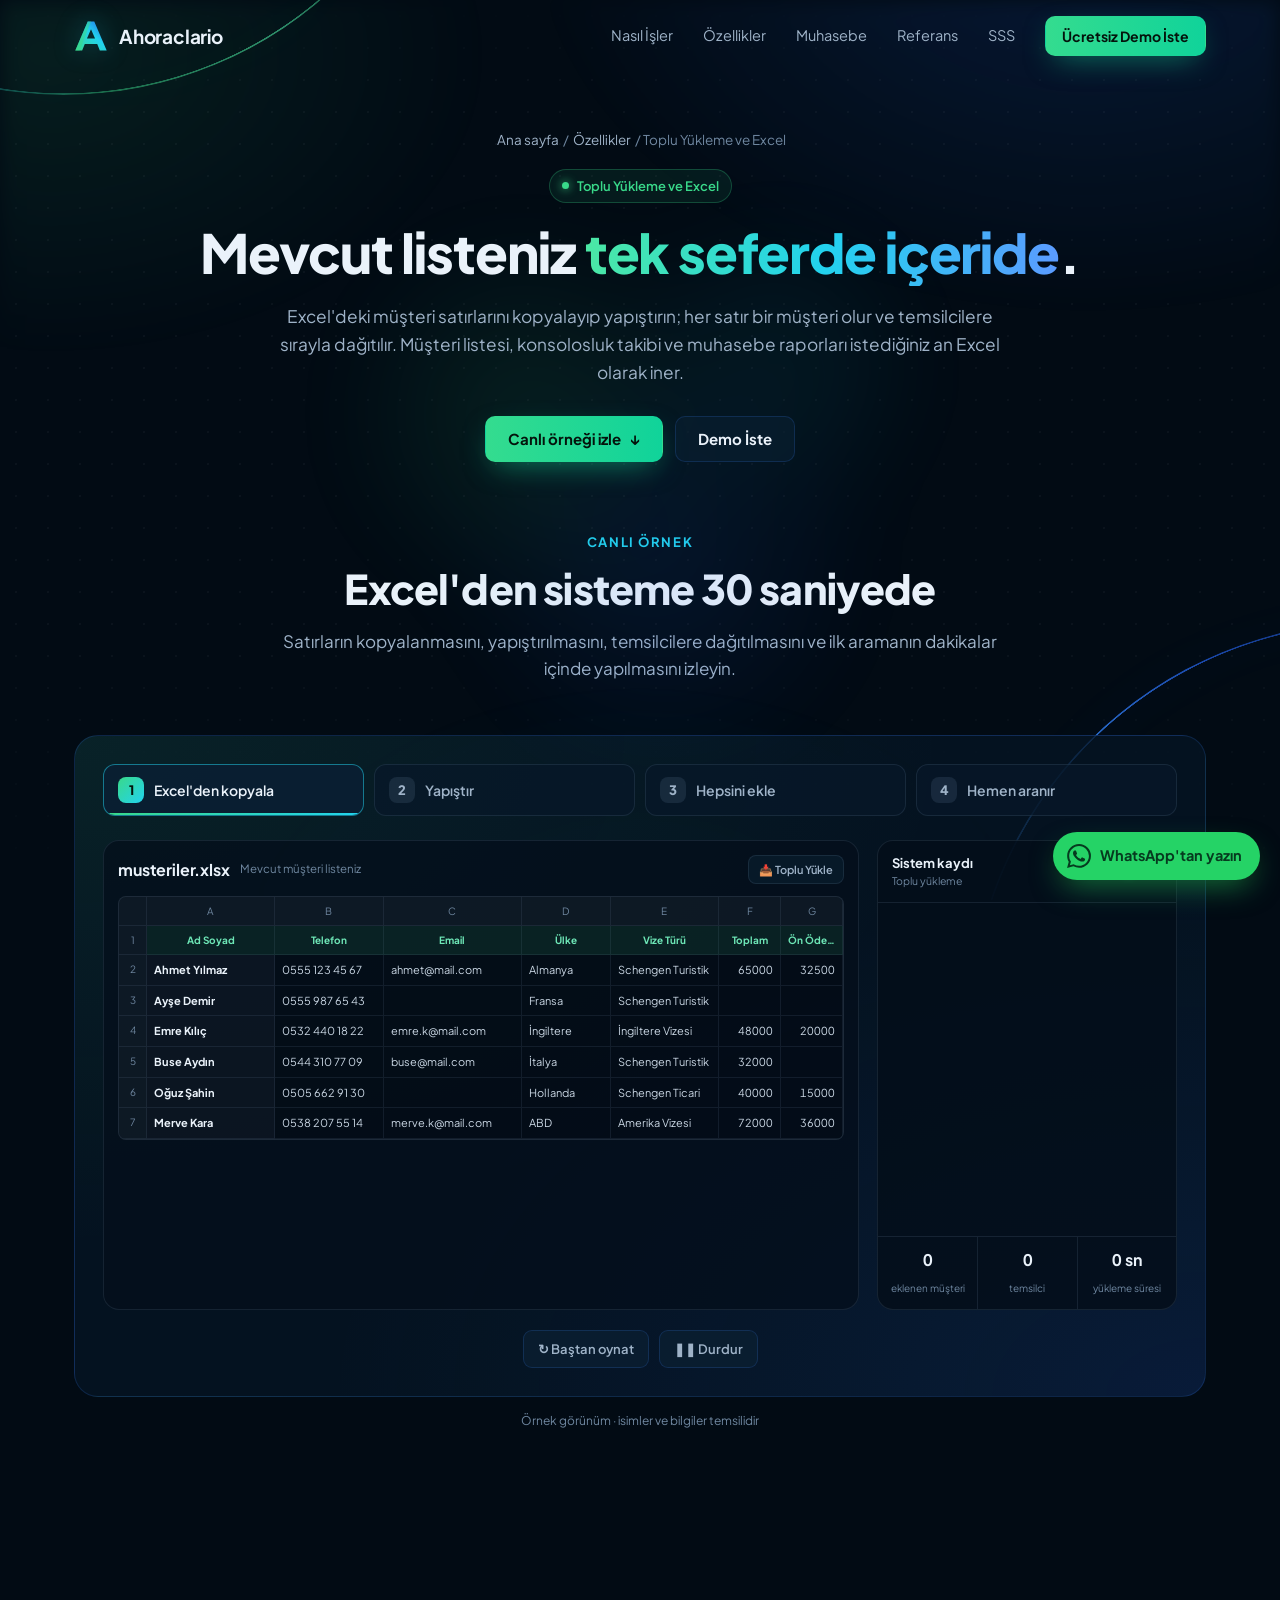
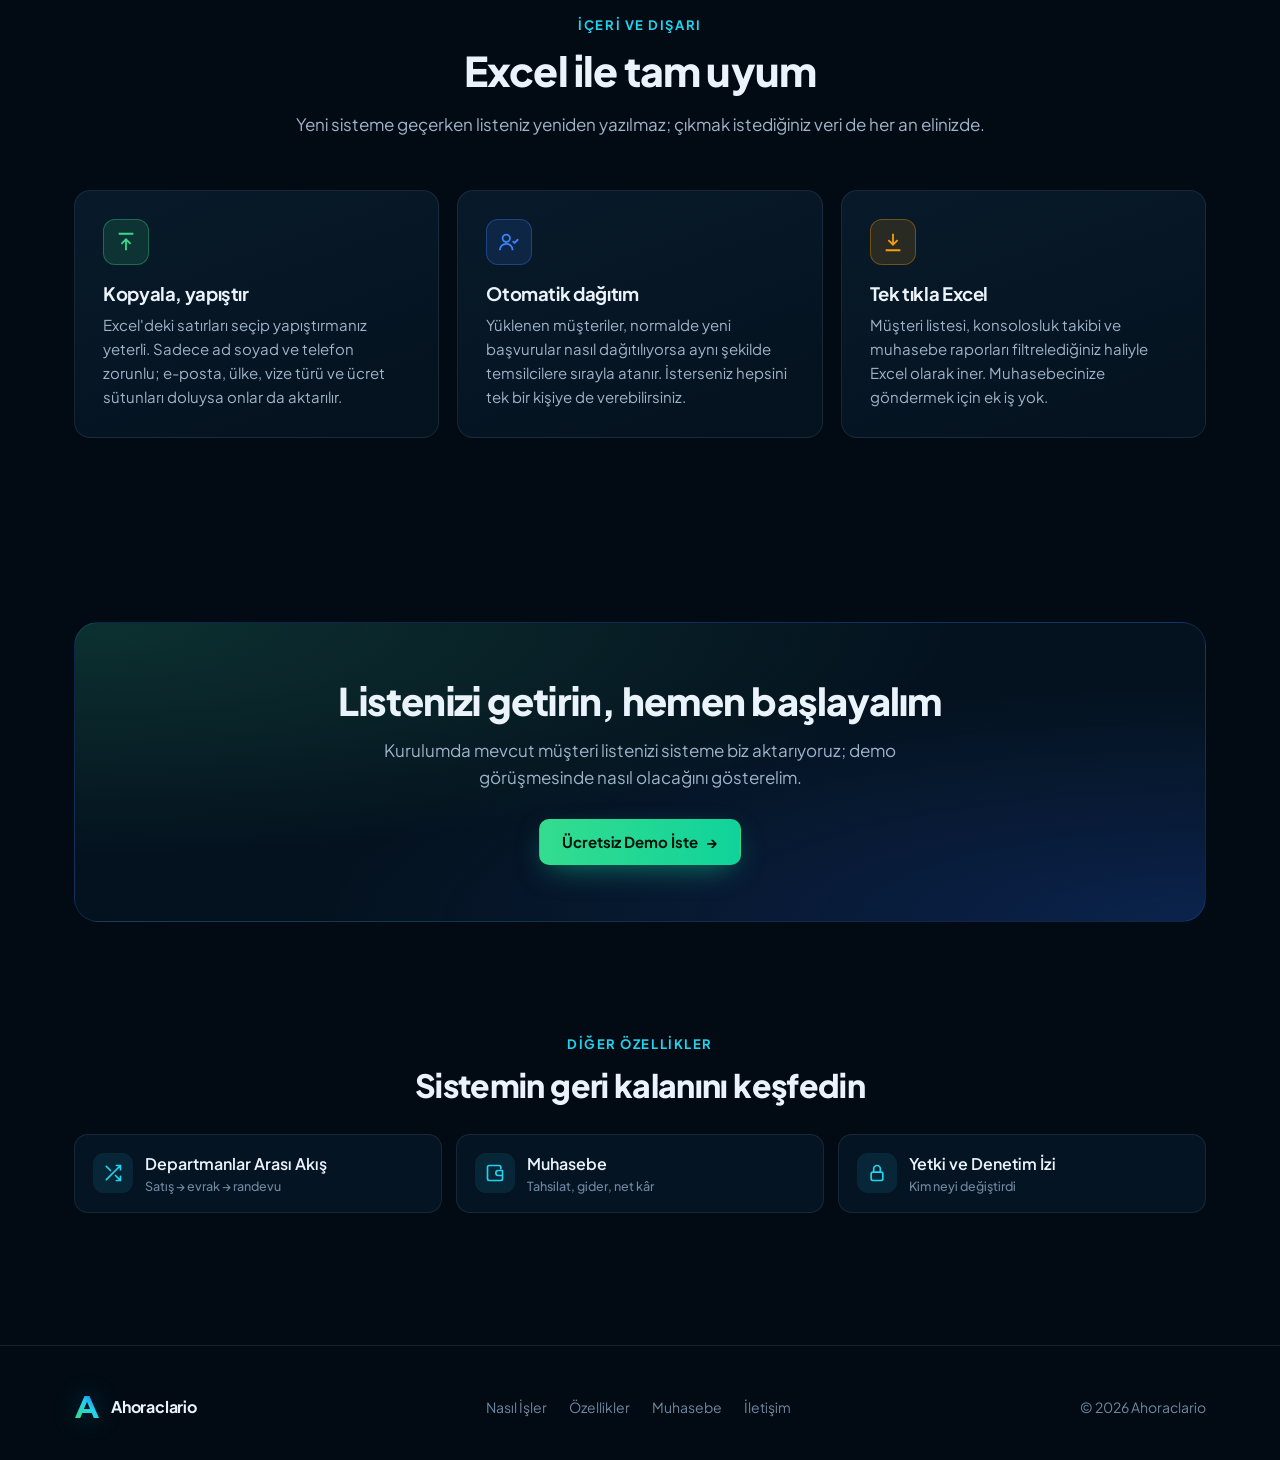
<file: toplu-yukleme-excel.html>
<!DOCTYPE html>
<html lang="tr">
<head>
<meta charset="UTF-8">
<meta name="viewport" content="width=device-width, initial-scale=1">
<title>Toplu Müşteri Yükleme ve Excel — Vize Ofisi CRM | Ahoraclario</title>
<meta name="description" content="Mevcut müşteri listenizi Excel'den kopyalayıp yapıştırarak tek seferde CRM'e aktarın; müşteriler temsilcilere otomatik dağıtılır. Müşteri listesi ve muhasebe raporlarını istediğiniz an Excel olarak indirin.">
<link rel="canonical" href="https://ahoraclario.github.io/toplu-yukleme-excel.html">
<meta name="theme-color" content="#020B14">
<meta property="og:type" content="website">
<meta property="og:title" content="Toplu Yükleme ve Excel — Ahoraclario">
<meta property="og:description" content="Excel listeniz tek seferde içeride, raporlarınız tek tıkla Excel'de.">
<meta property="og:url" content="https://ahoraclario.github.io/toplu-yukleme-excel.html">
<meta property="og:locale" content="tr_TR">
<meta property="og:site_name" content="Ahoraclario">
<meta property="og:image" content="https://ahoraclario.github.io/og-image.jpg">
<meta property="og:image:width" content="1200">
<meta property="og:image:height" content="630">
<meta property="og:image:alt" content="Ahoraclario: vize operasyonunuza özel CRM">
<meta name="twitter:card" content="summary_large_image">
<meta name="twitter:title" content="Toplu Yükleme ve Excel — Ahoraclario">
<meta name="twitter:description" content="Excel listeniz tek seferde içeride, raporlarınız tek tıkla Excel'de.">
<meta name="twitter:image" content="https://ahoraclario.github.io/og-image.jpg">
<link rel="icon" href="data:image/svg+xml,%3Csvg xmlns='http://www.w3.org/2000/svg' viewBox='0 0 52 52'%3E%3Cdefs%3E%3ClinearGradient id='g' x1='0' y1='1' x2='1' y2='0'%3E%3Cstop offset='0' stop-color='%2339D98A'/%3E%3Cstop offset='.55' stop-color='%2322D3EE'/%3E%3Cstop offset='1' stop-color='%232563EB'/%3E%3C/linearGradient%3E%3C/defs%3E%3Cpath d='M21 4h10l19 44H39.5l-4-9.8H16.5l-4 9.8H2L21 4Zm5 11.5L19.8 30h12.4L26 15.5Z' fill='url(%23g)'/%3E%3C/svg%3E">
<script>
/* Windows bayrak emojilerini göstermez ("GR" yazar); gerekiyorsa bayrak fontu yüklenir.
   country-flag-emoji-polyfill (MIT, TalkJS) temel alınmıştır. */
(()=>{const f='"Twemoji Mozilla","Apple Color Emoji","Segoe UI Emoji","Segoe UI Symbol","Noto Color Emoji",sans-serif';
const t=e=>{const c=document.createElement('canvas');c.width=c.height=1;const x=c.getContext('2d',{willReadFrequently:true});x.textBaseline='top';x.font='100px '+f;x.scale(.01,.01);
const p=k=>{x.clearRect(0,0,100,100);x.fillStyle=k;x.fillText(e,0,0);return x.getImageData(0,0,1,1).data.join(',')};const w=p('#fff'),b=p('#000');return b===w&&!b.startsWith('0,0,0,')};
try{if(t('\u{1F60A}')&&!t('\u{1F1E8}\u{1F1ED}')){const s=document.createElement('style');s.textContent="@font-face{font-family:'Twemoji Country Flags';unicode-range:U+1F1E6-1F1FF,U+1F3F4,U+E0062-E0063,U+E0065,U+E0067,U+E006C,U+E006E,U+E0073-E0074,U+E0077,U+E007F;src:url('https://cdn.jsdelivr.net/npm/country-flag-emoji-polyfill@0.1.10/dist/TwemojiCountryFlags.woff2') format('woff2');font-display:swap}";document.head.appendChild(s)}}catch(e){}})();
</script>
<link rel="preconnect" href="https://fonts.googleapis.com">
<link rel="preconnect" href="https://fonts.gstatic.com" crossorigin>
<link href="https://fonts.googleapis.com/css2?family=Plus+Jakarta+Sans:wght@400;500;600;700;800&display=swap" rel="stylesheet">
<link rel="stylesheet" href="site.css?v=20260930d">
<style>
/* Toplu Yükleme ve Excel sayfasına özel */
/* ── Canlı demo ortak stilleri ── */
.fb-wrap{display:grid;grid-template-columns:1fr 300px;gap:18px;align-items:stretch}
.fboard{position:relative;border-radius:16px;border:1px solid var(--border2);background:rgba(4,15,27,.75);padding:14px;overflow:hidden;min-height:470px}
.app-t{display:flex;align-items:center;gap:10px;flex-wrap:wrap;margin-bottom:12px}
.app-t b{font-size:16px;letter-spacing:-.01em}
.app-t small{color:var(--faint);font-size:11.5px}
.app-t .r{margin-left:auto;display:flex;gap:6px;flex-wrap:wrap}
.pill{display:inline-flex;align-items:center;gap:6px;font-size:11px;font-weight:600;color:var(--muted);padding:5px 10px;border-radius:8px;border:1px solid var(--border2);background:rgba(11,32,51,.6);transition:color .35s,background .35s,border-color .35s,box-shadow .35s;white-space:nowrap}
.pill.on{color:var(--text);background:rgba(34,211,238,.1);border-color:rgba(34,211,238,.5)}
.pill.pri{color:#04140C;background:linear-gradient(90deg,#39D98A,#22D3EE);border-color:transparent;font-weight:700}
.pill.press{animation:press .5s}
@keyframes press{40%{transform:scale(.93);box-shadow:0 0 0 4px rgba(34,211,238,.25)}}
.pn{border-radius:12px;border:1px solid var(--border2);background:rgba(8,25,42,.6);padding:12px}
.pn-h{display:flex;align-items:center;gap:8px;margin-bottom:9px;font-size:10.5px;font-weight:700;letter-spacing:.07em;color:var(--faint);text-transform:uppercase}
.pn-h .n{margin-left:auto;font-size:10.5px;letter-spacing:0;text-transform:none;color:var(--muted);font-variant-numeric:tabular-nums}
.row{display:grid;align-items:center;gap:10px;padding:9px 11px;border-radius:10px;border:1px solid var(--border2);background:rgba(8,25,42,.55);margin-bottom:6px;font-size:12px;color:#C9D6E3;max-height:120px;transition:background .45s,border-color .45s,box-shadow .45s,opacity .45s,transform .45s,max-height .45s .12s,padding .45s .12s,margin .45s .12s}
.row b{color:var(--text);font-weight:600}
.row small{display:block;color:var(--faint);font-size:10.5px}
.row.new{animation:rowIn .55s cubic-bezier(.2,.8,.2,1)}
.row.hl{border-color:rgba(34,211,238,.6);box-shadow:0 0 0 1px rgba(34,211,238,.35),0 12px 28px -16px rgba(34,211,238,.6)}
.row.ok{background:rgba(57,217,138,.08);border-color:rgba(57,217,138,.4)}
.row.dim{opacity:.35}
.row.gone{opacity:0;transform:translateX(26px);max-height:0;padding-top:0;padding-bottom:0;margin-bottom:0;border-width:0}
.row.hide{display:none}
@keyframes rowIn{from{opacity:0;transform:translateY(-8px)}}
.tg{display:inline-flex;align-items:center;gap:4px;font-size:10px;font-weight:700;padding:2px 7px;border-radius:6px;white-space:nowrap;background:rgba(148,178,210,.12);color:#C9D6E3;transition:background .4s,color .4s}
.tg.g{background:rgba(57,217,138,.14);color:#6EE7B7}.tg.o{background:rgba(245,158,11,.15);color:#FCD34D}
.tg.b{background:rgba(59,130,246,.17);color:#93C5FD}.tg.r{background:rgba(248,113,113,.15);color:#FCA5A5}
.tg.p{background:rgba(139,92,246,.18);color:#C4B5FD}.tg.c{background:rgba(34,211,238,.14);color:#67E8F9}
.tg.pk{background:rgba(236,72,153,.16);color:#F9A8D4}.tg.lm{background:rgba(132,204,22,.16);color:#BEF264}
.av{width:26px;height:26px;border-radius:50%;display:grid;place-items:center;flex-shrink:0;font-size:9.5px;font-weight:800;color:#fff;background:var(--c,#3B82F6)}
.fld{display:block;margin-bottom:9px}
.fld > span{display:block;font-size:10px;font-weight:700;letter-spacing:.05em;color:var(--faint);margin-bottom:4px}
.fld > div{min-height:32px;display:flex;align-items:center;gap:6px;padding:7px 10px;border-radius:8px;border:1px solid var(--border2);background:rgba(2,11,20,.55);font-size:12px;color:var(--text);transition:border-color .3s,box-shadow .3s}
.fld > div:empty::before{content:attr(data-ph);color:#4D6680}
.fld.act > div{border-color:rgba(59,130,246,.8);box-shadow:0 0 0 3px rgba(59,130,246,.15)}
.fld.act > div::after{content:'';width:1.5px;height:14px;background:#93C5FD;animation:caret 1s steps(1) infinite}
@keyframes caret{50%{opacity:0}}
.modal{position:absolute;z-index:6;left:50%;top:50%;width:min(420px,calc(100% - 28px));transform:translate(-50%,-46%) scale(.97);opacity:0;pointer-events:none;border-radius:14px;border:1px solid var(--border);background:#0B2034;box-shadow:0 30px 70px rgba(0,0,0,.65);padding:16px;transition:opacity .4s,transform .4s cubic-bezier(.2,.8,.2,1)}
.modal.show{opacity:1;transform:translate(-50%,-50%)}
.modal h5{margin:0 0 3px;font-size:14.5px;color:var(--text)}
.modal > small{display:block;color:var(--faint);font-size:11px;margin-bottom:12px}
.shade{position:absolute;inset:0;z-index:5;background:rgba(2,11,20,.55);opacity:0;pointer-events:none;transition:opacity .4s}
.shade.show{opacity:1}
.mbtns{display:grid;grid-template-columns:1fr 1.4fr;gap:8px;margin-top:12px}
.mbtns span{text-align:center;padding:8px;border-radius:8px;font-size:12px;font-weight:700;border:1px solid var(--border2);color:var(--muted)}
.mbtns span.go{background:#2563EB;border-color:#2563EB;color:#fff}
.mbtns span.press{animation:press .5s}
/* Beyaz mail önizlemesi (müşterinin gördüğü) */
.mailc{border-radius:12px;overflow:hidden;background:#fff;color:#1F2937;box-shadow:0 24px 60px rgba(0,0,0,.55),0 0 0 1px rgba(255,255,255,.08);font-size:11px}
.mp-top{padding:8px 12px;background:#F1F4F8;border-bottom:1px solid #E5E9F0}
.mp-top b{display:block;font-size:11.5px;color:#111827}
.mp-top small{color:#6B7280;font-size:9.5px}
.mp-brand{display:flex;align-items:center;gap:9px;padding:10px 14px;background:#10305C;border-top:3px solid #DC2626;color:#fff}
.mp-brand i{width:22px;height:22px;border-radius:6px;background:#DC2626;display:grid;place-items:center;font-style:normal;font-size:11px}
.mp-brand b{font-size:11.5px;letter-spacing:.04em}
.mp-brand small{display:block;font-size:8px;letter-spacing:.12em;color:#9FB3D8}
.mp-body{padding:11px 14px 13px}
.mp-lang{display:inline-block;font-size:8.5px;font-weight:700;padding:2px 7px;border-radius:9px;background:#FEE2E2;color:#B91C1C}
.mp-body h6{margin:7px 0 5px;font-size:13px;color:#10305C}
.mp-body p{margin:0 0 7px;color:#374151;line-height:1.45}
.mp-info{display:grid;gap:3px;padding:8px 10px;border-radius:8px;background:#EFF6FF;border:1px solid #DBEAFE;margin-bottom:8px;color:#1E3A8A;font-weight:600}
.mp-att{display:flex;flex-wrap:wrap;gap:5px;margin-bottom:9px}
.mp-att span{font-size:9.5px;font-weight:600;padding:3px 7px;border-radius:6px;background:#F3F4F6;border:1px solid #E5E7EB;color:#374151}
.mp-att span.new{animation:rowIn .5s}
.mp-btn{display:inline-block;font-size:10.5px;font-weight:700;padding:6px 11px;border-radius:7px;background:#3B82F6;color:#fff}
.mp-en{margin-top:9px;padding-top:8px;border-top:1px dashed #D1D5DB;color:#6B7280;font-size:10px}
.mp-en b{color:#1D4ED8}
/* Sistem kaydı */
.log{border-radius:16px;border:1px solid var(--border2);background:rgba(4,15,27,.85);display:flex;flex-direction:column;overflow:hidden}
.log-h{display:flex;justify-content:space-between;align-items:center;gap:10px;padding:12px 14px;border-bottom:1px solid var(--border2)}
.log-h b{display:block;font-size:13px}
.log-h small{display:block;font-size:10.5px;color:var(--faint)}
.live{display:flex;align-items:center;gap:6px;font-size:11px;color:var(--green);font-weight:600;white-space:nowrap}
.live::before{content:'';width:7px;height:7px;border-radius:50%;background:currentColor;box-shadow:0 0 8px currentColor;animation:blink2 1.4s infinite}
.demo.is-paused .live{color:#F59E0B}
@keyframes blink2{50%{opacity:.3}}
.log-list{flex:1 1 0;min-height:0;overflow:hidden;padding:10px 12px;display:flex;flex-direction:column;gap:3px;justify-content:flex-end;-webkit-mask-image:linear-gradient(to bottom,transparent,#000 70px);mask-image:linear-gradient(to bottom,transparent,#000 70px)}
.ev{display:grid;grid-template-columns:24px 1fr auto;gap:9px;align-items:start;padding:6px 7px;border-radius:9px;font-size:12px;line-height:1.35;color:#C9D6E3;animation:evIn .45s cubic-bezier(.2,.8,.2,1) both,evNew 1.8s ease-out}
.ev.ff{animation:none}
@keyframes evIn{from{opacity:0;transform:translateY(8px)}}
@keyframes evNew{0%,30%{background:rgba(148,178,210,.08)}100%{background:transparent}}
.ev i{width:24px;height:24px;border-radius:7px;display:grid;place-items:center;font-style:normal;color:#9FB3C8;background:rgba(148,178,210,.1)}
.ev i svg{width:12px;height:12px;fill:none;stroke:currentColor;stroke-width:2.2;stroke-linecap:round;stroke-linejoin:round}
.ev.auto i{color:var(--green);background:rgba(57,217,138,.13)}
.ev.ml i{color:#60A5FA;background:rgba(59,130,246,.15)}
.ev.rule i{color:#F59E0B;background:rgba(245,158,11,.14)}
.ev.bad i{color:#F87171;background:rgba(248,113,113,.15)}
.ev b{color:var(--text);font-weight:600}
.ev small{display:flex;flex-wrap:wrap;align-items:center;gap:5px;margin-top:2px;color:var(--faint);font-size:10.5px}
.ev em{font-style:normal;font-size:9.5px;font-weight:700;padding:1px 5px;border-radius:4px;color:#B7C9DA;background:rgba(148,178,210,.12)}
.ev em.sys{color:var(--green);background:rgba(57,217,138,.1)}
.ev time{font-size:10.5px;color:var(--faint);font-variant-numeric:tabular-nums;padding-top:1px}
.ev-day{display:flex;align-items:center;gap:8px;margin:6px 2px 3px;font-size:10px;font-weight:700;color:var(--faint);animation:evIn .45s both}
.ev-day::after{content:'';flex:1;height:1px;background:var(--border2)}
.ev-day.ff{animation:none}
.log-f{display:grid;grid-template-columns:repeat(3,1fr);border-top:1px solid var(--border2)}
.log-f div{padding:10px 8px;text-align:center}
.log-f div+div{border-left:1px solid var(--border2)}
.log-f b{display:block;font-size:16px;font-variant-numeric:tabular-nums;letter-spacing:-.01em}
.log-f small{color:var(--faint);font-size:10px}
.demo.is-paused *,.demo.is-paused *::before,.demo.is-paused *::after{animation-play-state:paused!important}
.demo.instant *,.demo.instant *::before,.demo.instant *::after{transition:none!important}
.demo-ctrl button[aria-pressed="true"]{color:var(--text);border-color:rgba(245,158,11,.55)}
@media (max-width:1100px){ .fb-wrap{grid-template-columns:1fr} .log-list{flex:none;height:300px} }
@media (max-width:980px){ .demo-steps{grid-template-columns:repeat(3,1fr)!important} }
@media (max-width:760px){ .demo-steps{grid-template-columns:1fr 1fr!important} .fboard{min-height:0} .app-t .r{margin-left:0} }
.views{display:grid}.view{grid-area:1/1;position:relative;transition:opacity .5s,transform .5s cubic-bezier(.2,.8,.2,1)}
.view.hide{opacity:0;transform:translateY(10px);pointer-events:none}
.sheet{display:grid;grid-template-columns:28px minmax(0,1.3fr) minmax(0,1.1fr) minmax(0,1.4fr) minmax(0,.9fr) minmax(0,1.1fr) 62px 62px;border:1px solid rgba(148,178,210,.18);border-radius:8px;overflow:hidden;font-size:11px;background:rgba(2,11,20,.5)}
.sheet > span{padding:6px 7px;border-right:1px solid rgba(148,178,210,.1);border-bottom:1px solid rgba(148,178,210,.1);white-space:nowrap;overflow:hidden;text-overflow:ellipsis;color:#C9D6E3;transition:background .25s}
.sheet > span.h{background:rgba(57,217,138,.1);color:#6EE7B7;font-weight:700;font-size:10px;text-align:center}
.sheet > span.c{background:rgba(148,178,210,.07);color:var(--faint);font-size:10px;text-align:center}
.sheet > span.t{font-weight:700;color:var(--text);background:rgba(148,178,210,.05)}
.sheet > span.sel{background:rgba(59,130,246,.2);box-shadow:inset 0 0 0 .5px rgba(96,165,250,.5)}
.sheet > span.n{text-align:right;font-variant-numeric:tabular-nums}
.kbd{position:absolute;right:12px;top:calc(100% + 10px);font-size:12px;font-weight:800;padding:7px 12px;border-radius:9px;background:#fff;color:#0B1220;box-shadow:0 10px 24px rgba(0,0,0,.5);opacity:0;transform:scale(.8);transition:opacity .3s,transform .3s}
.kbd.show{opacity:1;transform:none}
.paste{min-height:128px;padding:9px 10px;border-radius:9px;border:1px solid var(--border2);background:rgba(2,11,20,.6);font:11px/1.6 ui-monospace,Menlo,Consolas,monospace;color:#C9D6E3;white-space:pre;overflow:hidden}
.paste .ph{color:#4D6680;font-family:var(--font,inherit)}
.paste div.new{animation:rowIn .35s}
.pinfo{min-height:18px;margin-top:6px;font-size:11px;color:#6EE7B7}
.tdh small{color:var(--faint);font-size:11.5px}.tdh div{font-size:15px;color:#C9D6E3;margin-bottom:12px}.tdh b{color:var(--text);font-size:17px}
.tgh{display:flex;align-items:center;gap:8px;margin-bottom:7px;font-size:13px;font-weight:700}
.tgh span{width:11px;height:11px;border-radius:50%;background:#EF4444;box-shadow:0 0 10px #EF4444}
.tgh em{font-style:normal;font-size:10.5px;padding:1px 7px;border-radius:9px;background:#EF4444;color:#fff}
.tgh small{font-weight:500;font-size:11px;color:var(--faint)}
.tr2{grid-template-columns:minmax(0,1fr) auto;border-left:3px solid #EF4444}
.tr2 .res{display:none}.tr2.did .res{display:inline-flex}.tr2.did .ph{display:none}
.tr2 .ph{font-size:11px;color:var(--muted);font-variant-numeric:tabular-nums}
.dist{display:flex;gap:6px;flex-wrap:wrap;margin-bottom:10px;min-height:24px}
.cu{grid-template-columns:minmax(0,1.2fr) minmax(0,1fr) auto 26px}
.cu .co{font-size:11px;color:var(--muted)}
.dl{position:absolute;z-index:6;right:14px;bottom:14px;display:flex;gap:10px;align-items:center;width:290px;padding:11px 13px;border-radius:12px;background:#0B2236;border:1px solid rgba(57,217,138,.45);box-shadow:0 20px 44px rgba(0,0,0,.55);opacity:0;transform:translateY(14px);transition:opacity .4s,transform .4s}
.dl.show{opacity:1;transform:none}
.dl > span{font-size:22px}
.dl b{display:block;font-size:12px;color:var(--text)}
.dl small{color:var(--faint);font-size:10.5px}
.dl i{display:block;height:4px;border-radius:3px;background:rgba(148,178,210,.15);margin-top:6px;overflow:hidden}
.dl em{display:block;height:100%;width:0;background:var(--green);transition:width 1.2s ease}
.dl.show em{width:100%}
@media (max-width:760px){ .sheet{grid-template-columns:24px minmax(0,1.3fr) minmax(0,1fr) minmax(0,.9fr)} .sheet > span.x{display:none} .cu{grid-template-columns:minmax(0,1fr) auto 26px} .cu .co{display:none} .dl{left:14px;width:auto} }
</style>
<script type="application/ld+json">
{"@context": "https://schema.org", "@type": "BreadcrumbList", "itemListElement": [{"@type": "ListItem", "position": 1, "name": "Ana sayfa", "item": "https://ahoraclario.github.io/"}, {"@type": "ListItem", "position": 2, "name": "Toplu Yükleme ve Excel", "item": "https://ahoraclario.github.io/toplu-yukleme-excel.html"}]}
</script>
</head>
<body>

<div class="bg" aria-hidden="true">
  <div class="bg-glow"></div><div class="bg-grid"></div>
  <div class="arc arc-tl"><i></i></div><div class="arc arc-br"><i></i></div>
</div>

<header class="nav" id="nav">
  <div class="wrap">
    <a href="index.html" class="brand" aria-label="Ahoraclario ana sayfa">
      <svg viewBox="0 0 52 52" aria-hidden="true"><defs><linearGradient id="bA" x1="0" y1="1" x2="1" y2="0"><stop offset="0" stop-color="#39D98A"/><stop offset=".55" stop-color="#22D3EE"/><stop offset="1" stop-color="#2563EB"/></linearGradient></defs><path d="M21 4h10l19 44H39.5l-4-9.8H16.5l-4 9.8H2L21 4Zm5 11.5L19.8 30h12.4L26 15.5Z" fill="url(#bA)"/><path d="M2 48 21 4h5L8.5 48Z" fill="#39D98A" opacity=".55"/></svg>
      Ahoraclario
    </a>
    <nav class="nav-links" id="navLinks" aria-label="Ana menü">
      <a href="index.html#akis">Nasıl İşler</a>
      <a href="index.html#ozellikler">Özellikler</a>
      <a href="index.html#muhasebe">Muhasebe</a>
      <a href="index.html#referans">Referans</a>
      <a href="index.html#sss">SSS</a>
      <a href="index.html#iletisim" class="btn btn-primary btn-sm">Ücretsiz Demo İste</a>
    </nav>
    <button class="menu-btn" id="menuBtn" aria-label="Menüyü aç" aria-expanded="false" aria-controls="navLinks">
      <svg width="20" height="20" viewBox="0 0 24 24" fill="none" stroke="currentColor" stroke-width="2"><path d="M4 7h16M4 12h16M4 17h16"/></svg>
    </button>
  </div>
</header>

<main>
<section class="page-hero" aria-labelledby="h-hero">
  <div class="wrap">
    <div class="crumb"><a href="index.html">Ana sayfa</a> / <a href="index.html#ozellikler">Özellikler</a> / Toplu Yükleme ve Excel</div>
    <span class="eyebrow"><span class="dot"></span>Toplu Yükleme ve Excel</span>
    <h1 id="h-hero">Mevcut listeniz <span class="grad">tek seferde içeride</span>.</h1>
    <p class="lead">Excel'deki müşteri satırlarını kopyalayıp yapıştırın; her satır bir müşteri olur ve temsilcilere sırayla dağıtılır. Müşteri listesi, konsolosluk takibi ve muhasebe raporları istediğiniz an Excel olarak iner.</p>
    <div class="hero-ctas">
      <a href="#canli" class="btn btn-primary">Canlı örneği izle <span aria-hidden="true">↓</span></a>
      <a href="index.html#iletisim" class="btn btn-ghost">Demo İste</a>
    </div>
  </div>
</section>

<section id="canli" style="padding-top:40px" aria-labelledby="h-demo">
  <div class="wrap">
    <div class="sec-head reveal">
      <div class="kicker">Canlı örnek</div>
      <h2 id="h-demo">Excel'den sisteme 30 saniyede</h2>
      <p>Satırların kopyalanmasını, yapıştırılmasını, temsilcilere dağıtılmasını ve ilk aramanın dakikalar içinde yapılmasını izleyin.</p>
    </div>

    <div class="demo reveal" id="demo">
      <div class="demo-steps" role="tablist" aria-label="Demo adımları" style="grid-template-columns:repeat(4,1fr)">
        <button class="dstep" data-s="0" role="tab"><span class="n">1</span>Excel'den kopyala<span class="bar"></span></button>
        <button class="dstep" data-s="1" role="tab"><span class="n">2</span>Yapıştır<span class="bar"></span></button>
        <button class="dstep" data-s="2" role="tab"><span class="n">3</span>Hepsini ekle<span class="bar"></span></button>
        <button class="dstep" data-s="3" role="tab"><span class="n">4</span>Hemen aranır<span class="bar"></span></button>
      </div>

      <div class="fb-wrap">
        <div class="fboard" id="board" aria-label="Toplu Yükleme ve Excel (örnek)">
          <div class="app-t"><b id="ttl">musteriler.xlsx</b><small id="sub">Mevcut müşteri listeniz</small><div class="r"><span class="pill" id="upBtn">📥 Toplu Yükle</span></div></div>
          <div class="views">
            <div class="view" id="vX"><div class="sheet" id="sheet"></div><span class="kbd" id="kC">Ctrl + C</span></div>
            <div class="view hide" id="vL"><div class="dist" id="dist"></div><div id="list"></div></div>
            <div class="view hide" id="vT"><div class="tdh"><small>30 Eylül Çarşamba</small><div>Bugün ilgilenmen gereken <b id="tCnt">0</b> dosya var.</div></div>
              <div class="tgh"><span></span>Acil <em id="tAc">0</em><small>yeni gelen, henüz aranmadı</small></div><div id="tl"></div></div>
          </div>
          <div class="shade" id="shade"></div>
          <div class="modal big" id="modal">
            <h5>📥 Toplu Müşteri Yükle</h5><small>Excel'deki satırları kopyalayıp aşağıya yapıştırın. Sütun sırası: <b>Ad Soyad → Telefon → Email → Ülke → Vize Türü → Toplam Ücret → Ön Ödeme</b>. Sadece ad ve telefon zorunlu.</small>
            <label class="fld"><span>ATAMA</span><div>🔀 Otomatik dağıt (sırayla, normalde nasıl çalışıyorsa)</div></label>
            <div class="paste" id="paste"><span class="ph">Satırları buraya yapıştırın (Ctrl + V)</span></div>
            <div class="pinfo" id="pinfo"></div>
            <div class="mbtns"><span>Vazgeç</span><span class="go" id="addAll">✓ Hepsini Ekle</span></div>
          </div>

        </div>

        <div class="log" aria-label="Sistem kaydı (örnek)">
          <div class="log-h"><div><b>Sistem kaydı</b><small>Toplu yükleme</small></div><span class="live" id="liveTag">canlı</span></div>
          <div class="log-list" id="log" aria-live="polite"></div>
          <div class="log-f"><div><b id="s1">0</b><small>eklenen müşteri</small></div><div><b id="s2">0</b><small>temsilci</small></div><div><b id="s3">0 sn</b><small>yükleme süresi</small></div></div>
        </div>
      </div>

      <div class="demo-ctrl"><button id="replay" type="button">↻ Baştan oynat</button><button id="pause" type="button" aria-pressed="false">❚❚ Durdur</button></div>
    </div>
    <p class="demo-note" style="text-align:center;margin-top:14px">Örnek görünüm · isimler ve bilgiler temsilidir</p>
  </div>
</section>

<section aria-labelledby="h-icerivedis">
  <div class="wrap">
    <div class="sec-head reveal">
      <div class="kicker">İçeri ve dışarı</div>
      <h2 id="h-icerivedis">Excel ile tam uyum</h2>
      <p>Yeni sisteme geçerken listeniz yeniden yazılmaz; çıkmak istediğiniz veri de her an elinizde.</p>
    </div>
    <div class="grid3">
      <div class="card reveal" style="--c:#39D98A"><div class="ficon"><svg viewBox="0 0 24 24" fill="none" stroke="currentColor" stroke-width="2"><path d="M12 21V9M7 14l5-5 5 5M4 3h16"/></svg></div>
        <h3>Kopyala, yapıştır</h3><p>Excel'deki satırları seçip yapıştırmanız yeterli. Sadece ad soyad ve telefon zorunlu; e-posta, ülke, vize türü ve ücret sütunları doluysa onlar da aktarılır.</p></div>
      <div class="card reveal" style="--c:#3B82F6"><div class="ficon"><svg viewBox="0 0 24 24" fill="none" stroke="currentColor" stroke-width="2"><circle cx="9" cy="8" r="4"/><path d="M2 21a7 7 0 0 1 14 0M16 11l2 2 4-4"/></svg></div>
        <h3>Otomatik dağıtım</h3><p>Yüklenen müşteriler, normalde yeni başvurular nasıl dağıtılıyorsa aynı şekilde temsilcilere sırayla atanır. İsterseniz hepsini tek bir kişiye de verebilirsiniz.</p></div>
      <div class="card reveal" style="--c:#F59E0B"><div class="ficon"><svg viewBox="0 0 24 24" fill="none" stroke="currentColor" stroke-width="2"><path d="M12 3v12M7 10l5 5 5-5M4 21h16"/></svg></div>
        <h3>Tek tıkla Excel</h3><p>Müşteri listesi, konsolosluk takibi ve muhasebe raporları filtrelediğiniz haliyle Excel olarak iner. Muhasebecinize göndermek için ek iş yok.</p></div>
    </div>
  </div>
</section>

<section aria-labelledby="h-gain">
  <div class="wrap">
    <div class="cta-band reveal">
      <h2 id="h-gain">Listenizi getirin, hemen başlayalım</h2>
      <p>Kurulumda mevcut müşteri listenizi sisteme biz aktarıyoruz; demo görüşmesinde nasıl olacağını gösterelim.</p>
      <a href="index.html#iletisim" class="btn btn-primary">Ücretsiz Demo İste <span aria-hidden="true">→</span></a>
    </div>
  </div>
</section>

<section aria-labelledby="h-more" style="padding-top:20px">
  <div class="wrap">
    <div class="sec-head reveal" style="margin-bottom:30px">
      <div class="kicker">Diğer özellikler</div>
      <h2 id="h-more" style="font-size:clamp(24px,2.6vw,32px)">Sistemin geri kalanını keşfedin</h2>
    </div>
    <div class="more-grid reveal">
      <a href="is-akisi.html"><span><svg class="ico" viewBox="0 0 24 24" aria-hidden="true"><path d="M16 3h5v5M4 20 21 3M21 16v5h-5M15 15l6 6M4 4l5 5"/></svg></span><div>Departmanlar Arası Akış<small>Satış → evrak → randevu</small></div></a>
      <a href="muhasebe.html"><span><svg class="ico" viewBox="0 0 24 24" aria-hidden="true"><path d="M19 7V5a2 2 0 0 0-2-2H5a2 2 0 0 0-2 2v14a2 2 0 0 0 2 2h14a2 2 0 0 0 2-2v-3"/><path d="M21 9h-5a3 3 0 0 0 0 6h5z"/></svg></span><div>Muhasebe<small>Tahsilat, gider, net kâr</small></div></a>
      <a href="yetki-denetim.html"><span><svg class="ico" viewBox="0 0 24 24" aria-hidden="true"><rect x="5" y="11" width="14" height="10" rx="2"/><path d="M8 11V7a4 4 0 0 1 8 0v4"/></svg></span><div>Yetki ve Denetim İzi<small>Kim neyi değiştirdi</small></div></a>
    </div>
  </div>
</section>
</main>


<footer>
  <div class="wrap">
    <div class="brand" style="font-size:16px;color:var(--text)">
      <svg viewBox="0 0 52 52" style="width:26px;height:26px" aria-hidden="true"><path d="M21 4h10l19 44H39.5l-4-9.8H16.5l-4 9.8H2L21 4Zm5 11.5L19.8 30h12.4L26 15.5Z" fill="url(#bA)"/></svg>
      Ahoraclario
    </div>
    <div class="links">
      <a href="index.html#akis">Nasıl İşler</a><a href="index.html#ozellikler">Özellikler</a><a href="index.html#muhasebe">Muhasebe</a><a href="index.html#iletisim">İletişim</a>
    </div>
    <div>© <span id="year">2026</span> Ahoraclario</div>
  </div>
</footer>

<a class="wa-fab" href="https://wa.me/905514089810?text=Merhaba%20Samet%2C%20vize%20dan%C4%B1%C5%9Fmanl%C4%B1k%20CRM%27i%20hakk%C4%B1nda%20bilgi%20almak%20istiyorum." target="_blank" rel="noopener" aria-label="WhatsApp'tan yazın"><svg viewBox="0 0 24 24" aria-hidden="true"><path fill="currentColor" d="M17.472 14.382c-.297-.149-1.758-.867-2.03-.967-.273-.099-.471-.148-.67.15-.197.297-.767.966-.94 1.164-.173.199-.347.223-.644.075-.297-.15-1.255-.463-2.39-1.475-.883-.788-1.48-1.761-1.653-2.059-.173-.297-.018-.458.13-.606.134-.133.298-.347.446-.52.149-.174.198-.298.298-.497.099-.198.05-.371-.025-.52-.075-.149-.669-1.612-.916-2.207-.242-.579-.487-.5-.669-.51-.173-.008-.371-.01-.57-.01-.198 0-.52.074-.792.372-.272.297-1.04 1.016-1.04 2.479 0 1.462 1.065 2.875 1.213 3.074.149.198 2.096 3.2 5.077 4.487.709.306 1.262.489 1.694.625.712.227 1.36.195 1.871.118.571-.085 1.758-.719 2.006-1.413.248-.694.248-1.289.173-1.413-.074-.124-.272-.198-.57-.347m-5.421 7.403h-.004a9.87 9.87 0 01-5.031-1.378l-.361-.214-3.741.982.998-3.648-.235-.374a9.86 9.86 0 01-1.51-5.26c.001-5.45 4.436-9.884 9.888-9.884 2.64 0 5.122 1.03 6.988 2.898a9.825 9.825 0 012.893 6.994c-.003 5.45-4.437 9.884-9.885 9.884m8.413-18.297A11.815 11.815 0 0012.05 0C5.495 0 .16 5.335.157 11.892c0 2.096.547 4.142 1.588 5.945L.057 24l6.305-1.654a11.882 11.882 0 005.683 1.448h.005c6.554 0 11.89-5.335 11.893-11.893a11.821 11.821 0 00-3.48-8.413Z"/></svg><span>WhatsApp'tan yazın</span></a>

<script>
// Menü (mobil), kaydırınca üst çubuk, görünür olunca giriş animasyonu
const nav = document.getElementById('nav'), menuBtn = document.getElementById('menuBtn'), links = document.getElementById('navLinks');
menuBtn.addEventListener('click', () => { const o = links.classList.toggle('open'); menuBtn.setAttribute('aria-expanded', o); });
links.addEventListener('click', e => { if(e.target.closest('a')){ links.classList.remove('open'); menuBtn.setAttribute('aria-expanded', false); } });
const onScroll = () => nav.classList.toggle('scrolled', scrollY > 10); addEventListener('scroll', onScroll, { passive:true }); onScroll();
if('IntersectionObserver' in window){
  const io = new IntersectionObserver(es => es.forEach(x => { if(x.isIntersecting){ x.target.classList.add('in'); io.unobserve(x.target); } }), { threshold:.12 });
  document.querySelectorAll('.reveal').forEach(el => io.observe(el));
} else document.querySelectorAll('.reveal').forEach(el => el.classList.add('in'));
document.getElementById('year').textContent = new Date().getFullYear();
</script>
<script>
// ── Canlı demo ──
(() => {
  const $ = id => document.getElementById(id);
  const demo = $('demo'), steps = [...document.querySelectorAll('.dstep')];
  const logEl = $('log'), pauseBtn = $('pause');
  const reduce = matchMedia('(prefers-reduced-motion: reduce)').matches;

  // Duraklatılabilir zamanlayıcı: "Durdur"da bekleyen her adım olduğu yerde donar,
  // "Devam et"te kalan süresiyle kaldığı yerden sürer.
  const T = (() => {
    let list = [], pausedAt = null, offset = 0;
    const now = () => (pausedAt ?? performance.now()) - offset;
    const arm = t => { t.id = setTimeout(() => { list = list.filter(x => x !== t); t.fn(); }, Math.max(0, t.due - now())); };
    return {
      add(fn, ms){ const t = { fn, due: now() + ms }; list.push(t); if(pausedAt === null) arm(t); },
      clear(){ list.forEach(t => clearTimeout(t.id)); list = []; },
      pause(){ if(pausedAt !== null) return; pausedAt = performance.now(); list.forEach(t => clearTimeout(t.id)); },
      resume(){ if(pausedAt === null) return; offset += performance.now() - pausedAt; pausedAt = null; list.forEach(arm); },
    };
  })();
  // Anında mod: bir adıma atlarken önceki sahneler animasyonsuz, sırasıyla uygulanır
  let instant = null;
  const later = (fn, ms) => instant ? instant.push({ fn, ms, k: instant.length }) : T.add(fn, ms);
  const anim = (el, cls) => { if(instant || !el) return; el.classList.remove(cls); void el.offsetWidth; el.classList.add(cls); };
  const press = el => anim(el, 'press');
  // Yazı yazma efekti: metni harf harf doldurur
  function type(el, text, at, per = 45){
    later(() => { el.closest('.fld')?.classList.add('act'); el.textContent = ''; }, at);
    [...text].forEach((ch, i) => later(() => { el.textContent += ch; }, at + 60 + i * per));
    later(() => el.closest('.fld')?.classList.remove('act'), at + 60 + text.length * per + 250);
    return at + 60 + text.length * per + 250;
  }
  // Sayı sayma efekti
  function count(el, from, to, at, dur = 900, fmt = n => n){
    const n = 12; for(let k = 0; k <= n; k++) later(() => { el.textContent = fmt(Math.round(from + (to - from) * k / n)); }, at + dur * k / n);
  }

  // Çizgi ikonlar
  const P = {
    web:'<circle cx="12" cy="12" r="9"/><path d="M3 12h18M12 3a14 14 0 0 1 0 18M12 3a14 14 0 0 0 0 18"/>',
    user:'<circle cx="12" cy="8" r="4"/><path d="M4 21a8 8 0 0 1 16 0"/>',
    users:'<circle cx="9" cy="8" r="4"/><path d="M2 21a7 7 0 0 1 14 0M16 3.5a4 4 0 0 1 0 8M22 21a7 7 0 0 0-4-6.3"/>',
    assign:'<circle cx="9" cy="8" r="4"/><path d="M2 21a7 7 0 0 1 14 0M16 11l2 2 4-4"/>',
    mail:'<rect x="3" y="5" width="18" height="14" rx="2"/><path d="m3 7 9 6 9-6"/>',
    phone:'<path d="M5 4h4l2 5-2.5 1.5a11 11 0 0 0 5 5L15 13l5 2v4a2 2 0 0 1-2 2A16 16 0 0 1 3 6a2 2 0 0 1 2-2"/>',
    clip:'<path d="m21 11-8.5 8.5a5 5 0 0 1-7-7L14 4a3.5 3.5 0 0 1 5 5l-8.5 8.5a2 2 0 0 1-3-3L15 7"/>',
    check:'<path d="M20 6 9 17l-5-5"/>',
    cal:'<rect x="3" y="4" width="18" height="17" rx="2"/><path d="M3 9h18M8 2v4M16 2v4"/>',
    bell:'<path d="M6 8a6 6 0 0 1 12 0c0 7 3 9 3 9H3s3-2 3-9M10 21a2 2 0 0 0 4 0"/>',
    timer:'<circle cx="12" cy="13" r="8"/><path d="M12 9v4l2 2M9 2h6"/>',
    doc:'<path d="M14 3H6a2 2 0 0 0-2 2v14a2 2 0 0 0 2 2h12a2 2 0 0 0 2-2V9z"/><path d="M14 3v6h6"/>',
    folder:'<path d="M3 7a2 2 0 0 1 2-2h4l2 2h8a2 2 0 0 1 2 2v8a2 2 0 0 1-2 2H5a2 2 0 0 1-2-2Z"/>',
    filter:'<path d="M3 5h18l-7 8v6l-4 2v-8L3 5Z"/>',
    move:'<path d="M4 8h14l-4-4M20 16H6l4 4"/>',
    list:'<path d="M9 6h11M9 12h11M9 18h11M4 6h.01M4 12h.01M4 18h.01"/>',
    flag:'<path d="M5 21V4M5 4h11l-2 4 2 4H5"/>',
    done:'<circle cx="12" cy="12" r="9"/><path d="m8 12 3 3 5-6"/>',
    chart:'<path d="M4 20V10M10 20V4M16 20v-7M22 20H2"/>',
    lock:'<rect x="5" y="11" width="14" height="10" rx="2"/><path d="M8 11V7a4 4 0 0 1 8 0v4"/>',
    eye:'<path d="M2 12s4-7 10-7 10 7 10 7-4 7-10 7S2 12 2 12Z"/><circle cx="12" cy="12" r="3"/>',
    key:'<circle cx="8" cy="15" r="4"/><path d="m11 12 9-9M17 6l3 3"/>',
    pay:'<rect x="2" y="6" width="20" height="12" rx="2"/><circle cx="12" cy="12" r="2.5"/>',
    stage:'<path d="M3 12a9 9 0 0 1 15.5-6.3L21 8M21 3v5h-5M21 12a9 9 0 0 1-15.5 6.3L3 16M3 21v-5h5"/>',
    down:'<path d="M12 3v12M7 10l5 5 5-5M4 21h16"/>',
    up:'<path d="M12 21V9M7 14l5-5 5 5M4 3h16"/>',
    paste:'<rect x="8" y="3" width="8" height="4" rx="1"/><path d="M8 5H6a2 2 0 0 0-2 2v12a2 2 0 0 0 2 2h12a2 2 0 0 0 2-2V7a2 2 0 0 0-2-2h-2"/>',
    session:'<rect x="3" y="4" width="18" height="12" rx="2"/><path d="M8 20h8M12 16v4"/>',
  };
  const svg = k => `<svg viewBox="0 0 24 24" aria-hidden="true">${P[k]}</svg>`;

  // Sistem kaydı. who: işlemi yapan kişi; boşsa işlem otomatiktir.
  const C = { auto:0, mail:0 };
  let day = 0, time = '09:00', lastDay = null;
  const dayLabel = d => new Date(2026, 8, 30 + d).toLocaleDateString('tr-TR', { day:'numeric', month:'long', weekday:'long' });
  const at = (d, t) => { day = d; time = t; };
  function ev(kind, icon, html, sub, who){
    const ff = instant ? ' ff' : '';
    if(day !== lastDay){
      lastDay = day;
      const d = document.createElement('div'); d.className = 'ev-day' + ff; d.textContent = dayLabel(day);
      logEl.appendChild(d);
    }
    const tag = who ? `<em>${who}</em>` : '<em class="sys">Otomatik</em>';
    const r = document.createElement('div'); r.className = 'ev ' + kind + ff;
    r.innerHTML = `<i>${svg(icon)}</i><div>${html}<small>${tag}${sub ? '<span>' + sub + '</span>' : ''}</small></div><time>${time}</time>`;
    logEl.appendChild(r);
    while(logEl.children.length > 24) logEl.firstChild.remove();
    if(kind === 'ml') C.mail++; else if(!who) C.auto++;
    stats();
  }
  function resetLog(){ logEl.innerHTML = ''; C.auto = 0; C.mail = 0; lastDay = null; day = 0; time = '09:00'; }
  const show = (id, on) => $(id).classList.toggle('show', on);

  const H = ['Ad Soyad','Telefon','Email','Ülke','Vize Türü','Toplam','Ön Ödeme'];
  const R = [['Ahmet Yılmaz','0555 123 45 67','ahmet@mail.com','Almanya','Schengen Turistik','65000','32500'],
    ['Ayşe Demir','0555 987 65 43','','Fransa','Schengen Turistik','',''],
    ['Emre Kılıç','0532 440 18 22','emre.k@mail.com','İngiltere','İngiltere Vizesi','48000','20000'],
    ['Buse Aydın','0544 310 77 09','buse@mail.com','İtalya','Schengen Turistik','32000',''],
    ['Oğuz Şahin','0505 662 91 30','','Hollanda','Schengen Ticari','40000','15000'],
    ['Merve Kara','0538 207 55 14','merve.k@mail.com','ABD','Amerika Vizesi','72000','36000']];
  const REPS = [['AK','#0D9488','Ayşe K.'],['TK','#DC2626','Tolga K.'],['SN','#16A34A','Sinan N.']];
  const FL = { 'Almanya':'🇩🇪','Fransa':'🇫🇷','İngiltere':'🇬🇧','İtalya':'🇮🇹','Hollanda':'🇳🇱','ABD':'🇺🇸' };
  let secs = 0, added = 0;
  function stats(){ $('s1').textContent = added; $('s2').textContent = Math.min(added, 3); $('s3').textContent = secs + ' sn'; }
  const tick = (to, at0, dur) => count({ set textContent(v){ secs = v; stats(); } }, secs, to, at0, dur);
  function sheet(){
    const s = $('sheet'), x = i => (i >= 2 && i !== 3 ? ' x' : '');
    s.innerHTML = '<span class="c"></span>' + 'ABCDEFG'.split('').map((l, i) => `<span class="c${x(i)}">${l}</span>`).join('')
      + '<span class="c">1</span>' + H.map((h, i) => `<span class="h${x(i)}">${h}</span>`).join('')
      + R.map((r, k) => `<span class="c">${k + 2}</span>` + r.map((v, i) => `<span class="${i ? '' : 't'}${i >= 5 ? ' n' : ''}${x(i)} r${k}">${v}</span>`).join('')).join('');
  }
  function reset(){
    resetLog(); secs = 0; added = 0; sheet(); $('kC').classList.remove('show');
    $('paste').innerHTML = '<span class="ph">Satırları buraya yapıştırın (Ctrl + V)</span>'; $('pinfo').textContent = '';
    $('list').innerHTML = ''; $('dist').innerHTML = ''; $('ttl').textContent = 'musteriler.xlsx'; $('sub').textContent = 'Mevcut müşteri listeniz';
    $('vX').classList.remove('hide'); $('vL').classList.add('hide'); $('vT').classList.add('hide'); show('modal', false); show('shade', false); stats();
  }
  const settle = () => { $('kC').classList.remove('show'); };

  const scenes = [
    { dur: 5200, run(){                                                  // 1) Excel'den kopyala
      R.forEach((_, k) => later(() => document.querySelectorAll('.r' + k).forEach(c => c.classList.add('sel')), 400 + k * 280));
      later(() => { $('kC').classList.add('show'); }, 2400);
      later(() => { at(0, '10:00'); ev('hum', 'paste', '<b>6 satır</b> kopyalandı', 'Excel · başlık satırı hariç', 'Kaan Y.'); }, 2800);
      tick(4, 400, 3000);
    }},
    { dur: 6600, run(){                                                  // 2) Yapıştır
      later(() => { $('kC').classList.remove('show'); press($('upBtn')); }, 300);
      later(() => { show('shade', true); show('modal', true); }, 800);
      later(() => { $('paste').innerHTML = ''; }, 1700);
      R.forEach((r, k) => later(() => { const d = document.createElement('div'); d.textContent = r.filter(Boolean).join('   '); $('paste').appendChild(d); anim(d, 'new'); }, 1800 + k * 180));
      later(() => { $('pinfo').textContent = '✓ 6 satır okundu · 6 geçerli müşteri · boş sütunlar sorun değil'; }, 3200);
      later(() => { at(0, '10:00'); ev('auto', 'check', '<b>6 satır</b> kontrol edildi', 'Ad ve telefon hepsinde var'); }, 3600);
      tick(12, 300, 3800);
    }},
    { dur: 7000, run(){                                                  // 3) Hepsini ekle
      later(() => press($('addAll')), 300);
      later(() => { show('modal', false); show('shade', false); $('vX').classList.add('hide'); $('vL').classList.remove('hide');
        $('ttl').textContent = 'Müşteriler'; $('sub').textContent = 'Toplu yüklemeden eklenenler'; }, 900);
      R.forEach(([n, , , c, v], k) => later(() => { const [i, col] = REPS[k % 3], e = document.createElement('div'); e.className = 'row cu';
        e.innerHTML = `<b>${n}</b><span class="co">${FL[c]} ${c} · ${v}</span><span class="tg b">Yeni Kayıt</span><span class="av" style="--c:${col};width:22px;height:22px;font-size:8px">${i}</span>`;
        $('list').appendChild(e); anim(e, 'new'); added++; stats(); }, 1400 + k * 380));
      later(() => { $('dist').innerHTML = REPS.map(([i, c, n]) => `<span class="tg" style="background:color-mix(in srgb,${c} 22%,transparent);color:#fff">${n} · 2 müşteri</span>`).join(''); }, 3800);
      later(() => { at(0, '10:01'); ev('auto', 'users', '<b>6 müşteri</b> eklendi', 'Her satır bir müşteri'); }, 3900);
      later(() => { ev('auto', 'assign', 'Temsilcilere <b>sırayla dağıtıldı</b>', 'Ayşe K. 2 · Tolga K. 2 · Sinan N. 2'); }, 4700);
      tick(21, 300, 4800);
    }},
    { dur: 7200, run(){                                                  // 4) Hemen aranır
      const T = [['Ahmet Yılmaz','Almanya · Schengen Turistik','0555 123 45 67'],['Buse Aydın','İtalya · Schengen Turistik','0555 310 77 09']];
      later(() => { $('vL').classList.add('hide'); $('vT').classList.remove('hide'); $('ttl').textContent = 'Bugün Ne Yapmalıyım'; $('sub').textContent = 'Ayşe K. · Satış'; $('tl').innerHTML = ''; }, 300);
      T.forEach(([n, m, p], k) => later(() => { const r = document.createElement('div'); r.className = 'row tr2'; r.id = 'tr' + k;
        r.innerHTML = `<div><b>${n}</b> <span style="color:var(--faint);font-size:11px">· Yeni Kayıt</span><small>${m} · Excel'den eklendi, henüz aranmadı</small></div><span class="ph">${p}</span><span class="tg g res"></span>`;
        $('tl').appendChild(r); anim(r, 'new'); $('tCnt').textContent = k + 1; $('tAc').textContent = k + 1; }, 800 + k * 400));
      later(() => { at(0, '10:02'); ev('auto', 'list', 'Ayşe K.\'nın listesine <b>2 yeni kayıt</b>', 'Bugün Ne Yapmalıyım · Acil'); }, 1800);
      later(() => { $('tr0').classList.add('hl'); }, 3000);
      later(() => { const r = $('tr0'); r.classList.add('did'); r.querySelector('.res').textContent = '📞 İlgileniyor'; }, 3800);
      later(() => { at(0, '10:09'); $('tr0').classList.remove('hl'); $('tr0').classList.add('gone'); $('tCnt').textContent = 1; $('tAc').textContent = 1;
        ev('hum', 'phone', 'Arama sonucu: <b>İlgileniyor</b>', 'Ahmet Yılmaz · yüklemeden 7 dk sonra', 'Ayşe K.'); }, 4700);
    }},
  ];

  function mark(i, dur){
    steps.forEach((s, k) => { s.classList.toggle('on', k === i); s.classList.toggle('done', k < i); s.setAttribute('aria-selected', k === i); });
    const b = steps[i].querySelector('.bar'); b.style.animation = 'none'; void b.offsetWidth; b.style.animation = ''; steps[i].style.setProperty('--dur', dur + 'ms');
  }
  const gap = i => scenes[i].dur + (i === scenes.length - 1 ? 2400 : 600);
  function play(i){
    T.clear(); if(i === 0) reset(); mark(i, scenes[i].dur); scenes[i].run();
    later(() => play((i + 1) % scenes.length), gap(i));
  }
  // Bir adıma atlarken: sıfırla, önceki sahneleri anında uygula, sonra seçilen adımı oynat
  function jump(i){
    T.clear(); demo.classList.add('instant'); reset();
    for(let k = 0; k < i; k++){
      instant = []; scenes[k].run();
      while(instant.length){ instant.sort((a, b) => a.ms - b.ms || a.k - b.k); instant.shift().fn(); }
    }
    instant = null; settle();
    void demo.offsetWidth; requestAnimationFrame(() => demo.classList.remove('instant'));
    mark(i, scenes[i].dur); scenes[i].run();
    later(() => play((i + 1) % scenes.length), gap(i));
  }

  // Durdurma: kullanıcı durdurduysa, sekme gizliyse ya da demo ekrandan çıktıysa her şey donar
  let userPaused = false, onScreen = false;
  function sync(){
    const stop = userPaused || document.hidden || !onScreen;
    stop ? T.pause() : T.resume();
    demo.classList.toggle('is-paused', stop);
    $('liveTag').textContent = userPaused ? 'durduruldu' : 'canlı';
  }
  function setPaused(p){ userPaused = p; pauseBtn.textContent = p ? '▶ Devam et' : '❚❚ Durdur'; pauseBtn.setAttribute('aria-pressed', p); sync(); }
  steps.forEach((s, i) => s.addEventListener('click', () => { jump(i); setPaused(false); }));
  $('replay').addEventListener('click', () => { jump(0); setPaused(false); });
  pauseBtn.addEventListener('click', () => setPaused(!userPaused));
  document.addEventListener('visibilitychange', sync);

  reset();
  if(reduce){ onScreen = true; jump(scenes.length - 1); setPaused(true); return; }
  let started = false;
  const seen = on => { onScreen = on; if(on && !started){ started = true; play(0); } sync(); };
  // Ekranda en az ~160px'i görünüyorsa oynar; tamamen kaydırılıp gidilince durur
  if('IntersectionObserver' in window) new IntersectionObserver(es => es.forEach(e => seen(e.isIntersecting && e.intersectionRect.height >= Math.min(160, e.boundingClientRect.height / 2))), { threshold:Array.from({ length:21 }, (_, k) => k / 20) }).observe(demo);
  else seen(true);
})();
</script>
</body>
</html>
</file>
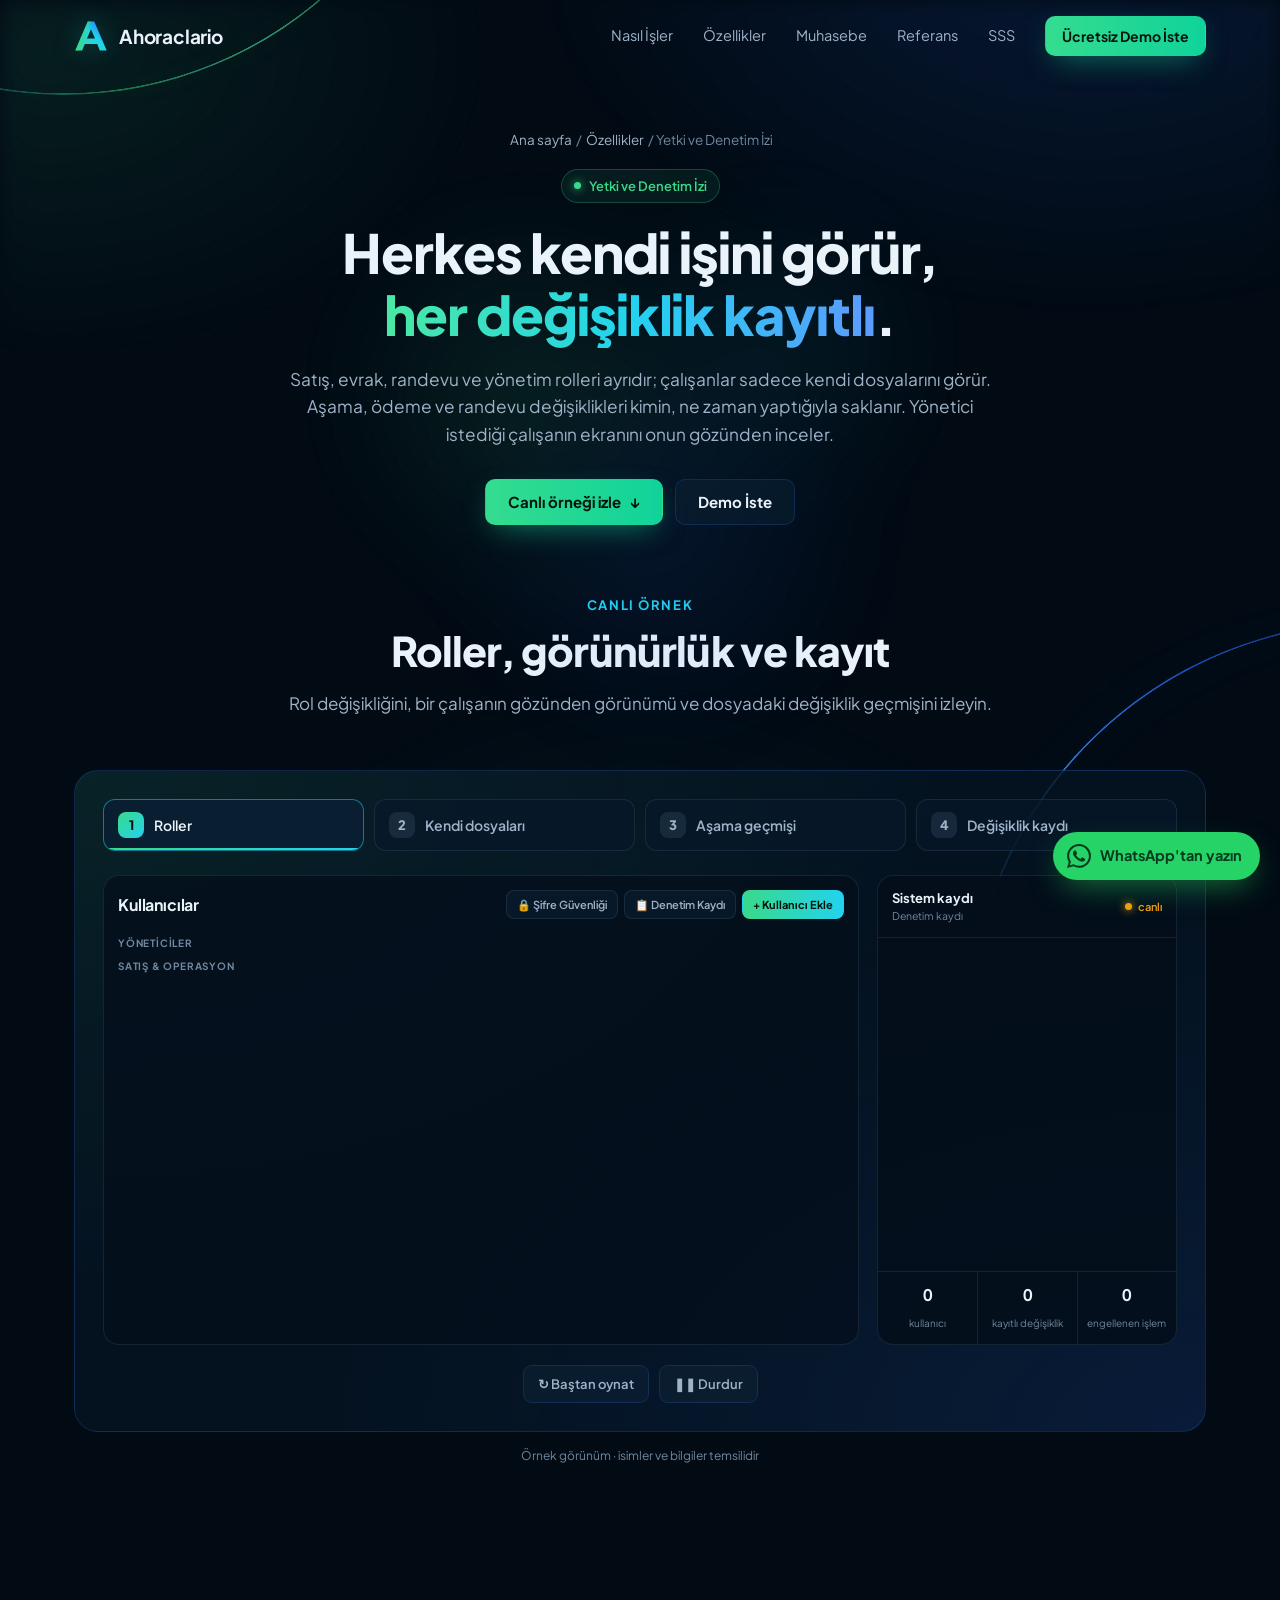
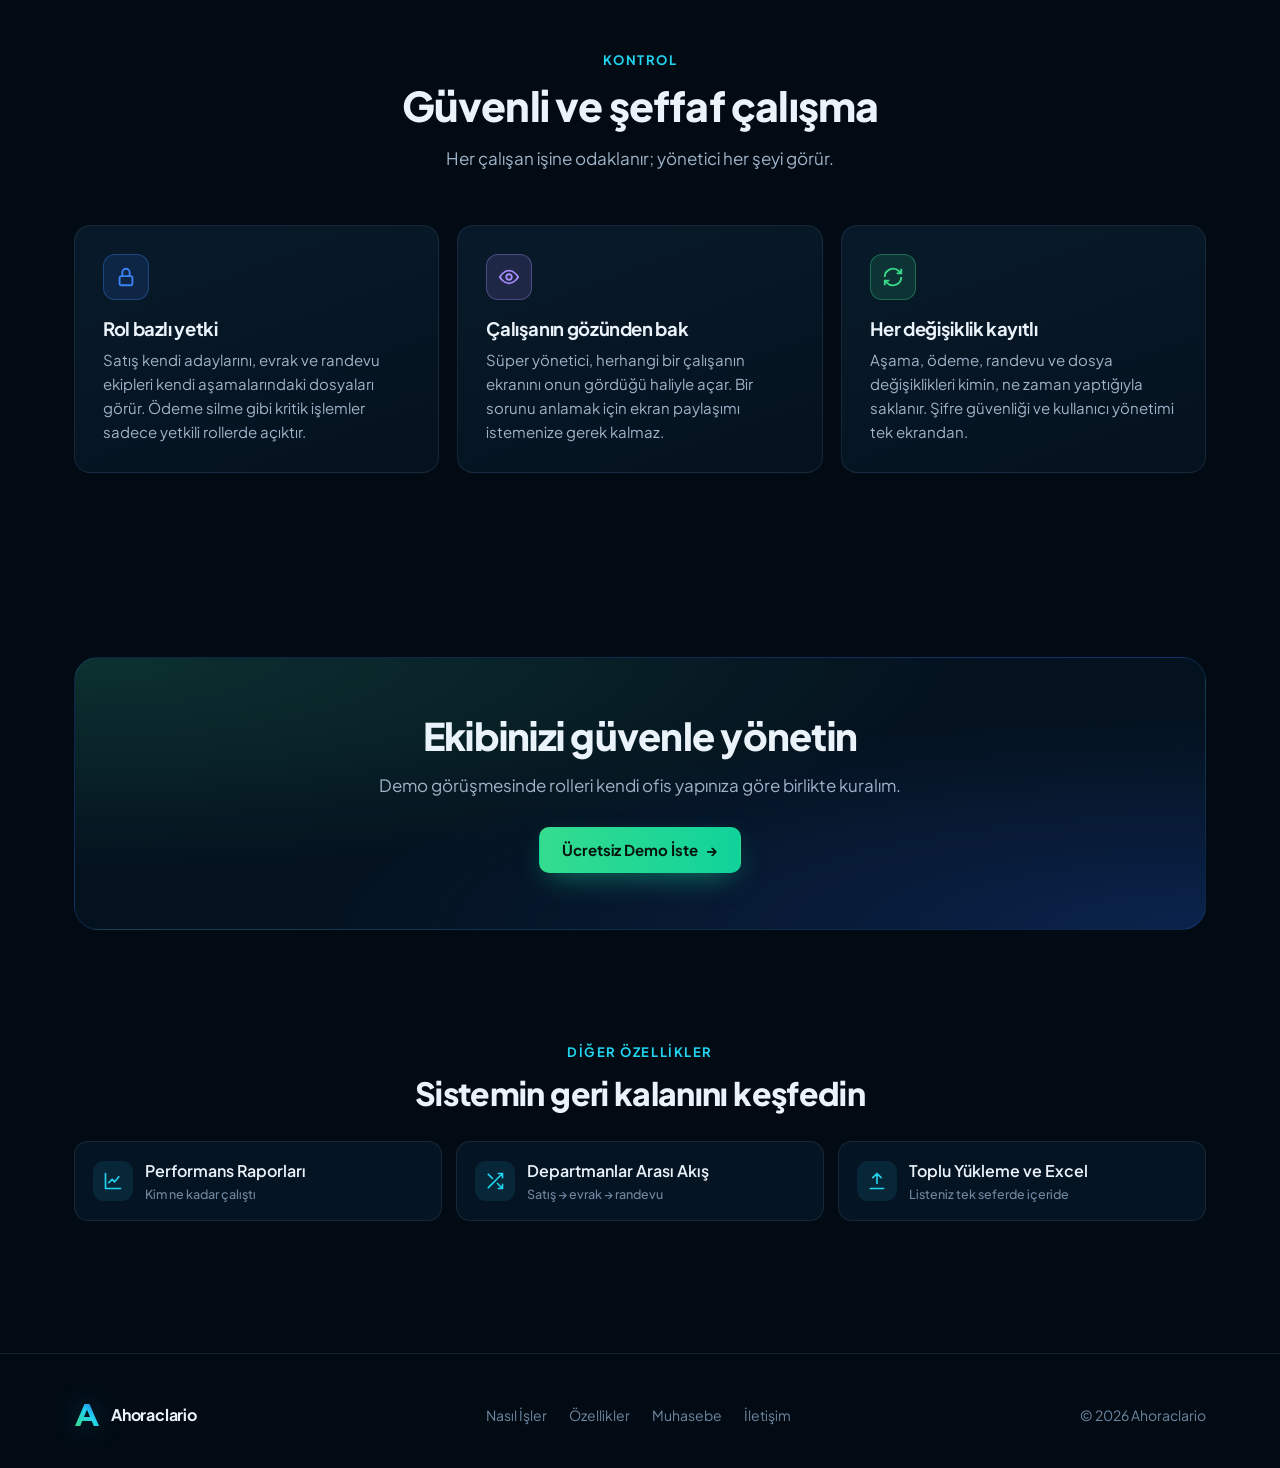
<file: yetki-denetim.html>
<!DOCTYPE html>
<html lang="tr">
<head>
<meta charset="UTF-8">
<meta name="viewport" content="width=device-width, initial-scale=1">
<title>Yetki ve Denetim İzi — Rol Bazlı Erişim | Ahoraclario</title>
<meta name="description" content="Vize ofisinde satış, evrak, randevu ve yönetim rolleri; herkes sadece kendi dosyalarını görür. Aşama ve ödeme değişiklikleri kimin yaptığıyla kayıtlı, yönetici her çalışanın ekranını onun gözünden görebilir.">
<link rel="canonical" href="https://ahoraclario.github.io/yetki-denetim.html">
<meta name="theme-color" content="#020B14">
<meta property="og:type" content="website">
<meta property="og:title" content="Yetki ve Denetim İzi — Ahoraclario">
<meta property="og:description" content="Herkes kendi dosyasını görür; her değişiklik kimin yaptığıyla kayıtlı.">
<meta property="og:url" content="https://ahoraclario.github.io/yetki-denetim.html">
<meta property="og:locale" content="tr_TR">
<meta property="og:site_name" content="Ahoraclario">
<meta property="og:image" content="https://ahoraclario.github.io/og-image.jpg">
<meta property="og:image:width" content="1200">
<meta property="og:image:height" content="630">
<meta property="og:image:alt" content="Ahoraclario: vize operasyonunuza özel CRM">
<meta name="twitter:card" content="summary_large_image">
<meta name="twitter:title" content="Yetki ve Denetim İzi — Ahoraclario">
<meta name="twitter:description" content="Herkes kendi dosyasını görür; her değişiklik kimin yaptığıyla kayıtlı.">
<meta name="twitter:image" content="https://ahoraclario.github.io/og-image.jpg">
<link rel="icon" href="data:image/svg+xml,%3Csvg xmlns='http://www.w3.org/2000/svg' viewBox='0 0 52 52'%3E%3Cdefs%3E%3ClinearGradient id='g' x1='0' y1='1' x2='1' y2='0'%3E%3Cstop offset='0' stop-color='%2339D98A'/%3E%3Cstop offset='.55' stop-color='%2322D3EE'/%3E%3Cstop offset='1' stop-color='%232563EB'/%3E%3C/linearGradient%3E%3C/defs%3E%3Cpath d='M21 4h10l19 44H39.5l-4-9.8H16.5l-4 9.8H2L21 4Zm5 11.5L19.8 30h12.4L26 15.5Z' fill='url(%23g)'/%3E%3C/svg%3E">
<script>
/* Windows bayrak emojilerini göstermez ("GR" yazar); gerekiyorsa bayrak fontu yüklenir.
   country-flag-emoji-polyfill (MIT, TalkJS) temel alınmıştır. */
(()=>{const f='"Twemoji Mozilla","Apple Color Emoji","Segoe UI Emoji","Segoe UI Symbol","Noto Color Emoji",sans-serif';
const t=e=>{const c=document.createElement('canvas');c.width=c.height=1;const x=c.getContext('2d',{willReadFrequently:true});x.textBaseline='top';x.font='100px '+f;x.scale(.01,.01);
const p=k=>{x.clearRect(0,0,100,100);x.fillStyle=k;x.fillText(e,0,0);return x.getImageData(0,0,1,1).data.join(',')};const w=p('#fff'),b=p('#000');return b===w&&!b.startsWith('0,0,0,')};
try{if(t('\u{1F60A}')&&!t('\u{1F1E8}\u{1F1ED}')){const s=document.createElement('style');s.textContent="@font-face{font-family:'Twemoji Country Flags';unicode-range:U+1F1E6-1F1FF,U+1F3F4,U+E0062-E0063,U+E0065,U+E0067,U+E006C,U+E006E,U+E0073-E0074,U+E0077,U+E007F;src:url('https://cdn.jsdelivr.net/npm/country-flag-emoji-polyfill@0.1.10/dist/TwemojiCountryFlags.woff2') format('woff2');font-display:swap}";document.head.appendChild(s)}}catch(e){}})();
</script>
<link rel="preconnect" href="https://fonts.googleapis.com">
<link rel="preconnect" href="https://fonts.gstatic.com" crossorigin>
<link href="https://fonts.googleapis.com/css2?family=Plus+Jakarta+Sans:wght@400;500;600;700;800&display=swap" rel="stylesheet">
<link rel="stylesheet" href="site.css?v=20260930d">
<style>
/* Yetki ve Denetim İzi sayfasına özel */
/* ── Canlı demo ortak stilleri ── */
.fb-wrap{display:grid;grid-template-columns:1fr 300px;gap:18px;align-items:stretch}
.fboard{position:relative;border-radius:16px;border:1px solid var(--border2);background:rgba(4,15,27,.75);padding:14px;overflow:hidden;min-height:470px}
.app-t{display:flex;align-items:center;gap:10px;flex-wrap:wrap;margin-bottom:12px}
.app-t b{font-size:16px;letter-spacing:-.01em}
.app-t small{color:var(--faint);font-size:11.5px}
.app-t .r{margin-left:auto;display:flex;gap:6px;flex-wrap:wrap}
.pill{display:inline-flex;align-items:center;gap:6px;font-size:11px;font-weight:600;color:var(--muted);padding:5px 10px;border-radius:8px;border:1px solid var(--border2);background:rgba(11,32,51,.6);transition:color .35s,background .35s,border-color .35s,box-shadow .35s;white-space:nowrap}
.pill.on{color:var(--text);background:rgba(34,211,238,.1);border-color:rgba(34,211,238,.5)}
.pill.pri{color:#04140C;background:linear-gradient(90deg,#39D98A,#22D3EE);border-color:transparent;font-weight:700}
.pill.press{animation:press .5s}
@keyframes press{40%{transform:scale(.93);box-shadow:0 0 0 4px rgba(34,211,238,.25)}}
.pn{border-radius:12px;border:1px solid var(--border2);background:rgba(8,25,42,.6);padding:12px}
.pn-h{display:flex;align-items:center;gap:8px;margin-bottom:9px;font-size:10.5px;font-weight:700;letter-spacing:.07em;color:var(--faint);text-transform:uppercase}
.pn-h .n{margin-left:auto;font-size:10.5px;letter-spacing:0;text-transform:none;color:var(--muted);font-variant-numeric:tabular-nums}
.row{display:grid;align-items:center;gap:10px;padding:9px 11px;border-radius:10px;border:1px solid var(--border2);background:rgba(8,25,42,.55);margin-bottom:6px;font-size:12px;color:#C9D6E3;max-height:120px;transition:background .45s,border-color .45s,box-shadow .45s,opacity .45s,transform .45s,max-height .45s .12s,padding .45s .12s,margin .45s .12s}
.row b{color:var(--text);font-weight:600}
.row small{display:block;color:var(--faint);font-size:10.5px}
.row.new{animation:rowIn .55s cubic-bezier(.2,.8,.2,1)}
.row.hl{border-color:rgba(34,211,238,.6);box-shadow:0 0 0 1px rgba(34,211,238,.35),0 12px 28px -16px rgba(34,211,238,.6)}
.row.ok{background:rgba(57,217,138,.08);border-color:rgba(57,217,138,.4)}
.row.dim{opacity:.35}
.row.gone{opacity:0;transform:translateX(26px);max-height:0;padding-top:0;padding-bottom:0;margin-bottom:0;border-width:0}
.row.hide{display:none}
@keyframes rowIn{from{opacity:0;transform:translateY(-8px)}}
.tg{display:inline-flex;align-items:center;gap:4px;font-size:10px;font-weight:700;padding:2px 7px;border-radius:6px;white-space:nowrap;background:rgba(148,178,210,.12);color:#C9D6E3;transition:background .4s,color .4s}
.tg.g{background:rgba(57,217,138,.14);color:#6EE7B7}.tg.o{background:rgba(245,158,11,.15);color:#FCD34D}
.tg.b{background:rgba(59,130,246,.17);color:#93C5FD}.tg.r{background:rgba(248,113,113,.15);color:#FCA5A5}
.tg.p{background:rgba(139,92,246,.18);color:#C4B5FD}.tg.c{background:rgba(34,211,238,.14);color:#67E8F9}
.tg.pk{background:rgba(236,72,153,.16);color:#F9A8D4}.tg.lm{background:rgba(132,204,22,.16);color:#BEF264}
.av{width:26px;height:26px;border-radius:50%;display:grid;place-items:center;flex-shrink:0;font-size:9.5px;font-weight:800;color:#fff;background:var(--c,#3B82F6)}
.fld{display:block;margin-bottom:9px}
.fld > span{display:block;font-size:10px;font-weight:700;letter-spacing:.05em;color:var(--faint);margin-bottom:4px}
.fld > div{min-height:32px;display:flex;align-items:center;gap:6px;padding:7px 10px;border-radius:8px;border:1px solid var(--border2);background:rgba(2,11,20,.55);font-size:12px;color:var(--text);transition:border-color .3s,box-shadow .3s}
.fld > div:empty::before{content:attr(data-ph);color:#4D6680}
.fld.act > div{border-color:rgba(59,130,246,.8);box-shadow:0 0 0 3px rgba(59,130,246,.15)}
.fld.act > div::after{content:'';width:1.5px;height:14px;background:#93C5FD;animation:caret 1s steps(1) infinite}
@keyframes caret{50%{opacity:0}}
.modal{position:absolute;z-index:6;left:50%;top:50%;width:min(420px,calc(100% - 28px));transform:translate(-50%,-46%) scale(.97);opacity:0;pointer-events:none;border-radius:14px;border:1px solid var(--border);background:#0B2034;box-shadow:0 30px 70px rgba(0,0,0,.65);padding:16px;transition:opacity .4s,transform .4s cubic-bezier(.2,.8,.2,1)}
.modal.show{opacity:1;transform:translate(-50%,-50%)}
.modal h5{margin:0 0 3px;font-size:14.5px;color:var(--text)}
.modal > small{display:block;color:var(--faint);font-size:11px;margin-bottom:12px}
.shade{position:absolute;inset:0;z-index:5;background:rgba(2,11,20,.55);opacity:0;pointer-events:none;transition:opacity .4s}
.shade.show{opacity:1}
.mbtns{display:grid;grid-template-columns:1fr 1.4fr;gap:8px;margin-top:12px}
.mbtns span{text-align:center;padding:8px;border-radius:8px;font-size:12px;font-weight:700;border:1px solid var(--border2);color:var(--muted)}
.mbtns span.go{background:#2563EB;border-color:#2563EB;color:#fff}
.mbtns span.press{animation:press .5s}
/* Beyaz mail önizlemesi (müşterinin gördüğü) */
.mailc{border-radius:12px;overflow:hidden;background:#fff;color:#1F2937;box-shadow:0 24px 60px rgba(0,0,0,.55),0 0 0 1px rgba(255,255,255,.08);font-size:11px}
.mp-top{padding:8px 12px;background:#F1F4F8;border-bottom:1px solid #E5E9F0}
.mp-top b{display:block;font-size:11.5px;color:#111827}
.mp-top small{color:#6B7280;font-size:9.5px}
.mp-brand{display:flex;align-items:center;gap:9px;padding:10px 14px;background:#10305C;border-top:3px solid #DC2626;color:#fff}
.mp-brand i{width:22px;height:22px;border-radius:6px;background:#DC2626;display:grid;place-items:center;font-style:normal;font-size:11px}
.mp-brand b{font-size:11.5px;letter-spacing:.04em}
.mp-brand small{display:block;font-size:8px;letter-spacing:.12em;color:#9FB3D8}
.mp-body{padding:11px 14px 13px}
.mp-lang{display:inline-block;font-size:8.5px;font-weight:700;padding:2px 7px;border-radius:9px;background:#FEE2E2;color:#B91C1C}
.mp-body h6{margin:7px 0 5px;font-size:13px;color:#10305C}
.mp-body p{margin:0 0 7px;color:#374151;line-height:1.45}
.mp-info{display:grid;gap:3px;padding:8px 10px;border-radius:8px;background:#EFF6FF;border:1px solid #DBEAFE;margin-bottom:8px;color:#1E3A8A;font-weight:600}
.mp-att{display:flex;flex-wrap:wrap;gap:5px;margin-bottom:9px}
.mp-att span{font-size:9.5px;font-weight:600;padding:3px 7px;border-radius:6px;background:#F3F4F6;border:1px solid #E5E7EB;color:#374151}
.mp-att span.new{animation:rowIn .5s}
.mp-btn{display:inline-block;font-size:10.5px;font-weight:700;padding:6px 11px;border-radius:7px;background:#3B82F6;color:#fff}
.mp-en{margin-top:9px;padding-top:8px;border-top:1px dashed #D1D5DB;color:#6B7280;font-size:10px}
.mp-en b{color:#1D4ED8}
/* Sistem kaydı */
.log{border-radius:16px;border:1px solid var(--border2);background:rgba(4,15,27,.85);display:flex;flex-direction:column;overflow:hidden}
.log-h{display:flex;justify-content:space-between;align-items:center;gap:10px;padding:12px 14px;border-bottom:1px solid var(--border2)}
.log-h b{display:block;font-size:13px}
.log-h small{display:block;font-size:10.5px;color:var(--faint)}
.live{display:flex;align-items:center;gap:6px;font-size:11px;color:var(--green);font-weight:600;white-space:nowrap}
.live::before{content:'';width:7px;height:7px;border-radius:50%;background:currentColor;box-shadow:0 0 8px currentColor;animation:blink2 1.4s infinite}
.demo.is-paused .live{color:#F59E0B}
@keyframes blink2{50%{opacity:.3}}
.log-list{flex:1 1 0;min-height:0;overflow:hidden;padding:10px 12px;display:flex;flex-direction:column;gap:3px;justify-content:flex-end;-webkit-mask-image:linear-gradient(to bottom,transparent,#000 70px);mask-image:linear-gradient(to bottom,transparent,#000 70px)}
.ev{display:grid;grid-template-columns:24px 1fr auto;gap:9px;align-items:start;padding:6px 7px;border-radius:9px;font-size:12px;line-height:1.35;color:#C9D6E3;animation:evIn .45s cubic-bezier(.2,.8,.2,1) both,evNew 1.8s ease-out}
.ev.ff{animation:none}
@keyframes evIn{from{opacity:0;transform:translateY(8px)}}
@keyframes evNew{0%,30%{background:rgba(148,178,210,.08)}100%{background:transparent}}
.ev i{width:24px;height:24px;border-radius:7px;display:grid;place-items:center;font-style:normal;color:#9FB3C8;background:rgba(148,178,210,.1)}
.ev i svg{width:12px;height:12px;fill:none;stroke:currentColor;stroke-width:2.2;stroke-linecap:round;stroke-linejoin:round}
.ev.auto i{color:var(--green);background:rgba(57,217,138,.13)}
.ev.ml i{color:#60A5FA;background:rgba(59,130,246,.15)}
.ev.rule i{color:#F59E0B;background:rgba(245,158,11,.14)}
.ev.bad i{color:#F87171;background:rgba(248,113,113,.15)}
.ev b{color:var(--text);font-weight:600}
.ev small{display:flex;flex-wrap:wrap;align-items:center;gap:5px;margin-top:2px;color:var(--faint);font-size:10.5px}
.ev em{font-style:normal;font-size:9.5px;font-weight:700;padding:1px 5px;border-radius:4px;color:#B7C9DA;background:rgba(148,178,210,.12)}
.ev em.sys{color:var(--green);background:rgba(57,217,138,.1)}
.ev time{font-size:10.5px;color:var(--faint);font-variant-numeric:tabular-nums;padding-top:1px}
.ev-day{display:flex;align-items:center;gap:8px;margin:6px 2px 3px;font-size:10px;font-weight:700;color:var(--faint);animation:evIn .45s both}
.ev-day::after{content:'';flex:1;height:1px;background:var(--border2)}
.ev-day.ff{animation:none}
.log-f{display:grid;grid-template-columns:repeat(3,1fr);border-top:1px solid var(--border2)}
.log-f div{padding:10px 8px;text-align:center}
.log-f div+div{border-left:1px solid var(--border2)}
.log-f b{display:block;font-size:16px;font-variant-numeric:tabular-nums;letter-spacing:-.01em}
.log-f small{color:var(--faint);font-size:10px}
.demo.is-paused *,.demo.is-paused *::before,.demo.is-paused *::after{animation-play-state:paused!important}
.demo.instant *,.demo.instant *::before,.demo.instant *::after{transition:none!important}
.demo-ctrl button[aria-pressed="true"]{color:var(--text);border-color:rgba(245,158,11,.55)}
@media (max-width:1100px){ .fb-wrap{grid-template-columns:1fr} .log-list{flex:none;height:300px} }
@media (max-width:980px){ .demo-steps{grid-template-columns:repeat(3,1fr)!important} }
@media (max-width:760px){ .demo-steps{grid-template-columns:1fr 1fr!important} .fboard{min-height:0} .app-t .r{margin-left:0} }
.views{display:grid}.view{grid-area:1/1;transition:opacity .5s,transform .5s cubic-bezier(.2,.8,.2,1)}
.view.hide{opacity:0;transform:translateY(10px);pointer-events:none}
.uh{font-size:10px;font-weight:700;letter-spacing:.08em;color:var(--faint);margin:4px 0 7px}
.us{grid-template-columns:26px minmax(0,1fr) auto auto}
.us .role{min-width:92px;justify-content:space-between}
.us .role::after{content:'';width:5px;height:5px;border:solid currentColor;border-width:0 1.5px 1.5px 0;transform:rotate(45deg);margin:-3px 0 0 6px}
.us .role.sup::after{content:none}
.us .role.sup{color:#FDE68A;border-color:rgba(253,230,138,.4);background:rgba(253,230,138,.08)}
.us .vw{color:#C4B5FD;border-color:rgba(167,139,250,.45)}
.asb{padding:9px 12px;border-radius:10px;background:rgba(139,92,246,.12);border:1px solid rgba(139,92,246,.4);color:#DDD6FE;font-size:12px;margin-bottom:10px}
.asb b{color:#fff}
.cr{grid-template-columns:minmax(0,1fr) 90px 110px 26px}
.cr .co{font-size:11px;color:var(--muted)}
.cr .tg{justify-self:start}
.hgrid{display:grid;grid-template-columns:minmax(0,1fr) minmax(0,1.15fr);gap:12px;align-items:start}
.st{display:grid;grid-template-columns:12px minmax(0,1fr);gap:9px;padding:6px 2px;position:relative}
.st::before{content:'';width:9px;height:9px;border-radius:50%;background:#3B82F6;margin-top:4px;box-shadow:0 0 0 3px rgba(59,130,246,.2)}
.st b{display:block;font-size:12.5px;color:var(--text)}
.st small{display:block;font-size:10.5px;color:var(--faint)}
.st.new{animation:rowIn .45s}
.au{grid-template-columns:minmax(0,1fr) auto;font-size:11.5px}
.au.bad{background:rgba(248,113,113,.08);border-color:rgba(248,113,113,.35)}
@media (max-width:760px){ .hgrid{grid-template-columns:1fr} .us .vw,.cr .co{display:none} .us{grid-template-columns:26px minmax(0,1fr) auto} .cr{grid-template-columns:minmax(0,1fr) 110px 26px} }
</style>
<script type="application/ld+json">
{"@context": "https://schema.org", "@type": "BreadcrumbList", "itemListElement": [{"@type": "ListItem", "position": 1, "name": "Ana sayfa", "item": "https://ahoraclario.github.io/"}, {"@type": "ListItem", "position": 2, "name": "Yetki ve Denetim İzi", "item": "https://ahoraclario.github.io/yetki-denetim.html"}]}
</script>
</head>
<body>

<div class="bg" aria-hidden="true">
  <div class="bg-glow"></div><div class="bg-grid"></div>
  <div class="arc arc-tl"><i></i></div><div class="arc arc-br"><i></i></div>
</div>

<header class="nav" id="nav">
  <div class="wrap">
    <a href="index.html" class="brand" aria-label="Ahoraclario ana sayfa">
      <svg viewBox="0 0 52 52" aria-hidden="true"><defs><linearGradient id="bA" x1="0" y1="1" x2="1" y2="0"><stop offset="0" stop-color="#39D98A"/><stop offset=".55" stop-color="#22D3EE"/><stop offset="1" stop-color="#2563EB"/></linearGradient></defs><path d="M21 4h10l19 44H39.5l-4-9.8H16.5l-4 9.8H2L21 4Zm5 11.5L19.8 30h12.4L26 15.5Z" fill="url(#bA)"/><path d="M2 48 21 4h5L8.5 48Z" fill="#39D98A" opacity=".55"/></svg>
      Ahoraclario
    </a>
    <nav class="nav-links" id="navLinks" aria-label="Ana menü">
      <a href="index.html#akis">Nasıl İşler</a>
      <a href="index.html#ozellikler">Özellikler</a>
      <a href="index.html#muhasebe">Muhasebe</a>
      <a href="index.html#referans">Referans</a>
      <a href="index.html#sss">SSS</a>
      <a href="index.html#iletisim" class="btn btn-primary btn-sm">Ücretsiz Demo İste</a>
    </nav>
    <button class="menu-btn" id="menuBtn" aria-label="Menüyü aç" aria-expanded="false" aria-controls="navLinks">
      <svg width="20" height="20" viewBox="0 0 24 24" fill="none" stroke="currentColor" stroke-width="2"><path d="M4 7h16M4 12h16M4 17h16"/></svg>
    </button>
  </div>
</header>

<main>
<section class="page-hero" aria-labelledby="h-hero">
  <div class="wrap">
    <div class="crumb"><a href="index.html">Ana sayfa</a> / <a href="index.html#ozellikler">Özellikler</a> / Yetki ve Denetim İzi</div>
    <span class="eyebrow"><span class="dot"></span>Yetki ve Denetim İzi</span>
    <h1 id="h-hero">Herkes kendi işini görür, <span class="grad">her değişiklik kayıtlı</span>.</h1>
    <p class="lead">Satış, evrak, randevu ve yönetim rolleri ayrıdır; çalışanlar sadece kendi dosyalarını görür. Aşama, ödeme ve randevu değişiklikleri kimin, ne zaman yaptığıyla saklanır. Yönetici istediği çalışanın ekranını onun gözünden inceler.</p>
    <div class="hero-ctas">
      <a href="#canli" class="btn btn-primary">Canlı örneği izle <span aria-hidden="true">↓</span></a>
      <a href="index.html#iletisim" class="btn btn-ghost">Demo İste</a>
    </div>
  </div>
</section>

<section id="canli" style="padding-top:40px" aria-labelledby="h-demo">
  <div class="wrap">
    <div class="sec-head reveal">
      <div class="kicker">Canlı örnek</div>
      <h2 id="h-demo">Roller, görünürlük ve kayıt</h2>
      <p>Rol değişikliğini, bir çalışanın gözünden görünümü ve dosyadaki değişiklik geçmişini izleyin.</p>
    </div>

    <div class="demo reveal" id="demo">
      <div class="demo-steps" role="tablist" aria-label="Demo adımları" style="grid-template-columns:repeat(4,1fr)">
        <button class="dstep" data-s="0" role="tab"><span class="n">1</span>Roller<span class="bar"></span></button>
        <button class="dstep" data-s="1" role="tab"><span class="n">2</span>Kendi dosyaları<span class="bar"></span></button>
        <button class="dstep" data-s="2" role="tab"><span class="n">3</span>Aşama geçmişi<span class="bar"></span></button>
        <button class="dstep" data-s="3" role="tab"><span class="n">4</span>Değişiklik kaydı<span class="bar"></span></button>
      </div>

      <div class="fb-wrap">
        <div class="fboard" id="board" aria-label="Yetki ve Denetim İzi (örnek)">
          <div class="app-t"><b id="ttl">Kullanıcılar</b><small id="sub"></small><div class="r"><span class="pill">🔒 Şifre Güvenliği</span><span class="pill" id="audBtn">📋 Denetim Kaydı</span><span class="pill pri" id="addBtn">+ Kullanıcı Ekle</span></div></div>
          <div class="views">
            <div class="view" id="vU"><div class="uh">YÖNETİCİLER</div><div id="uA"></div><div class="uh">SATIŞ &amp; OPERASYON</div><div id="uB"></div></div>
            <div class="view hide" id="vAs"><div class="asb">👁 <b>Ayşe Korkmaz</b> olarak görüntülüyorsunuz · Satış rolü sadece kendi müşterilerini görür</div><div id="cl"></div></div>
            <div class="view hide" id="vH"><div class="hgrid">
              <div class="pn"><div class="pn-h">Aşama geçmişi · Cemil Toprak</div><div id="tl"></div></div>
              <div class="pn"><div class="pn-h">Denetim kaydı<span class="n" id="audN"></span></div><div id="aud"></div></div>
            </div></div>
          </div>
        </div>

        <div class="log" aria-label="Sistem kaydı (örnek)">
          <div class="log-h"><div><b>Sistem kaydı</b><small>Denetim kaydı</small></div><span class="live" id="liveTag">canlı</span></div>
          <div class="log-list" id="log" aria-live="polite"></div>
          <div class="log-f"><div><b id="s1">0</b><small>kullanıcı</small></div><div><b id="s2">0</b><small>kayıtlı değişiklik</small></div><div><b id="s3">0</b><small>engellenen işlem</small></div></div>
        </div>
      </div>

      <div class="demo-ctrl"><button id="replay" type="button">↻ Baştan oynat</button><button id="pause" type="button" aria-pressed="false">❚❚ Durdur</button></div>
    </div>
    <p class="demo-note" style="text-align:center;margin-top:14px">Örnek görünüm · isimler ve bilgiler temsilidir</p>
  </div>
</section>

<section aria-labelledby="h-kontrol">
  <div class="wrap">
    <div class="sec-head reveal">
      <div class="kicker">Kontrol</div>
      <h2 id="h-kontrol">Güvenli ve şeffaf çalışma</h2>
      <p>Her çalışan işine odaklanır; yönetici her şeyi görür.</p>
    </div>
    <div class="grid3">
      <div class="card reveal" style="--c:#3B82F6"><div class="ficon"><svg viewBox="0 0 24 24" fill="none" stroke="currentColor" stroke-width="2"><rect x="5" y="11" width="14" height="10" rx="2"/><path d="M8 11V7a4 4 0 0 1 8 0v4"/></svg></div>
        <h3>Rol bazlı yetki</h3><p>Satış kendi adaylarını, evrak ve randevu ekipleri kendi aşamalarındaki dosyaları görür. Ödeme silme gibi kritik işlemler sadece yetkili rollerde açıktır.</p></div>
      <div class="card reveal" style="--c:#A78BFA"><div class="ficon"><svg viewBox="0 0 24 24" fill="none" stroke="currentColor" stroke-width="2"><path d="M2 12s4-7 10-7 10 7 10 7-4 7-10 7S2 12 2 12Z"/><circle cx="12" cy="12" r="3"/></svg></div>
        <h3>Çalışanın gözünden bak</h3><p>Süper yönetici, herhangi bir çalışanın ekranını onun gördüğü haliyle açar. Bir sorunu anlamak için ekran paylaşımı istemenize gerek kalmaz.</p></div>
      <div class="card reveal" style="--c:#39D98A"><div class="ficon"><svg viewBox="0 0 24 24" fill="none" stroke="currentColor" stroke-width="2"><path d="M3 12a9 9 0 0 1 15.5-6.3L21 8M21 3v5h-5M21 12a9 9 0 0 1-15.5 6.3L3 16M3 21v-5h5"/></svg></div>
        <h3>Her değişiklik kayıtlı</h3><p>Aşama, ödeme, randevu ve dosya değişiklikleri kimin, ne zaman yaptığıyla saklanır. Şifre güvenliği ve kullanıcı yönetimi tek ekrandan.</p></div>
    </div>
  </div>
</section>

<section aria-labelledby="h-gain">
  <div class="wrap">
    <div class="cta-band reveal">
      <h2 id="h-gain">Ekibinizi güvenle yönetin</h2>
      <p>Demo görüşmesinde rolleri kendi ofis yapınıza göre birlikte kuralım.</p>
      <a href="index.html#iletisim" class="btn btn-primary">Ücretsiz Demo İste <span aria-hidden="true">→</span></a>
    </div>
  </div>
</section>

<section aria-labelledby="h-more" style="padding-top:20px">
  <div class="wrap">
    <div class="sec-head reveal" style="margin-bottom:30px">
      <div class="kicker">Diğer özellikler</div>
      <h2 id="h-more" style="font-size:clamp(24px,2.6vw,32px)">Sistemin geri kalanını keşfedin</h2>
    </div>
    <div class="more-grid reveal">
      <a href="performans-raporlari.html"><span><svg class="ico" viewBox="0 0 24 24" aria-hidden="true"><path d="M3 3v18h18"/><path d="m7 14 4-4 3 3 5-6"/></svg></span><div>Performans Raporları<small>Kim ne kadar çalıştı</small></div></a>
      <a href="is-akisi.html"><span><svg class="ico" viewBox="0 0 24 24" aria-hidden="true"><path d="M16 3h5v5M4 20 21 3M21 16v5h-5M15 15l6 6M4 4l5 5"/></svg></span><div>Departmanlar Arası Akış<small>Satış → evrak → randevu</small></div></a>
      <a href="toplu-yukleme-excel.html"><span><svg class="ico" viewBox="0 0 24 24" aria-hidden="true"><path d="M12 15V3M7 8l5-5 5 5M4 21h16"/></svg></span><div>Toplu Yükleme ve Excel<small>Listeniz tek seferde içeride</small></div></a>
    </div>
  </div>
</section>
</main>


<footer>
  <div class="wrap">
    <div class="brand" style="font-size:16px;color:var(--text)">
      <svg viewBox="0 0 52 52" style="width:26px;height:26px" aria-hidden="true"><path d="M21 4h10l19 44H39.5l-4-9.8H16.5l-4 9.8H2L21 4Zm5 11.5L19.8 30h12.4L26 15.5Z" fill="url(#bA)"/></svg>
      Ahoraclario
    </div>
    <div class="links">
      <a href="index.html#akis">Nasıl İşler</a><a href="index.html#ozellikler">Özellikler</a><a href="index.html#muhasebe">Muhasebe</a><a href="index.html#iletisim">İletişim</a>
    </div>
    <div>© <span id="year">2026</span> Ahoraclario</div>
  </div>
</footer>

<a class="wa-fab" href="https://wa.me/905514089810?text=Merhaba%20Samet%2C%20vize%20dan%C4%B1%C5%9Fmanl%C4%B1k%20CRM%27i%20hakk%C4%B1nda%20bilgi%20almak%20istiyorum." target="_blank" rel="noopener" aria-label="WhatsApp'tan yazın"><svg viewBox="0 0 24 24" aria-hidden="true"><path fill="currentColor" d="M17.472 14.382c-.297-.149-1.758-.867-2.03-.967-.273-.099-.471-.148-.67.15-.197.297-.767.966-.94 1.164-.173.199-.347.223-.644.075-.297-.15-1.255-.463-2.39-1.475-.883-.788-1.48-1.761-1.653-2.059-.173-.297-.018-.458.13-.606.134-.133.298-.347.446-.52.149-.174.198-.298.298-.497.099-.198.05-.371-.025-.52-.075-.149-.669-1.612-.916-2.207-.242-.579-.487-.5-.669-.51-.173-.008-.371-.01-.57-.01-.198 0-.52.074-.792.372-.272.297-1.04 1.016-1.04 2.479 0 1.462 1.065 2.875 1.213 3.074.149.198 2.096 3.2 5.077 4.487.709.306 1.262.489 1.694.625.712.227 1.36.195 1.871.118.571-.085 1.758-.719 2.006-1.413.248-.694.248-1.289.173-1.413-.074-.124-.272-.198-.57-.347m-5.421 7.403h-.004a9.87 9.87 0 01-5.031-1.378l-.361-.214-3.741.982.998-3.648-.235-.374a9.86 9.86 0 01-1.51-5.26c.001-5.45 4.436-9.884 9.888-9.884 2.64 0 5.122 1.03 6.988 2.898a9.825 9.825 0 012.893 6.994c-.003 5.45-4.437 9.884-9.885 9.884m8.413-18.297A11.815 11.815 0 0012.05 0C5.495 0 .16 5.335.157 11.892c0 2.096.547 4.142 1.588 5.945L.057 24l6.305-1.654a11.882 11.882 0 005.683 1.448h.005c6.554 0 11.89-5.335 11.893-11.893a11.821 11.821 0 00-3.48-8.413Z"/></svg><span>WhatsApp'tan yazın</span></a>

<script>
// Menü (mobil), kaydırınca üst çubuk, görünür olunca giriş animasyonu
const nav = document.getElementById('nav'), menuBtn = document.getElementById('menuBtn'), links = document.getElementById('navLinks');
menuBtn.addEventListener('click', () => { const o = links.classList.toggle('open'); menuBtn.setAttribute('aria-expanded', o); });
links.addEventListener('click', e => { if(e.target.closest('a')){ links.classList.remove('open'); menuBtn.setAttribute('aria-expanded', false); } });
const onScroll = () => nav.classList.toggle('scrolled', scrollY > 10); addEventListener('scroll', onScroll, { passive:true }); onScroll();
if('IntersectionObserver' in window){
  const io = new IntersectionObserver(es => es.forEach(x => { if(x.isIntersecting){ x.target.classList.add('in'); io.unobserve(x.target); } }), { threshold:.12 });
  document.querySelectorAll('.reveal').forEach(el => io.observe(el));
} else document.querySelectorAll('.reveal').forEach(el => el.classList.add('in'));
document.getElementById('year').textContent = new Date().getFullYear();
</script>
<script>
// ── Canlı demo ──
(() => {
  const $ = id => document.getElementById(id);
  const demo = $('demo'), steps = [...document.querySelectorAll('.dstep')];
  const logEl = $('log'), pauseBtn = $('pause');
  const reduce = matchMedia('(prefers-reduced-motion: reduce)').matches;

  // Duraklatılabilir zamanlayıcı: "Durdur"da bekleyen her adım olduğu yerde donar,
  // "Devam et"te kalan süresiyle kaldığı yerden sürer.
  const T = (() => {
    let list = [], pausedAt = null, offset = 0;
    const now = () => (pausedAt ?? performance.now()) - offset;
    const arm = t => { t.id = setTimeout(() => { list = list.filter(x => x !== t); t.fn(); }, Math.max(0, t.due - now())); };
    return {
      add(fn, ms){ const t = { fn, due: now() + ms }; list.push(t); if(pausedAt === null) arm(t); },
      clear(){ list.forEach(t => clearTimeout(t.id)); list = []; },
      pause(){ if(pausedAt !== null) return; pausedAt = performance.now(); list.forEach(t => clearTimeout(t.id)); },
      resume(){ if(pausedAt === null) return; offset += performance.now() - pausedAt; pausedAt = null; list.forEach(arm); },
    };
  })();
  // Anında mod: bir adıma atlarken önceki sahneler animasyonsuz, sırasıyla uygulanır
  let instant = null;
  const later = (fn, ms) => instant ? instant.push({ fn, ms, k: instant.length }) : T.add(fn, ms);
  const anim = (el, cls) => { if(instant || !el) return; el.classList.remove(cls); void el.offsetWidth; el.classList.add(cls); };
  const press = el => anim(el, 'press');
  // Yazı yazma efekti: metni harf harf doldurur
  function type(el, text, at, per = 45){
    later(() => { el.closest('.fld')?.classList.add('act'); el.textContent = ''; }, at);
    [...text].forEach((ch, i) => later(() => { el.textContent += ch; }, at + 60 + i * per));
    later(() => el.closest('.fld')?.classList.remove('act'), at + 60 + text.length * per + 250);
    return at + 60 + text.length * per + 250;
  }
  // Sayı sayma efekti
  function count(el, from, to, at, dur = 900, fmt = n => n){
    const n = 12; for(let k = 0; k <= n; k++) later(() => { el.textContent = fmt(Math.round(from + (to - from) * k / n)); }, at + dur * k / n);
  }

  // Çizgi ikonlar
  const P = {
    web:'<circle cx="12" cy="12" r="9"/><path d="M3 12h18M12 3a14 14 0 0 1 0 18M12 3a14 14 0 0 0 0 18"/>',
    user:'<circle cx="12" cy="8" r="4"/><path d="M4 21a8 8 0 0 1 16 0"/>',
    users:'<circle cx="9" cy="8" r="4"/><path d="M2 21a7 7 0 0 1 14 0M16 3.5a4 4 0 0 1 0 8M22 21a7 7 0 0 0-4-6.3"/>',
    assign:'<circle cx="9" cy="8" r="4"/><path d="M2 21a7 7 0 0 1 14 0M16 11l2 2 4-4"/>',
    mail:'<rect x="3" y="5" width="18" height="14" rx="2"/><path d="m3 7 9 6 9-6"/>',
    phone:'<path d="M5 4h4l2 5-2.5 1.5a11 11 0 0 0 5 5L15 13l5 2v4a2 2 0 0 1-2 2A16 16 0 0 1 3 6a2 2 0 0 1 2-2"/>',
    clip:'<path d="m21 11-8.5 8.5a5 5 0 0 1-7-7L14 4a3.5 3.5 0 0 1 5 5l-8.5 8.5a2 2 0 0 1-3-3L15 7"/>',
    check:'<path d="M20 6 9 17l-5-5"/>',
    cal:'<rect x="3" y="4" width="18" height="17" rx="2"/><path d="M3 9h18M8 2v4M16 2v4"/>',
    bell:'<path d="M6 8a6 6 0 0 1 12 0c0 7 3 9 3 9H3s3-2 3-9M10 21a2 2 0 0 0 4 0"/>',
    timer:'<circle cx="12" cy="13" r="8"/><path d="M12 9v4l2 2M9 2h6"/>',
    doc:'<path d="M14 3H6a2 2 0 0 0-2 2v14a2 2 0 0 0 2 2h12a2 2 0 0 0 2-2V9z"/><path d="M14 3v6h6"/>',
    folder:'<path d="M3 7a2 2 0 0 1 2-2h4l2 2h8a2 2 0 0 1 2 2v8a2 2 0 0 1-2 2H5a2 2 0 0 1-2-2Z"/>',
    filter:'<path d="M3 5h18l-7 8v6l-4 2v-8L3 5Z"/>',
    move:'<path d="M4 8h14l-4-4M20 16H6l4 4"/>',
    list:'<path d="M9 6h11M9 12h11M9 18h11M4 6h.01M4 12h.01M4 18h.01"/>',
    flag:'<path d="M5 21V4M5 4h11l-2 4 2 4H5"/>',
    done:'<circle cx="12" cy="12" r="9"/><path d="m8 12 3 3 5-6"/>',
    chart:'<path d="M4 20V10M10 20V4M16 20v-7M22 20H2"/>',
    lock:'<rect x="5" y="11" width="14" height="10" rx="2"/><path d="M8 11V7a4 4 0 0 1 8 0v4"/>',
    eye:'<path d="M2 12s4-7 10-7 10 7 10 7-4 7-10 7S2 12 2 12Z"/><circle cx="12" cy="12" r="3"/>',
    key:'<circle cx="8" cy="15" r="4"/><path d="m11 12 9-9M17 6l3 3"/>',
    pay:'<rect x="2" y="6" width="20" height="12" rx="2"/><circle cx="12" cy="12" r="2.5"/>',
    stage:'<path d="M3 12a9 9 0 0 1 15.5-6.3L21 8M21 3v5h-5M21 12a9 9 0 0 1-15.5 6.3L3 16M3 21v-5h5"/>',
    down:'<path d="M12 3v12M7 10l5 5 5-5M4 21h16"/>',
    up:'<path d="M12 21V9M7 14l5-5 5 5M4 3h16"/>',
    paste:'<rect x="8" y="3" width="8" height="4" rx="1"/><path d="M8 5H6a2 2 0 0 0-2 2v12a2 2 0 0 0 2 2h12a2 2 0 0 0 2-2V7a2 2 0 0 0-2-2h-2"/>',
    session:'<rect x="3" y="4" width="18" height="12" rx="2"/><path d="M8 20h8M12 16v4"/>',
  };
  const svg = k => `<svg viewBox="0 0 24 24" aria-hidden="true">${P[k]}</svg>`;

  // Sistem kaydı. who: işlemi yapan kişi; boşsa işlem otomatiktir.
  const C = { auto:0, mail:0 };
  let day = 0, time = '09:00', lastDay = null;
  const dayLabel = d => new Date(2026, 8, 30 + d).toLocaleDateString('tr-TR', { day:'numeric', month:'long', weekday:'long' });
  const at = (d, t) => { day = d; time = t; };
  function ev(kind, icon, html, sub, who){
    const ff = instant ? ' ff' : '';
    if(day !== lastDay){
      lastDay = day;
      const d = document.createElement('div'); d.className = 'ev-day' + ff; d.textContent = dayLabel(day);
      logEl.appendChild(d);
    }
    const tag = who ? `<em>${who}</em>` : '<em class="sys">Otomatik</em>';
    const r = document.createElement('div'); r.className = 'ev ' + kind + ff;
    r.innerHTML = `<i>${svg(icon)}</i><div>${html}<small>${tag}${sub ? '<span>' + sub + '</span>' : ''}</small></div><time>${time}</time>`;
    logEl.appendChild(r);
    while(logEl.children.length > 24) logEl.firstChild.remove();
    if(kind === 'ml') C.mail++; else if(!who) C.auto++;
    stats();
  }
  function resetLog(){ logEl.innerHTML = ''; C.auto = 0; C.mail = 0; lastDay = null; day = 0; time = '09:00'; }
  const show = (id, on) => $(id).classList.toggle('show', on);

  const US = [ // grup, ad, kullanıcı adı, baş harf, renk, rol
    ['A','Kaan Yüce','@kaany · süper yönetici','KY','#7C3AED','⭐ Süper Admin'],
    ['A','Ercan Bilgin','@ercanb','EB','#D97706','👑 Yönetici'],
    ['B','Ayşe Korkmaz','@aysek','AK','#0D9488','💼 Satış'],
    ['B','Selin Demir','@selind','SD','#2563EB','📄 Evrak'],
    ['B','Kerem Aslan','@kerema','KA','#16A34A','📅 Randevu'],
    ['B','Tolga Kurt','@tolgak','TK','#DC2626','💼 Satış'],
    ['B','Ece Tan','@ecet · yeni kullanıcı','ET','#9333EA','Rol seçin'],
  ];
  const CL = [['Büşra Kaplan','🇨🇭 İsviçre','Yeni Kayıt','b','AK','#0D9488',1],['Nil Uçar','🇳🇱 Hollanda','İlgileniyor','b','TK','#DC2626',0],
    ['Cemil Toprak','🇬🇷 Yunanistan','Ödeme Alındı','g','AK','#0D9488',1],['Rıza Kol','🇮🇹 İtalya','Sonra Ara','o','TK','#DC2626',0],
    ['Alper Doğan','🇳🇱 Hollanda','İlgileniyor','b','AK','#0D9488',1],['Pelin Sarı','🇫🇷 Fransa','İletişime Geçildi','c','TK','#DC2626',0]];
  const TL = [['Yeni Kayıt','24 Eyl 17:23 · Ayşe K.'],['İlgileniyor','24 Eyl 17:24 · Ayşe K.'],['Ödeme Alındı','24 Eyl 17:26 · Ayşe K.'],['Belge Bekleniyor','24 Eyl 17:26 · otomatik geçiş'],['Randevu Alındı','29 Eyl 11:05 · Selin D.']];
  const AU = [['💰 Ödeme: <b>₺0 → ₺14.000</b>','Ayşe K. · 24 Eyl 17:26',''],['📎 Dosya yüklendi: cemil_toprak_pasaport.jpeg','Ayşe K. · 24 Eyl 17:25',''],
    ['📅 Randevu tarihi girildi: <b>14 Ekim 09:30</b>','Selin D. · 29 Eyl 11:05',''],['⛔ Ödeme kaydı silme denemesi engellendi','Tolga K. · yetkisi yok','bad']];
  let nBlock = 0;
  function stats(){ $('s1').textContent = $('uA').children.length + $('uB').children.length; $('s2').textContent = $('aud').children.length + $('tl').children.length; $('s3').textContent = nBlock; }
  function view(v){ ['vU','vAs','vH'].forEach(x => $(x).classList.toggle('hide', x !== v)); }
  function addUser(k){
    const [g, n, u, i, c, r] = US[k], e = document.createElement('div'); e.className = 'row us'; e.id = 'us' + k;
    e.innerHTML = `<span class="av" style="--c:${c}">${i}</span><div><b>${n}</b><small>${u}</small></div><span class="pill role${k === 0 ? ' sup' : ''}">${r}</span>${k ? '<span class="pill vw">👁 Görüntüle</span>' : '<span></span>'}`;
    $(g === 'A' ? 'uA' : 'uB').appendChild(e); anim(e, 'new'); stats();
    $('sub').textContent = `${$('uA').children.length + $('uB').children.length} kullanıcı`;
  }
  function reset(){
    resetLog(); nBlock = 0; ['uA','uB','cl','tl','aud'].forEach(x => $(x).innerHTML = ''); $('audN').textContent = '';
    $('ttl').textContent = 'Kullanıcılar'; $('sub').textContent = ''; view('vU'); stats();
  }
  const settle = () => {};

  const scenes = [
    { dur: 6400, run(){                                                  // 1) Roller
      [0,1,2,3,4,5].forEach(k => later(() => addUser(k), 300 + k * 300));
      later(() => { at(0, '09:10'); press($('addBtn')); }, 2500);
      later(() => { addUser(6); const p = $('us6').querySelector('.role'); p.classList.add('on'); }, 3000);
      later(() => { const p = $('us6').querySelector('.role'); p.textContent = '💼 Satış'; press(p); }, 3800);
      later(() => { $('us6').querySelector('.role').classList.remove('on');
        ev('hum', 'key', 'Yeni kullanıcı: <b>Ece Tan</b>', 'Rol: Satış · sadece kendi adaylarını görecek', 'Kaan Y.'); }, 4300);
    }},
    { dur: 7400, run(){                                                  // 2) Kendi dosyaları
      later(() => { press($('us2').querySelector('.vw')); }, 300);
      later(() => { $('ttl').textContent = 'Müşteriler'; $('sub').textContent = 'Ayşe K. gözünden'; view('vAs');
        CL.forEach(([n, co, st, c, i, col], k) => { const e = document.createElement('div'); e.className = 'row cr'; e.id = 'c' + k;
          e.innerHTML = `<b>${n}</b><span class="co">${co}</span><span class="tg ${c}">${st}</span><span class="av" style="--c:${col};width:22px;height:22px;font-size:8px">${i}</span>`;
          $('cl').appendChild(e); }); }, 900);
      later(() => { at(0, '09:14'); ev('hum', 'eye', 'Ekran görüntüleniyor: <b>Ayşe K.</b>', 'Yönetici, çalışanın gözünden', 'Kaan Y.'); }, 1400);
      CL.forEach((x, k) => { if(!x[6]) later(() => $('c' + k).classList.add('dim'), 2400 + k * 150); });
      CL.forEach((x, k) => { if(!x[6]) later(() => $('c' + k).classList.add('gone'), 3700 + k * 150); });
      later(() => { ev('rule', 'lock', 'Satış rolü: <b>sadece kendi müşterileri</b>', 'Tolga K.\'nın 3 dosyası gizlendi'); }, 4800);
    }},
    { dur: 6400, run(){                                                  // 3) Aşama geçmişi
      later(() => { $('ttl').textContent = 'Cemil Toprak'; $('sub').textContent = 'VZ-2026-4133 · 🇬🇷 Yunanistan'; view('vH'); }, 300);
      TL.forEach(([s, w], k) => later(() => { const e = document.createElement('div'); e.className = 'st';
        e.innerHTML = `<div><b>${s}</b><small>${w}</small></div>`; $('tl').appendChild(e); anim(e, 'new'); stats(); }, 900 + k * 550));
      later(() => { at(0, '09:20'); ev('auto', 'stage', 'Aşama geçmişi: <b>5 değişiklik</b>', 'Her biri tarih ve kişiyle'); }, 3900);
    }},
    { dur: 6800, run(){                                                  // 4) Değişiklik kaydı
      later(() => press($('audBtn')), 300);
      AU.forEach(([t, w, c], k) => later(() => { const e = document.createElement('div'); e.className = 'row au ' + c;
        e.innerHTML = `<div>${t}<small>${w}</small></div>`; $('aud').appendChild(e); anim(e, 'new'); $('audN').textContent = `${k + 1} kayıt`;
        if(c === 'bad'){ nBlock++; ev('bad', 'lock', 'İşlem engellendi: <b>ödeme silme</b>', 'Tolga K. · yetkisi yok'); } stats(); }, 800 + k * 900));
      later(() => { ev('auto', 'pay', 'Ödeme değişikliği kayıtlı: <b>₺0 → ₺14.000</b>', 'Kim, ne zaman, hangi dosya'); }, 1400);
    }},
  ];

  function mark(i, dur){
    steps.forEach((s, k) => { s.classList.toggle('on', k === i); s.classList.toggle('done', k < i); s.setAttribute('aria-selected', k === i); });
    const b = steps[i].querySelector('.bar'); b.style.animation = 'none'; void b.offsetWidth; b.style.animation = ''; steps[i].style.setProperty('--dur', dur + 'ms');
  }
  const gap = i => scenes[i].dur + (i === scenes.length - 1 ? 2400 : 600);
  function play(i){
    T.clear(); if(i === 0) reset(); mark(i, scenes[i].dur); scenes[i].run();
    later(() => play((i + 1) % scenes.length), gap(i));
  }
  // Bir adıma atlarken: sıfırla, önceki sahneleri anında uygula, sonra seçilen adımı oynat
  function jump(i){
    T.clear(); demo.classList.add('instant'); reset();
    for(let k = 0; k < i; k++){
      instant = []; scenes[k].run();
      while(instant.length){ instant.sort((a, b) => a.ms - b.ms || a.k - b.k); instant.shift().fn(); }
    }
    instant = null; settle();
    void demo.offsetWidth; requestAnimationFrame(() => demo.classList.remove('instant'));
    mark(i, scenes[i].dur); scenes[i].run();
    later(() => play((i + 1) % scenes.length), gap(i));
  }

  // Durdurma: kullanıcı durdurduysa, sekme gizliyse ya da demo ekrandan çıktıysa her şey donar
  let userPaused = false, onScreen = false;
  function sync(){
    const stop = userPaused || document.hidden || !onScreen;
    stop ? T.pause() : T.resume();
    demo.classList.toggle('is-paused', stop);
    $('liveTag').textContent = userPaused ? 'durduruldu' : 'canlı';
  }
  function setPaused(p){ userPaused = p; pauseBtn.textContent = p ? '▶ Devam et' : '❚❚ Durdur'; pauseBtn.setAttribute('aria-pressed', p); sync(); }
  steps.forEach((s, i) => s.addEventListener('click', () => { jump(i); setPaused(false); }));
  $('replay').addEventListener('click', () => { jump(0); setPaused(false); });
  pauseBtn.addEventListener('click', () => setPaused(!userPaused));
  document.addEventListener('visibilitychange', sync);

  reset();
  if(reduce){ onScreen = true; jump(scenes.length - 1); setPaused(true); return; }
  let started = false;
  const seen = on => { onScreen = on; if(on && !started){ started = true; play(0); } sync(); };
  // Ekranda en az ~160px'i görünüyorsa oynar; tamamen kaydırılıp gidilince durur
  if('IntersectionObserver' in window) new IntersectionObserver(es => es.forEach(e => seen(e.isIntersecting && e.intersectionRect.height >= Math.min(160, e.boundingClientRect.height / 2))), { threshold:Array.from({ length:21 }, (_, k) => k / 20) }).observe(demo);
  else seen(true);
})();
</script>
</body>
</html>
</file>
<file: site.css>
:root{
  --bg:#020B14; --bg2:#061522; --surface:#08192A; --surface2:#0B2033;
  --border:rgba(59,130,246,.18); --border2:rgba(148,178,210,.12);
  --text:#EAF2FA; --muted:#9FB3C8; --faint:#6F87A0;
  --green:#39D98A; --cyan:#22D3EE; --blue:#2563EB; --blue2:#3B82F6;
  --radius:16px; --max:1180px;
}
*{box-sizing:border-box}
html{scroll-behavior:smooth;-webkit-text-size-adjust:100%}
body{margin:0;background:var(--bg);color:var(--text);font-family:"Twemoji Country Flags","Plus Jakarta Sans",-apple-system,BlinkMacSystemFont,"Segoe UI",Roboto,Helvetica,Arial,sans-serif;line-height:1.6;-webkit-font-smoothing:antialiased;overflow-x:hidden}
a{color:inherit;text-decoration:none}
img,svg{display:block}
.wrap{max-width:var(--max);margin:0 auto;padding:0 24px}
h1,h2,h3{line-height:1.15;letter-spacing:-.02em;margin:0}
p{margin:0}
:focus-visible{outline:2px solid var(--cyan);outline-offset:3px;border-radius:6px}

/* ── Arka plan ışık sistemi (giriş ekranıyla aynı dil) ── */
.bg{position:fixed;inset:0;z-index:-1;pointer-events:none;overflow:hidden;background:var(--bg)}
.bg > *{position:absolute;pointer-events:none}
.bg-grid{inset:0;background-image:linear-gradient(rgba(34,211,238,.035) 1px,transparent 1px),linear-gradient(90deg,rgba(34,211,238,.035) 1px,transparent 1px);background-size:48px 48px;
  -webkit-mask-image:radial-gradient(ellipse 90% 80% at 50% 40%,#000 25%,transparent 100%);mask-image:radial-gradient(ellipse 90% 80% at 50% 40%,#000 25%,transparent 100%)}
.bg-glow{inset:-10%;filter:blur(10px);background:
  radial-gradient(circle at 16% 6%,rgba(57,217,138,.13),rgba(34,211,238,.05) 22%,transparent 50%),
  radial-gradient(ellipse 55% 35% at 60% -8%,rgba(37,99,235,.08),transparent 70%),
  radial-gradient(circle at 88% 82%,rgba(37,99,235,.18),rgba(34,211,238,.05) 24%,transparent 52%)}
.arc{border-radius:50%}
.arc i{position:absolute;inset:0;border-radius:50%;-webkit-mask:radial-gradient(farthest-side,transparent calc(100% - 2px),#000 calc(100% - 1.5px));mask:radial-gradient(farthest-side,transparent calc(100% - 2px),#000 calc(100% - 1.5px))}
.arc-tl{width:clamp(620px,62vw,1180px);aspect-ratio:1;left:calc(clamp(620px,62vw,1180px) * -.42);top:calc(clamp(620px,62vw,1180px) * -.88);opacity:.75;filter:drop-shadow(0 0 20px rgba(57,217,138,.4))}
.arc-tl i{background:conic-gradient(from 115deg,transparent 0deg,rgba(57,217,138,.3) 10deg,rgba(80,240,170,.75) 32deg,rgba(57,217,138,.6) 58deg,rgba(34,211,238,.3) 80deg,transparent 108deg)}
.arc-br{width:clamp(640px,64vw,1240px);aspect-ratio:1;right:calc(clamp(640px,64vw,1240px) * -.62);bottom:calc(clamp(640px,64vw,1240px) * -.66);filter:drop-shadow(0 0 18px rgba(37,99,235,.45))}
.arc-br i{background:conic-gradient(from 240deg,transparent 0deg,rgba(37,99,235,.25) 30deg,rgba(59,150,255,.85) 62deg,rgba(37,99,235,.7) 95deg,rgba(37,99,235,.2) 135deg,transparent 170deg)}

/* ── Üst menü ── */
.nav{position:sticky;top:0;z-index:50;transition:background .2s,border-color .2s,backdrop-filter .2s;border-bottom:1px solid transparent}
.nav.scrolled{background:rgba(2,11,20,.72);-webkit-backdrop-filter:blur(14px);backdrop-filter:blur(14px);border-bottom-color:var(--border2)}
.nav .wrap{display:flex;align-items:center;justify-content:space-between;height:72px;gap:16px}
.brand{display:flex;align-items:center;gap:11px;font-weight:700;font-size:19px;letter-spacing:-.2px}
.brand svg{width:34px;height:34px;filter:drop-shadow(0 0 12px rgba(34,211,238,.25))}
.nav-links{display:flex;align-items:center;gap:30px;font-size:14.5px;color:var(--muted)}
.nav-links a:hover{color:var(--text)}
.btn{display:inline-flex;align-items:center;justify-content:center;gap:8px;height:46px;padding:0 22px;border-radius:10px;font-weight:700;font-size:15px;border:1px solid transparent;cursor:pointer;font-family:inherit;transition:filter .15s,transform .15s,border-color .15s,background .15s;white-space:nowrap}
.btn:hover{transform:translateY(-1px)}
.btn-primary{background:linear-gradient(90deg,#34DC8F,#10D39A);color:#04140C;box-shadow:0 10px 30px -10px rgba(16,211,154,.6)}
.btn-primary:hover{filter:brightness(1.06)}
.btn-ghost{background:rgba(11,32,51,.6);border-color:var(--border);color:var(--text)}
.btn-ghost:hover{border-color:rgba(34,211,238,.5)}
.btn-sm{height:40px;padding:0 16px;font-size:14px}
.menu-btn{display:none;background:none;border:1px solid var(--border);color:var(--text);border-radius:9px;width:44px;height:44px;cursor:pointer}

/* ── Hero ── */
.hero{padding:72px 0 90px}
.hero .wrap{display:grid;grid-template-columns:1.02fr 1fr;gap:56px;align-items:center}
.eyebrow{display:inline-flex;align-items:center;gap:8px;font-size:13px;font-weight:600;color:var(--green);background:rgba(57,217,138,.08);border:1px solid rgba(57,217,138,.25);padding:6px 12px;border-radius:999px;margin-bottom:22px}
.eyebrow .dot{width:7px;height:7px;border-radius:50%;background:var(--green);box-shadow:0 0 10px var(--green)}
.hero h1{font-size:clamp(36px,4.6vw,58px);font-weight:800}
.grad{background:linear-gradient(90deg,#4BE8A4,#22D3EE 50%,#5B9BFF);-webkit-background-clip:text;background-clip:text;color:transparent}
.hero p.lead{font-size:clamp(16px,1.35vw,18.5px);color:var(--muted);margin:22px 0 32px;max-width:560px}
.hero-ctas{display:flex;gap:12px;flex-wrap:wrap}
.hero-points{display:flex;gap:22px;flex-wrap:wrap;margin-top:30px;font-size:13.5px;color:var(--muted)}
.hero-points span{display:flex;align-items:center;gap:7px}
.hero-points svg{width:16px;height:16px;color:var(--green)}

/* CRM önizleme (HTML/CSS ile çizilmiş) */
.mock{position:relative;border-radius:18px;padding:1.5px;background:linear-gradient(135deg,rgba(57,217,138,.8),rgba(34,211,238,.35) 40%,rgba(37,99,235,.3) 70%,rgba(37,99,235,.8));box-shadow:0 40px 90px -20px rgba(0,0,0,.7),0 0 60px rgba(34,211,238,.08)}
.mock-in{background:linear-gradient(160deg,#0A1D30,#061423);border-radius:17px;overflow:hidden}
.mock-bar{display:flex;align-items:center;gap:7px;padding:12px 14px;border-bottom:1px solid var(--border2)}
.mock-bar i{width:10px;height:10px;border-radius:50%;background:#1E3A55}
.mock-bar b{margin-left:10px;font-size:12px;color:var(--faint);font-weight:500}
.mock-body{padding:16px}
.mock-stats{display:grid;grid-template-columns:repeat(3,1fr);gap:10px;margin-bottom:14px}
.mstat{background:rgba(11,32,51,.7);border:1px solid var(--border2);border-radius:10px;padding:10px 12px}
.mstat small{display:block;font-size:10.5px;color:var(--faint)}
.mstat b{font-size:17px}
.mstat em{font-style:normal;font-size:10.5px;color:var(--green);margin-left:6px}
.mock-board{display:grid;grid-template-columns:repeat(4,1fr);gap:8px}
.mcol{background:rgba(8,25,42,.8);border:1px solid var(--border2);border-radius:9px;overflow:hidden}
.mcol h4{margin:0;font-size:10.5px;font-weight:700;padding:7px 9px;color:#04140C}
.mcol .c{margin:7px;background:#0B2236;border:1px solid var(--border2);border-left:3px solid var(--cc);border-radius:7px;padding:7px 8px;font-size:10.5px}
.mcol .c b{display:block;font-size:11px;margin-bottom:2px}
.mcol .c span{color:var(--faint)}
.mcol .c.hl{box-shadow:0 0 0 1.5px var(--green),0 8px 20px rgba(57,217,138,.25);animation:float 4s ease-in-out infinite}
@keyframes float{0%,100%{transform:translateY(0)}50%{transform:translateY(-3px)}}
.mock-toast{position:absolute;right:-14px;bottom:28px;background:#0B2236;border:1px solid rgba(57,217,138,.4);border-radius:10px;padding:10px 13px;font-size:12px;box-shadow:0 18px 40px rgba(0,0,0,.5);display:flex;gap:9px;align-items:center}
.mock-toast .ic{width:26px;height:26px;border-radius:7px;background:rgba(57,217,138,.15);display:grid;place-items:center;color:var(--green);font-size:14px}
.mock-toast small{display:block;color:var(--faint);font-size:10.5px}

/* ── Bölümler ── */
section{padding:92px 0;scroll-margin-top:72px}
.sec-head{text-align:center;max-width:720px;margin:0 auto 52px}
.sec-head .kicker{font-size:13px;font-weight:700;letter-spacing:.12em;text-transform:uppercase;color:var(--cyan);margin-bottom:12px}
.sec-head h2{font-size:clamp(28px,3.2vw,42px);font-weight:800}
.sec-head p{color:var(--muted);font-size:17px;margin-top:16px}

.trust{padding:28px 0 20px}
.trust .wrap{display:flex;align-items:center;justify-content:center;gap:12px 34px;flex-wrap:wrap;color:var(--faint);font-size:14px}
.trust b{color:var(--muted);font-weight:600}

.grid3{display:grid;grid-template-columns:repeat(3,1fr);gap:18px}
.card{position:relative;background:linear-gradient(160deg,rgba(11,32,51,.72),rgba(6,20,35,.72));border:1px solid var(--border2);border-radius:var(--radius);padding:28px;transition:border-color .2s,transform .2s,box-shadow .2s}
.card:hover{border-color:rgba(34,211,238,.35);transform:translateY(-3px);box-shadow:0 20px 40px -20px rgba(34,211,238,.25)}
.ficon{width:46px;height:46px;border-radius:12px;display:grid;place-items:center;margin-bottom:18px;background:color-mix(in srgb,var(--c) 14%,transparent);border:1px solid color-mix(in srgb,var(--c) 35%,transparent);color:var(--c)}
.ficon svg{width:22px;height:22px}
.card h3{font-size:18.5px;font-weight:700;margin-bottom:9px}
.card p{color:var(--muted);font-size:15px}

.split{display:grid;grid-template-columns:1fr 1fr;gap:56px;align-items:center}
.split h2{font-size:clamp(28px,3.2vw,40px);font-weight:800}
.split p.lead{color:var(--muted);font-size:17px;margin:18px 0 26px}
.checks{list-style:none;padding:0;margin:0;display:grid;gap:14px}
.checks li{display:flex;gap:12px;color:var(--muted);font-size:15.5px}
.checks li b{color:var(--text);font-weight:600}
.checks svg{flex-shrink:0;width:22px;height:22px;color:var(--green);margin-top:1px}
.chips{display:flex;flex-wrap:wrap;gap:10px}
.chip{display:flex;align-items:center;gap:9px;padding:12px 16px;border-radius:12px;background:rgba(11,32,51,.65);border:1px solid var(--border2);font-size:15px;font-weight:600}
.chip i{font-style:normal;font-size:18px}
.sectors{padding:26px;border-radius:20px;border:1px solid var(--border);background:radial-gradient(ellipse at 20% 0%,rgba(57,217,138,.08),transparent 60%),radial-gradient(ellipse at 100% 100%,rgba(37,99,235,.12),transparent 60%),rgba(6,20,35,.6)}
.sectors h4{margin:0 0 16px;font-size:14px;color:var(--muted);font-weight:600}

.steps{display:grid;grid-template-columns:repeat(4,1fr);gap:18px;counter-reset:s}
.step{position:relative;padding:26px 24px;border-radius:var(--radius);background:rgba(8,25,42,.7);border:1px solid var(--border2)}
.step .n{width:36px;height:36px;border-radius:10px;display:grid;place-items:center;font-weight:800;font-size:15px;color:#04140C;background:linear-gradient(135deg,var(--green),var(--cyan));margin-bottom:16px}
.step h3{font-size:17px;margin-bottom:8px}
.step p{color:var(--muted);font-size:14.5px}

.faq{max-width:820px;margin:0 auto;display:grid;gap:12px}
.faq details{background:rgba(8,25,42,.7);border:1px solid var(--border2);border-radius:14px;padding:0 22px}
.faq details[open]{border-color:rgba(34,211,238,.3)}
.faq summary{cursor:pointer;list-style:none;padding:19px 0;font-weight:600;font-size:16px;display:flex;justify-content:space-between;gap:16px}
.faq summary::-webkit-details-marker{display:none}
.faq summary::after{content:'+';color:var(--cyan);font-size:22px;line-height:1;transition:transform .2s}
.faq details[open] summary::after{transform:rotate(45deg)}
.faq details p{color:var(--muted);padding:0 0 20px;font-size:15px}

/* ── İletişim ── */
.contact{display:grid;grid-template-columns:.9fr 1.1fr;gap:40px;align-items:start}
.contact-info h2{font-size:clamp(28px,3.2vw,40px);font-weight:800}
.contact-info p{color:var(--muted);font-size:17px;margin:18px 0 28px}
.cline{display:flex;align-items:center;gap:14px;padding:16px 18px;border-radius:14px;background:rgba(8,25,42,.7);border:1px solid var(--border2);margin-bottom:12px}
.cline .ic{width:40px;height:40px;border-radius:10px;display:grid;place-items:center;background:rgba(34,211,238,.1);color:var(--cyan)}
.cline .ic svg{width:20px;height:20px}
.cline small{display:block;color:var(--faint);font-size:12.5px}
.cline b{font-weight:600}
.form{border-radius:20px;padding:1.5px;background:linear-gradient(135deg,rgba(57,217,138,.85),rgba(34,211,238,.35) 40%,rgba(37,99,235,.3) 70%,rgba(37,99,235,.85));box-shadow:0 30px 80px -20px rgba(0,0,0,.6),0 0 50px rgba(34,211,238,.07)}
.form-in{background:linear-gradient(160deg,rgba(9,26,42,.97),rgba(5,17,30,.97));border-radius:19px;padding:32px}
.form h3{font-size:21px;margin-bottom:6px}
.form .sub{color:var(--muted);font-size:14.5px;margin-bottom:24px}
.frow{display:grid;grid-template-columns:1fr 1fr;gap:14px}
.fld{margin-bottom:16px}
.fld label{display:block;font-size:13.5px;font-weight:600;color:#C4D3E3;margin-bottom:8px}
.fld input,.fld textarea{width:100%;background:rgba(10,31,52,.85);border:1px solid rgba(59,130,246,.28);border-radius:10px;color:var(--text);font:inherit;font-size:15px;padding:12px 14px}
.fld textarea{resize:vertical;min-height:110px}
.fld input:focus,.fld textarea:focus{outline:none;border-color:rgba(34,211,238,.7);box-shadow:0 0 0 3px rgba(34,211,238,.12)}
.hp{position:absolute;left:-9999px;width:1px;height:1px;overflow:hidden}
.form .btn{width:100%;height:50px;margin-top:4px}
.form-note{font-size:12.5px;color:var(--faint);margin-top:12px;text-align:center}
.form-msg{display:none;margin-top:14px;padding:12px 14px;border-radius:10px;font-size:14.5px}
.form-msg.ok{display:block;background:rgba(57,217,138,.1);border:1px solid rgba(57,217,138,.35);color:#7CF0B9}
.form-msg.err{display:block;background:rgba(248,113,113,.1);border:1px solid rgba(248,113,113,.35);color:#FCA5A5}

.cta-band{margin:0 auto;max-width:var(--max);border-radius:24px;padding:56px 40px;text-align:center;position:relative;overflow:hidden;border:1px solid var(--border);
  background:radial-gradient(ellipse at 0% 0%,rgba(57,217,138,.16),transparent 55%),radial-gradient(ellipse at 100% 100%,rgba(37,99,235,.22),transparent 55%),rgba(6,20,35,.8)}
.cta-band h2{font-size:clamp(26px,3vw,38px);font-weight:800}
.cta-band p{color:var(--muted);font-size:17px;margin:14px auto 28px;max-width:560px}

footer{padding:48px 0 40px;border-top:1px solid var(--border2);margin-top:40px;color:var(--faint);font-size:14px}
footer .wrap{display:flex;justify-content:space-between;align-items:center;gap:20px;flex-wrap:wrap}
footer .links{display:flex;gap:22px;flex-wrap:wrap}
footer a:hover{color:var(--text)}

/* Görünür olunca yumuşak giriş */
.reveal{opacity:0;transform:translateY(18px);transition:opacity .7s ease,transform .7s ease}
.reveal.in{opacity:1;transform:none}
@media (prefers-reduced-motion:reduce){ html{scroll-behavior:auto} .reveal{opacity:1;transform:none;transition:none} .mcol .c.hl{animation:none} }


/* ── v2: vize operasyonu sayfası ek stilleri ── */
.hero h1{font-size:clamp(34px,4.4vw,56px)}
/* Ürün ekranı (gerçek arayüz açık renkli) */
.app{position:relative;border-radius:16px;overflow:hidden;background:#F4F6FA;color:#1F2937;box-shadow:0 40px 90px -20px rgba(0,0,0,.75),0 0 0 1px rgba(255,255,255,.06),0 0 60px rgba(34,211,238,.08);font-size:11px}
.app-top{display:flex;align-items:center;gap:7px;padding:9px 12px;background:#E9EDF3;border-bottom:1px solid #DCE2EA}
.app-top i{width:9px;height:9px;border-radius:50%;background:#C9D1DC}
.app-top b{margin-left:8px;font-weight:500;color:#6B7280;font-size:10.5px}
.app-body{display:grid;grid-template-columns:118px 1fr;min-height:330px}
.app-side{background:#fff;border-right:1px solid #E5E9F0;padding:10px 8px}
.app-logo{display:flex;align-items:center;gap:7px;margin:0 4px 12px}
.app-logo span{width:22px;height:22px;border-radius:6px;background:#2563EB;color:#fff;display:grid;place-items:center;font-size:11px}
.app-logo b{font-size:11.5px;color:#111827;line-height:1.1}
.app-logo small{display:block;font-size:8.5px;color:#6B7280;font-weight:500}
.app-nav div{padding:5px 7px;border-radius:6px;color:#4B5563;font-size:10px;display:flex;justify-content:space-between;align-items:center;margin-bottom:1px}
.app-nav div.on{background:#EFF4FF;color:#2563EB;font-weight:700}
.app-nav em{font-style:normal;font-size:8.5px;background:#FEE2E2;color:#DC2626;border-radius:8px;padding:0 5px;font-weight:700}
.app-nav h5{margin:9px 7px 4px;font-size:8px;letter-spacing:.08em;color:#6B7280}
.app-main{padding:12px 14px;overflow:hidden}
.app-h{display:flex;justify-content:space-between;align-items:center;margin-bottom:10px}
.app-h b{font-size:13px;color:#111827}
.app-h span{background:#2563EB;color:#fff;border-radius:6px;padding:4px 9px;font-weight:700;font-size:9.5px}
.app-tbl{background:#fff;border:1px solid #E5E9F0;border-radius:9px;overflow:hidden}
.app-tr{display:grid;grid-template-columns:66px minmax(72px,1fr) 78px 98px 58px;gap:6px;align-items:center;padding:7px 10px;border-bottom:1px solid #F0F2F6;font-size:10px}
.app-tr:last-child{border-bottom:0}
.app-tr.hd{font-size:8.5px;font-weight:700;letter-spacing:.05em;color:#6B7280;background:#FAFBFC}
.app-tr .fn{font-family:ui-monospace,Menlo,Consolas,monospace;color:#6B7280;font-size:9px}
.app-tr b{color:#111827;font-weight:600;white-space:nowrap;overflow:hidden;text-overflow:ellipsis}
.app-tr > span{white-space:nowrap;overflow:hidden;text-overflow:ellipsis}
.st{display:inline-block;padding:2px 7px;border-radius:5px;font-weight:700;font-size:9px;white-space:nowrap}
.st.g{background:#DCFCE7;color:#15803D}.st.b{background:#DBEAFE;color:#1D4ED8}.st.a{background:#FEF3C7;color:#B45309}.st.p{background:#EDE9FE;color:#6D28D9}.st.c{background:#CFFAFE;color:#0E7490}
.rep{display:flex;align-items:center;gap:4px;color:#4B5563}
.rep i{width:15px;height:15px;border-radius:50%;display:grid;place-items:center;color:#fff;font-style:normal;font-size:7px;font-weight:700}
/* Müşteri portalı telefon */
.phone{position:absolute;right:-26px;bottom:-34px;width:176px;border-radius:24px;padding:7px;background:#0B1623;box-shadow:0 30px 60px rgba(0,0,0,.6),0 0 0 1px rgba(255,255,255,.08)}
.phone-in{border-radius:18px;background:#fff;color:#1F2937;padding:12px 11px 14px;font-size:9.5px}
.phone-in h6{margin:0 0 2px;font-size:11px;color:#111827}
.phone-in small{color:#6B7280;font-size:8.5px}
.pstep{display:flex;gap:7px;align-items:flex-start;margin-top:8px}
.pstep i{flex-shrink:0;width:14px;height:14px;border-radius:50%;background:#E5E7EB;display:grid;place-items:center;font-style:normal;font-size:8px;color:#fff;margin-top:1px}
.pstep.done i{background:#16A34A}.pstep.now i{background:#2563EB;box-shadow:0 0 0 3px #DBEAFE}
.pstep b{display:block;font-size:9.5px;color:#111827}
.pstep span{color:#6B7280;font-size:8.5px}
.pstep.todo b{color:#6B7280}
.hero-visual{position:relative;margin-right:26px}

/* Hero ekranı: sitenin koyu temasına uyumlu görünüm */
.app.dark{background:#081A2B;color:#C9D6E3;box-shadow:0 40px 90px -20px rgba(0,0,0,.75),0 0 0 1px rgba(148,178,210,.14),0 0 70px rgba(34,211,238,.07)}
.app.dark .app-top{background:#0B2034;border-bottom-color:rgba(148,178,210,.1)}
.app.dark .app-top i{background:#1E3A55}
.app.dark .app-top b{color:#6F8AA3}
.app.dark .app-side{background:#0A1D30;border-right-color:rgba(148,178,210,.1)}
.app.dark .app-logo span{background:linear-gradient(135deg,#39D98A,#22D3EE 55%,#2563EB)}
.app.dark .app-logo b{color:#EAF2F9}
.app.dark .app-logo small,.app.dark .app-nav h5{color:#5E7A94}
.app.dark .app-nav div{color:#8FA7BD}
.app.dark .app-nav div.on{background:rgba(34,211,238,.1);color:#67E8F9}
.app.dark .app-nav em{background:rgba(248,113,113,.18);color:#FCA5A5}
.app.dark .app-h b{color:#EAF2F9}
.app.dark .app-h span{background:linear-gradient(90deg,#39D98A,#22D3EE);color:#04140C}
.app.dark .app-tbl{background:rgba(4,15,27,.55);border-color:rgba(148,178,210,.12)}
.app.dark .app-tr{grid-template-columns:minmax(0,1fr) 76px 100px 26px;gap:8px;border-bottom-color:rgba(148,178,210,.07)}
.app.dark .app-tr.hd{background:rgba(11,32,51,.6);color:#5E7A94}
.app.dark .app-tr .who{display:flex;flex-direction:column;min-width:0}
.app.dark .app-tr b{color:#EAF2F9}
.app.dark .app-tr .fn{color:#5E7A94;font-size:8.5px;margin-top:1px}
.app.dark .rep{justify-content:flex-end}
.app.dark .rep i{width:18px;height:18px;font-size:7.5px;box-shadow:0 0 0 2px #081A2B}
.app.dark .st.g{background:rgba(57,217,138,.14);color:#6EE7B7}
.app.dark .st.b{background:rgba(59,130,246,.17);color:#93C5FD}
.app.dark .st.a{background:rgba(245,158,11,.15);color:#FCD34D}
.app.dark .st.p{background:rgba(139,92,246,.18);color:#C4B5FD}
.app.dark .st.c{background:rgba(34,211,238,.14);color:#67E8F9}

/* Departman akışı */
.flow{display:grid;grid-template-columns:repeat(3,1fr);gap:18px;position:relative}
.lane{position:relative;border-radius:18px;padding:24px;background:rgba(8,25,42,.72);border:1px solid var(--border2)}
.lane::before{content:'';position:absolute;inset:0 0 auto 0;height:3px;border-radius:18px 18px 0 0;background:var(--lc)}
.lane-h{display:flex;align-items:center;gap:12px;margin-bottom:6px}
.lane-h .ficon{margin:0;--c:var(--lc)}
.lane h3{font-size:18.5px}
.lane .who{color:var(--muted);font-size:14px;margin-bottom:16px}
.stages{display:flex;flex-direction:column;gap:7px}
.stages span{display:flex;align-items:center;gap:9px;font-size:14px;color:#C9D6E3;padding:8px 11px;border-radius:9px;background:rgba(11,32,51,.8);border:1px solid var(--border2)}
.stages span::before{content:'';width:7px;height:7px;border-radius:50%;background:var(--lc);flex-shrink:0}
.handoff{margin-top:16px;font-size:13px;color:var(--muted);display:flex;gap:8px;align-items:flex-start}
.handoff b{color:var(--text)}
.flow-arrow{position:absolute;top:50%;width:26px;height:26px;border-radius:50%;background:#0B2236;border:1px solid var(--border);display:grid;place-items:center;color:var(--cyan);z-index:2;font-size:13px}
.flow-arrow.a1{left:calc(33.33% - 13px)}.flow-arrow.a2{left:calc(66.66% - 13px)}

/* Muhasebe vitrini */
.money{display:grid;grid-template-columns:repeat(3,1fr);gap:10px}
.mcard{background:#fff;color:#1F2937;border-radius:12px;padding:14px;border-top:3px solid var(--mc)}
.mcard b{display:block;font-size:19px;color:var(--mc);letter-spacing:-.02em}
.mcard small{color:#6B7280;font-size:11px}
.mtable{margin-top:10px;background:#fff;border-radius:12px;overflow:hidden;color:#1F2937;font-size:11.5px}
.mtable div{display:grid;grid-template-columns:1.2fr 1fr 1fr 1.2fr;padding:8px 14px;border-bottom:1px solid #F0F2F6;align-items:center}
.mtable div:first-child{font-size:9.5px;font-weight:700;letter-spacing:.06em;color:#6B7280;background:#FAFBFC}
.mtable .bar{height:6px;border-radius:4px;background:#16A34A}
.demo-note{font-size:12px;color:var(--faint);margin-top:10px;text-align:right}

/* Referans */
.ref{display:grid;grid-template-columns:1.1fr .9fr;gap:40px;align-items:center;border-radius:24px;padding:44px;border:1px solid var(--border);
  background:radial-gradient(ellipse at 0% 0%,rgba(57,217,138,.12),transparent 55%),radial-gradient(ellipse at 100% 100%,rgba(37,99,235,.16),transparent 55%),rgba(6,20,35,.75)}
.ref-badge{display:inline-flex;align-items:center;gap:10px;padding:8px 14px;border-radius:12px;background:rgba(11,32,51,.8);border:1px solid var(--border2);font-weight:700;margin-bottom:18px}
.ref-badge span{width:30px;height:30px;border-radius:8px;display:grid;place-items:center;background:linear-gradient(135deg,#2563EB,#22D3EE);font-size:15px}
.ref h2{font-size:clamp(26px,2.8vw,36px);font-weight:800}
.ref p{color:var(--muted);font-size:16.5px;margin:14px 0 0}
.ref-list{list-style:none;margin:0;padding:0;display:grid;gap:10px}
.ref-list li{display:flex;gap:11px;align-items:center;padding:12px 14px;border-radius:12px;background:rgba(8,25,42,.75);border:1px solid var(--border2);font-size:15px;color:#D4E0EC}
.ref-list li i{font-style:normal;font-size:18px}

.pain{display:grid;grid-template-columns:1fr 1fr;gap:18px}
.pain .card{padding:26px}
.pain .card h3{display:flex;align-items:center;gap:10px}
.pain ul{margin:12px 0 0;padding:0;list-style:none;display:grid;gap:9px}
.pain li{display:flex;gap:10px;color:var(--muted);font-size:15px}
.pain .bad li::before{content:'✕';color:#F87171;font-weight:700}
.pain .good li::before{content:'✓';color:var(--green);font-weight:700}
.pain .good{border-color:rgba(57,217,138,.3)}
/* ── Duyarlı tasarım ── */
@media (max-width:980px){
  .hero-visual{margin:10px 0 40px}
  .flow{grid-template-columns:1fr}.flow-arrow{display:none}
  .pain{grid-template-columns:1fr}
  .ref{grid-template-columns:1fr;padding:32px}
  .hero .wrap,.split,.contact{grid-template-columns:1fr}
  .hero{padding:40px 0 70px}
  .grid3{grid-template-columns:1fr 1fr}
  .steps{grid-template-columns:1fr 1fr}
  .mock-toast{right:10px}
}
@media (max-width:760px){
  .app-body{grid-template-columns:1fr}.app-side{display:none}
  .app.dark .app-tr{grid-template-columns:minmax(0,1fr) 100px 22px}.app-tr > :nth-child(2){display:none}
  .phone{right:-6px;bottom:-40px;width:150px}
  .money{grid-template-columns:1fr 1fr}.money .mcard:nth-child(3){grid-column:span 2}
  .ref{padding:24px}
  .trust .sep{display:none}
  .nav-links{display:none;position:absolute;top:72px;left:0;right:0;flex-direction:column;align-items:stretch;gap:0;padding:10px 24px 20px;background:rgba(2,11,20,.97);border-bottom:1px solid var(--border2)}
  .nav-links.open{display:flex}
  .nav-links a{padding:12px 0;border-bottom:1px solid var(--border2)}
  .nav-links .btn{margin-top:12px}
  .menu-btn{display:grid;place-items:center}
  section{padding:70px 0}
  .grid3,.steps,.frow{grid-template-columns:1fr}
  .mock-board{grid-template-columns:repeat(2,1fr)}
  .mock-board .mcol:nth-child(n+3){display:none}
  .form-in{padding:24px}
  .cta-band{padding:40px 22px;border-radius:18px;margin:0 16px}
}
@media (max-width:420px){ .wrap{padding:0 16px} .mock-stats{grid-template-columns:1fr 1fr} .mock-stats .mstat:nth-child(3){display:none} }

/* ══ Özellik detay sayfaları ══ */
.card-more{display:inline-flex;align-items:center;gap:6px;margin-top:14px;font-size:14px;font-weight:700;color:var(--cyan)}
.card-more:hover{gap:10px}
a.card{display:block;color:inherit}
.crumb{font-size:13.5px;color:var(--faint);margin-bottom:18px}
.crumb a{color:var(--muted)}.crumb a:hover{color:var(--text)}
.page-hero{padding:56px 0 30px;text-align:center}
.page-hero .eyebrow{margin-bottom:18px}
.page-hero h1{font-size:clamp(34px,4.4vw,54px);font-weight:800;max-width:900px;margin:0 auto}
.page-hero p.lead{font-size:clamp(16px,1.35vw,18.5px);color:var(--muted);max-width:720px;margin:20px auto 30px}
.page-hero .hero-ctas{justify-content:center}

/* Canlı demo sahnesi */
.demo{border-radius:24px;padding:28px;border:1px solid var(--border);background:radial-gradient(ellipse at 0% 0%,rgba(57,217,138,.08),transparent 55%),radial-gradient(ellipse at 100% 100%,rgba(37,99,235,.12),transparent 55%),rgba(6,20,35,.8)}
.demo-steps{display:grid;grid-template-columns:repeat(3,1fr);gap:10px;margin-bottom:24px}
.dstep{position:relative;display:flex;gap:10px;align-items:center;padding:12px 14px;border-radius:12px;border:1px solid var(--border2);background:rgba(8,25,42,.7);cursor:pointer;color:var(--muted);font-size:14px;font-weight:600;text-align:left;font-family:inherit;transition:border-color .3s,color .3s,background .3s;overflow:hidden}
.dstep .n{width:26px;height:26px;border-radius:8px;display:grid;place-items:center;background:rgba(148,178,210,.12);font-size:13px;font-weight:800;flex-shrink:0;transition:background .3s,color .3s}
.dstep.on{color:var(--text);border-color:rgba(34,211,238,.5);background:rgba(11,32,51,.9)}
.dstep.on .n{background:linear-gradient(135deg,var(--green),var(--cyan));color:#04140C}
.dstep.done .n{background:rgba(57,217,138,.2);color:var(--green)}
.dstep .bar{position:absolute;left:0;bottom:0;height:2px;width:0;background:linear-gradient(90deg,var(--green),var(--cyan))}
.dstep.on .bar{animation:dbar var(--dur,3s) linear forwards}
@keyframes dbar{to{width:100%}}
.stage{display:grid;grid-template-columns:1.05fr .8fr .75fr;gap:22px;align-items:center;min-height:430px}
.demo-ctrl{display:flex;justify-content:center;gap:10px;margin-top:20px}
.demo-ctrl button{background:rgba(11,32,51,.8);border:1px solid var(--border);color:var(--muted);border-radius:9px;padding:8px 14px;font:inherit;font-size:13px;font-weight:600;cursor:pointer}
.demo-ctrl button:hover{color:var(--text);border-color:rgba(34,211,238,.5)}

/* Açık renkli ürün pencereleri (gerçek arayüz) */
.win{background:#F4F6FA;color:#1F2937;border-radius:14px;overflow:hidden;box-shadow:0 30px 70px -20px rgba(0,0,0,.7);font-size:12px;position:relative}
.win-top{display:flex;align-items:center;gap:6px;padding:9px 12px;background:#E9EDF3;border-bottom:1px solid #DCE2EA;font-size:11px;color:#6B7280}
.win-top i{width:9px;height:9px;border-radius:50%;background:#C9D1DC}
.win-top b{margin-left:8px;font-weight:500}
.win-body{padding:16px}
.file-h{display:flex;justify-content:space-between;align-items:flex-start;margin-bottom:14px}
.file-h b{font-size:15px;color:#111827;display:block}
.file-h small{color:#6B7280;font-size:11px}
.ffield{background:#fff;border:1px solid #E5E9F0;border-radius:9px;padding:9px 11px;margin-bottom:9px;transition:border-color .3s,box-shadow .3s}
.ffield label{display:block;font-size:10px;font-weight:700;letter-spacing:.05em;color:#6B7280;margin-bottom:3px}
.ffield .v{font-size:13px;font-weight:600;color:#111827;min-height:18px;display:flex;align-items:center;gap:8px}
.ffield.hl{border-color:#2563EB;box-shadow:0 0 0 3px #DBEAFE}
.win .st{font-size:11px;padding:3px 9px}
.typing::after{content:'|';animation:blink 1s steps(1) infinite;color:#2563EB;margin-left:1px}
@keyframes blink{50%{opacity:0}}
.w-toast{position:absolute;left:50%;bottom:14px;transform:translate(-50%,20px);opacity:0;background:#111827;color:#fff;border-radius:9px;padding:8px 13px;font-size:11.5px;font-weight:600;white-space:nowrap;transition:all .35s}
.w-toast.show{opacity:1;transform:translate(-50%,0)}
.cursor{position:absolute;width:18px;height:18px;z-index:5;pointer-events:none;transition:left .9s cubic-bezier(.4,0,.2,1),top .9s cubic-bezier(.4,0,.2,1),transform .15s;filter:drop-shadow(0 2px 3px rgba(0,0,0,.35))}
.cursor.click{transform:scale(.8)}

/* E-posta kartı */
.mail{background:#fff;color:#1F2937;border-radius:14px;padding:16px;box-shadow:0 30px 70px -20px rgba(0,0,0,.7);font-size:11.5px;opacity:.18;transform:translateY(10px) scale(.97);transition:all .6s cubic-bezier(.2,.8,.2,1)}
.mail.show{opacity:1;transform:none}
.mail .from{display:flex;gap:9px;align-items:center;margin-bottom:10px}
.mail .from span{width:28px;height:28px;border-radius:50%;background:#2563EB;color:#fff;display:grid;place-items:center;font-weight:700;font-size:12px}
.mail .from b{display:block;font-size:12px}
.mail .from small{color:#6B7280;font-size:10.5px}
.mail h5{margin:0 0 6px;font-size:13px}
.mail p{color:#4B5563;margin:0 0 10px;line-height:1.5}
.mail .box{background:#EFF6FF;border:1px solid #BFDBFE;border-radius:9px;padding:10px}
.mail .box b{color:#1E40AF;display:block;margin-bottom:6px;font-size:11.5px}
.mail .btnm{display:inline-block;background:#3B82F6;color:#fff;border-radius:7px;padding:6px 11px;font-weight:700;font-size:11px}
.fly{position:absolute;font-size:22px;opacity:0;pointer-events:none}

/* Portal telefonu (büyük) */
.phone2{width:100%;max-width:270px;margin:0 auto;border-radius:34px;padding:9px;background:#0B1623;box-shadow:0 40px 80px -20px rgba(0,0,0,.8),0 0 0 1px rgba(255,255,255,.08),0 0 50px rgba(34,211,238,.1)}
.phone2 .scr{border-radius:26px;background:#F4F6FA;color:#1F2937;overflow:hidden;font-size:11.5px;height:540px;position:relative}
.p-head{background:linear-gradient(135deg,#1D4ED8,#2563EB);color:#fff;padding:18px 16px 16px}
.p-head small{opacity:.8;font-size:10.5px}
.p-head b{display:block;font-size:15px;margin:2px 0 4px}
.p-head .meta{font-size:10.5px;opacity:.9}
.p-body{padding:12px}
.p-card{background:#fff;border:1px solid #E5E9F0;border-radius:12px;padding:12px;margin-bottom:10px}
.p-card h6{margin:0 0 8px;font-size:10.5px;letter-spacing:.05em;color:#6B7280;text-transform:uppercase}
.ps{display:flex;gap:9px;align-items:flex-start;position:relative;padding-bottom:10px}
.ps:not(:last-child)::after{content:'';position:absolute;left:7.5px;top:17px;bottom:0;width:1.5px;background:#E5E7EB}
.ps.done:not(:last-child)::after{background:#22C55E}
.ps i{flex-shrink:0;width:16px;height:16px;border-radius:50%;background:#E5E7EB;display:grid;place-items:center;font-style:normal;font-size:9px;color:#fff;transition:all .4s;position:relative;z-index:1}
.ps.done i{background:#16A34A}
.ps.now i{background:#2563EB;box-shadow:0 0 0 4px #DBEAFE;animation:pulse 1.6s ease-in-out infinite}
@keyframes pulse{50%{box-shadow:0 0 0 7px rgba(219,234,254,.5)}}
.ps b{display:block;font-size:11.5px;color:#111827;transition:color .3s}
.ps span{color:#6B7280;font-size:10.5px}
.ps.todo b{color:#6B7280;font-weight:500}
.appt{display:flex;gap:10px;align-items:center;max-height:0;opacity:0;overflow:hidden;transition:all .6s}
.appt.show{max-height:90px;opacity:1}
.appt .d{width:44px;height:48px;border-radius:9px;background:#EFF6FF;color:#1D4ED8;display:grid;place-items:center;text-align:center;font-weight:800;font-size:16px;line-height:1;flex-shrink:0}
.appt .d small{display:block;font-size:9px;font-weight:700;margin-top:2px}
.appt b{display:block;font-size:12px}
.appt span{color:#6B7280;font-size:10.5px}
.rep-row{display:flex;align-items:center;gap:9px}
.rep-row .av{width:30px;height:30px;border-radius:50%;background:#0F766E;color:#fff;display:grid;place-items:center;font-weight:700;font-size:11px}
.rep-row b{display:block;font-size:12px}
.rep-row span{color:#6B7280;font-size:10.5px}
.rep-row .call{margin-left:auto;display:flex;gap:5px}
.rep-row .call em{font-style:normal;width:28px;height:28px;border-radius:8px;display:grid;place-items:center;background:#DCFCE7;font-size:13px}
.upd{font-size:10px;color:#6B7280;text-align:center;margin-top:4px}
.upd.flash{color:#15803D;font-weight:700}

/* Özellik anlatımı: görsel + metin */
.feat-row{display:grid;grid-template-columns:1fr 1fr;gap:56px;align-items:center;margin-bottom:90px}
.feat-row:last-child{margin-bottom:0}
.feat-row.rev .fr-visual{order:2}
.feat-row h3{font-size:clamp(24px,2.4vw,32px);font-weight:800;margin-bottom:14px}
.feat-row p{color:var(--muted);font-size:16.5px;margin-bottom:18px}
.fr-visual{display:flex;justify-content:center}
.zoom{background:#fff;color:#1F2937;border-radius:16px;padding:16px;width:100%;max-width:380px;box-shadow:0 30px 70px -20px rgba(0,0,0,.7),0 0 0 6px rgba(255,255,255,.03)}

.more-grid{display:grid;grid-template-columns:repeat(3,1fr);gap:14px}
.more-grid a{display:flex;align-items:center;gap:12px;padding:16px 18px;border-radius:14px;background:rgba(8,25,42,.7);border:1px solid var(--border2);font-weight:600;transition:border-color .2s,transform .2s}
.more-grid a:hover{border-color:rgba(34,211,238,.4);transform:translateY(-2px)}
.more-grid a span{font-size:20px;display:grid;place-items:center;width:40px;height:40px;flex-shrink:0;border-radius:11px;background:rgba(34,211,238,.1);color:var(--cyan)}
.more-grid a small{display:block;color:var(--faint);font-weight:500;font-size:12.5px}

@media (max-width:980px){
  .stage{grid-template-columns:1fr;gap:26px}
  .feat-row,.feat-row.rev{grid-template-columns:1fr;gap:28px}
  .feat-row.rev .fr-visual{order:0}
  .more-grid{grid-template-columns:1fr 1fr}
}
@media (max-width:760px){
  .demo{padding:16px;border-radius:18px}
  .demo-steps{grid-template-columns:1fr}
  .more-grid{grid-template-columns:1fr}
  .phone2 .scr{height:520px}
}
@media (prefers-reduced-motion:reduce){ .dstep.on .bar{animation:none;width:100%} .ps.now i{animation:none} .cursor{display:none} }

/* WhatsApp butonu (sağ alt köşe) */
.wa-fab{position:fixed;right:max(20px,env(safe-area-inset-right));bottom:max(20px,env(safe-area-inset-bottom));z-index:60;display:flex;align-items:center;gap:9px;padding:12px 18px 12px 14px;border-radius:999px;background:#25D366;color:#063B1F;font-weight:700;font-size:14.5px;text-decoration:none;box-shadow:0 12px 30px -8px rgba(37,211,102,.55),0 4px 12px rgba(0,0,0,.35);transition:transform .2s,box-shadow .2s}
.wa-fab svg{width:24px;height:24px;flex-shrink:0}
.wa-fab:hover{transform:translateY(-2px);box-shadow:0 16px 36px -8px rgba(37,211,102,.7),0 6px 14px rgba(0,0,0,.35)}
.wa-fab:focus-visible{outline:3px solid #fff;outline-offset:3px}
@media (max-width:760px){ .wa-fab{padding:14px} .wa-fab span{display:none} .wa-fab svg{width:28px;height:28px} }
@media print{ .wa-fab{display:none} }
.cline.wa .ic{background:rgba(37,211,102,.12);color:#25D366}
/* Dokunma alanları: görünüm aynı kalır, parmakla dokunulan alan en az 44px olur */
.crumb a{display:inline-block;padding:13px 2px;margin:-13px 0}
footer .links a{display:inline-block;padding:11px 0;margin:-11px 0}
/* Çizgi ikonlar (emoji yerine) */
.ico{width:1.1em;height:1.1em;fill:none;stroke:currentColor;stroke-width:2;stroke-linecap:round;stroke-linejoin:round;vertical-align:-.18em;flex-shrink:0}
.more-grid a span .ico{width:20px;height:20px}
.card.bad h3 .ico{color:#F87171}.card.good h3 .ico{color:var(--green)}
.handoff .ico{color:#FBBF24}
/* Form: hata mesajı ilgili alanın altında */
.fld.bad input,.fld.bad textarea{border-color:rgba(248,113,113,.8);box-shadow:0 0 0 3px rgba(248,113,113,.15)}
.ferr{margin:6px 0 0;font-size:13px;color:#FCA5A5}
/* ── Arka plan: sabit yumuşak ışıklar + soluk nokta ızgarası ── */
.bg-glow{inset:0;background:radial-gradient(900px 620px at 85% -8%,rgba(37,99,235,.16),transparent 62%),radial-gradient(760px 520px at 4% 6%,rgba(57,217,138,.09),transparent 58%),radial-gradient(700px 520px at 50% 110%,rgba(34,211,238,.06),transparent 60%)}
.bg-grid{inset:0;opacity:.55;background-image:radial-gradient(rgba(234,242,249,.07) 1px,transparent 1px);background-size:32px 32px;-webkit-mask-image:linear-gradient(180deg,transparent,#000 10%,#000 72%,transparent);mask-image:linear-gradient(180deg,transparent,#000 10%,#000 72%,transparent)}
/* ── Başlık arkasında yavaşça dolaşan ışık (aurora) ── */
.hero,.page-hero{position:relative;isolation:isolate;overflow-x:clip}
.hero::before,.page-hero::before{content:"";position:absolute;z-index:-1;left:50%;top:-18%;width:min(1100px,150vw);aspect-ratio:1;transform:translateX(-50%);pointer-events:none;filter:blur(46px);opacity:.5;
  background:radial-gradient(closest-side,rgba(57,217,138,.34),transparent 70%) 28% 38%/52% 52% no-repeat,radial-gradient(closest-side,rgba(34,211,238,.26),transparent 70%) 72% 32%/44% 44% no-repeat,radial-gradient(closest-side,rgba(37,99,235,.36),transparent 70%) 55% 68%/56% 56% no-repeat;
  animation:aurora 18s ease-in-out infinite alternate}
.page-hero::before{opacity:.32;top:-35%}
@keyframes aurora{to{transform:translateX(-50%) rotate(22deg) scale(1.1)}}
/* ── Kayan özellik şeridi ── */
.marquee{overflow:hidden;padding:22px 0;border-block:1px solid var(--border2);background:rgba(255,255,255,.012);-webkit-mask-image:linear-gradient(90deg,transparent,#000 8%,#000 92%,transparent);mask-image:linear-gradient(90deg,transparent,#000 8%,#000 92%,transparent)}
.mq-track{display:flex;gap:44px;width:max-content;animation:mq 40s linear infinite}
.marquee:hover .mq-track{animation-play-state:paused}
.mq-track span{white-space:nowrap;font-size:15px;color:var(--faint)}
.mq-track b{color:var(--text);font-weight:600}
.mq-track i{font-style:normal;color:var(--green);font-size:13px;margin-right:10px}
@keyframes mq{to{transform:translateX(-50%)}}
@media (prefers-reduced-motion:reduce){
  .hero::before,.page-hero::before{animation:none}
  .mq-track{animation:none;flex-wrap:wrap;justify-content:center;width:auto;row-gap:10px}
  .mq-track [aria-hidden]{display:none}
}
/* Başlıklarda tek kelimenin alt satıra düşmesini önler */
h1,h2,h3{text-wrap:balance}
</file>
